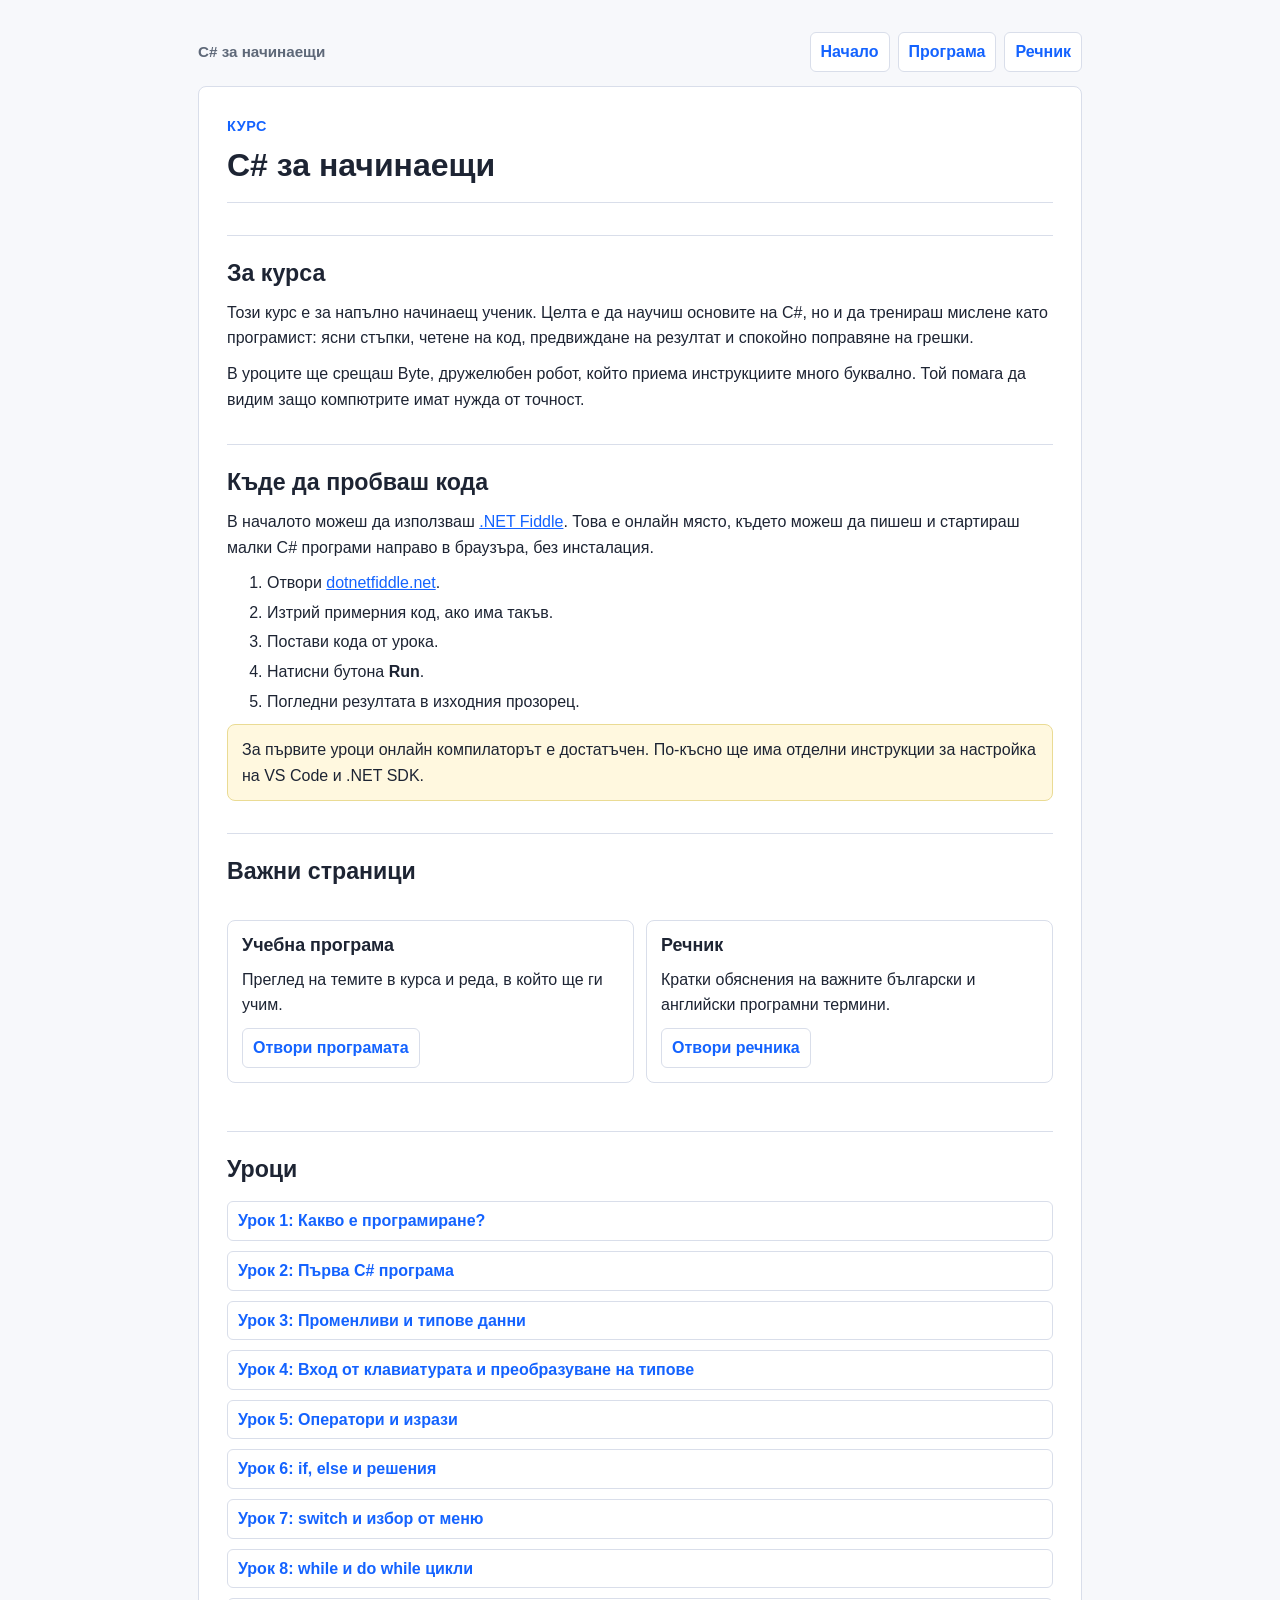
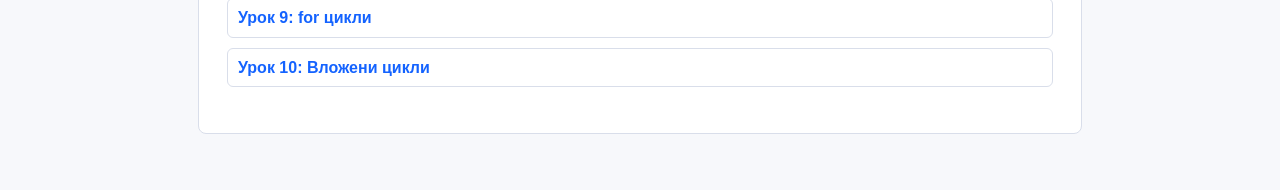
<file: csharp-for-beginners/html/index.html>
<!doctype html>
<html lang="bg">
<head>
  <meta charset="utf-8">
  <meta name="viewport" content="width=device-width, initial-scale=1">
  <meta http-equiv="Cache-Control" content="no-store, no-cache, must-revalidate, max-age=0">
  <meta http-equiv="Pragma" content="no-cache">
  <meta http-equiv="Expires" content="0">
  <title>C# за начинаещи</title>
  <link rel="stylesheet" href="assets/course.css">
  <script>
    (function () {
      var version = Date.now().toString();

      function versionedUrl(href) {
        try {
          var url = new URL(href, window.location.href);
          if (url.origin !== window.location.origin) {
            return href;
          }
          url.searchParams.set("v", version);
          return url.href;
        } catch (error) {
          return href;
        }
      }

      function applyCacheBusting() {
        document.querySelectorAll("link[rel=\"stylesheet\"][href]").forEach(function (link) {
          link.setAttribute("href", versionedUrl(link.getAttribute("href")));
        });

        document.querySelectorAll("a[href]").forEach(function (link) {
          var href = link.getAttribute("href");
          if (/\.html(?:$|[?#])/.test(href)) {
            link.setAttribute("href", versionedUrl(href));
          }
        });
      }

      if (document.readyState === "loading") {
        document.addEventListener("DOMContentLoaded", applyCacheBusting);
      } else {
        applyCacheBusting();
      }
    }());
  </script>
</head>
<body>
  <main class="page">
    <nav class="top-nav" aria-label="Основна навигация">
      <div class="top-nav-title">C# за начинаещи</div>
      <div class="top-nav-links">
        <a href="index.html">Начало</a>
        <a href="docs/curriculum.html">Програма</a>
        <a href="docs/glossary.html">Речник</a>
      </div>
    </nav>

    <article class="lesson">
      <header class="lesson-header">
        <div class="lesson-label">Курс</div>
        <h1>C# за начинаещи</h1>
      </header>

      <section>
        <h2>За курса</h2>
        <p>Този курс е за напълно начинаещ ученик. Целта е да научиш основите на C#, но и да тренираш мислене като програмист: ясни стъпки, четене на код, предвиждане на резултат и спокойно поправяне на грешки.</p>
        <p>В уроците ще срещаш Byte, дружелюбен робот, който приема инструкциите много буквално. Той помага да видим защо компютрите имат нужда от точност.</p>
      </section>

      <section>
        <h2>Къде да пробваш кода</h2>
        <p>В началото можеш да използваш <a href="https://dotnetfiddle.net/" target="_blank" rel="noopener">.NET Fiddle</a>. Това е онлайн място, където можеш да пишеш и стартираш малки C# програми направо в браузъра, без инсталация.</p>
        <ol>
          <li>Отвори <a href="https://dotnetfiddle.net/" target="_blank" rel="noopener">dotnetfiddle.net</a>.</li>
          <li>Изтрий примерния код, ако има такъв.</li>
          <li>Постави кода от урока.</li>
          <li>Натисни бутона <strong>Run</strong>.</li>
          <li>Погледни резултата в изходния прозорец.</li>
        </ol>
        <p class="note">За първите уроци онлайн компилаторът е достатъчен. По-късно ще има отделни инструкции за настройка на VS Code и .NET SDK.</p>
      </section>

      <section>
        <h2>Важни страници</h2>
        <div class="resource-grid">
          <div class="resource-card">
            <h3>Учебна програма</h3>
            <p>Преглед на темите в курса и реда, в който ще ги учим.</p>
            <a class="lesson-link" href="docs/curriculum.html">Отвори програмата</a>
          </div>
          <div class="resource-card">
            <h3>Речник</h3>
            <p>Кратки обяснения на важните български и английски програмни термини.</p>
            <a class="lesson-link" href="docs/glossary.html">Отвори речника</a>
          </div>
        </div>
      </section>

      <section>
        <h2>Уроци</h2>
        <div class="lesson-list">
          <a class="lesson-link" href="lessons/lesson-01.html">Урок 1: Какво е програмиране?</a>
          <a class="lesson-link" href="lessons/lesson-02.html">Урок 2: Първа C# програма</a>
          <a class="lesson-link" href="lessons/lesson-03.html">Урок 3: Променливи и типове данни</a>
          <a class="lesson-link" href="lessons/lesson-04.html">Урок 4: Вход от клавиатурата и преобразуване на типове</a>
          <a class="lesson-link" href="lessons/lesson-05.html">Урок 5: Оператори и изрази</a>
          <a class="lesson-link" href="lessons/lesson-06.html">Урок 6: if, else и решения</a>
          <a class="lesson-link" href="lessons/lesson-07.html">Урок 7: switch и избор от меню</a>
          <a class="lesson-link" href="lessons/lesson-08.html">Урок 8: while и do while цикли</a>
          <a class="lesson-link" href="lessons/lesson-09.html">Урок 9: for цикли</a>
          <a class="lesson-link" href="lessons/lesson-10.html">Урок 10: Вложени цикли</a>
        </div>
      </section>
    </article>
  </main>
</body>
</html>
</file>
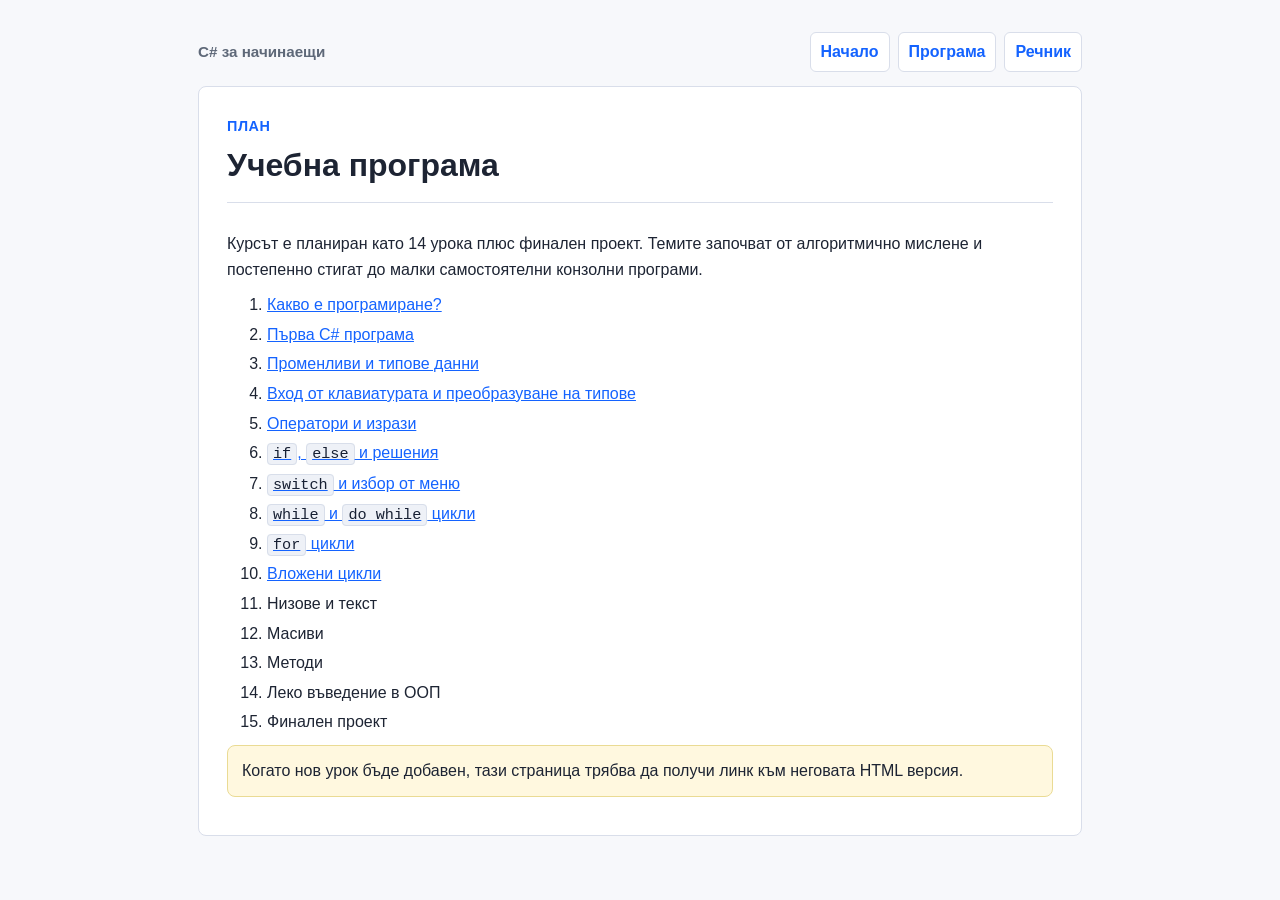
<file: csharp-for-beginners/html/docs/curriculum.html>
<!doctype html>
<html lang="bg">
<head>
  <meta charset="utf-8">
  <meta name="viewport" content="width=device-width, initial-scale=1">
  <meta http-equiv="Cache-Control" content="no-store, no-cache, must-revalidate, max-age=0">
  <meta http-equiv="Pragma" content="no-cache">
  <meta http-equiv="Expires" content="0">
  <title>Учебна програма</title>
  <link rel="stylesheet" href="../assets/course.css">
  <script>
    (function () {
      var version = Date.now().toString();

      function versionedUrl(href) {
        try {
          var url = new URL(href, window.location.href);
          if (url.origin !== window.location.origin) {
            return href;
          }
          url.searchParams.set("v", version);
          return url.href;
        } catch (error) {
          return href;
        }
      }

      function applyCacheBusting() {
        document.querySelectorAll("link[rel=\"stylesheet\"][href]").forEach(function (link) {
          link.setAttribute("href", versionedUrl(link.getAttribute("href")));
        });

        document.querySelectorAll("a[href]").forEach(function (link) {
          var href = link.getAttribute("href");
          if (/\.html(?:$|[?#])/.test(href)) {
            link.setAttribute("href", versionedUrl(href));
          }
        });
      }

      if (document.readyState === "loading") {
        document.addEventListener("DOMContentLoaded", applyCacheBusting);
      } else {
        applyCacheBusting();
      }
    }());
  </script>
</head>
<body>
  <main class="page">
    <nav class="top-nav" aria-label="Основна навигация">
      <div class="top-nav-title">C# за начинаещи</div>
      <div class="top-nav-links">
        <a href="../index.html">Начало</a>
        <a href="curriculum.html">Програма</a>
        <a href="glossary.html">Речник</a>
      </div>
    </nav>

    <article class="lesson">
      <header class="lesson-header">
        <div class="lesson-label">План</div>
        <h1>Учебна програма</h1>
      </header>

      <p>Курсът е планиран като 14 урока плюс финален проект. Темите започват от алгоритмично мислене и постепенно стигат до малки самостоятелни конзолни програми.</p>

      <ol>
        <li><a href="../lessons/lesson-01.html">Какво е програмиране?</a></li>
        <li><a href="../lessons/lesson-02.html">Първа C# програма</a></li>
        <li><a href="../lessons/lesson-03.html">Променливи и типове данни</a></li>
        <li><a href="../lessons/lesson-04.html">Вход от клавиатурата и преобразуване на типове</a></li>
        <li><a href="../lessons/lesson-05.html">Оператори и изрази</a></li>
        <li><a href="../lessons/lesson-06.html"><code>if</code>, <code>else</code> и решения</a></li>
        <li><a href="../lessons/lesson-07.html"><code>switch</code> и избор от меню</a></li>
        <li><a href="../lessons/lesson-08.html"><code>while</code> и <code>do while</code> цикли</a></li>
        <li><a href="../lessons/lesson-09.html"><code>for</code> цикли</a></li>
        <li><a href="../lessons/lesson-10.html">Вложени цикли</a></li>
        <li>Низове и текст</li>
        <li>Масиви</li>
        <li>Методи</li>
        <li>Леко въведение в ООП</li>
        <li>Финален проект</li>
      </ol>

      <p class="note">Когато нов урок бъде добавен, тази страница трябва да получи линк към неговата HTML версия.</p>
    </article>
  </main>
</body>
</html>
</file>
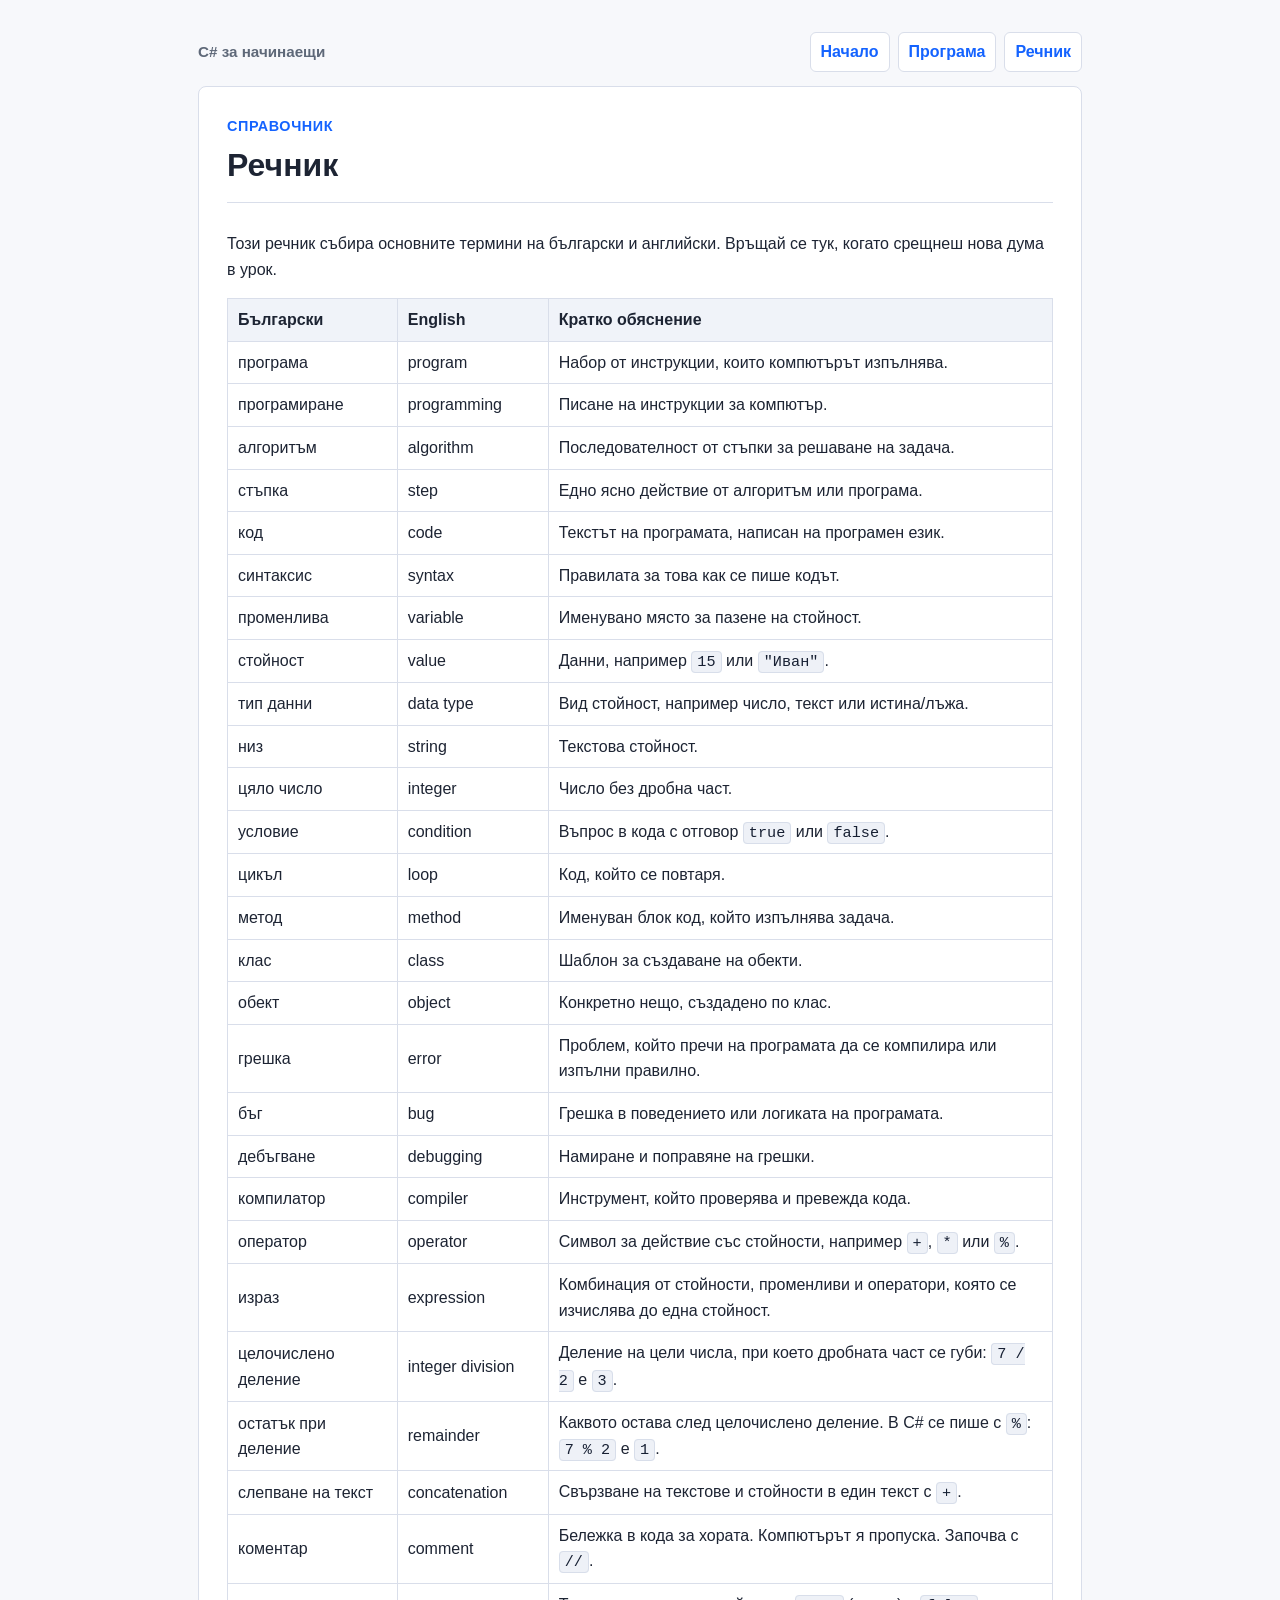
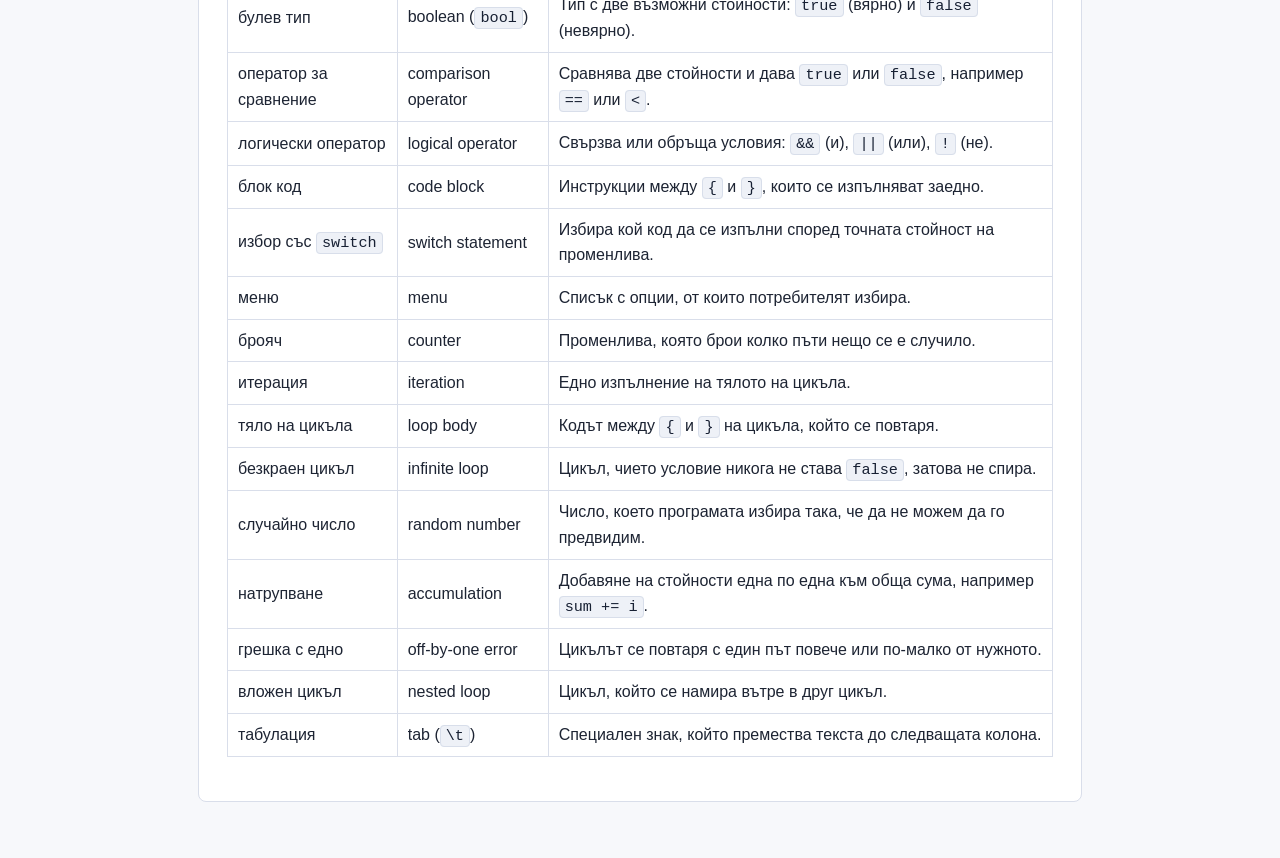
<file: csharp-for-beginners/html/docs/glossary.html>
<!doctype html>
<html lang="bg">
<head>
  <meta charset="utf-8">
  <meta name="viewport" content="width=device-width, initial-scale=1">
  <meta http-equiv="Cache-Control" content="no-store, no-cache, must-revalidate, max-age=0">
  <meta http-equiv="Pragma" content="no-cache">
  <meta http-equiv="Expires" content="0">
  <title>Речник</title>
  <link rel="stylesheet" href="../assets/course.css">
  <script>
    (function () {
      var version = Date.now().toString();

      function versionedUrl(href) {
        try {
          var url = new URL(href, window.location.href);
          if (url.origin !== window.location.origin) {
            return href;
          }
          url.searchParams.set("v", version);
          return url.href;
        } catch (error) {
          return href;
        }
      }

      function applyCacheBusting() {
        document.querySelectorAll("link[rel=\"stylesheet\"][href]").forEach(function (link) {
          link.setAttribute("href", versionedUrl(link.getAttribute("href")));
        });

        document.querySelectorAll("a[href]").forEach(function (link) {
          var href = link.getAttribute("href");
          if (/\.html(?:$|[?#])/.test(href)) {
            link.setAttribute("href", versionedUrl(href));
          }
        });
      }

      if (document.readyState === "loading") {
        document.addEventListener("DOMContentLoaded", applyCacheBusting);
      } else {
        applyCacheBusting();
      }
    }());
  </script>
</head>
<body>
  <main class="page">
    <nav class="top-nav" aria-label="Основна навигация">
      <div class="top-nav-title">C# за начинаещи</div>
      <div class="top-nav-links">
        <a href="../index.html">Начало</a>
        <a href="curriculum.html">Програма</a>
        <a href="glossary.html">Речник</a>
      </div>
    </nav>

    <article class="lesson">
      <header class="lesson-header">
        <div class="lesson-label">Справочник</div>
        <h1>Речник</h1>
      </header>

      <p>Този речник събира основните термини на български и английски. Връщай се тук, когато срещнеш нова дума в урок.</p>

      <table>
        <thead>
          <tr>
            <th>Български</th>
            <th>English</th>
            <th>Кратко обяснение</th>
          </tr>
        </thead>
        <tbody>
          <tr><td>програма</td><td>program</td><td>Набор от инструкции, които компютърът изпълнява.</td></tr>
          <tr><td>програмиране</td><td>programming</td><td>Писане на инструкции за компютър.</td></tr>
          <tr><td>алгоритъм</td><td>algorithm</td><td>Последователност от стъпки за решаване на задача.</td></tr>
          <tr><td>стъпка</td><td>step</td><td>Едно ясно действие от алгоритъм или програма.</td></tr>
          <tr><td>код</td><td>code</td><td>Текстът на програмата, написан на програмен език.</td></tr>
          <tr><td>синтаксис</td><td>syntax</td><td>Правилата за това как се пише кодът.</td></tr>
          <tr><td>променлива</td><td>variable</td><td>Именувано място за пазене на стойност.</td></tr>
          <tr><td>стойност</td><td>value</td><td>Данни, например <code>15</code> или <code>"Иван"</code>.</td></tr>
          <tr><td>тип данни</td><td>data type</td><td>Вид стойност, например число, текст или истина/лъжа.</td></tr>
          <tr><td>низ</td><td>string</td><td>Текстова стойност.</td></tr>
          <tr><td>цяло число</td><td>integer</td><td>Число без дробна част.</td></tr>
          <tr><td>условие</td><td>condition</td><td>Въпрос в кода с отговор <code>true</code> или <code>false</code>.</td></tr>
          <tr><td>цикъл</td><td>loop</td><td>Код, който се повтаря.</td></tr>
          <tr><td>метод</td><td>method</td><td>Именуван блок код, който изпълнява задача.</td></tr>
          <tr><td>клас</td><td>class</td><td>Шаблон за създаване на обекти.</td></tr>
          <tr><td>обект</td><td>object</td><td>Конкретно нещо, създадено по клас.</td></tr>
          <tr><td>грешка</td><td>error</td><td>Проблем, който пречи на програмата да се компилира или изпълни правилно.</td></tr>
          <tr><td>бъг</td><td>bug</td><td>Грешка в поведението или логиката на програмата.</td></tr>
          <tr><td>дебъгване</td><td>debugging</td><td>Намиране и поправяне на грешки.</td></tr>
          <tr><td>компилатор</td><td>compiler</td><td>Инструмент, който проверява и превежда кода.</td></tr>
          <tr><td>оператор</td><td>operator</td><td>Символ за действие със стойности, например <code>+</code>, <code>*</code> или <code>%</code>.</td></tr>
          <tr><td>израз</td><td>expression</td><td>Комбинация от стойности, променливи и оператори, която се изчислява до една стойност.</td></tr>
          <tr><td>целочислено деление</td><td>integer division</td><td>Деление на цели числа, при което дробната част се губи: <code>7 / 2</code> е <code>3</code>.</td></tr>
          <tr><td>остатък при деление</td><td>remainder</td><td>Каквото остава след целочислено деление. В C# се пише с <code>%</code>: <code>7 % 2</code> е <code>1</code>.</td></tr>
          <tr><td>слепване на текст</td><td>concatenation</td><td>Свързване на текстове и стойности в един текст с <code>+</code>.</td></tr>
          <tr><td>коментар</td><td>comment</td><td>Бележка в кода за хората. Компютърът я пропуска. Започва с <code>//</code>.</td></tr>
          <tr><td>булев тип</td><td>boolean (<code>bool</code>)</td><td>Тип с две възможни стойности: <code>true</code> (вярно) и <code>false</code> (невярно).</td></tr>
          <tr><td>оператор за сравнение</td><td>comparison operator</td><td>Сравнява две стойности и дава <code>true</code> или <code>false</code>, например <code>==</code> или <code>&lt;</code>.</td></tr>
          <tr><td>логически оператор</td><td>logical operator</td><td>Свързва или обръща условия: <code>&amp;&amp;</code> (и), <code>||</code> (или), <code>!</code> (не).</td></tr>
          <tr><td>блок код</td><td>code block</td><td>Инструкции между <code>{</code> и <code>}</code>, които се изпълняват заедно.</td></tr>
          <tr><td>избор със <code>switch</code></td><td>switch statement</td><td>Избира кой код да се изпълни според точната стойност на променлива.</td></tr>
          <tr><td>меню</td><td>menu</td><td>Списък с опции, от които потребителят избира.</td></tr>
          <tr><td>брояч</td><td>counter</td><td>Променлива, която брои колко пъти нещо се е случило.</td></tr>
          <tr><td>итерация</td><td>iteration</td><td>Едно изпълнение на тялото на цикъла.</td></tr>
          <tr><td>тяло на цикъла</td><td>loop body</td><td>Кодът между <code>{</code> и <code>}</code> на цикъла, който се повтаря.</td></tr>
          <tr><td>безкраен цикъл</td><td>infinite loop</td><td>Цикъл, чието условие никога не става <code>false</code>, затова не спира.</td></tr>
          <tr><td>случайно число</td><td>random number</td><td>Число, което програмата избира така, че да не можем да го предвидим.</td></tr>
          <tr><td>натрупване</td><td>accumulation</td><td>Добавяне на стойности една по една към обща сума, например <code>sum += i</code>.</td></tr>
          <tr><td>грешка с едно</td><td>off-by-one error</td><td>Цикълът се повтаря с един път повече или по-малко от нужното.</td></tr>
          <tr><td>вложен цикъл</td><td>nested loop</td><td>Цикъл, който се намира вътре в друг цикъл.</td></tr>
          <tr><td>табулация</td><td>tab (<code>\t</code>)</td><td>Специален знак, който премества текста до следващата колона.</td></tr>
        </tbody>
      </table>
    </article>
  </main>
</body>
</html>
</file>
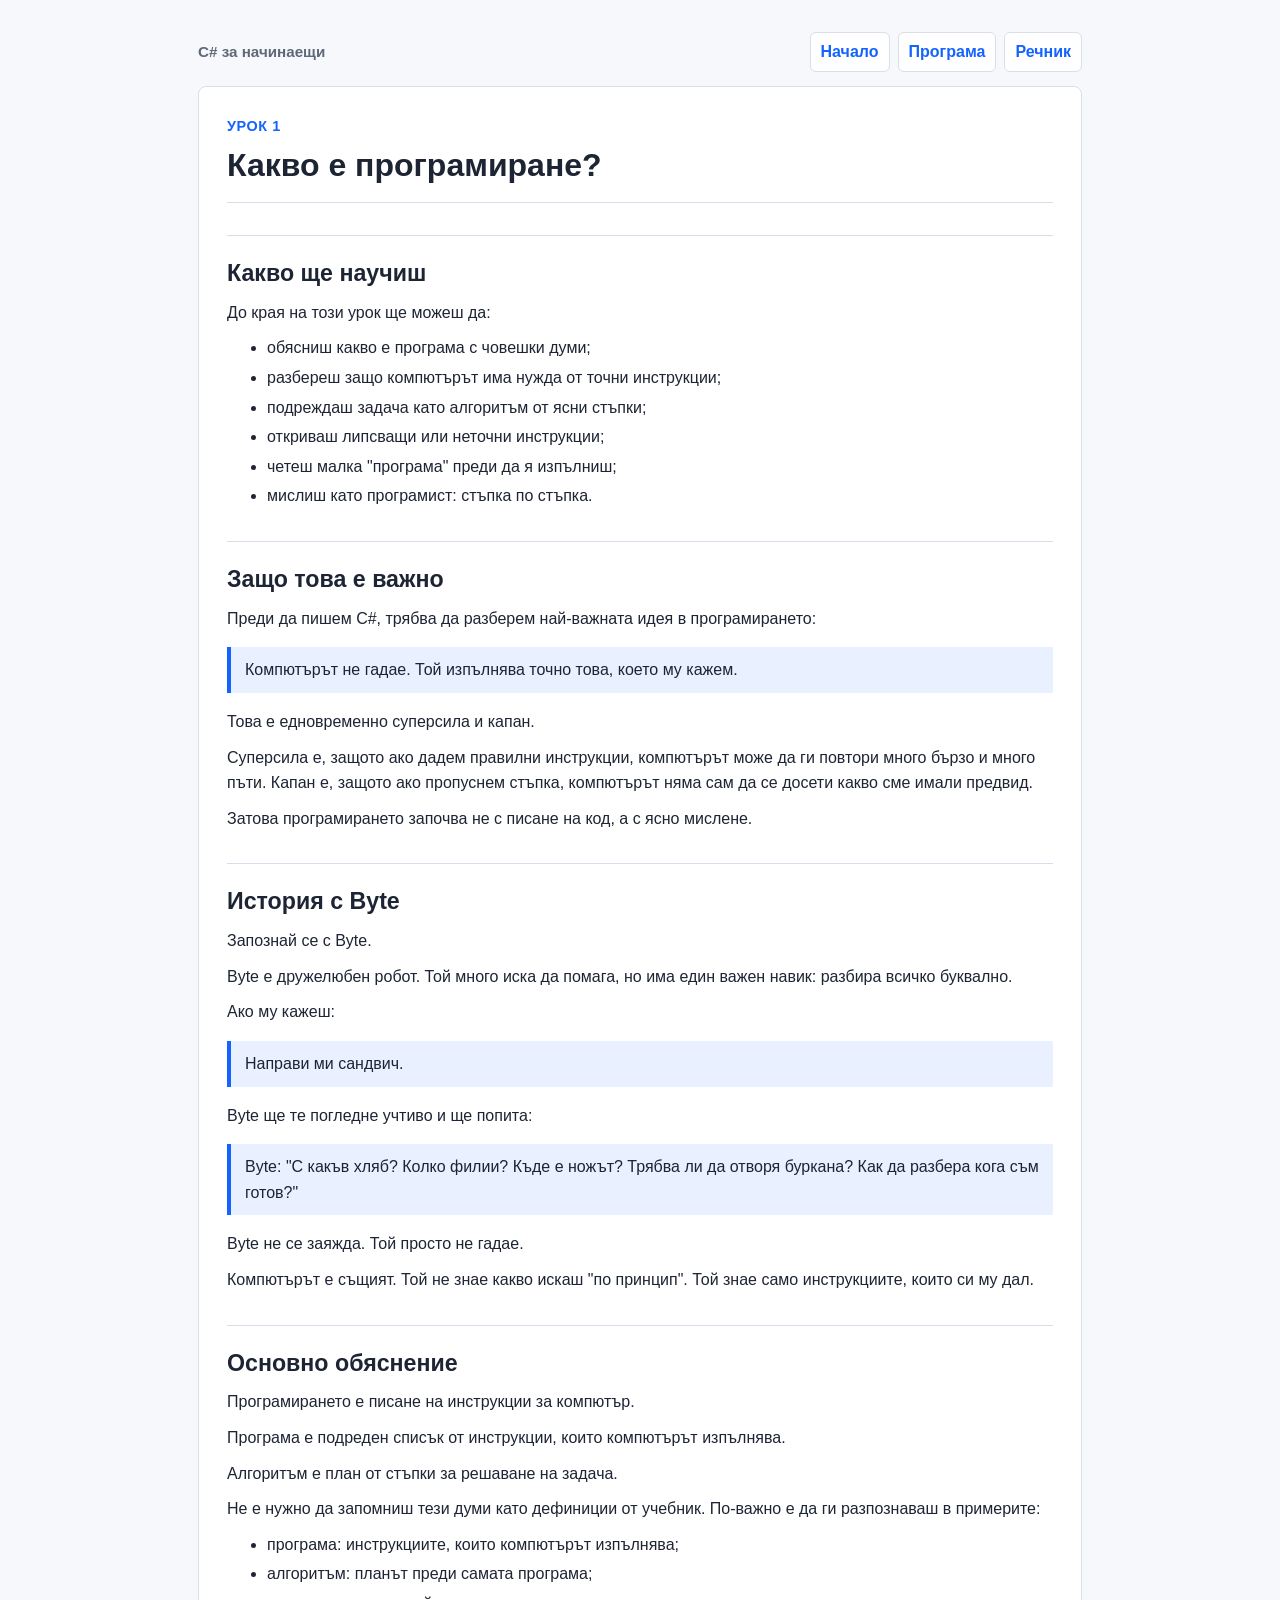
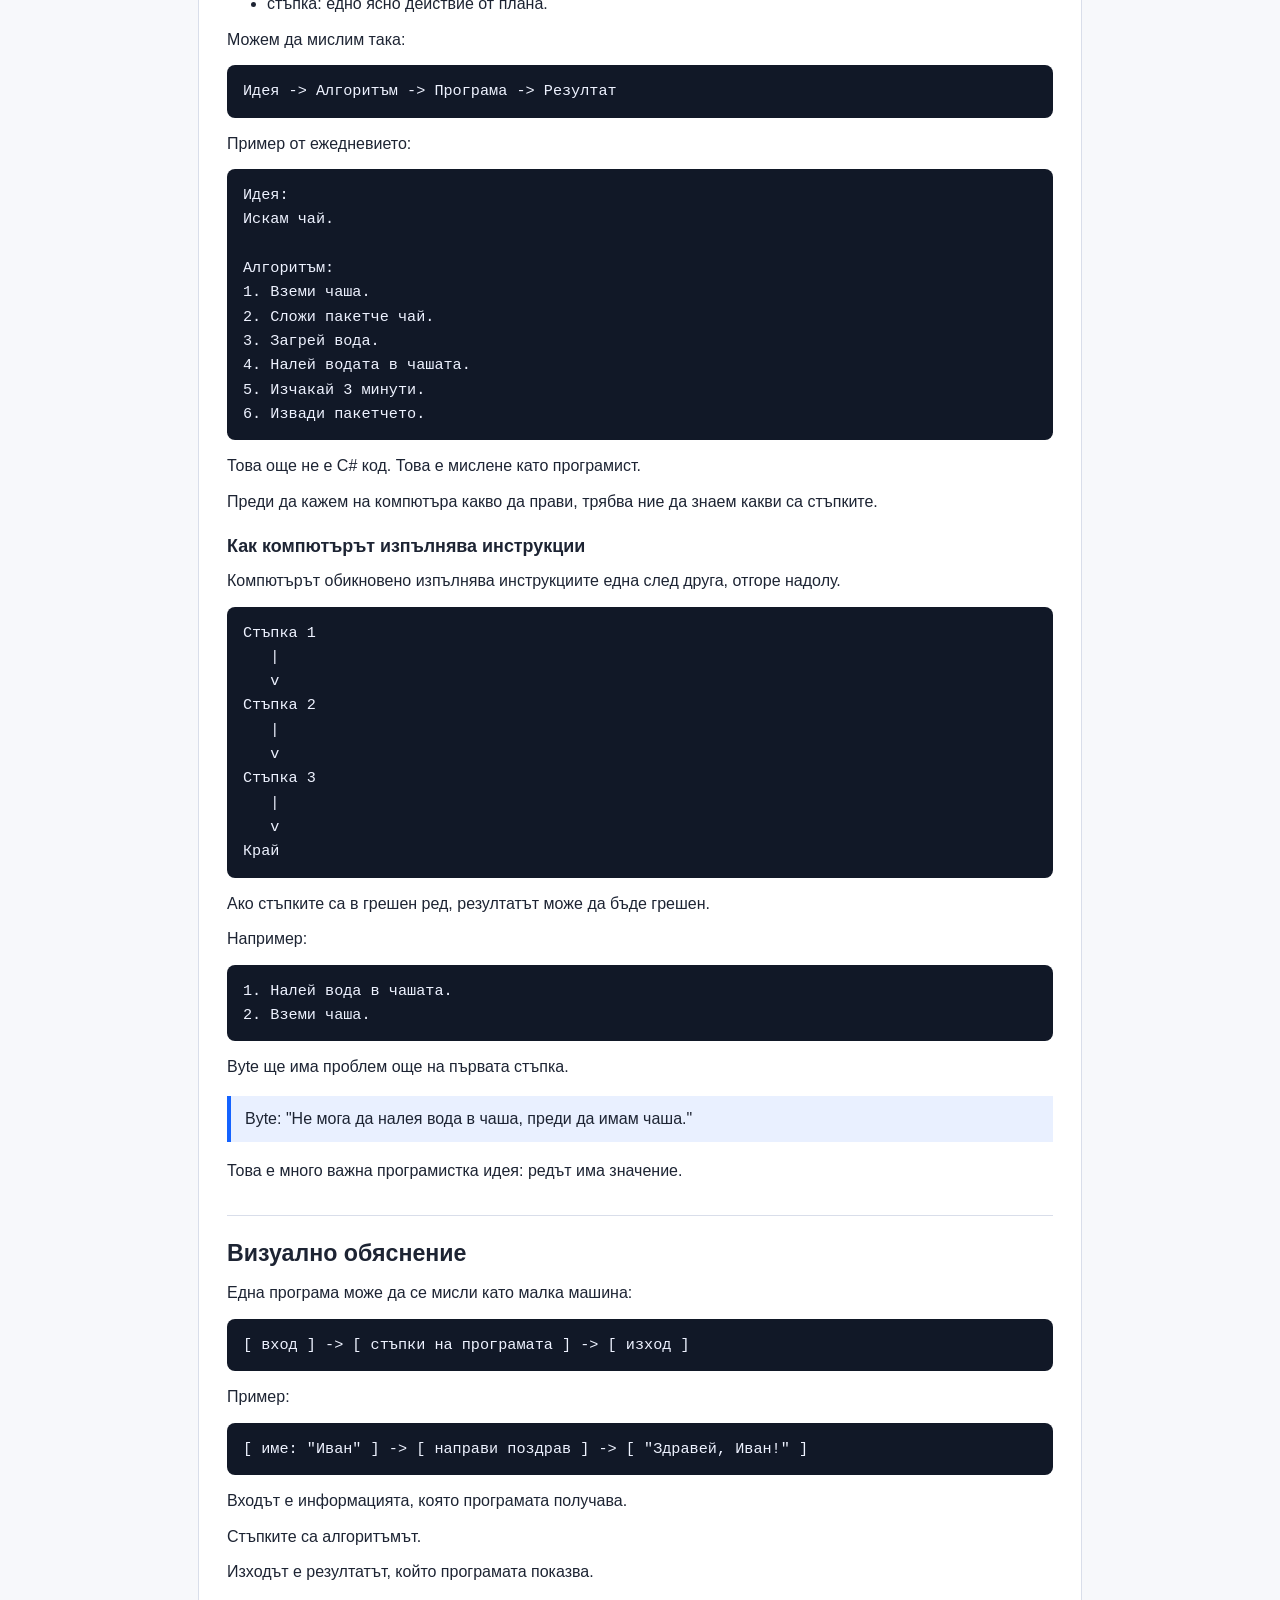
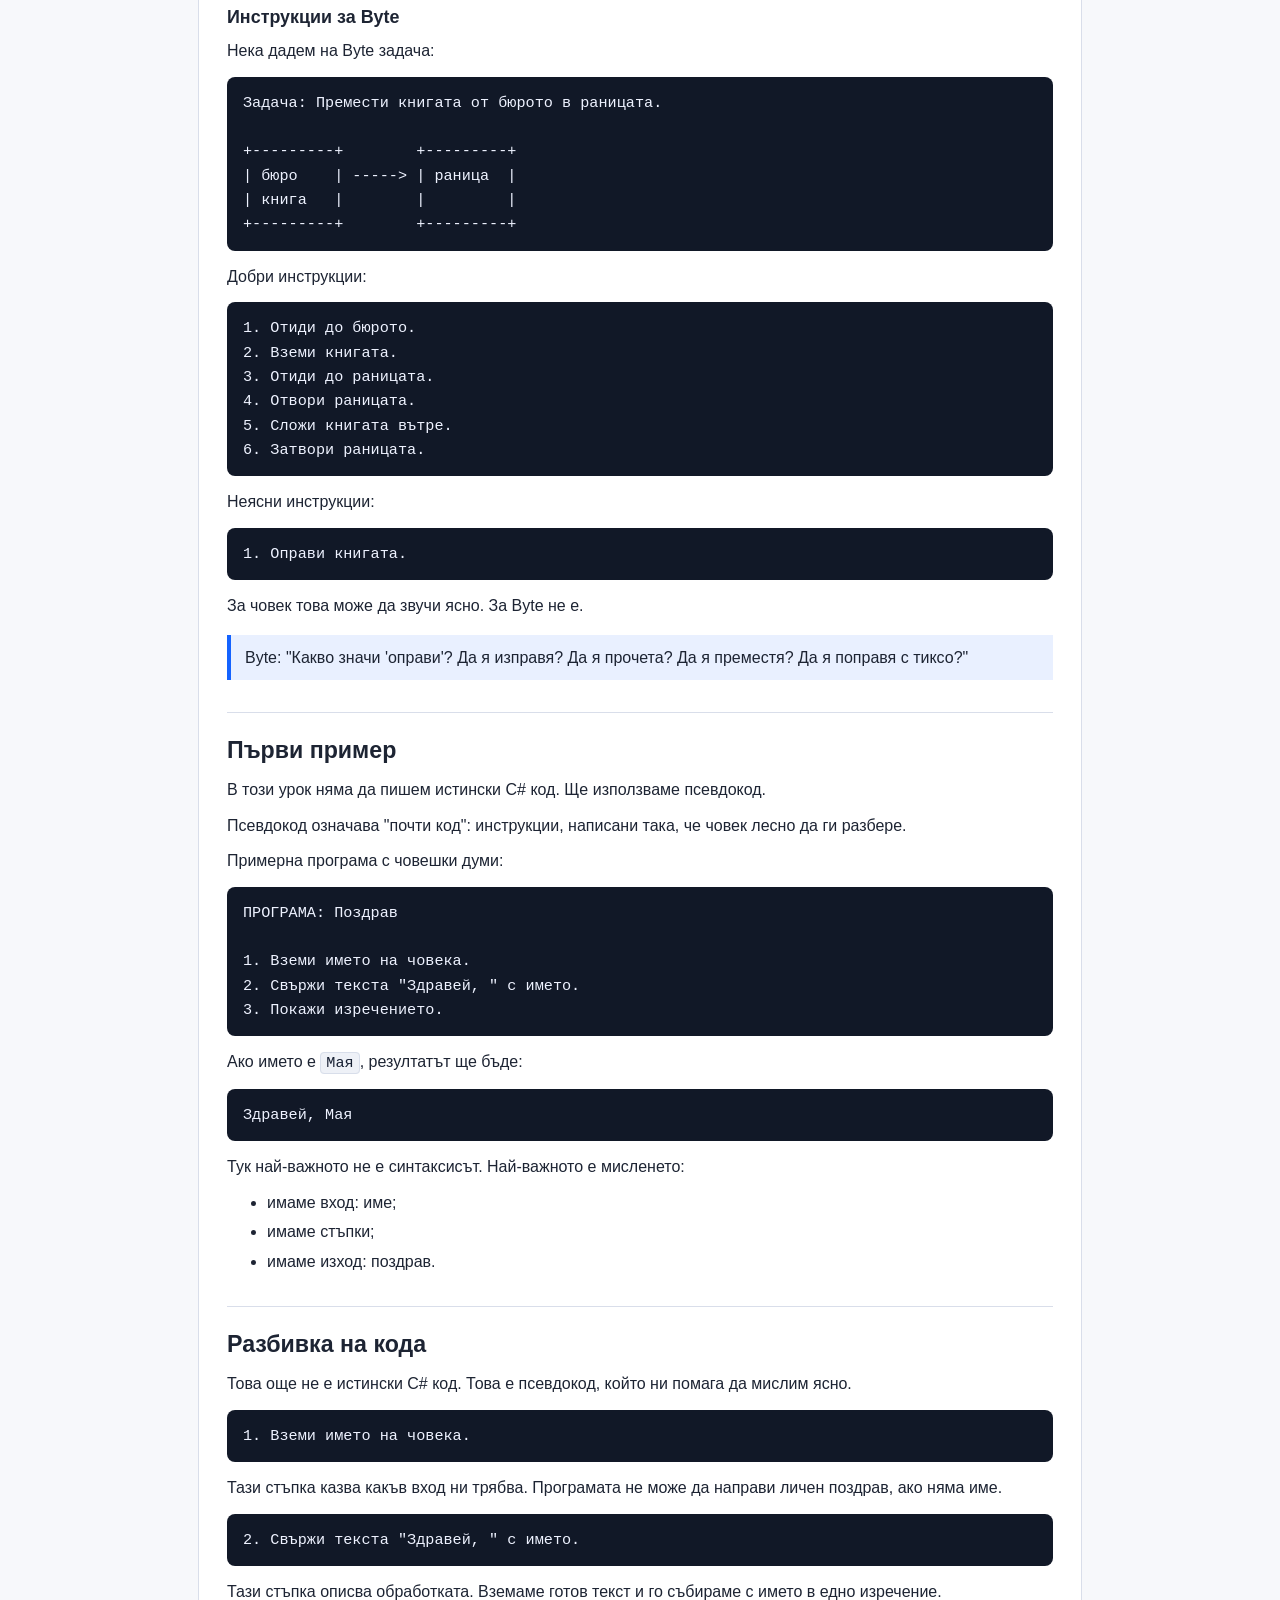
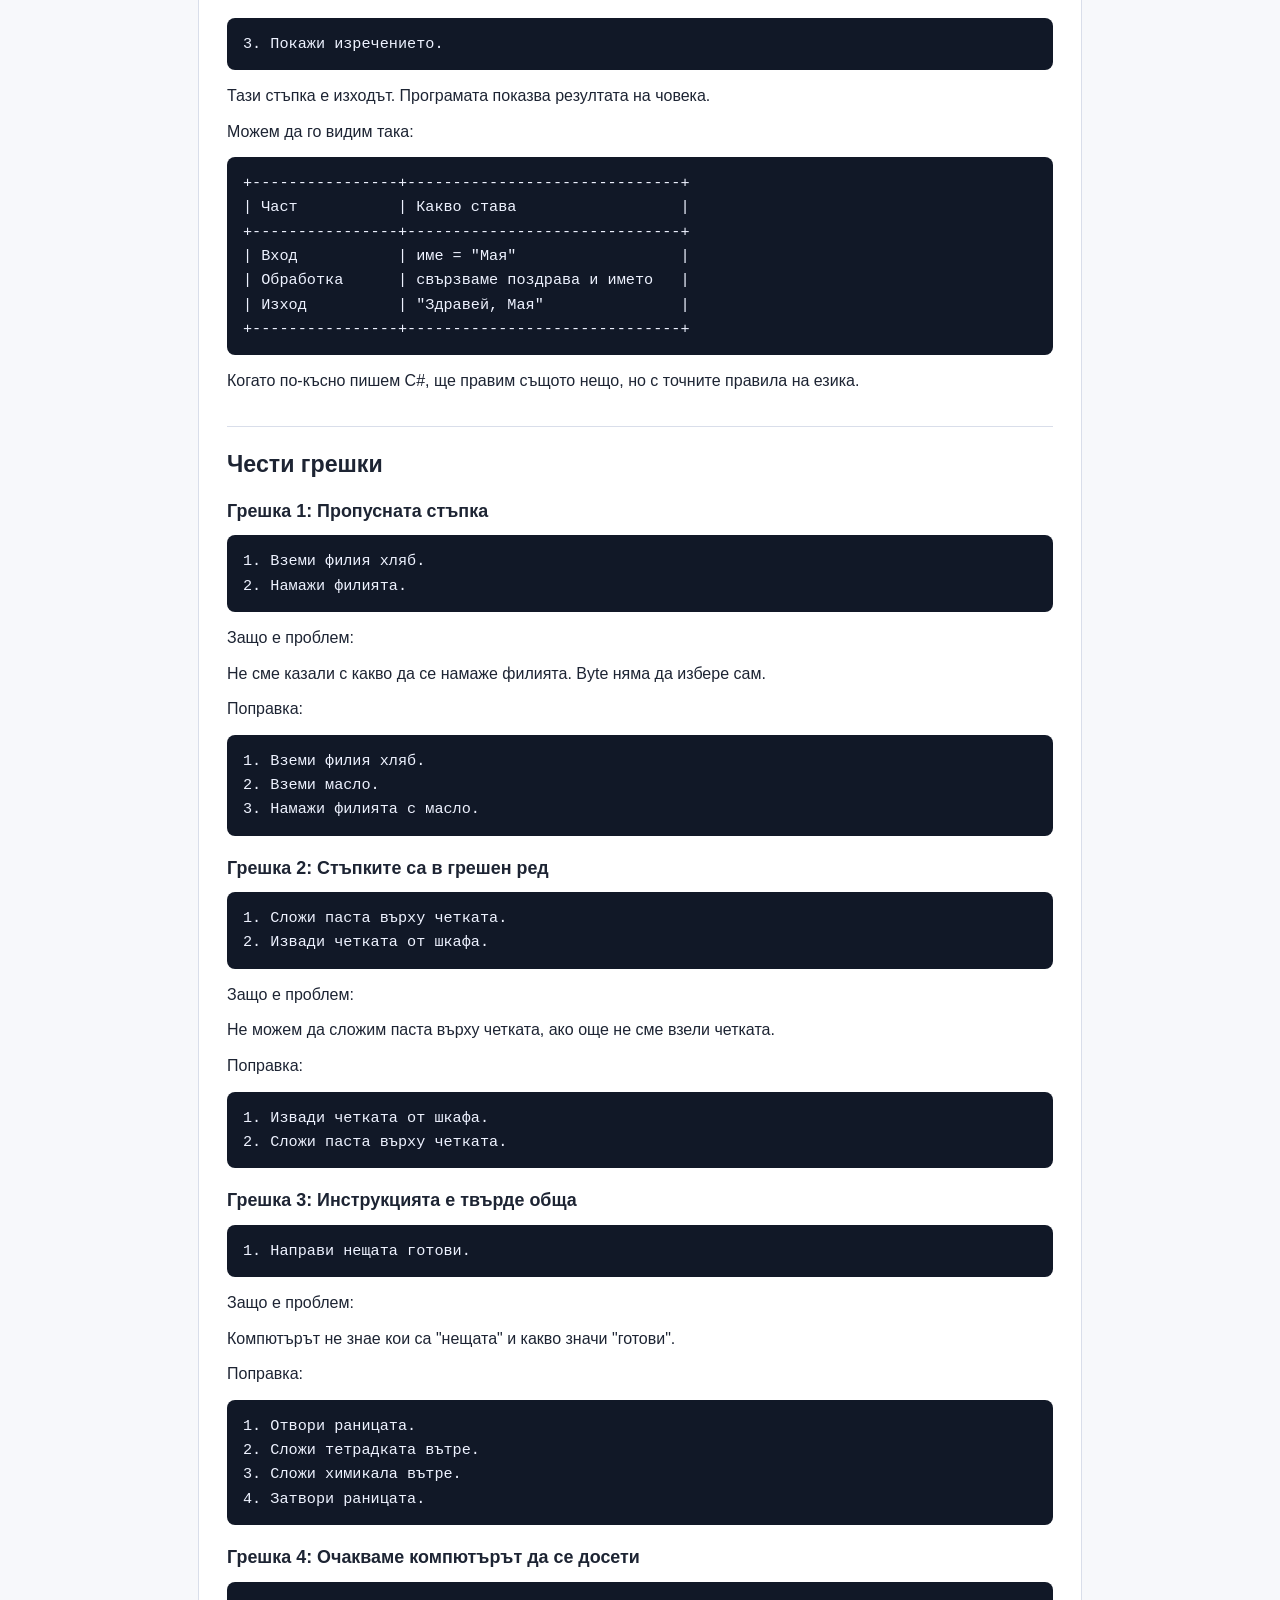
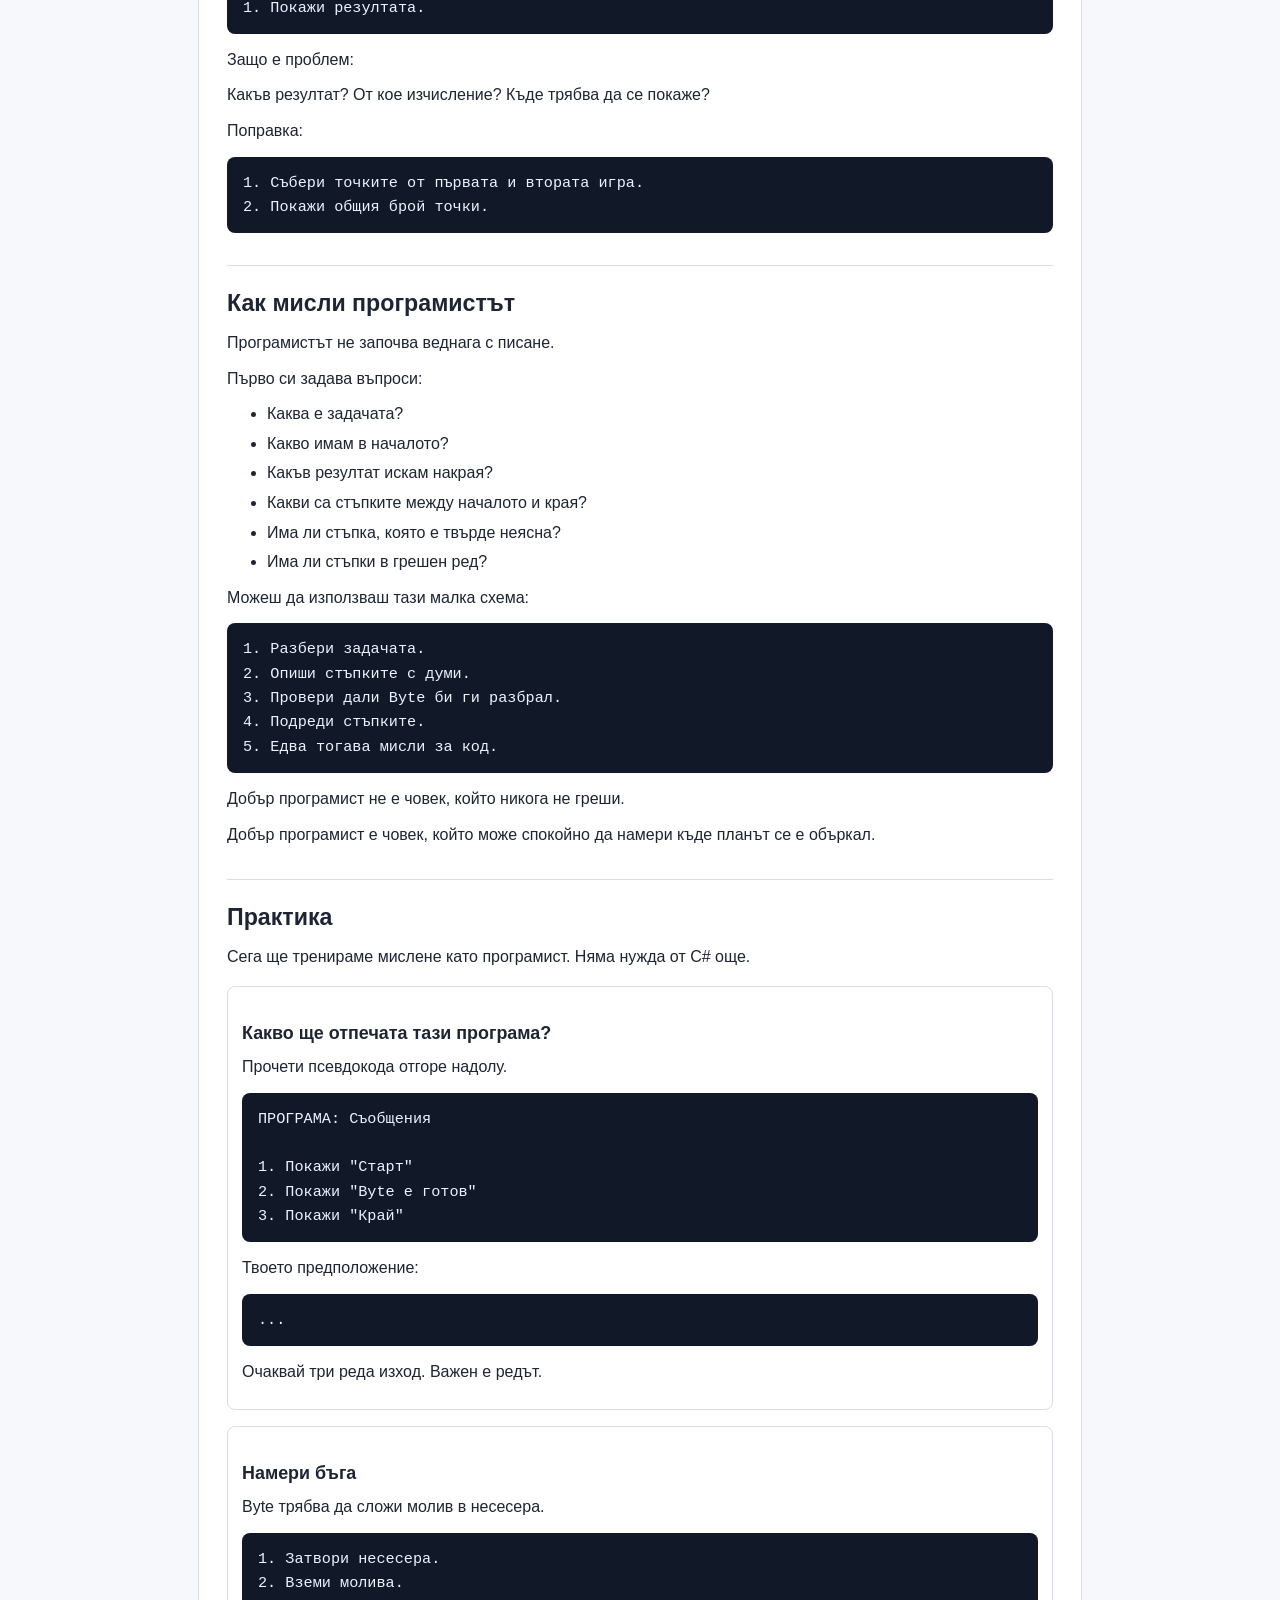
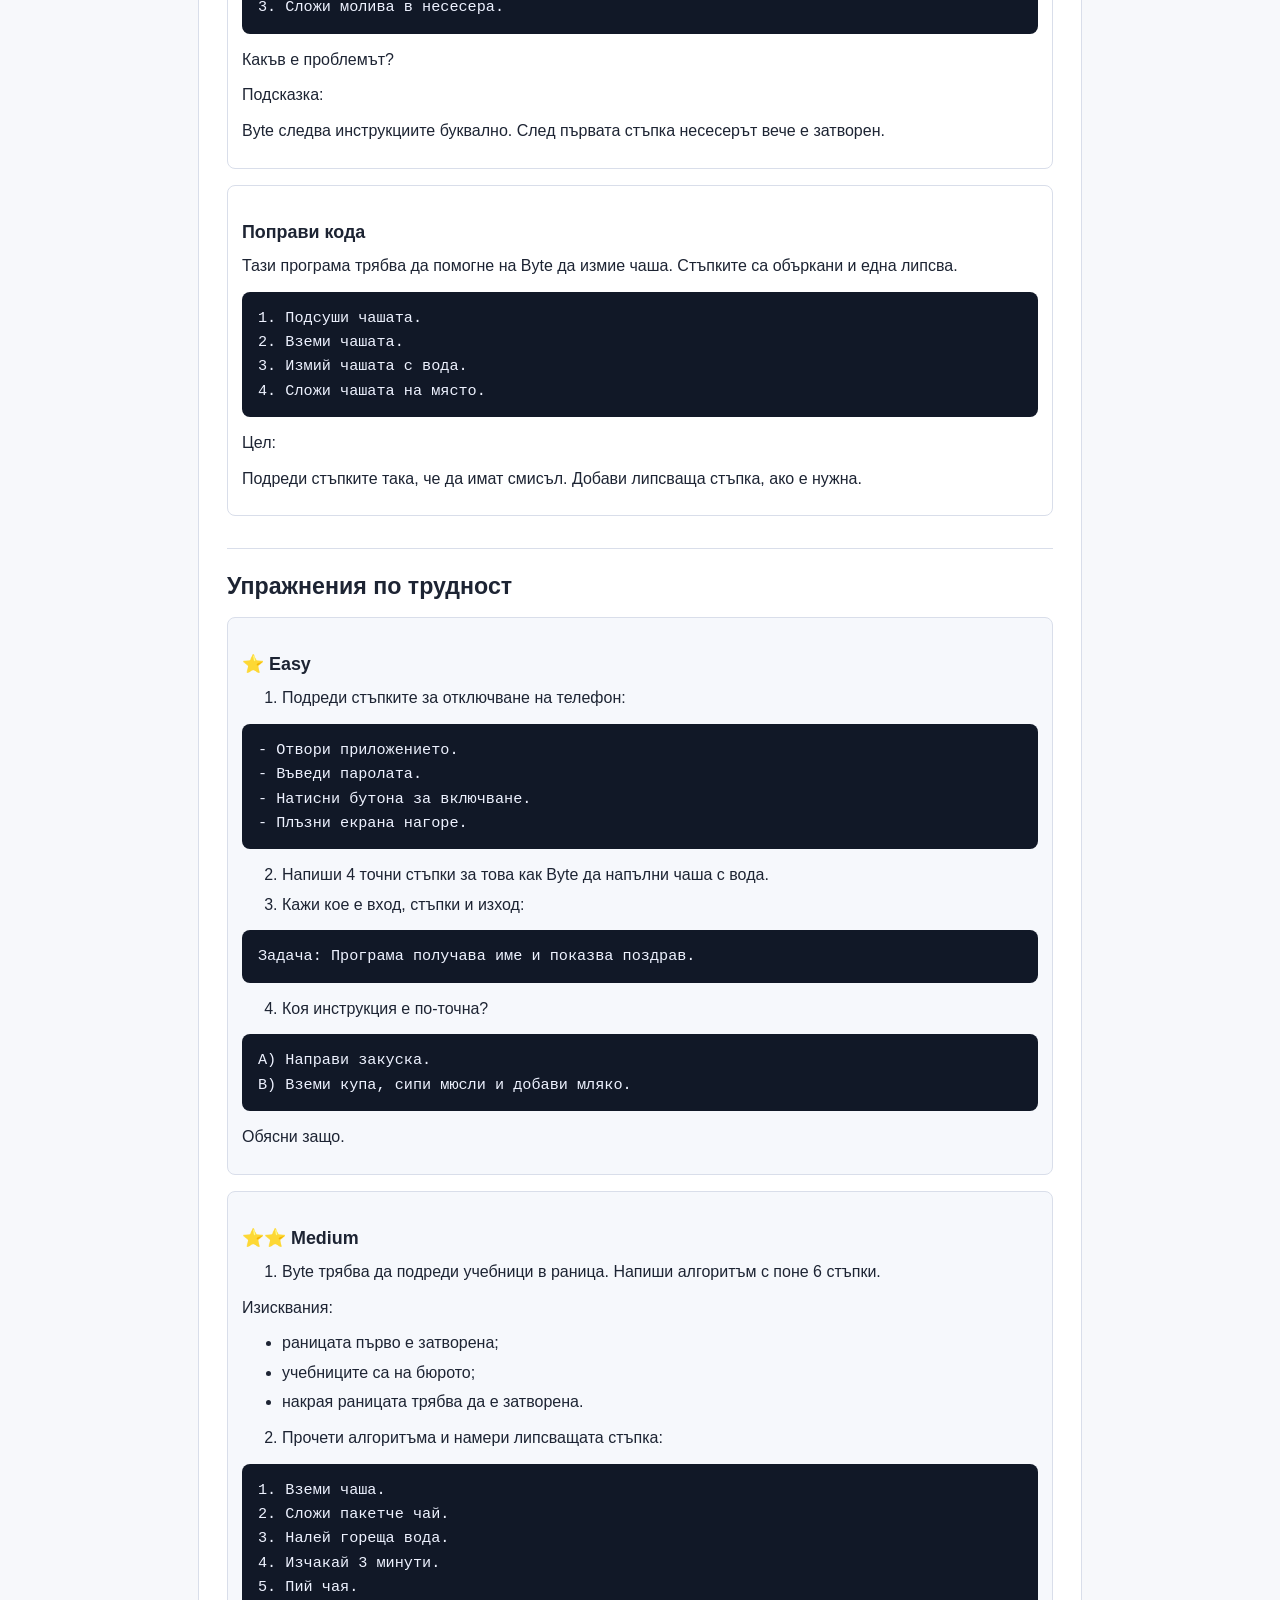
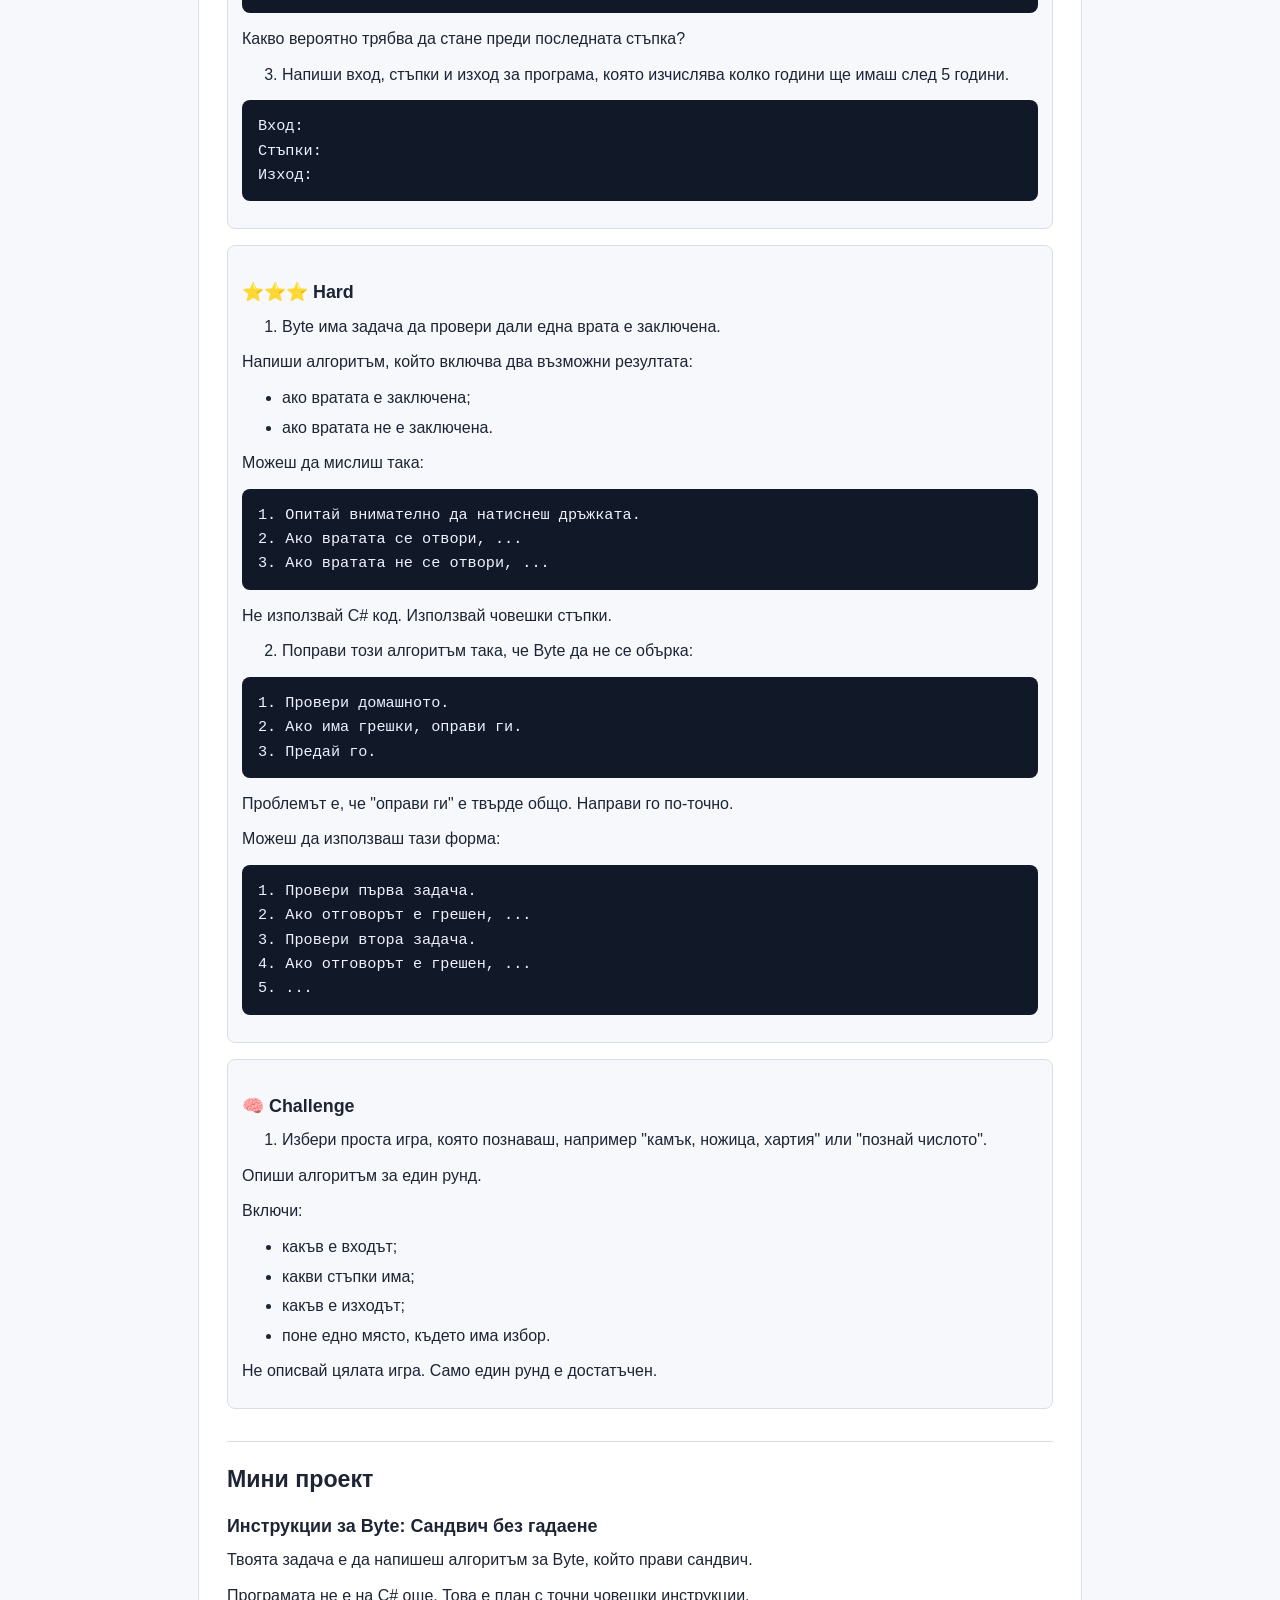
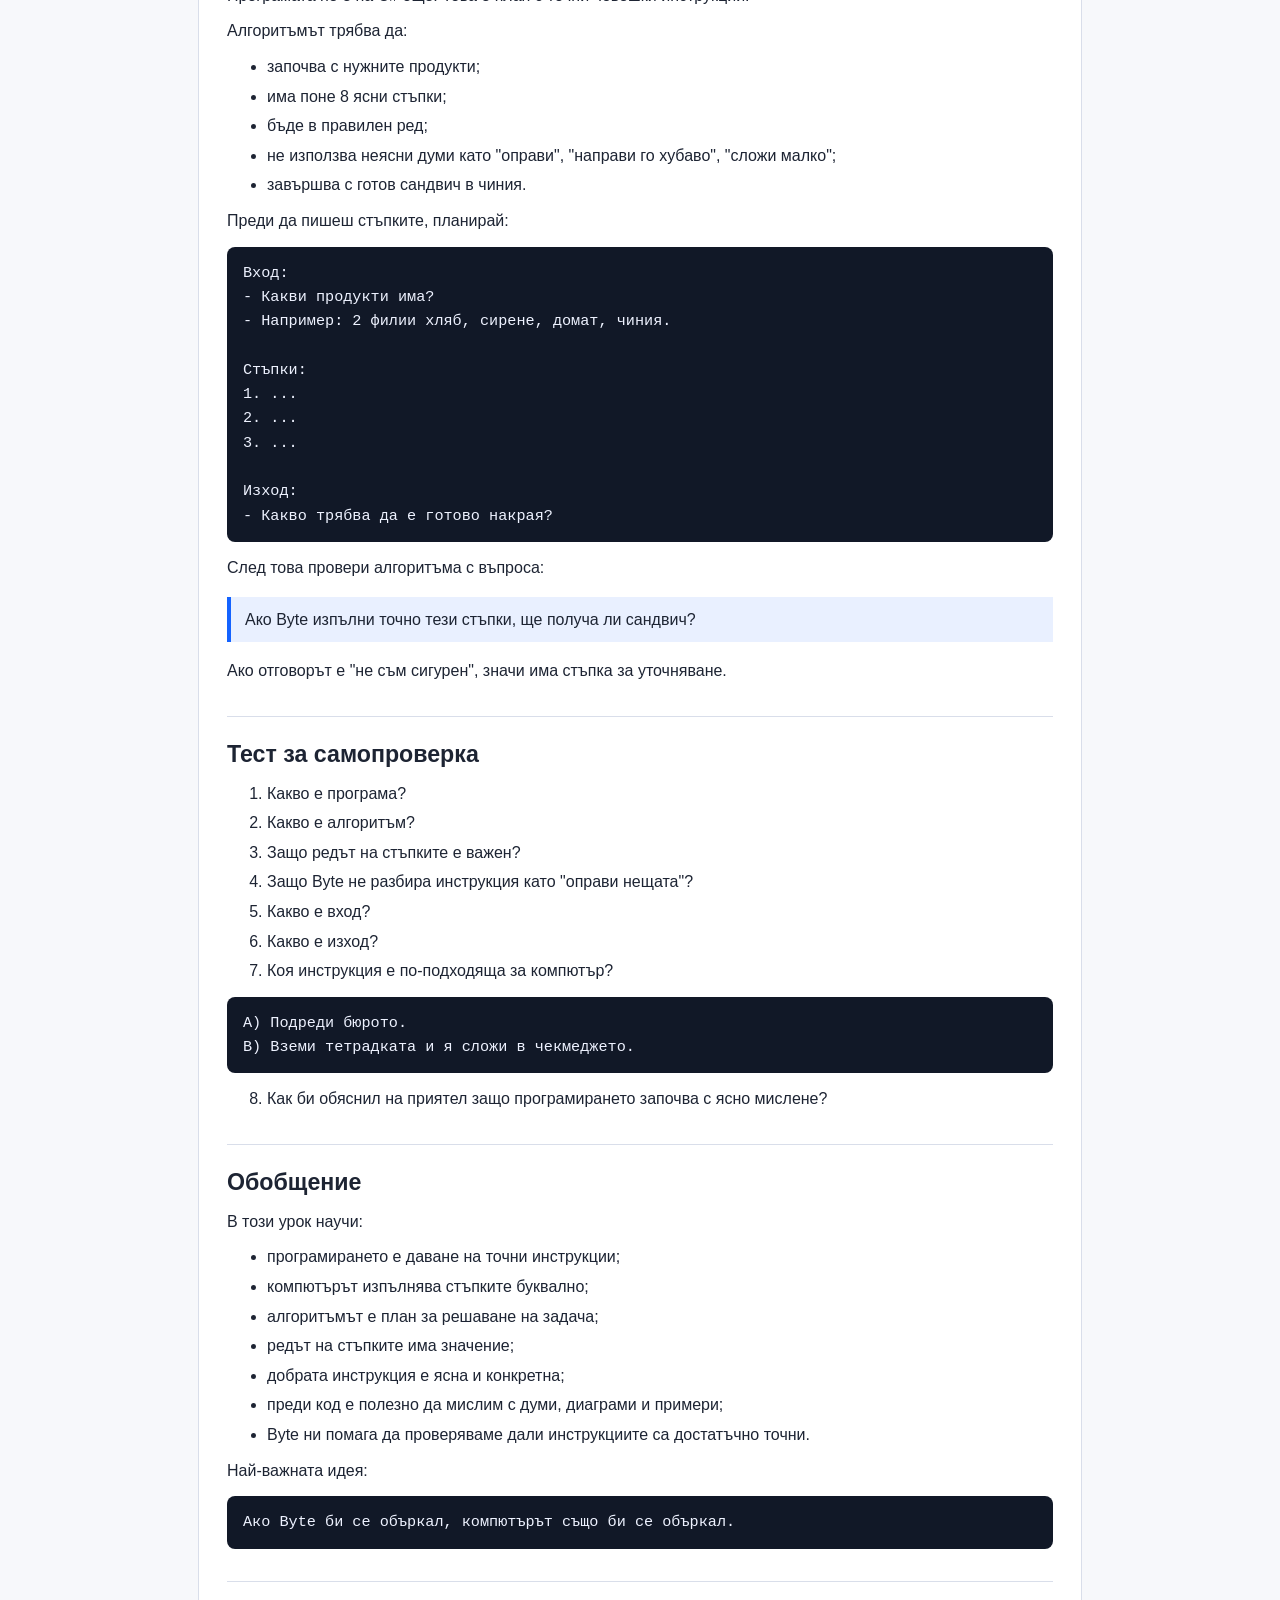
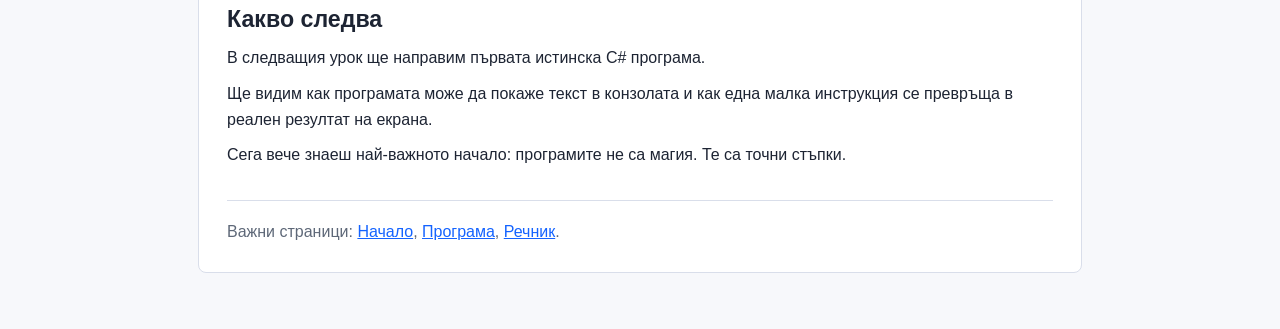
<file: csharp-for-beginners/html/lessons/lesson-01.html>
<!doctype html>
<html lang="bg">
<head>
  <meta charset="utf-8">
  <meta name="viewport" content="width=device-width, initial-scale=1">
  <meta http-equiv="Cache-Control" content="no-store, no-cache, must-revalidate, max-age=0">
  <meta http-equiv="Pragma" content="no-cache">
  <meta http-equiv="Expires" content="0">
  <title>Урок 1: Какво е програмиране?</title>
  <link rel="stylesheet" href="../assets/course.css">
  <script>
    (function () {
      var version = Date.now().toString();

      function versionedUrl(href) {
        try {
          var url = new URL(href, window.location.href);
          if (url.origin !== window.location.origin) {
            return href;
          }
          url.searchParams.set("v", version);
          return url.href;
        } catch (error) {
          return href;
        }
      }

      function applyCacheBusting() {
        document.querySelectorAll("link[rel=\"stylesheet\"][href]").forEach(function (link) {
          link.setAttribute("href", versionedUrl(link.getAttribute("href")));
        });

        document.querySelectorAll("a[href]").forEach(function (link) {
          var href = link.getAttribute("href");
          if (/\.html(?:$|[?#])/.test(href)) {
            link.setAttribute("href", versionedUrl(href));
          }
        });
      }

      if (document.readyState === "loading") {
        document.addEventListener("DOMContentLoaded", applyCacheBusting);
      } else {
        applyCacheBusting();
      }
    }());
  </script>
</head>
<body>
  <main class="page">
    <nav class="top-nav" aria-label="Основна навигация">
      <div class="top-nav-title">C# за начинаещи</div>
      <div class="top-nav-links">
        <a href="../index.html">Начало</a>
        <a href="../docs/curriculum.html">Програма</a>
        <a href="../docs/glossary.html">Речник</a>
      </div>
    </nav>

    <article class="lesson">
      <header class="lesson-header">
        <div class="lesson-label">Урок 1</div>
        <h1>Какво е програмиране?</h1>
      </header>

      <section>
        <h2>Какво ще научиш</h2>
        <p>До края на този урок ще можеш да:</p>
        <ul>
          <li>обясниш какво е програма с човешки думи;</li>
          <li>разбереш защо компютърът има нужда от точни инструкции;</li>
          <li>подреждаш задача като алгоритъм от ясни стъпки;</li>
          <li>откриваш липсващи или неточни инструкции;</li>
          <li>четеш малка "програма" преди да я изпълниш;</li>
          <li>мислиш като програмист: стъпка по стъпка.</li>
        </ul>
      </section>

      <section>
        <h2>Защо това е важно</h2>
        <p>Преди да пишем C#, трябва да разберем най-важната идея в програмирането:</p>
        <blockquote>Компютърът не гадае. Той изпълнява точно това, което му кажем.</blockquote>
        <p>Това е едновременно суперсила и капан.</p>
        <p>Суперсила е, защото ако дадем правилни инструкции, компютърът може да ги повтори много бързо и много пъти. Капан е, защото ако пропуснем стъпка, компютърът няма сам да се досети какво сме имали предвид.</p>
        <p>Затова програмирането започва не с писане на код, а с ясно мислене.</p>
      </section>

      <section>
        <h2>История с Byte</h2>
        <p>Запознай се с Byte.</p>
        <p>Byte е дружелюбен робот. Той много иска да помага, но има един важен навик: разбира всичко буквално.</p>
        <p>Ако му кажеш:</p>
        <blockquote>Направи ми сандвич.</blockquote>
        <p>Byte ще те погледне учтиво и ще попита:</p>
        <blockquote>Byte: "С какъв хляб? Колко филии? Къде е ножът? Трябва ли да отворя буркана? Как да разбера кога съм готов?"</blockquote>
        <p>Byte не се заяжда. Той просто не гадае.</p>
        <p>Компютърът е същият. Той не знае какво искаш "по принцип". Той знае само инструкциите, които си му дал.</p>
      </section>

      <section>
        <h2>Основно обяснение</h2>
        <p>Програмирането е писане на инструкции за компютър.</p>
        <p>Програма е подреден списък от инструкции, които компютърът изпълнява.</p>
        <p>Алгоритъм е план от стъпки за решаване на задача.</p>
        <p>Не е нужно да запомниш тези думи като дефиниции от учебник. По-важно е да ги разпознаваш в примерите:</p>
        <ul>
          <li>програма: инструкциите, които компютърът изпълнява;</li>
          <li>алгоритъм: планът преди самата програма;</li>
          <li>стъпка: едно ясно действие от плана.</li>
        </ul>
        <p>Можем да мислим така:</p>
        <pre><code>Идея -&gt; Алгоритъм -&gt; Програма -&gt; Резултат</code></pre>
        <p>Пример от ежедневието:</p>
        <pre><code>Идея:
Искам чай.

Алгоритъм:
1. Вземи чаша.
2. Сложи пакетче чай.
3. Загрей вода.
4. Налей водата в чашата.
5. Изчакай 3 минути.
6. Извади пакетчето.</code></pre>
        <p>Това още не е C# код. Това е мислене като програмист.</p>
        <p>Преди да кажем на компютъра какво да прави, трябва ние да знаем какви са стъпките.</p>

        <h3>Как компютърът изпълнява инструкции</h3>
        <p>Компютърът обикновено изпълнява инструкциите една след друга, отгоре надолу.</p>
        <pre><code>Стъпка 1
   |
   v
Стъпка 2
   |
   v
Стъпка 3
   |
   v
Край</code></pre>
        <p>Ако стъпките са в грешен ред, резултатът може да бъде грешен.</p>
        <p>Например:</p>
        <pre><code>1. Налей вода в чашата.
2. Вземи чаша.</code></pre>
        <p>Byte ще има проблем още на първата стъпка.</p>
        <blockquote>Byte: "Не мога да налея вода в чаша, преди да имам чаша."</blockquote>
        <p>Това е много важна програмистка идея: редът има значение.</p>
      </section>

      <section>
        <h2>Визуално обяснение</h2>
        <p>Една програма може да се мисли като малка машина:</p>
        <pre><code>[ вход ] -&gt; [ стъпки на програмата ] -&gt; [ изход ]</code></pre>
        <p>Пример:</p>
        <pre><code>[ име: "Иван" ] -&gt; [ направи поздрав ] -&gt; [ "Здравей, Иван!" ]</code></pre>
        <p>Входът е информацията, която програмата получава.</p>
        <p>Стъпките са алгоритъмът.</p>
        <p>Изходът е резултатът, който програмата показва.</p>

        <h3>Инструкции за Byte</h3>
        <p>Нека дадем на Byte задача:</p>
        <pre><code>Задача: Премести книгата от бюрото в раницата.

+---------+        +---------+
| бюро    | -----&gt; | раница  |
| книга   |        |         |
+---------+        +---------+</code></pre>
        <p>Добри инструкции:</p>
        <pre><code>1. Отиди до бюрото.
2. Вземи книгата.
3. Отиди до раницата.
4. Отвори раницата.
5. Сложи книгата вътре.
6. Затвори раницата.</code></pre>
        <p>Неясни инструкции:</p>
        <pre><code>1. Оправи книгата.</code></pre>
        <p>За човек това може да звучи ясно. За Byte не е.</p>
        <blockquote>Byte: "Какво значи 'оправи'? Да я изправя? Да я прочета? Да я преместя? Да я поправя с тиксо?"</blockquote>
      </section>

      <section>
        <h2>Първи пример</h2>
        <p>В този урок няма да пишем истински C# код. Ще използваме псевдокод.</p>
        <p>Псевдокод означава "почти код": инструкции, написани така, че човек лесно да ги разбере.</p>
        <p>Примерна програма с човешки думи:</p>
        <pre><code>ПРОГРАМА: Поздрав

1. Вземи името на човека.
2. Свържи текста "Здравей, " с името.
3. Покажи изречението.</code></pre>
        <p>Ако името е <code>Мая</code>, резултатът ще бъде:</p>
        <pre><code>Здравей, Мая</code></pre>
        <p>Тук най-важното не е синтаксисът. Най-важното е мисленето:</p>
        <ul>
          <li>имаме вход: име;</li>
          <li>имаме стъпки;</li>
          <li>имаме изход: поздрав.</li>
        </ul>
      </section>

      <section>
        <h2>Разбивка на кода</h2>
        <p>Това още не е истински C# код. Това е псевдокод, който ни помага да мислим ясно.</p>
        <pre><code>1. Вземи името на човека.</code></pre>
        <p>Тази стъпка казва какъв вход ни трябва. Програмата не може да направи личен поздрав, ако няма име.</p>
        <pre><code>2. Свържи текста "Здравей, " с името.</code></pre>
        <p>Тази стъпка описва обработката. Вземаме готов текст и го събираме с името в едно изречение.</p>
        <pre><code>3. Покажи изречението.</code></pre>
        <p>Тази стъпка е изходът. Програмата показва резултата на човека.</p>
        <p>Можем да го видим така:</p>
        <pre><code>+----------------+------------------------------+
| Част           | Какво става                  |
+----------------+------------------------------+
| Вход           | име = "Мая"                  |
| Обработка      | свързваме поздрава и името   |
| Изход          | "Здравей, Мая"               |
+----------------+------------------------------+</code></pre>
        <p>Когато по-късно пишем C#, ще правим същото нещо, но с точните правила на езика.</p>
      </section>

      <section>
        <h2>Чести грешки</h2>
        <h3>Грешка 1: Пропусната стъпка</h3>
        <pre><code>1. Вземи филия хляб.
2. Намажи филията.</code></pre>
        <p>Защо е проблем:</p>
        <p>Не сме казали с какво да се намаже филията. Byte няма да избере сам.</p>
        <p>Поправка:</p>
        <pre><code>1. Вземи филия хляб.
2. Вземи масло.
3. Намажи филията с масло.</code></pre>

        <h3>Грешка 2: Стъпките са в грешен ред</h3>
        <pre><code>1. Сложи паста върху четката.
2. Извади четката от шкафа.</code></pre>
        <p>Защо е проблем:</p>
        <p>Не можем да сложим паста върху четката, ако още не сме взели четката.</p>
        <p>Поправка:</p>
        <pre><code>1. Извади четката от шкафа.
2. Сложи паста върху четката.</code></pre>

        <h3>Грешка 3: Инструкцията е твърде обща</h3>
        <pre><code>1. Направи нещата готови.</code></pre>
        <p>Защо е проблем:</p>
        <p>Компютърът не знае кои са "нещата" и какво значи "готови".</p>
        <p>Поправка:</p>
        <pre><code>1. Отвори раницата.
2. Сложи тетрадката вътре.
3. Сложи химикала вътре.
4. Затвори раницата.</code></pre>

        <h3>Грешка 4: Очакваме компютърът да се досети</h3>
        <pre><code>1. Покажи резултата.</code></pre>
        <p>Защо е проблем:</p>
        <p>Какъв резултат? От кое изчисление? Къде трябва да се покаже?</p>
        <p>Поправка:</p>
        <pre><code>1. Събери точките от първата и втората игра.
2. Покажи общия брой точки.</code></pre>
      </section>

      <section>
        <h2>Как мисли програмистът</h2>
        <p>Програмистът не започва веднага с писане.</p>
        <p>Първо си задава въпроси:</p>
        <ul>
          <li>Каква е задачата?</li>
          <li>Какво имам в началото?</li>
          <li>Какъв резултат искам накрая?</li>
          <li>Какви са стъпките между началото и края?</li>
          <li>Има ли стъпка, която е твърде неясна?</li>
          <li>Има ли стъпки в грешен ред?</li>
        </ul>
        <p>Можеш да използваш тази малка схема:</p>
        <pre><code>1. Разбери задачата.
2. Опиши стъпките с думи.
3. Провери дали Byte би ги разбрал.
4. Подреди стъпките.
5. Едва тогава мисли за код.</code></pre>
        <p>Добър програмист не е човек, който никога не греши.</p>
        <p>Добър програмист е човек, който може спокойно да намери къде планът се е объркал.</p>
      </section>

      <section>
        <h2>Практика</h2>
        <p>Сега ще тренираме мислене като програмист. Няма нужда от C# още.</p>

        <div class="practice-block">
          <h3>Какво ще отпечата тази програма?</h3>
          <p>Прочети псевдокода отгоре надолу.</p>
          <pre><code>ПРОГРАМА: Съобщения

1. Покажи "Старт"
2. Покажи "Byte е готов"
3. Покажи "Край"</code></pre>
          <p>Твоето предположение:</p>
          <pre><code>...</code></pre>
          <p>Очаквай три реда изход. Важен е редът.</p>
        </div>

        <div class="practice-block">
          <h3>Намери бъга</h3>
          <p>Byte трябва да сложи молив в несесера.</p>
          <pre><code>1. Затвори несесера.
2. Вземи молива.
3. Сложи молива в несесера.</code></pre>
          <p>Какъв е проблемът?</p>
          <p>Подсказка:</p>
          <p>Byte следва инструкциите буквално. След първата стъпка несесерът вече е затворен.</p>
        </div>

        <div class="practice-block">
          <h3>Поправи кода</h3>
          <p>Тази програма трябва да помогне на Byte да измие чаша. Стъпките са объркани и една липсва.</p>
          <pre><code>1. Подсуши чашата.
2. Вземи чашата.
3. Измий чашата с вода.
4. Сложи чашата на място.</code></pre>
          <p>Цел:</p>
          <p>Подреди стъпките така, че да имат смисъл. Добави липсваща стъпка, ако е нужна.</p>
        </div>
      </section>

      <section>
        <h2>Упражнения по трудност</h2>
        <div class="difficulty">
          <h3>⭐ Easy</h3>
          <ol>
            <li>Подреди стъпките за отключване на телефон:</li>
          </ol>
          <pre><code>- Отвори приложението.
- Въведи паролата.
- Натисни бутона за включване.
- Плъзни екрана нагоре.</code></pre>
          <ol start="2">
            <li>Напиши 4 точни стъпки за това как Byte да напълни чаша с вода.</li>
            <li>Кажи кое е вход, стъпки и изход:</li>
          </ol>
          <pre><code>Задача: Програма получава име и показва поздрав.</code></pre>
          <ol start="4">
            <li>Коя инструкция е по-точна?</li>
          </ol>
          <pre><code>A) Направи закуска.
B) Вземи купа, сипи мюсли и добави мляко.</code></pre>
          <p>Обясни защо.</p>
        </div>

        <div class="difficulty">
          <h3>⭐⭐ Medium</h3>
          <ol>
            <li>Byte трябва да подреди учебници в раница. Напиши алгоритъм с поне 6 стъпки.</li>
          </ol>
          <p>Изисквания:</p>
          <ul>
            <li>раницата първо е затворена;</li>
            <li>учебниците са на бюрото;</li>
            <li>накрая раницата трябва да е затворена.</li>
          </ul>
          <ol start="2">
            <li>Прочети алгоритъма и намери липсващата стъпка:</li>
          </ol>
          <pre><code>1. Вземи чаша.
2. Сложи пакетче чай.
3. Налей гореща вода.
4. Изчакай 3 минути.
5. Пий чая.</code></pre>
          <p>Какво вероятно трябва да стане преди последната стъпка?</p>
          <ol start="3">
            <li>Напиши вход, стъпки и изход за програма, която изчислява колко години ще имаш след 5 години.</li>
          </ol>
          <pre><code>Вход:
Стъпки:
Изход:</code></pre>
        </div>

        <div class="difficulty">
          <h3>⭐⭐⭐ Hard</h3>
          <ol>
            <li>Byte има задача да провери дали една врата е заключена.</li>
          </ol>
          <p>Напиши алгоритъм, който включва два възможни резултата:</p>
          <ul>
            <li>ако вратата е заключена;</li>
            <li>ако вратата не е заключена.</li>
          </ul>
          <p>Можеш да мислиш така:</p>
          <pre><code>1. Опитай внимателно да натиснеш дръжката.
2. Ако вратата се отвори, ...
3. Ако вратата не се отвори, ...</code></pre>
          <p>Не използвай C# код. Използвай човешки стъпки.</p>
          <ol start="2">
            <li>Поправи този алгоритъм така, че Byte да не се обърка:</li>
          </ol>
          <pre><code>1. Провери домашното.
2. Ако има грешки, оправи ги.
3. Предай го.</code></pre>
          <p>Проблемът е, че "оправи ги" е твърде общо. Направи го по-точно.</p>
          <p>Можеш да използваш тази форма:</p>
          <pre><code>1. Провери първа задача.
2. Ако отговорът е грешен, ...
3. Провери втора задача.
4. Ако отговорът е грешен, ...
5. ...</code></pre>
        </div>

        <div class="difficulty">
          <h3>🧠 Challenge</h3>
          <ol>
            <li>Избери проста игра, която познаваш, например "камък, ножица, хартия" или "познай числото".</li>
          </ol>
          <p>Опиши алгоритъм за един рунд.</p>
          <p>Включи:</p>
          <ul>
            <li>какъв е входът;</li>
            <li>какви стъпки има;</li>
            <li>какъв е изходът;</li>
            <li>поне едно място, където има избор.</li>
          </ul>
          <p>Не описвай цялата игра. Само един рунд е достатъчен.</p>
        </div>
      </section>

      <section>
        <h2>Мини проект</h2>
        <h3>Инструкции за Byte: Сандвич без гадаене</h3>
        <p>Твоята задача е да напишеш алгоритъм за Byte, който прави сандвич.</p>
        <p>Програмата не е на C# още. Това е план с точни човешки инструкции.</p>
        <p>Алгоритъмът трябва да:</p>
        <ul>
          <li>започва с нужните продукти;</li>
          <li>има поне 8 ясни стъпки;</li>
          <li>бъде в правилен ред;</li>
          <li>не използва неясни думи като "оправи", "направи го хубаво", "сложи малко";</li>
          <li>завършва с готов сандвич в чиния.</li>
        </ul>
        <p>Преди да пишеш стъпките, планирай:</p>
        <pre><code>Вход:
- Какви продукти има?
- Например: 2 филии хляб, сирене, домат, чиния.

Стъпки:
1. ...
2. ...
3. ...

Изход:
- Какво трябва да е готово накрая?</code></pre>
        <p>След това провери алгоритъма с въпроса:</p>
        <blockquote>Ако Byte изпълни точно тези стъпки, ще получа ли сандвич?</blockquote>
        <p>Ако отговорът е "не съм сигурен", значи има стъпка за уточняване.</p>
      </section>

      <section>
        <h2>Тест за самопроверка</h2>
        <ol>
          <li>Какво е програма?</li>
          <li>Какво е алгоритъм?</li>
          <li>Защо редът на стъпките е важен?</li>
          <li>Защо Byte не разбира инструкция като "оправи нещата"?</li>
          <li>Какво е вход?</li>
          <li>Какво е изход?</li>
          <li>Коя инструкция е по-подходяща за компютър?</li>
        </ol>
        <pre><code>A) Подреди бюрото.
B) Вземи тетрадката и я сложи в чекмеджето.</code></pre>
        <ol start="8">
          <li>Как би обяснил на приятел защо програмирането започва с ясно мислене?</li>
        </ol>
      </section>

      <section>
        <h2>Обобщение</h2>
        <p>В този урок научи:</p>
        <ul>
          <li>програмирането е даване на точни инструкции;</li>
          <li>компютърът изпълнява стъпките буквално;</li>
          <li>алгоритъмът е план за решаване на задача;</li>
          <li>редът на стъпките има значение;</li>
          <li>добрата инструкция е ясна и конкретна;</li>
          <li>преди код е полезно да мислим с думи, диаграми и примери;</li>
          <li>Byte ни помага да проверяваме дали инструкциите са достатъчно точни.</li>
        </ul>
        <p>Най-важната идея:</p>
        <pre><code>Ако Byte би се объркал, компютърът също би се объркал.</code></pre>
      </section>

      <section>
        <h2>Какво следва</h2>
        <p>В следващия урок ще направим първата истинска C# програма.</p>
        <p>Ще видим как програмата може да покаже текст в конзолата и как една малка инструкция се превръща в реален резултат на екрана.</p>
        <p>Сега вече знаеш най-важното начало: програмите не са магия. Те са точни стъпки.</p>
      </section>

      <footer class="footer-nav">
        Важни страници: <a href="../index.html">Начало</a>, <a href="../docs/curriculum.html">Програма</a>, <a href="../docs/glossary.html">Речник</a>.
      </footer>
    </article>
  </main>
</body>
</html>
</file>
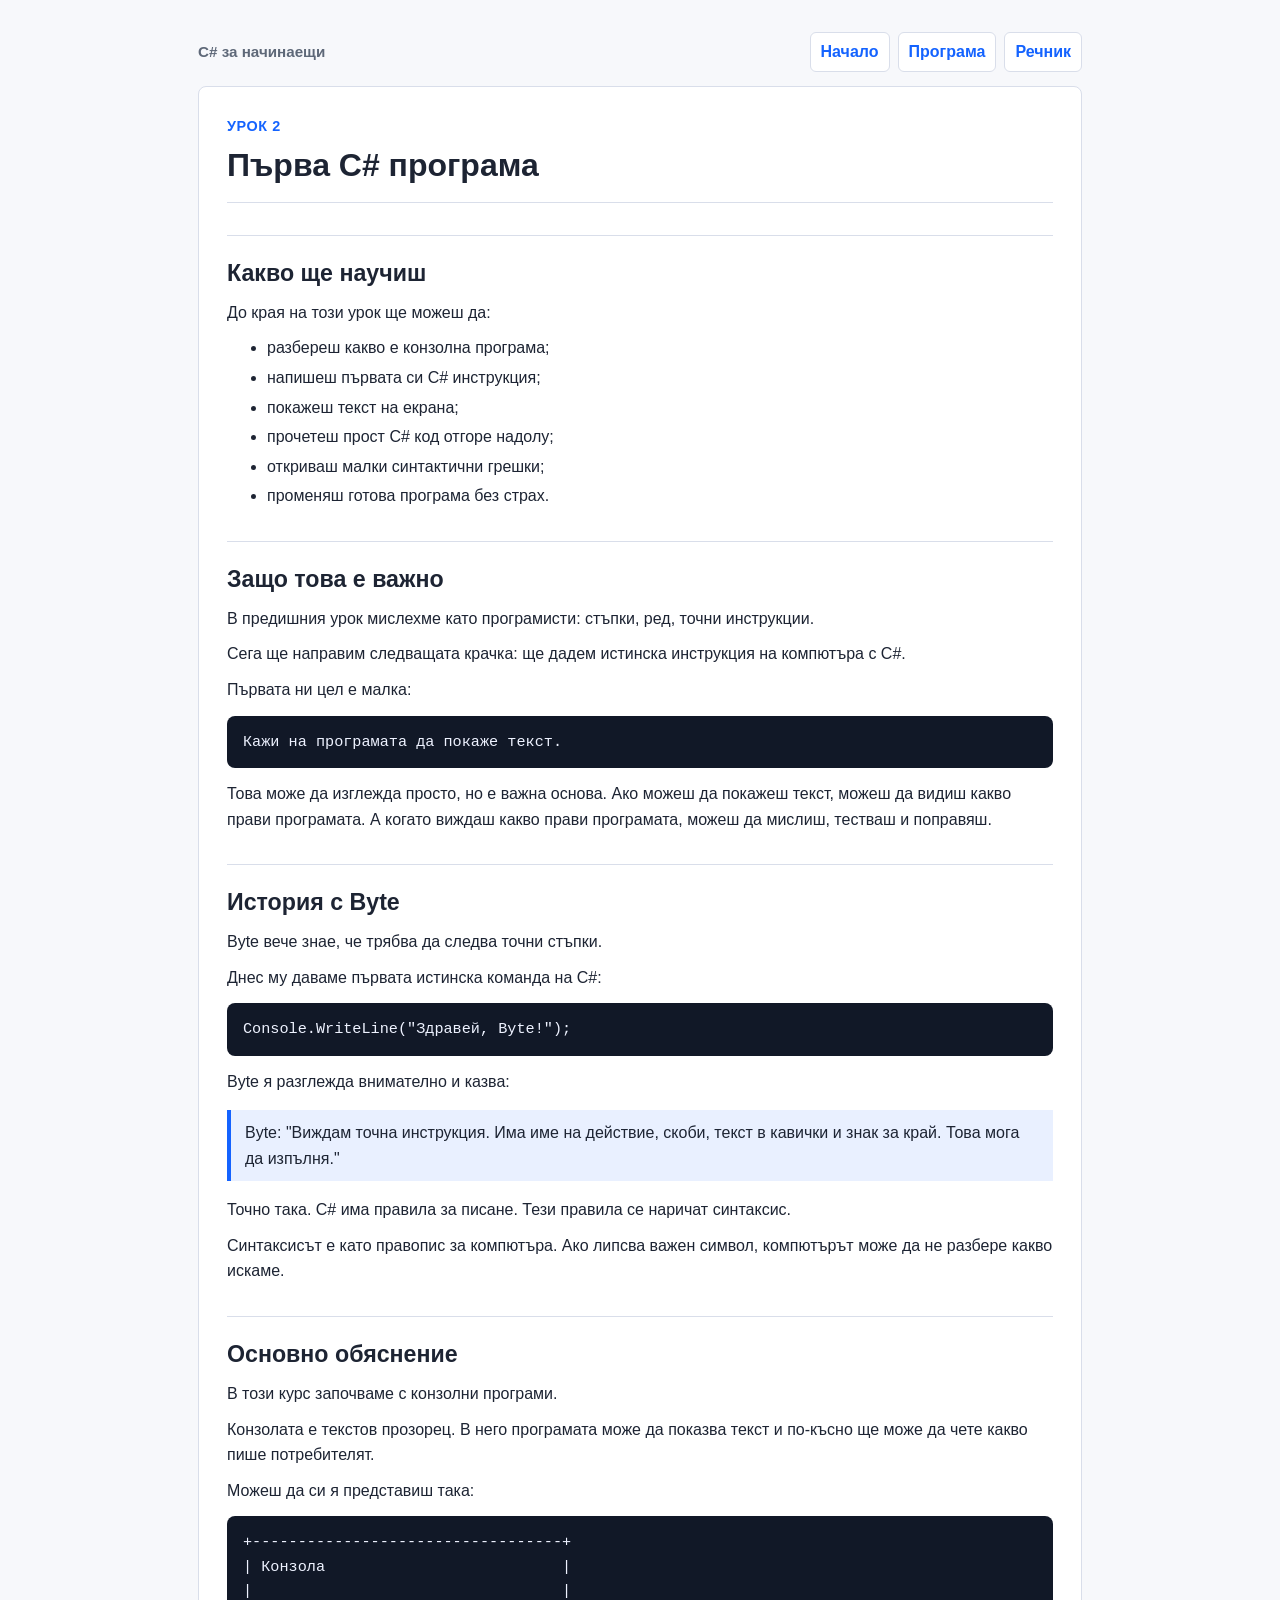
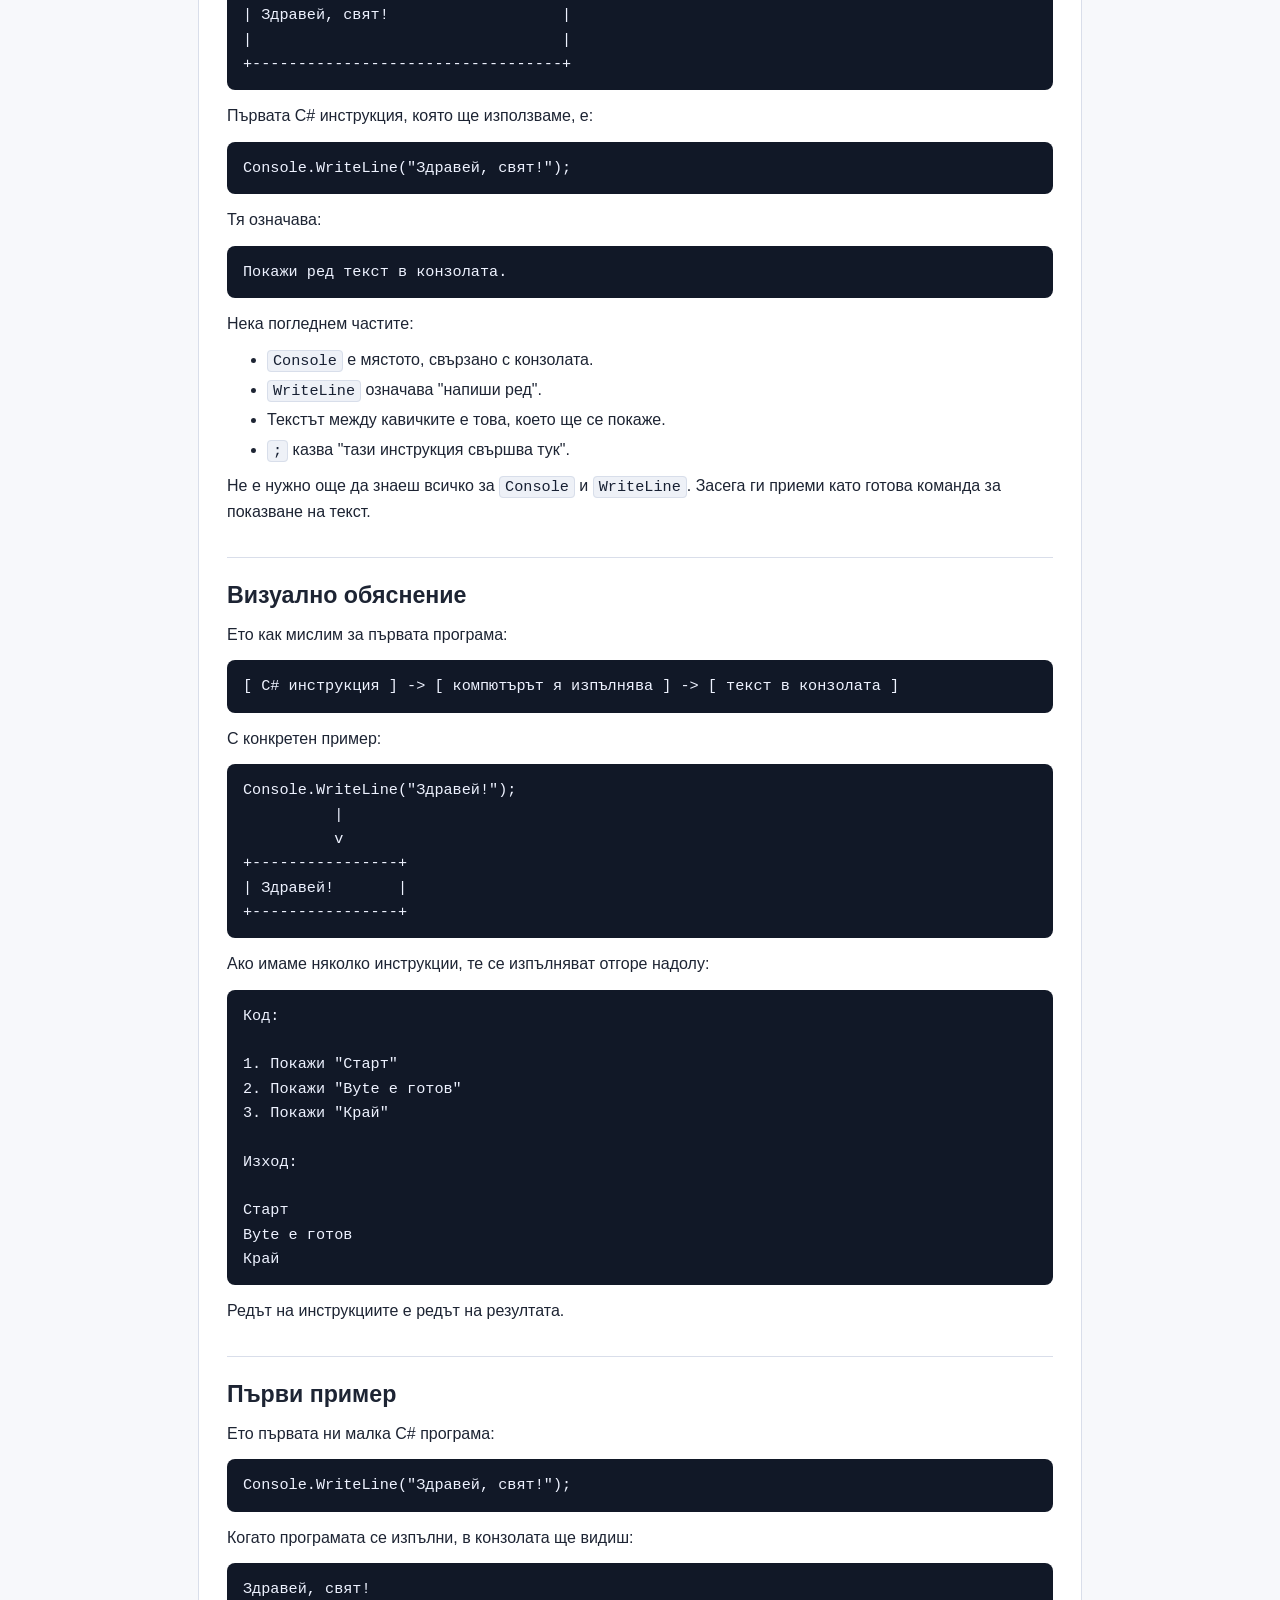
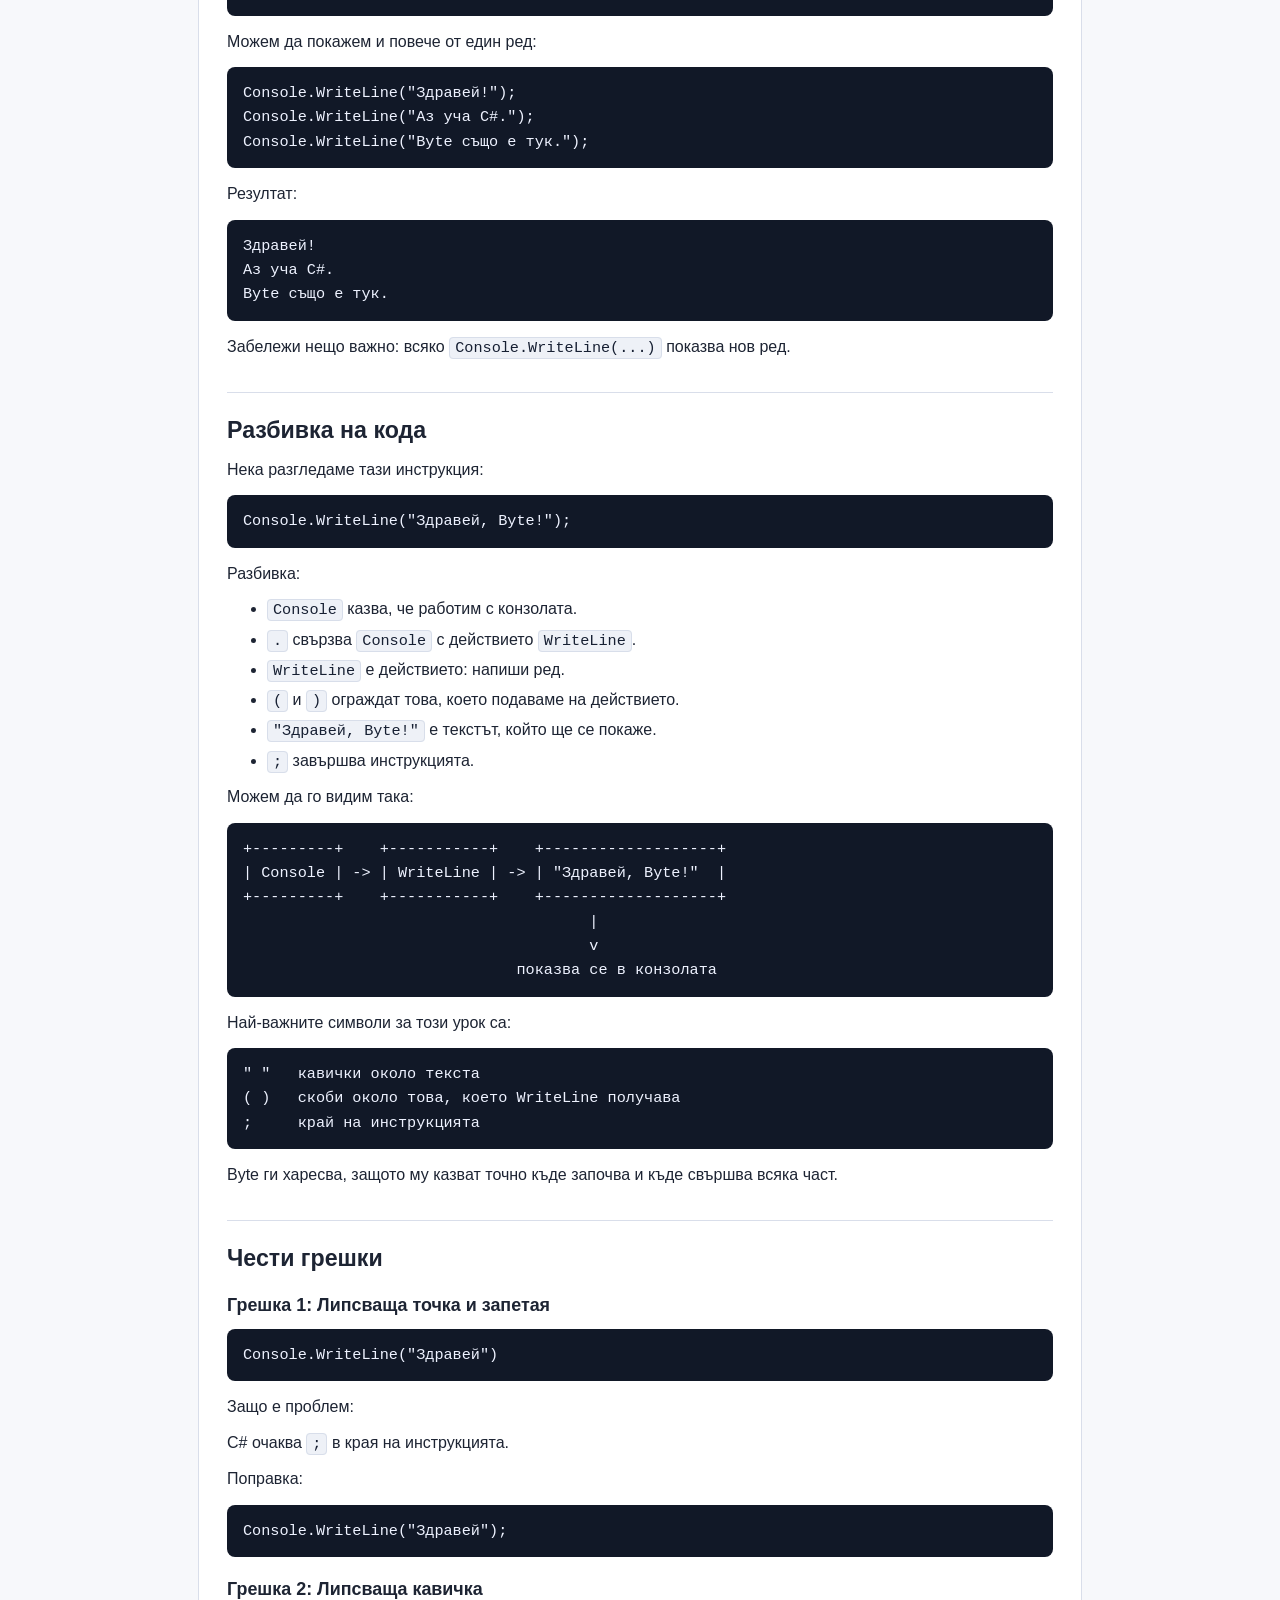
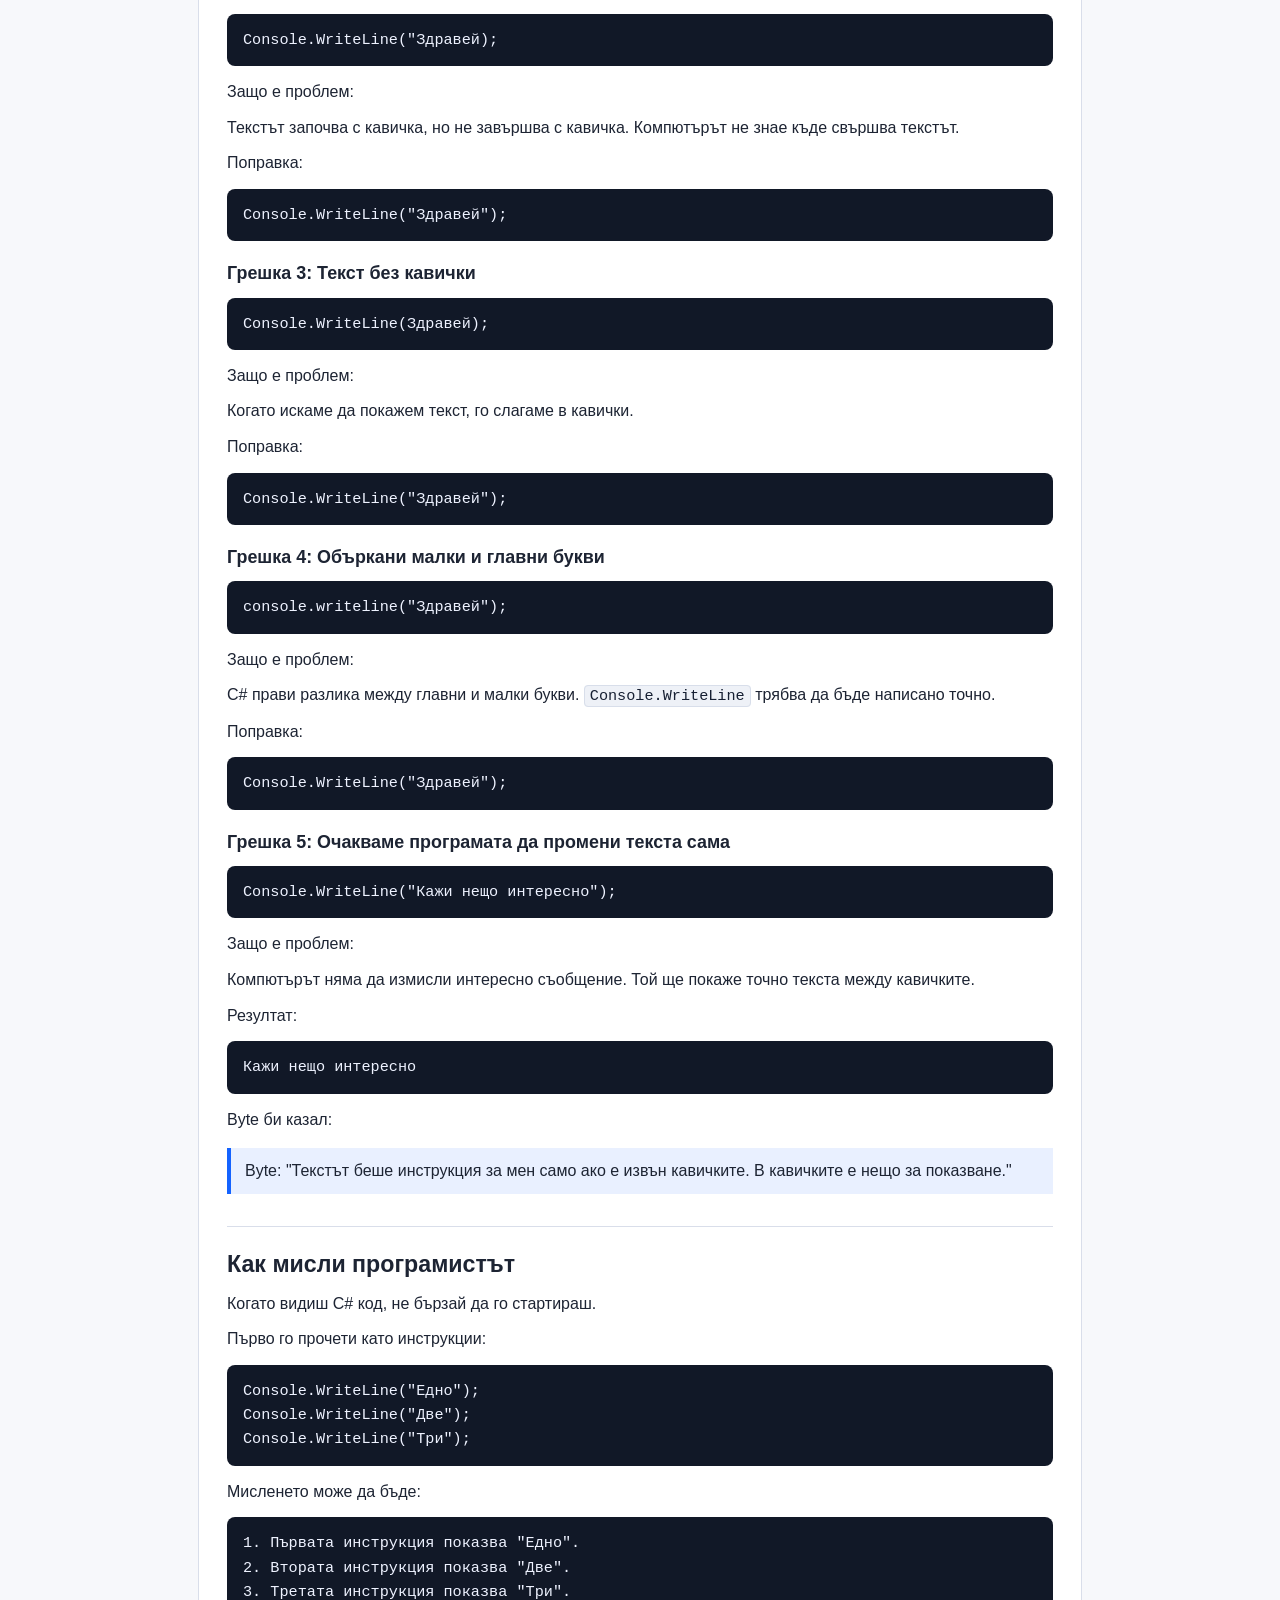
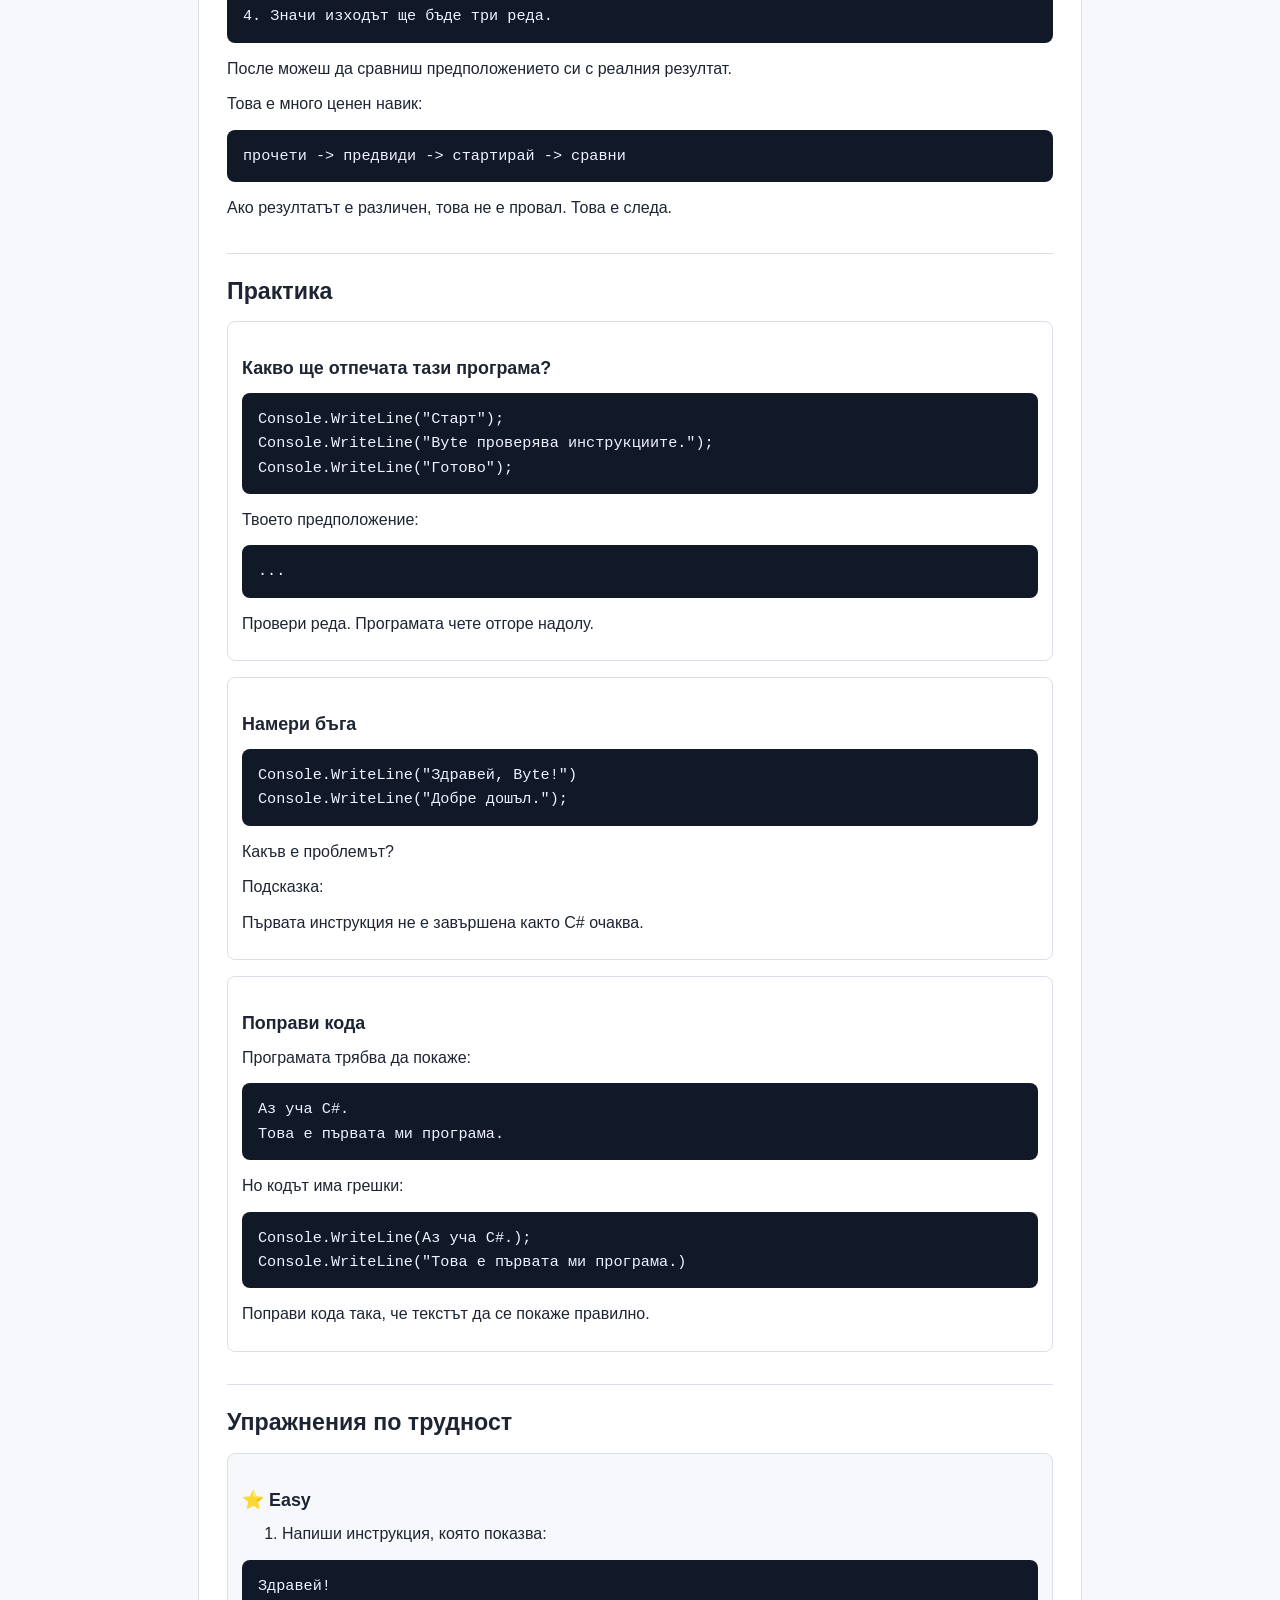
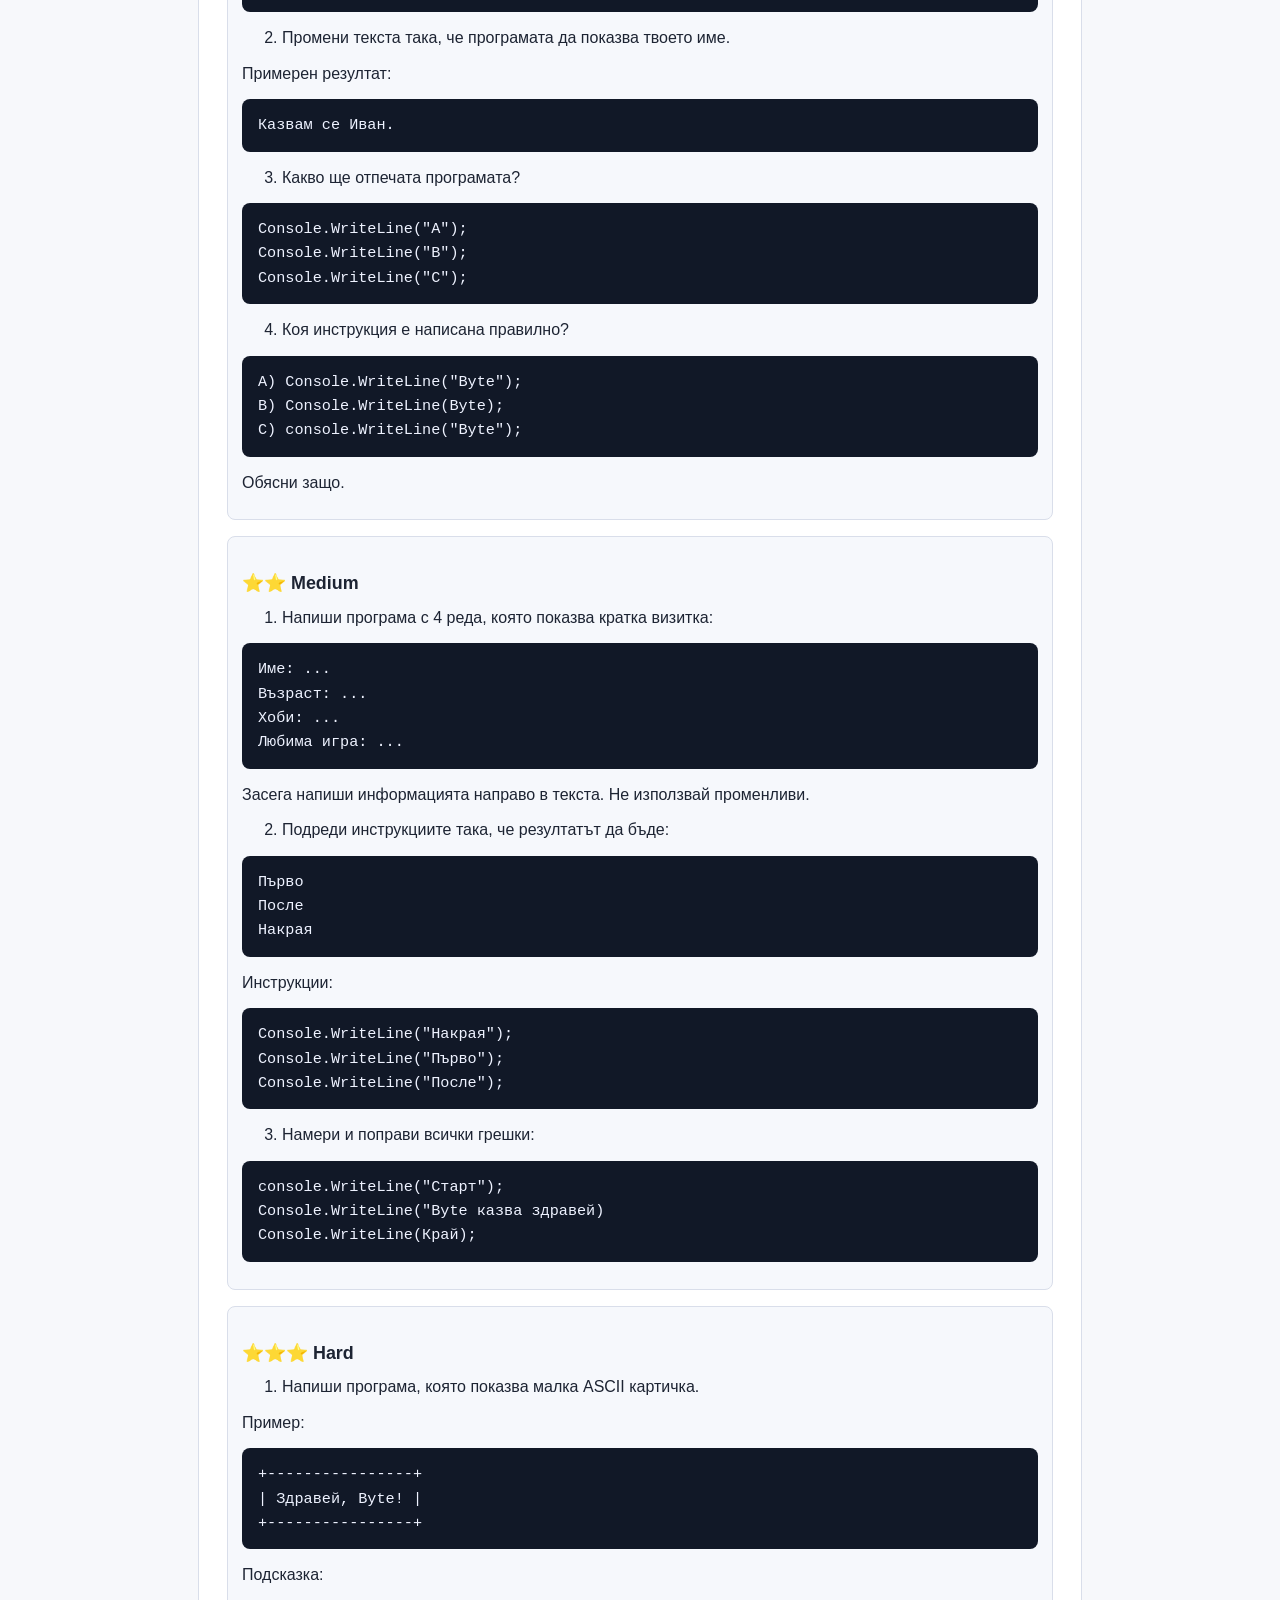
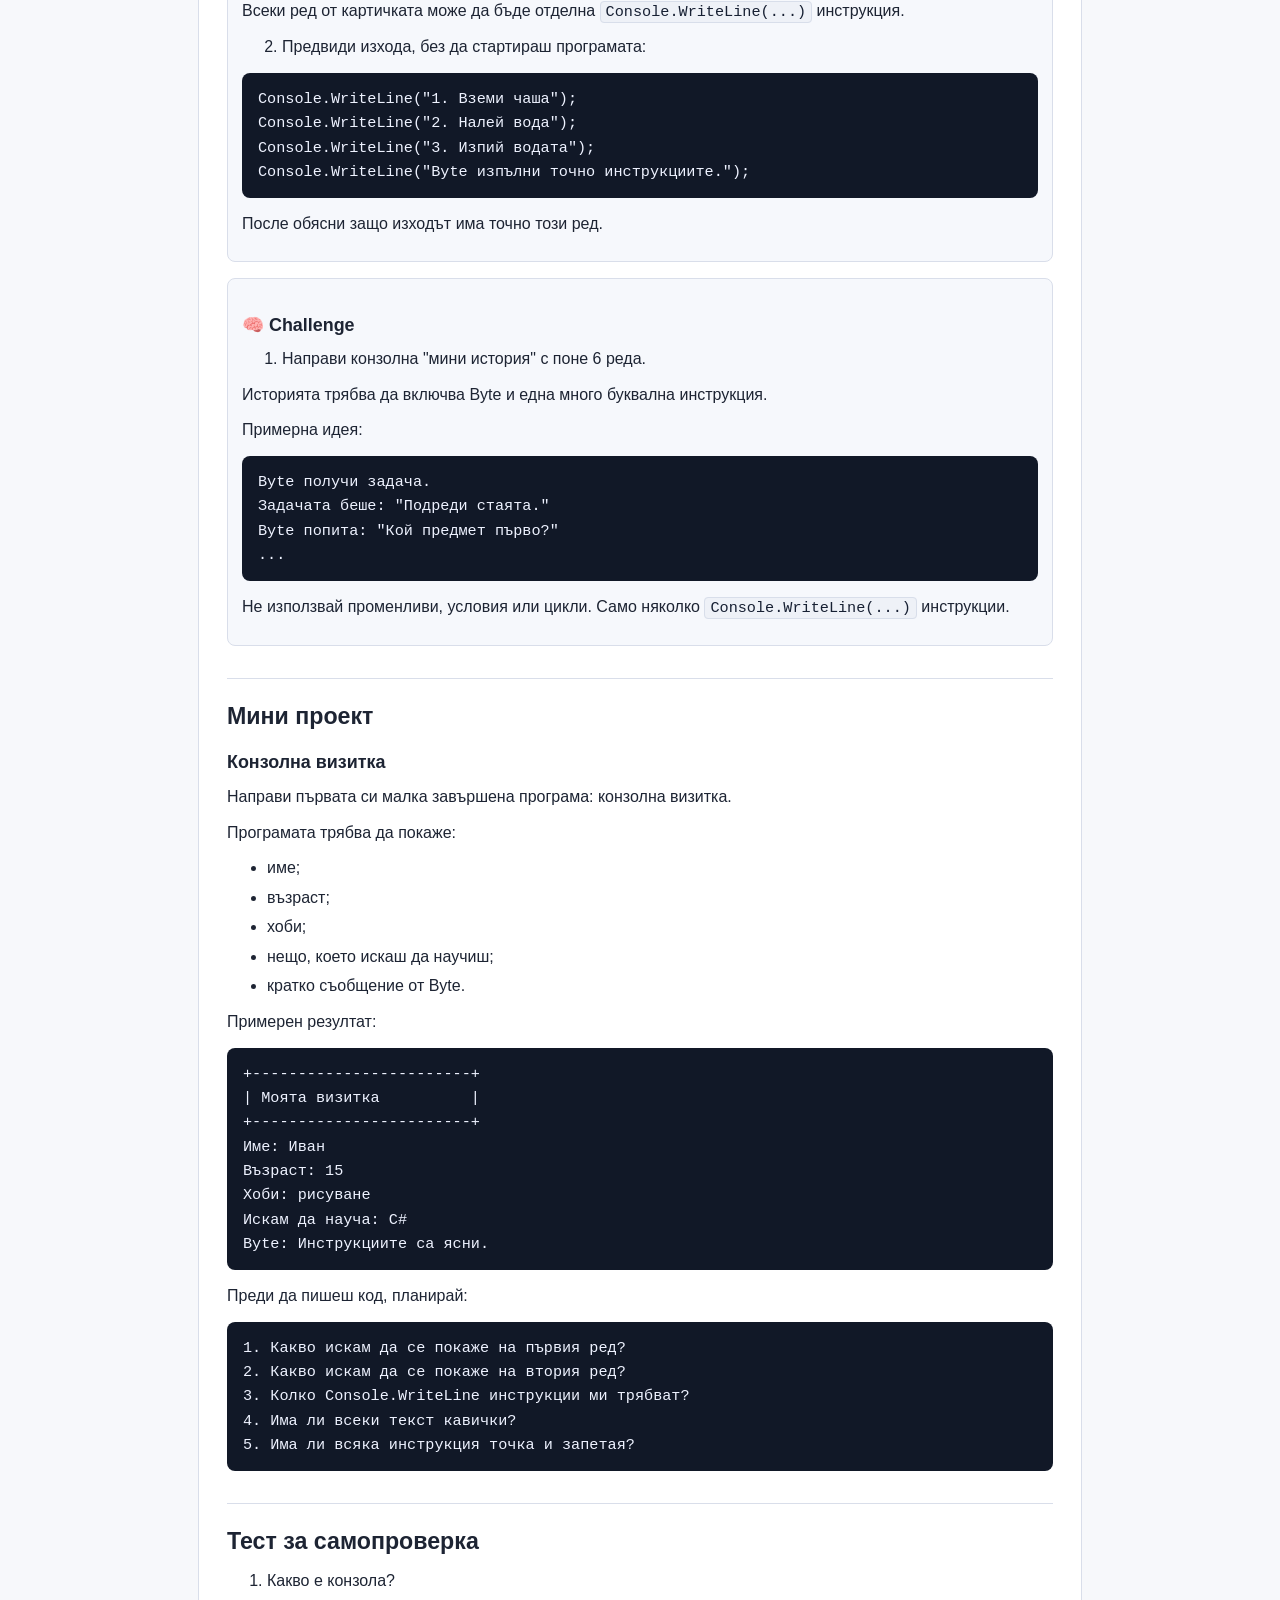
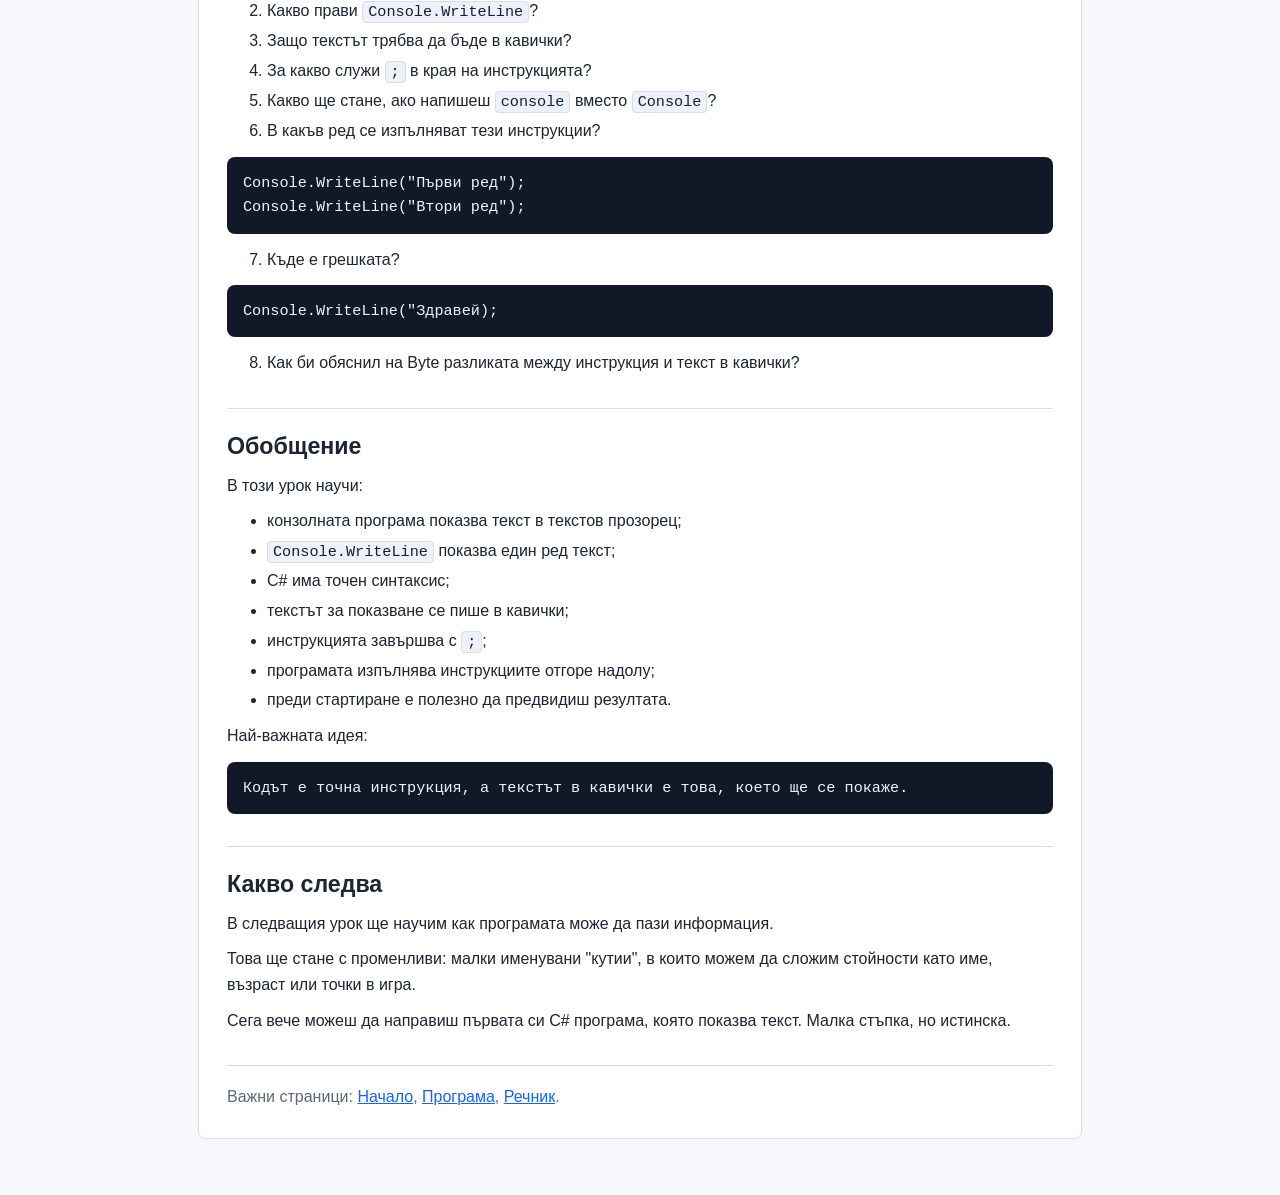
<file: csharp-for-beginners/html/lessons/lesson-02.html>
<!doctype html>
<html lang="bg">
<head>
  <meta charset="utf-8">
  <meta name="viewport" content="width=device-width, initial-scale=1">
  <meta http-equiv="Cache-Control" content="no-store, no-cache, must-revalidate, max-age=0">
  <meta http-equiv="Pragma" content="no-cache">
  <meta http-equiv="Expires" content="0">
  <title>Урок 2: Първа C# програма</title>
  <link rel="stylesheet" href="../assets/course.css">
  <script>
    (function () {
      var version = Date.now().toString();

      function versionedUrl(href) {
        try {
          var url = new URL(href, window.location.href);
          if (url.origin !== window.location.origin) {
            return href;
          }
          url.searchParams.set("v", version);
          return url.href;
        } catch (error) {
          return href;
        }
      }

      function applyCacheBusting() {
        document.querySelectorAll("link[rel=\"stylesheet\"][href]").forEach(function (link) {
          link.setAttribute("href", versionedUrl(link.getAttribute("href")));
        });

        document.querySelectorAll("a[href]").forEach(function (link) {
          var href = link.getAttribute("href");
          if (/\.html(?:$|[?#])/.test(href)) {
            link.setAttribute("href", versionedUrl(href));
          }
        });
      }

      if (document.readyState === "loading") {
        document.addEventListener("DOMContentLoaded", applyCacheBusting);
      } else {
        applyCacheBusting();
      }
    }());
  </script>
</head>
<body>
  <main class="page">
    <nav class="top-nav" aria-label="Основна навигация">
      <div class="top-nav-title">C# за начинаещи</div>
      <div class="top-nav-links">
        <a href="../index.html">Начало</a>
        <a href="../docs/curriculum.html">Програма</a>
        <a href="../docs/glossary.html">Речник</a>
      </div>
    </nav>

    <article class="lesson">
      <header class="lesson-header">
        <div class="lesson-label">Урок 2</div>
        <h1>Първа C# програма</h1>
      </header>

      <section>
        <h2>Какво ще научиш</h2>
        <p>До края на този урок ще можеш да:</p>
        <ul>
          <li>разбереш какво е конзолна програма;</li>
          <li>напишеш първата си C# инструкция;</li>
          <li>покажеш текст на екрана;</li>
          <li>прочетеш прост C# код отгоре надолу;</li>
          <li>откриваш малки синтактични грешки;</li>
          <li>променяш готова програма без страх.</li>
        </ul>
      </section>

      <section>
        <h2>Защо това е важно</h2>
        <p>В предишния урок мислехме като програмисти: стъпки, ред, точни инструкции.</p>
        <p>Сега ще направим следващата крачка: ще дадем истинска инструкция на компютъра с C#.</p>
        <p>Първата ни цел е малка:</p>
        <pre><code>Кажи на програмата да покаже текст.</code></pre>
        <p>Това може да изглежда просто, но е важна основа. Ако можеш да покажеш текст, можеш да видиш какво прави програмата. А когато виждаш какво прави програмата, можеш да мислиш, тестваш и поправяш.</p>
      </section>

      <section>
        <h2>История с Byte</h2>
        <p>Byte вече знае, че трябва да следва точни стъпки.</p>
        <p>Днес му даваме първата истинска команда на C#:</p>
        <pre><code class="language-csharp">Console.WriteLine("Здравей, Byte!");</code></pre>
        <p>Byte я разглежда внимателно и казва:</p>
        <blockquote>Byte: "Виждам точна инструкция. Има име на действие, скоби, текст в кавички и знак за край. Това мога да изпълня."</blockquote>
        <p>Точно така. C# има правила за писане. Тези правила се наричат синтаксис.</p>
        <p>Синтаксисът е като правопис за компютъра. Ако липсва важен символ, компютърът може да не разбере какво искаме.</p>
      </section>

      <section>
        <h2>Основно обяснение</h2>
        <p>В този курс започваме с конзолни програми.</p>
        <p>Конзолата е текстов прозорец. В него програмата може да показва текст и по-късно ще може да чете какво пише потребителят.</p>
        <p>Можеш да си я представиш така:</p>
        <pre><code>+----------------------------------+
| Конзола                          |
|                                  |
| Здравей, свят!                   |
|                                  |
+----------------------------------+</code></pre>
        <p>Първата C# инструкция, която ще използваме, е:</p>
        <pre><code class="language-csharp">Console.WriteLine("Здравей, свят!");</code></pre>
        <p>Тя означава:</p>
        <pre><code>Покажи ред текст в конзолата.</code></pre>
        <p>Нека погледнем частите:</p>
        <ul>
          <li><code>Console</code> е мястото, свързано с конзолата.</li>
          <li><code>WriteLine</code> означава "напиши ред".</li>
          <li>Текстът между кавичките е това, което ще се покаже.</li>
          <li><code>;</code> казва "тази инструкция свършва тук".</li>
        </ul>
        <p>Не е нужно още да знаеш всичко за <code>Console</code> и <code>WriteLine</code>. Засега ги приеми като готова команда за показване на текст.</p>
      </section>

      <section>
        <h2>Визуално обяснение</h2>
        <p>Ето как мислим за първата програма:</p>
        <pre><code>[ C# инструкция ] -&gt; [ компютърът я изпълнява ] -&gt; [ текст в конзолата ]</code></pre>
        <p>С конкретен пример:</p>
        <pre><code>Console.WriteLine("Здравей!");
          |
          v
+----------------+
| Здравей!       |
+----------------+</code></pre>
        <p>Ако имаме няколко инструкции, те се изпълняват отгоре надолу:</p>
        <pre><code>Код:

1. Покажи "Старт"
2. Покажи "Byte е готов"
3. Покажи "Край"

Изход:

Старт
Byte е готов
Край</code></pre>
        <p>Редът на инструкциите е редът на резултата.</p>
      </section>

      <section>
        <h2>Първи пример</h2>
        <p>Ето първата ни малка C# програма:</p>
        <pre><code class="language-csharp">Console.WriteLine("Здравей, свят!");</code></pre>
        <p>Когато програмата се изпълни, в конзолата ще видиш:</p>
        <pre><code>Здравей, свят!</code></pre>
        <p>Можем да покажем и повече от един ред:</p>
        <pre><code class="language-csharp">Console.WriteLine("Здравей!");
Console.WriteLine("Аз уча C#.");
Console.WriteLine("Byte също е тук.");</code></pre>
        <p>Резултат:</p>
        <pre><code>Здравей!
Аз уча C#.
Byte също е тук.</code></pre>
        <p>Забележи нещо важно: всяко <code>Console.WriteLine(...)</code> показва нов ред.</p>
      </section>

      <section>
        <h2>Разбивка на кода</h2>
        <p>Нека разгледаме тази инструкция:</p>
        <pre><code class="language-csharp">Console.WriteLine("Здравей, Byte!");</code></pre>
        <p>Разбивка:</p>
        <ul>
          <li><code>Console</code> казва, че работим с конзолата.</li>
          <li><code>.</code> свързва <code>Console</code> с действието <code>WriteLine</code>.</li>
          <li><code>WriteLine</code> е действието: напиши ред.</li>
          <li><code>(</code> и <code>)</code> ограждат това, което подаваме на действието.</li>
          <li><code>"Здравей, Byte!"</code> е текстът, който ще се покаже.</li>
          <li><code>;</code> завършва инструкцията.</li>
        </ul>
        <p>Можем да го видим така:</p>
        <pre><code>+---------+    +-----------+    +-------------------+
| Console | -&gt; | WriteLine | -&gt; | "Здравей, Byte!"  |
+---------+    +-----------+    +-------------------+
                                      |
                                      v
                              показва се в конзолата</code></pre>
        <p>Най-важните символи за този урок са:</p>
        <pre><code>" "   кавички около текста
( )   скоби около това, което WriteLine получава
;     край на инструкцията</code></pre>
        <p>Byte ги харесва, защото му казват точно къде започва и къде свършва всяка част.</p>
      </section>

      <section>
        <h2>Чести грешки</h2>
        <h3>Грешка 1: Липсваща точка и запетая</h3>
        <pre><code class="language-csharp">Console.WriteLine("Здравей")</code></pre>
        <p>Защо е проблем:</p>
        <p>C# очаква <code>;</code> в края на инструкцията.</p>
        <p>Поправка:</p>
        <pre><code class="language-csharp">Console.WriteLine("Здравей");</code></pre>

        <h3>Грешка 2: Липсваща кавичка</h3>
        <pre><code class="language-csharp">Console.WriteLine("Здравей);</code></pre>
        <p>Защо е проблем:</p>
        <p>Текстът започва с кавичка, но не завършва с кавичка. Компютърът не знае къде свършва текстът.</p>
        <p>Поправка:</p>
        <pre><code class="language-csharp">Console.WriteLine("Здравей");</code></pre>

        <h3>Грешка 3: Текст без кавички</h3>
        <pre><code class="language-csharp">Console.WriteLine(Здравей);</code></pre>
        <p>Защо е проблем:</p>
        <p>Когато искаме да покажем текст, го слагаме в кавички.</p>
        <p>Поправка:</p>
        <pre><code class="language-csharp">Console.WriteLine("Здравей");</code></pre>

        <h3>Грешка 4: Объркани малки и главни букви</h3>
        <pre><code class="language-csharp">console.writeline("Здравей");</code></pre>
        <p>Защо е проблем:</p>
        <p>C# прави разлика между главни и малки букви. <code>Console.WriteLine</code> трябва да бъде написано точно.</p>
        <p>Поправка:</p>
        <pre><code class="language-csharp">Console.WriteLine("Здравей");</code></pre>

        <h3>Грешка 5: Очакваме програмата да промени текста сама</h3>
        <pre><code class="language-csharp">Console.WriteLine("Кажи нещо интересно");</code></pre>
        <p>Защо е проблем:</p>
        <p>Компютърът няма да измисли интересно съобщение. Той ще покаже точно текста между кавичките.</p>
        <p>Резултат:</p>
        <pre><code>Кажи нещо интересно</code></pre>
        <p>Byte би казал:</p>
        <blockquote>Byte: "Текстът беше инструкция за мен само ако е извън кавичките. В кавичките е нещо за показване."</blockquote>
      </section>

      <section>
        <h2>Как мисли програмистът</h2>
        <p>Когато видиш C# код, не бързай да го стартираш.</p>
        <p>Първо го прочети като инструкции:</p>
        <pre><code class="language-csharp">Console.WriteLine("Едно");
Console.WriteLine("Две");
Console.WriteLine("Три");</code></pre>
        <p>Мисленето може да бъде:</p>
        <pre><code>1. Първата инструкция показва "Едно".
2. Втората инструкция показва "Две".
3. Третата инструкция показва "Три".
4. Значи изходът ще бъде три реда.</code></pre>
        <p>После можеш да сравниш предположението си с реалния резултат.</p>
        <p>Това е много ценен навик:</p>
        <pre><code>прочети -&gt; предвиди -&gt; стартирай -&gt; сравни</code></pre>
        <p>Ако резултатът е различен, това не е провал. Това е следа.</p>
      </section>

      <section>
        <h2>Практика</h2>
        <div class="practice-block">
          <h3>Какво ще отпечата тази програма?</h3>
          <pre><code class="language-csharp">Console.WriteLine("Старт");
Console.WriteLine("Byte проверява инструкциите.");
Console.WriteLine("Готово");</code></pre>
          <p>Твоето предположение:</p>
          <pre><code>...</code></pre>
          <p>Провери реда. Програмата чете отгоре надолу.</p>
        </div>

        <div class="practice-block">
          <h3>Намери бъга</h3>
          <pre><code class="language-csharp">Console.WriteLine("Здравей, Byte!")
Console.WriteLine("Добре дошъл.");</code></pre>
          <p>Какъв е проблемът?</p>
          <p>Подсказка:</p>
          <p>Първата инструкция не е завършена както C# очаква.</p>
        </div>

        <div class="practice-block">
          <h3>Поправи кода</h3>
          <p>Програмата трябва да покаже:</p>
          <pre><code>Аз уча C#.
Това е първата ми програма.</code></pre>
          <p>Но кодът има грешки:</p>
          <pre><code class="language-csharp">Console.WriteLine(Аз уча C#.);
Console.WriteLine("Това е първата ми програма.)</code></pre>
          <p>Поправи кода така, че текстът да се покаже правилно.</p>
        </div>
      </section>

      <section>
        <h2>Упражнения по трудност</h2>
        <div class="difficulty">
          <h3>⭐ Easy</h3>
          <ol>
            <li>Напиши инструкция, която показва:</li>
          </ol>
          <pre><code>Здравей!</code></pre>
          <ol start="2">
            <li>Промени текста така, че програмата да показва твоето име.</li>
          </ol>
          <p>Примерен резултат:</p>
          <pre><code>Казвам се Иван.</code></pre>
          <ol start="3">
            <li>Какво ще отпечата програмата?</li>
          </ol>
          <pre><code class="language-csharp">Console.WriteLine("A");
Console.WriteLine("B");
Console.WriteLine("C");</code></pre>
          <ol start="4">
            <li>Коя инструкция е написана правилно?</li>
          </ol>
          <pre><code class="language-csharp">A) Console.WriteLine("Byte");
B) Console.WriteLine(Byte);
C) console.WriteLine("Byte");</code></pre>
          <p>Обясни защо.</p>
        </div>

        <div class="difficulty">
          <h3>⭐⭐ Medium</h3>
          <ol>
            <li>Напиши програма с 4 реда, която показва кратка визитка:</li>
          </ol>
          <pre><code>Име: ...
Възраст: ...
Хоби: ...
Любима игра: ...</code></pre>
          <p>Засега напиши информацията направо в текста. Не използвай променливи.</p>
          <ol start="2">
            <li>Подреди инструкциите така, че резултатът да бъде:</li>
          </ol>
          <pre><code>Първо
После
Накрая</code></pre>
          <p>Инструкции:</p>
          <pre><code class="language-csharp">Console.WriteLine("Накрая");
Console.WriteLine("Първо");
Console.WriteLine("После");</code></pre>
          <ol start="3">
            <li>Намери и поправи всички грешки:</li>
          </ol>
          <pre><code class="language-csharp">console.WriteLine("Старт");
Console.WriteLine("Byte казва здравей)
Console.WriteLine(Край);</code></pre>
        </div>

        <div class="difficulty">
          <h3>⭐⭐⭐ Hard</h3>
          <ol>
            <li>Напиши програма, която показва малка ASCII картичка.</li>
          </ol>
          <p>Пример:</p>
          <pre><code>+----------------+
| Здравей, Byte! |
+----------------+</code></pre>
          <p>Подсказка:</p>
          <p>Всеки ред от картичката може да бъде отделна <code>Console.WriteLine(...)</code> инструкция.</p>
          <ol start="2">
            <li>Предвиди изхода, без да стартираш програмата:</li>
          </ol>
          <pre><code class="language-csharp">Console.WriteLine("1. Вземи чаша");
Console.WriteLine("2. Налей вода");
Console.WriteLine("3. Изпий водата");
Console.WriteLine("Byte изпълни точно инструкциите.");</code></pre>
          <p>После обясни защо изходът има точно този ред.</p>
        </div>

        <div class="difficulty">
          <h3>🧠 Challenge</h3>
          <ol>
            <li>Направи конзолна "мини история" с поне 6 реда.</li>
          </ol>
          <p>Историята трябва да включва Byte и една много буквална инструкция.</p>
          <p>Примерна идея:</p>
          <pre><code>Byte получи задача.
Задачата беше: "Подреди стаята."
Byte попита: "Кой предмет първо?"
...</code></pre>
          <p>Не използвай променливи, условия или цикли. Само няколко <code>Console.WriteLine(...)</code> инструкции.</p>
        </div>
      </section>

      <section>
        <h2>Мини проект</h2>
        <h3>Конзолна визитка</h3>
        <p>Направи първата си малка завършена програма: конзолна визитка.</p>
        <p>Програмата трябва да покаже:</p>
        <ul>
          <li>име;</li>
          <li>възраст;</li>
          <li>хоби;</li>
          <li>нещо, което искаш да научиш;</li>
          <li>кратко съобщение от Byte.</li>
        </ul>
        <p>Примерен резултат:</p>
        <pre><code>+------------------------+
| Моята визитка          |
+------------------------+
Име: Иван
Възраст: 15
Хоби: рисуване
Искам да науча: C#
Byte: Инструкциите са ясни.</code></pre>
        <p>Преди да пишеш код, планирай:</p>
        <pre><code>1. Какво искам да се покаже на първия ред?
2. Какво искам да се покаже на втория ред?
3. Колко Console.WriteLine инструкции ми трябват?
4. Има ли всеки текст кавички?
5. Има ли всяка инструкция точка и запетая?</code></pre>
      </section>

      <section>
        <h2>Тест за самопроверка</h2>
        <ol>
          <li>Какво е конзола?</li>
          <li>Какво прави <code>Console.WriteLine</code>?</li>
          <li>Защо текстът трябва да бъде в кавички?</li>
          <li>За какво служи <code>;</code> в края на инструкцията?</li>
          <li>Какво ще стане, ако напишеш <code>console</code> вместо <code>Console</code>?</li>
          <li>В какъв ред се изпълняват тези инструкции?</li>
        </ol>
        <pre><code class="language-csharp">Console.WriteLine("Първи ред");
Console.WriteLine("Втори ред");</code></pre>
        <ol start="7">
          <li>Къде е грешката?</li>
        </ol>
        <pre><code class="language-csharp">Console.WriteLine("Здравей);</code></pre>
        <ol start="8">
          <li>Как би обяснил на Byte разликата между инструкция и текст в кавички?</li>
        </ol>
      </section>

      <section>
        <h2>Обобщение</h2>
        <p>В този урок научи:</p>
        <ul>
          <li>конзолната програма показва текст в текстов прозорец;</li>
          <li><code>Console.WriteLine</code> показва един ред текст;</li>
          <li>C# има точен синтаксис;</li>
          <li>текстът за показване се пише в кавички;</li>
          <li>инструкцията завършва с <code>;</code>;</li>
          <li>програмата изпълнява инструкциите отгоре надолу;</li>
          <li>преди стартиране е полезно да предвидиш резултата.</li>
        </ul>
        <p>Най-важната идея:</p>
        <pre><code>Кодът е точна инструкция, а текстът в кавички е това, което ще се покаже.</code></pre>
      </section>

      <section>
        <h2>Какво следва</h2>
        <p>В следващия урок ще научим как програмата може да пази информация.</p>
        <p>Това ще стане с променливи: малки именувани "кутии", в които можем да сложим стойности като име, възраст или точки в игра.</p>
        <p>Сега вече можеш да направиш първата си C# програма, която показва текст. Малка стъпка, но истинска.</p>
      </section>

      <footer class="footer-nav">
        Важни страници: <a href="../index.html">Начало</a>, <a href="../docs/curriculum.html">Програма</a>, <a href="../docs/glossary.html">Речник</a>.
      </footer>
    </article>
  </main>
</body>
</html>
</file>
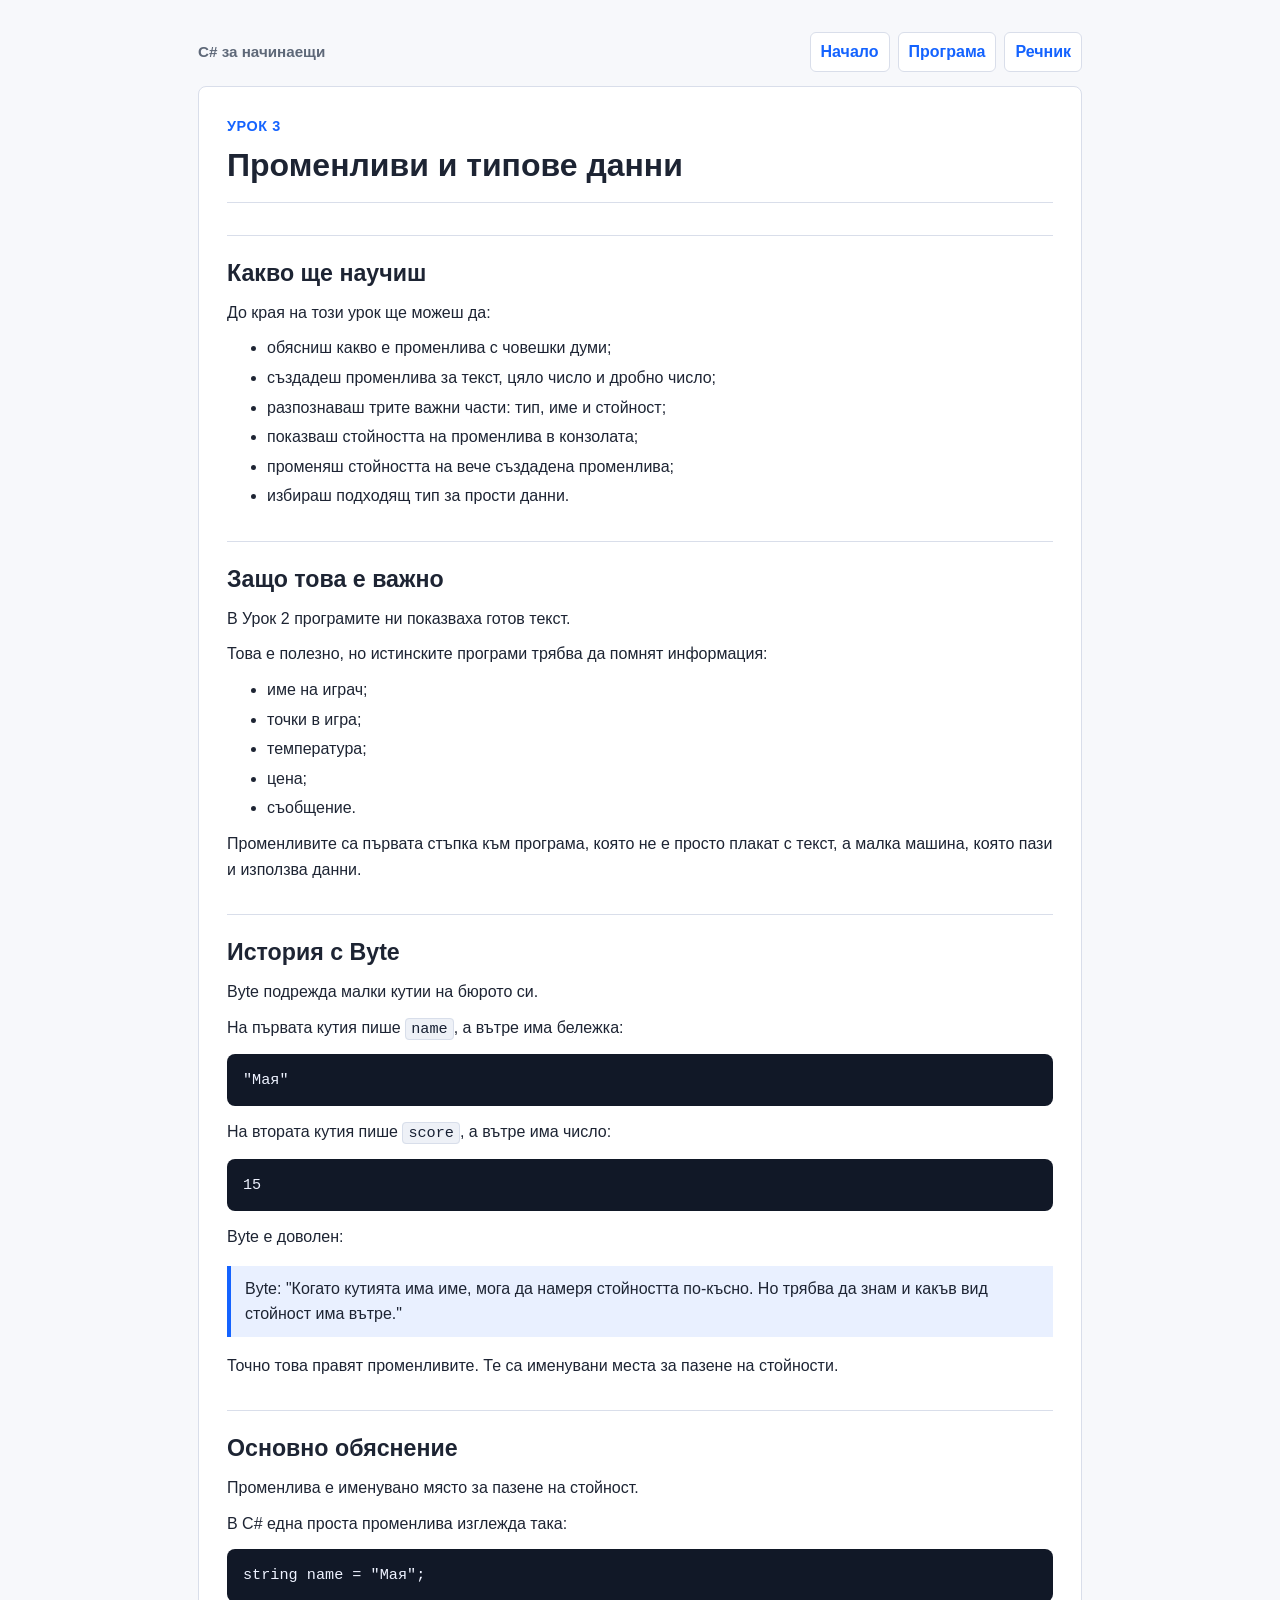
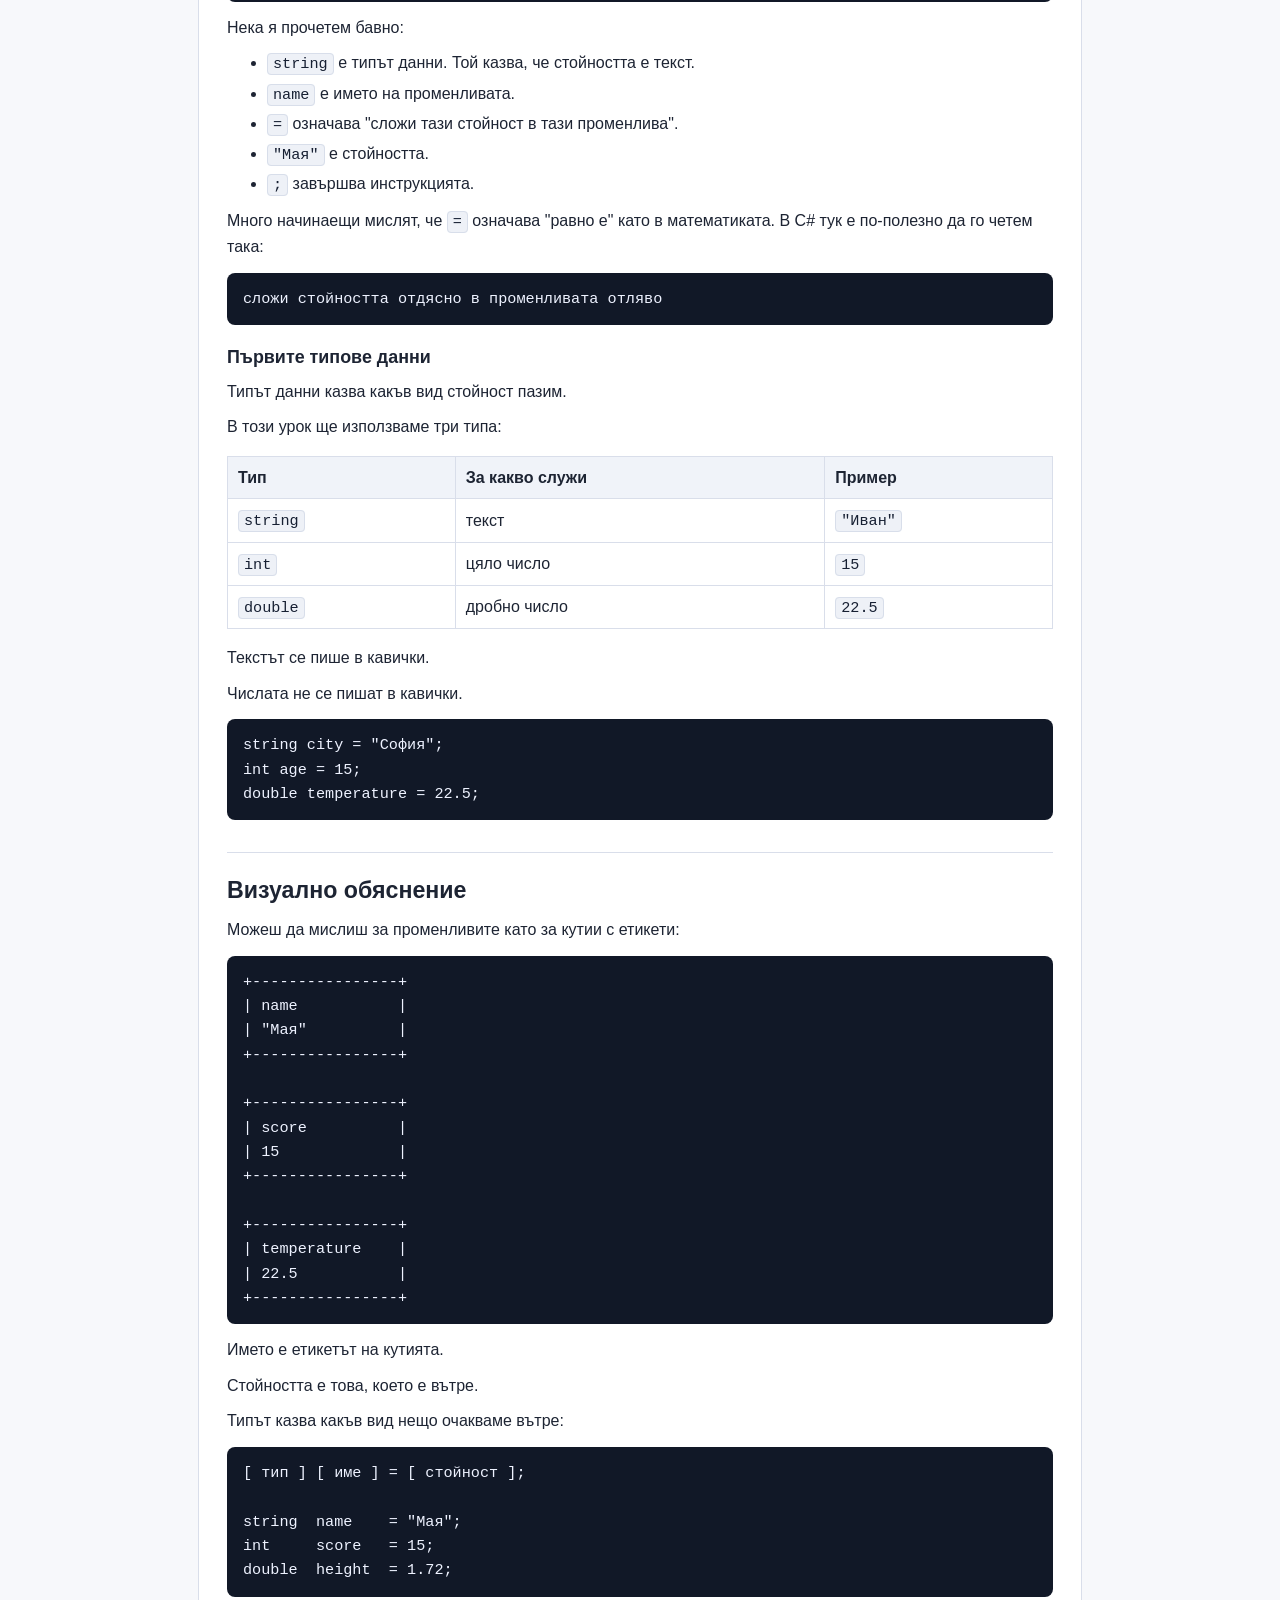
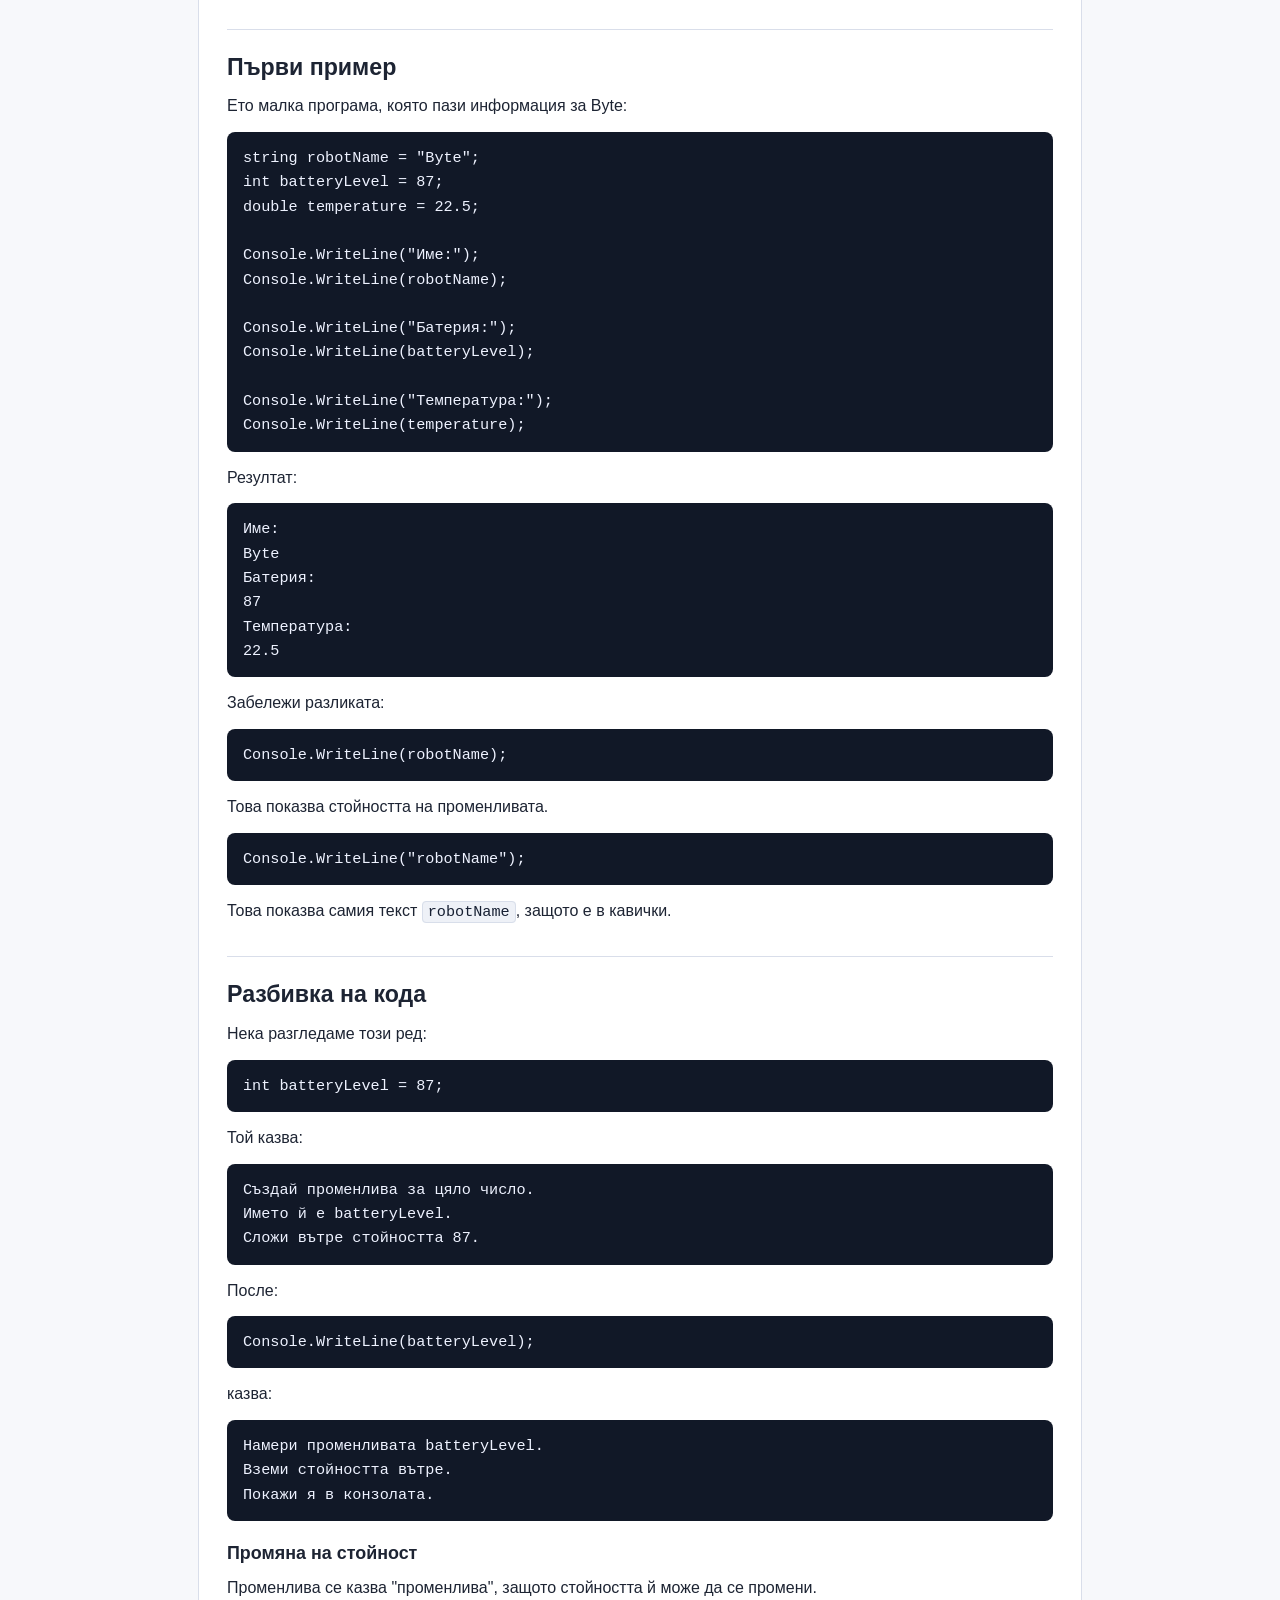
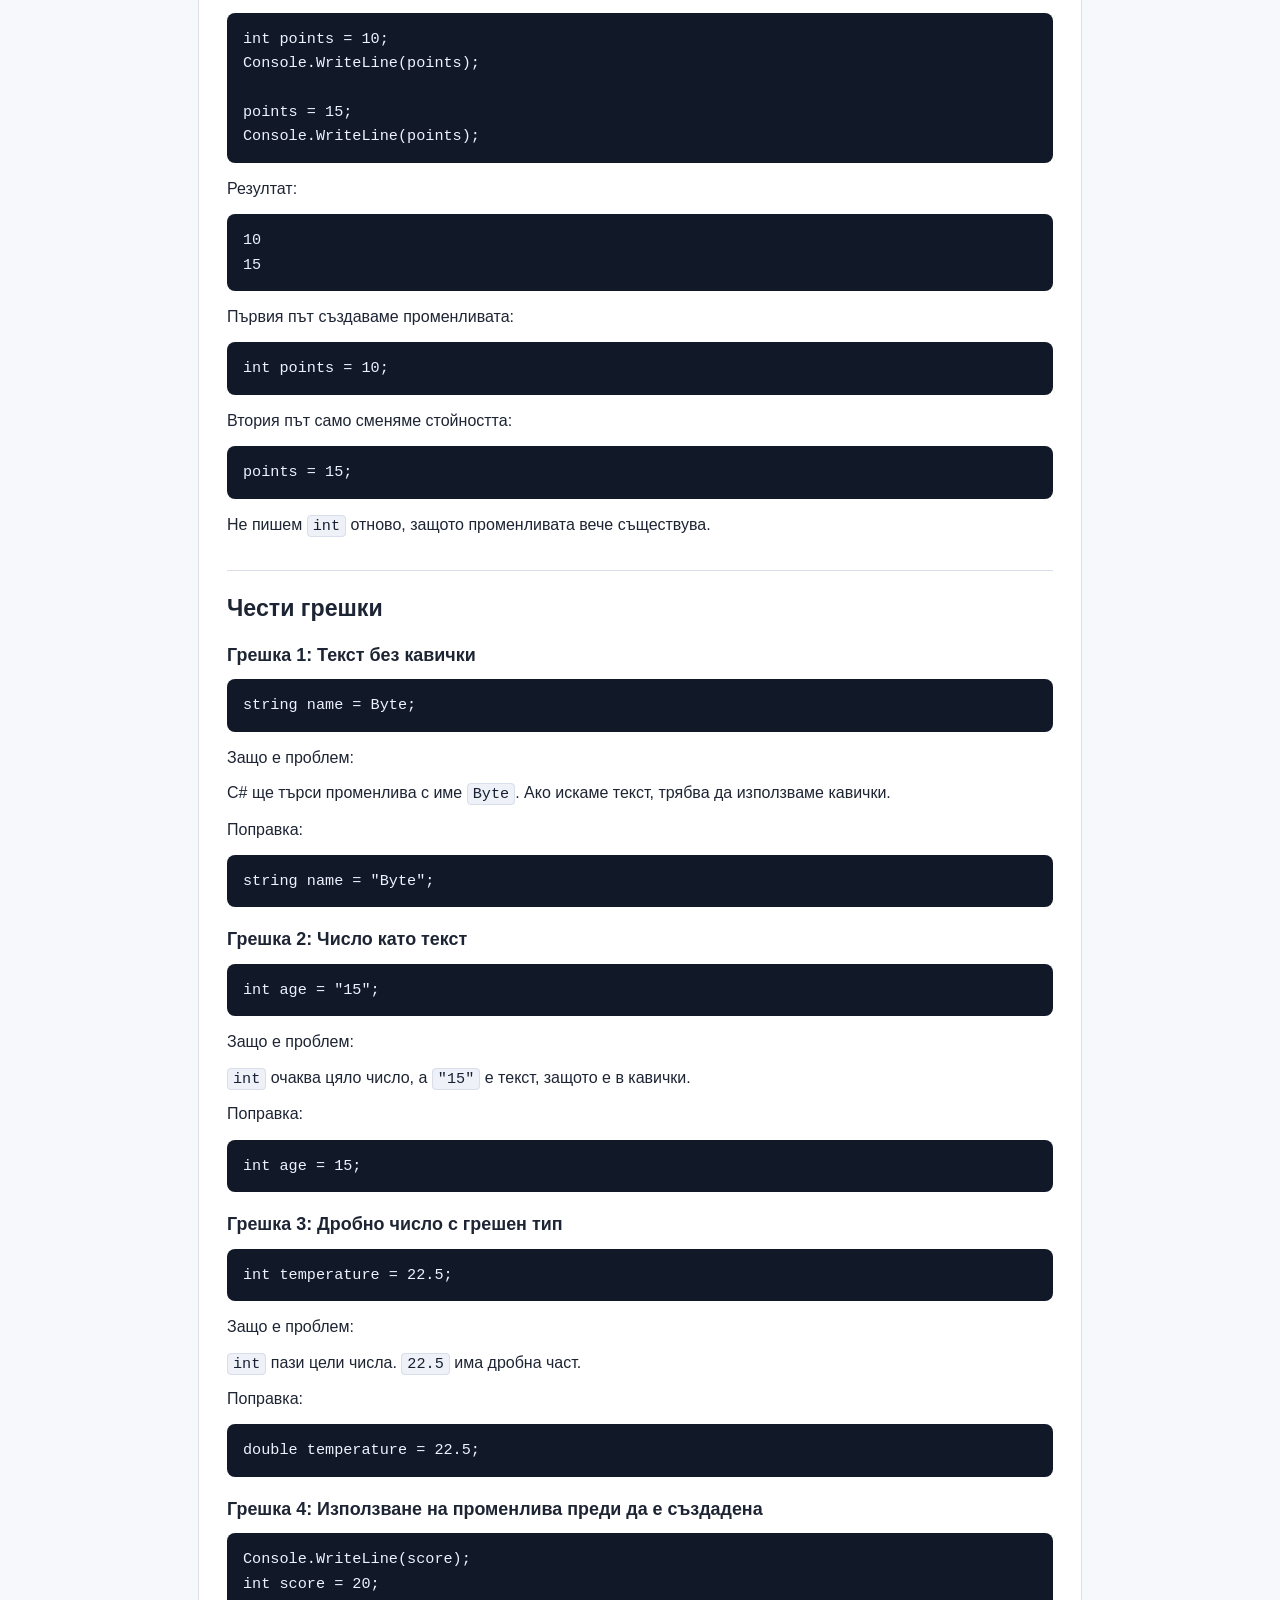
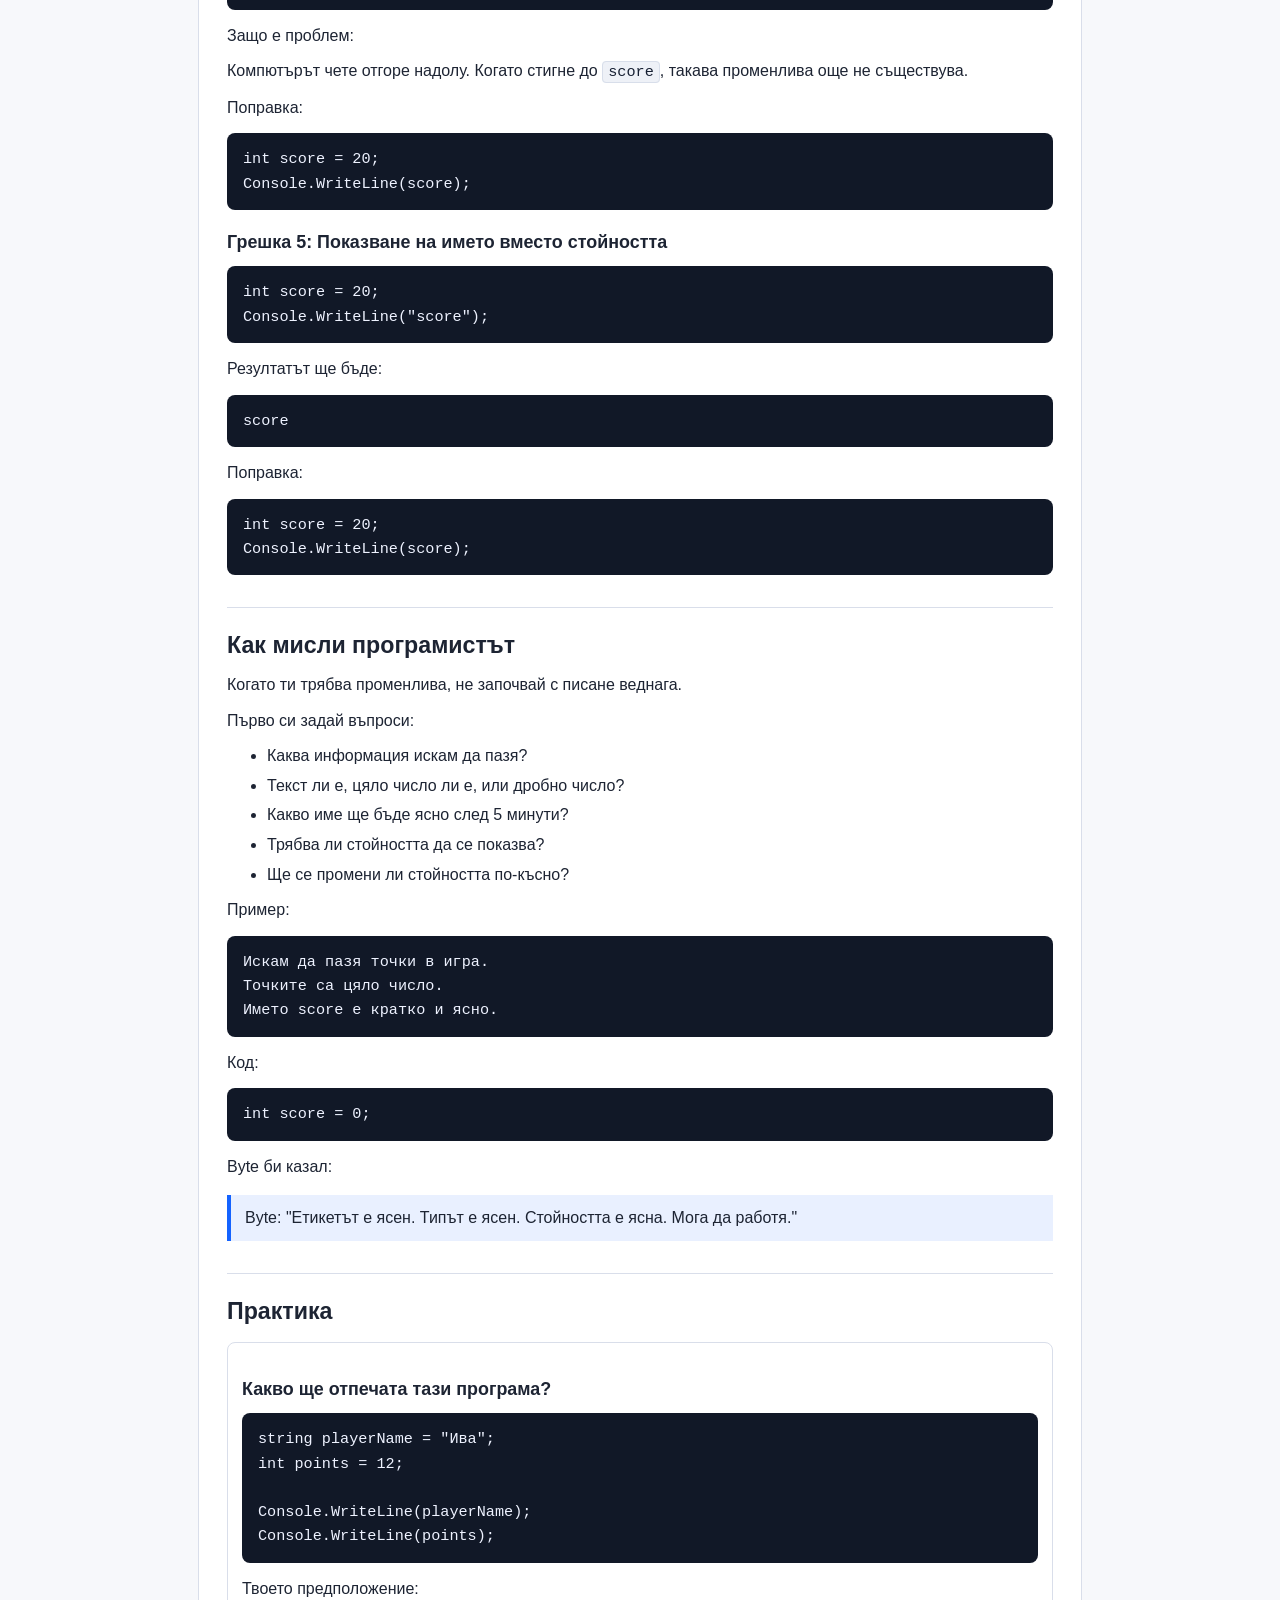
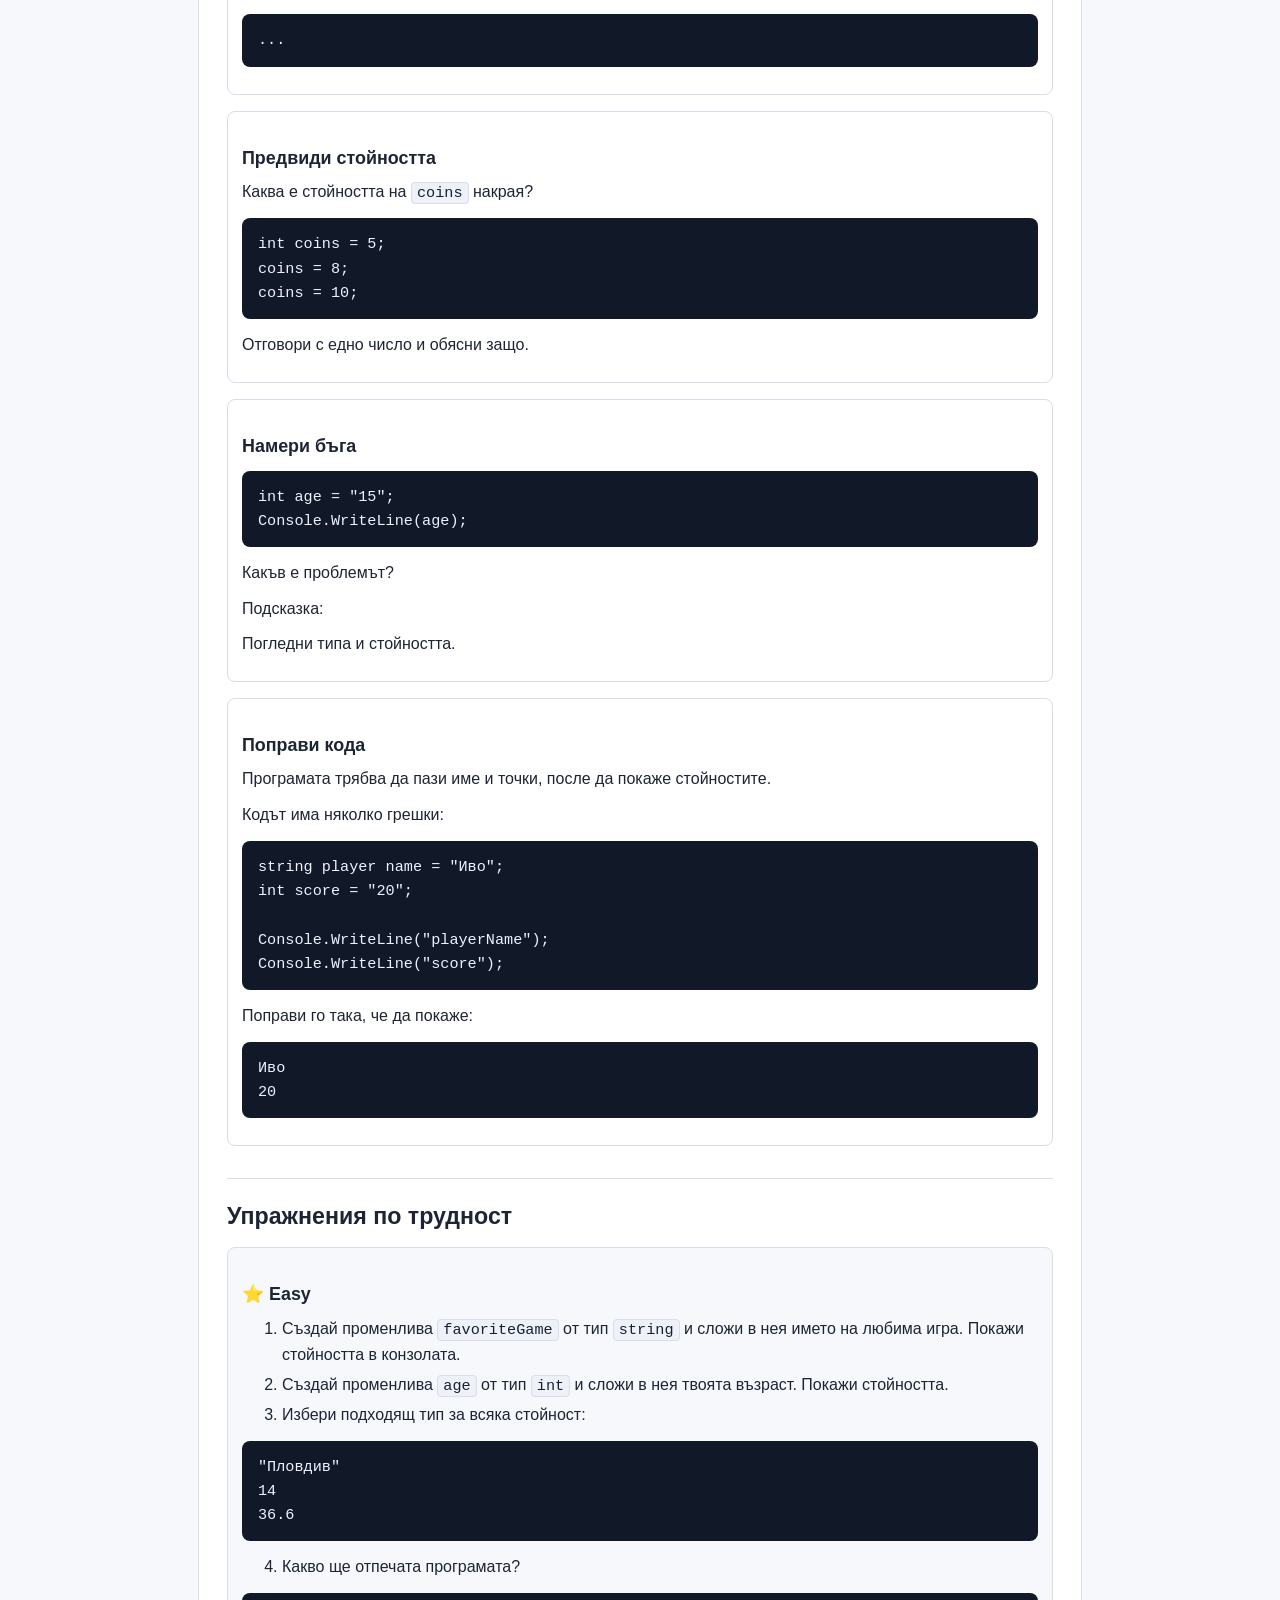
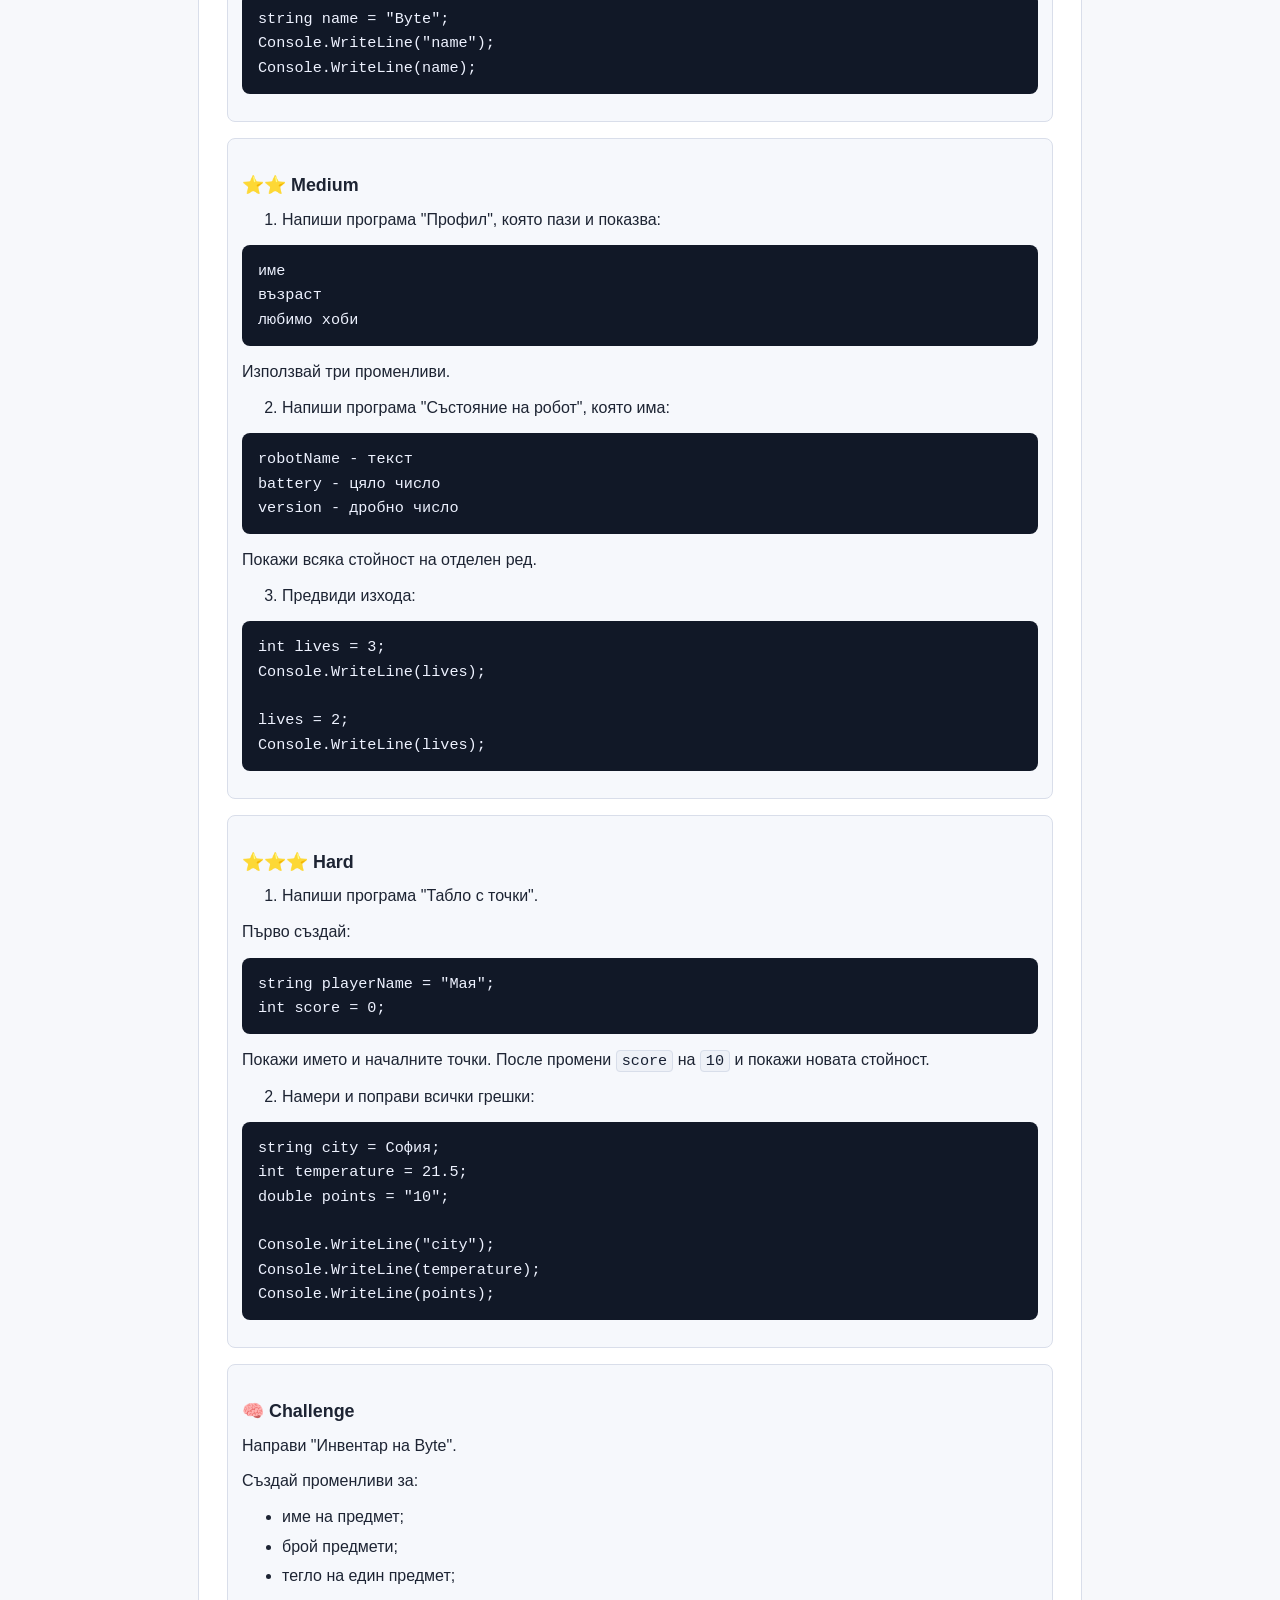
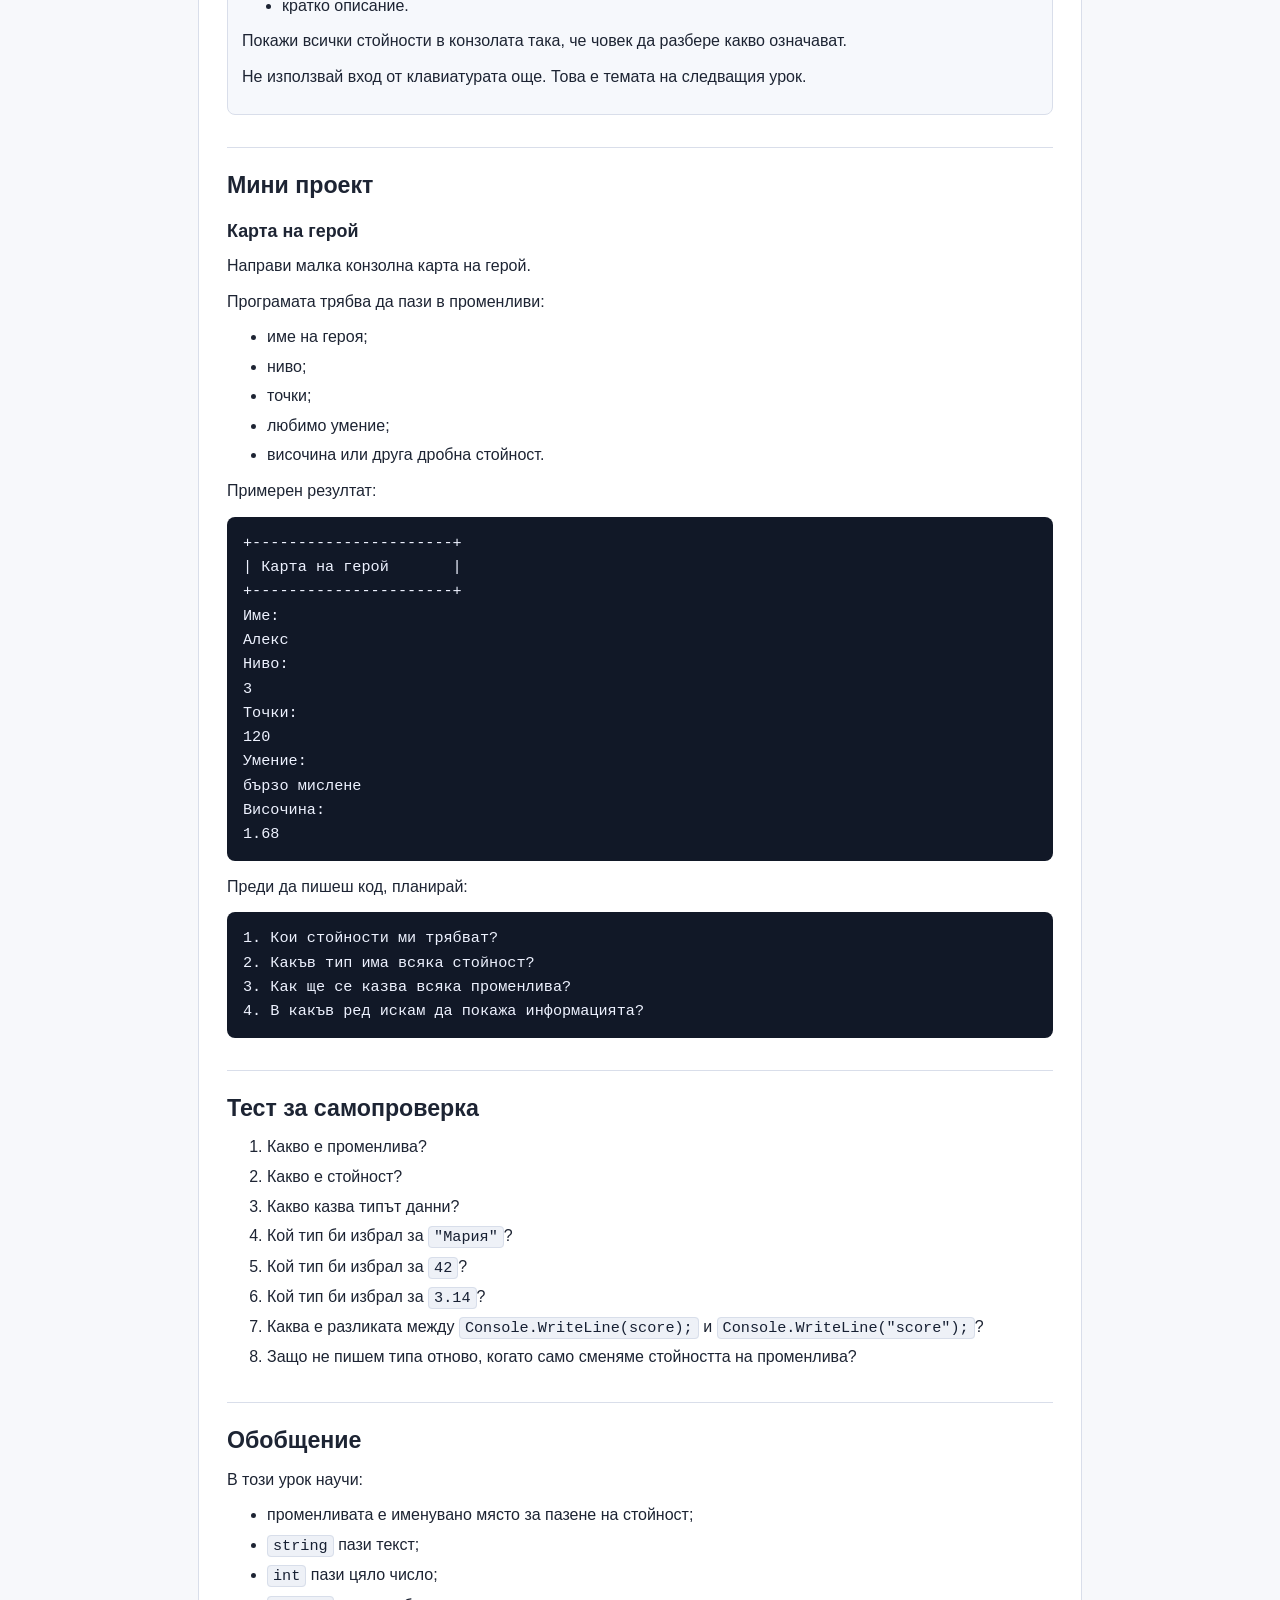
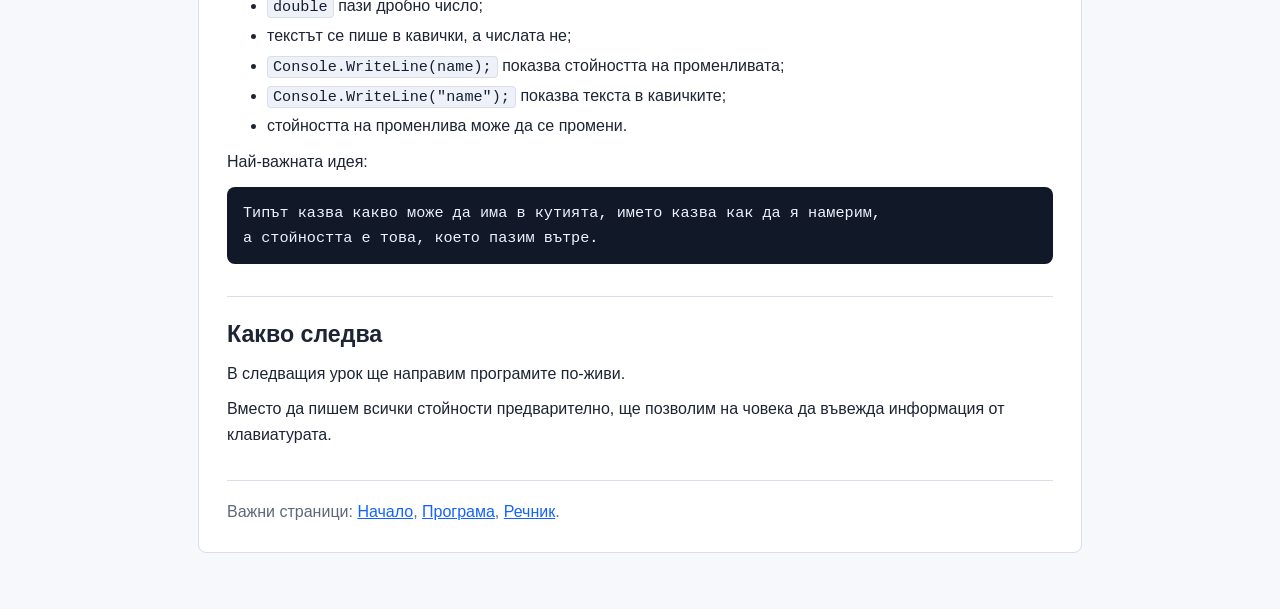
<file: csharp-for-beginners/html/lessons/lesson-03.html>
<!doctype html>
<html lang="bg">
<head>
  <meta charset="utf-8">
  <meta name="viewport" content="width=device-width, initial-scale=1">
  <meta http-equiv="Cache-Control" content="no-store, no-cache, must-revalidate, max-age=0">
  <meta http-equiv="Pragma" content="no-cache">
  <meta http-equiv="Expires" content="0">
  <title>Урок 3: Променливи и типове данни</title>
  <link rel="stylesheet" href="../assets/course.css">
  <script>
    (function () {
      var version = Date.now().toString();

      function versionedUrl(href) {
        try {
          var url = new URL(href, window.location.href);
          if (url.origin !== window.location.origin) {
            return href;
          }
          url.searchParams.set("v", version);
          return url.href;
        } catch (error) {
          return href;
        }
      }

      function applyCacheBusting() {
        document.querySelectorAll("link[rel=\"stylesheet\"][href]").forEach(function (link) {
          link.setAttribute("href", versionedUrl(link.getAttribute("href")));
        });

        document.querySelectorAll("a[href]").forEach(function (link) {
          var href = link.getAttribute("href");
          if (/\.html(?:$|[?#])/.test(href)) {
            link.setAttribute("href", versionedUrl(href));
          }
        });
      }

      if (document.readyState === "loading") {
        document.addEventListener("DOMContentLoaded", applyCacheBusting);
      } else {
        applyCacheBusting();
      }
    }());
  </script>
</head>
<body>
  <main class="page">
    <nav class="top-nav" aria-label="Основна навигация">
      <div class="top-nav-title">C# за начинаещи</div>
      <div class="top-nav-links">
        <a href="../index.html">Начало</a>
        <a href="../docs/curriculum.html">Програма</a>
        <a href="../docs/glossary.html">Речник</a>
      </div>
    </nav>

    <article class="lesson">
      <header class="lesson-header">
        <div class="lesson-label">Урок 3</div>
        <h1>Променливи и типове данни</h1>
      </header>

      <section>
        <h2>Какво ще научиш</h2>
        <p>До края на този урок ще можеш да:</p>
        <ul>
          <li>обясниш какво е променлива с човешки думи;</li>
          <li>създадеш променлива за текст, цяло число и дробно число;</li>
          <li>разпознаваш трите важни части: тип, име и стойност;</li>
          <li>показваш стойността на променлива в конзолата;</li>
          <li>променяш стойността на вече създадена променлива;</li>
          <li>избираш подходящ тип за прости данни.</li>
        </ul>
      </section>

      <section>
        <h2>Защо това е важно</h2>
        <p>В Урок 2 програмите ни показваха готов текст.</p>
        <p>Това е полезно, но истинските програми трябва да помнят информация:</p>
        <ul>
          <li>име на играч;</li>
          <li>точки в игра;</li>
          <li>температура;</li>
          <li>цена;</li>
          <li>съобщение.</li>
        </ul>
        <p>Променливите са първата стъпка към програма, която не е просто плакат с текст, а малка машина, която пази и използва данни.</p>
      </section>

      <section>
        <h2>История с Byte</h2>
        <p>Byte подрежда малки кутии на бюрото си.</p>
        <p>На първата кутия пише <code>name</code>, а вътре има бележка:</p>
        <pre><code>"Мая"</code></pre>
        <p>На втората кутия пише <code>score</code>, а вътре има число:</p>
        <pre><code>15</code></pre>
        <p>Byte е доволен:</p>
        <blockquote>Byte: "Когато кутията има име, мога да намеря стойността по-късно. Но трябва да знам и какъв вид стойност има вътре."</blockquote>
        <p>Точно това правят променливите. Те са именувани места за пазене на стойности.</p>
      </section>

      <section>
        <h2>Основно обяснение</h2>
        <p>Променлива е именувано място за пазене на стойност.</p>
        <p>В C# една проста променлива изглежда така:</p>
        <pre><code class="language-csharp">string name = "Мая";</code></pre>
        <p>Нека я прочетем бавно:</p>
        <ul>
          <li><code>string</code> е типът данни. Той казва, че стойността е текст.</li>
          <li><code>name</code> е името на променливата.</li>
          <li><code>=</code> означава "сложи тази стойност в тази променлива".</li>
          <li><code>"Мая"</code> е стойността.</li>
          <li><code>;</code> завършва инструкцията.</li>
        </ul>
        <p>Много начинаещи мислят, че <code>=</code> означава "равно е" като в математиката. В C# тук е по-полезно да го четем така:</p>
        <pre><code>сложи стойността отдясно в променливата отляво</code></pre>

        <h3>Първите типове данни</h3>
        <p>Типът данни казва какъв вид стойност пазим.</p>
        <p>В този урок ще използваме три типа:</p>
        <table>
          <thead>
            <tr><th>Тип</th><th>За какво служи</th><th>Пример</th></tr>
          </thead>
          <tbody>
            <tr><td><code>string</code></td><td>текст</td><td><code>"Иван"</code></td></tr>
            <tr><td><code>int</code></td><td>цяло число</td><td><code>15</code></td></tr>
            <tr><td><code>double</code></td><td>дробно число</td><td><code>22.5</code></td></tr>
          </tbody>
        </table>
        <p>Текстът се пише в кавички.</p>
        <p>Числата не се пишат в кавички.</p>
        <pre><code class="language-csharp">string city = "София";
int age = 15;
double temperature = 22.5;</code></pre>
      </section>

      <section>
        <h2>Визуално обяснение</h2>
        <p>Можеш да мислиш за променливите като за кутии с етикети:</p>
        <pre><code>+----------------+
| name           |
| "Мая"          |
+----------------+

+----------------+
| score          |
| 15             |
+----------------+

+----------------+
| temperature    |
| 22.5           |
+----------------+</code></pre>
        <p>Името е етикетът на кутията.</p>
        <p>Стойността е това, което е вътре.</p>
        <p>Типът казва какъв вид нещо очакваме вътре:</p>
        <pre><code>[ тип ] [ име ] = [ стойност ];

string  name    = "Мая";
int     score   = 15;
double  height  = 1.72;</code></pre>
      </section>

      <section>
        <h2>Първи пример</h2>
        <p>Ето малка програма, която пази информация за Byte:</p>
        <pre><code class="language-csharp">string robotName = "Byte";
int batteryLevel = 87;
double temperature = 22.5;

Console.WriteLine("Име:");
Console.WriteLine(robotName);

Console.WriteLine("Батерия:");
Console.WriteLine(batteryLevel);

Console.WriteLine("Температура:");
Console.WriteLine(temperature);</code></pre>
        <p>Резултат:</p>
        <pre><code>Име:
Byte
Батерия:
87
Температура:
22.5</code></pre>
        <p>Забележи разликата:</p>
        <pre><code class="language-csharp">Console.WriteLine(robotName);</code></pre>
        <p>Това показва стойността на променливата.</p>
        <pre><code class="language-csharp">Console.WriteLine("robotName");</code></pre>
        <p>Това показва самия текст <code>robotName</code>, защото е в кавички.</p>
      </section>

      <section>
        <h2>Разбивка на кода</h2>
        <p>Нека разгледаме този ред:</p>
        <pre><code class="language-csharp">int batteryLevel = 87;</code></pre>
        <p>Той казва:</p>
        <pre><code>Създай променлива за цяло число.
Името й е batteryLevel.
Сложи вътре стойността 87.</code></pre>
        <p>После:</p>
        <pre><code class="language-csharp">Console.WriteLine(batteryLevel);</code></pre>
        <p>казва:</p>
        <pre><code>Намери променливата batteryLevel.
Вземи стойността вътре.
Покажи я в конзолата.</code></pre>

        <h3>Промяна на стойност</h3>
        <p>Променлива се казва "променлива", защото стойността й може да се промени.</p>
        <pre><code class="language-csharp">int points = 10;
Console.WriteLine(points);

points = 15;
Console.WriteLine(points);</code></pre>
        <p>Резултат:</p>
        <pre><code>10
15</code></pre>
        <p>Първия път създаваме променливата:</p>
        <pre><code class="language-csharp">int points = 10;</code></pre>
        <p>Втория път само сменяме стойността:</p>
        <pre><code class="language-csharp">points = 15;</code></pre>
        <p>Не пишем <code>int</code> отново, защото променливата вече съществува.</p>
      </section>

      <section>
        <h2>Чести грешки</h2>
        <h3>Грешка 1: Текст без кавички</h3>
        <pre><code class="language-csharp">string name = Byte;</code></pre>
        <p>Защо е проблем:</p>
        <p>C# ще търси променлива с име <code>Byte</code>. Ако искаме текст, трябва да използваме кавички.</p>
        <p>Поправка:</p>
        <pre><code class="language-csharp">string name = "Byte";</code></pre>

        <h3>Грешка 2: Число като текст</h3>
        <pre><code class="language-csharp">int age = "15";</code></pre>
        <p>Защо е проблем:</p>
        <p><code>int</code> очаква цяло число, а <code>"15"</code> е текст, защото е в кавички.</p>
        <p>Поправка:</p>
        <pre><code class="language-csharp">int age = 15;</code></pre>

        <h3>Грешка 3: Дробно число с грешен тип</h3>
        <pre><code class="language-csharp">int temperature = 22.5;</code></pre>
        <p>Защо е проблем:</p>
        <p><code>int</code> пази цели числа. <code>22.5</code> има дробна част.</p>
        <p>Поправка:</p>
        <pre><code class="language-csharp">double temperature = 22.5;</code></pre>

        <h3>Грешка 4: Използване на променлива преди да е създадена</h3>
        <pre><code class="language-csharp">Console.WriteLine(score);
int score = 20;</code></pre>
        <p>Защо е проблем:</p>
        <p>Компютърът чете отгоре надолу. Когато стигне до <code>score</code>, такава променлива още не съществува.</p>
        <p>Поправка:</p>
        <pre><code class="language-csharp">int score = 20;
Console.WriteLine(score);</code></pre>

        <h3>Грешка 5: Показване на името вместо стойността</h3>
        <pre><code class="language-csharp">int score = 20;
Console.WriteLine("score");</code></pre>
        <p>Резултатът ще бъде:</p>
        <pre><code>score</code></pre>
        <p>Поправка:</p>
        <pre><code class="language-csharp">int score = 20;
Console.WriteLine(score);</code></pre>
      </section>

      <section>
        <h2>Как мисли програмистът</h2>
        <p>Когато ти трябва променлива, не започвай с писане веднага.</p>
        <p>Първо си задай въпроси:</p>
        <ul>
          <li>Каква информация искам да пазя?</li>
          <li>Текст ли е, цяло число ли е, или дробно число?</li>
          <li>Какво име ще бъде ясно след 5 минути?</li>
          <li>Трябва ли стойността да се показва?</li>
          <li>Ще се промени ли стойността по-късно?</li>
        </ul>
        <p>Пример:</p>
        <pre><code>Искам да пазя точки в игра.
Точките са цяло число.
Името score е кратко и ясно.</code></pre>
        <p>Код:</p>
        <pre><code class="language-csharp">int score = 0;</code></pre>
        <p>Byte би казал:</p>
        <blockquote>Byte: "Етикетът е ясен. Типът е ясен. Стойността е ясна. Мога да работя."</blockquote>
      </section>

      <section>
        <h2>Практика</h2>
        <div class="practice-block">
          <h3>Какво ще отпечата тази програма?</h3>
          <pre><code class="language-csharp">string playerName = "Ива";
int points = 12;

Console.WriteLine(playerName);
Console.WriteLine(points);</code></pre>
          <p>Твоето предположение:</p>
          <pre><code>...</code></pre>
        </div>

        <div class="practice-block">
          <h3>Предвиди стойността</h3>
          <p>Каква е стойността на <code>coins</code> накрая?</p>
          <pre><code class="language-csharp">int coins = 5;
coins = 8;
coins = 10;</code></pre>
          <p>Отговори с едно число и обясни защо.</p>
        </div>

        <div class="practice-block">
          <h3>Намери бъга</h3>
          <pre><code class="language-csharp">int age = "15";
Console.WriteLine(age);</code></pre>
          <p>Какъв е проблемът?</p>
          <p>Подсказка:</p>
          <p>Погледни типа и стойността.</p>
        </div>

        <div class="practice-block">
          <h3>Поправи кода</h3>
          <p>Програмата трябва да пази име и точки, после да покаже стойностите.</p>
          <p>Кодът има няколко грешки:</p>
          <pre><code class="language-csharp">string player name = "Иво";
int score = "20";

Console.WriteLine("playerName");
Console.WriteLine("score");</code></pre>
          <p>Поправи го така, че да покаже:</p>
          <pre><code>Иво
20</code></pre>
        </div>
      </section>

      <section>
        <h2>Упражнения по трудност</h2>
        <div class="difficulty">
          <h3>⭐ Easy</h3>
          <ol>
            <li>Създай променлива <code>favoriteGame</code> от тип <code>string</code> и сложи в нея името на любима игра. Покажи стойността в конзолата.</li>
            <li>Създай променлива <code>age</code> от тип <code>int</code> и сложи в нея твоята възраст. Покажи стойността.</li>
            <li>Избери подходящ тип за всяка стойност:</li>
          </ol>
          <pre><code>"Пловдив"
14
36.6</code></pre>
          <ol start="4">
            <li>Какво ще отпечата програмата?</li>
          </ol>
          <pre><code class="language-csharp">string name = "Byte";
Console.WriteLine("name");
Console.WriteLine(name);</code></pre>
        </div>

        <div class="difficulty">
          <h3>⭐⭐ Medium</h3>
          <ol>
            <li>Напиши програма "Профил", която пази и показва:</li>
          </ol>
          <pre><code>име
възраст
любимо хоби</code></pre>
          <p>Използвай три променливи.</p>
          <ol start="2">
            <li>Напиши програма "Състояние на робот", която има:</li>
          </ol>
          <pre><code>robotName - текст
battery - цяло число
version - дробно число</code></pre>
          <p>Покажи всяка стойност на отделен ред.</p>
          <ol start="3">
            <li>Предвиди изхода:</li>
          </ol>
          <pre><code class="language-csharp">int lives = 3;
Console.WriteLine(lives);

lives = 2;
Console.WriteLine(lives);</code></pre>
        </div>

        <div class="difficulty">
          <h3>⭐⭐⭐ Hard</h3>
          <ol>
            <li>Напиши програма "Табло с точки".</li>
          </ol>
          <p>Първо създай:</p>
          <pre><code class="language-csharp">string playerName = "Мая";
int score = 0;</code></pre>
          <p>Покажи името и началните точки. После промени <code>score</code> на <code>10</code> и покажи новата стойност.</p>
          <ol start="2">
            <li>Намери и поправи всички грешки:</li>
          </ol>
          <pre><code class="language-csharp">string city = София;
int temperature = 21.5;
double points = "10";

Console.WriteLine("city");
Console.WriteLine(temperature);
Console.WriteLine(points);</code></pre>
        </div>

        <div class="difficulty">
          <h3>🧠 Challenge</h3>
          <p>Направи "Инвентар на Byte".</p>
          <p>Създай променливи за:</p>
          <ul>
            <li>име на предмет;</li>
            <li>брой предмети;</li>
            <li>тегло на един предмет;</li>
            <li>кратко описание.</li>
          </ul>
          <p>Покажи всички стойности в конзолата така, че човек да разбере какво означават.</p>
          <p>Не използвай вход от клавиатурата още. Това е темата на следващия урок.</p>
        </div>
      </section>

      <section>
        <h2>Мини проект</h2>
        <h3>Карта на герой</h3>
        <p>Направи малка конзолна карта на герой.</p>
        <p>Програмата трябва да пази в променливи:</p>
        <ul>
          <li>име на героя;</li>
          <li>ниво;</li>
          <li>точки;</li>
          <li>любимо умение;</li>
          <li>височина или друга дробна стойност.</li>
        </ul>
        <p>Примерен резултат:</p>
        <pre><code>+----------------------+
| Карта на герой       |
+----------------------+
Име:
Алекс
Ниво:
3
Точки:
120
Умение:
бързо мислене
Височина:
1.68</code></pre>
        <p>Преди да пишеш код, планирай:</p>
        <pre><code>1. Кои стойности ми трябват?
2. Какъв тип има всяка стойност?
3. Как ще се казва всяка променлива?
4. В какъв ред искам да покажа информацията?</code></pre>
      </section>

      <section>
        <h2>Тест за самопроверка</h2>
        <ol>
          <li>Какво е променлива?</li>
          <li>Какво е стойност?</li>
          <li>Какво казва типът данни?</li>
          <li>Кой тип би избрал за <code>"Мария"</code>?</li>
          <li>Кой тип би избрал за <code>42</code>?</li>
          <li>Кой тип би избрал за <code>3.14</code>?</li>
          <li>Каква е разликата между <code>Console.WriteLine(score);</code> и <code>Console.WriteLine("score");</code>?</li>
          <li>Защо не пишем типа отново, когато само сменяме стойността на променлива?</li>
        </ol>
      </section>

      <section>
        <h2>Обобщение</h2>
        <p>В този урок научи:</p>
        <ul>
          <li>променливата е именувано място за пазене на стойност;</li>
          <li><code>string</code> пази текст;</li>
          <li><code>int</code> пази цяло число;</li>
          <li><code>double</code> пази дробно число;</li>
          <li>текстът се пише в кавички, а числата не;</li>
          <li><code>Console.WriteLine(name);</code> показва стойността на променливата;</li>
          <li><code>Console.WriteLine("name");</code> показва текста в кавичките;</li>
          <li>стойността на променлива може да се промени.</li>
        </ul>
        <p>Най-важната идея:</p>
        <pre><code>Типът казва какво може да има в кутията, името казва как да я намерим,
а стойността е това, което пазим вътре.</code></pre>
      </section>

      <section>
        <h2>Какво следва</h2>
        <p>В следващия урок ще направим програмите по-живи.</p>
        <p>Вместо да пишем всички стойности предварително, ще позволим на човека да въвежда информация от клавиатурата.</p>
      </section>

      <footer class="footer-nav">
        Важни страници: <a href="../index.html">Начало</a>, <a href="../docs/curriculum.html">Програма</a>, <a href="../docs/glossary.html">Речник</a>.
      </footer>
    </article>
  </main>
</body>
</html>
</file>
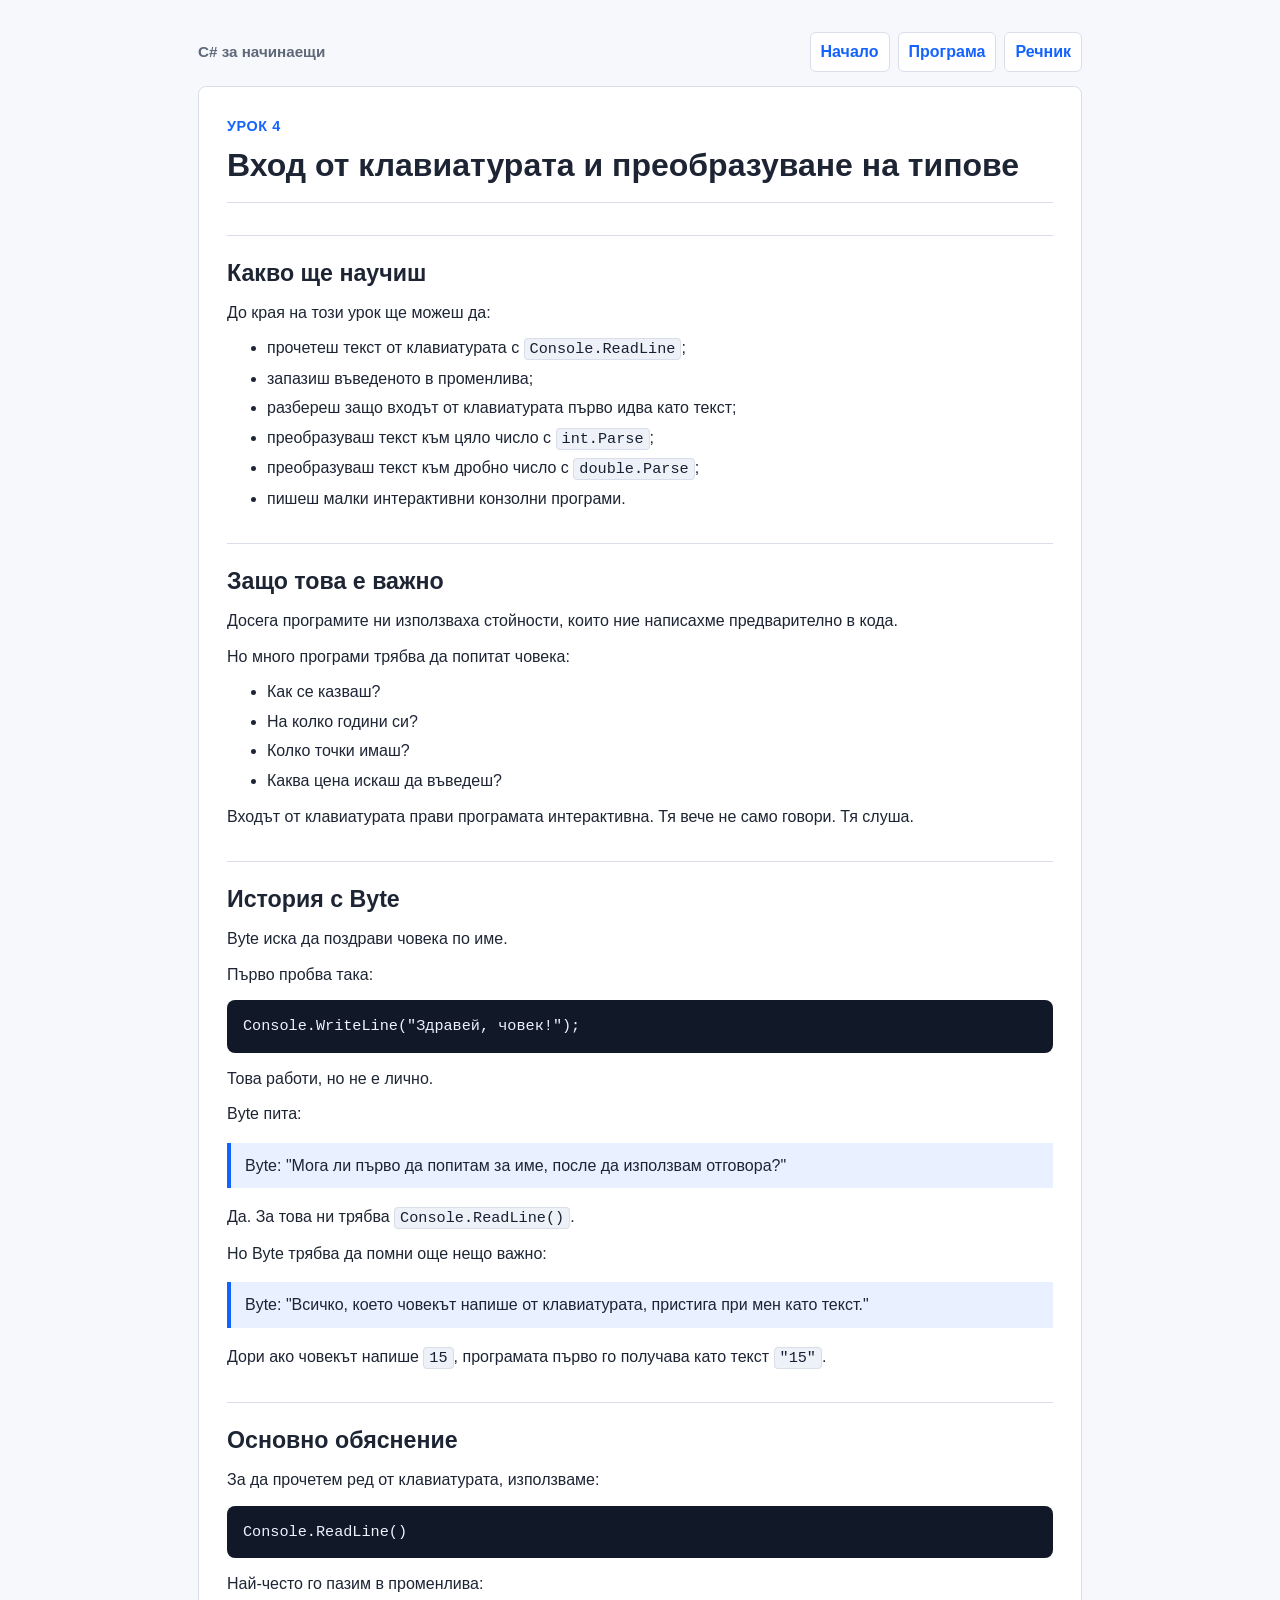
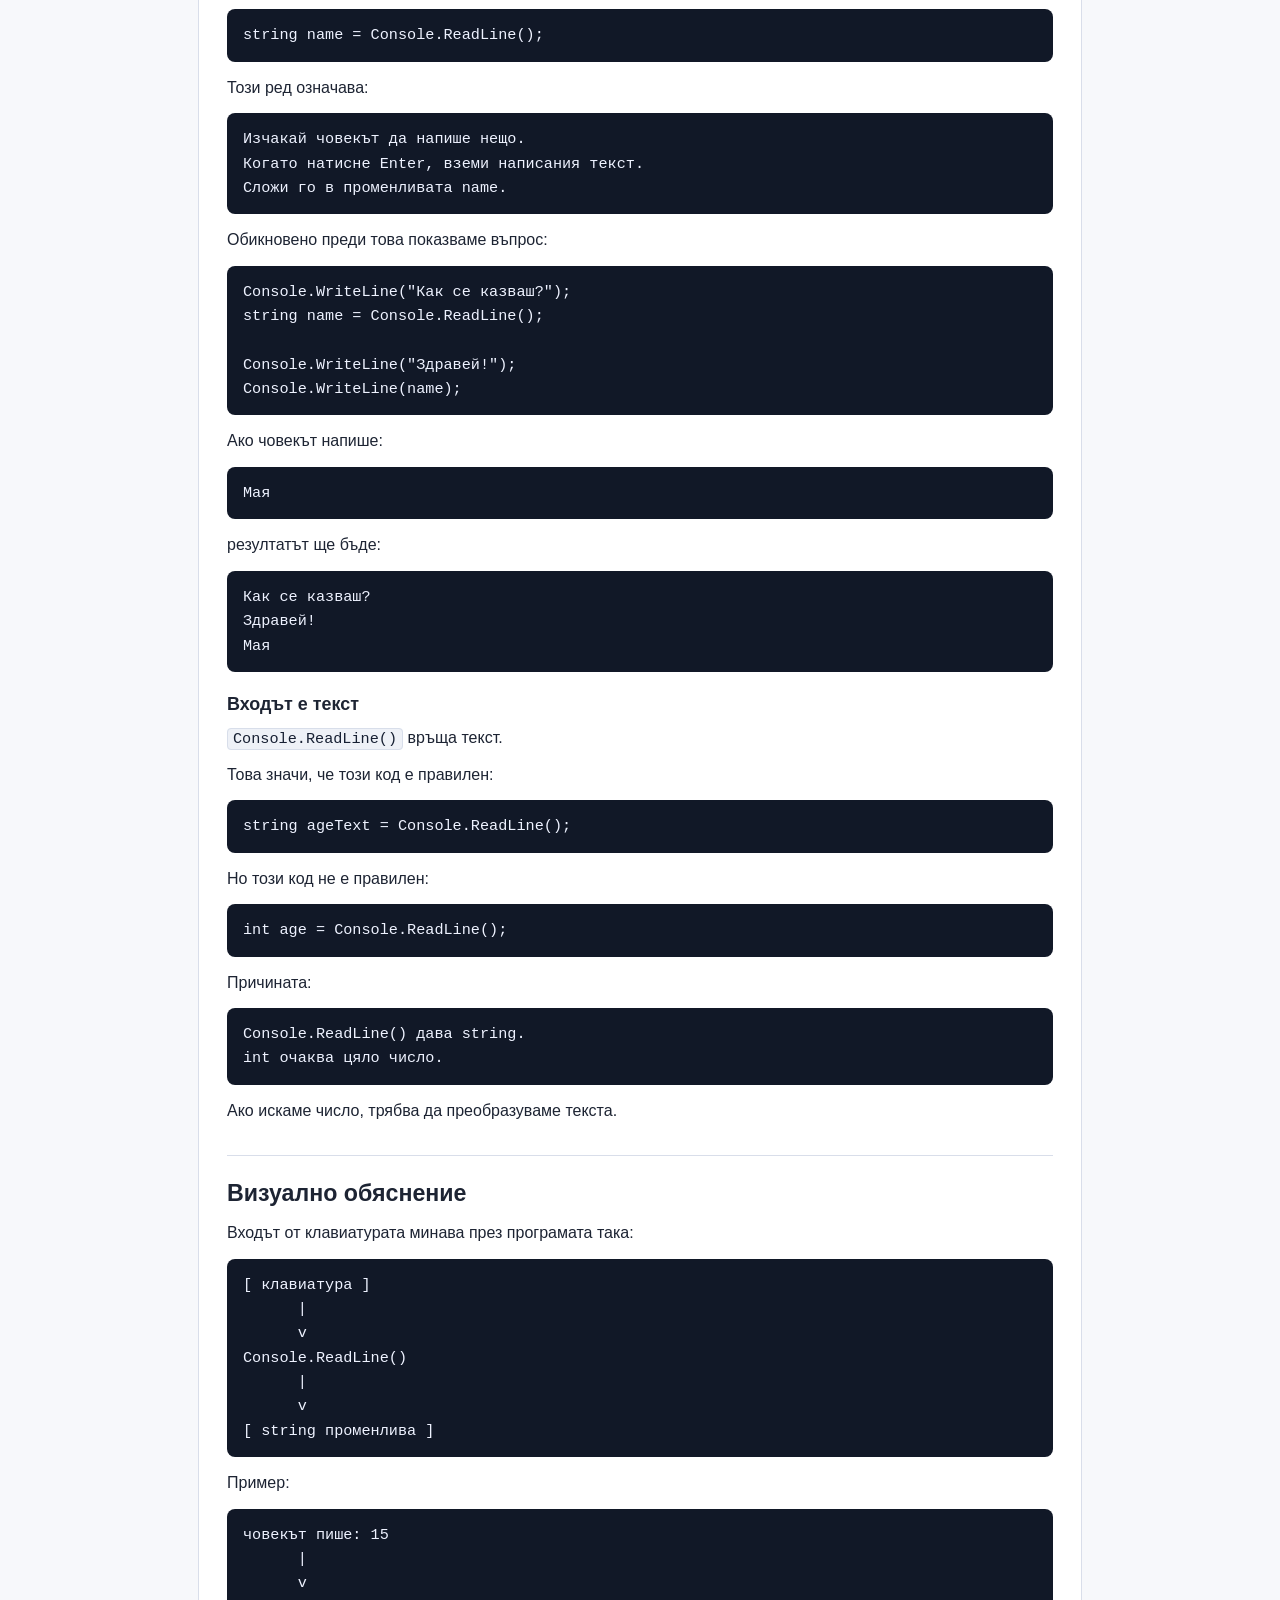
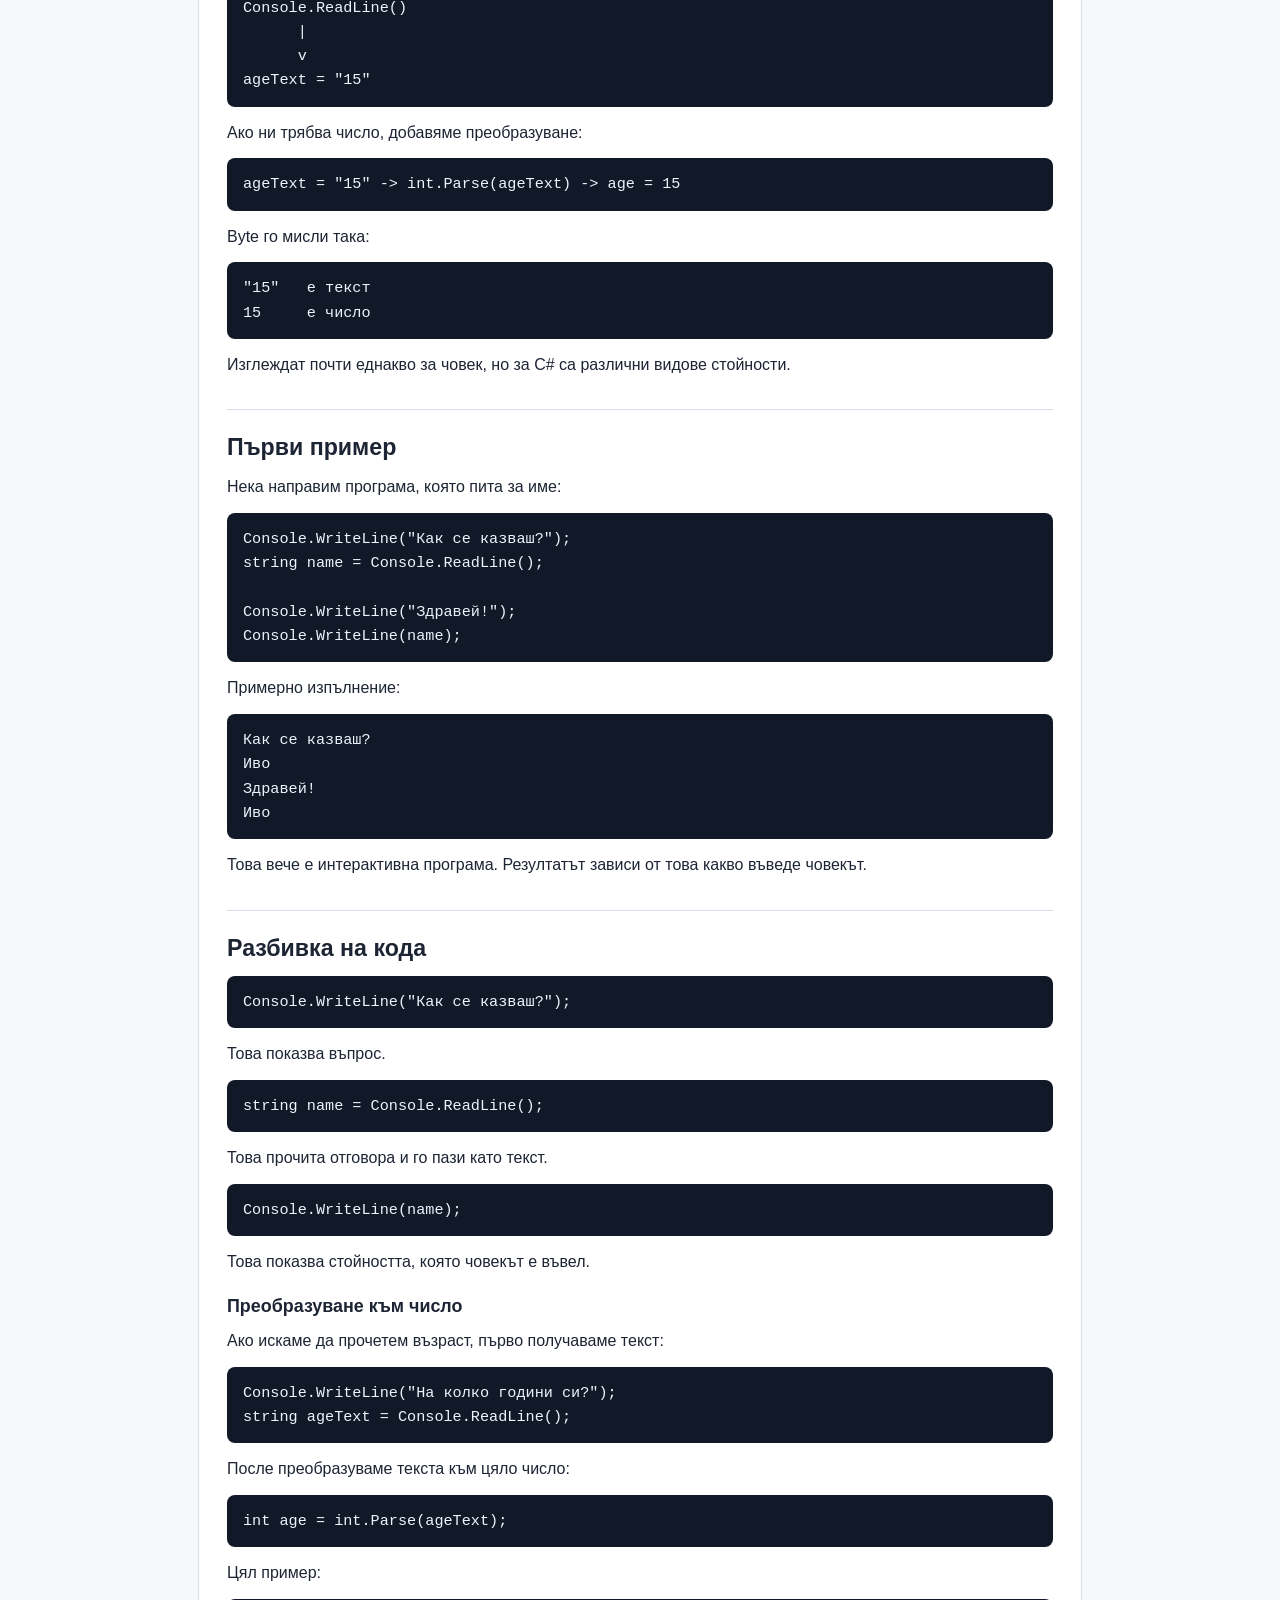
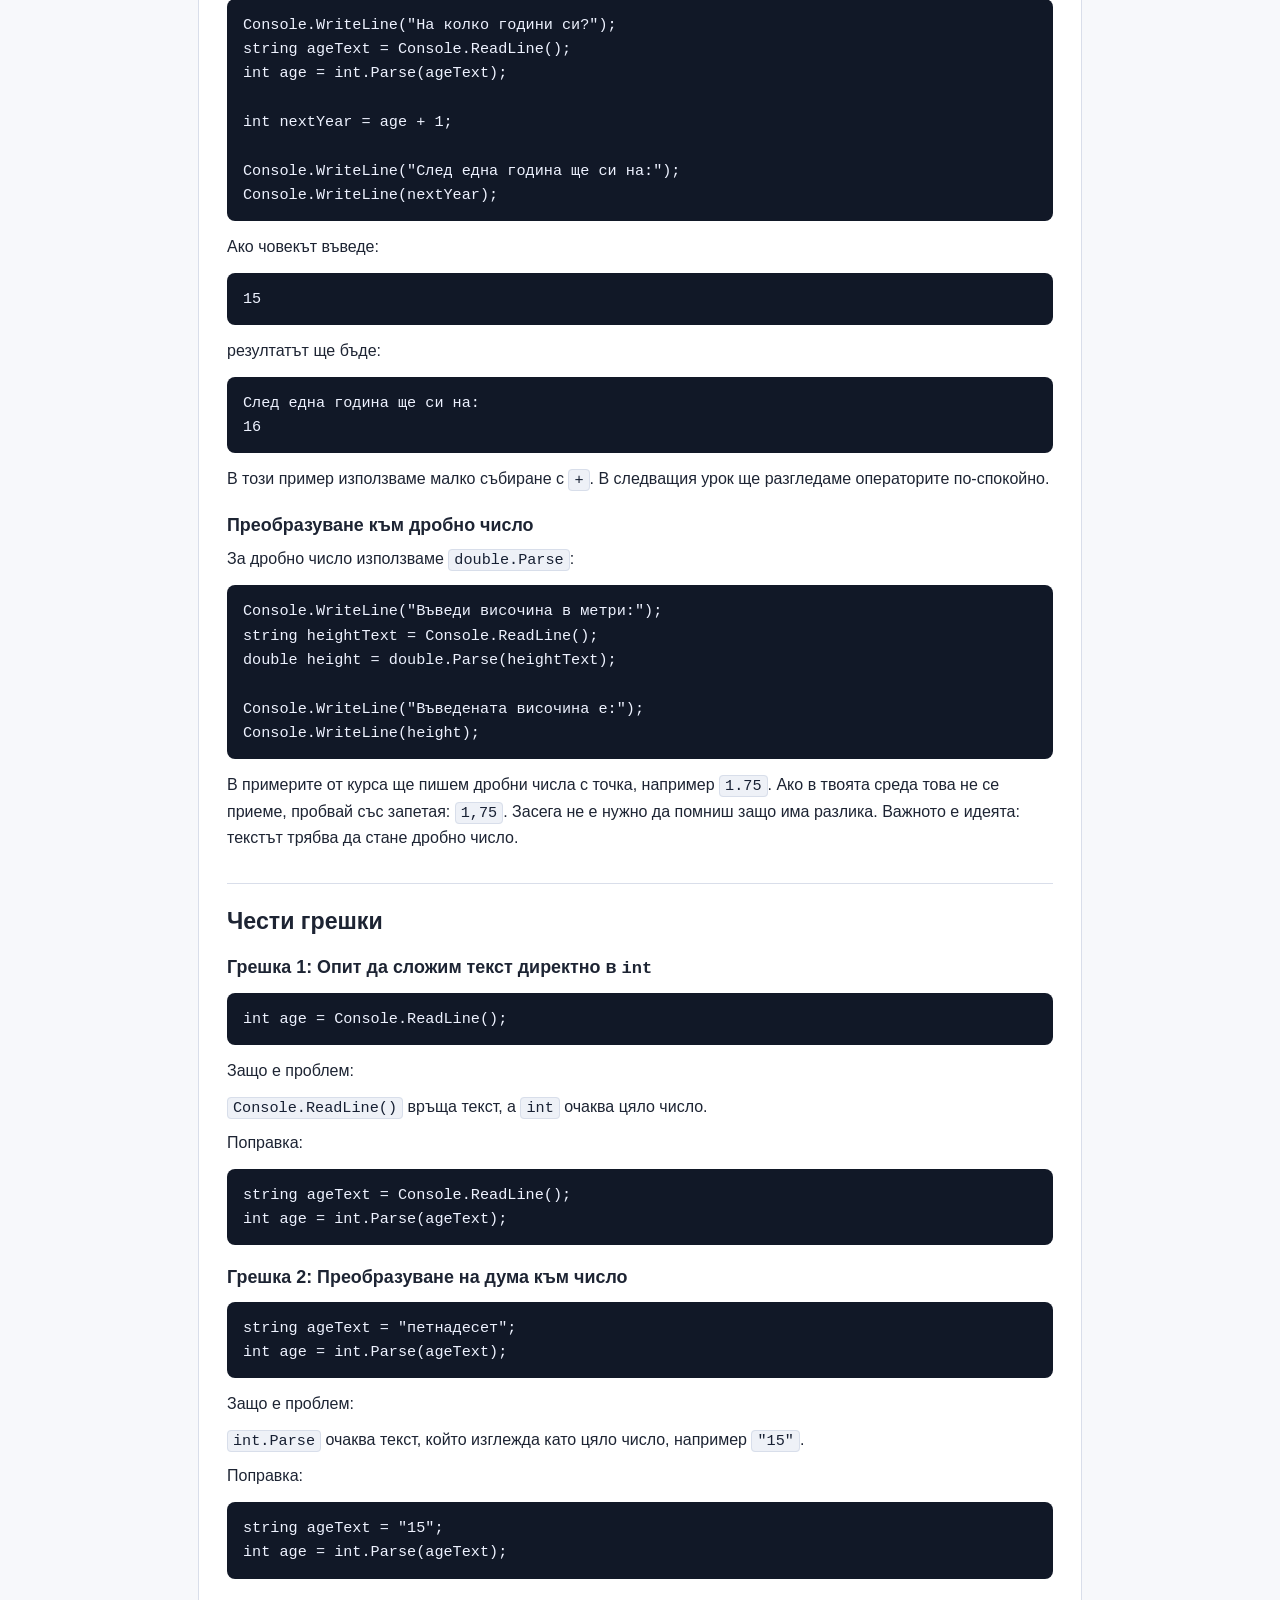
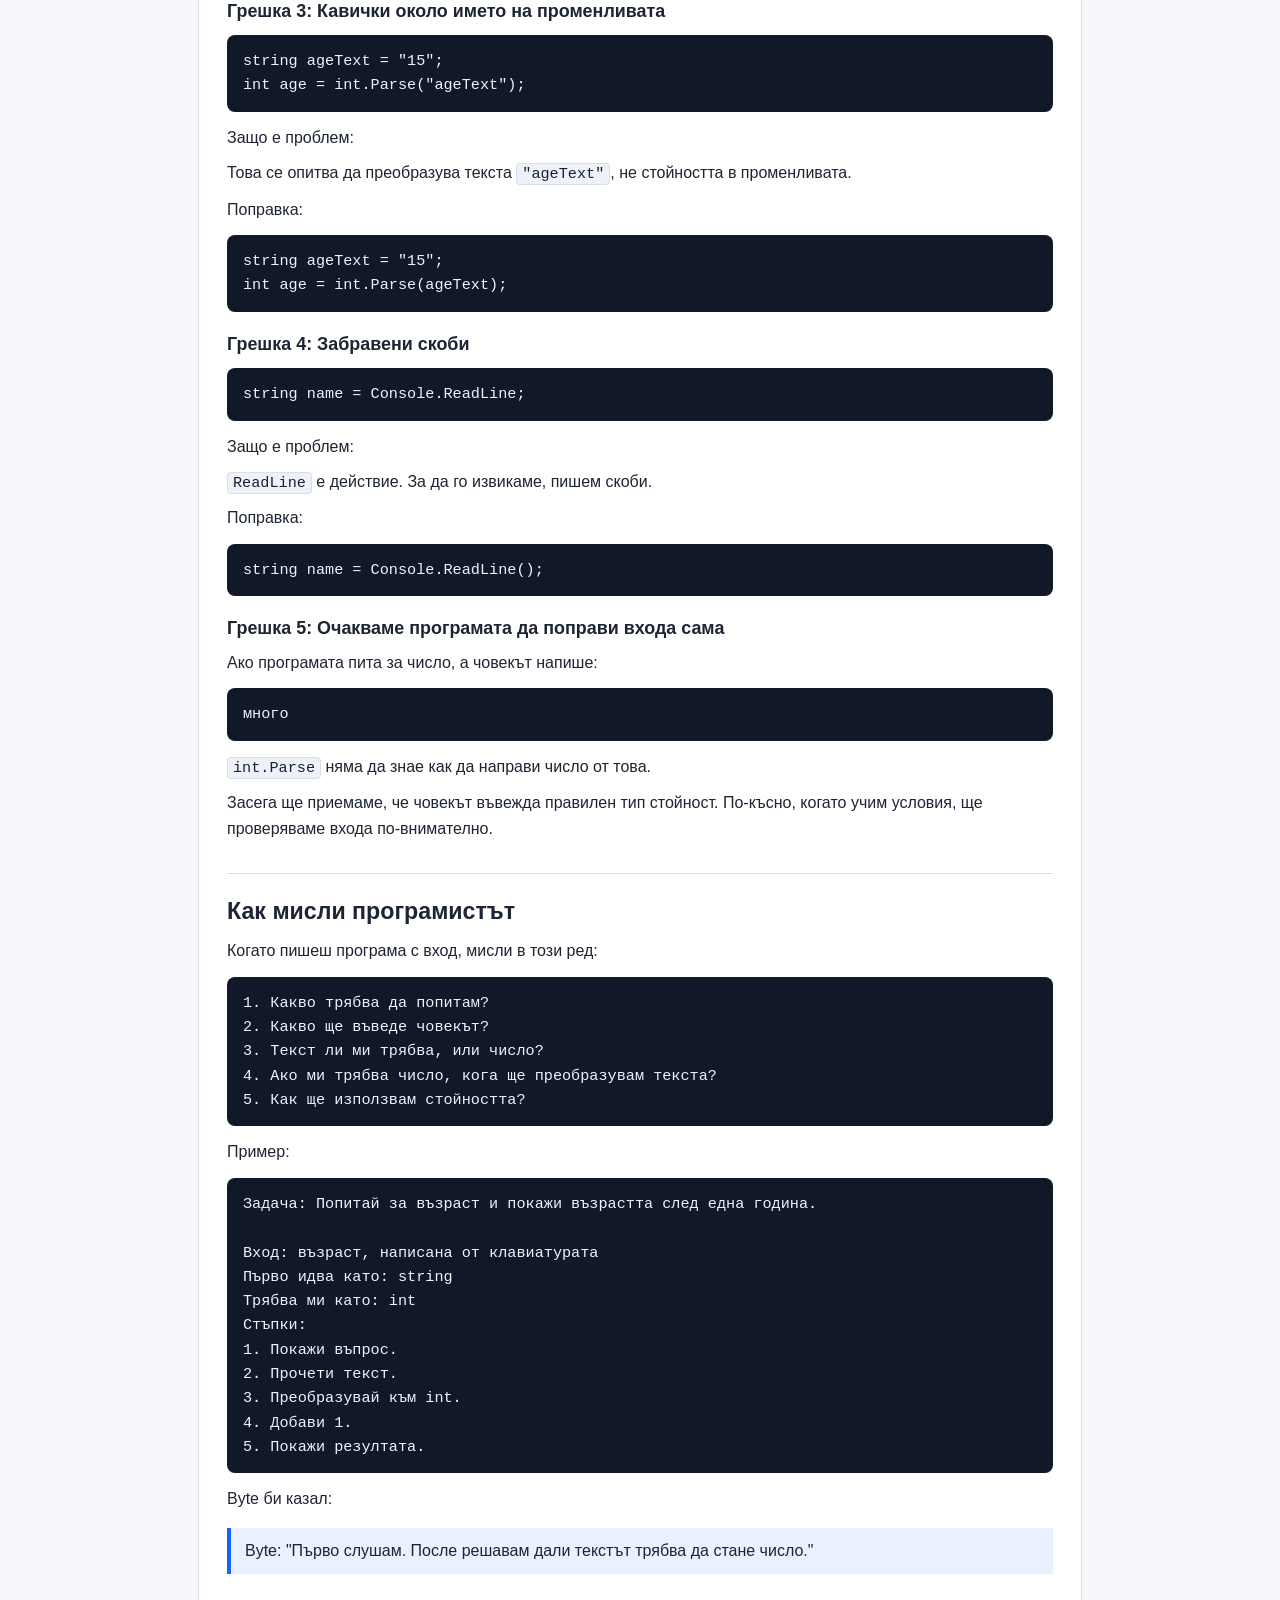
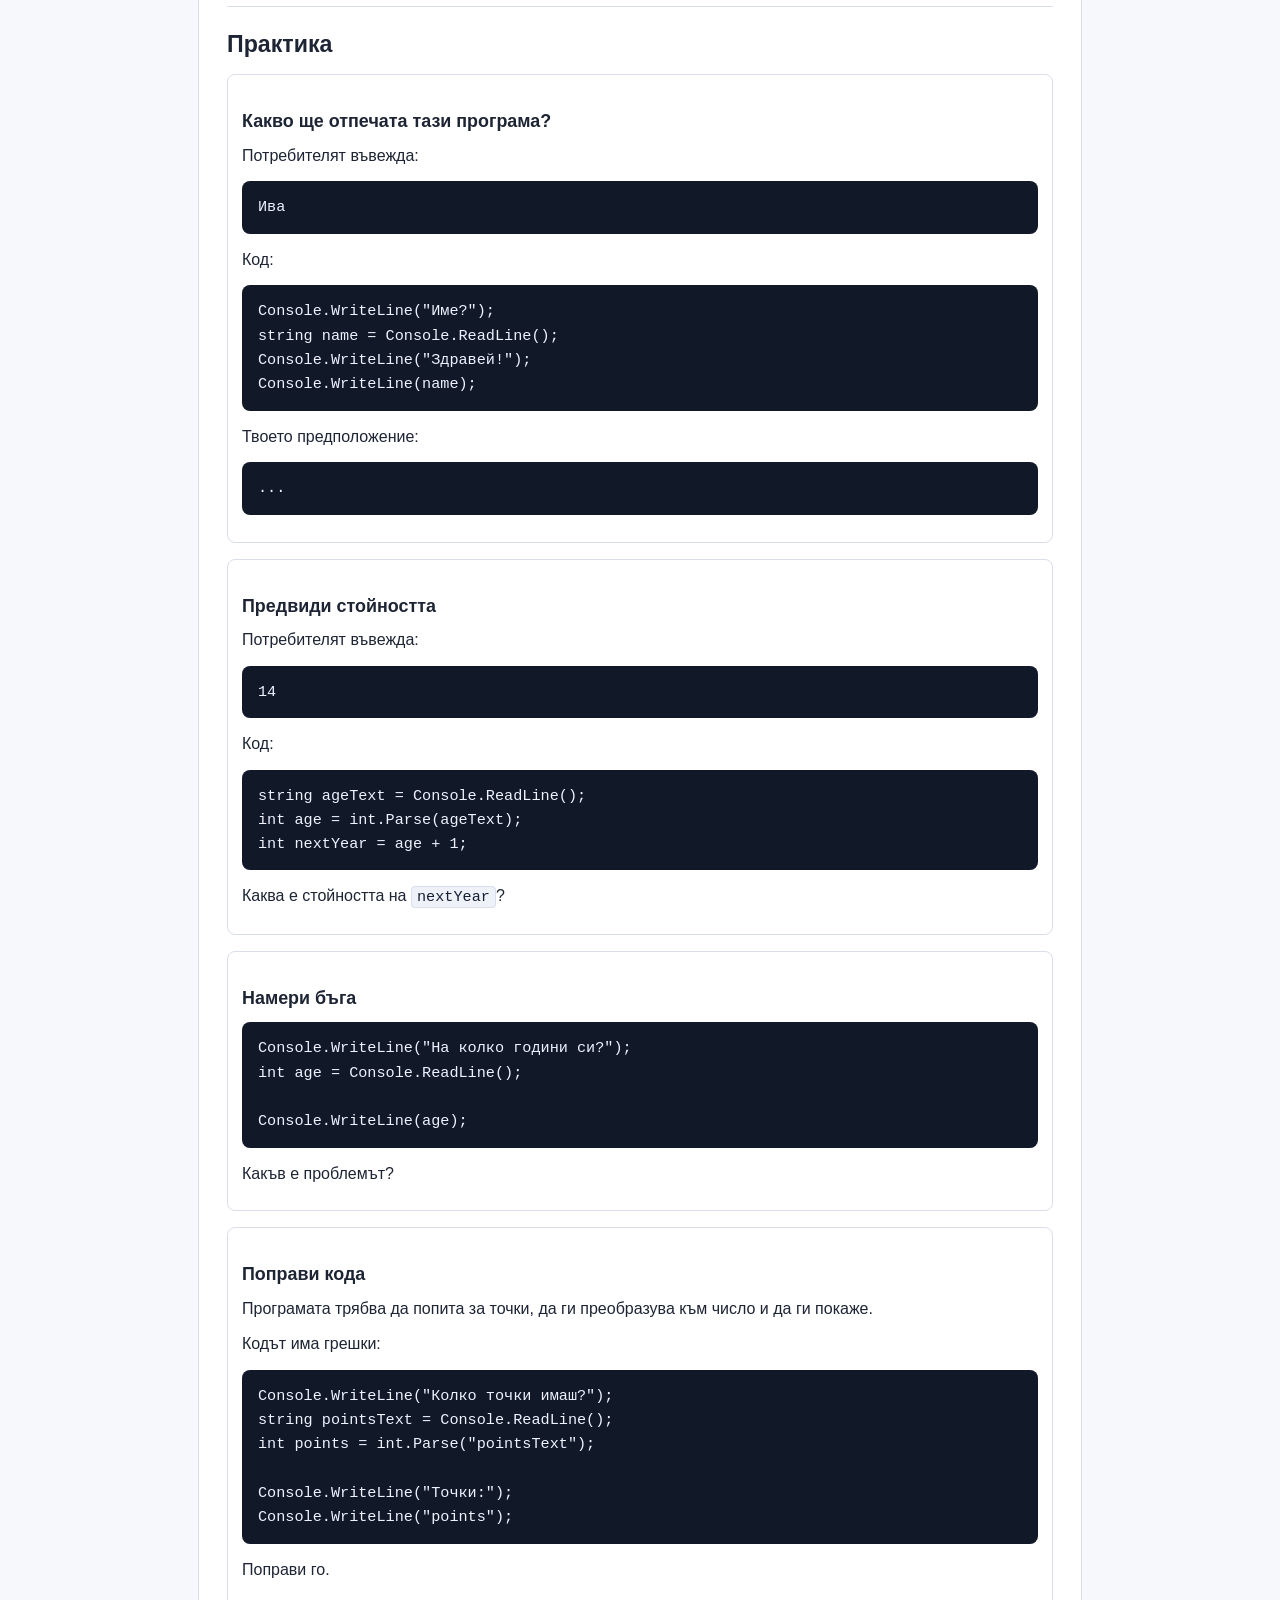
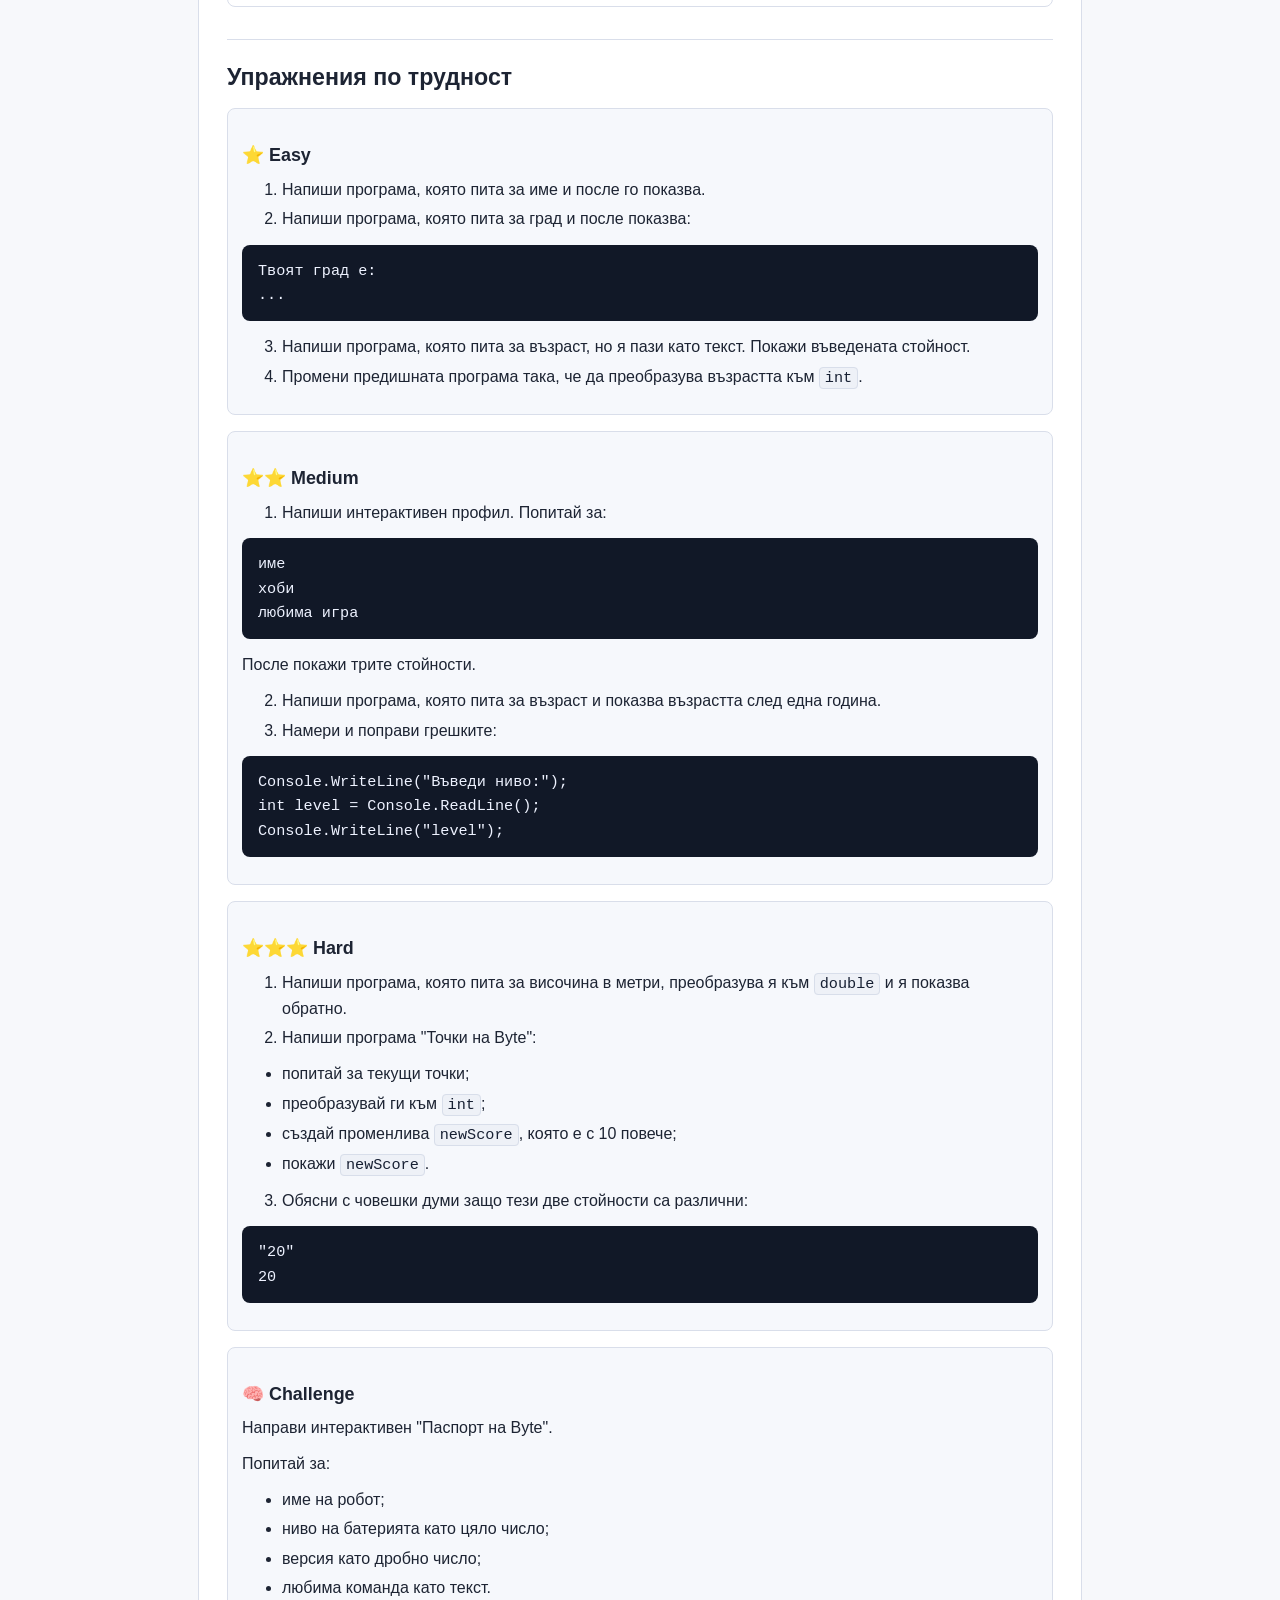
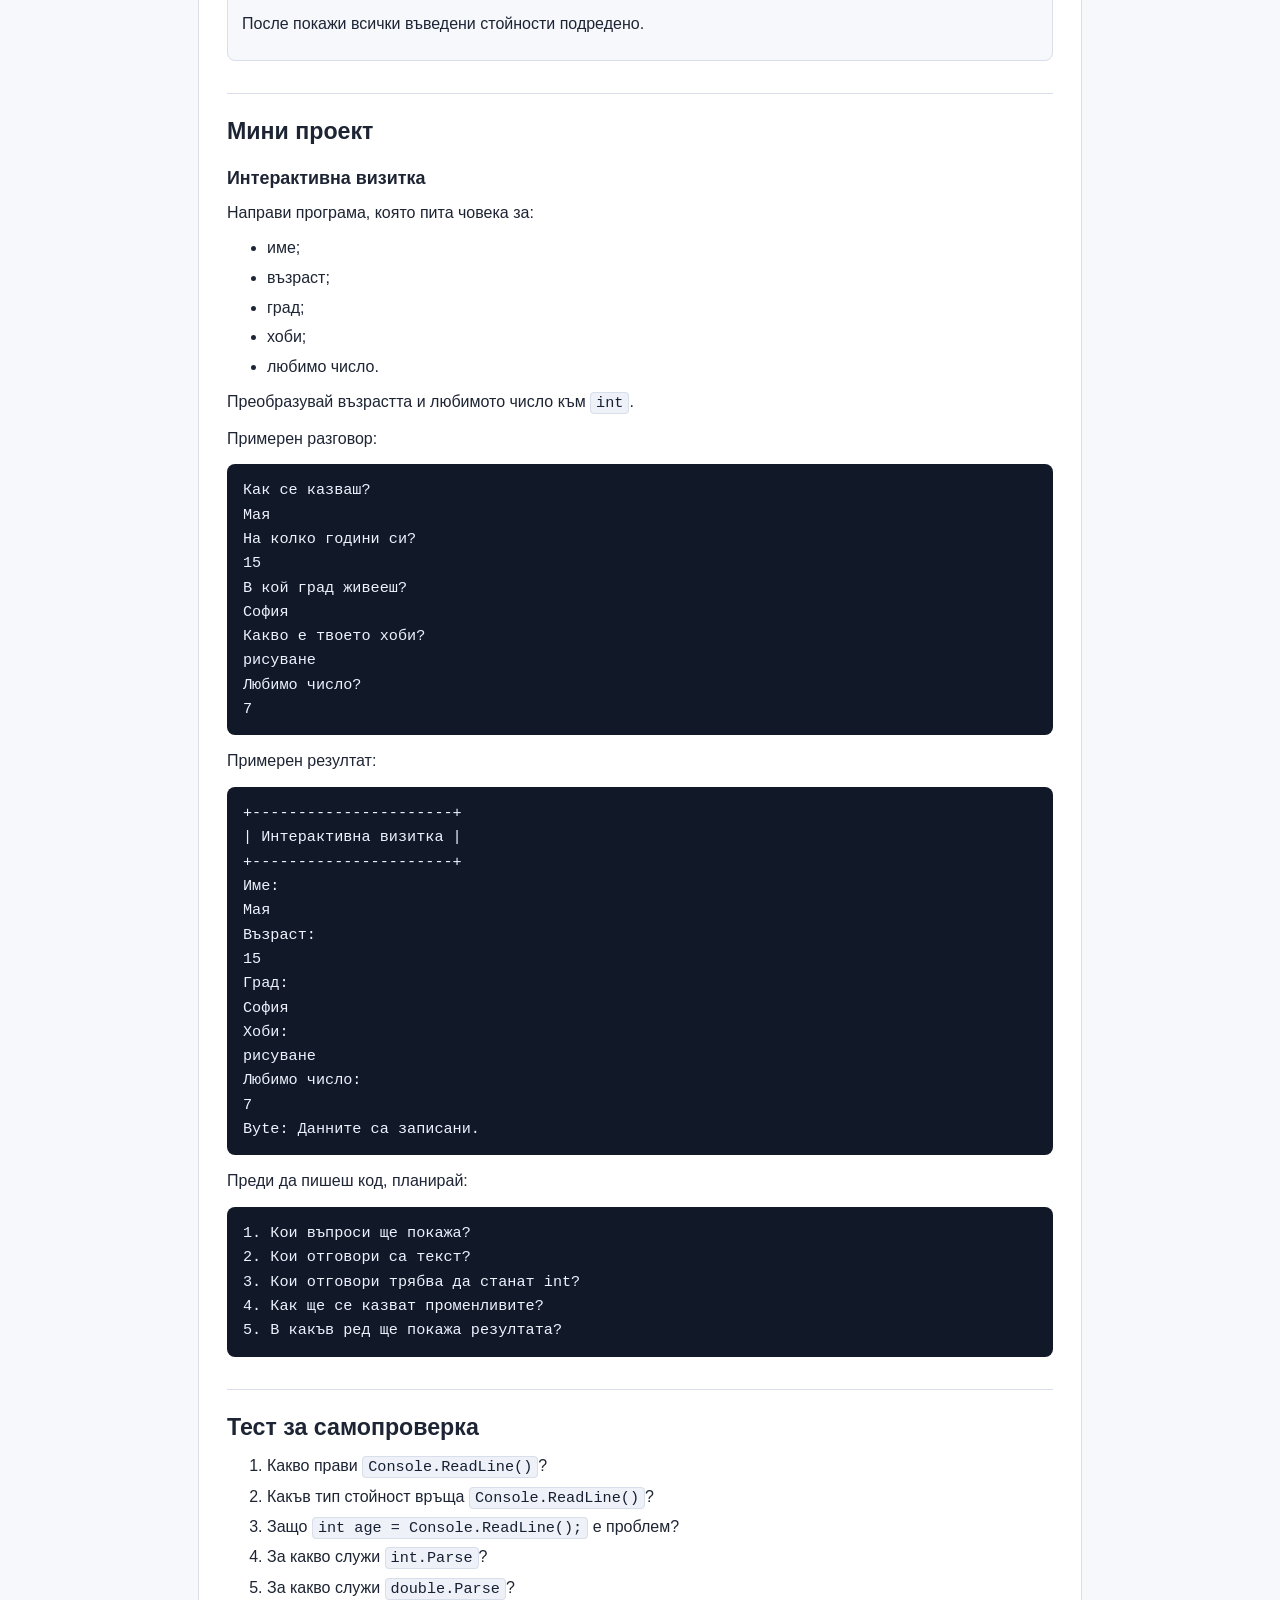
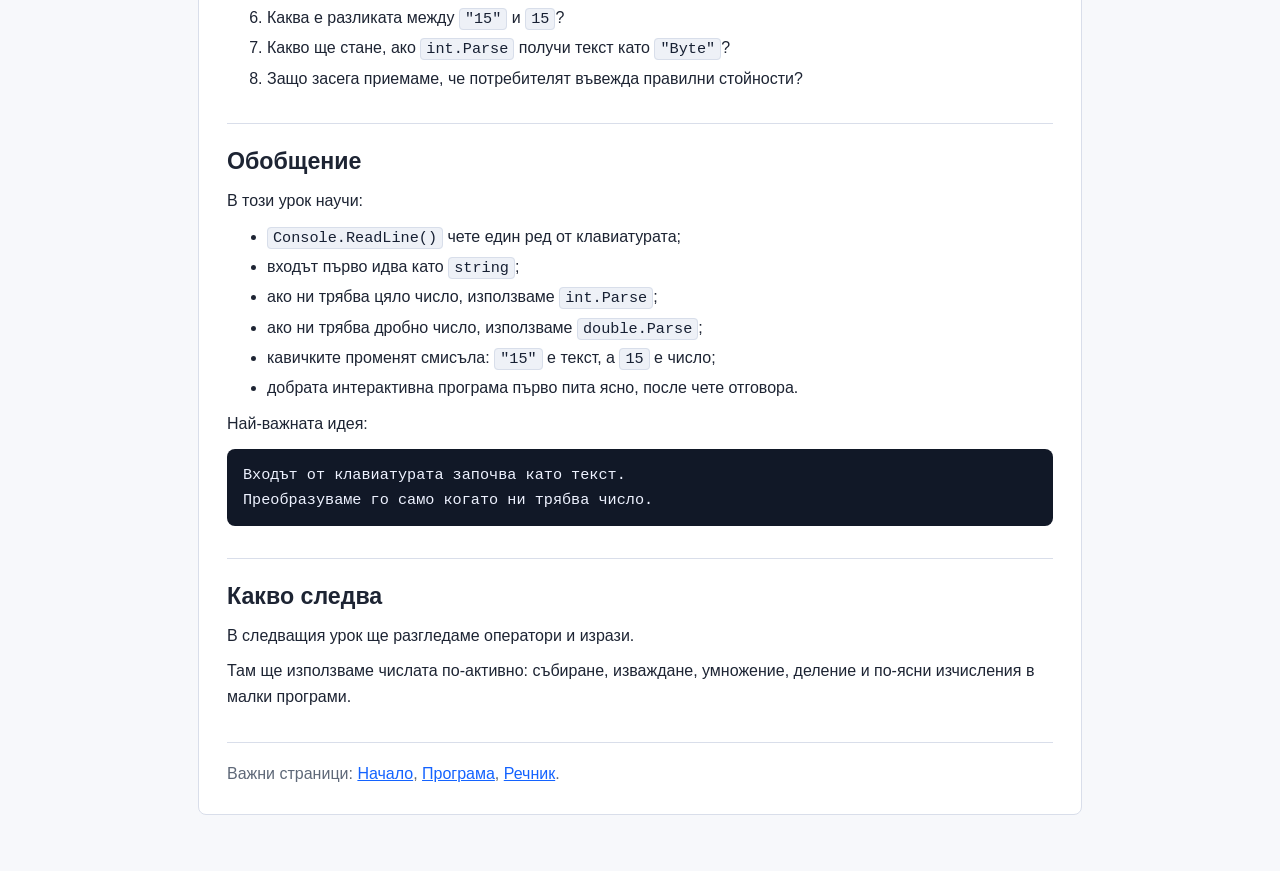
<file: csharp-for-beginners/html/lessons/lesson-04.html>
<!doctype html>
<html lang="bg">
<head>
  <meta charset="utf-8">
  <meta name="viewport" content="width=device-width, initial-scale=1">
  <meta http-equiv="Cache-Control" content="no-store, no-cache, must-revalidate, max-age=0">
  <meta http-equiv="Pragma" content="no-cache">
  <meta http-equiv="Expires" content="0">
  <title>Урок 4: Вход от клавиатурата и преобразуване на типове</title>
  <link rel="stylesheet" href="../assets/course.css">
  <script>
    (function () {
      var version = Date.now().toString();

      function versionedUrl(href) {
        try {
          var url = new URL(href, window.location.href);
          if (url.origin !== window.location.origin) {
            return href;
          }
          url.searchParams.set("v", version);
          return url.href;
        } catch (error) {
          return href;
        }
      }

      function applyCacheBusting() {
        document.querySelectorAll("link[rel=\"stylesheet\"][href]").forEach(function (link) {
          link.setAttribute("href", versionedUrl(link.getAttribute("href")));
        });

        document.querySelectorAll("a[href]").forEach(function (link) {
          var href = link.getAttribute("href");
          if (/\.html(?:$|[?#])/.test(href)) {
            link.setAttribute("href", versionedUrl(href));
          }
        });
      }

      if (document.readyState === "loading") {
        document.addEventListener("DOMContentLoaded", applyCacheBusting);
      } else {
        applyCacheBusting();
      }
    }());
  </script>
</head>
<body>
  <main class="page">
    <nav class="top-nav" aria-label="Основна навигация">
      <div class="top-nav-title">C# за начинаещи</div>
      <div class="top-nav-links">
        <a href="../index.html">Начало</a>
        <a href="../docs/curriculum.html">Програма</a>
        <a href="../docs/glossary.html">Речник</a>
      </div>
    </nav>

    <article class="lesson">
      <header class="lesson-header">
        <div class="lesson-label">Урок 4</div>
        <h1>Вход от клавиатурата и преобразуване на типове</h1>
      </header>

      <section>
        <h2>Какво ще научиш</h2>
        <p>До края на този урок ще можеш да:</p>
        <ul>
          <li>прочетеш текст от клавиатурата с <code>Console.ReadLine</code>;</li>
          <li>запазиш въведеното в променлива;</li>
          <li>разбереш защо входът от клавиатурата първо идва като текст;</li>
          <li>преобразуваш текст към цяло число с <code>int.Parse</code>;</li>
          <li>преобразуваш текст към дробно число с <code>double.Parse</code>;</li>
          <li>пишеш малки интерактивни конзолни програми.</li>
        </ul>
      </section>

      <section>
        <h2>Защо това е важно</h2>
        <p>Досега програмите ни използваха стойности, които ние написахме предварително в кода.</p>
        <p>Но много програми трябва да попитат човека:</p>
        <ul>
          <li>Как се казваш?</li>
          <li>На колко години си?</li>
          <li>Колко точки имаш?</li>
          <li>Каква цена искаш да въведеш?</li>
        </ul>
        <p>Входът от клавиатурата прави програмата интерактивна. Тя вече не само говори. Тя слуша.</p>
      </section>

      <section>
        <h2>История с Byte</h2>
        <p>Byte иска да поздрави човека по име.</p>
        <p>Първо пробва така:</p>
        <pre><code class="language-csharp">Console.WriteLine("Здравей, човек!");</code></pre>
        <p>Това работи, но не е лично.</p>
        <p>Byte пита:</p>
        <blockquote>Byte: "Мога ли първо да попитам за име, после да използвам отговора?"</blockquote>
        <p>Да. За това ни трябва <code>Console.ReadLine()</code>.</p>
        <p>Но Byte трябва да помни още нещо важно:</p>
        <blockquote>Byte: "Всичко, което човекът напише от клавиатурата, пристига при мен като текст."</blockquote>
        <p>Дори ако човекът напише <code>15</code>, програмата първо го получава като текст <code>"15"</code>.</p>
      </section>

      <section>
        <h2>Основно обяснение</h2>
        <p>За да прочетем ред от клавиатурата, използваме:</p>
        <pre><code class="language-csharp">Console.ReadLine()</code></pre>
        <p>Най-често го пазим в променлива:</p>
        <pre><code class="language-csharp">string name = Console.ReadLine();</code></pre>
        <p>Този ред означава:</p>
        <pre><code>Изчакай човекът да напише нещо.
Когато натисне Enter, вземи написания текст.
Сложи го в променливата name.</code></pre>
        <p>Обикновено преди това показваме въпрос:</p>
        <pre><code class="language-csharp">Console.WriteLine("Как се казваш?");
string name = Console.ReadLine();

Console.WriteLine("Здравей!");
Console.WriteLine(name);</code></pre>
        <p>Ако човекът напише:</p>
        <pre><code>Мая</code></pre>
        <p>резултатът ще бъде:</p>
        <pre><code>Как се казваш?
Здравей!
Мая</code></pre>

        <h3>Входът е текст</h3>
        <p><code>Console.ReadLine()</code> връща текст.</p>
        <p>Това значи, че този код е правилен:</p>
        <pre><code class="language-csharp">string ageText = Console.ReadLine();</code></pre>
        <p>Но този код не е правилен:</p>
        <pre><code class="language-csharp">int age = Console.ReadLine();</code></pre>
        <p>Причината:</p>
        <pre><code>Console.ReadLine() дава string.
int очаква цяло число.</code></pre>
        <p>Ако искаме число, трябва да преобразуваме текста.</p>
      </section>

      <section>
        <h2>Визуално обяснение</h2>
        <p>Входът от клавиатурата минава през програмата така:</p>
        <pre><code>[ клавиатура ]
      |
      v
Console.ReadLine()
      |
      v
[ string променлива ]</code></pre>
        <p>Пример:</p>
        <pre><code>човекът пише: 15
      |
      v
Console.ReadLine()
      |
      v
ageText = "15"</code></pre>
        <p>Ако ни трябва число, добавяме преобразуване:</p>
        <pre><code>ageText = "15" -&gt; int.Parse(ageText) -&gt; age = 15</code></pre>
        <p>Byte го мисли така:</p>
        <pre><code>"15"   е текст
15     е число</code></pre>
        <p>Изглеждат почти еднакво за човек, но за C# са различни видове стойности.</p>
      </section>

      <section>
        <h2>Първи пример</h2>
        <p>Нека направим програма, която пита за име:</p>
        <pre><code class="language-csharp">Console.WriteLine("Как се казваш?");
string name = Console.ReadLine();

Console.WriteLine("Здравей!");
Console.WriteLine(name);</code></pre>
        <p>Примерно изпълнение:</p>
        <pre><code>Как се казваш?
Иво
Здравей!
Иво</code></pre>
        <p>Това вече е интерактивна програма. Резултатът зависи от това какво въведе човекът.</p>
      </section>

      <section>
        <h2>Разбивка на кода</h2>
        <pre><code class="language-csharp">Console.WriteLine("Как се казваш?");</code></pre>
        <p>Това показва въпрос.</p>
        <pre><code class="language-csharp">string name = Console.ReadLine();</code></pre>
        <p>Това прочита отговора и го пази като текст.</p>
        <pre><code class="language-csharp">Console.WriteLine(name);</code></pre>
        <p>Това показва стойността, която човекът е въвел.</p>

        <h3>Преобразуване към число</h3>
        <p>Ако искаме да прочетем възраст, първо получаваме текст:</p>
        <pre><code class="language-csharp">Console.WriteLine("На колко години си?");
string ageText = Console.ReadLine();</code></pre>
        <p>После преобразуваме текста към цяло число:</p>
        <pre><code class="language-csharp">int age = int.Parse(ageText);</code></pre>
        <p>Цял пример:</p>
        <pre><code class="language-csharp">Console.WriteLine("На колко години си?");
string ageText = Console.ReadLine();
int age = int.Parse(ageText);

int nextYear = age + 1;

Console.WriteLine("След една година ще си на:");
Console.WriteLine(nextYear);</code></pre>
        <p>Ако човекът въведе:</p>
        <pre><code>15</code></pre>
        <p>резултатът ще бъде:</p>
        <pre><code>След една година ще си на:
16</code></pre>
        <p>В този пример използваме малко събиране с <code>+</code>. В следващия урок ще разгледаме операторите по-спокойно.</p>

        <h3>Преобразуване към дробно число</h3>
        <p>За дробно число използваме <code>double.Parse</code>:</p>
        <pre><code class="language-csharp">Console.WriteLine("Въведи височина в метри:");
string heightText = Console.ReadLine();
double height = double.Parse(heightText);

Console.WriteLine("Въведената височина е:");
Console.WriteLine(height);</code></pre>
        <p>В примерите от курса ще пишем дробни числа с точка, например <code>1.75</code>. Ако в твоята среда това не се приеме, пробвай със запетая: <code>1,75</code>. Засега не е нужно да помниш защо има разлика. Важното е идеята: текстът трябва да стане дробно число.</p>
      </section>

      <section>
        <h2>Чести грешки</h2>
        <h3>Грешка 1: Опит да сложим текст директно в <code>int</code></h3>
        <pre><code class="language-csharp">int age = Console.ReadLine();</code></pre>
        <p>Защо е проблем:</p>
        <p><code>Console.ReadLine()</code> връща текст, а <code>int</code> очаква цяло число.</p>
        <p>Поправка:</p>
        <pre><code class="language-csharp">string ageText = Console.ReadLine();
int age = int.Parse(ageText);</code></pre>

        <h3>Грешка 2: Преобразуване на дума към число</h3>
        <pre><code class="language-csharp">string ageText = "петнадесет";
int age = int.Parse(ageText);</code></pre>
        <p>Защо е проблем:</p>
        <p><code>int.Parse</code> очаква текст, който изглежда като цяло число, например <code>"15"</code>.</p>
        <p>Поправка:</p>
        <pre><code class="language-csharp">string ageText = "15";
int age = int.Parse(ageText);</code></pre>

        <h3>Грешка 3: Кавички около името на променливата</h3>
        <pre><code class="language-csharp">string ageText = "15";
int age = int.Parse("ageText");</code></pre>
        <p>Защо е проблем:</p>
        <p>Това се опитва да преобразува текста <code>"ageText"</code>, не стойността в променливата.</p>
        <p>Поправка:</p>
        <pre><code class="language-csharp">string ageText = "15";
int age = int.Parse(ageText);</code></pre>

        <h3>Грешка 4: Забравени скоби</h3>
        <pre><code class="language-csharp">string name = Console.ReadLine;</code></pre>
        <p>Защо е проблем:</p>
        <p><code>ReadLine</code> е действие. За да го извикаме, пишем скоби.</p>
        <p>Поправка:</p>
        <pre><code class="language-csharp">string name = Console.ReadLine();</code></pre>

        <h3>Грешка 5: Очакваме програмата да поправи входа сама</h3>
        <p>Ако програмата пита за число, а човекът напише:</p>
        <pre><code>много</code></pre>
        <p><code>int.Parse</code> няма да знае как да направи число от това.</p>
        <p>Засега ще приемаме, че човекът въвежда правилен тип стойност. По-късно, когато учим условия, ще проверяваме входа по-внимателно.</p>
      </section>

      <section>
        <h2>Как мисли програмистът</h2>
        <p>Когато пишеш програма с вход, мисли в този ред:</p>
        <pre><code>1. Какво трябва да попитам?
2. Какво ще въведе човекът?
3. Текст ли ми трябва, или число?
4. Ако ми трябва число, кога ще преобразувам текста?
5. Как ще използвам стойността?</code></pre>
        <p>Пример:</p>
        <pre><code>Задача: Попитай за възраст и покажи възрастта след една година.

Вход: възраст, написана от клавиатурата
Първо идва като: string
Трябва ми като: int
Стъпки:
1. Покажи въпрос.
2. Прочети текст.
3. Преобразувай към int.
4. Добави 1.
5. Покажи резултата.</code></pre>
        <p>Byte би казал:</p>
        <blockquote>Byte: "Първо слушам. После решавам дали текстът трябва да стане число."</blockquote>
      </section>

      <section>
        <h2>Практика</h2>
        <div class="practice-block">
          <h3>Какво ще отпечата тази програма?</h3>
          <p>Потребителят въвежда:</p>
          <pre><code>Ива</code></pre>
          <p>Код:</p>
          <pre><code class="language-csharp">Console.WriteLine("Име?");
string name = Console.ReadLine();
Console.WriteLine("Здравей!");
Console.WriteLine(name);</code></pre>
          <p>Твоето предположение:</p>
          <pre><code>...</code></pre>
        </div>

        <div class="practice-block">
          <h3>Предвиди стойността</h3>
          <p>Потребителят въвежда:</p>
          <pre><code>14</code></pre>
          <p>Код:</p>
          <pre><code class="language-csharp">string ageText = Console.ReadLine();
int age = int.Parse(ageText);
int nextYear = age + 1;</code></pre>
          <p>Каква е стойността на <code>nextYear</code>?</p>
        </div>

        <div class="practice-block">
          <h3>Намери бъга</h3>
          <pre><code class="language-csharp">Console.WriteLine("На колко години си?");
int age = Console.ReadLine();

Console.WriteLine(age);</code></pre>
          <p>Какъв е проблемът?</p>
        </div>

        <div class="practice-block">
          <h3>Поправи кода</h3>
          <p>Програмата трябва да попита за точки, да ги преобразува към число и да ги покаже.</p>
          <p>Кодът има грешки:</p>
          <pre><code class="language-csharp">Console.WriteLine("Колко точки имаш?");
string pointsText = Console.ReadLine();
int points = int.Parse("pointsText");

Console.WriteLine("Точки:");
Console.WriteLine("points");</code></pre>
          <p>Поправи го.</p>
        </div>
      </section>

      <section>
        <h2>Упражнения по трудност</h2>
        <div class="difficulty">
          <h3>⭐ Easy</h3>
          <ol>
            <li>Напиши програма, която пита за име и после го показва.</li>
            <li>Напиши програма, която пита за град и после показва:</li>
          </ol>
          <pre><code>Твоят град е:
...</code></pre>
          <ol start="3">
            <li>Напиши програма, която пита за възраст, но я пази като текст. Покажи въведената стойност.</li>
            <li>Промени предишната програма така, че да преобразува възрастта към <code>int</code>.</li>
          </ol>
        </div>

        <div class="difficulty">
          <h3>⭐⭐ Medium</h3>
          <ol>
            <li>Напиши интерактивен профил. Попитай за:</li>
          </ol>
          <pre><code>име
хоби
любима игра</code></pre>
          <p>После покажи трите стойности.</p>
          <ol start="2">
            <li>Напиши програма, която пита за възраст и показва възрастта след една година.</li>
            <li>Намери и поправи грешките:</li>
          </ol>
          <pre><code class="language-csharp">Console.WriteLine("Въведи ниво:");
int level = Console.ReadLine();
Console.WriteLine("level");</code></pre>
        </div>

        <div class="difficulty">
          <h3>⭐⭐⭐ Hard</h3>
          <ol>
            <li>Напиши програма, която пита за височина в метри, преобразува я към <code>double</code> и я показва обратно.</li>
            <li>Напиши програма "Точки на Byte":</li>
          </ol>
          <ul>
            <li>попитай за текущи точки;</li>
            <li>преобразувай ги към <code>int</code>;</li>
            <li>създай променлива <code>newScore</code>, която е с 10 повече;</li>
            <li>покажи <code>newScore</code>.</li>
          </ul>
          <ol start="3">
            <li>Обясни с човешки думи защо тези две стойности са различни:</li>
          </ol>
          <pre><code>"20"
20</code></pre>
        </div>

        <div class="difficulty">
          <h3>🧠 Challenge</h3>
          <p>Направи интерактивен "Паспорт на Byte".</p>
          <p>Попитай за:</p>
          <ul>
            <li>име на робот;</li>
            <li>ниво на батерията като цяло число;</li>
            <li>версия като дробно число;</li>
            <li>любима команда като текст.</li>
          </ul>
          <p>После покажи всички въведени стойности подредено.</p>
        </div>
      </section>

      <section>
        <h2>Мини проект</h2>
        <h3>Интерактивна визитка</h3>
        <p>Направи програма, която пита човека за:</p>
        <ul>
          <li>име;</li>
          <li>възраст;</li>
          <li>град;</li>
          <li>хоби;</li>
          <li>любимо число.</li>
        </ul>
        <p>Преобразувай възрастта и любимото число към <code>int</code>.</p>
        <p>Примерен разговор:</p>
        <pre><code>Как се казваш?
Мая
На колко години си?
15
В кой град живееш?
София
Какво е твоето хоби?
рисуване
Любимо число?
7</code></pre>
        <p>Примерен резултат:</p>
        <pre><code>+----------------------+
| Интерактивна визитка |
+----------------------+
Име:
Мая
Възраст:
15
Град:
София
Хоби:
рисуване
Любимо число:
7
Byte: Данните са записани.</code></pre>
        <p>Преди да пишеш код, планирай:</p>
        <pre><code>1. Кои въпроси ще покажа?
2. Кои отговори са текст?
3. Кои отговори трябва да станат int?
4. Как ще се казват променливите?
5. В какъв ред ще покажа резултата?</code></pre>
      </section>

      <section>
        <h2>Тест за самопроверка</h2>
        <ol>
          <li>Какво прави <code>Console.ReadLine()</code>?</li>
          <li>Какъв тип стойност връща <code>Console.ReadLine()</code>?</li>
          <li>Защо <code>int age = Console.ReadLine();</code> е проблем?</li>
          <li>За какво служи <code>int.Parse</code>?</li>
          <li>За какво служи <code>double.Parse</code>?</li>
          <li>Каква е разликата между <code>"15"</code> и <code>15</code>?</li>
          <li>Какво ще стане, ако <code>int.Parse</code> получи текст като <code>"Byte"</code>?</li>
          <li>Защо засега приемаме, че потребителят въвежда правилни стойности?</li>
        </ol>
      </section>

      <section>
        <h2>Обобщение</h2>
        <p>В този урок научи:</p>
        <ul>
          <li><code>Console.ReadLine()</code> чете един ред от клавиатурата;</li>
          <li>входът първо идва като <code>string</code>;</li>
          <li>ако ни трябва цяло число, използваме <code>int.Parse</code>;</li>
          <li>ако ни трябва дробно число, използваме <code>double.Parse</code>;</li>
          <li>кавичките променят смисъла: <code>"15"</code> е текст, а <code>15</code> е число;</li>
          <li>добрата интерактивна програма първо пита ясно, после чете отговора.</li>
        </ul>
        <p>Най-важната идея:</p>
        <pre><code>Входът от клавиатурата започва като текст.
Преобразуваме го само когато ни трябва число.</code></pre>
      </section>

      <section>
        <h2>Какво следва</h2>
        <p>В следващия урок ще разгледаме оператори и изрази.</p>
        <p>Там ще използваме числата по-активно: събиране, изваждане, умножение, деление и по-ясни изчисления в малки програми.</p>
      </section>

      <footer class="footer-nav">
        Важни страници: <a href="../index.html">Начало</a>, <a href="../docs/curriculum.html">Програма</a>, <a href="../docs/glossary.html">Речник</a>.
      </footer>
    </article>
  </main>
</body>
</html>
</file>
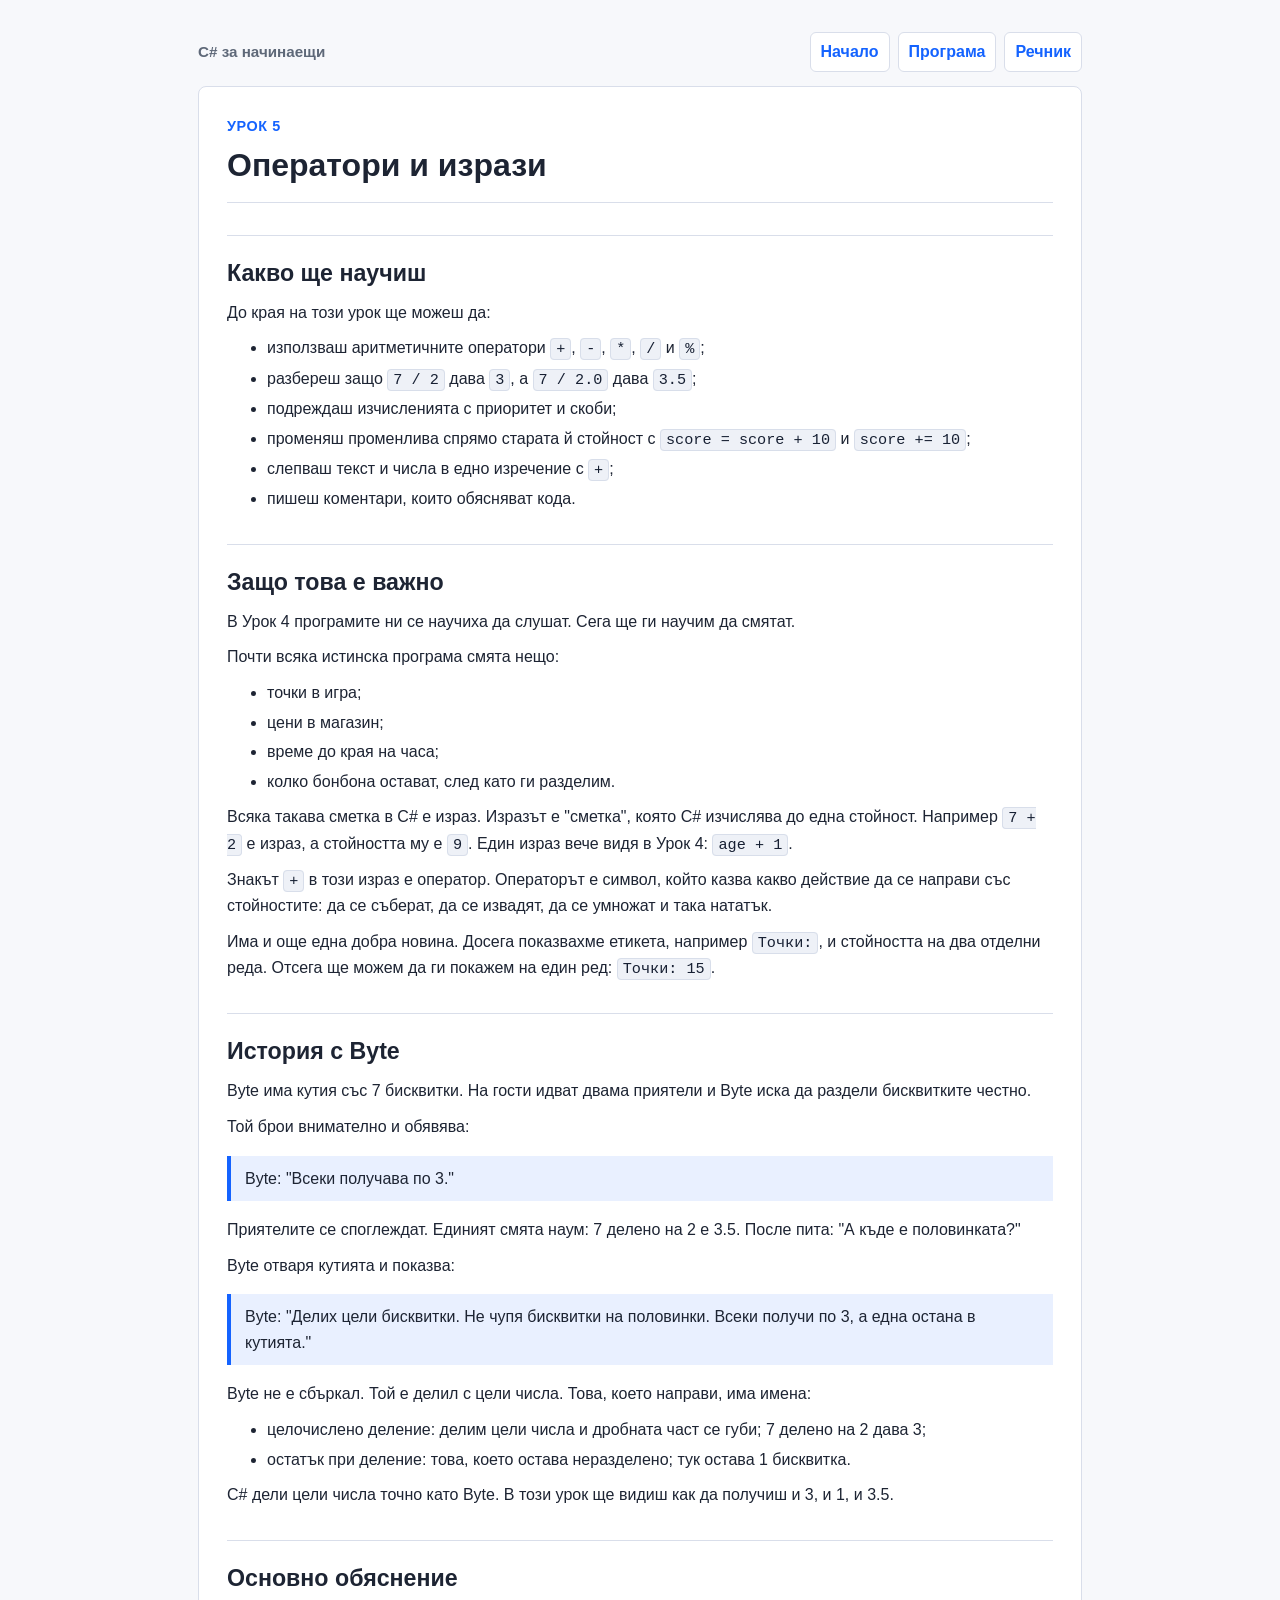
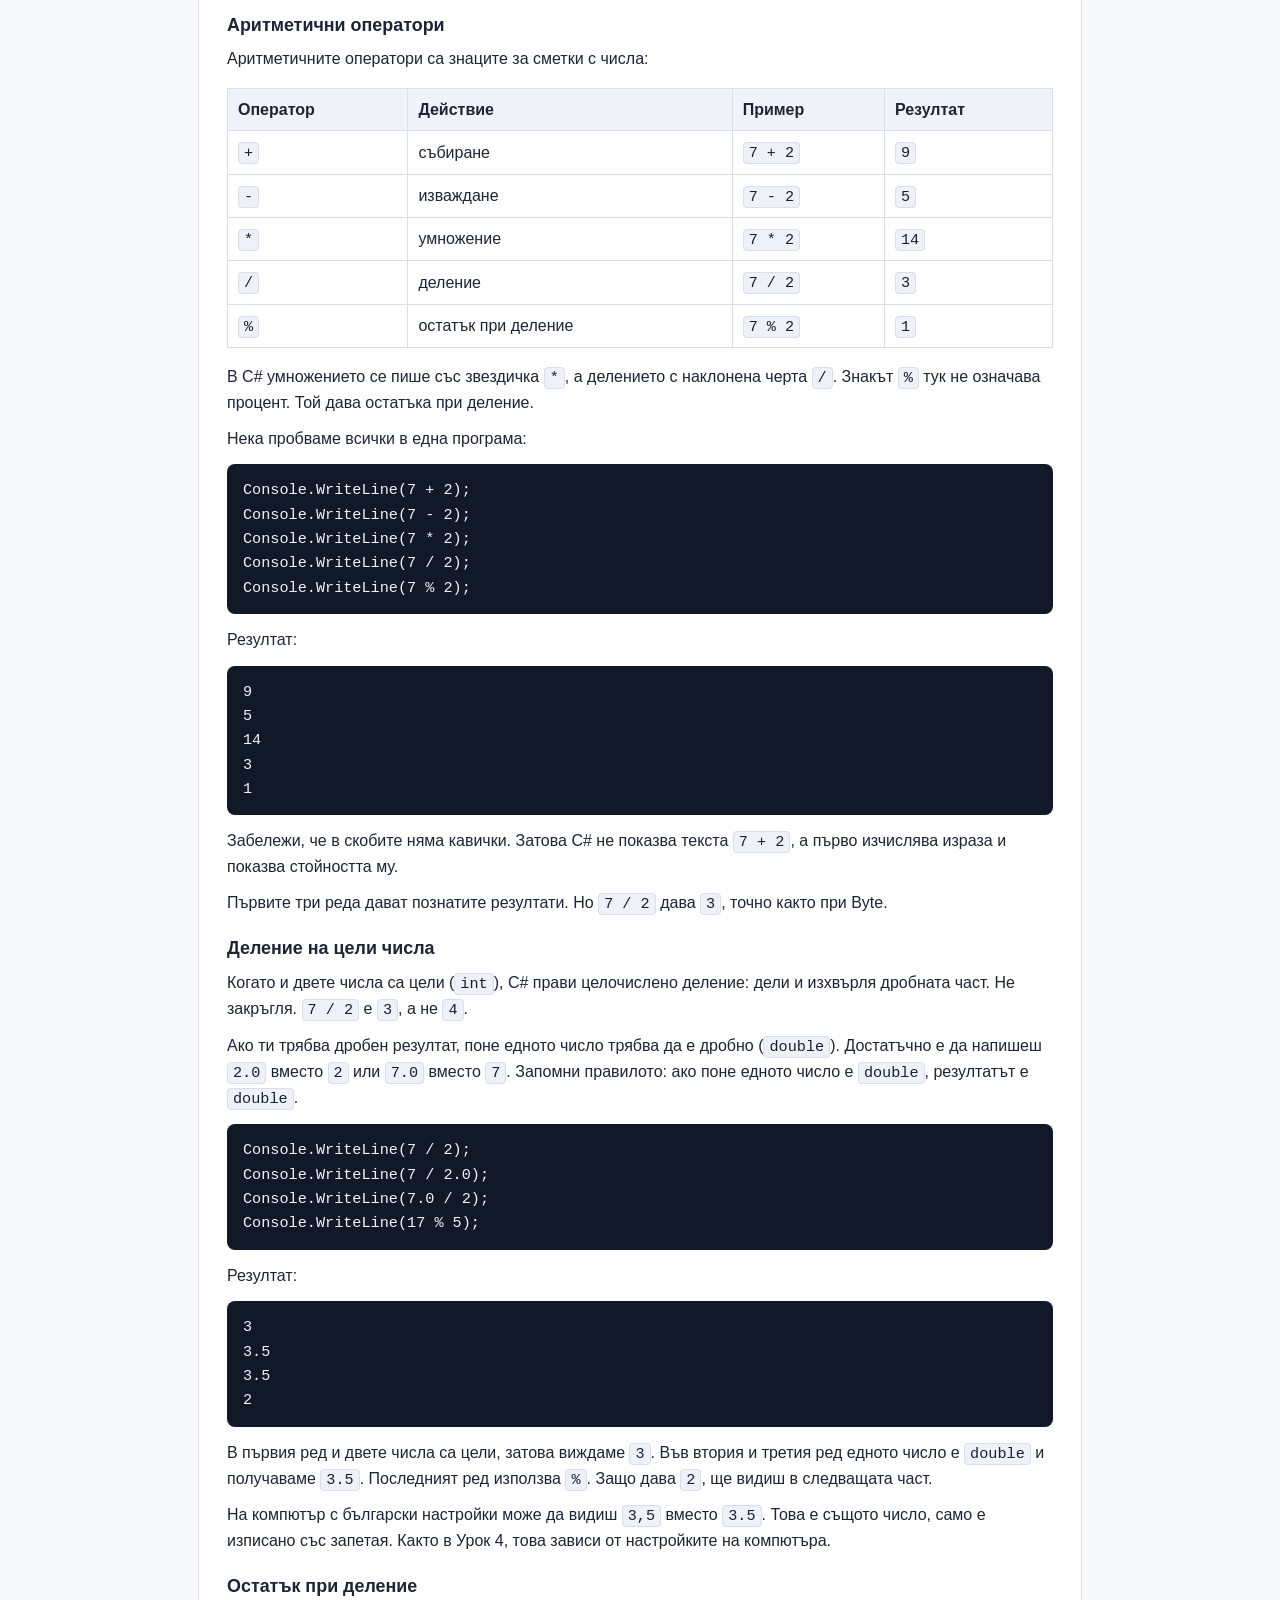
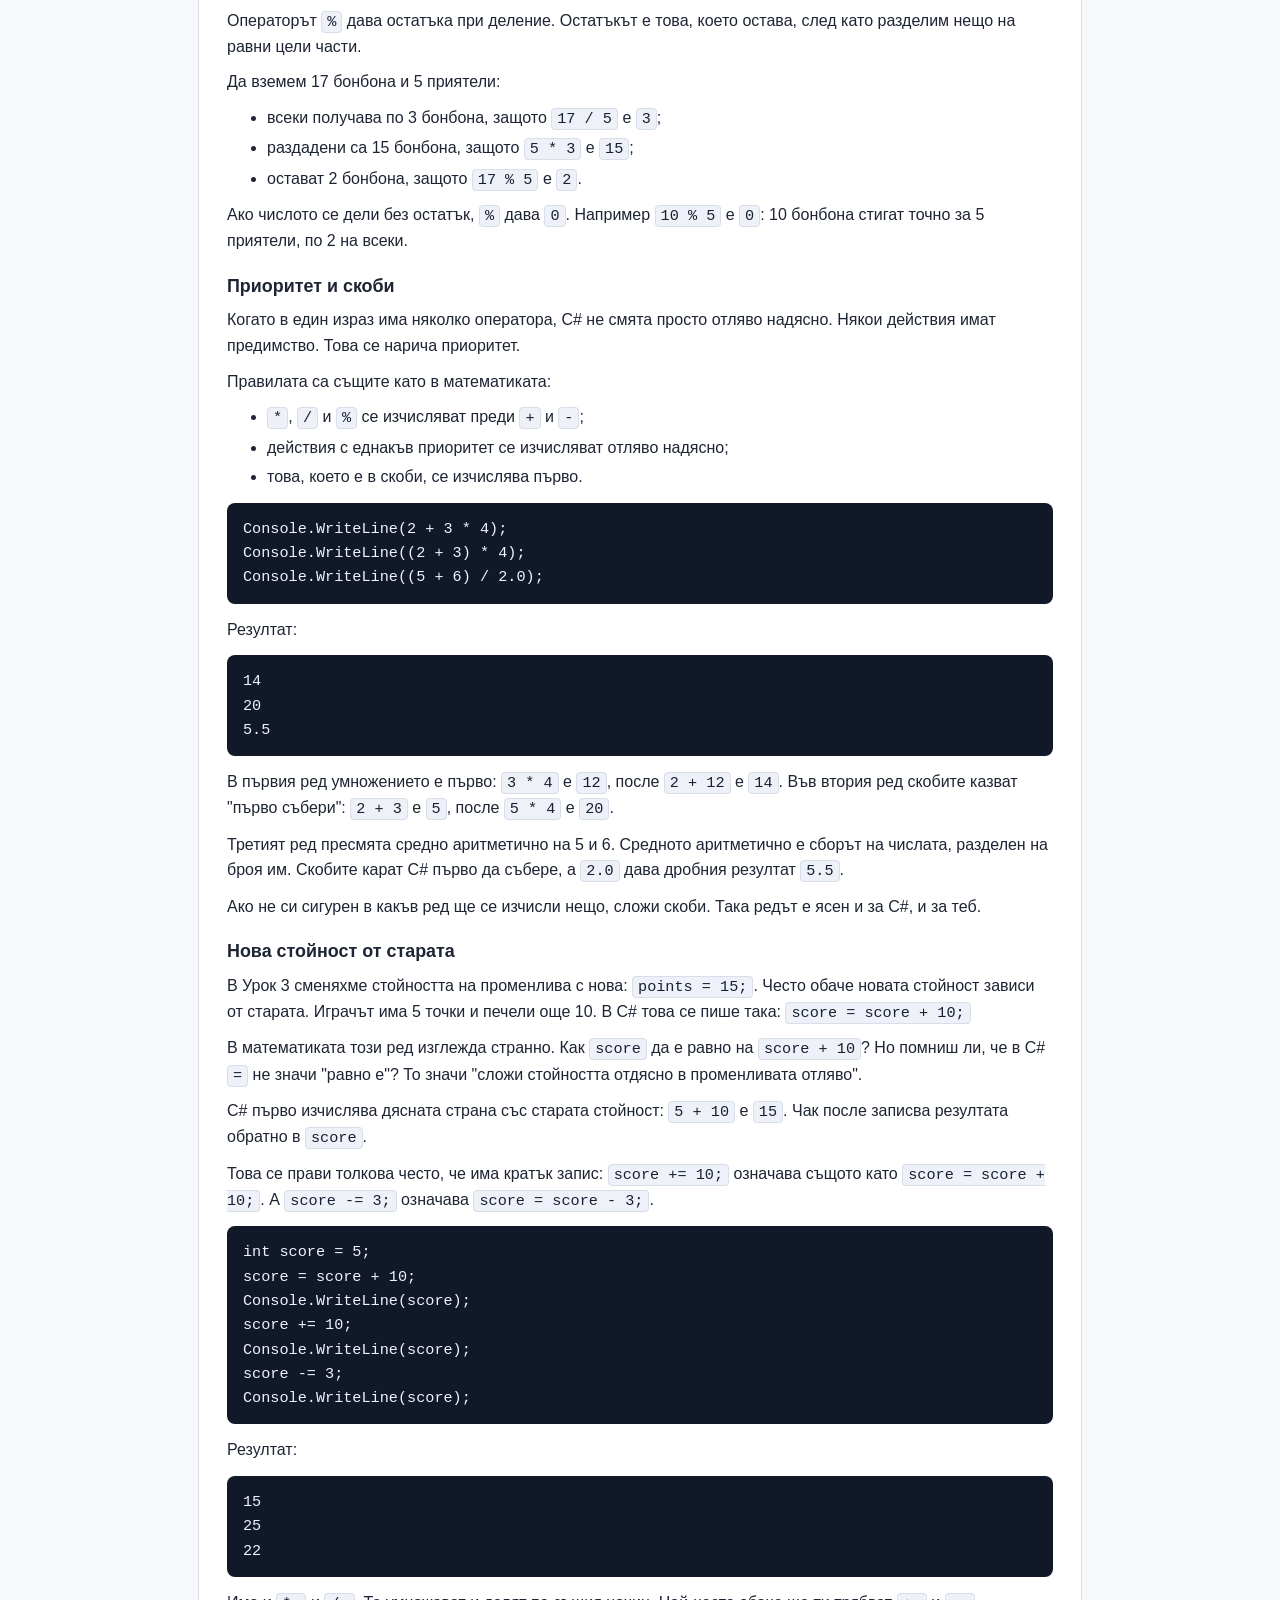
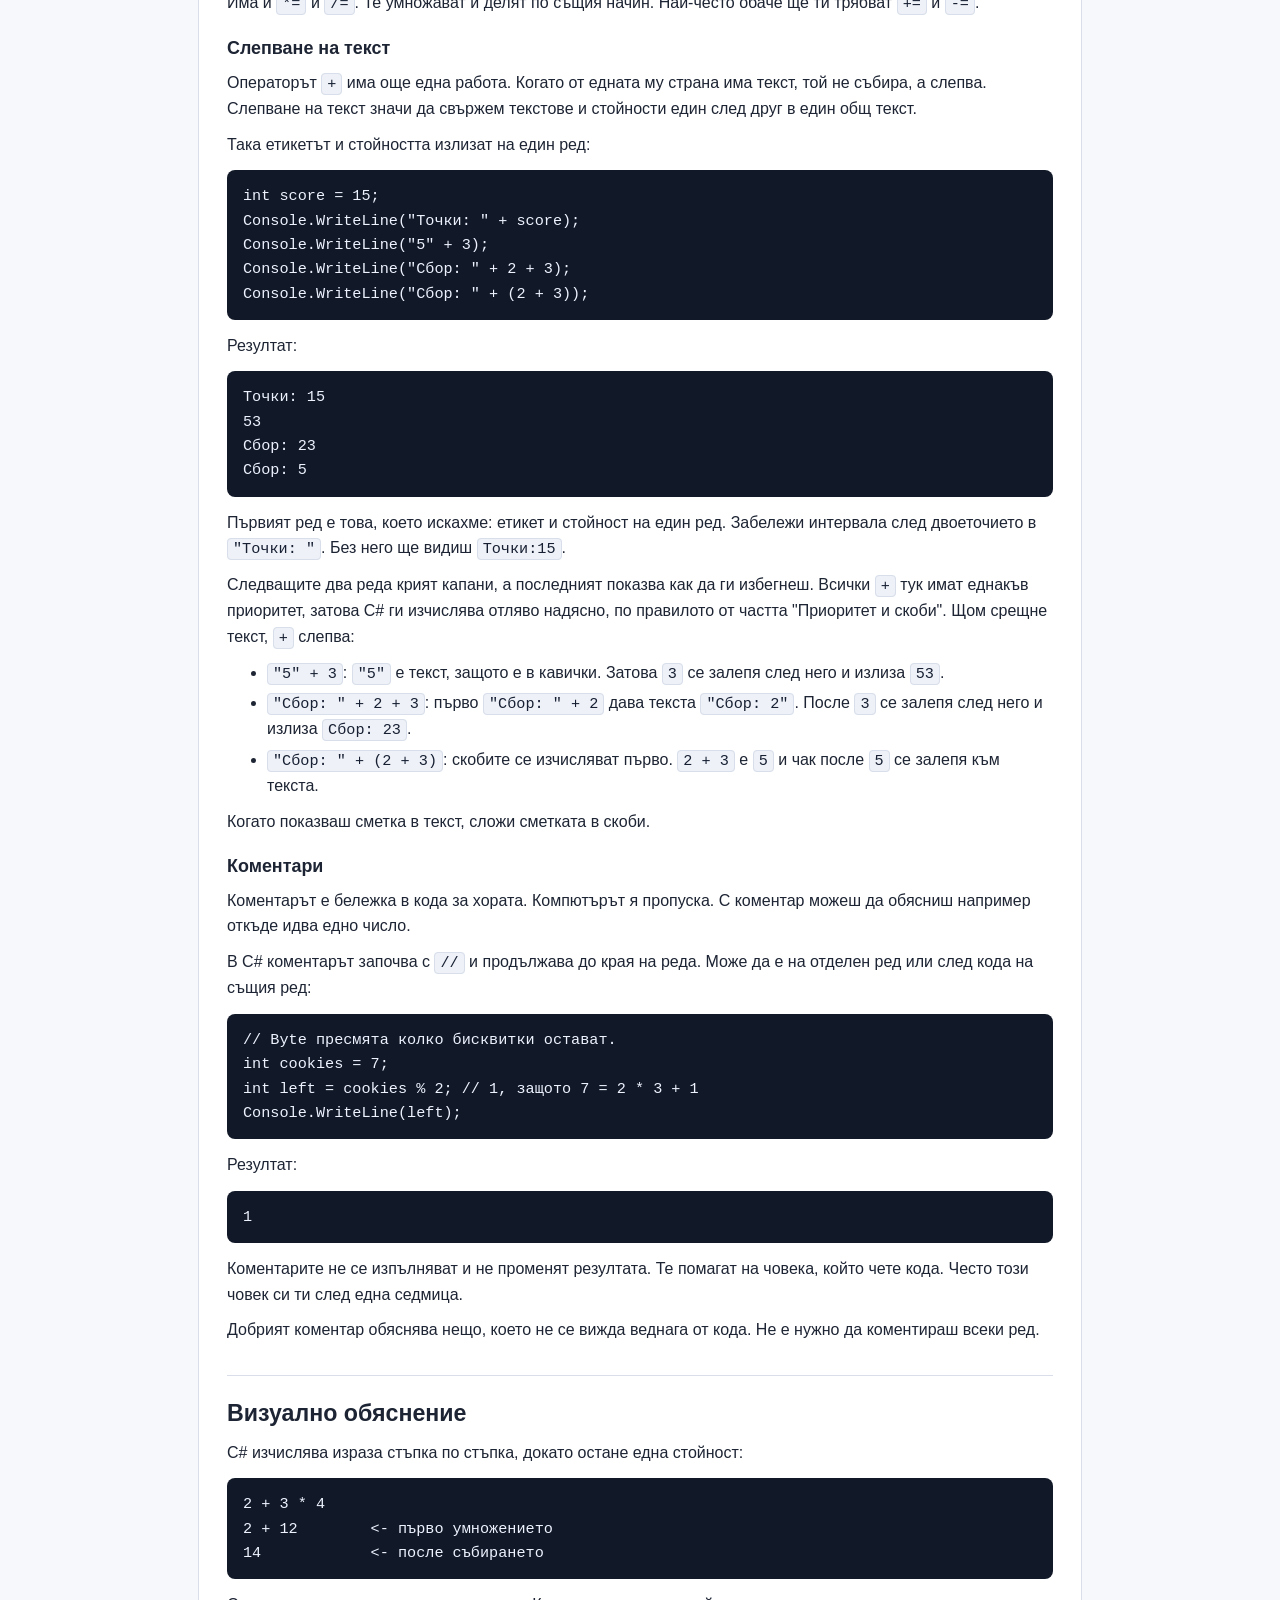
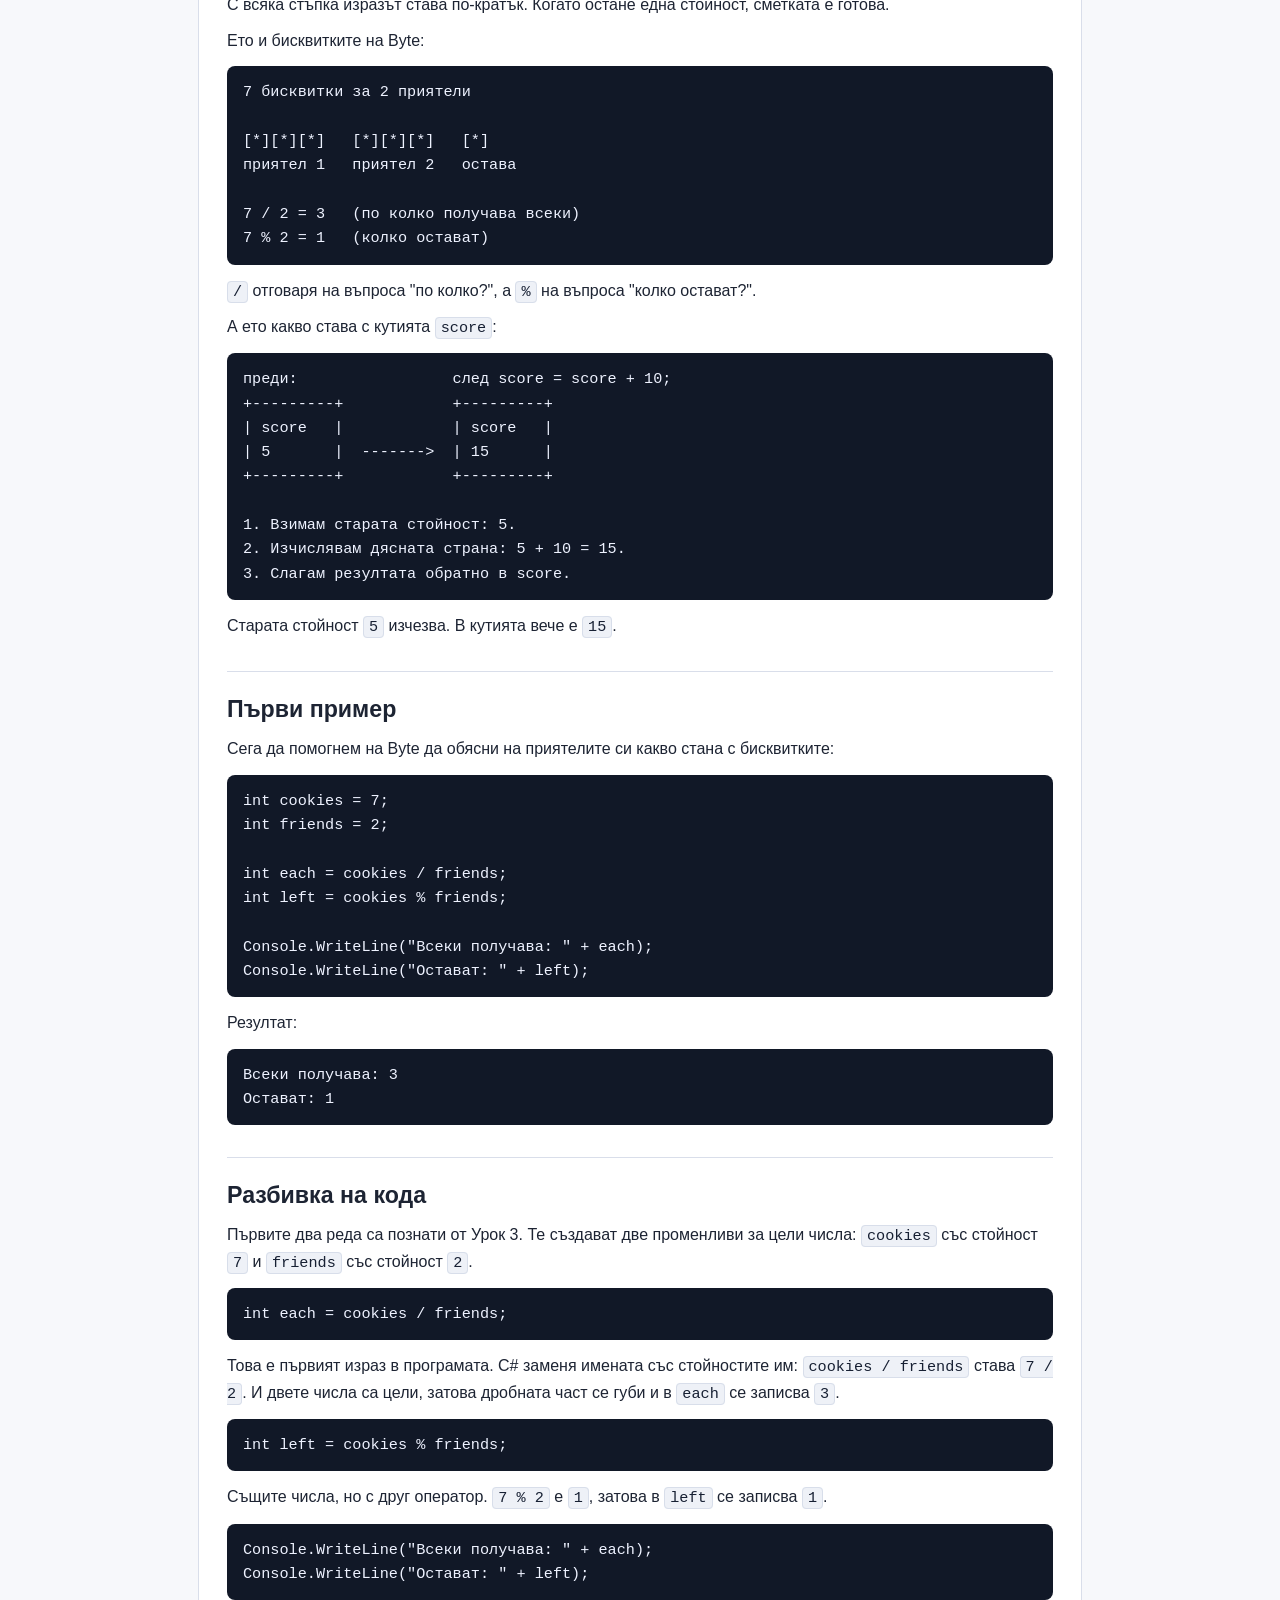
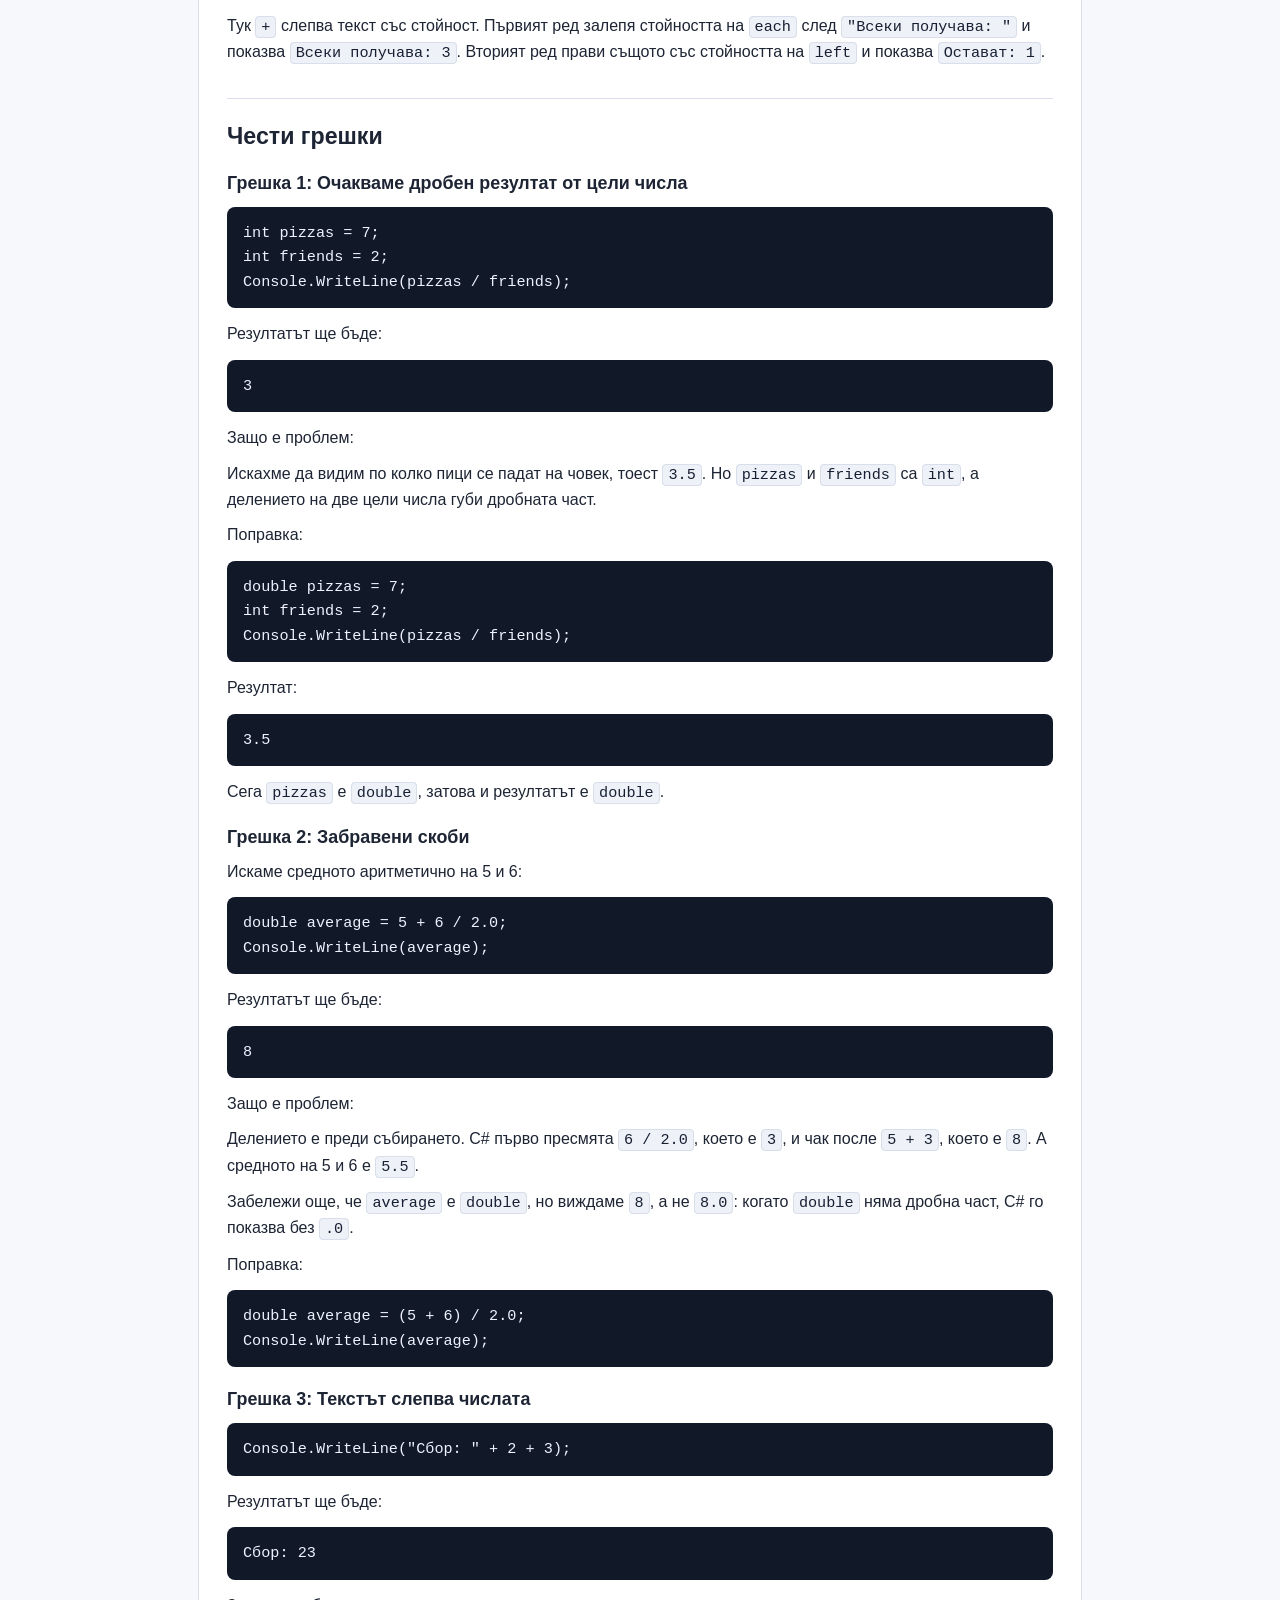
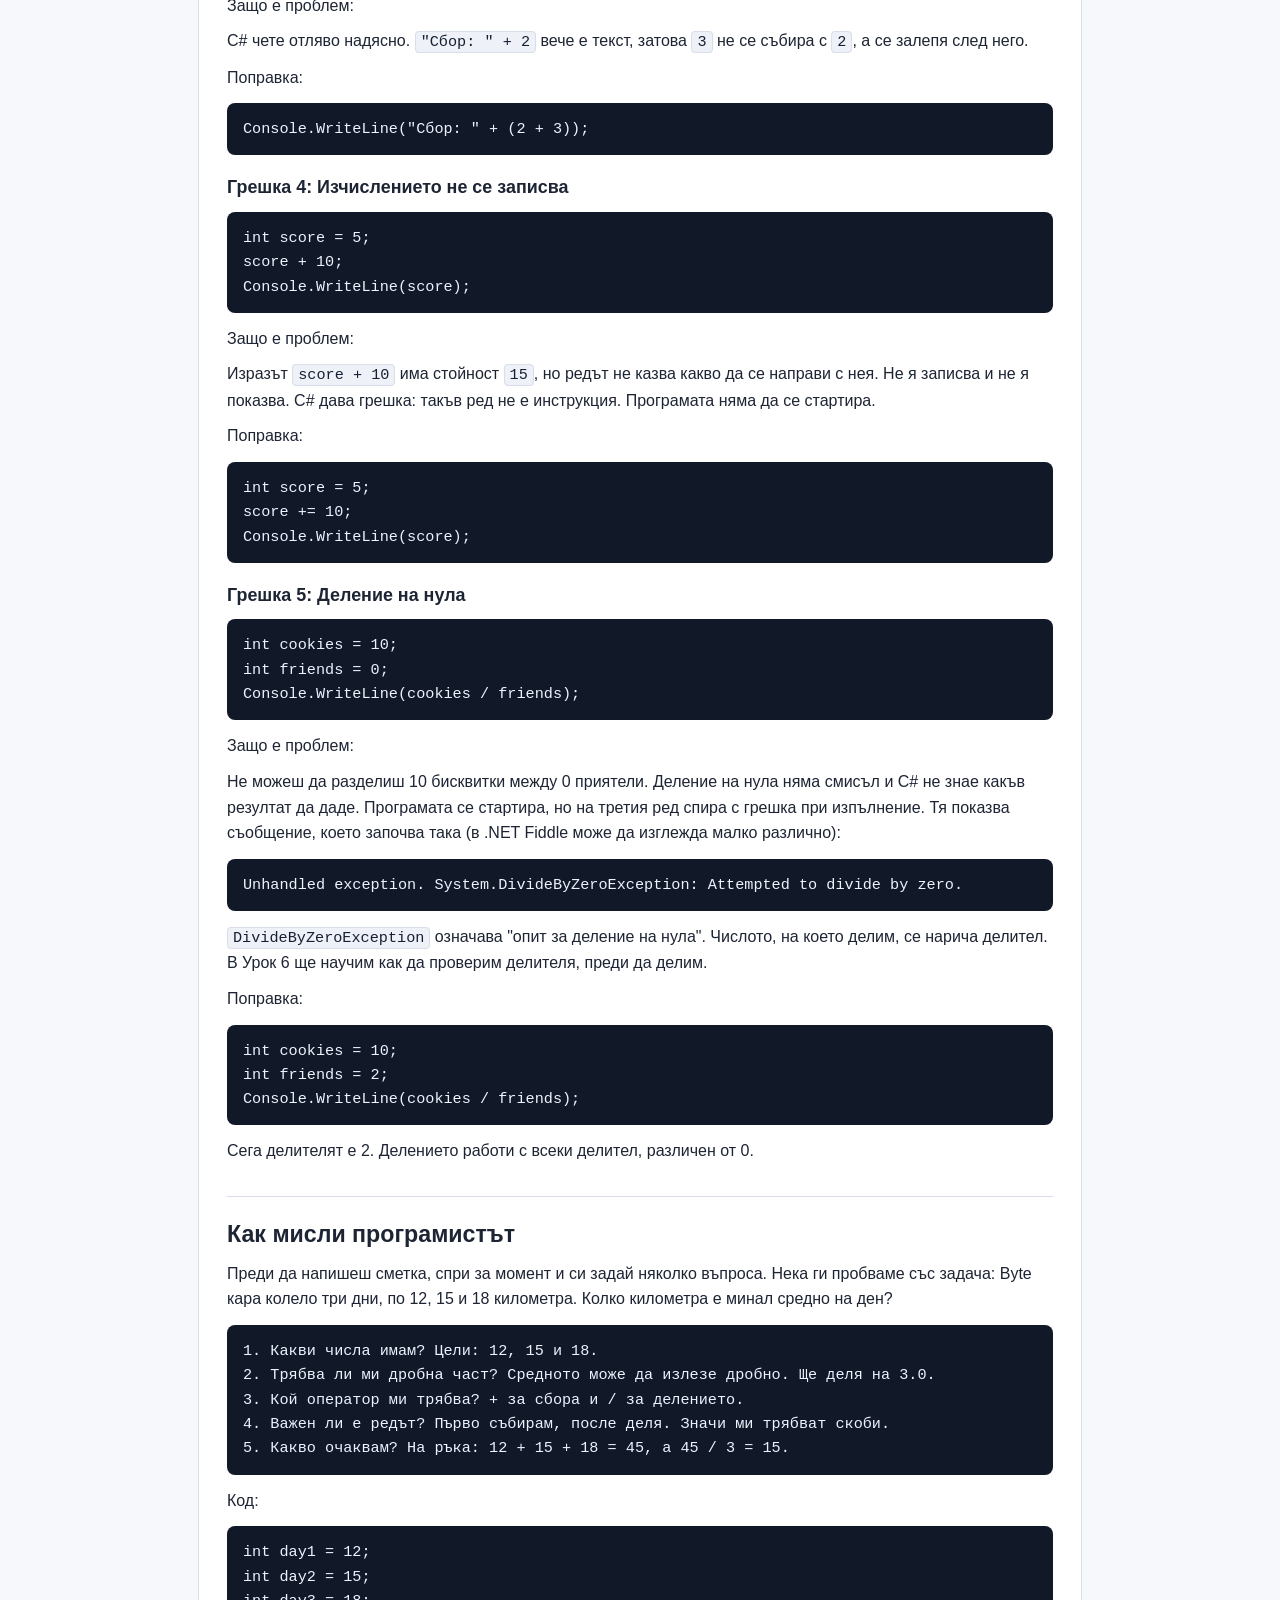
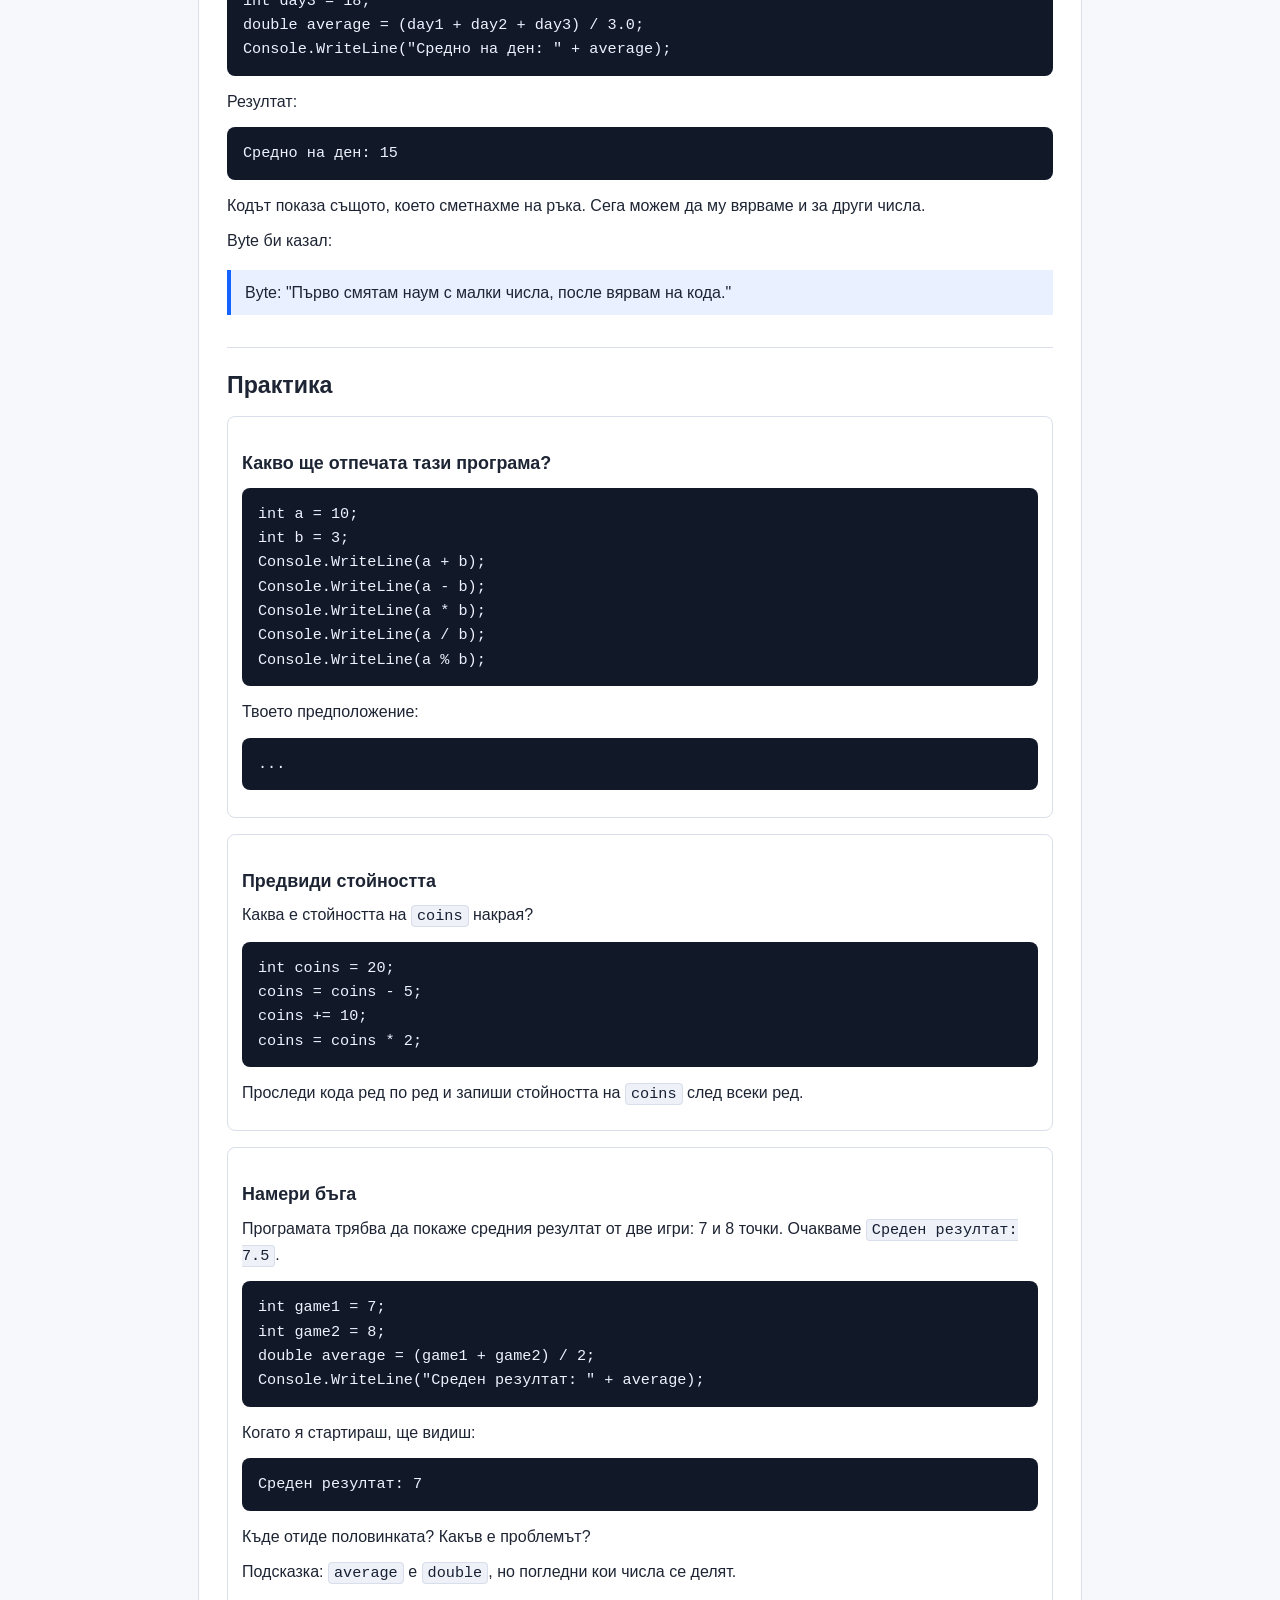
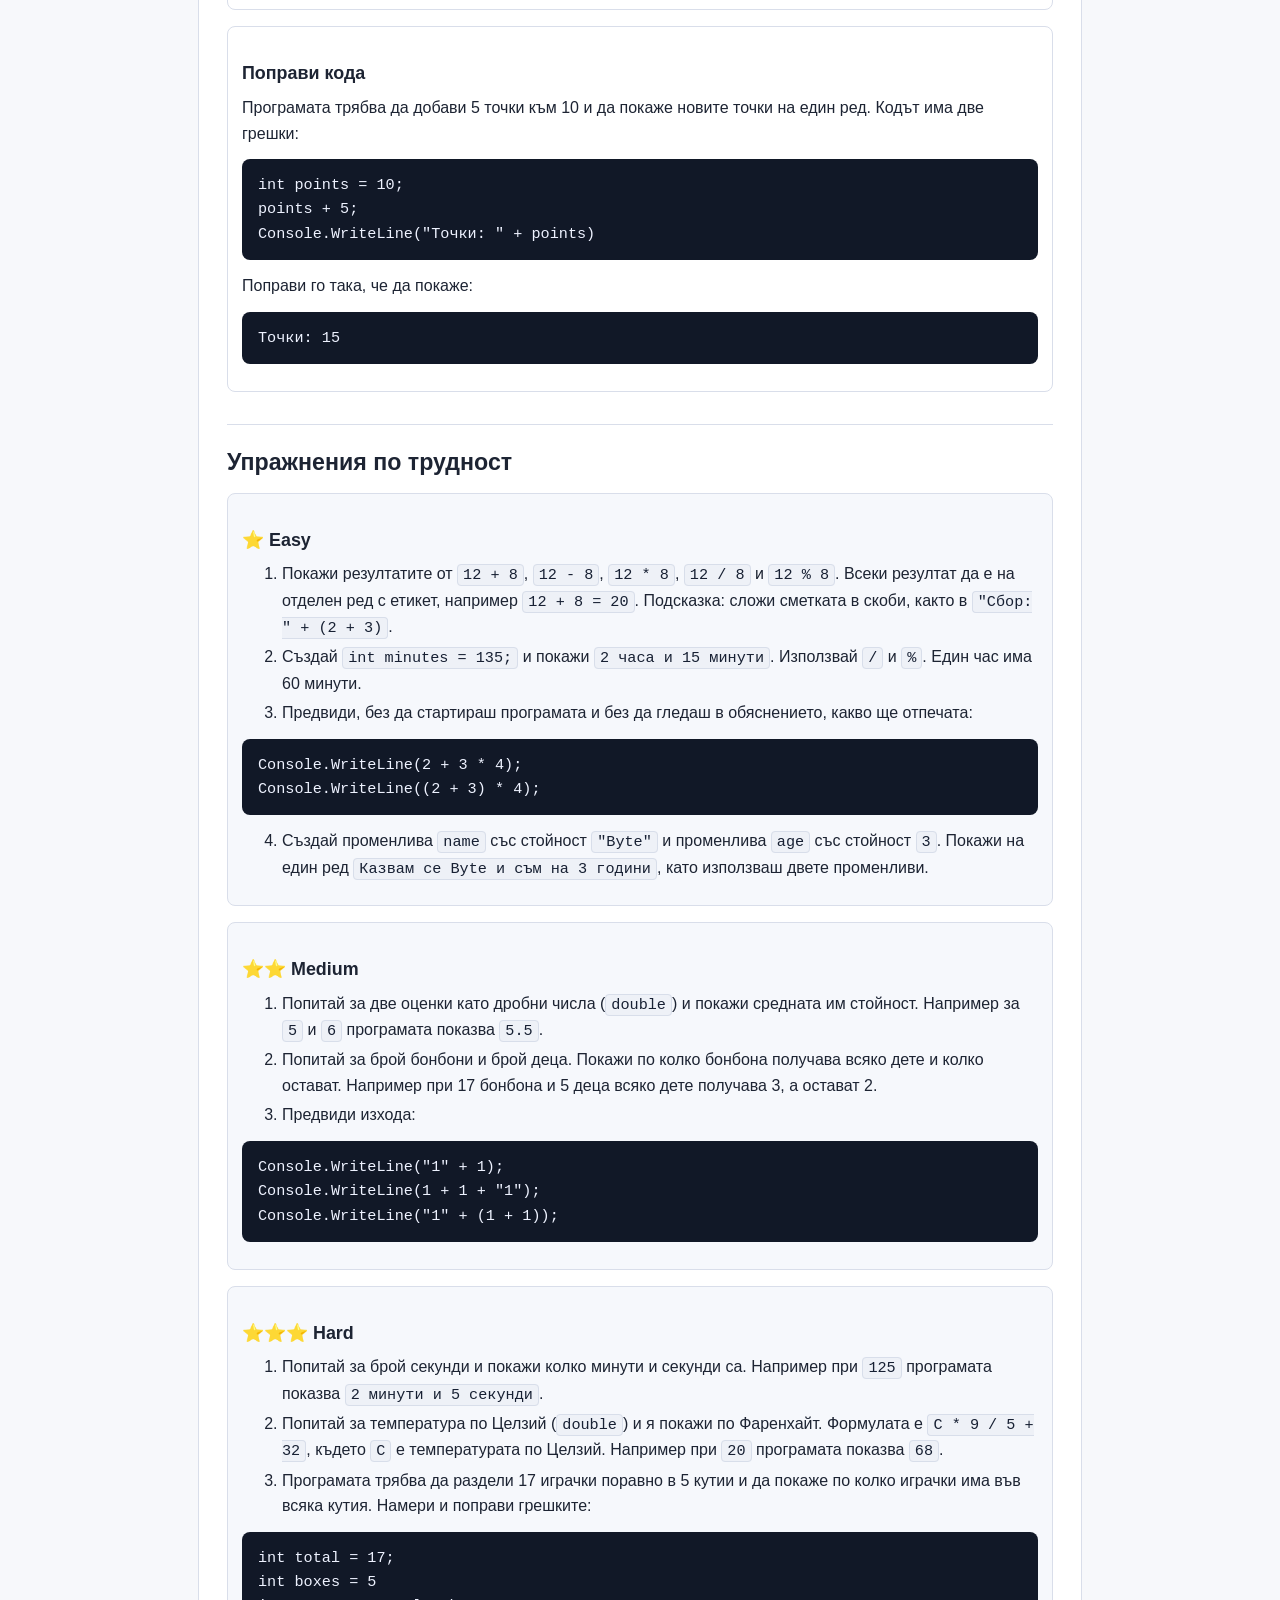
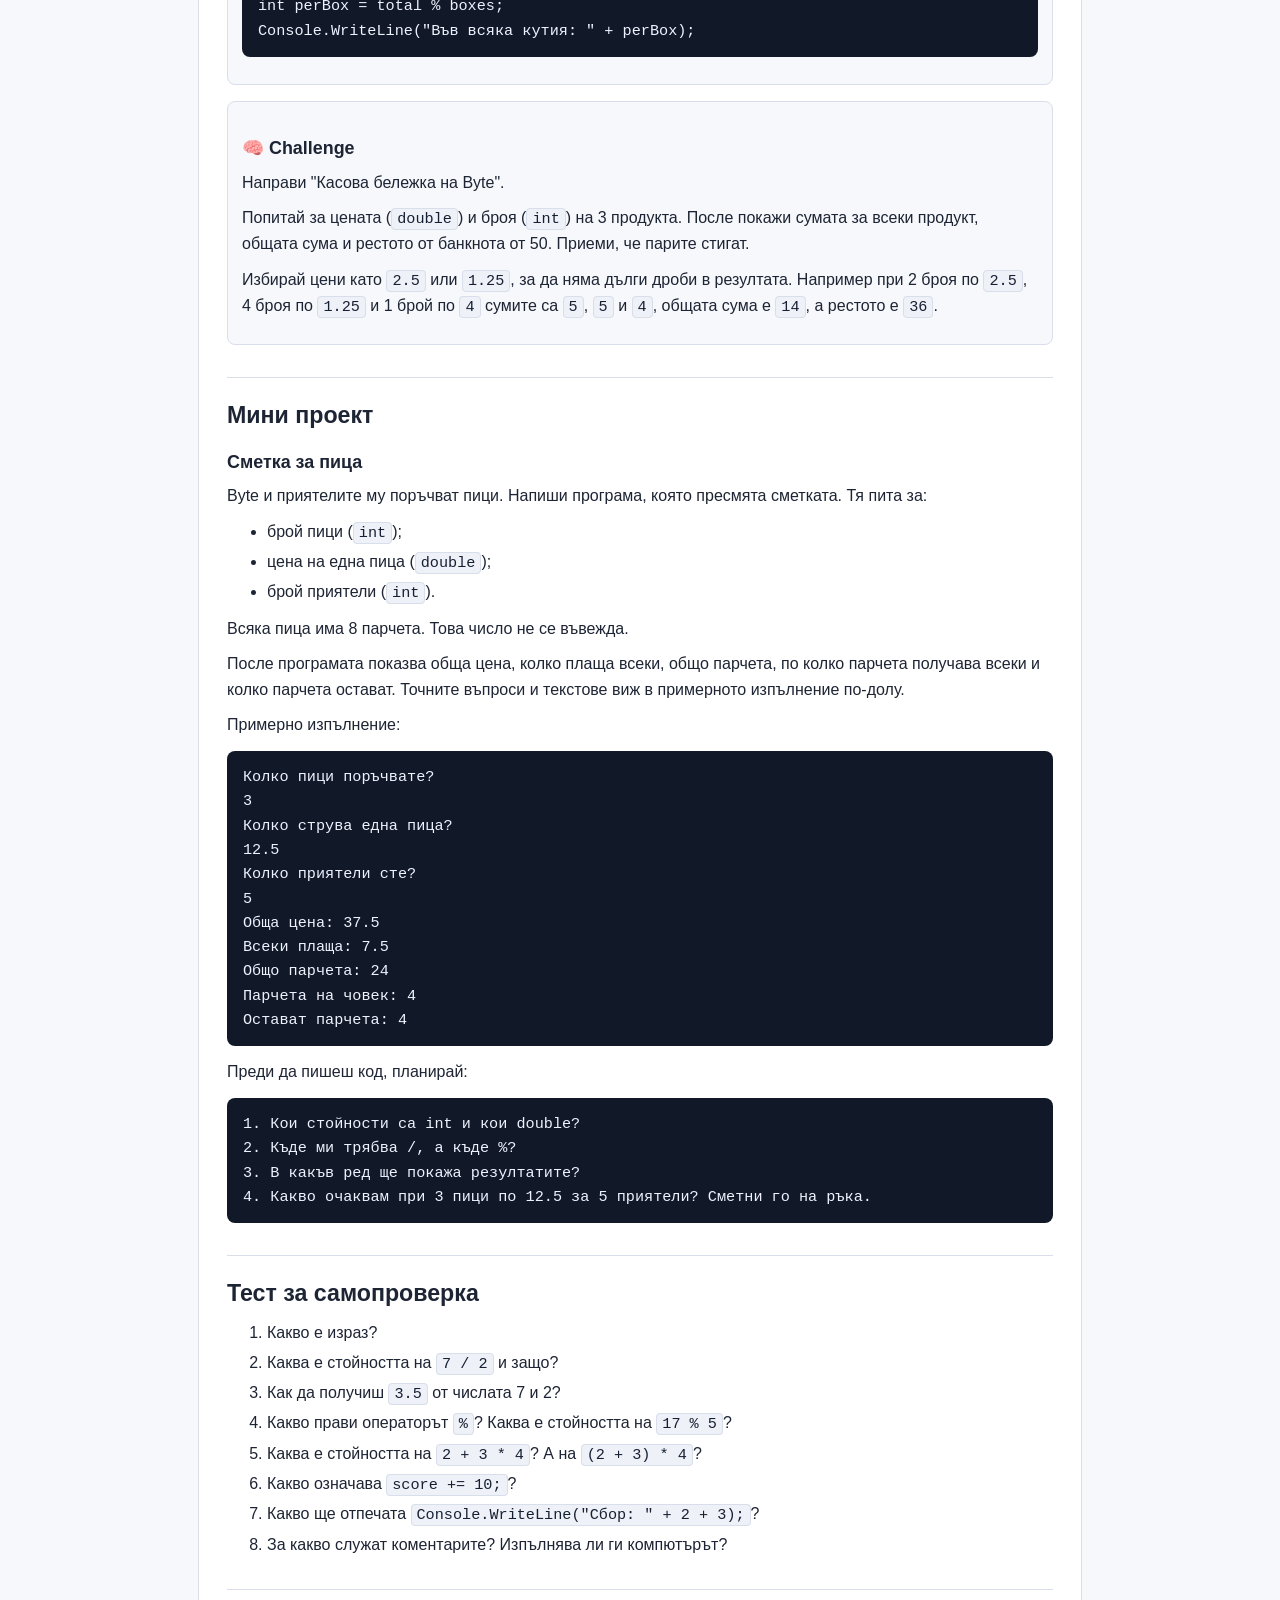
<file: csharp-for-beginners/html/lessons/lesson-05.html>
<!doctype html>
<html lang="bg">
<head>
  <meta charset="utf-8">
  <meta name="viewport" content="width=device-width, initial-scale=1">
  <meta http-equiv="Cache-Control" content="no-store, no-cache, must-revalidate, max-age=0">
  <meta http-equiv="Pragma" content="no-cache">
  <meta http-equiv="Expires" content="0">
  <title>Урок 5: Оператори и изрази</title>
  <link rel="stylesheet" href="../assets/course.css">
  <script>
    (function () {
      var version = Date.now().toString();

      function versionedUrl(href) {
        try {
          var url = new URL(href, window.location.href);
          if (url.origin !== window.location.origin) {
            return href;
          }
          url.searchParams.set("v", version);
          return url.href;
        } catch (error) {
          return href;
        }
      }

      function applyCacheBusting() {
        document.querySelectorAll("link[rel=\"stylesheet\"][href]").forEach(function (link) {
          link.setAttribute("href", versionedUrl(link.getAttribute("href")));
        });

        document.querySelectorAll("a[href]").forEach(function (link) {
          var href = link.getAttribute("href");
          if (/\.html(?:$|[?#])/.test(href)) {
            link.setAttribute("href", versionedUrl(href));
          }
        });
      }

      if (document.readyState === "loading") {
        document.addEventListener("DOMContentLoaded", applyCacheBusting);
      } else {
        applyCacheBusting();
      }
    }());
  </script>
</head>
<body>
  <main class="page">
    <nav class="top-nav" aria-label="Основна навигация">
      <div class="top-nav-title">C# за начинаещи</div>
      <div class="top-nav-links">
        <a href="../index.html">Начало</a>
        <a href="../docs/curriculum.html">Програма</a>
        <a href="../docs/glossary.html">Речник</a>
      </div>
    </nav>

    <article class="lesson">
      <header class="lesson-header">
        <div class="lesson-label">Урок 5</div>
        <h1>Оператори и изрази</h1>
      </header>

      <section>
        <h2>Какво ще научиш</h2>
        <p>До края на този урок ще можеш да:</p>
        <ul>
          <li>използваш аритметичните оператори <code>+</code>, <code>-</code>, <code>*</code>, <code>/</code> и <code>%</code>;</li>
          <li>разбереш защо <code>7 / 2</code> дава <code>3</code>, а <code>7 / 2.0</code> дава <code>3.5</code>;</li>
          <li>подреждаш изчисленията с приоритет и скоби;</li>
          <li>променяш променлива спрямо старата й стойност с <code>score = score + 10</code> и <code>score += 10</code>;</li>
          <li>слепваш текст и числа в едно изречение с <code>+</code>;</li>
          <li>пишеш коментари, които обясняват кода.</li>
        </ul>
      </section>

      <section>
        <h2>Защо това е важно</h2>
        <p>В Урок 4 програмите ни се научиха да слушат. Сега ще ги научим да смятат.</p>
        <p>Почти всяка истинска програма смята нещо:</p>
        <ul>
          <li>точки в игра;</li>
          <li>цени в магазин;</li>
          <li>време до края на часа;</li>
          <li>колко бонбона остават, след като ги разделим.</li>
        </ul>
        <p>Всяка такава сметка в C# е израз. Изразът е "сметка", която C# изчислява до една стойност. Например <code>7 + 2</code> е израз, а стойността му е <code>9</code>. Един израз вече видя в Урок 4: <code>age + 1</code>.</p>
        <p>Знакът <code>+</code> в този израз е оператор. Операторът е символ, който казва какво действие да се направи със стойностите: да се съберат, да се извадят, да се умножат и така нататък.</p>
        <p>Има и още една добра новина. Досега показвахме етикета, например <code>Точки:</code>, и стойността на два отделни реда. Отсега ще можем да ги покажем на един ред: <code>Точки: 15</code>.</p>
      </section>

      <section>
        <h2>История с Byte</h2>
        <p>Byte има кутия със 7 бисквитки. На гости идват двама приятели и Byte иска да раздели бисквитките честно.</p>
        <p>Той брои внимателно и обявява:</p>
        <blockquote>Byte: "Всеки получава по 3."</blockquote>
        <p>Приятелите се споглеждат. Единият смята наум: 7 делено на 2 е 3.5. После пита: "А къде е половинката?"</p>
        <p>Byte отваря кутията и показва:</p>
        <blockquote>Byte: "Делих цели бисквитки. Не чупя бисквитки на половинки. Всеки получи по 3, а една остана в кутията."</blockquote>
        <p>Byte не е сбъркал. Той е делил с цели числа. Това, което направи, има имена:</p>
        <ul>
          <li>целочислено деление: делим цели числа и дробната част се губи; 7 делено на 2 дава 3;</li>
          <li>остатък при деление: това, което остава неразделено; тук остава 1 бисквитка.</li>
        </ul>
        <p>C# дели цели числа точно като Byte. В този урок ще видиш как да получиш и 3, и 1, и 3.5.</p>
      </section>

      <section>
        <h2>Основно обяснение</h2>
        <h3>Аритметични оператори</h3>
        <p>Аритметичните оператори са знаците за сметки с числа:</p>
        <table>
          <thead>
            <tr><th>Оператор</th><th>Действие</th><th>Пример</th><th>Резултат</th></tr>
          </thead>
          <tbody>
            <tr><td><code>+</code></td><td>събиране</td><td><code>7 + 2</code></td><td><code>9</code></td></tr>
            <tr><td><code>-</code></td><td>изваждане</td><td><code>7 - 2</code></td><td><code>5</code></td></tr>
            <tr><td><code>*</code></td><td>умножение</td><td><code>7 * 2</code></td><td><code>14</code></td></tr>
            <tr><td><code>/</code></td><td>деление</td><td><code>7 / 2</code></td><td><code>3</code></td></tr>
            <tr><td><code>%</code></td><td>остатък при деление</td><td><code>7 % 2</code></td><td><code>1</code></td></tr>
          </tbody>
        </table>
        <p>В C# умножението се пише със звездичка <code>*</code>, а делението с наклонена черта <code>/</code>. Знакът <code>%</code> тук не означава процент. Той дава остатъка при деление.</p>
        <p>Нека пробваме всички в една програма:</p>
        <pre><code class="language-csharp">Console.WriteLine(7 + 2);
Console.WriteLine(7 - 2);
Console.WriteLine(7 * 2);
Console.WriteLine(7 / 2);
Console.WriteLine(7 % 2);</code></pre>
        <p>Резултат:</p>
        <pre><code>9
5
14
3
1</code></pre>
        <p>Забележи, че в скобите няма кавички. Затова C# не показва текста <code>7 + 2</code>, а първо изчислява израза и показва стойността му.</p>
        <p>Първите три реда дават познатите резултати. Но <code>7 / 2</code> дава <code>3</code>, точно както при Byte.</p>

        <h3>Деление на цели числа</h3>
        <p>Когато и двете числа са цели (<code>int</code>), C# прави целочислено деление: дели и изхвърля дробната част. Не закръгля. <code>7 / 2</code> е <code>3</code>, а не <code>4</code>.</p>
        <p>Ако ти трябва дробен резултат, поне едното число трябва да е дробно (<code>double</code>). Достатъчно е да напишеш <code>2.0</code> вместо <code>2</code> или <code>7.0</code> вместо <code>7</code>. Запомни правилото: ако поне едното число е <code>double</code>, резултатът е <code>double</code>.</p>
        <pre><code class="language-csharp">Console.WriteLine(7 / 2);
Console.WriteLine(7 / 2.0);
Console.WriteLine(7.0 / 2);
Console.WriteLine(17 % 5);</code></pre>
        <p>Резултат:</p>
        <pre><code>3
3.5
3.5
2</code></pre>
        <p>В първия ред и двете числа са цели, затова виждаме <code>3</code>. Във втория и третия ред едното число е <code>double</code> и получаваме <code>3.5</code>. Последният ред използва <code>%</code>. Защо дава <code>2</code>, ще видиш в следващата част.</p>
        <p>На компютър с български настройки може да видиш <code>3,5</code> вместо <code>3.5</code>. Това е същото число, само е изписано със запетая. Както в Урок 4, това зависи от настройките на компютъра.</p>

        <h3>Остатък при деление</h3>
        <p>Операторът <code>%</code> дава остатъка при деление. Остатъкът е това, което остава, след като разделим нещо на равни цели части.</p>
        <p>Да вземем 17 бонбона и 5 приятели:</p>
        <ul>
          <li>всеки получава по 3 бонбона, защото <code>17 / 5</code> е <code>3</code>;</li>
          <li>раздадени са 15 бонбона, защото <code>5 * 3</code> е <code>15</code>;</li>
          <li>остават 2 бонбона, защото <code>17 % 5</code> е <code>2</code>.</li>
        </ul>
        <p>Ако числото се дели без остатък, <code>%</code> дава <code>0</code>. Например <code>10 % 5</code> е <code>0</code>: 10 бонбона стигат точно за 5 приятели, по 2 на всеки.</p>

        <h3>Приоритет и скоби</h3>
        <p>Когато в един израз има няколко оператора, C# не смята просто отляво надясно. Някои действия имат предимство. Това се нарича приоритет.</p>
        <p>Правилата са същите като в математиката:</p>
        <ul>
          <li><code>*</code>, <code>/</code> и <code>%</code> се изчисляват преди <code>+</code> и <code>-</code>;</li>
          <li>действия с еднакъв приоритет се изчисляват отляво надясно;</li>
          <li>това, което е в скоби, се изчислява първо.</li>
        </ul>
        <pre><code class="language-csharp">Console.WriteLine(2 + 3 * 4);
Console.WriteLine((2 + 3) * 4);
Console.WriteLine((5 + 6) / 2.0);</code></pre>
        <p>Резултат:</p>
        <pre><code>14
20
5.5</code></pre>
        <p>В първия ред умножението е първо: <code>3 * 4</code> е <code>12</code>, после <code>2 + 12</code> е <code>14</code>. Във втория ред скобите казват "първо събери": <code>2 + 3</code> е <code>5</code>, после <code>5 * 4</code> е <code>20</code>.</p>
        <p>Третият ред пресмята средно аритметично на 5 и 6. Средното аритметично е сборът на числата, разделен на броя им. Скобите карат C# първо да събере, а <code>2.0</code> дава дробния резултат <code>5.5</code>.</p>
        <p>Ако не си сигурен в какъв ред ще се изчисли нещо, сложи скоби. Така редът е ясен и за C#, и за теб.</p>

        <h3>Нова стойност от старата</h3>
        <p>В Урок 3 сменяхме стойността на променлива с нова: <code>points = 15;</code>. Често обаче новата стойност зависи от старата. Играчът има 5 точки и печели още 10. В C# това се пише така: <code>score = score + 10;</code></p>
        <p>В математиката този ред изглежда странно. Как <code>score</code> да е равно на <code>score + 10</code>? Но помниш ли, че в C# <code>=</code> не значи "равно е"? То значи "сложи стойността отдясно в променливата отляво".</p>
        <p>C# първо изчислява дясната страна със старата стойност: <code>5 + 10</code> е <code>15</code>. Чак после записва резултата обратно в <code>score</code>.</p>
        <p>Това се прави толкова често, че има кратък запис: <code>score += 10;</code> означава същото като <code>score = score + 10;</code>. А <code>score -= 3;</code> означава <code>score = score - 3;</code>.</p>
        <pre><code class="language-csharp">int score = 5;
score = score + 10;
Console.WriteLine(score);
score += 10;
Console.WriteLine(score);
score -= 3;
Console.WriteLine(score);</code></pre>
        <p>Резултат:</p>
        <pre><code>15
25
22</code></pre>
        <p>Има и <code>*=</code> и <code>/=</code>. Те умножават и делят по същия начин. Най-често обаче ще ти трябват <code>+=</code> и <code>-=</code>.</p>

        <h3>Слепване на текст</h3>
        <p>Операторът <code>+</code> има още една работа. Когато от едната му страна има текст, той не събира, а слепва. Слепване на текст значи да свържем текстове и стойности един след друг в един общ текст.</p>
        <p>Така етикетът и стойността излизат на един ред:</p>
        <pre><code class="language-csharp">int score = 15;
Console.WriteLine("Точки: " + score);
Console.WriteLine("5" + 3);
Console.WriteLine("Сбор: " + 2 + 3);
Console.WriteLine("Сбор: " + (2 + 3));</code></pre>
        <p>Резултат:</p>
        <pre><code>Точки: 15
53
Сбор: 23
Сбор: 5</code></pre>
        <p>Първият ред е това, което искахме: етикет и стойност на един ред. Забележи интервала след двоеточието в <code>"Точки: "</code>. Без него ще видиш <code>Точки:15</code>.</p>
        <p>Следващите два реда крият капани, а последният показва как да ги избегнеш. Всички <code>+</code> тук имат еднакъв приоритет, затова C# ги изчислява отляво надясно, по правилото от частта "Приоритет и скоби". Щом срещне текст, <code>+</code> слепва:</p>
        <ul>
          <li><code>"5" + 3</code>: <code>"5"</code> е текст, защото е в кавички. Затова <code>3</code> се залепя след него и излиза <code>53</code>.</li>
          <li><code>"Сбор: " + 2 + 3</code>: първо <code>"Сбор: " + 2</code> дава текста <code>"Сбор: 2"</code>. После <code>3</code> се залепя след него и излиза <code>Сбор: 23</code>.</li>
          <li><code>"Сбор: " + (2 + 3)</code>: скобите се изчисляват първо. <code>2 + 3</code> е <code>5</code> и чак после <code>5</code> се залепя към текста.</li>
        </ul>
        <p>Когато показваш сметка в текст, сложи сметката в скоби.</p>

        <h3>Коментари</h3>
        <p>Коментарът е бележка в кода за хората. Компютърът я пропуска. С коментар можеш да обясниш например откъде идва едно число.</p>
        <p>В C# коментарът започва с <code>//</code> и продължава до края на реда. Може да е на отделен ред или след кода на същия ред:</p>
        <pre><code class="language-csharp">// Byte пресмята колко бисквитки остават.
int cookies = 7;
int left = cookies % 2; // 1, защото 7 = 2 * 3 + 1
Console.WriteLine(left);</code></pre>
        <p>Резултат:</p>
        <pre><code>1</code></pre>
        <p>Коментарите не се изпълняват и не променят резултата. Те помагат на човека, който чете кода. Често този човек си ти след една седмица.</p>
        <p>Добрият коментар обяснява нещо, което не се вижда веднага от кода. Не е нужно да коментираш всеки ред.</p>
      </section>

      <section>
        <h2>Визуално обяснение</h2>
        <p>C# изчислява израза стъпка по стъпка, докато остане една стойност:</p>
        <pre><code>2 + 3 * 4
2 + 12        &lt;- първо умножението
14            &lt;- после събирането</code></pre>
        <p>С всяка стъпка изразът става по-кратък. Когато остане една стойност, сметката е готова.</p>
        <p>Ето и бисквитките на Byte:</p>
        <pre><code>7 бисквитки за 2 приятели

[*][*][*]   [*][*][*]   [*]
приятел 1   приятел 2   остава

7 / 2 = 3   (по колко получава всеки)
7 % 2 = 1   (колко остават)</code></pre>
        <p><code>/</code> отговаря на въпроса "по колко?", а <code>%</code> на въпроса "колко остават?".</p>
        <p>А ето какво става с кутията <code>score</code>:</p>
        <pre><code>преди:                 след score = score + 10;
+---------+            +---------+
| score   |            | score   |
| 5       |  -------&gt;  | 15      |
+---------+            +---------+

1. Взимам старата стойност: 5.
2. Изчислявам дясната страна: 5 + 10 = 15.
3. Слагам резултата обратно в score.</code></pre>
        <p>Старата стойност <code>5</code> изчезва. В кутията вече е <code>15</code>.</p>
      </section>

      <section>
        <h2>Първи пример</h2>
        <p>Сега да помогнем на Byte да обясни на приятелите си какво стана с бисквитките:</p>
        <pre><code class="language-csharp">int cookies = 7;
int friends = 2;

int each = cookies / friends;
int left = cookies % friends;

Console.WriteLine("Всеки получава: " + each);
Console.WriteLine("Остават: " + left);</code></pre>
        <p>Резултат:</p>
        <pre><code>Всеки получава: 3
Остават: 1</code></pre>
      </section>

      <section>
        <h2>Разбивка на кода</h2>
        <p>Първите два реда са познати от Урок 3. Те създават две променливи за цели числа: <code>cookies</code> със стойност <code>7</code> и <code>friends</code> със стойност <code>2</code>.</p>
        <pre><code class="language-csharp">int each = cookies / friends;</code></pre>
        <p>Това е първият израз в програмата. C# заменя имената със стойностите им: <code>cookies / friends</code> става <code>7 / 2</code>. И двете числа са цели, затова дробната част се губи и в <code>each</code> се записва <code>3</code>.</p>
        <pre><code class="language-csharp">int left = cookies % friends;</code></pre>
        <p>Същите числа, но с друг оператор. <code>7 % 2</code> е <code>1</code>, затова в <code>left</code> се записва <code>1</code>.</p>
        <pre><code class="language-csharp">Console.WriteLine("Всеки получава: " + each);
Console.WriteLine("Остават: " + left);</code></pre>
        <p>Тук <code>+</code> слепва текст със стойност. Първият ред залепя стойността на <code>each</code> след <code>"Всеки получава: "</code> и показва <code>Всеки получава: 3</code>. Вторият ред прави същото със стойността на <code>left</code> и показва <code>Остават: 1</code>.</p>
      </section>

      <section>
        <h2>Чести грешки</h2>
        <h3>Грешка 1: Очакваме дробен резултат от цели числа</h3>
        <pre><code class="language-csharp">int pizzas = 7;
int friends = 2;
Console.WriteLine(pizzas / friends);</code></pre>
        <p>Резултатът ще бъде:</p>
        <pre><code>3</code></pre>
        <p>Защо е проблем:</p>
        <p>Искахме да видим по колко пици се падат на човек, тоест <code>3.5</code>. Но <code>pizzas</code> и <code>friends</code> са <code>int</code>, а делението на две цели числа губи дробната част.</p>
        <p>Поправка:</p>
        <pre><code class="language-csharp">double pizzas = 7;
int friends = 2;
Console.WriteLine(pizzas / friends);</code></pre>
        <p>Резултат:</p>
        <pre><code>3.5</code></pre>
        <p>Сега <code>pizzas</code> е <code>double</code>, затова и резултатът е <code>double</code>.</p>

        <h3>Грешка 2: Забравени скоби</h3>
        <p>Искаме средното аритметично на 5 и 6:</p>
        <pre><code class="language-csharp">double average = 5 + 6 / 2.0;
Console.WriteLine(average);</code></pre>
        <p>Резултатът ще бъде:</p>
        <pre><code>8</code></pre>
        <p>Защо е проблем:</p>
        <p>Делението е преди събирането. C# първо пресмята <code>6 / 2.0</code>, което е <code>3</code>, и чак после <code>5 + 3</code>, което е <code>8</code>. А средното на 5 и 6 е <code>5.5</code>.</p>
        <p>Забележи още, че <code>average</code> е <code>double</code>, но виждаме <code>8</code>, а не <code>8.0</code>: когато <code>double</code> няма дробна част, C# го показва без <code>.0</code>.</p>
        <p>Поправка:</p>
        <pre><code class="language-csharp">double average = (5 + 6) / 2.0;
Console.WriteLine(average);</code></pre>

        <h3>Грешка 3: Текстът слепва числата</h3>
        <pre><code class="language-csharp">Console.WriteLine("Сбор: " + 2 + 3);</code></pre>
        <p>Резултатът ще бъде:</p>
        <pre><code>Сбор: 23</code></pre>
        <p>Защо е проблем:</p>
        <p>C# чете отляво надясно. <code>"Сбор: " + 2</code> вече е текст, затова <code>3</code> не се събира с <code>2</code>, а се залепя след него.</p>
        <p>Поправка:</p>
        <pre><code class="language-csharp">Console.WriteLine("Сбор: " + (2 + 3));</code></pre>

        <h3>Грешка 4: Изчислението не се записва</h3>
        <pre><code class="language-csharp">int score = 5;
score + 10;
Console.WriteLine(score);</code></pre>
        <p>Защо е проблем:</p>
        <p>Изразът <code>score + 10</code> има стойност <code>15</code>, но редът не казва какво да се направи с нея. Не я записва и не я показва. C# дава грешка: такъв ред не е инструкция. Програмата няма да се стартира.</p>
        <p>Поправка:</p>
        <pre><code class="language-csharp">int score = 5;
score += 10;
Console.WriteLine(score);</code></pre>

        <h3>Грешка 5: Деление на нула</h3>
        <pre><code class="language-csharp">int cookies = 10;
int friends = 0;
Console.WriteLine(cookies / friends);</code></pre>
        <p>Защо е проблем:</p>
        <p>Не можеш да разделиш 10 бисквитки между 0 приятели. Деление на нула няма смисъл и C# не знае какъв резултат да даде. Програмата се стартира, но на третия ред спира с грешка при изпълнение. Тя показва съобщение, което започва така (в .NET Fiddle може да изглежда малко различно):</p>
        <pre><code>Unhandled exception. System.DivideByZeroException: Attempted to divide by zero.</code></pre>
        <p><code>DivideByZeroException</code> означава "опит за деление на нула". Числото, на което делим, се нарича делител. В Урок 6 ще научим как да проверим делителя, преди да делим.</p>
        <p>Поправка:</p>
        <pre><code class="language-csharp">int cookies = 10;
int friends = 2;
Console.WriteLine(cookies / friends);</code></pre>
        <p>Сега делителят е 2. Делението работи с всеки делител, различен от 0.</p>
      </section>

      <section>
        <h2>Как мисли програмистът</h2>
        <p>Преди да напишеш сметка, спри за момент и си задай няколко въпроса. Нека ги пробваме със задача: Byte кара колело три дни, по 12, 15 и 18 километра. Колко километра е минал средно на ден?</p>
        <pre><code>1. Какви числа имам? Цели: 12, 15 и 18.
2. Трябва ли ми дробна част? Средното може да излезе дробно. Ще деля на 3.0.
3. Кой оператор ми трябва? + за сбора и / за делението.
4. Важен ли е редът? Първо събирам, после деля. Значи ми трябват скоби.
5. Какво очаквам? На ръка: 12 + 15 + 18 = 45, а 45 / 3 = 15.</code></pre>
        <p>Код:</p>
        <pre><code class="language-csharp">int day1 = 12;
int day2 = 15;
int day3 = 18;
double average = (day1 + day2 + day3) / 3.0;
Console.WriteLine("Средно на ден: " + average);</code></pre>
        <p>Резултат:</p>
        <pre><code>Средно на ден: 15</code></pre>
        <p>Кодът показа същото, което сметнахме на ръка. Сега можем да му вярваме и за други числа.</p>
        <p>Byte би казал:</p>
        <blockquote>Byte: "Първо смятам наум с малки числа, после вярвам на кода."</blockquote>
      </section>

      <section>
        <h2>Практика</h2>
        <div class="practice-block">
          <h3>Какво ще отпечата тази програма?</h3>
          <pre><code class="language-csharp">int a = 10;
int b = 3;
Console.WriteLine(a + b);
Console.WriteLine(a - b);
Console.WriteLine(a * b);
Console.WriteLine(a / b);
Console.WriteLine(a % b);</code></pre>
          <p>Твоето предположение:</p>
          <pre><code>...</code></pre>
        </div>

        <div class="practice-block">
          <h3>Предвиди стойността</h3>
          <p>Каква е стойността на <code>coins</code> накрая?</p>
          <pre><code class="language-csharp">int coins = 20;
coins = coins - 5;
coins += 10;
coins = coins * 2;</code></pre>
          <p>Проследи кода ред по ред и запиши стойността на <code>coins</code> след всеки ред.</p>
        </div>

        <div class="practice-block">
          <h3>Намери бъга</h3>
          <p>Програмата трябва да покаже средния резултат от две игри: 7 и 8 точки. Очакваме <code>Среден резултат: 7.5</code>.</p>
          <pre><code class="language-csharp">int game1 = 7;
int game2 = 8;
double average = (game1 + game2) / 2;
Console.WriteLine("Среден резултат: " + average);</code></pre>
          <p>Когато я стартираш, ще видиш:</p>
          <pre><code>Среден резултат: 7</code></pre>
          <p>Къде отиде половинката? Какъв е проблемът?</p>
          <p>Подсказка: <code>average</code> е <code>double</code>, но погледни кои числа се делят.</p>
        </div>

        <div class="practice-block">
          <h3>Поправи кода</h3>
          <p>Програмата трябва да добави 5 точки към 10 и да покаже новите точки на един ред. Кодът има две грешки:</p>
          <pre><code class="language-csharp">int points = 10;
points + 5;
Console.WriteLine("Точки: " + points)</code></pre>
          <p>Поправи го така, че да покаже:</p>
          <pre><code>Точки: 15</code></pre>
        </div>
      </section>

      <section>
        <h2>Упражнения по трудност</h2>
        <div class="difficulty">
          <h3>⭐ Easy</h3>
          <ol>
            <li>Покажи резултатите от <code>12 + 8</code>, <code>12 - 8</code>, <code>12 * 8</code>, <code>12 / 8</code> и <code>12 % 8</code>. Всеки резултат да е на отделен ред с етикет, например <code>12 + 8 = 20</code>. Подсказка: сложи сметката в скоби, както в <code>"Сбор: " + (2 + 3)</code>.</li>
            <li>Създай <code>int minutes = 135;</code> и покажи <code>2 часа и 15 минути</code>. Използвай <code>/</code> и <code>%</code>. Един час има 60 минути.</li>
            <li>Предвиди, без да стартираш програмата и без да гледаш в обяснението, какво ще отпечата:</li>
          </ol>
          <pre><code class="language-csharp">Console.WriteLine(2 + 3 * 4);
Console.WriteLine((2 + 3) * 4);</code></pre>
          <ol start="4">
            <li>Създай променлива <code>name</code> със стойност <code>"Byte"</code> и променлива <code>age</code> със стойност <code>3</code>. Покажи на един ред <code>Казвам се Byte и съм на 3 години</code>, като използваш двете променливи.</li>
          </ol>
        </div>

        <div class="difficulty">
          <h3>⭐⭐ Medium</h3>
          <ol>
            <li>Попитай за две оценки като дробни числа (<code>double</code>) и покажи средната им стойност. Например за <code>5</code> и <code>6</code> програмата показва <code>5.5</code>.</li>
            <li>Попитай за брой бонбони и брой деца. Покажи по колко бонбона получава всяко дете и колко остават. Например при 17 бонбона и 5 деца всяко дете получава 3, а остават 2.</li>
            <li>Предвиди изхода:</li>
          </ol>
          <pre><code class="language-csharp">Console.WriteLine("1" + 1);
Console.WriteLine(1 + 1 + "1");
Console.WriteLine("1" + (1 + 1));</code></pre>
        </div>

        <div class="difficulty">
          <h3>⭐⭐⭐ Hard</h3>
          <ol>
            <li>Попитай за брой секунди и покажи колко минути и секунди са. Например при <code>125</code> програмата показва <code>2 минути и 5 секунди</code>.</li>
            <li>Попитай за температура по Целзий (<code>double</code>) и я покажи по Фаренхайт. Формулата е <code>C * 9 / 5 + 32</code>, където <code>C</code> е температурата по Целзий. Например при <code>20</code> програмата показва <code>68</code>.</li>
            <li>Програмата трябва да раздели 17 играчки поравно в 5 кутии и да покаже по колко играчки има във всяка кутия. Намери и поправи грешките:</li>
          </ol>
          <pre><code class="language-csharp">int total = 17;
int boxes = 5
int perBox = total % boxes;
Console.WriteLine("Във всяка кутия: " + perBox);</code></pre>
        </div>

        <div class="difficulty">
          <h3>🧠 Challenge</h3>
          <p>Направи "Касова бележка на Byte".</p>
          <p>Попитай за цената (<code>double</code>) и броя (<code>int</code>) на 3 продукта. После покажи сумата за всеки продукт, общата сума и рестото от банкнота от 50. Приеми, че парите стигат.</p>
          <p>Избирай цени като <code>2.5</code> или <code>1.25</code>, за да няма дълги дроби в резултата. Например при 2 броя по <code>2.5</code>, 4 броя по <code>1.25</code> и 1 брой по <code>4</code> сумите са <code>5</code>, <code>5</code> и <code>4</code>, общата сума е <code>14</code>, а рестото е <code>36</code>.</p>
        </div>
      </section>

      <section>
        <h2>Мини проект</h2>
        <h3>Сметка за пица</h3>
        <p>Byte и приятелите му поръчват пици. Напиши програма, която пресмята сметката. Тя пита за:</p>
        <ul>
          <li>брой пици (<code>int</code>);</li>
          <li>цена на една пица (<code>double</code>);</li>
          <li>брой приятели (<code>int</code>).</li>
        </ul>
        <p>Всяка пица има 8 парчета. Това число не се въвежда.</p>
        <p>После програмата показва обща цена, колко плаща всеки, общо парчета, по колко парчета получава всеки и колко парчета остават. Точните въпроси и текстове виж в примерното изпълнение по-долу.</p>
        <p>Примерно изпълнение:</p>
        <pre><code>Колко пици поръчвате?
3
Колко струва една пица?
12.5
Колко приятели сте?
5
Обща цена: 37.5
Всеки плаща: 7.5
Общо парчета: 24
Парчета на човек: 4
Остават парчета: 4</code></pre>
        <p>Преди да пишеш код, планирай:</p>
        <pre><code>1. Кои стойности са int и кои double?
2. Къде ми трябва /, а къде %?
3. В какъв ред ще покажа резултатите?
4. Какво очаквам при 3 пици по 12.5 за 5 приятели? Сметни го на ръка.</code></pre>
      </section>

      <section>
        <h2>Тест за самопроверка</h2>
        <ol>
          <li>Какво е израз?</li>
          <li>Каква е стойността на <code>7 / 2</code> и защо?</li>
          <li>Как да получиш <code>3.5</code> от числата 7 и 2?</li>
          <li>Какво прави операторът <code>%</code>? Каква е стойността на <code>17 % 5</code>?</li>
          <li>Каква е стойността на <code>2 + 3 * 4</code>? А на <code>(2 + 3) * 4</code>?</li>
          <li>Какво означава <code>score += 10;</code>?</li>
          <li>Какво ще отпечата <code>Console.WriteLine("Сбор: " + 2 + 3);</code>?</li>
          <li>За какво служат коментарите? Изпълнява ли ги компютърът?</li>
        </ol>
      </section>

      <section>
        <h2>Обобщение</h2>
        <p>В този урок научи:</p>
        <ul>
          <li>изразът е сметка, която C# изчислява до една стойност;</li>
          <li><code>+</code>, <code>-</code>, <code>*</code> и <code>/</code> събират, изваждат, умножават и делят, а <code>%</code> дава остатъка;</li>
          <li>делението на две цели числа губи дробната част: <code>7 / 2</code> е <code>3</code>;</li>
          <li>ако поне едното число е <code>double</code>, резултатът е <code>double</code>: <code>7 / 2.0</code> е <code>3.5</code>;</li>
          <li><code>*</code>, <code>/</code> и <code>%</code> се изчисляват преди <code>+</code> и <code>-</code>, а със скоби можеш да смениш реда на действията;</li>
          <li><code>score = score + 10;</code> първо изчислява дясната страна, после записва резултата в <code>score</code>;</li>
          <li><code>score += 10;</code> е кратък запис на същото, а <code>score -= 3;</code> намалява с 3;</li>
          <li><code>+</code> с текст слепва: <code>"Точки: " + score</code> показва етикет и стойност на един ред;</li>
          <li>коментарите започват с <code>//</code> и са бележки за хората, които компютърът пропуска.</li>
        </ul>
        <p>Най-важната идея:</p>
        <pre><code>Изразът първо се изчислява до една стойност.
После тази стойност се показва, записва или използва.</code></pre>
      </section>

      <section>
        <h2>Какво следва</h2>
        <p>В следващия урок програмите ще започнат да взимат решения.</p>
        <p>Ще сравняваме стойности с оператори като <code>&gt;</code> и <code>==</code> и ще казваме на програмата: ако това е вярно, направи едно, иначе направи друго.</p>
      </section>

      <footer class="footer-nav">
        Важни страници: <a href="../index.html">Начало</a>, <a href="../docs/curriculum.html">Програма</a>, <a href="../docs/glossary.html">Речник</a>.
      </footer>
    </article>
  </main>
</body>
</html>
</file>
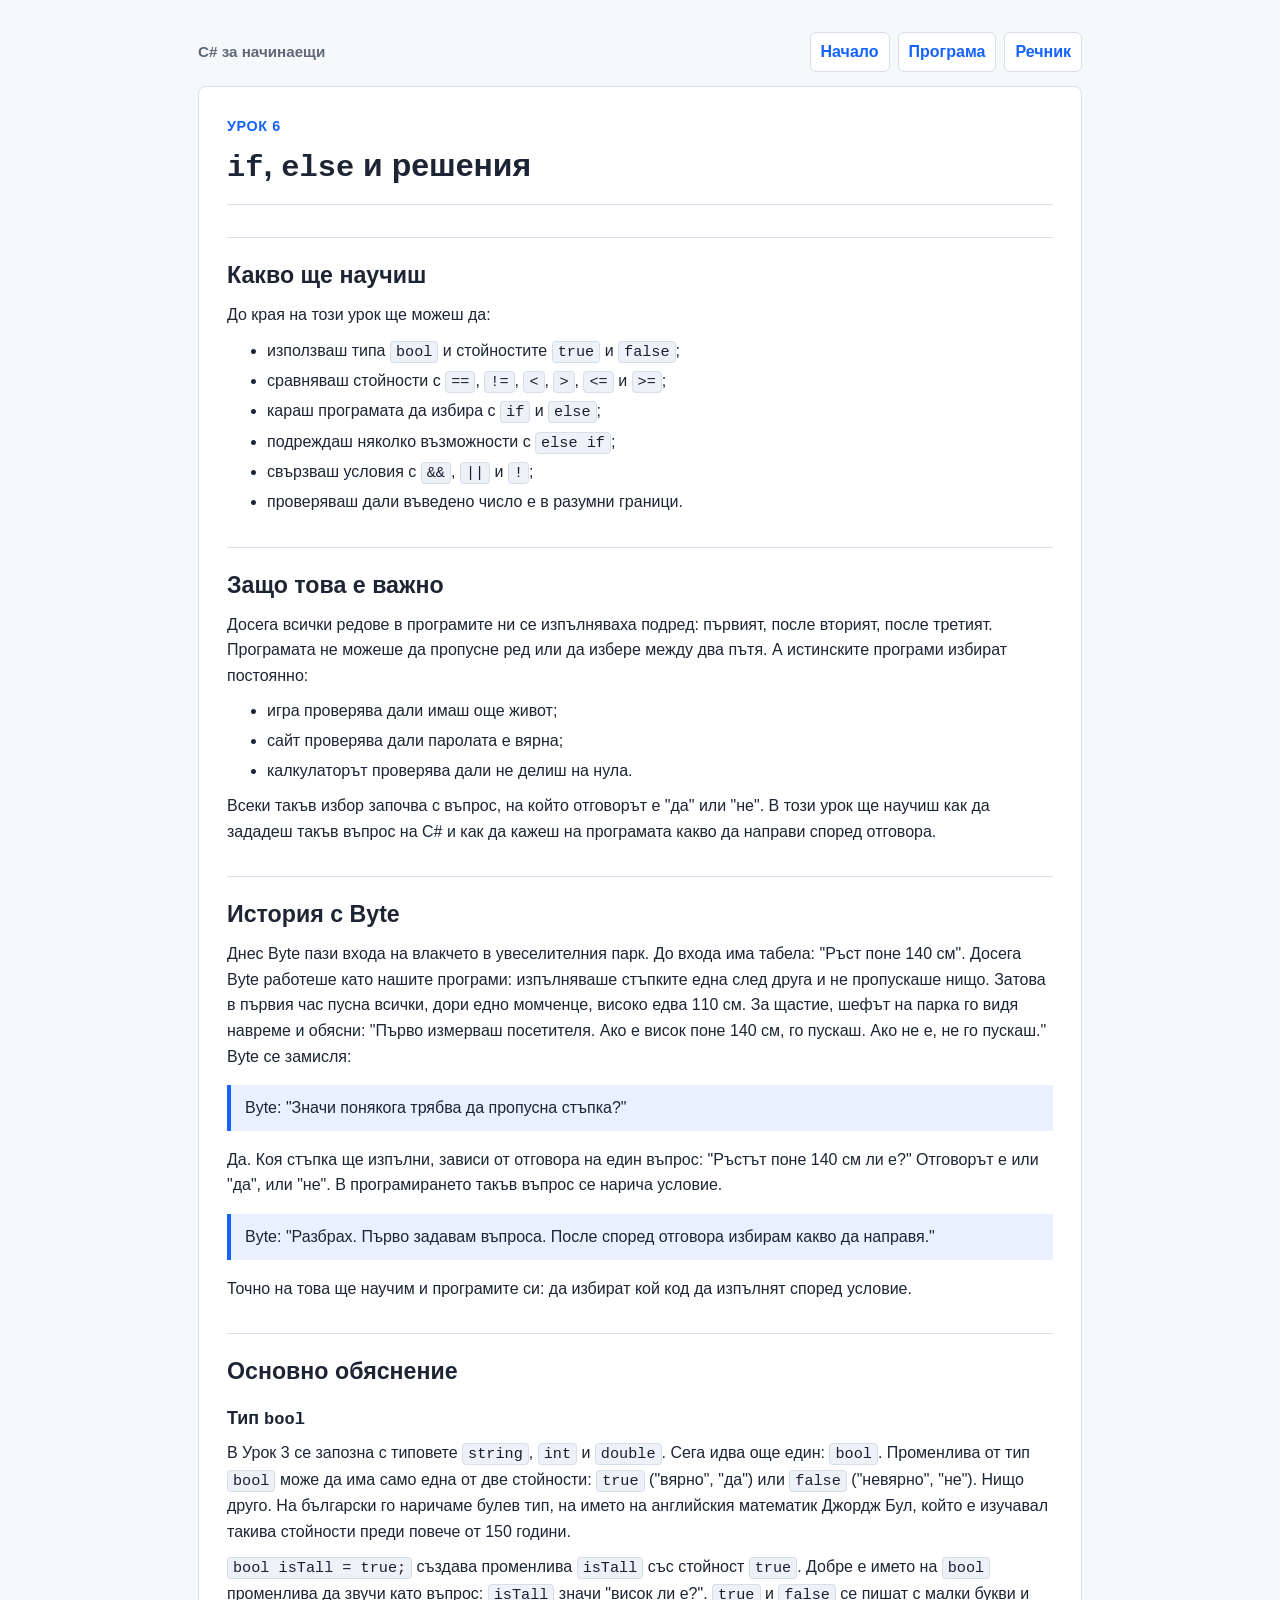
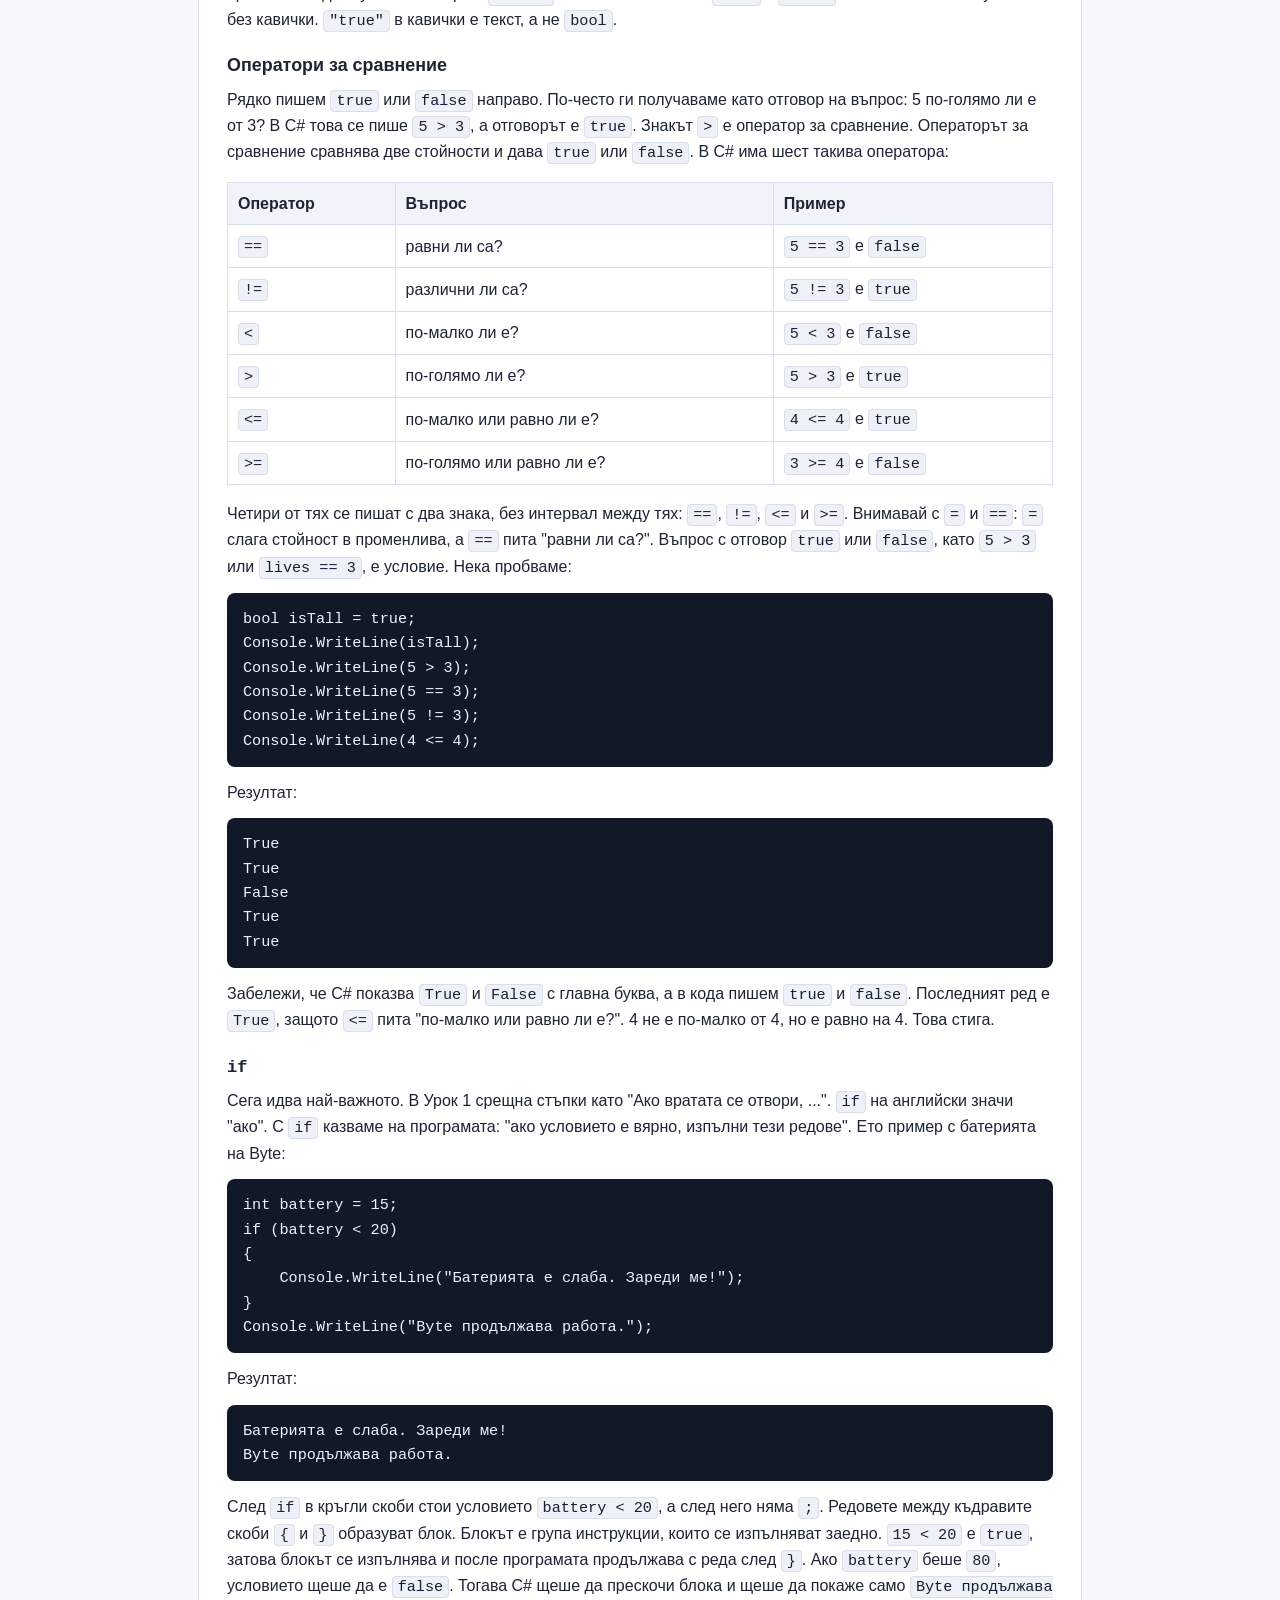
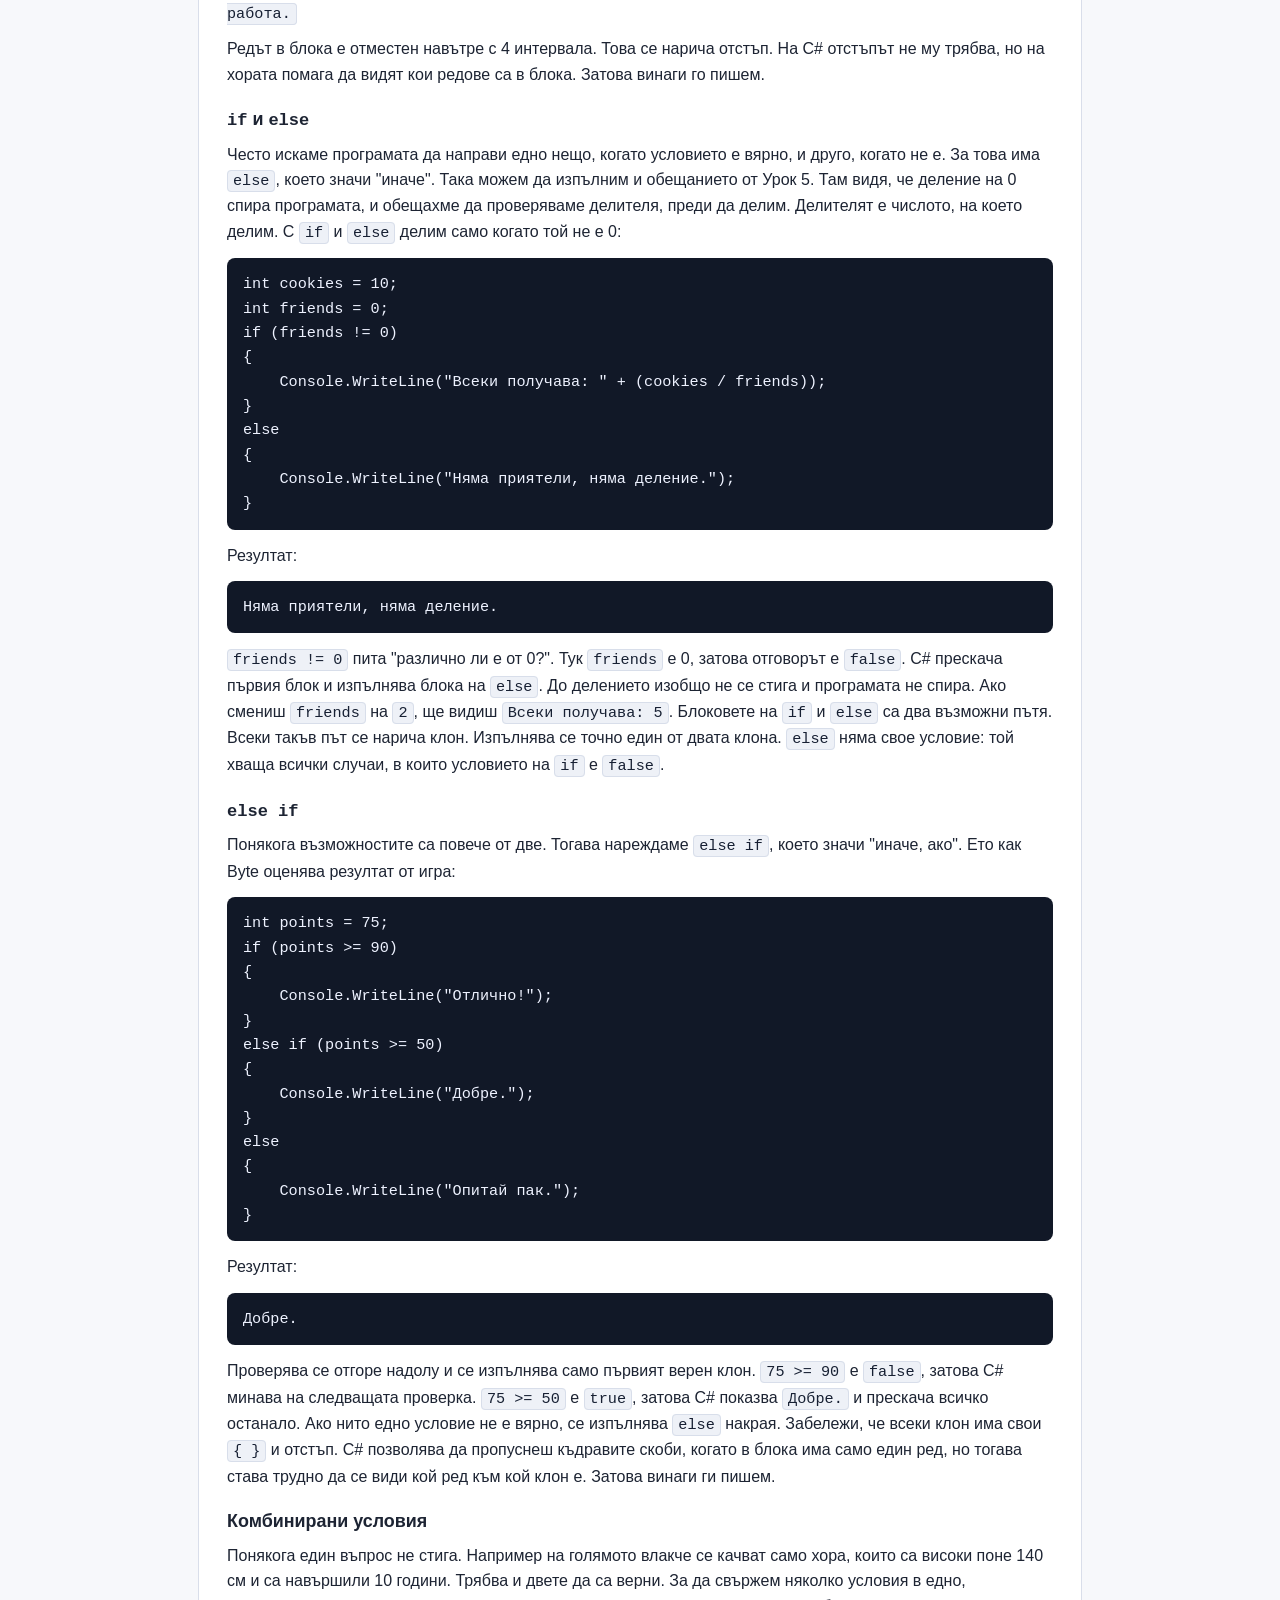
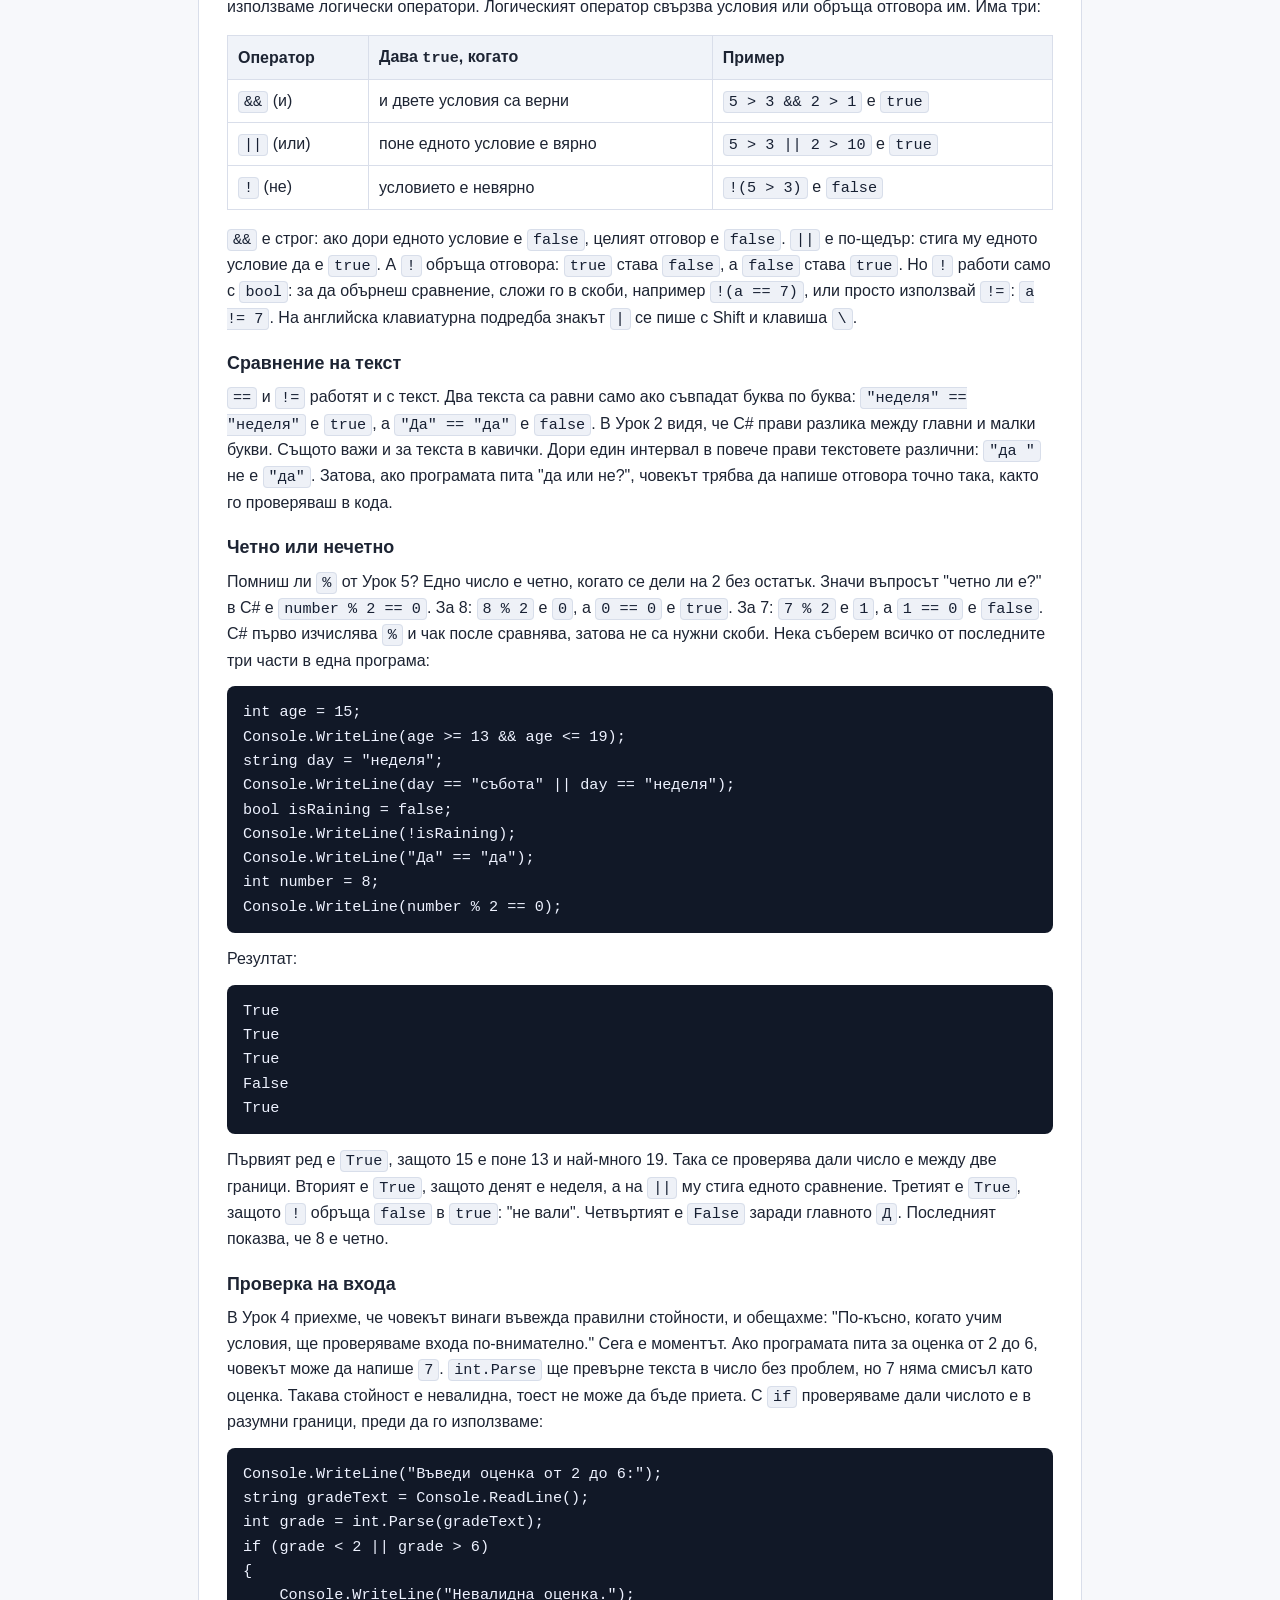
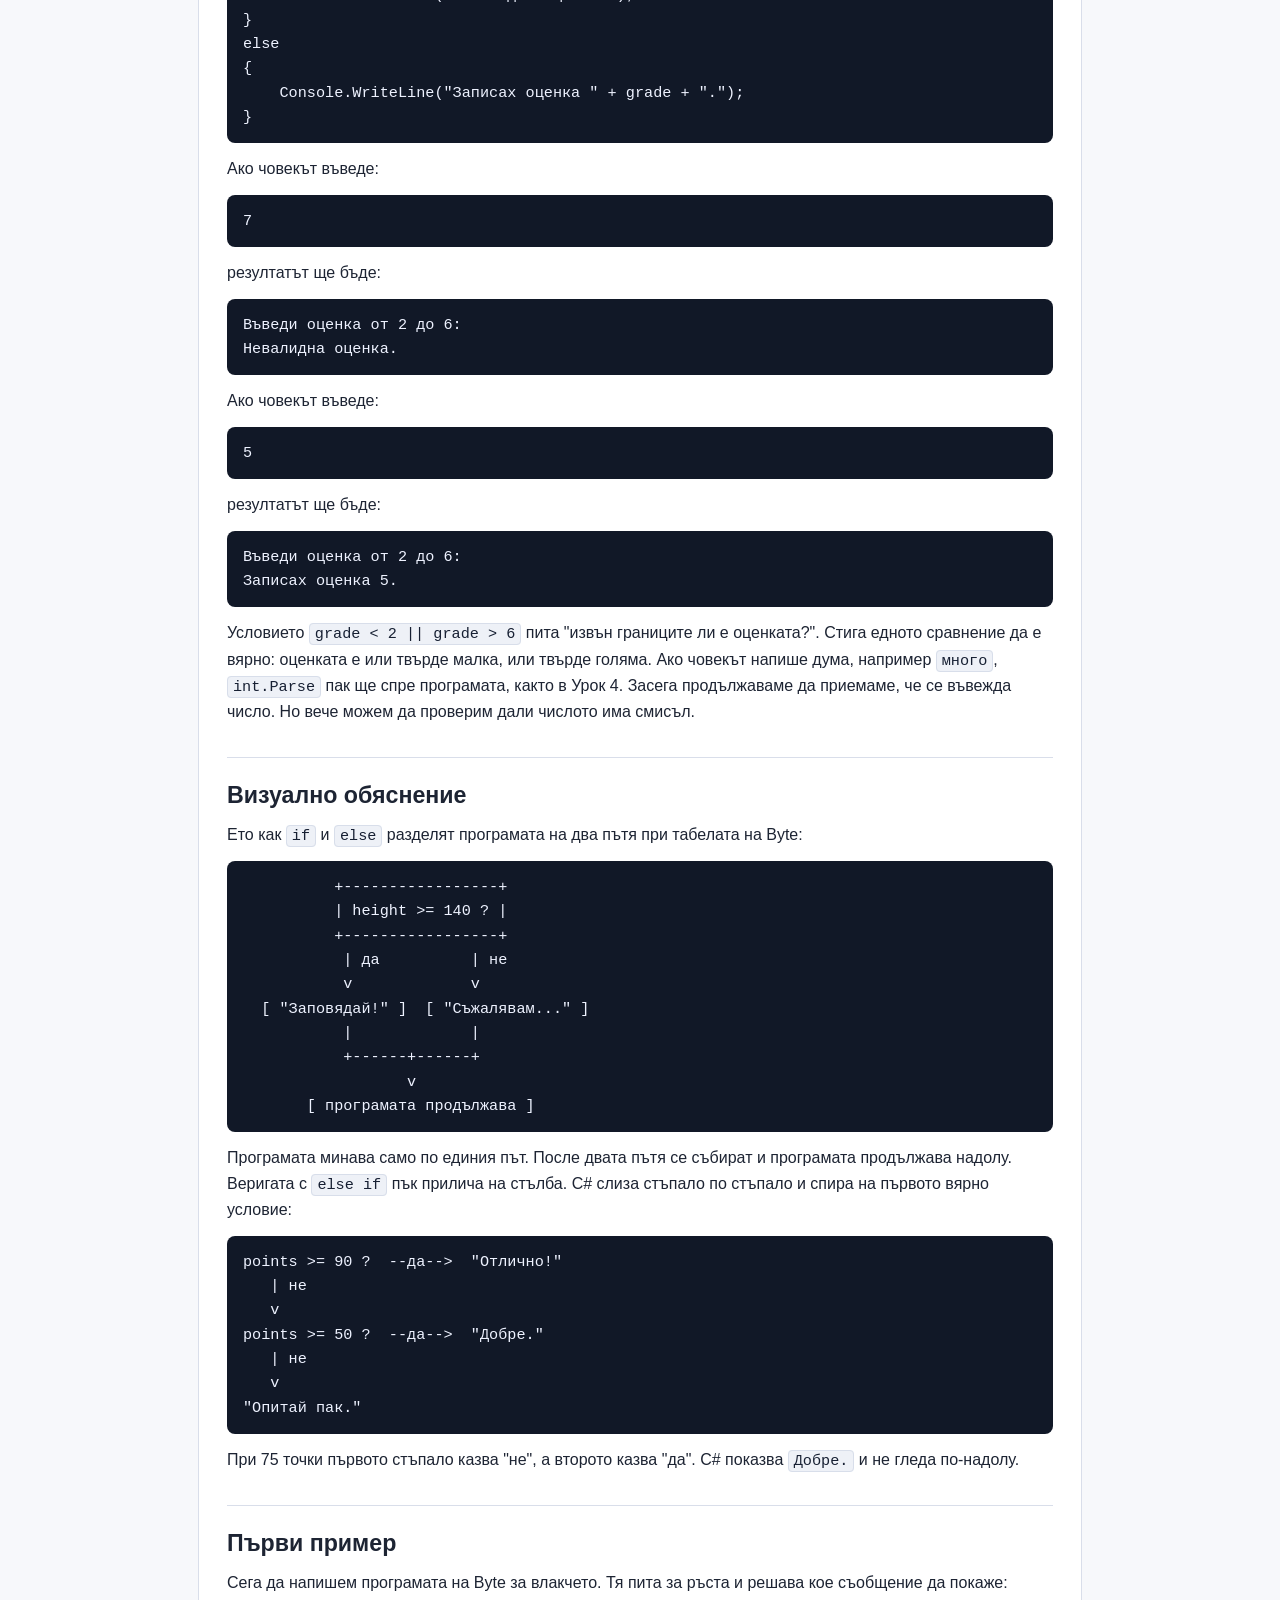
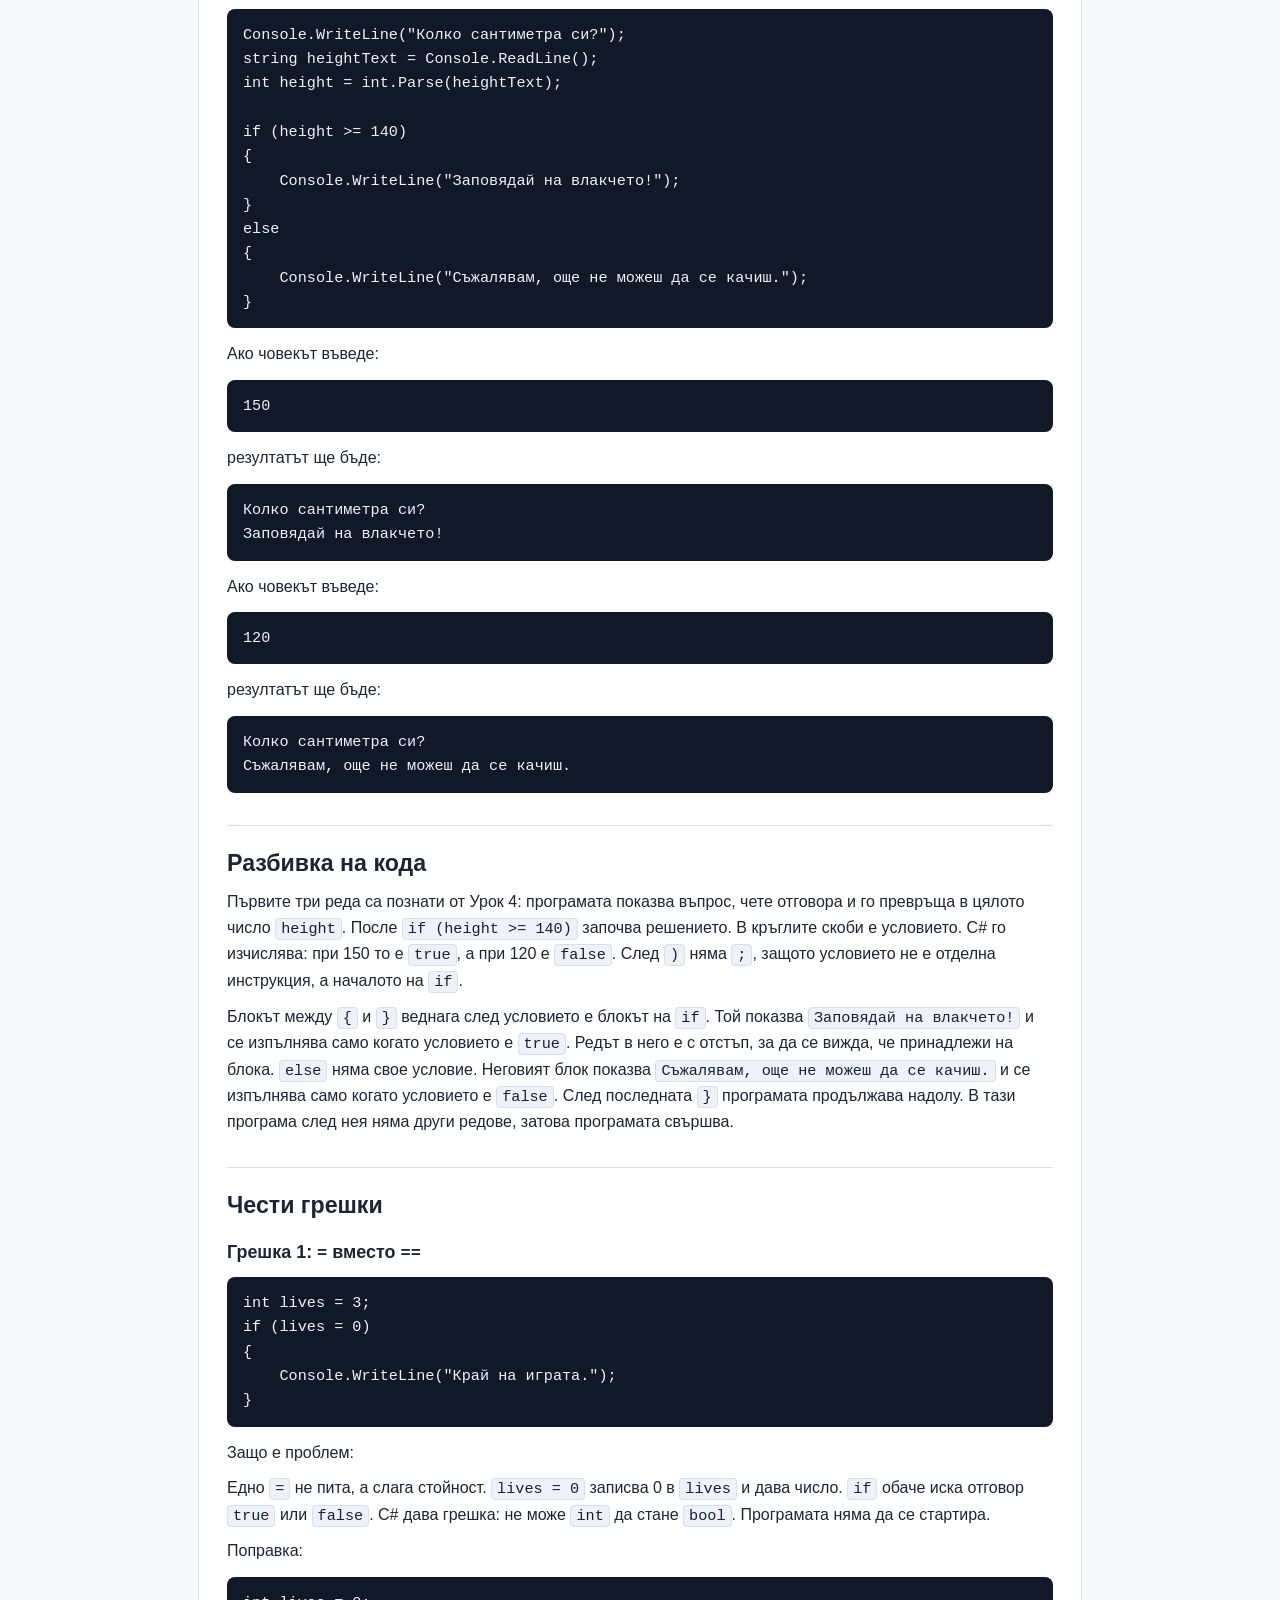
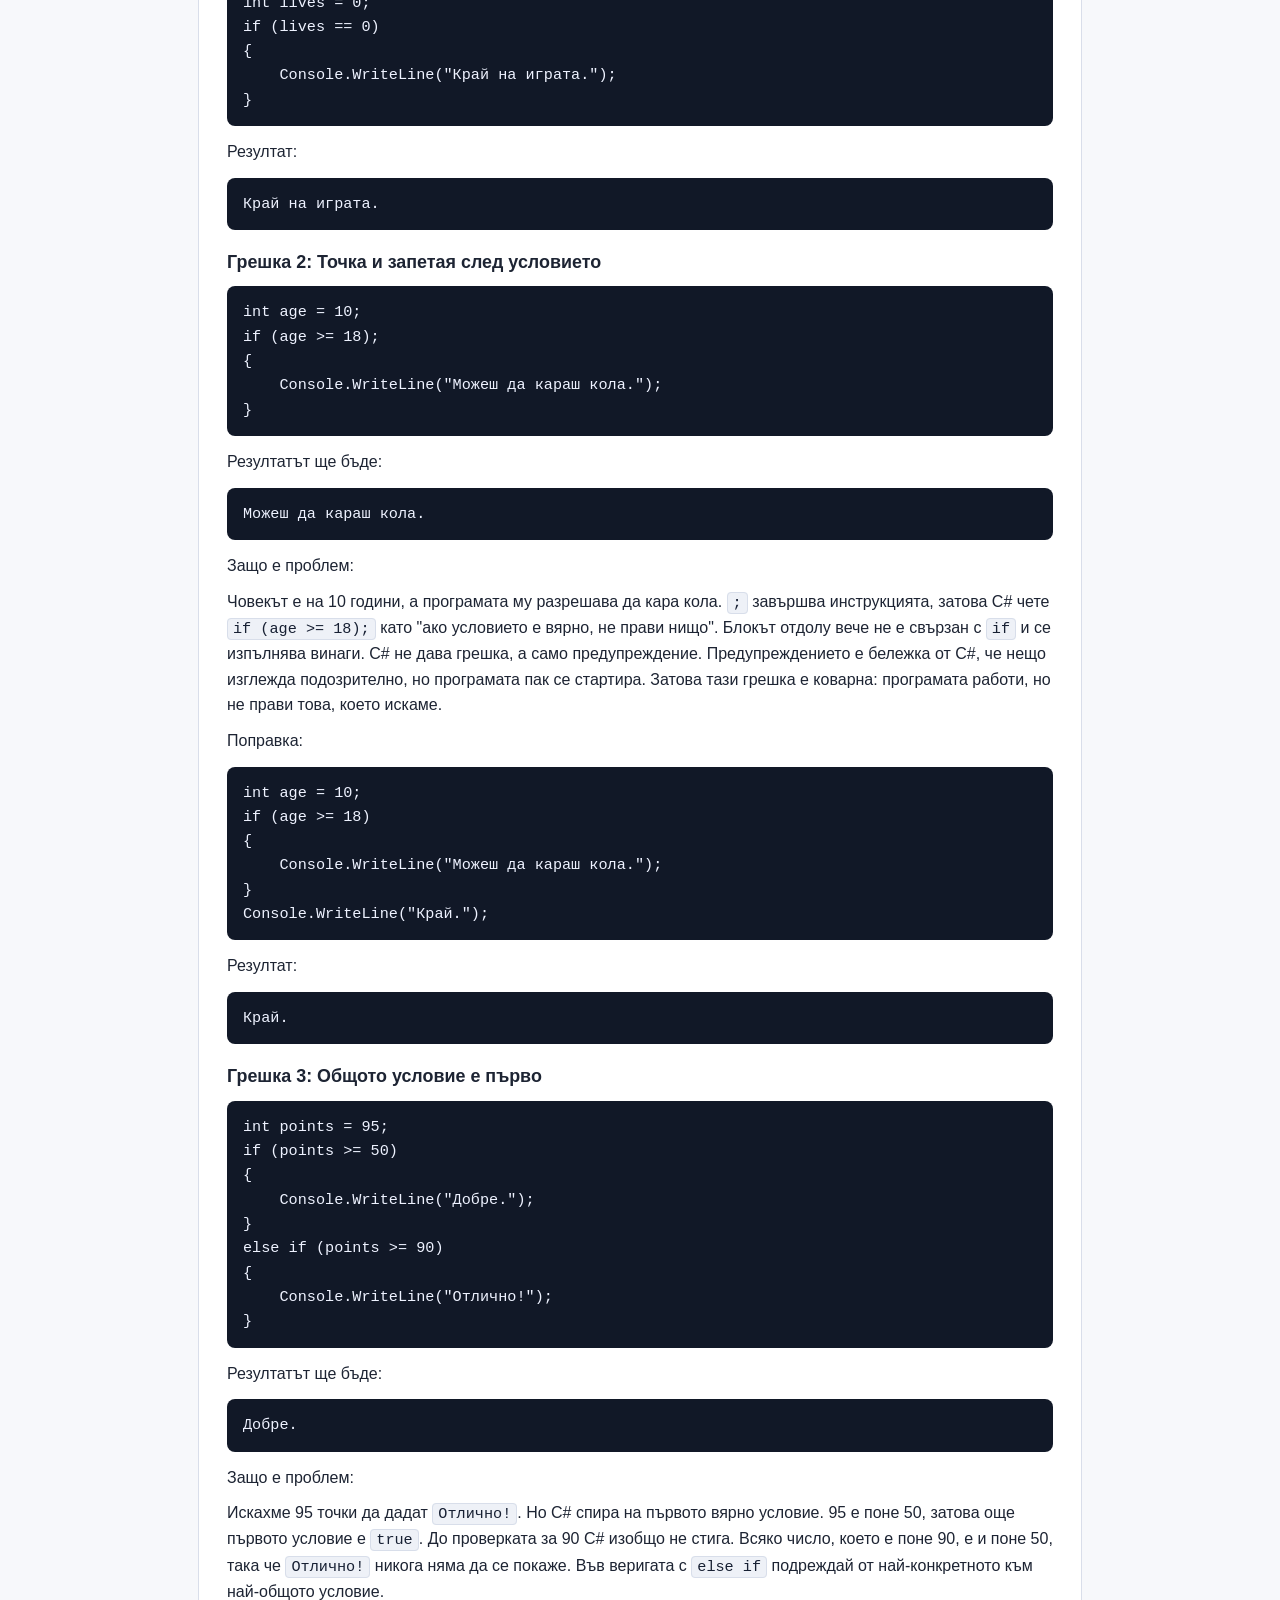
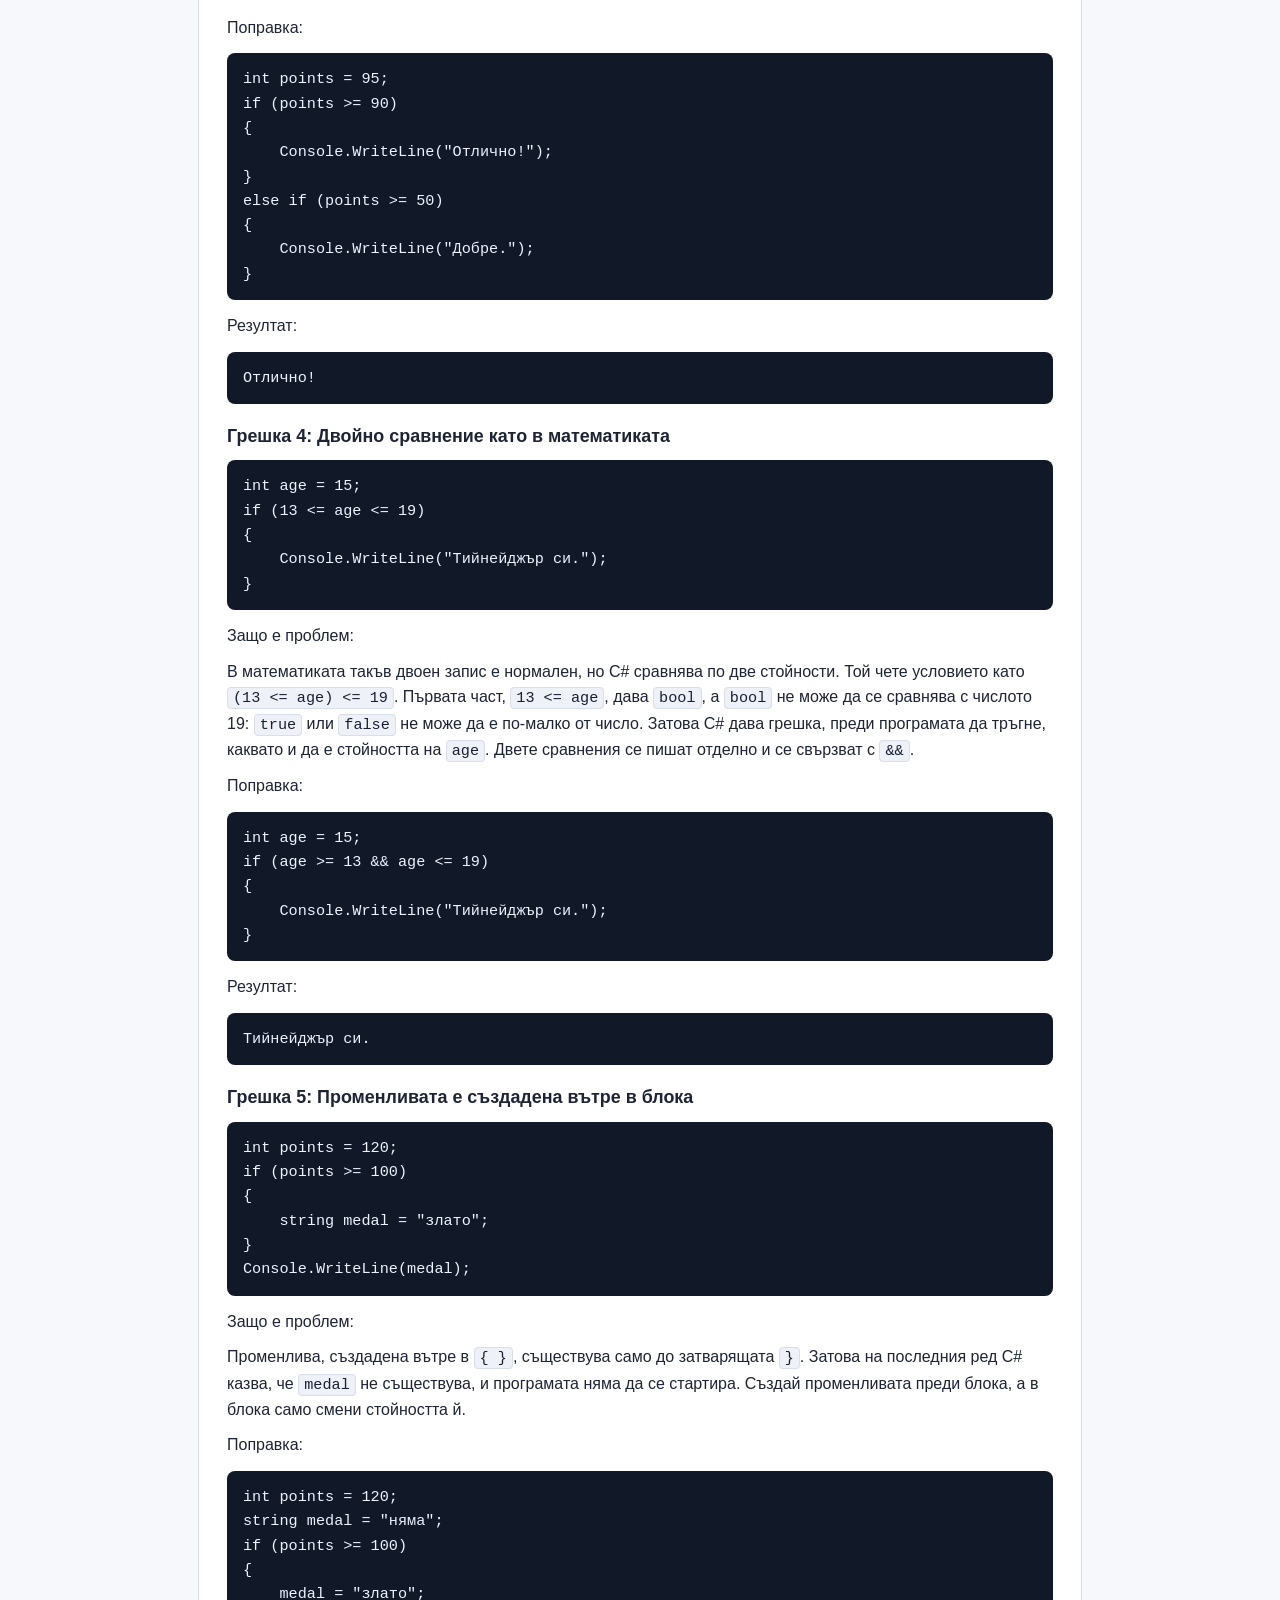
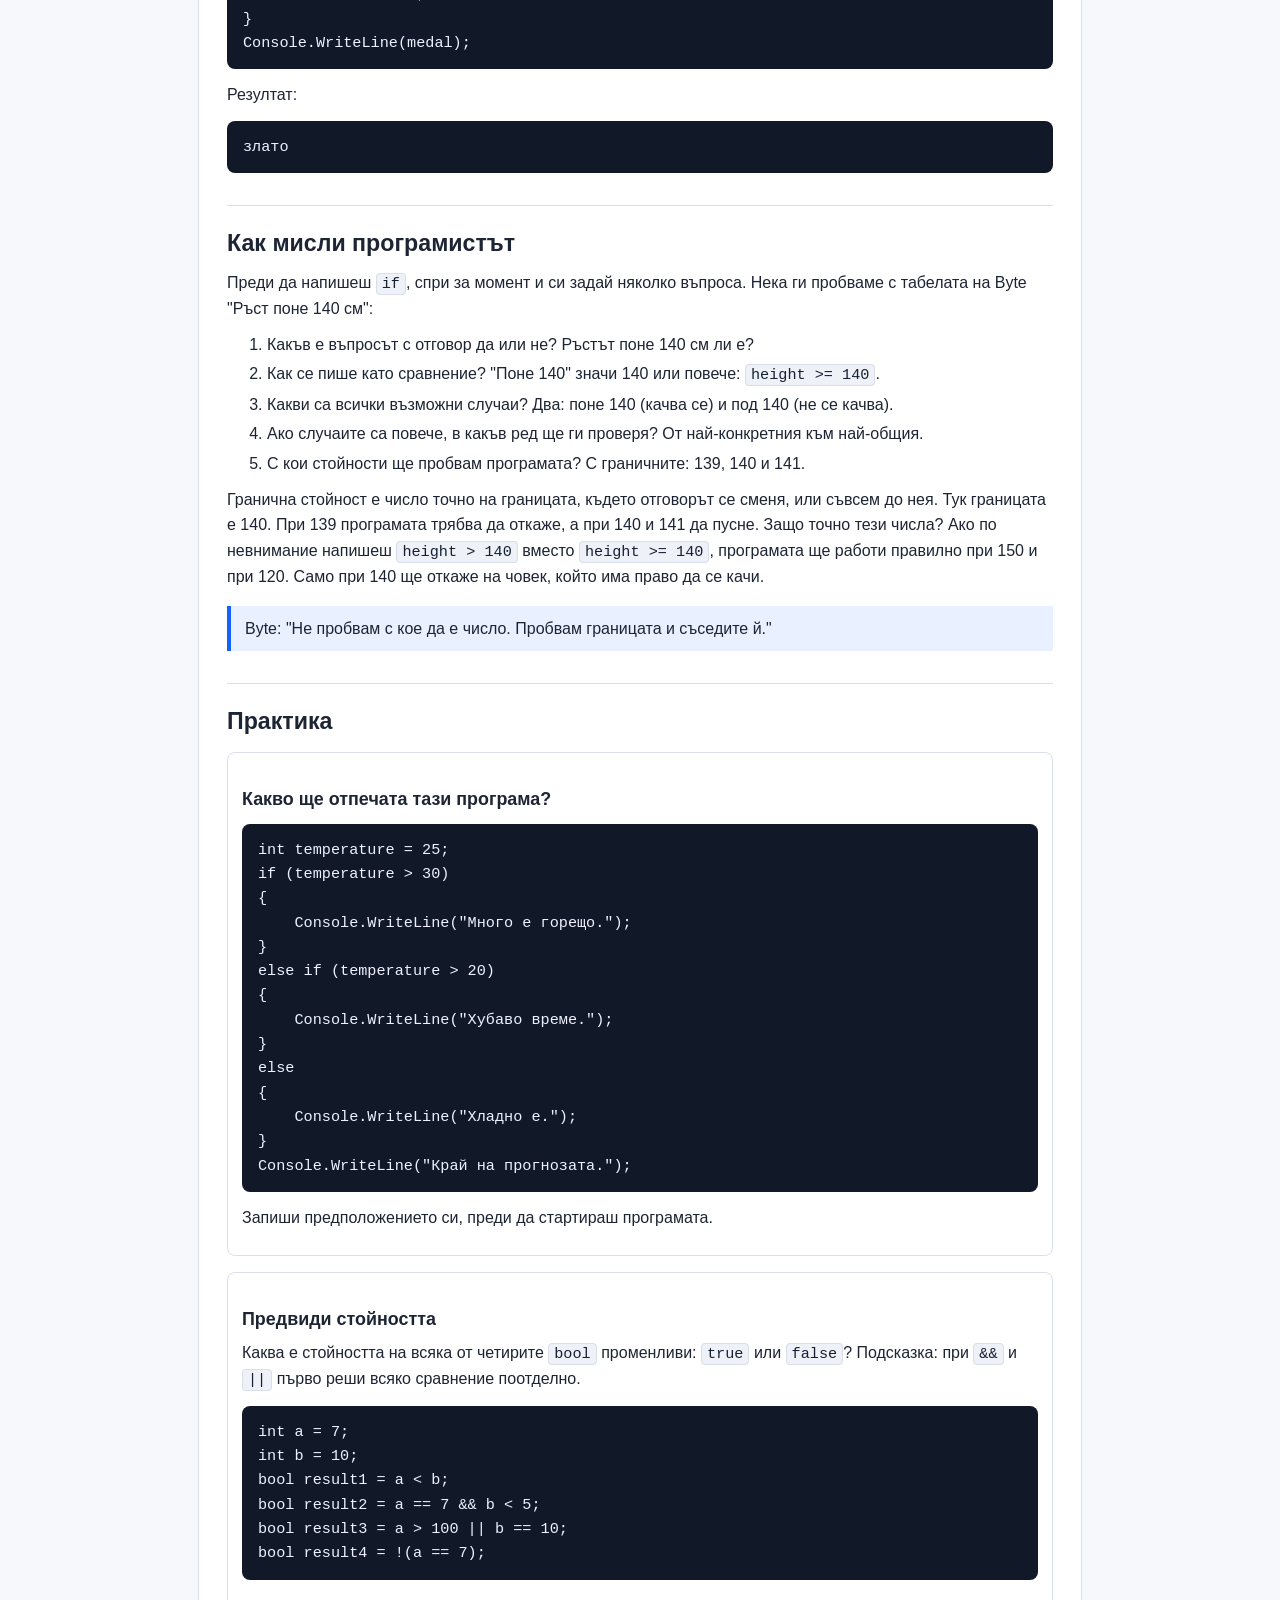
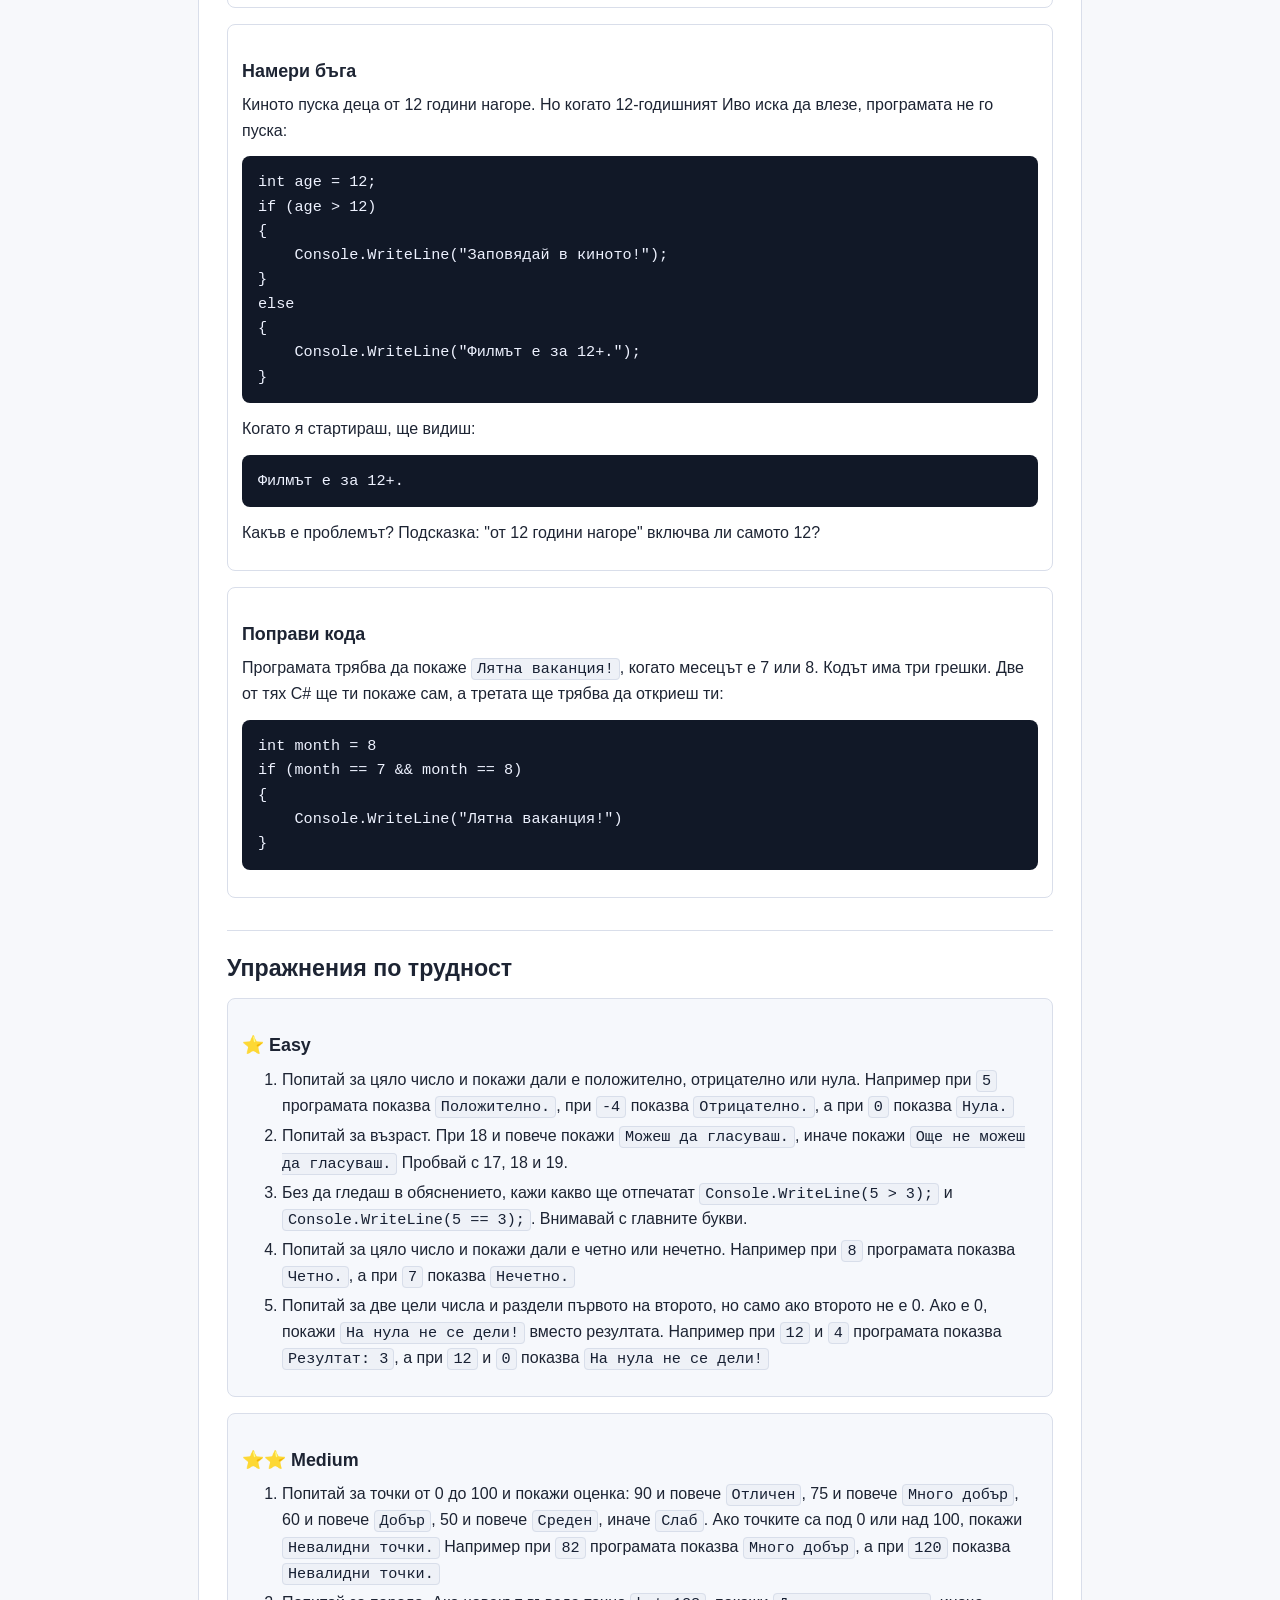
<file: csharp-for-beginners/html/lessons/lesson-06.html>
<!doctype html>
<html lang="bg">
<head>
  <meta charset="utf-8">
  <meta name="viewport" content="width=device-width, initial-scale=1">
  <meta http-equiv="Cache-Control" content="no-store, no-cache, must-revalidate, max-age=0">
  <meta http-equiv="Pragma" content="no-cache">
  <meta http-equiv="Expires" content="0">
  <title>Урок 6: if, else и решения</title>
  <link rel="stylesheet" href="../assets/course.css">
  <script>
    (function () {
      var version = Date.now().toString();

      function versionedUrl(href) {
        try {
          var url = new URL(href, window.location.href);
          if (url.origin !== window.location.origin) {
            return href;
          }
          url.searchParams.set("v", version);
          return url.href;
        } catch (error) {
          return href;
        }
      }

      function applyCacheBusting() {
        document.querySelectorAll("link[rel=\"stylesheet\"][href]").forEach(function (link) {
          link.setAttribute("href", versionedUrl(link.getAttribute("href")));
        });

        document.querySelectorAll("a[href]").forEach(function (link) {
          var href = link.getAttribute("href");
          if (/\.html(?:$|[?#])/.test(href)) {
            link.setAttribute("href", versionedUrl(href));
          }
        });
      }

      if (document.readyState === "loading") {
        document.addEventListener("DOMContentLoaded", applyCacheBusting);
      } else {
        applyCacheBusting();
      }
    }());
  </script>
</head>
<body>
  <main class="page">
    <nav class="top-nav" aria-label="Основна навигация">
      <div class="top-nav-title">C# за начинаещи</div>
      <div class="top-nav-links">
        <a href="../index.html">Начало</a>
        <a href="../docs/curriculum.html">Програма</a>
        <a href="../docs/glossary.html">Речник</a>
      </div>
    </nav>

    <article class="lesson">
      <header class="lesson-header">
        <div class="lesson-label">Урок 6</div>
        <h1><code>if</code>, <code>else</code> и решения</h1>
      </header>

      <section>
        <h2>Какво ще научиш</h2>
        <p>До края на този урок ще можеш да:</p>
        <ul>
          <li>използваш типа <code>bool</code> и стойностите <code>true</code> и <code>false</code>;</li>
          <li>сравняваш стойности с <code>==</code>, <code>!=</code>, <code>&lt;</code>, <code>&gt;</code>, <code>&lt;=</code> и <code>&gt;=</code>;</li>
          <li>караш програмата да избира с <code>if</code> и <code>else</code>;</li>
          <li>подреждаш няколко възможности с <code>else if</code>;</li>
          <li>свързваш условия с <code>&amp;&amp;</code>, <code>||</code> и <code>!</code>;</li>
          <li>проверяваш дали въведено число е в разумни граници.</li>
        </ul>
      </section>

      <section>
        <h2>Защо това е важно</h2>
        <p>Досега всички редове в програмите ни се изпълняваха подред: първият, после вторият, после третият. Програмата не можеше да пропусне ред или да избере между два пътя. А истинските програми избират постоянно:</p>
        <ul>
          <li>игра проверява дали имаш още живот;</li>
          <li>сайт проверява дали паролата е вярна;</li>
          <li>калкулаторът проверява дали не делиш на нула.</li>
        </ul>
        <p>Всеки такъв избор започва с въпрос, на който отговорът е "да" или "не". В този урок ще научиш как да зададеш такъв въпрос на C# и как да кажеш на програмата какво да направи според отговора.</p>
      </section>

      <section>
        <h2>История с Byte</h2>
        <p>Днес Byte пази входа на влакчето в увеселителния парк. До входа има табела: "Ръст поне 140 см". Досега Byte работеше като нашите програми: изпълняваше стъпките една след друга и не пропускаше нищо. Затова в първия час пусна всички, дори едно момченце, високо едва 110 см. За щастие, шефът на парка го видя навреме и обясни: "Първо измерваш посетителя. Ако е висок поне 140 см, го пускаш. Ако не е, не го пускаш." Byte се замисля:</p>
        <blockquote>Byte: "Значи понякога трябва да пропусна стъпка?"</blockquote>
        <p>Да. Коя стъпка ще изпълни, зависи от отговора на един въпрос: "Ръстът поне 140 см ли е?" Отговорът е или "да", или "не". В програмирането такъв въпрос се нарича условие.</p>
        <blockquote>Byte: "Разбрах. Първо задавам въпроса. После според отговора избирам какво да направя."</blockquote>
        <p>Точно на това ще научим и програмите си: да избират кой код да изпълнят според условие.</p>
      </section>

      <section>
        <h2>Основно обяснение</h2>
        <h3>Тип <code>bool</code></h3>
        <p>В Урок 3 се запозна с типовете <code>string</code>, <code>int</code> и <code>double</code>. Сега идва още един: <code>bool</code>. Променлива от тип <code>bool</code> може да има само една от две стойности: <code>true</code> ("вярно", "да") или <code>false</code> ("невярно", "не"). Нищо друго. На български го наричаме булев тип, на името на английския математик Джордж Бул, който е изучавал такива стойности преди повече от 150 години.</p>
        <p><code>bool isTall = true;</code> създава променлива <code>isTall</code> със стойност <code>true</code>. Добре е името на <code>bool</code> променлива да звучи като въпрос: <code>isTall</code> значи "висок ли е?". <code>true</code> и <code>false</code> се пишат с малки букви и без кавички. <code>"true"</code> в кавички е текст, а не <code>bool</code>.</p>

        <h3>Оператори за сравнение</h3>
        <p>Рядко пишем <code>true</code> или <code>false</code> направо. По-често ги получаваме като отговор на въпрос: 5 по-голямо ли е от 3? В C# това се пише <code>5 &gt; 3</code>, а отговорът е <code>true</code>. Знакът <code>&gt;</code> е оператор за сравнение. Операторът за сравнение сравнява две стойности и дава <code>true</code> или <code>false</code>. В C# има шест такива оператора:</p>
        <table>
          <thead>
            <tr><th>Оператор</th><th>Въпрос</th><th>Пример</th></tr>
          </thead>
          <tbody>
            <tr><td><code>==</code></td><td>равни ли са?</td><td><code>5 == 3</code> е <code>false</code></td></tr>
            <tr><td><code>!=</code></td><td>различни ли са?</td><td><code>5 != 3</code> е <code>true</code></td></tr>
            <tr><td><code>&lt;</code></td><td>по-малко ли е?</td><td><code>5 &lt; 3</code> е <code>false</code></td></tr>
            <tr><td><code>&gt;</code></td><td>по-голямо ли е?</td><td><code>5 &gt; 3</code> е <code>true</code></td></tr>
            <tr><td><code>&lt;=</code></td><td>по-малко или равно ли е?</td><td><code>4 &lt;= 4</code> е <code>true</code></td></tr>
            <tr><td><code>&gt;=</code></td><td>по-голямо или равно ли е?</td><td><code>3 &gt;= 4</code> е <code>false</code></td></tr>
          </tbody>
        </table>
        <p>Четири от тях се пишат с два знака, без интервал между тях: <code>==</code>, <code>!=</code>, <code>&lt;=</code> и <code>&gt;=</code>. Внимавай с <code>=</code> и <code>==</code>: <code>=</code> слага стойност в променлива, а <code>==</code> пита "равни ли са?". Въпрос с отговор <code>true</code> или <code>false</code>, като <code>5 &gt; 3</code> или <code>lives == 3</code>, е условие. Нека пробваме:</p>
        <pre><code class="language-csharp">bool isTall = true;
Console.WriteLine(isTall);
Console.WriteLine(5 &gt; 3);
Console.WriteLine(5 == 3);
Console.WriteLine(5 != 3);
Console.WriteLine(4 &lt;= 4);</code></pre>
        <p>Резултат:</p>
        <pre><code>True
True
False
True
True</code></pre>
        <p>Забележи, че C# показва <code>True</code> и <code>False</code> с главна буква, а в кода пишем <code>true</code> и <code>false</code>. Последният ред е <code>True</code>, защото <code>&lt;=</code> пита "по-малко или равно ли е?". 4 не е по-малко от 4, но е равно на 4. Това стига.</p>

        <h3><code>if</code></h3>
        <p>Сега идва най-важното. В Урок 1 срещна стъпки като "Ако вратата се отвори, ...". <code>if</code> на английски значи "ако". С <code>if</code> казваме на програмата: "ако условието е вярно, изпълни тези редове". Ето пример с батерията на Byte:</p>
        <pre><code class="language-csharp">int battery = 15;
if (battery &lt; 20)
{
    Console.WriteLine("Батерията е слаба. Зареди ме!");
}
Console.WriteLine("Byte продължава работа.");</code></pre>
        <p>Резултат:</p>
        <pre><code>Батерията е слаба. Зареди ме!
Byte продължава работа.</code></pre>
        <p>След <code>if</code> в кръгли скоби стои условието <code>battery &lt; 20</code>, а след него няма <code>;</code>. Редовете между къдравите скоби <code>{</code> и <code>}</code> образуват блок. Блокът е група инструкции, които се изпълняват заедно. <code>15 &lt; 20</code> е <code>true</code>, затова блокът се изпълнява и после програмата продължава с реда след <code>}</code>. Ако <code>battery</code> беше <code>80</code>, условието щеше да е <code>false</code>. Тогава C# щеше да прескочи блока и щеше да покаже само <code>Byte продължава работа.</code></p>
        <p>Редът в блока е отместен навътре с 4 интервала. Това се нарича отстъп. На C# отстъпът не му трябва, но на хората помага да видят кои редове са в блока. Затова винаги го пишем.</p>

        <h3><code>if</code> и <code>else</code></h3>
        <p>Често искаме програмата да направи едно нещо, когато условието е вярно, и друго, когато не е. За това има <code>else</code>, което значи "иначе". Така можем да изпълним и обещанието от Урок 5. Там видя, че деление на 0 спира програмата, и обещахме да проверяваме делителя, преди да делим. Делителят е числото, на което делим. С <code>if</code> и <code>else</code> делим само когато той не е 0:</p>
        <pre><code class="language-csharp">int cookies = 10;
int friends = 0;
if (friends != 0)
{
    Console.WriteLine("Всеки получава: " + (cookies / friends));
}
else
{
    Console.WriteLine("Няма приятели, няма деление.");
}</code></pre>
        <p>Резултат:</p>
        <pre><code>Няма приятели, няма деление.</code></pre>
        <p><code>friends != 0</code> пита "различно ли е от 0?". Тук <code>friends</code> е 0, затова отговорът е <code>false</code>. C# прескача първия блок и изпълнява блока на <code>else</code>. До делението изобщо не се стига и програмата не спира. Ако смениш <code>friends</code> на <code>2</code>, ще видиш <code>Всеки получава: 5</code>. Блоковете на <code>if</code> и <code>else</code> са два възможни пътя. Всеки такъв път се нарича клон. Изпълнява се точно един от двата клона. <code>else</code> няма свое условие: той хваща всички случаи, в които условието на <code>if</code> е <code>false</code>.</p>

        <h3><code>else if</code></h3>
        <p>Понякога възможностите са повече от две. Тогава нареждаме <code>else if</code>, което значи "иначе, ако". Ето как Byte оценява резултат от игра:</p>
        <pre><code class="language-csharp">int points = 75;
if (points &gt;= 90)
{
    Console.WriteLine("Отлично!");
}
else if (points &gt;= 50)
{
    Console.WriteLine("Добре.");
}
else
{
    Console.WriteLine("Опитай пак.");
}</code></pre>
        <p>Резултат:</p>
        <pre><code>Добре.</code></pre>
        <p>Проверява се отгоре надолу и се изпълнява само първият верен клон. <code>75 &gt;= 90</code> е <code>false</code>, затова C# минава на следващата проверка. <code>75 &gt;= 50</code> е <code>true</code>, затова C# показва <code>Добре.</code> и прескача всичко останало. Ако нито едно условие не е вярно, се изпълнява <code>else</code> накрая. Забележи, че всеки клон има свои <code>{ }</code> и отстъп. C# позволява да пропуснеш къдравите скоби, когато в блока има само един ред, но тогава става трудно да се види кой ред към кой клон е. Затова винаги ги пишем.</p>

        <h3>Комбинирани условия</h3>
        <p>Понякога един въпрос не стига. Например на голямото влакче се качват само хора, които са високи поне 140 см и са навършили 10 години. Трябва и двете да са верни. За да свържем няколко условия в едно, използваме логически оператори. Логическият оператор свързва условия или обръща отговора им. Има три:</p>
        <table>
          <thead>
            <tr><th>Оператор</th><th>Дава <code>true</code>, когато</th><th>Пример</th></tr>
          </thead>
          <tbody>
            <tr><td><code>&amp;&amp;</code> (и)</td><td>и двете условия са верни</td><td><code>5 &gt; 3 &amp;&amp; 2 &gt; 1</code> е <code>true</code></td></tr>
            <tr><td><code>||</code> (или)</td><td>поне едното условие е вярно</td><td><code>5 &gt; 3 || 2 &gt; 10</code> е <code>true</code></td></tr>
            <tr><td><code>!</code> (не)</td><td>условието е невярно</td><td><code>!(5 &gt; 3)</code> е <code>false</code></td></tr>
          </tbody>
        </table>
        <p><code>&amp;&amp;</code> е строг: ако дори едното условие е <code>false</code>, целият отговор е <code>false</code>. <code>||</code> е по-щедър: стига му едното условие да е <code>true</code>. А <code>!</code> обръща отговора: <code>true</code> става <code>false</code>, а <code>false</code> става <code>true</code>. Но <code>!</code> работи само с <code>bool</code>: за да обърнеш сравнение, сложи го в скоби, например <code>!(a == 7)</code>, или просто използвай <code>!=</code>: <code>a != 7</code>. На английска клавиатурна подредба знакът <code>|</code> се пише с Shift и клавиша <code>\</code>.</p>

        <h3>Сравнение на текст</h3>
        <p><code>==</code> и <code>!=</code> работят и с текст. Два текста са равни само ако съвпадат буква по буква: <code>"неделя" == "неделя"</code> е <code>true</code>, а <code>"Да" == "да"</code> е <code>false</code>. В Урок 2 видя, че C# прави разлика между главни и малки букви. Същото важи и за текста в кавички. Дори един интервал в повече прави текстовете различни: <code>"да "</code> не е <code>"да"</code>. Затова, ако програмата пита "да или не?", човекът трябва да напише отговора точно така, както го проверяваш в кода.</p>

        <h3>Четно или нечетно</h3>
        <p>Помниш ли <code>%</code> от Урок 5? Едно число е четно, когато се дели на 2 без остатък. Значи въпросът "четно ли е?" в C# е <code>number % 2 == 0</code>. За 8: <code>8 % 2</code> е <code>0</code>, а <code>0 == 0</code> е <code>true</code>. За 7: <code>7 % 2</code> е <code>1</code>, а <code>1 == 0</code> е <code>false</code>. C# първо изчислява <code>%</code> и чак после сравнява, затова не са нужни скоби. Нека съберем всичко от последните три части в една програма:</p>
        <pre><code class="language-csharp">int age = 15;
Console.WriteLine(age &gt;= 13 &amp;&amp; age &lt;= 19);
string day = "неделя";
Console.WriteLine(day == "събота" || day == "неделя");
bool isRaining = false;
Console.WriteLine(!isRaining);
Console.WriteLine("Да" == "да");
int number = 8;
Console.WriteLine(number % 2 == 0);</code></pre>
        <p>Резултат:</p>
        <pre><code>True
True
True
False
True</code></pre>
        <p>Първият ред е <code>True</code>, защото 15 е поне 13 и най-много 19. Така се проверява дали число е между две граници. Вторият е <code>True</code>, защото денят е неделя, а на <code>||</code> му стига едното сравнение. Третият е <code>True</code>, защото <code>!</code> обръща <code>false</code> в <code>true</code>: "не вали". Четвъртият е <code>False</code> заради главното <code>Д</code>. Последният показва, че 8 е четно.</p>

        <h3>Проверка на входа</h3>
        <p>В Урок 4 приехме, че човекът винаги въвежда правилни стойности, и обещахме: "По-късно, когато учим условия, ще проверяваме входа по-внимателно." Сега е моментът. Ако програмата пита за оценка от 2 до 6, човекът може да напише <code>7</code>. <code>int.Parse</code> ще превърне текста в число без проблем, но 7 няма смисъл като оценка. Такава стойност е невалидна, тоест не може да бъде приета. С <code>if</code> проверяваме дали числото е в разумни граници, преди да го използваме:</p>
        <pre><code class="language-csharp">Console.WriteLine("Въведи оценка от 2 до 6:");
string gradeText = Console.ReadLine();
int grade = int.Parse(gradeText);
if (grade &lt; 2 || grade &gt; 6)
{
    Console.WriteLine("Невалидна оценка.");
}
else
{
    Console.WriteLine("Записах оценка " + grade + ".");
}</code></pre>
        <p>Ако човекът въведе:</p>
        <pre><code>7</code></pre>
        <p>резултатът ще бъде:</p>
        <pre><code>Въведи оценка от 2 до 6:
Невалидна оценка.</code></pre>
        <p>Ако човекът въведе:</p>
        <pre><code>5</code></pre>
        <p>резултатът ще бъде:</p>
        <pre><code>Въведи оценка от 2 до 6:
Записах оценка 5.</code></pre>
        <p>Условието <code>grade &lt; 2 || grade &gt; 6</code> пита "извън границите ли е оценката?". Стига едното сравнение да е вярно: оценката е или твърде малка, или твърде голяма. Ако човекът напише дума, например <code>много</code>, <code>int.Parse</code> пак ще спре програмата, както в Урок 4. Засега продължаваме да приемаме, че се въвежда число. Но вече можем да проверим дали числото има смисъл.</p>
      </section>

      <section>
        <h2>Визуално обяснение</h2>
        <p>Ето как <code>if</code> и <code>else</code> разделят програмата на два пътя при табелата на Byte:</p>
        <pre><code>          +-----------------+
          | height &gt;= 140 ? |
          +-----------------+
           | да          | не
           v             v
  [ "Заповядай!" ]  [ "Съжалявам..." ]
           |             |
           +------+------+
                  v
       [ програмата продължава ]</code></pre>
        <p>Програмата минава само по единия път. После двата пътя се събират и програмата продължава надолу. Веригата с <code>else if</code> пък прилича на стълба. C# слиза стъпало по стъпало и спира на първото вярно условие:</p>
        <pre><code>points &gt;= 90 ?  --да--&gt;  "Отлично!"
   | не
   v
points &gt;= 50 ?  --да--&gt;  "Добре."
   | не
   v
"Опитай пак."</code></pre>
        <p>При 75 точки първото стъпало казва "не", а второто казва "да". C# показва <code>Добре.</code> и не гледа по-надолу.</p>
      </section>

      <section>
        <h2>Първи пример</h2>
        <p>Сега да напишем програмата на Byte за влакчето. Тя пита за ръста и решава кое съобщение да покаже:</p>
        <pre><code class="language-csharp">Console.WriteLine("Колко сантиметра си?");
string heightText = Console.ReadLine();
int height = int.Parse(heightText);

if (height &gt;= 140)
{
    Console.WriteLine("Заповядай на влакчето!");
}
else
{
    Console.WriteLine("Съжалявам, още не можеш да се качиш.");
}</code></pre>
        <p>Ако човекът въведе:</p>
        <pre><code>150</code></pre>
        <p>резултатът ще бъде:</p>
        <pre><code>Колко сантиметра си?
Заповядай на влакчето!</code></pre>
        <p>Ако човекът въведе:</p>
        <pre><code>120</code></pre>
        <p>резултатът ще бъде:</p>
        <pre><code>Колко сантиметра си?
Съжалявам, още не можеш да се качиш.</code></pre>
      </section>

      <section>
        <h2>Разбивка на кода</h2>
        <p>Първите три реда са познати от Урок 4: програмата показва въпрос, чете отговора и го превръща в цялото число <code>height</code>. После <code>if (height &gt;= 140)</code> започва решението. В кръглите скоби е условието. C# го изчислява: при 150 то е <code>true</code>, а при 120 е <code>false</code>. След <code>)</code> няма <code>;</code>, защото условието не е отделна инструкция, а началото на <code>if</code>.</p>
        <p>Блокът между <code>{</code> и <code>}</code> веднага след условието е блокът на <code>if</code>. Той показва <code>Заповядай на влакчето!</code> и се изпълнява само когато условието е <code>true</code>. Редът в него е с отстъп, за да се вижда, че принадлежи на блока. <code>else</code> няма свое условие. Неговият блок показва <code>Съжалявам, още не можеш да се качиш.</code> и се изпълнява само когато условието е <code>false</code>. След последната <code>}</code> програмата продължава надолу. В тази програма след нея няма други редове, затова програмата свършва.</p>
      </section>

      <section>
        <h2>Чести грешки</h2>
        <h3>Грешка 1: <code>=</code> вместо <code>==</code></h3>
        <pre><code class="language-csharp">int lives = 3;
if (lives = 0)
{
    Console.WriteLine("Край на играта.");
}</code></pre>
        <p>Защо е проблем:</p>
        <p>Едно <code>=</code> не пита, а слага стойност. <code>lives = 0</code> записва 0 в <code>lives</code> и дава число. <code>if</code> обаче иска отговор <code>true</code> или <code>false</code>. C# дава грешка: не може <code>int</code> да стане <code>bool</code>. Програмата няма да се стартира.</p>
        <p>Поправка:</p>
        <pre><code class="language-csharp">int lives = 0;
if (lives == 0)
{
    Console.WriteLine("Край на играта.");
}</code></pre>
        <p>Резултат:</p>
        <pre><code>Край на играта.</code></pre>

        <h3>Грешка 2: Точка и запетая след условието</h3>
        <pre><code class="language-csharp">int age = 10;
if (age &gt;= 18);
{
    Console.WriteLine("Можеш да караш кола.");
}</code></pre>
        <p>Резултатът ще бъде:</p>
        <pre><code>Можеш да караш кола.</code></pre>
        <p>Защо е проблем:</p>
        <p>Човекът е на 10 години, а програмата му разрешава да кара кола. <code>;</code> завършва инструкцията, затова C# чете <code>if (age &gt;= 18);</code> като "ако условието е вярно, не прави нищо". Блокът отдолу вече не е свързан с <code>if</code> и се изпълнява винаги. C# не дава грешка, а само предупреждение. Предупреждението е бележка от C#, че нещо изглежда подозрително, но програмата пак се стартира. Затова тази грешка е коварна: програмата работи, но не прави това, което искаме.</p>
        <p>Поправка:</p>
        <pre><code class="language-csharp">int age = 10;
if (age &gt;= 18)
{
    Console.WriteLine("Можеш да караш кола.");
}
Console.WriteLine("Край.");</code></pre>
        <p>Резултат:</p>
        <pre><code>Край.</code></pre>

        <h3>Грешка 3: Общото условие е първо</h3>
        <pre><code class="language-csharp">int points = 95;
if (points &gt;= 50)
{
    Console.WriteLine("Добре.");
}
else if (points &gt;= 90)
{
    Console.WriteLine("Отлично!");
}</code></pre>
        <p>Резултатът ще бъде:</p>
        <pre><code>Добре.</code></pre>
        <p>Защо е проблем:</p>
        <p>Искахме 95 точки да дадат <code>Отлично!</code>. Но C# спира на първото вярно условие. 95 е поне 50, затова още първото условие е <code>true</code>. До проверката за 90 C# изобщо не стига. Всяко число, което е поне 90, е и поне 50, така че <code>Отлично!</code> никога няма да се покаже. Във веригата с <code>else if</code> подреждай от най-конкретното към най-общото условие.</p>
        <p>Поправка:</p>
        <pre><code class="language-csharp">int points = 95;
if (points &gt;= 90)
{
    Console.WriteLine("Отлично!");
}
else if (points &gt;= 50)
{
    Console.WriteLine("Добре.");
}</code></pre>
        <p>Резултат:</p>
        <pre><code>Отлично!</code></pre>

        <h3>Грешка 4: Двойно сравнение като в математиката</h3>
        <pre><code class="language-csharp">int age = 15;
if (13 &lt;= age &lt;= 19)
{
    Console.WriteLine("Тийнейджър си.");
}</code></pre>
        <p>Защо е проблем:</p>
        <p>В математиката такъв двоен запис е нормален, но C# сравнява по две стойности. Той чете условието като <code>(13 &lt;= age) &lt;= 19</code>. Първата част, <code>13 &lt;= age</code>, дава <code>bool</code>, а <code>bool</code> не може да се сравнява с числото 19: <code>true</code> или <code>false</code> не може да е по-малко от число. Затова C# дава грешка, преди програмата да тръгне, каквато и да е стойността на <code>age</code>. Двете сравнения се пишат отделно и се свързват с <code>&amp;&amp;</code>.</p>
        <p>Поправка:</p>
        <pre><code class="language-csharp">int age = 15;
if (age &gt;= 13 &amp;&amp; age &lt;= 19)
{
    Console.WriteLine("Тийнейджър си.");
}</code></pre>
        <p>Резултат:</p>
        <pre><code>Тийнейджър си.</code></pre>

        <h3>Грешка 5: Променливата е създадена вътре в блока</h3>
        <pre><code class="language-csharp">int points = 120;
if (points &gt;= 100)
{
    string medal = "злато";
}
Console.WriteLine(medal);</code></pre>
        <p>Защо е проблем:</p>
        <p>Променлива, създадена вътре в <code>{ }</code>, съществува само до затварящата <code>}</code>. Затова на последния ред C# казва, че <code>medal</code> не съществува, и програмата няма да се стартира. Създай променливата преди блока, а в блока само смени стойността й.</p>
        <p>Поправка:</p>
        <pre><code class="language-csharp">int points = 120;
string medal = "няма";
if (points &gt;= 100)
{
    medal = "злато";
}
Console.WriteLine(medal);</code></pre>
        <p>Резултат:</p>
        <pre><code>злато</code></pre>
      </section>

      <section>
        <h2>Как мисли програмистът</h2>
        <p>Преди да напишеш <code>if</code>, спри за момент и си задай няколко въпроса. Нека ги пробваме с табелата на Byte "Ръст поне 140 см":</p>
        <ol>
          <li>Какъв е въпросът с отговор да или не? Ръстът поне 140 см ли е?</li>
          <li>Как се пише като сравнение? "Поне 140" значи 140 или повече: <code>height &gt;= 140</code>.</li>
          <li>Какви са всички възможни случаи? Два: поне 140 (качва се) и под 140 (не се качва).</li>
          <li>Ако случаите са повече, в какъв ред ще ги проверя? От най-конкретния към най-общия.</li>
          <li>С кои стойности ще пробвам програмата? С граничните: 139, 140 и 141.</li>
        </ol>
        <p>Гранична стойност е число точно на границата, където отговорът се сменя, или съвсем до нея. Тук границата е 140. При 139 програмата трябва да откаже, а при 140 и 141 да пусне. Защо точно тези числа? Ако по невнимание напишеш <code>height &gt; 140</code> вместо <code>height &gt;= 140</code>, програмата ще работи правилно при 150 и при 120. Само при 140 ще откаже на човек, който има право да се качи.</p>
        <blockquote>Byte: "Не пробвам с кое да е число. Пробвам границата и съседите й."</blockquote>
      </section>

      <section>
        <h2>Практика</h2>
        <div class="practice-block">
          <h3>Какво ще отпечата тази програма?</h3>
          <pre><code class="language-csharp">int temperature = 25;
if (temperature &gt; 30)
{
    Console.WriteLine("Много е горещо.");
}
else if (temperature &gt; 20)
{
    Console.WriteLine("Хубаво време.");
}
else
{
    Console.WriteLine("Хладно е.");
}
Console.WriteLine("Край на прогнозата.");</code></pre>
          <p>Запиши предположението си, преди да стартираш програмата.</p>
        </div>

        <div class="practice-block">
          <h3>Предвиди стойността</h3>
          <p>Каква е стойността на всяка от четирите <code>bool</code> променливи: <code>true</code> или <code>false</code>? Подсказка: при <code>&amp;&amp;</code> и <code>||</code> първо реши всяко сравнение поотделно.</p>
          <pre><code class="language-csharp">int a = 7;
int b = 10;
bool result1 = a &lt; b;
bool result2 = a == 7 &amp;&amp; b &lt; 5;
bool result3 = a &gt; 100 || b == 10;
bool result4 = !(a == 7);</code></pre>
        </div>

        <div class="practice-block">
          <h3>Намери бъга</h3>
          <p>Киното пуска деца от 12 години нагоре. Но когато 12-годишният Иво иска да влезе, програмата не го пуска:</p>
          <pre><code class="language-csharp">int age = 12;
if (age &gt; 12)
{
    Console.WriteLine("Заповядай в киното!");
}
else
{
    Console.WriteLine("Филмът е за 12+.");
}</code></pre>
          <p>Когато я стартираш, ще видиш:</p>
          <pre><code>Филмът е за 12+.</code></pre>
          <p>Какъв е проблемът? Подсказка: "от 12 години нагоре" включва ли самото 12?</p>
        </div>

        <div class="practice-block">
          <h3>Поправи кода</h3>
          <p>Програмата трябва да покаже <code>Лятна ваканция!</code>, когато месецът е 7 или 8. Кодът има три грешки. Две от тях C# ще ти покаже сам, а третата ще трябва да откриеш ти:</p>
          <pre><code class="language-csharp">int month = 8
if (month == 7 &amp;&amp; month == 8)
{
    Console.WriteLine("Лятна ваканция!")
}</code></pre>
        </div>
      </section>

      <section>
        <h2>Упражнения по трудност</h2>
        <div class="difficulty">
          <h3>⭐ Easy</h3>
          <ol>
            <li>Попитай за цяло число и покажи дали е положително, отрицателно или нула. Например при <code>5</code> програмата показва <code>Положително.</code>, при <code>-4</code> показва <code>Отрицателно.</code>, а при <code>0</code> показва <code>Нула.</code></li>
            <li>Попитай за възраст. При 18 и повече покажи <code>Можеш да гласуваш.</code>, иначе покажи <code>Още не можеш да гласуваш.</code> Пробвай с 17, 18 и 19.</li>
            <li>Без да гледаш в обяснението, кажи какво ще отпечатат <code>Console.WriteLine(5 &gt; 3);</code> и <code>Console.WriteLine(5 == 3);</code>. Внимавай с главните букви.</li>
            <li>Попитай за цяло число и покажи дали е четно или нечетно. Например при <code>8</code> програмата показва <code>Четно.</code>, а при <code>7</code> показва <code>Нечетно.</code></li>
            <li>Попитай за две цели числа и раздели първото на второто, но само ако второто не е 0. Ако е 0, покажи <code>На нула не се дели!</code> вместо резултата. Например при <code>12</code> и <code>4</code> програмата показва <code>Резултат: 3</code>, а при <code>12</code> и <code>0</code> показва <code>На нула не се дели!</code></li>
          </ol>
        </div>

        <div class="difficulty">
          <h3>⭐⭐ Medium</h3>
          <ol>
            <li>Попитай за точки от 0 до 100 и покажи оценка: 90 и повече <code>Отличен</code>, 75 и повече <code>Много добър</code>, 60 и повече <code>Добър</code>, 50 и повече <code>Среден</code>, иначе <code>Слаб</code>. Ако точките са под 0 или над 100, покажи <code>Невалидни точки.</code> Например при <code>82</code> програмата показва <code>Много добър</code>, а при <code>120</code> показва <code>Невалидни точки.</code></li>
            <li>Попитай за парола. Ако човекът въведе точно <code>byte123</code>, покажи <code>Достъп разрешен.</code>, иначе покажи <code>Грешна парола.</code> Пробвай и с <code>Byte123</code>. Какво става и защо?</li>
            <li>Попитай за две цели числа и покажи по-голямото от тях. Ако са равни, покажи <code>Равни са.</code> Например при <code>4</code> и <code>9</code> програмата показва <code>9</code>.</li>
          </ol>
        </div>

        <div class="difficulty">
          <h3>⭐⭐⭐ Hard</h3>
          <ol>
            <li>Попитай за година и покажи <code>Високосна година.</code> или <code>Не е високосна година.</code> Годината е високосна, ако се дели на 4 и не се дели на 100, или ако се дели на 400. Например 2024 и 2000 са високосни, а 2023 и 1900 не са. Подсказка: "дели се на 4" в C# се пише <code>year % 4 == 0</code>.</li>
            <li>Попитай за трите страни на триъгълник като цели числа. Покажи <code>Равностранен</code>, ако трите страни са равни, <code>Равнобедрен</code>, ако точно две са равни, и <code>Разностранен</code>, ако всички са различни. Например <code>3</code>, <code>3</code>, <code>3</code> дава <code>Равностранен</code>, <code>5</code>, <code>5</code>, <code>8</code> дава <code>Равнобедрен</code>, а <code>3</code>, <code>4</code>, <code>5</code> дава <code>Разностранен</code>. Приеми, че от въведените страни може да се направи триъгълник.</li>
          </ol>
        </div>

        <div class="difficulty">
          <h3>🧠 Challenge</h3>
          <p>Направи играта "Камък, ножица, хартия" за двама играчи. В Challenge от Урок 1 описа с думи един рунд от игра. Ако тогава избра тази игра, вече имаш план и сега можеш да го напишеш на C#. Програмата пита първия играч за хода му, после втория. Всеки пише <code>камък</code>, <code>ножица</code> или <code>хартия</code>. Камъкът чупи ножицата, ножицата реже хартията, а хартията покрива камъка. Програмата показва <code>Играч 1 печели!</code>, <code>Играч 2 печели!</code> или <code>Равно!</code>. Приеми, че играчите пишат ходовете точно така, с малки букви. Подсказка: в колко случая печели играч 1?</p>
        </div>
      </section>

      <section>
        <h2>Мини проект</h2>
        <h3>Влакчето на Byte</h3>
        <p>Паркът пуска ново влакче и Byte трябва да спазва повече правила. Напиши програма, която първо пита за ръст в сантиметри и за възраст и чак после проверява правилата в този ред. Тя показва само едно съобщение:</p>
        <ol>
          <li>Ако ръстът е под 50 или над 250 см, той не може да е истински. Покажи <code>Невалиден ръст.</code></li>
          <li>Ако ръстът е под 120 см, покажи <code>Съжалявам, не можеш да се качиш.</code></li>
          <li>Ако ръстът е под 140 см или възрастта е под 10 години, покажи <code>Можеш да се качиш само с възрастен.</code></li>
          <li>Във всички останали случаи покажи <code>Приятно возене!</code></li>
        </ol>
        <p>Точните въпроси виж в примерните изпълнения по-долу.</p>
        <p>Примерно изпълнение:</p>
        <pre><code>Колко сантиметра си?
150
На колко години си?
12
Приятно возене!</code></pre>
        <p>Второ примерно изпълнение:</p>
        <pre><code>Колко сантиметра си?
130
На колко години си?
12
Можеш да се качиш само с възрастен.</code></pre>
        <p>Трето примерно изпълнение:</p>
        <pre><code>Колко сантиметра си?
300
На колко години си?
12
Невалиден ръст.</code></pre>
        <p>Преди да пишеш код, планирай:</p>
        <pre><code>1. Кои въпроси ще задам и в какъв ред?
2. Кои случаи има? Кое съобщение отговаря на всеки случай?
3. В какъв ред ще проверявам случаите? Кой трябва да е пръв?
4. Кои гранични стойности ще пробвам?
   Например 49 и 50, 119 и 120, 139 и 140, 250 и 251, а за възрастта 9 и 10.</code></pre>
      </section>

      <section>
        <h2>Тест за самопроверка</h2>
        <ol>
          <li>Какви стойности може да има <code>bool</code>?</li>
          <li>Каква е разликата между <code>=</code> и <code>==</code>?</li>
          <li>Кога се изпълнява кодът в <code>else</code>?</li>
          <li>Ако няколко условия в <code>else if</code> са верни, кой блок се изпълнява?</li>
          <li>Каква е разликата между <code>&amp;&amp;</code> и <code>||</code>?</li>
          <li>Какво прави <code>!</code>?</li>
          <li>Как да провериш дали едно число е четно?</li>
          <li>Защо <code>"Да" == "да"</code> дава <code>false</code>?</li>
        </ol>
      </section>

      <section>
        <h2>Обобщение</h2>
        <p>В този урок научи:</p>
        <ul>
          <li><code>bool</code> има само две стойности, <code>true</code> и <code>false</code>, и точно такъв отговор дават операторите за сравнение <code>==</code>, <code>!=</code>, <code>&lt;</code>, <code>&gt;</code>, <code>&lt;=</code> и <code>&gt;=</code>;</li>
          <li><code>=</code> слага стойност, а <code>==</code> пита "равни ли са?";</li>
          <li><code>if</code> изпълнява блока си само когато условието е <code>true</code>, а блокът на <code>else</code> се изпълнява, когато е <code>false</code>;</li>
          <li>при <code>else if</code> C# проверява отгоре надолу и изпълнява само първия верен клон;</li>
          <li><code>&amp;&amp;</code> иска и двете условия да са верни, <code>||</code> иска поне едното, а <code>!</code> обръща отговора;</li>
          <li>текстът се сравнява буква по буква и главните букви имат значение;</li>
          <li><code>number % 2 == 0</code> проверява дали числото е четно;</li>
          <li>с <code>if</code> можеш да провериш дали въведено число е в разумни граници и дали делителят не е 0;</li>
          <li>променлива, създадена в блок, не съществува след него.</li>
        </ul>
        <p>Най-важната идея:</p>
        <pre><code>Условието е въпрос с отговор true или false.
if изпълнява блока си само когато отговорът е true.</code></pre>
      </section>

      <section>
        <h2>Какво следва</h2>
        <p>Понякога изборът е между много точни възможности: бутон 1, бутон 2, бутон 3… В следващия урок ще видим <code>switch</code>, подреден начин програмата да избира от меню.</p>
      </section>

      <footer class="footer-nav">
        Важни страници: <a href="../index.html">Начало</a>, <a href="../docs/curriculum.html">Програма</a>, <a href="../docs/glossary.html">Речник</a>.
      </footer>
    </article>
  </main>
</body>
</html>
</file>
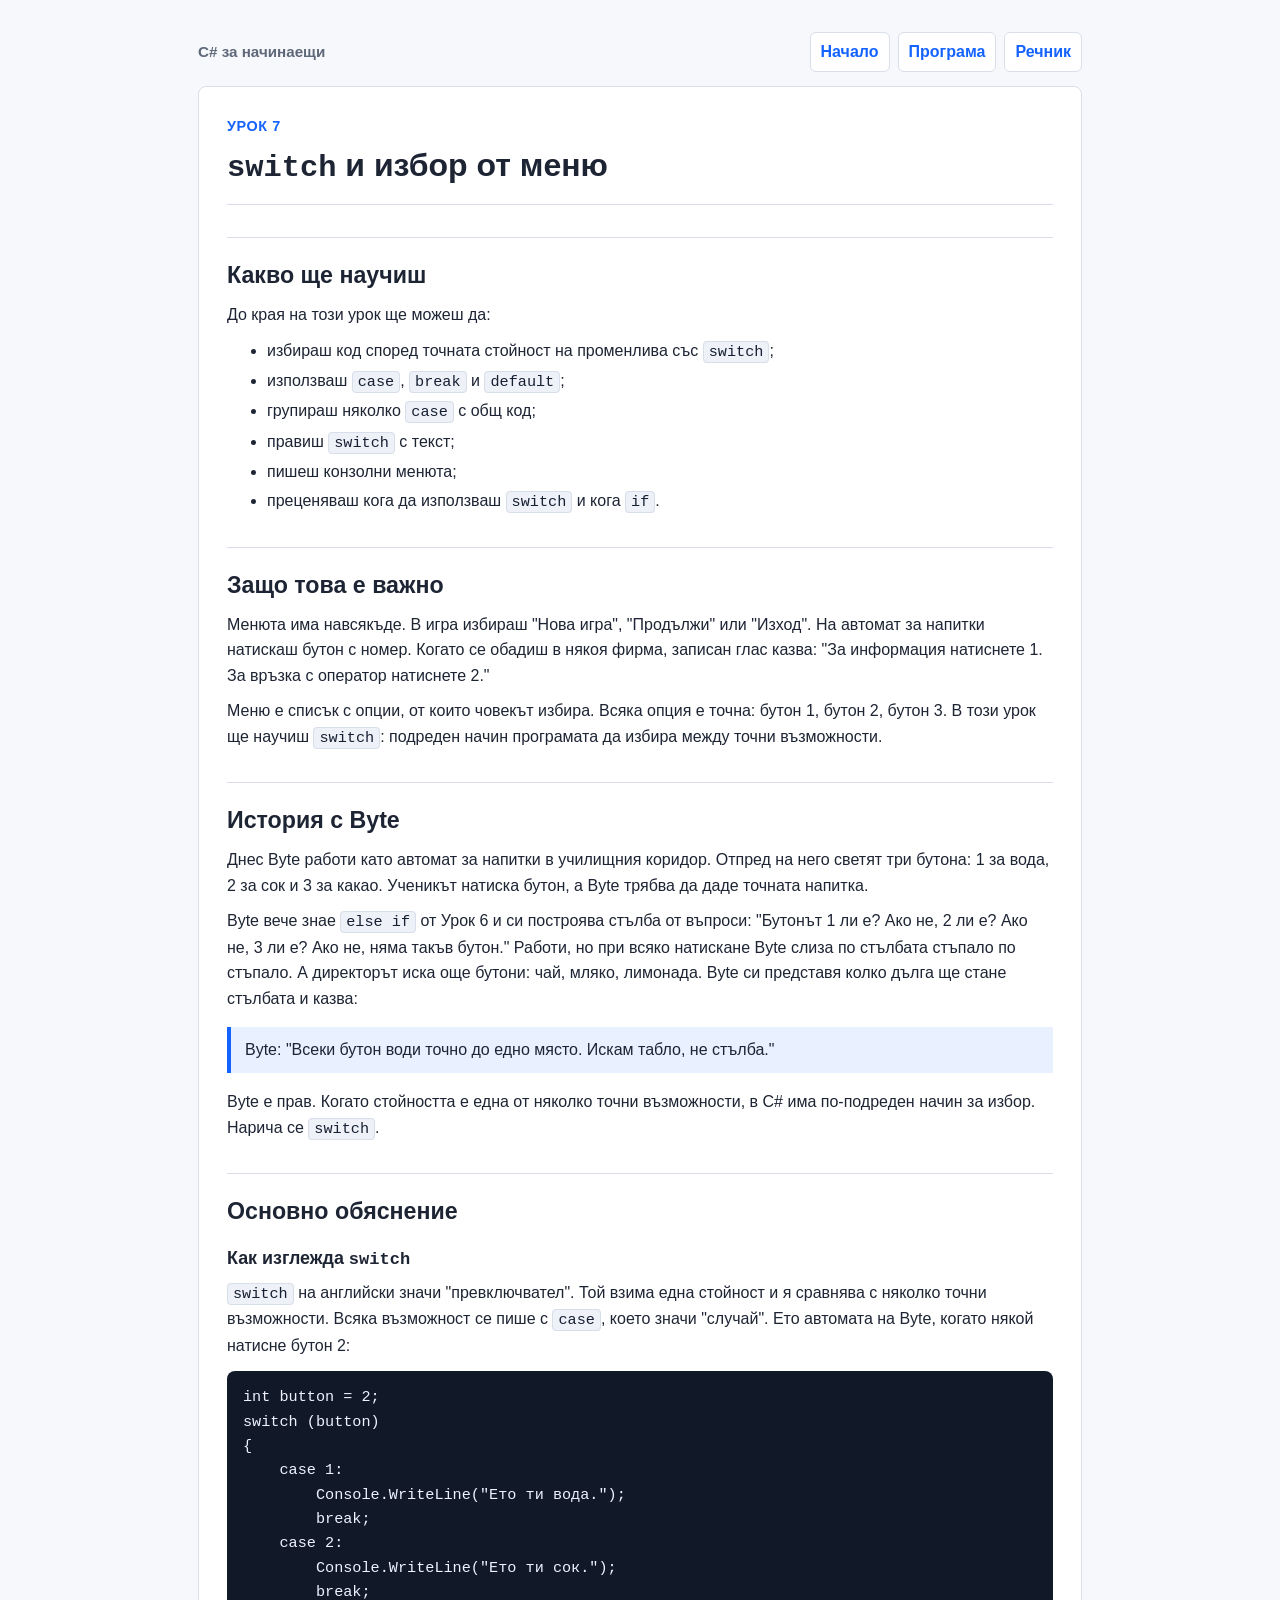
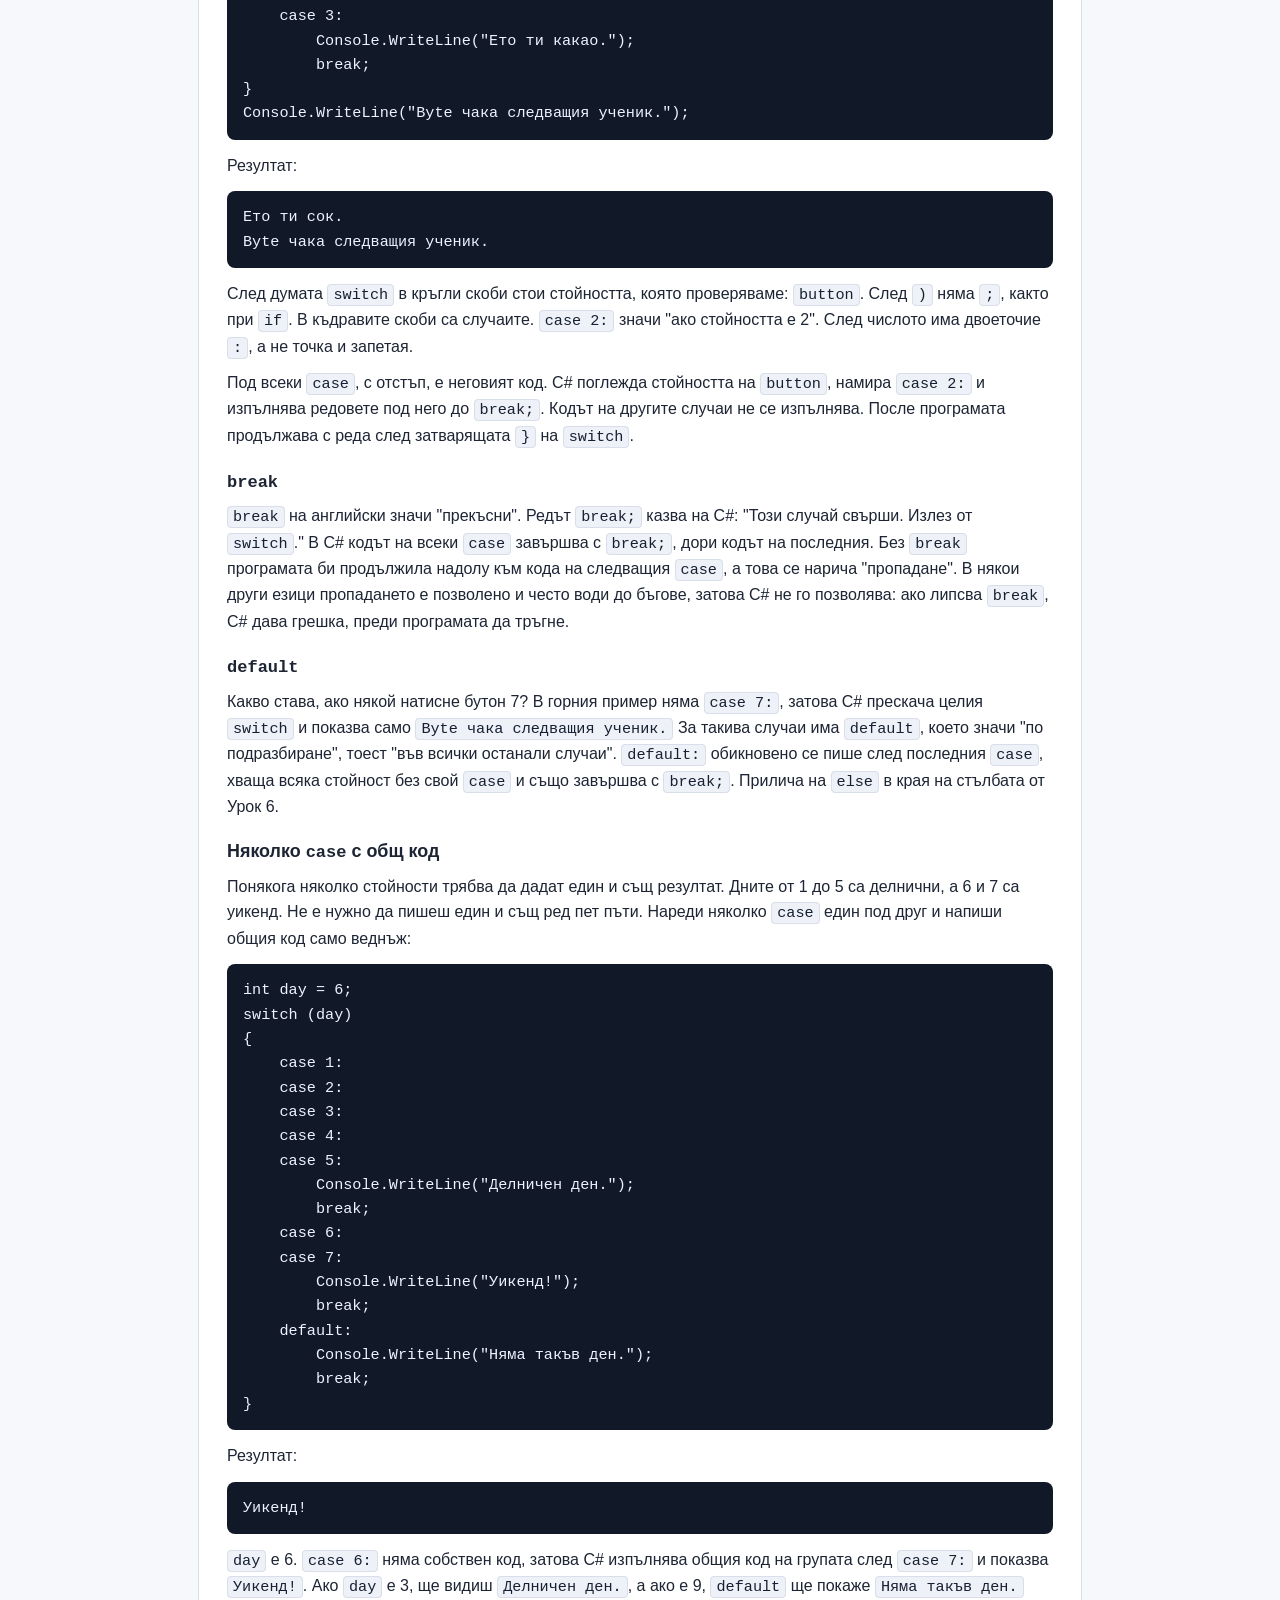
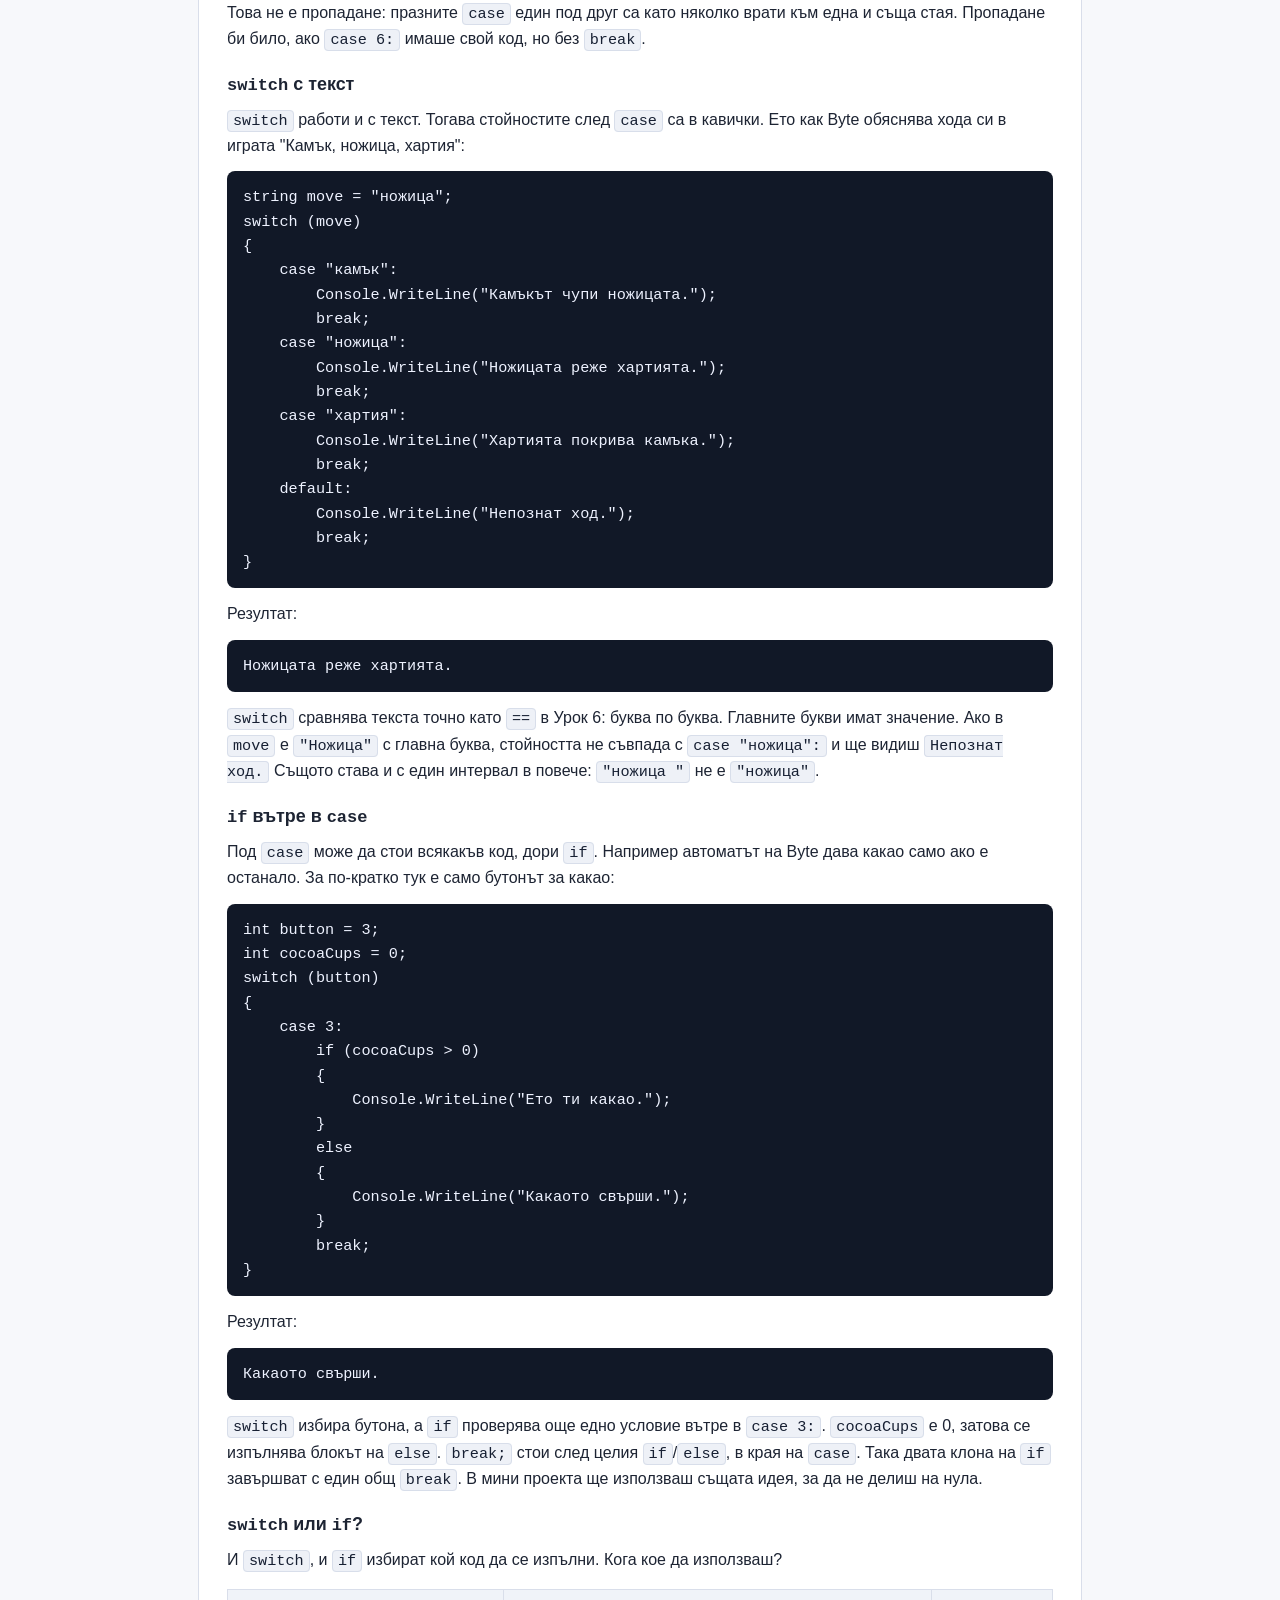
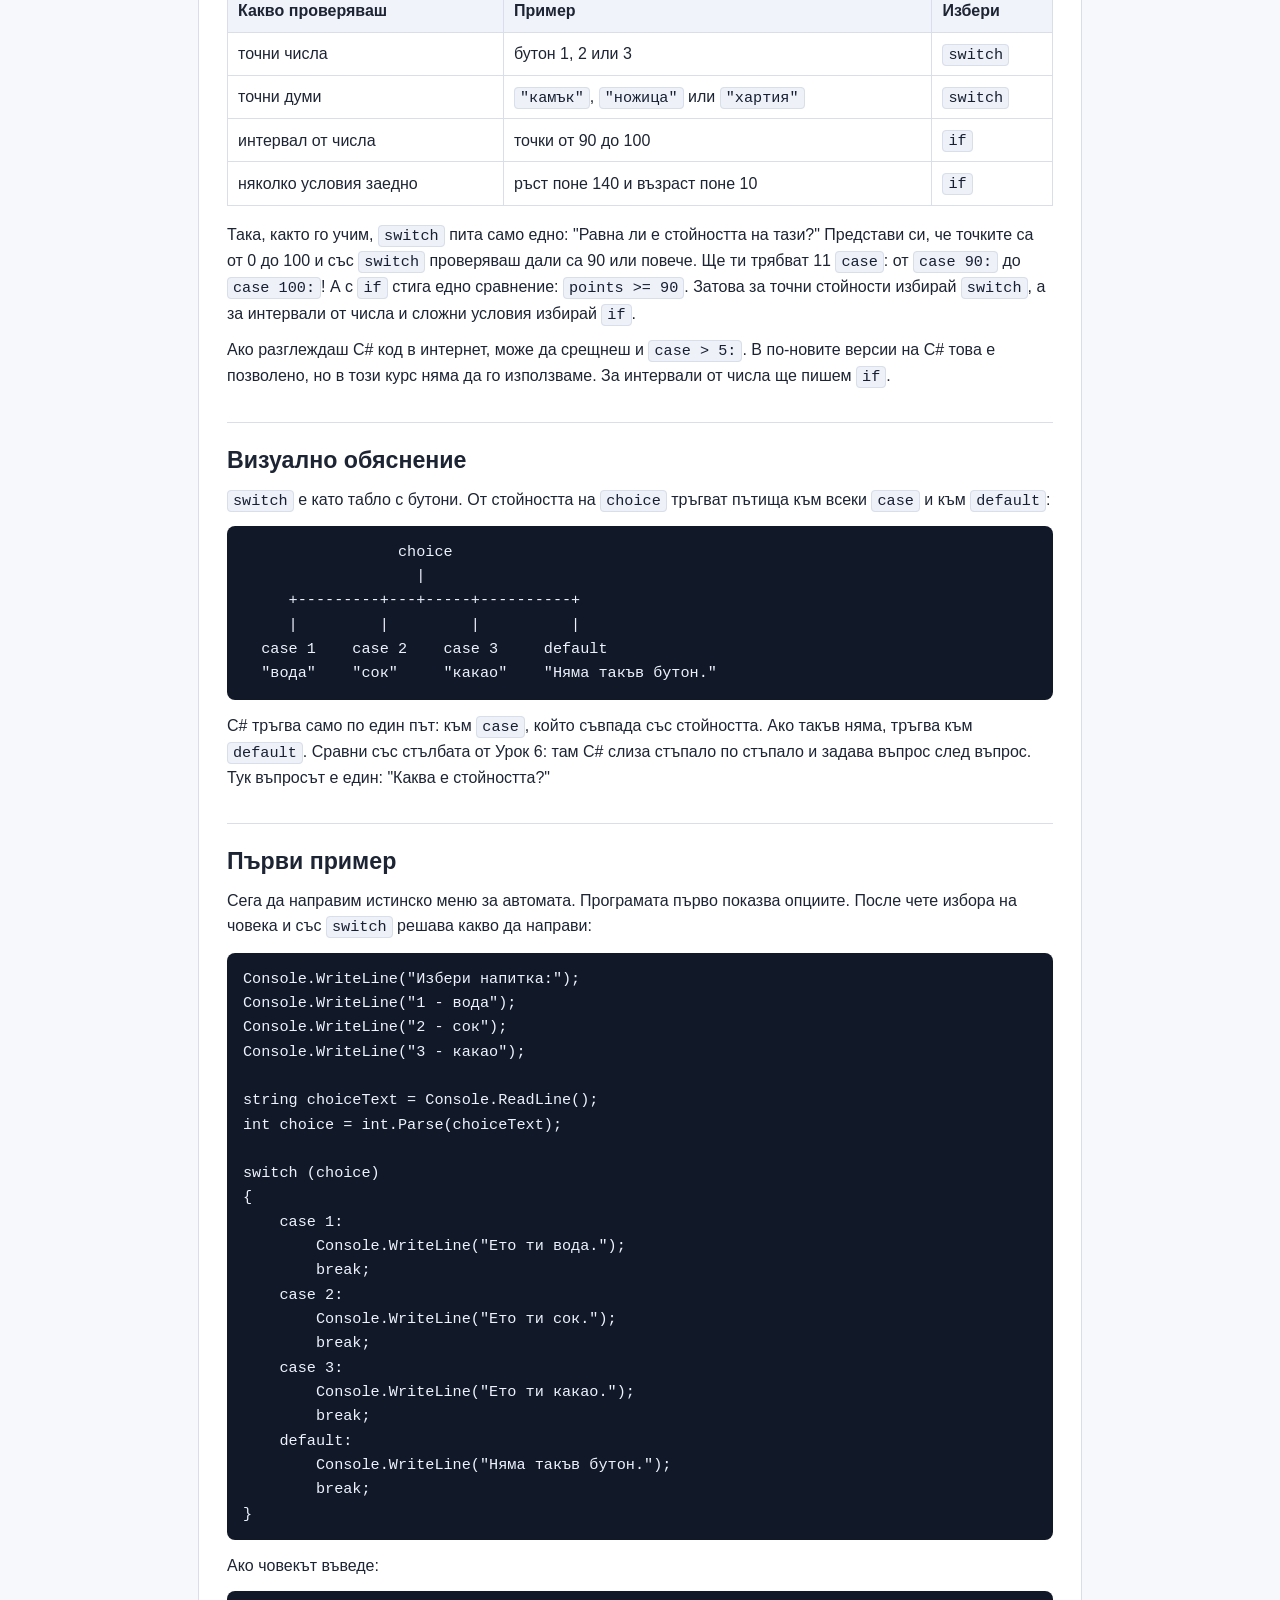
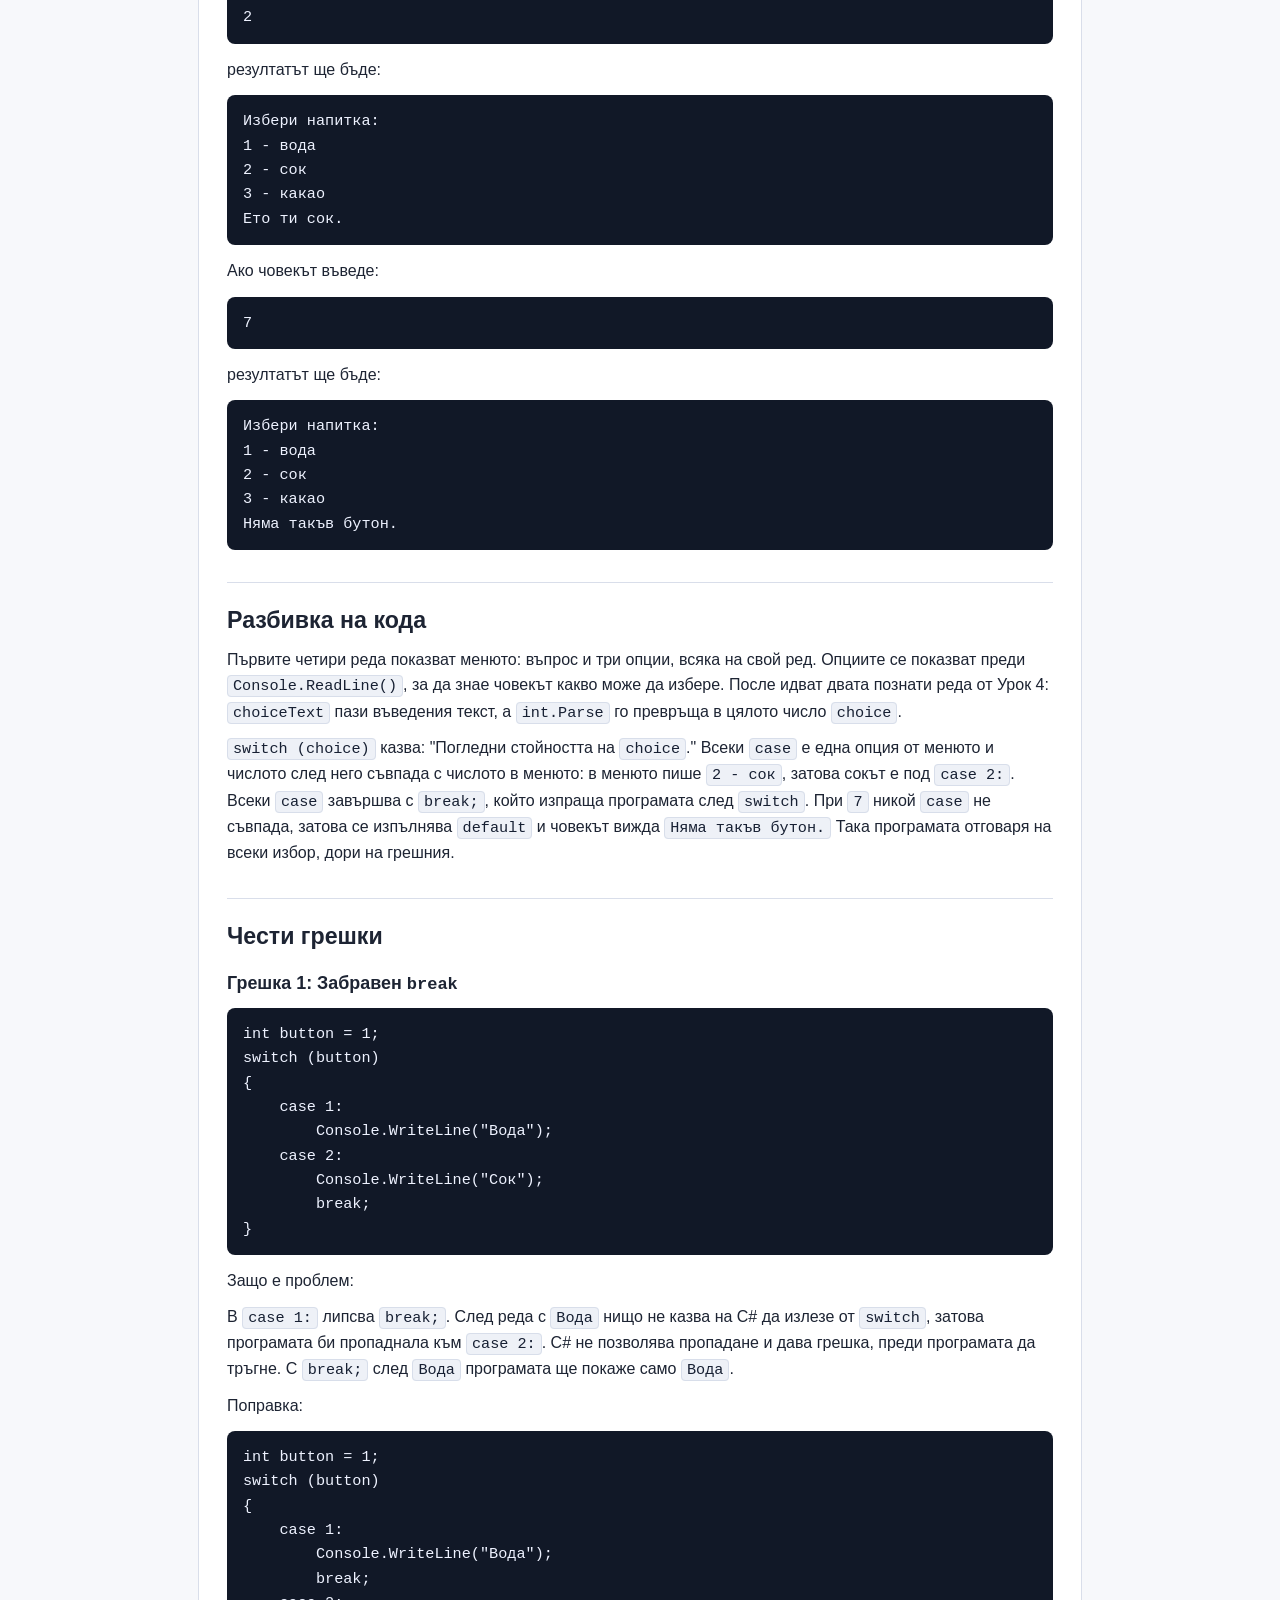
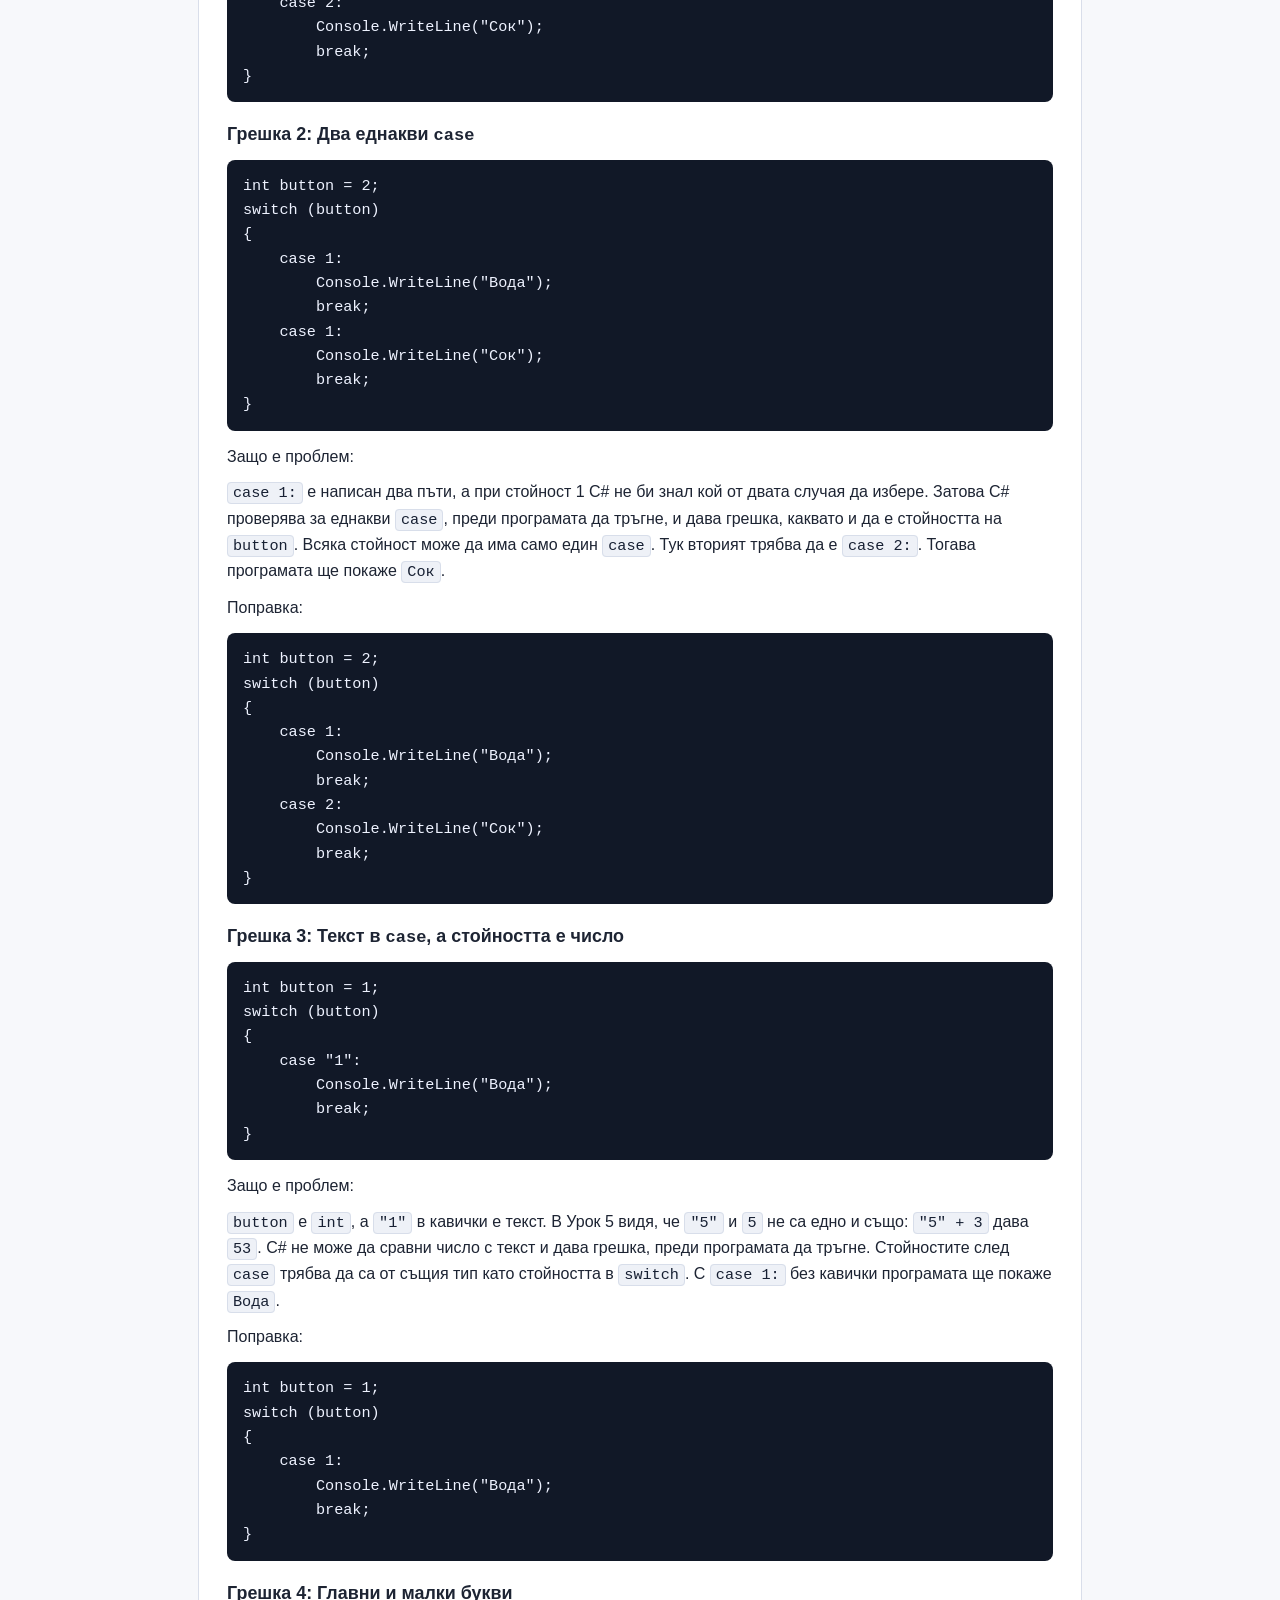
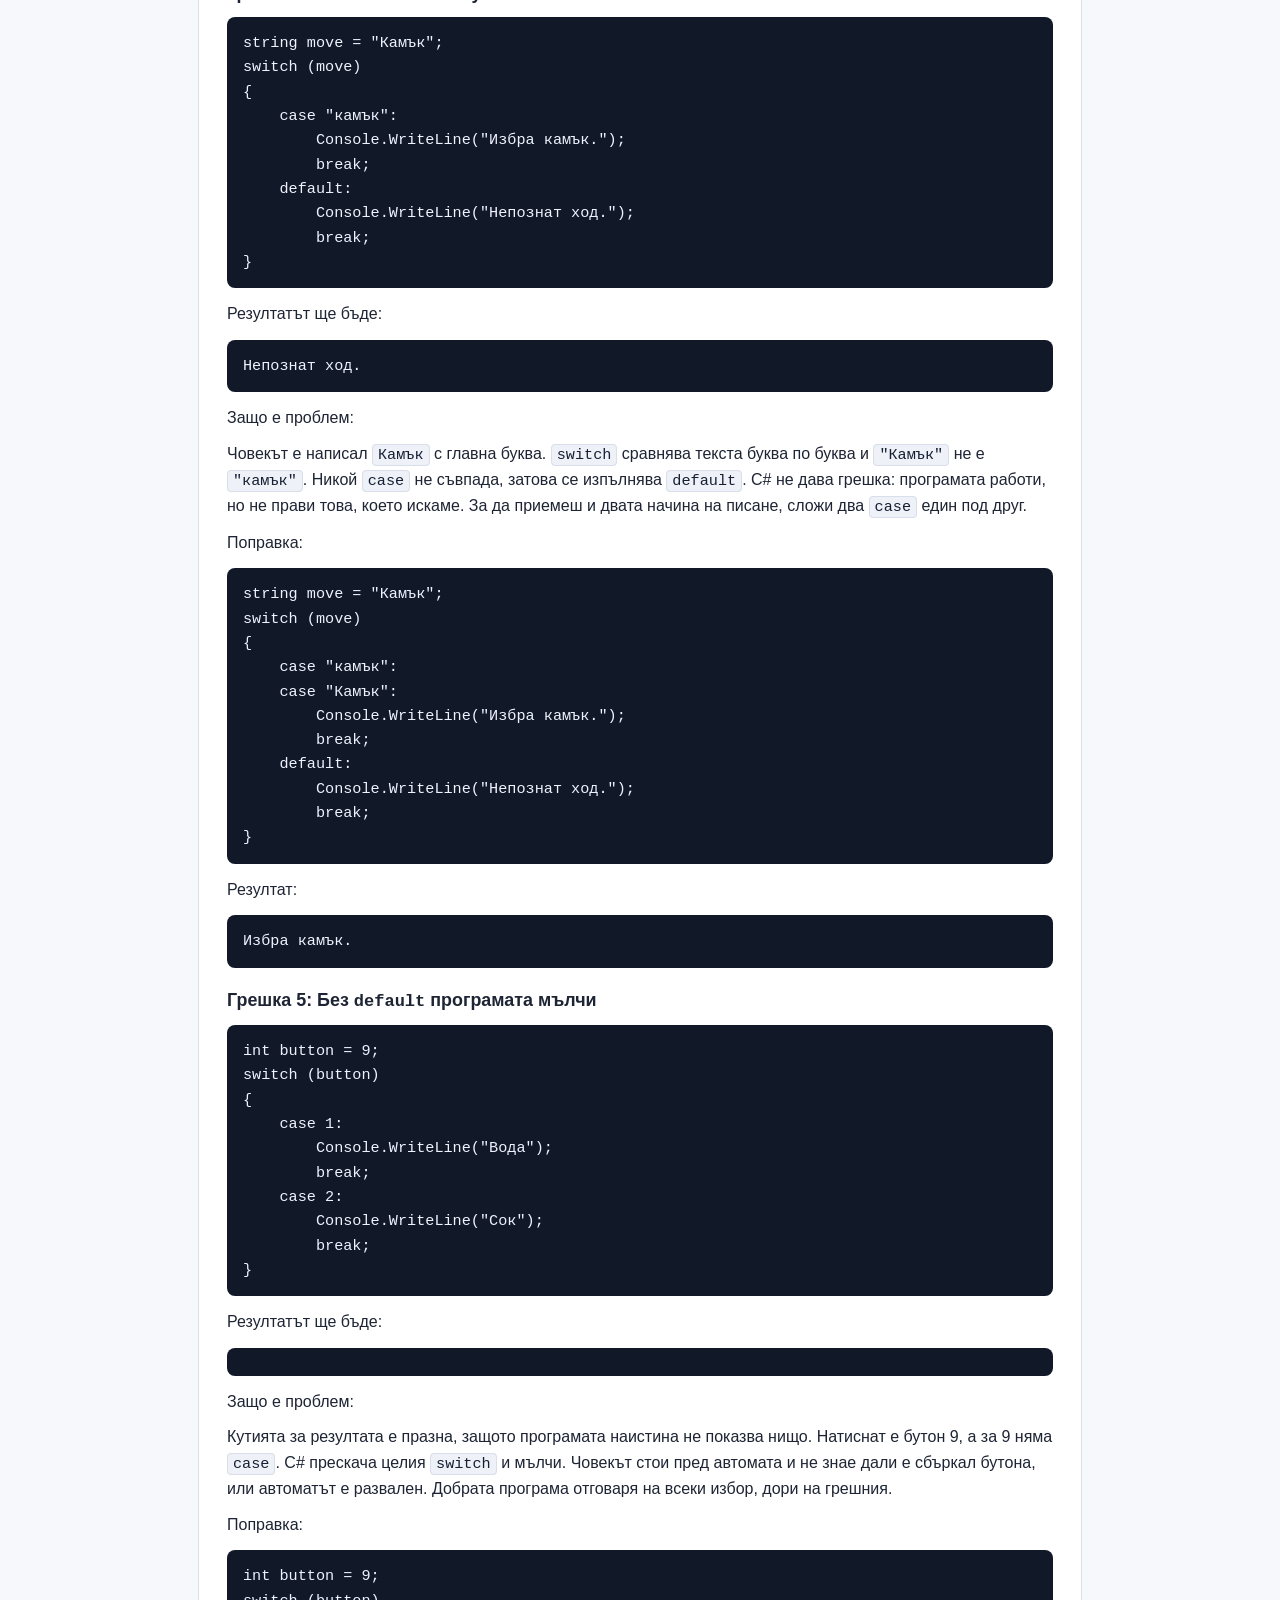
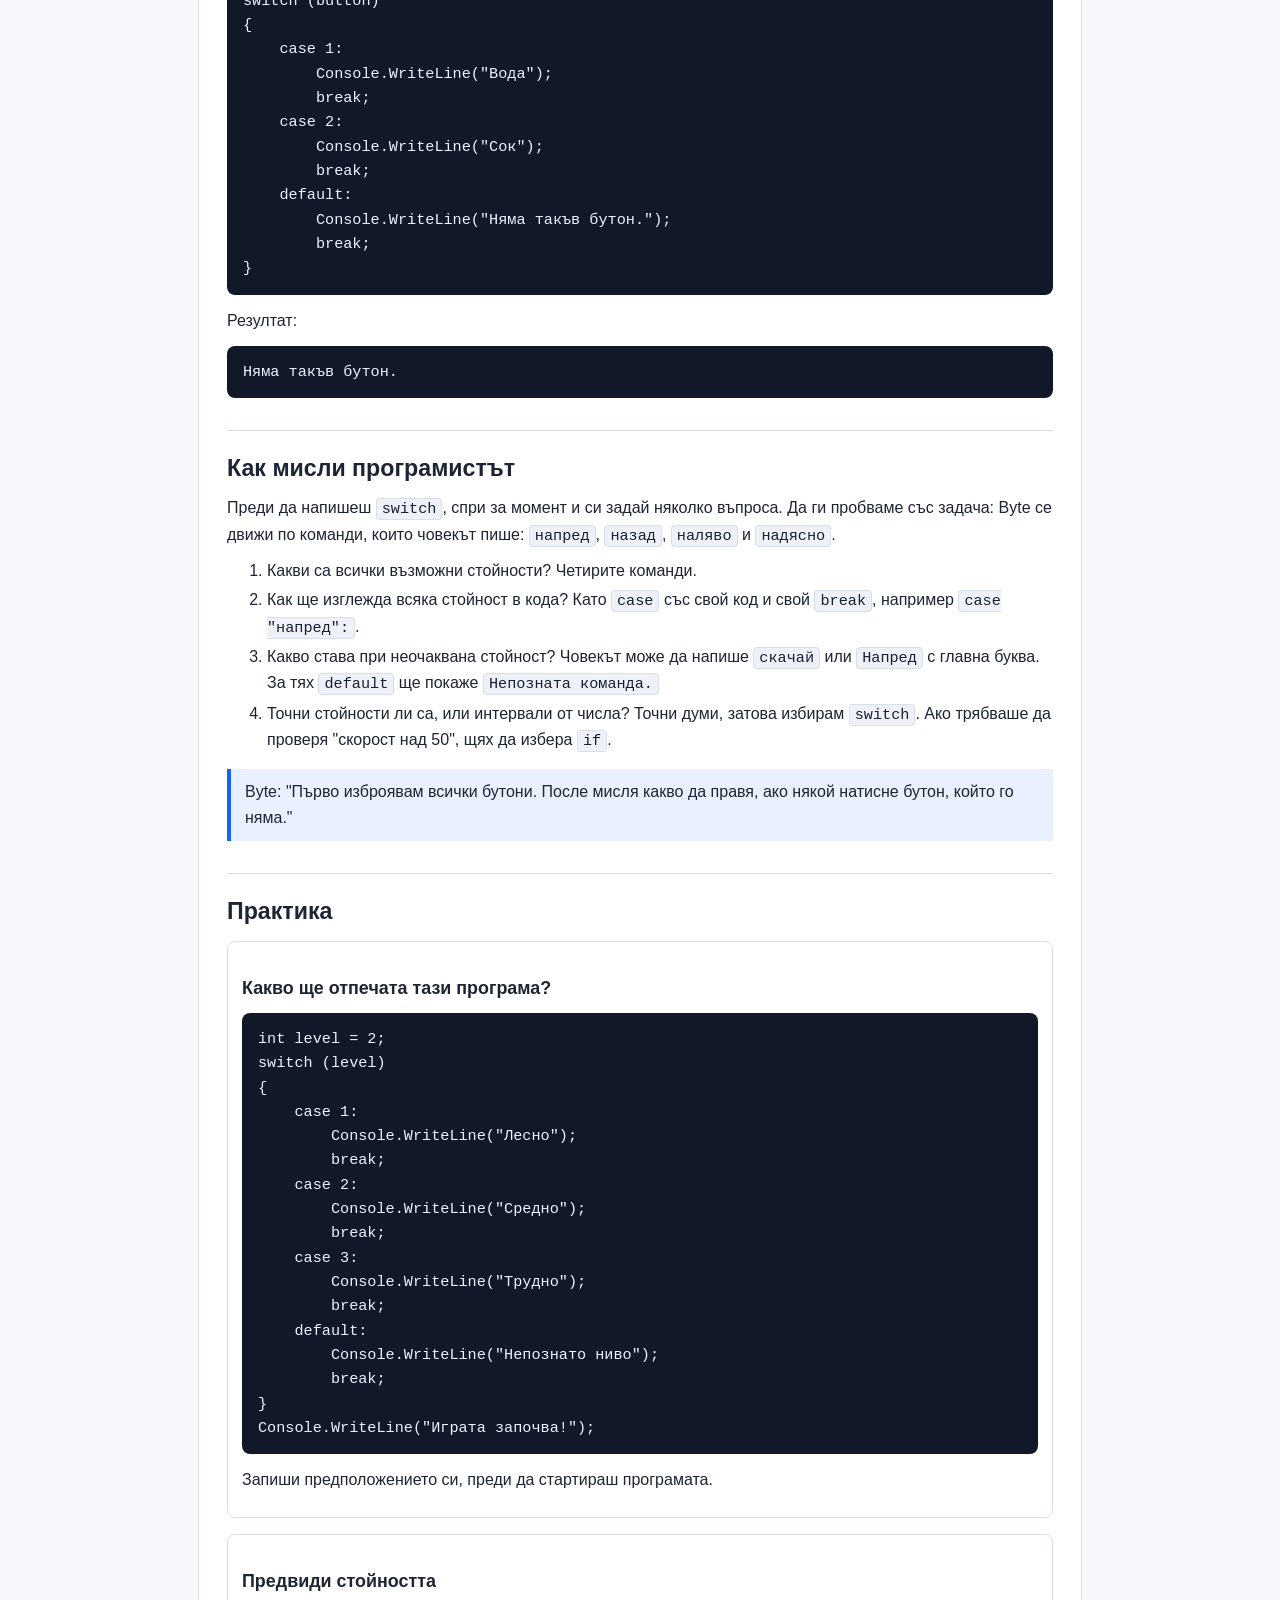
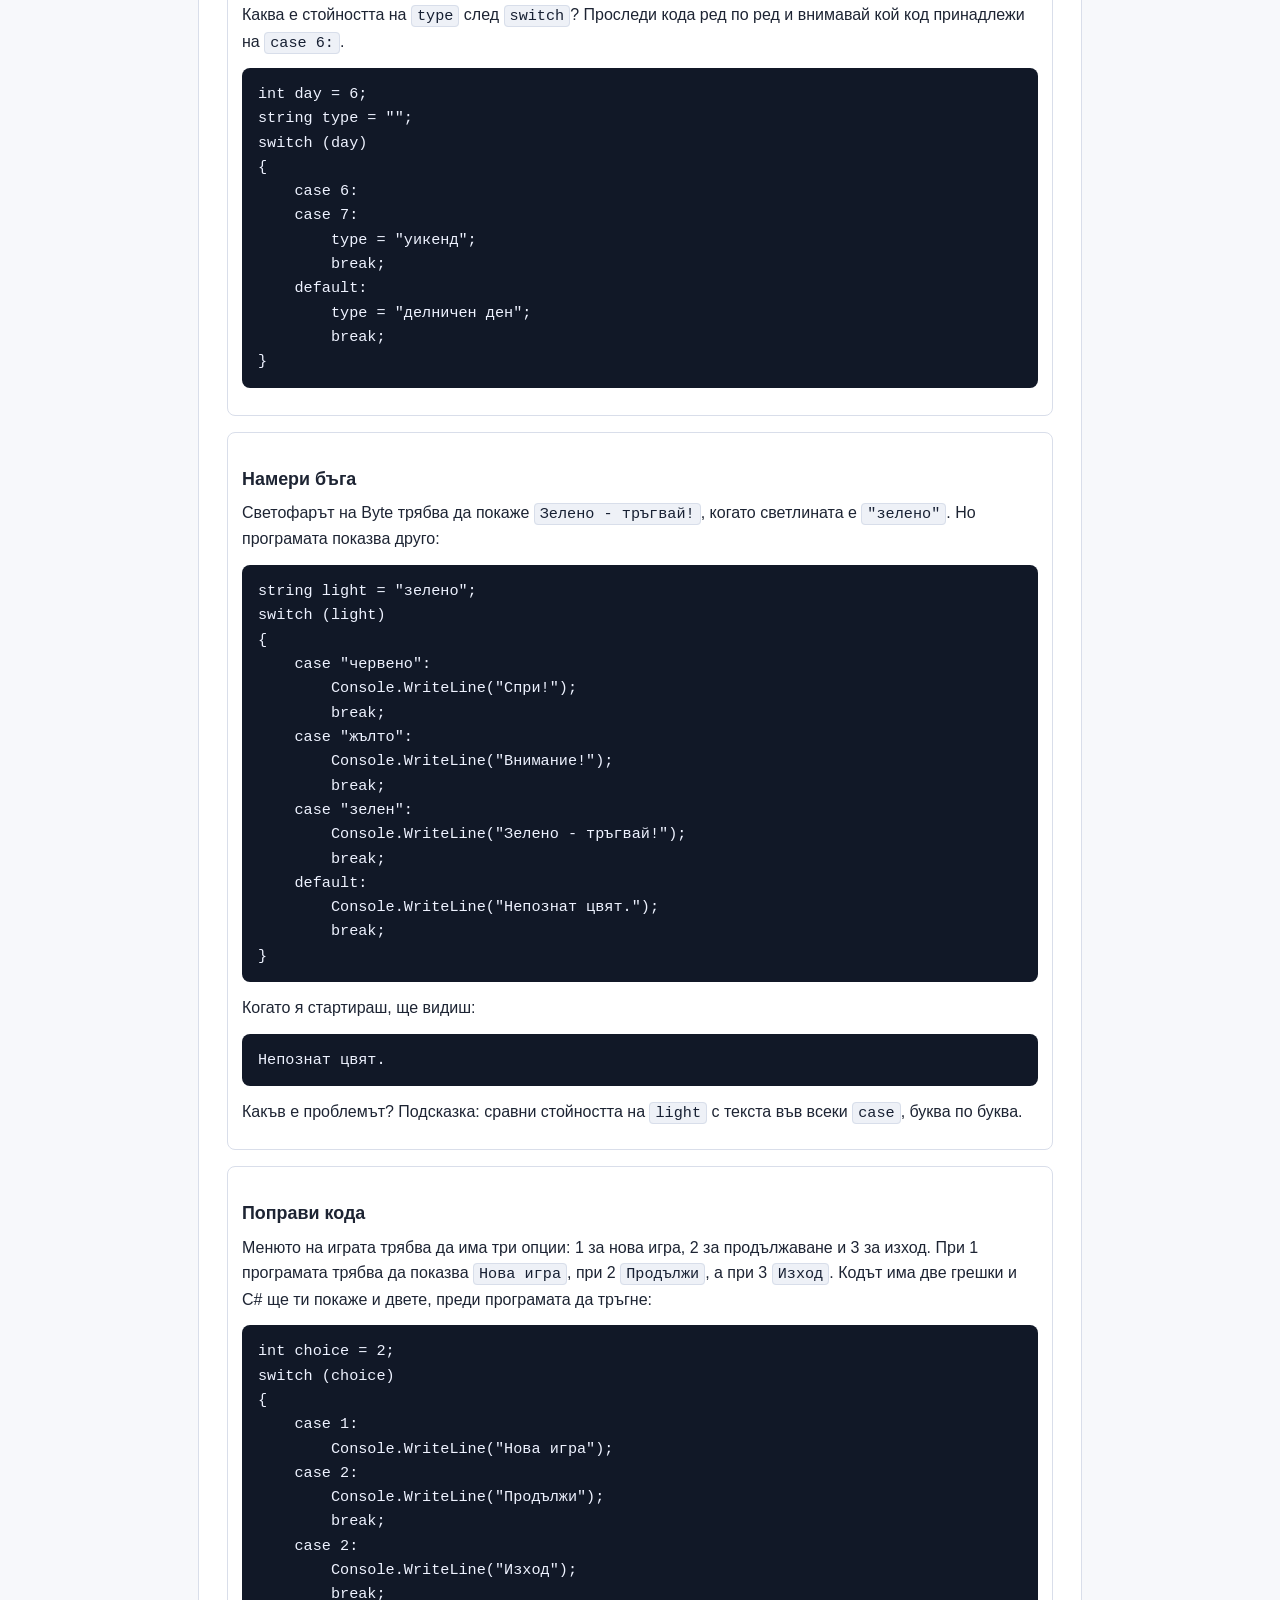
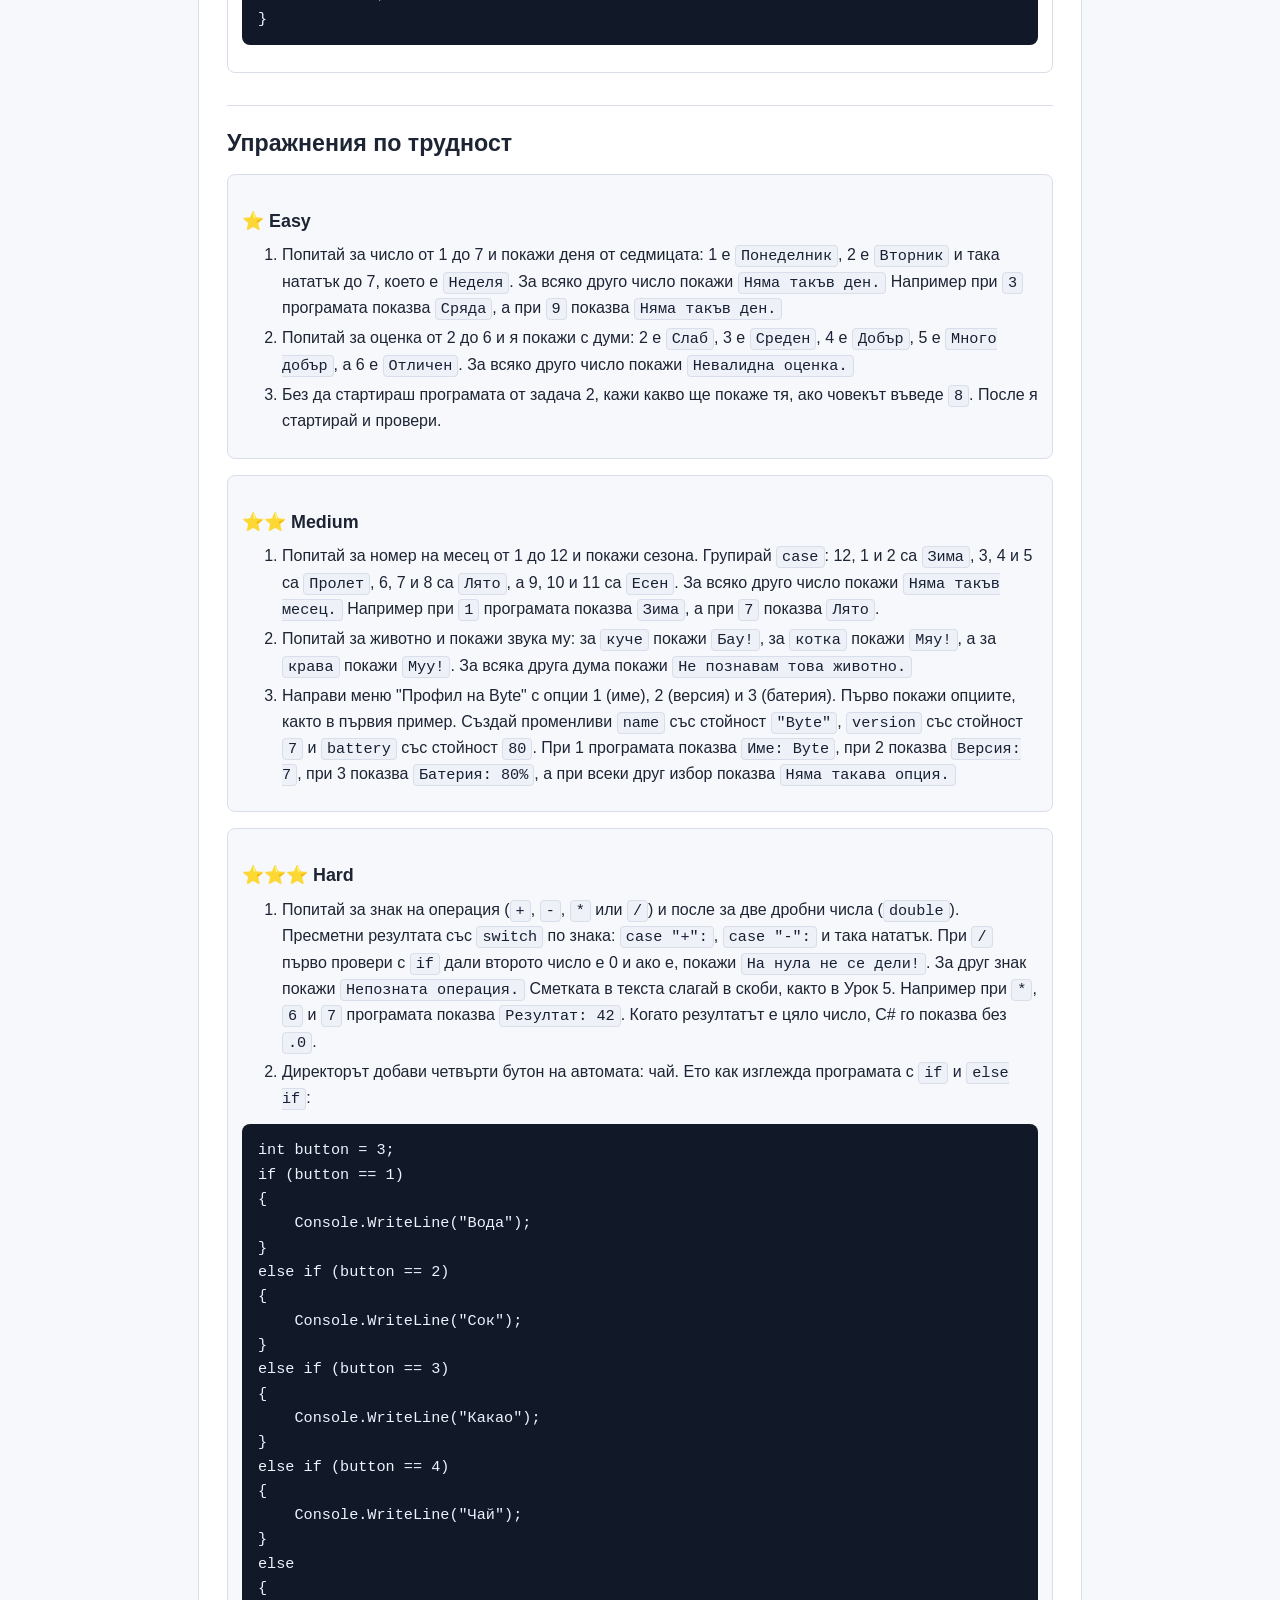
<file: csharp-for-beginners/html/lessons/lesson-07.html>
<!doctype html>
<html lang="bg">
<head>
  <meta charset="utf-8">
  <meta name="viewport" content="width=device-width, initial-scale=1">
  <meta http-equiv="Cache-Control" content="no-store, no-cache, must-revalidate, max-age=0">
  <meta http-equiv="Pragma" content="no-cache">
  <meta http-equiv="Expires" content="0">
  <title>Урок 7: switch и избор от меню</title>
  <link rel="stylesheet" href="../assets/course.css">
  <script>
    (function () {
      var version = Date.now().toString();

      function versionedUrl(href) {
        try {
          var url = new URL(href, window.location.href);
          if (url.origin !== window.location.origin) {
            return href;
          }
          url.searchParams.set("v", version);
          return url.href;
        } catch (error) {
          return href;
        }
      }

      function applyCacheBusting() {
        document.querySelectorAll("link[rel=\"stylesheet\"][href]").forEach(function (link) {
          link.setAttribute("href", versionedUrl(link.getAttribute("href")));
        });

        document.querySelectorAll("a[href]").forEach(function (link) {
          var href = link.getAttribute("href");
          if (/\.html(?:$|[?#])/.test(href)) {
            link.setAttribute("href", versionedUrl(href));
          }
        });
      }

      if (document.readyState === "loading") {
        document.addEventListener("DOMContentLoaded", applyCacheBusting);
      } else {
        applyCacheBusting();
      }
    }());
  </script>
</head>
<body>
  <main class="page">
    <nav class="top-nav" aria-label="Основна навигация">
      <div class="top-nav-title">C# за начинаещи</div>
      <div class="top-nav-links">
        <a href="../index.html">Начало</a>
        <a href="../docs/curriculum.html">Програма</a>
        <a href="../docs/glossary.html">Речник</a>
      </div>
    </nav>

    <article class="lesson">
      <header class="lesson-header">
        <div class="lesson-label">Урок 7</div>
        <h1><code>switch</code> и избор от меню</h1>
      </header>

      <section>
        <h2>Какво ще научиш</h2>
        <p>До края на този урок ще можеш да:</p>
        <ul>
          <li>избираш код според точната стойност на променлива със <code>switch</code>;</li>
          <li>използваш <code>case</code>, <code>break</code> и <code>default</code>;</li>
          <li>групираш няколко <code>case</code> с общ код;</li>
          <li>правиш <code>switch</code> с текст;</li>
          <li>пишеш конзолни менюта;</li>
          <li>преценяваш кога да използваш <code>switch</code> и кога <code>if</code>.</li>
        </ul>
      </section>

      <section>
        <h2>Защо това е важно</h2>
        <p>Менюта има навсякъде. В игра избираш "Нова игра", "Продължи" или "Изход". На автомат за напитки натискаш бутон с номер. Когато се обадиш в някоя фирма, записан глас казва: "За информация натиснете 1. За връзка с оператор натиснете 2."</p>
        <p>Меню е списък с опции, от които човекът избира. Всяка опция е точна: бутон 1, бутон 2, бутон 3. В този урок ще научиш <code>switch</code>: подреден начин програмата да избира между точни възможности.</p>
      </section>

      <section>
        <h2>История с Byte</h2>
        <p>Днес Byte работи като автомат за напитки в училищния коридор. Отпред на него светят три бутона: 1 за вода, 2 за сок и 3 за какао. Ученикът натиска бутон, а Byte трябва да даде точната напитка.</p>
        <p>Byte вече знае <code>else if</code> от Урок 6 и си построява стълба от въпроси: "Бутонът 1 ли е? Ако не, 2 ли е? Ако не, 3 ли е? Ако не, няма такъв бутон." Работи, но при всяко натискане Byte слиза по стълбата стъпало по стъпало. А директорът иска още бутони: чай, мляко, лимонада. Byte си представя колко дълга ще стане стълбата и казва:</p>
        <blockquote>Byte: "Всеки бутон води точно до едно място. Искам табло, не стълба."</blockquote>
        <p>Byte е прав. Когато стойността е една от няколко точни възможности, в C# има по-подреден начин за избор. Нарича се <code>switch</code>.</p>
      </section>

      <section>
        <h2>Основно обяснение</h2>
        <h3>Как изглежда <code>switch</code></h3>
        <p><code>switch</code> на английски значи "превключвател". Той взима една стойност и я сравнява с няколко точни възможности. Всяка възможност се пише с <code>case</code>, което значи "случай". Ето автомата на Byte, когато някой натисне бутон 2:</p>
        <pre><code class="language-csharp">int button = 2;
switch (button)
{
    case 1:
        Console.WriteLine("Ето ти вода.");
        break;
    case 2:
        Console.WriteLine("Ето ти сок.");
        break;
    case 3:
        Console.WriteLine("Ето ти какао.");
        break;
}
Console.WriteLine("Byte чака следващия ученик.");</code></pre>
        <p>Резултат:</p>
        <pre><code>Ето ти сок.
Byte чака следващия ученик.</code></pre>
        <p>След думата <code>switch</code> в кръгли скоби стои стойността, която проверяваме: <code>button</code>. След <code>)</code> няма <code>;</code>, както при <code>if</code>. В къдравите скоби са случаите. <code>case 2:</code> значи "ако стойността е 2". След числото има двоеточие <code>:</code>, а не точка и запетая.</p>
        <p>Под всеки <code>case</code>, с отстъп, е неговият код. C# поглежда стойността на <code>button</code>, намира <code>case 2:</code> и изпълнява редовете под него до <code>break;</code>. Кодът на другите случаи не се изпълнява. После програмата продължава с реда след затварящата <code>}</code> на <code>switch</code>.</p>

        <h3><code>break</code></h3>
        <p><code>break</code> на английски значи "прекъсни". Редът <code>break;</code> казва на C#: "Този случай свърши. Излез от <code>switch</code>." В C# кодът на всеки <code>case</code> завършва с <code>break;</code>, дори кодът на последния. Без <code>break</code> програмата би продължила надолу към кода на следващия <code>case</code>, а това се нарича "пропадане". В някои други езици пропадането е позволено и често води до бъгове, затова C# не го позволява: ако липсва <code>break</code>, C# дава грешка, преди програмата да тръгне.</p>

        <h3><code>default</code></h3>
        <p>Какво става, ако някой натисне бутон 7? В горния пример няма <code>case 7:</code>, затова C# прескача целия <code>switch</code> и показва само <code>Byte чака следващия ученик.</code> За такива случаи има <code>default</code>, което значи "по подразбиране", тоест "във всички останали случаи". <code>default:</code> обикновено се пише след последния <code>case</code>, хваща всяка стойност без свой <code>case</code> и също завършва с <code>break;</code>. Прилича на <code>else</code> в края на стълбата от Урок 6.</p>

        <h3>Няколко <code>case</code> с общ код</h3>
        <p>Понякога няколко стойности трябва да дадат един и същ резултат. Дните от 1 до 5 са делнични, а 6 и 7 са уикенд. Не е нужно да пишеш един и същ ред пет пъти. Нареди няколко <code>case</code> един под друг и напиши общия код само веднъж:</p>
        <pre><code class="language-csharp">int day = 6;
switch (day)
{
    case 1:
    case 2:
    case 3:
    case 4:
    case 5:
        Console.WriteLine("Делничен ден.");
        break;
    case 6:
    case 7:
        Console.WriteLine("Уикенд!");
        break;
    default:
        Console.WriteLine("Няма такъв ден.");
        break;
}</code></pre>
        <p>Резултат:</p>
        <pre><code>Уикенд!</code></pre>
        <p><code>day</code> е 6. <code>case 6:</code> няма собствен код, затова C# изпълнява общия код на групата след <code>case 7:</code> и показва <code>Уикенд!</code>. Ако <code>day</code> е 3, ще видиш <code>Делничен ден.</code>, а ако е 9, <code>default</code> ще покаже <code>Няма такъв ден.</code> Това не е пропадане: празните <code>case</code> един под друг са като няколко врати към една и съща стая. Пропадане би било, ако <code>case 6:</code> имаше свой код, но без <code>break</code>.</p>

        <h3><code>switch</code> с текст</h3>
        <p><code>switch</code> работи и с текст. Тогава стойностите след <code>case</code> са в кавички. Ето как Byte обяснява хода си в играта "Камък, ножица, хартия":</p>
        <pre><code class="language-csharp">string move = "ножица";
switch (move)
{
    case "камък":
        Console.WriteLine("Камъкът чупи ножицата.");
        break;
    case "ножица":
        Console.WriteLine("Ножицата реже хартията.");
        break;
    case "хартия":
        Console.WriteLine("Хартията покрива камъка.");
        break;
    default:
        Console.WriteLine("Непознат ход.");
        break;
}</code></pre>
        <p>Резултат:</p>
        <pre><code>Ножицата реже хартията.</code></pre>
        <p><code>switch</code> сравнява текста точно като <code>==</code> в Урок 6: буква по буква. Главните букви имат значение. Ако в <code>move</code> е <code>"Ножица"</code> с главна буква, стойността не съвпада с <code>case "ножица":</code> и ще видиш <code>Непознат ход.</code> Същото става и с един интервал в повече: <code>"ножица "</code> не е <code>"ножица"</code>.</p>

        <h3><code>if</code> вътре в <code>case</code></h3>
        <p>Под <code>case</code> може да стои всякакъв код, дори <code>if</code>. Например автоматът на Byte дава какао само ако е останало. За по-кратко тук е само бутонът за какао:</p>
        <pre><code class="language-csharp">int button = 3;
int cocoaCups = 0;
switch (button)
{
    case 3:
        if (cocoaCups &gt; 0)
        {
            Console.WriteLine("Ето ти какао.");
        }
        else
        {
            Console.WriteLine("Какаото свърши.");
        }
        break;
}</code></pre>
        <p>Резултат:</p>
        <pre><code>Какаото свърши.</code></pre>
        <p><code>switch</code> избира бутона, а <code>if</code> проверява още едно условие вътре в <code>case 3:</code>. <code>cocoaCups</code> е 0, затова се изпълнява блокът на <code>else</code>. <code>break;</code> стои след целия <code>if</code>/<code>else</code>, в края на <code>case</code>. Така двата клона на <code>if</code> завършват с един общ <code>break</code>. В мини проекта ще използваш същата идея, за да не делиш на нула.</p>

        <h3><code>switch</code> или <code>if</code>?</h3>
        <p>И <code>switch</code>, и <code>if</code> избират кой код да се изпълни. Кога кое да използваш?</p>
        <table>
          <thead>
            <tr><th>Какво проверяваш</th><th>Пример</th><th>Избери</th></tr>
          </thead>
          <tbody>
            <tr><td>точни числа</td><td>бутон 1, 2 или 3</td><td><code>switch</code></td></tr>
            <tr><td>точни думи</td><td><code>"камък"</code>, <code>"ножица"</code> или <code>"хартия"</code></td><td><code>switch</code></td></tr>
            <tr><td>интервал от числа</td><td>точки от 90 до 100</td><td><code>if</code></td></tr>
            <tr><td>няколко условия заедно</td><td>ръст поне 140 и възраст поне 10</td><td><code>if</code></td></tr>
          </tbody>
        </table>
        <p>Така, както го учим, <code>switch</code> пита само едно: "Равна ли е стойността на тази?" Представи си, че точките са от 0 до 100 и със <code>switch</code> проверяваш дали са 90 или повече. Ще ти трябват 11 <code>case</code>: от <code>case 90:</code> до <code>case 100:</code>! А с <code>if</code> стига едно сравнение: <code>points &gt;= 90</code>. Затова за точни стойности избирай <code>switch</code>, а за интервали от числа и сложни условия избирай <code>if</code>.</p>
        <p>Ако разглеждаш C# код в интернет, може да срещнеш и <code>case &gt; 5:</code>. В по-новите версии на C# това е позволено, но в този курс няма да го използваме. За интервали от числа ще пишем <code>if</code>.</p>
      </section>

      <section>
        <h2>Визуално обяснение</h2>
        <p><code>switch</code> е като табло с бутони. От стойността на <code>choice</code> тръгват пътища към всеки <code>case</code> и към <code>default</code>:</p>
        <pre><code>                 choice
                   |
     +---------+---+-----+----------+
     |         |         |          |
  case 1    case 2    case 3     default
  "вода"    "сок"     "какао"    "Няма такъв бутон."</code></pre>
        <p>C# тръгва само по един път: към <code>case</code>, който съвпада със стойността. Ако такъв няма, тръгва към <code>default</code>. Сравни със стълбата от Урок 6: там C# слиза стъпало по стъпало и задава въпрос след въпрос. Тук въпросът е един: "Каква е стойността?"</p>
      </section>

      <section>
        <h2>Първи пример</h2>
        <p>Сега да направим истинско меню за автомата. Програмата първо показва опциите. После чете избора на човека и със <code>switch</code> решава какво да направи:</p>
        <pre><code class="language-csharp">Console.WriteLine("Избери напитка:");
Console.WriteLine("1 - вода");
Console.WriteLine("2 - сок");
Console.WriteLine("3 - какао");

string choiceText = Console.ReadLine();
int choice = int.Parse(choiceText);

switch (choice)
{
    case 1:
        Console.WriteLine("Ето ти вода.");
        break;
    case 2:
        Console.WriteLine("Ето ти сок.");
        break;
    case 3:
        Console.WriteLine("Ето ти какао.");
        break;
    default:
        Console.WriteLine("Няма такъв бутон.");
        break;
}</code></pre>
        <p>Ако човекът въведе:</p>
        <pre><code>2</code></pre>
        <p>резултатът ще бъде:</p>
        <pre><code>Избери напитка:
1 - вода
2 - сок
3 - какао
Ето ти сок.</code></pre>
        <p>Ако човекът въведе:</p>
        <pre><code>7</code></pre>
        <p>резултатът ще бъде:</p>
        <pre><code>Избери напитка:
1 - вода
2 - сок
3 - какао
Няма такъв бутон.</code></pre>
      </section>

      <section>
        <h2>Разбивка на кода</h2>
        <p>Първите четири реда показват менюто: въпрос и три опции, всяка на свой ред. Опциите се показват преди <code>Console.ReadLine()</code>, за да знае човекът какво може да избере. После идват двата познати реда от Урок 4: <code>choiceText</code> пази въведения текст, а <code>int.Parse</code> го превръща в цялото число <code>choice</code>.</p>
        <p><code>switch (choice)</code> казва: "Погледни стойността на <code>choice</code>." Всеки <code>case</code> е една опция от менюто и числото след него съвпада с числото в менюто: в менюто пише <code>2 - сок</code>, затова сокът е под <code>case 2:</code>. Всеки <code>case</code> завършва с <code>break;</code>, който изпраща програмата след <code>switch</code>. При <code>7</code> никой <code>case</code> не съвпада, затова се изпълнява <code>default</code> и човекът вижда <code>Няма такъв бутон.</code> Така програмата отговаря на всеки избор, дори на грешния.</p>
      </section>

      <section>
        <h2>Чести грешки</h2>
        <h3>Грешка 1: Забравен <code>break</code></h3>
        <pre><code class="language-csharp">int button = 1;
switch (button)
{
    case 1:
        Console.WriteLine("Вода");
    case 2:
        Console.WriteLine("Сок");
        break;
}</code></pre>
        <p>Защо е проблем:</p>
        <p>В <code>case 1:</code> липсва <code>break;</code>. След реда с <code>Вода</code> нищо не казва на C# да излезе от <code>switch</code>, затова програмата би пропаднала към <code>case 2:</code>. C# не позволява пропадане и дава грешка, преди програмата да тръгне. С <code>break;</code> след <code>Вода</code> програмата ще покаже само <code>Вода</code>.</p>
        <p>Поправка:</p>
        <pre><code class="language-csharp">int button = 1;
switch (button)
{
    case 1:
        Console.WriteLine("Вода");
        break;
    case 2:
        Console.WriteLine("Сок");
        break;
}</code></pre>

        <h3>Грешка 2: Два еднакви <code>case</code></h3>
        <pre><code class="language-csharp">int button = 2;
switch (button)
{
    case 1:
        Console.WriteLine("Вода");
        break;
    case 1:
        Console.WriteLine("Сок");
        break;
}</code></pre>
        <p>Защо е проблем:</p>
        <p><code>case 1:</code> е написан два пъти, а при стойност 1 C# не би знал кой от двата случая да избере. Затова C# проверява за еднакви <code>case</code>, преди програмата да тръгне, и дава грешка, каквато и да е стойността на <code>button</code>. Всяка стойност може да има само един <code>case</code>. Тук вторият трябва да е <code>case 2:</code>. Тогава програмата ще покаже <code>Сок</code>.</p>
        <p>Поправка:</p>
        <pre><code class="language-csharp">int button = 2;
switch (button)
{
    case 1:
        Console.WriteLine("Вода");
        break;
    case 2:
        Console.WriteLine("Сок");
        break;
}</code></pre>

        <h3>Грешка 3: Текст в <code>case</code>, а стойността е число</h3>
        <pre><code class="language-csharp">int button = 1;
switch (button)
{
    case "1":
        Console.WriteLine("Вода");
        break;
}</code></pre>
        <p>Защо е проблем:</p>
        <p><code>button</code> е <code>int</code>, а <code>"1"</code> в кавички е текст. В Урок 5 видя, че <code>"5"</code> и <code>5</code> не са едно и също: <code>"5" + 3</code> дава <code>53</code>. C# не може да сравни число с текст и дава грешка, преди програмата да тръгне. Стойностите след <code>case</code> трябва да са от същия тип като стойността в <code>switch</code>. С <code>case 1:</code> без кавички програмата ще покаже <code>Вода</code>.</p>
        <p>Поправка:</p>
        <pre><code class="language-csharp">int button = 1;
switch (button)
{
    case 1:
        Console.WriteLine("Вода");
        break;
}</code></pre>

        <h3>Грешка 4: Главни и малки букви</h3>
        <pre><code class="language-csharp">string move = "Камък";
switch (move)
{
    case "камък":
        Console.WriteLine("Избра камък.");
        break;
    default:
        Console.WriteLine("Непознат ход.");
        break;
}</code></pre>
        <p>Резултатът ще бъде:</p>
        <pre><code>Непознат ход.</code></pre>
        <p>Защо е проблем:</p>
        <p>Човекът е написал <code>Камък</code> с главна буква. <code>switch</code> сравнява текста буква по буква и <code>"Камък"</code> не е <code>"камък"</code>. Никой <code>case</code> не съвпада, затова се изпълнява <code>default</code>. C# не дава грешка: програмата работи, но не прави това, което искаме. За да приемеш и двата начина на писане, сложи два <code>case</code> един под друг.</p>
        <p>Поправка:</p>
        <pre><code class="language-csharp">string move = "Камък";
switch (move)
{
    case "камък":
    case "Камък":
        Console.WriteLine("Избра камък.");
        break;
    default:
        Console.WriteLine("Непознат ход.");
        break;
}</code></pre>
        <p>Резултат:</p>
        <pre><code>Избра камък.</code></pre>

        <h3>Грешка 5: Без <code>default</code> програмата мълчи</h3>
        <pre><code class="language-csharp">int button = 9;
switch (button)
{
    case 1:
        Console.WriteLine("Вода");
        break;
    case 2:
        Console.WriteLine("Сок");
        break;
}</code></pre>
        <p>Резултатът ще бъде:</p>
        <pre><code></code></pre>
        <p>Защо е проблем:</p>
        <p>Кутията за резултата е празна, защото програмата наистина не показва нищо. Натиснат е бутон 9, а за 9 няма <code>case</code>. C# прескача целия <code>switch</code> и мълчи. Човекът стои пред автомата и не знае дали е сбъркал бутона, или автоматът е развален. Добрата програма отговаря на всеки избор, дори на грешния.</p>
        <p>Поправка:</p>
        <pre><code class="language-csharp">int button = 9;
switch (button)
{
    case 1:
        Console.WriteLine("Вода");
        break;
    case 2:
        Console.WriteLine("Сок");
        break;
    default:
        Console.WriteLine("Няма такъв бутон.");
        break;
}</code></pre>
        <p>Резултат:</p>
        <pre><code>Няма такъв бутон.</code></pre>
      </section>

      <section>
        <h2>Как мисли програмистът</h2>
        <p>Преди да напишеш <code>switch</code>, спри за момент и си задай няколко въпроса. Да ги пробваме със задача: Byte се движи по команди, които човекът пише: <code>напред</code>, <code>назад</code>, <code>наляво</code> и <code>надясно</code>.</p>
        <ol>
          <li>Какви са всички възможни стойности? Четирите команди.</li>
          <li>Как ще изглежда всяка стойност в кода? Като <code>case</code> със свой код и свой <code>break</code>, например <code>case "напред":</code>.</li>
          <li>Какво става при неочаквана стойност? Човекът може да напише <code>скачай</code> или <code>Напред</code> с главна буква. За тях <code>default</code> ще покаже <code>Непозната команда.</code></li>
          <li>Точни стойности ли са, или интервали от числа? Точни думи, затова избирам <code>switch</code>. Ако трябваше да проверя "скорост над 50", щях да избера <code>if</code>.</li>
        </ol>
        <blockquote>Byte: "Първо изброявам всички бутони. После мисля какво да правя, ако някой натисне бутон, който го няма."</blockquote>
      </section>

      <section>
        <h2>Практика</h2>
        <div class="practice-block">
          <h3>Какво ще отпечата тази програма?</h3>
          <pre><code class="language-csharp">int level = 2;
switch (level)
{
    case 1:
        Console.WriteLine("Лесно");
        break;
    case 2:
        Console.WriteLine("Средно");
        break;
    case 3:
        Console.WriteLine("Трудно");
        break;
    default:
        Console.WriteLine("Непознато ниво");
        break;
}
Console.WriteLine("Играта започва!");</code></pre>
          <p>Запиши предположението си, преди да стартираш програмата.</p>
        </div>

        <div class="practice-block">
          <h3>Предвиди стойността</h3>
          <p>Каква е стойността на <code>type</code> след <code>switch</code>? Проследи кода ред по ред и внимавай кой код принадлежи на <code>case 6:</code>.</p>
          <pre><code class="language-csharp">int day = 6;
string type = "";
switch (day)
{
    case 6:
    case 7:
        type = "уикенд";
        break;
    default:
        type = "делничен ден";
        break;
}</code></pre>
        </div>

        <div class="practice-block">
          <h3>Намери бъга</h3>
          <p>Светофарът на Byte трябва да покаже <code>Зелено - тръгвай!</code>, когато светлината е <code>"зелено"</code>. Но програмата показва друго:</p>
          <pre><code class="language-csharp">string light = "зелено";
switch (light)
{
    case "червено":
        Console.WriteLine("Спри!");
        break;
    case "жълто":
        Console.WriteLine("Внимание!");
        break;
    case "зелен":
        Console.WriteLine("Зелено - тръгвай!");
        break;
    default:
        Console.WriteLine("Непознат цвят.");
        break;
}</code></pre>
          <p>Когато я стартираш, ще видиш:</p>
          <pre><code>Непознат цвят.</code></pre>
          <p>Какъв е проблемът? Подсказка: сравни стойността на <code>light</code> с текста във всеки <code>case</code>, буква по буква.</p>
        </div>

        <div class="practice-block">
          <h3>Поправи кода</h3>
          <p>Менюто на играта трябва да има три опции: 1 за нова игра, 2 за продължаване и 3 за изход. При 1 програмата трябва да показва <code>Нова игра</code>, при 2 <code>Продължи</code>, а при 3 <code>Изход</code>. Кодът има две грешки и C# ще ти покаже и двете, преди програмата да тръгне:</p>
          <pre><code class="language-csharp">int choice = 2;
switch (choice)
{
    case 1:
        Console.WriteLine("Нова игра");
    case 2:
        Console.WriteLine("Продължи");
        break;
    case 2:
        Console.WriteLine("Изход");
        break;
}</code></pre>
        </div>
      </section>

      <section>
        <h2>Упражнения по трудност</h2>
        <div class="difficulty">
          <h3>⭐ Easy</h3>
          <ol>
            <li>Попитай за число от 1 до 7 и покажи деня от седмицата: 1 е <code>Понеделник</code>, 2 е <code>Вторник</code> и така нататък до 7, което е <code>Неделя</code>. За всяко друго число покажи <code>Няма такъв ден.</code> Например при <code>3</code> програмата показва <code>Сряда</code>, а при <code>9</code> показва <code>Няма такъв ден.</code></li>
            <li>Попитай за оценка от 2 до 6 и я покажи с думи: 2 е <code>Слаб</code>, 3 е <code>Среден</code>, 4 е <code>Добър</code>, 5 е <code>Много добър</code>, а 6 е <code>Отличен</code>. За всяко друго число покажи <code>Невалидна оценка.</code></li>
            <li>Без да стартираш програмата от задача 2, кажи какво ще покаже тя, ако човекът въведе <code>8</code>. После я стартирай и провери.</li>
          </ol>
        </div>

        <div class="difficulty">
          <h3>⭐⭐ Medium</h3>
          <ol>
            <li>Попитай за номер на месец от 1 до 12 и покажи сезона. Групирай <code>case</code>: 12, 1 и 2 са <code>Зима</code>, 3, 4 и 5 са <code>Пролет</code>, 6, 7 и 8 са <code>Лято</code>, а 9, 10 и 11 са <code>Есен</code>. За всяко друго число покажи <code>Няма такъв месец.</code> Например при <code>1</code> програмата показва <code>Зима</code>, а при <code>7</code> показва <code>Лято</code>.</li>
            <li>Попитай за животно и покажи звука му: за <code>куче</code> покажи <code>Бау!</code>, за <code>котка</code> покажи <code>Мяу!</code>, а за <code>крава</code> покажи <code>Муу!</code>. За всяка друга дума покажи <code>Не познавам това животно.</code></li>
            <li>Направи меню "Профил на Byte" с опции 1 (име), 2 (версия) и 3 (батерия). Първо покажи опциите, както в първия пример. Създай променливи <code>name</code> със стойност <code>"Byte"</code>, <code>version</code> със стойност <code>7</code> и <code>battery</code> със стойност <code>80</code>. При 1 програмата показва <code>Име: Byte</code>, при 2 показва <code>Версия: 7</code>, при 3 показва <code>Батерия: 80%</code>, а при всеки друг избор показва <code>Няма такава опция.</code></li>
          </ol>
        </div>

        <div class="difficulty">
          <h3>⭐⭐⭐ Hard</h3>
          <ol>
            <li>Попитай за знак на операция (<code>+</code>, <code>-</code>, <code>*</code> или <code>/</code>) и после за две дробни числа (<code>double</code>). Пресметни резултата със <code>switch</code> по знака: <code>case "+":</code>, <code>case "-":</code> и така нататък. При <code>/</code> първо провери с <code>if</code> дали второто число е 0 и ако е, покажи <code>На нула не се дели!</code>. За друг знак покажи <code>Непозната операция.</code> Сметката в текста слагай в скоби, както в Урок 5. Например при <code>*</code>, <code>6</code> и <code>7</code> програмата показва <code>Резултат: 42</code>. Когато резултатът е цяло число, C# го показва без <code>.0</code>.</li>
            <li>Директорът добави четвърти бутон на автомата: чай. Ето как изглежда програмата с <code>if</code> и <code>else if</code>:</li>
          </ol>
          <pre><code class="language-csharp">int button = 3;
if (button == 1)
{
    Console.WriteLine("Вода");
}
else if (button == 2)
{
    Console.WriteLine("Сок");
}
else if (button == 3)
{
    Console.WriteLine("Какао");
}
else if (button == 4)
{
    Console.WriteLine("Чай");
}
else
{
    Console.WriteLine("Няма такъв бутон.");
}</code></pre>
          <p>Пренапиши я със <code>switch</code>. За <code>button</code> от 1 до 4, а и за 9, новата програма трябва да показва същото като старата. После сравни двете. Коя е по-ясна и защо?</p>
        </div>

        <div class="difficulty">
          <h3>🧠 Challenge</h3>
          <p>Направи "Камък, ножица, хартия срещу Byte". Byte винаги избира ножица, затова в програмата напиши <code>string byteMove = "ножица";</code>. Играчът въвежда своя ход: <code>камък</code>, <code>ножица</code> или <code>хартия</code>. Покажи <code>Byte избра ножица.</code>, като използваш <code>byteMove</code>. После направи <code>switch</code> по хода на играча и във всеки <code>case</code> покажи кой печели: <code>Ти печелиш!</code>, <code>Byte печели!</code> или <code>Равно!</code>. За всяка друга дума покажи <code>Непознат ход.</code></p>
        </div>
      </section>

      <section>
        <h2>Мини проект</h2>
        <h3>Калкулатор с меню</h3>
        <p>Byte иска да стане и калкулатор. Напиши програма, която показва заглавието <code>Калкулатор на Byte</code> и пита за две дробни числа (<code>double</code>). После тя показва меню с четири операции, пита <code>Избери операция:</code> и пресмята избраната операция със <code>switch</code>. Точните въпроси и редът им виж в примерното изпълнение по-долу.</p>
        <p>При деление програмата първо проверява с <code>if</code> дали второто число е 0. Ако е, показва <code>На нула не се дели!</code> вместо резултата. При всеки друг избор, например 5, показва <code>Няма такава операция.</code></p>
        <p>Внимавай как показваш резултата. Помниш ли капана от Урок 5? <code>"Сбор: " + 2 + 3</code> дава <code>Сбор: 23</code>. Тук е същото: <code>"Резултат: " + first + second</code> залепя двете числа едно след друго и при 10 и 4 показва <code>Резултат: 104</code>. Затова сметката трябва да е в скоби: <code>"Резултат: " + (first + second)</code>.</p>
        <p>При изваждането без скоби е още по-зле. <code>+</code> и <code>-</code> имат еднакъв приоритет, затова C# смята отляво надясно и първо прави текст от <code>"Резултат: " + first</code>. От текст не може да се извади число, затова C# дава грешка, преди програмата да тръгне. При <code>*</code> и <code>/</code> скобите не са задължителни, защото C# ги смята преди <code>+</code>. Но не пречат, затова е най-сигурно винаги да ги слагаш.</p>
        <p>Примерно изпълнение:</p>
        <pre><code>Калкулатор на Byte
Първо число:
10
Второ число:
4
1 - събиране
2 - изваждане
3 - умножение
4 - деление
Избери операция:
4
Резултат: 2.5</code></pre>
        <p>Второ примерно изпълнение:</p>
        <pre><code>Калкулатор на Byte
Първо число:
7
Второ число:
0
1 - събиране
2 - изваждане
3 - умножение
4 - деление
Избери операция:
4
На нула не се дели!</code></pre>
        <p>Менюто се показва само веднъж. В следващия урок ще го повторим.</p>
        <p>Преди да пишеш код, планирай:</p>
        <pre><code>1. Кои стойности въвежда човекът и какъв тип е всяка?
2. Кои са опциите на менюто? Кой case отговаря на всяка?
3. Какво става, ако човекът избере деление, а второто число е 0?
4. Какво става, ако човекът избере опция, която я няма, например 5?</code></pre>
      </section>

      <section>
        <h2>Тест за самопроверка</h2>
        <ol>
          <li>Кога <code>switch</code> е по-удобен от <code>if</code>/<code>else if</code>?</li>
          <li>Какво прави <code>break</code>?</li>
          <li>Какво ще се случи, ако забравиш <code>break</code>?</li>
          <li>Кога се изпълнява <code>default</code>?</li>
          <li>Как да изпълниш един и същ код за <code>case 6</code> и <code>case 7</code>?</li>
          <li>Защо <code>case "Камък":</code> не хваща <code>"камък"</code>?</li>
          <li>Може ли да сложиш <code>if</code> вътре в <code>case</code>? Дай пример.</li>
          <li>Защо за "точки над 90" е по-добре <code>if</code>, а не <code>switch</code>?</li>
        </ol>
      </section>

      <section>
        <h2>Обобщение</h2>
        <p>В този урок научи:</p>
        <ul>
          <li><code>switch</code> сравнява една стойност с точни възможности, а всяка възможност е <code>case</code>;</li>
          <li>C# изпълнява кода на съвпадащия <code>case</code> до <code>break</code>, а ако няма съвпадащ <code>case</code>, изпълнява <code>default</code>;</li>
          <li>без <code>break</code> C# дава грешка, защото не позволява "пропадане" към следващия <code>case</code>;</li>
          <li>няколко <code>case</code> един под друг споделят общ код, а в <code>case</code> може да има и <code>if</code>;</li>
          <li><code>switch</code> работи и с текст, а главните и малките букви имат значение;</li>
          <li>менюто показва опциите, чете избора и го подава на <code>switch</code>;</li>
          <li>за точни стойности избирай <code>switch</code>, а за интервали от числа и сложни условия избирай <code>if</code>.</li>
        </ul>
        <p>Най-важната идея:</p>
        <pre><code>switch сравнява една стойност с точни възможности.
Всеки case завършва с break, а default хваща всичко останало.</code></pre>
      </section>

      <section>
        <h2>Какво следва</h2>
        <p>Калкулаторът и менютата засега работят само веднъж. В следващия урок ще научим цикли: начин програмата да повтаря действия, например да показва менюто отново и отново, докато човекът не избере изход.</p>
      </section>

      <footer class="footer-nav">
        Важни страници: <a href="../index.html">Начало</a>, <a href="../docs/curriculum.html">Програма</a>, <a href="../docs/glossary.html">Речник</a>.
      </footer>
    </article>
  </main>
</body>
</html>
</file>
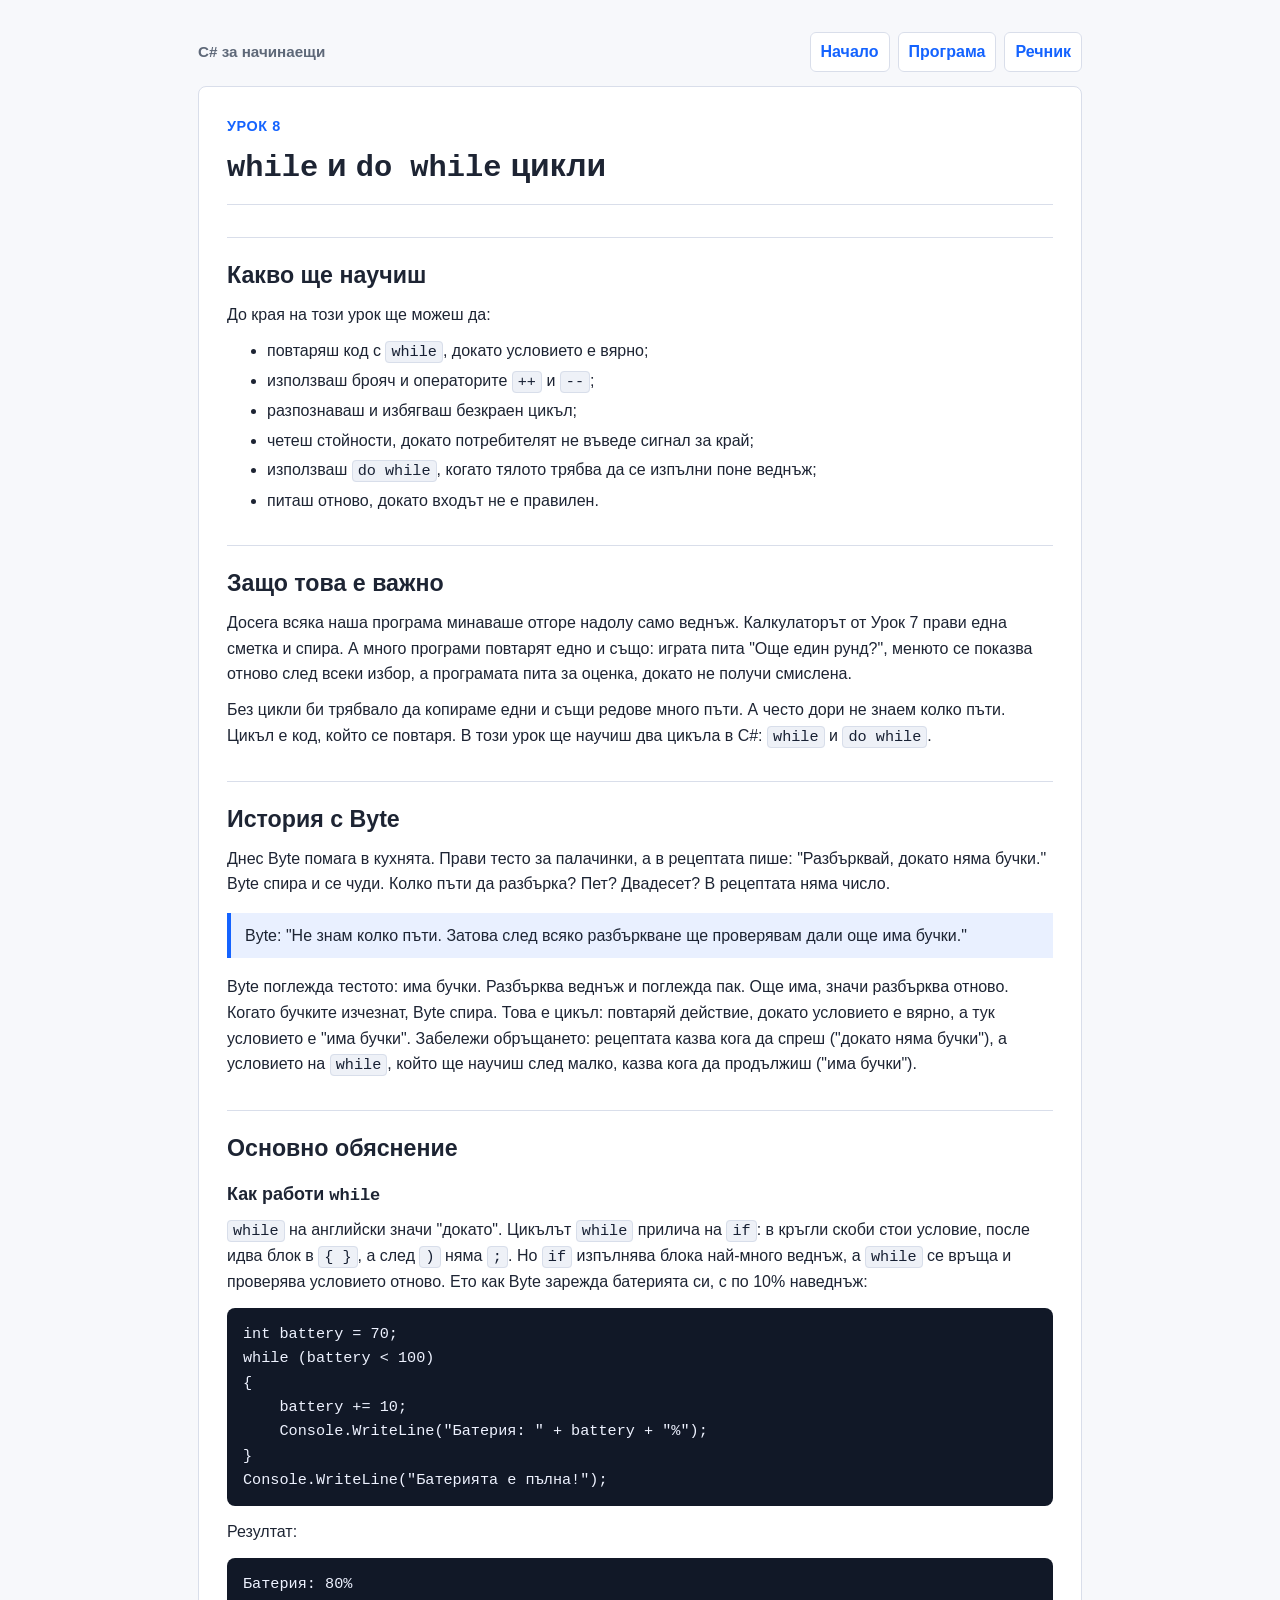
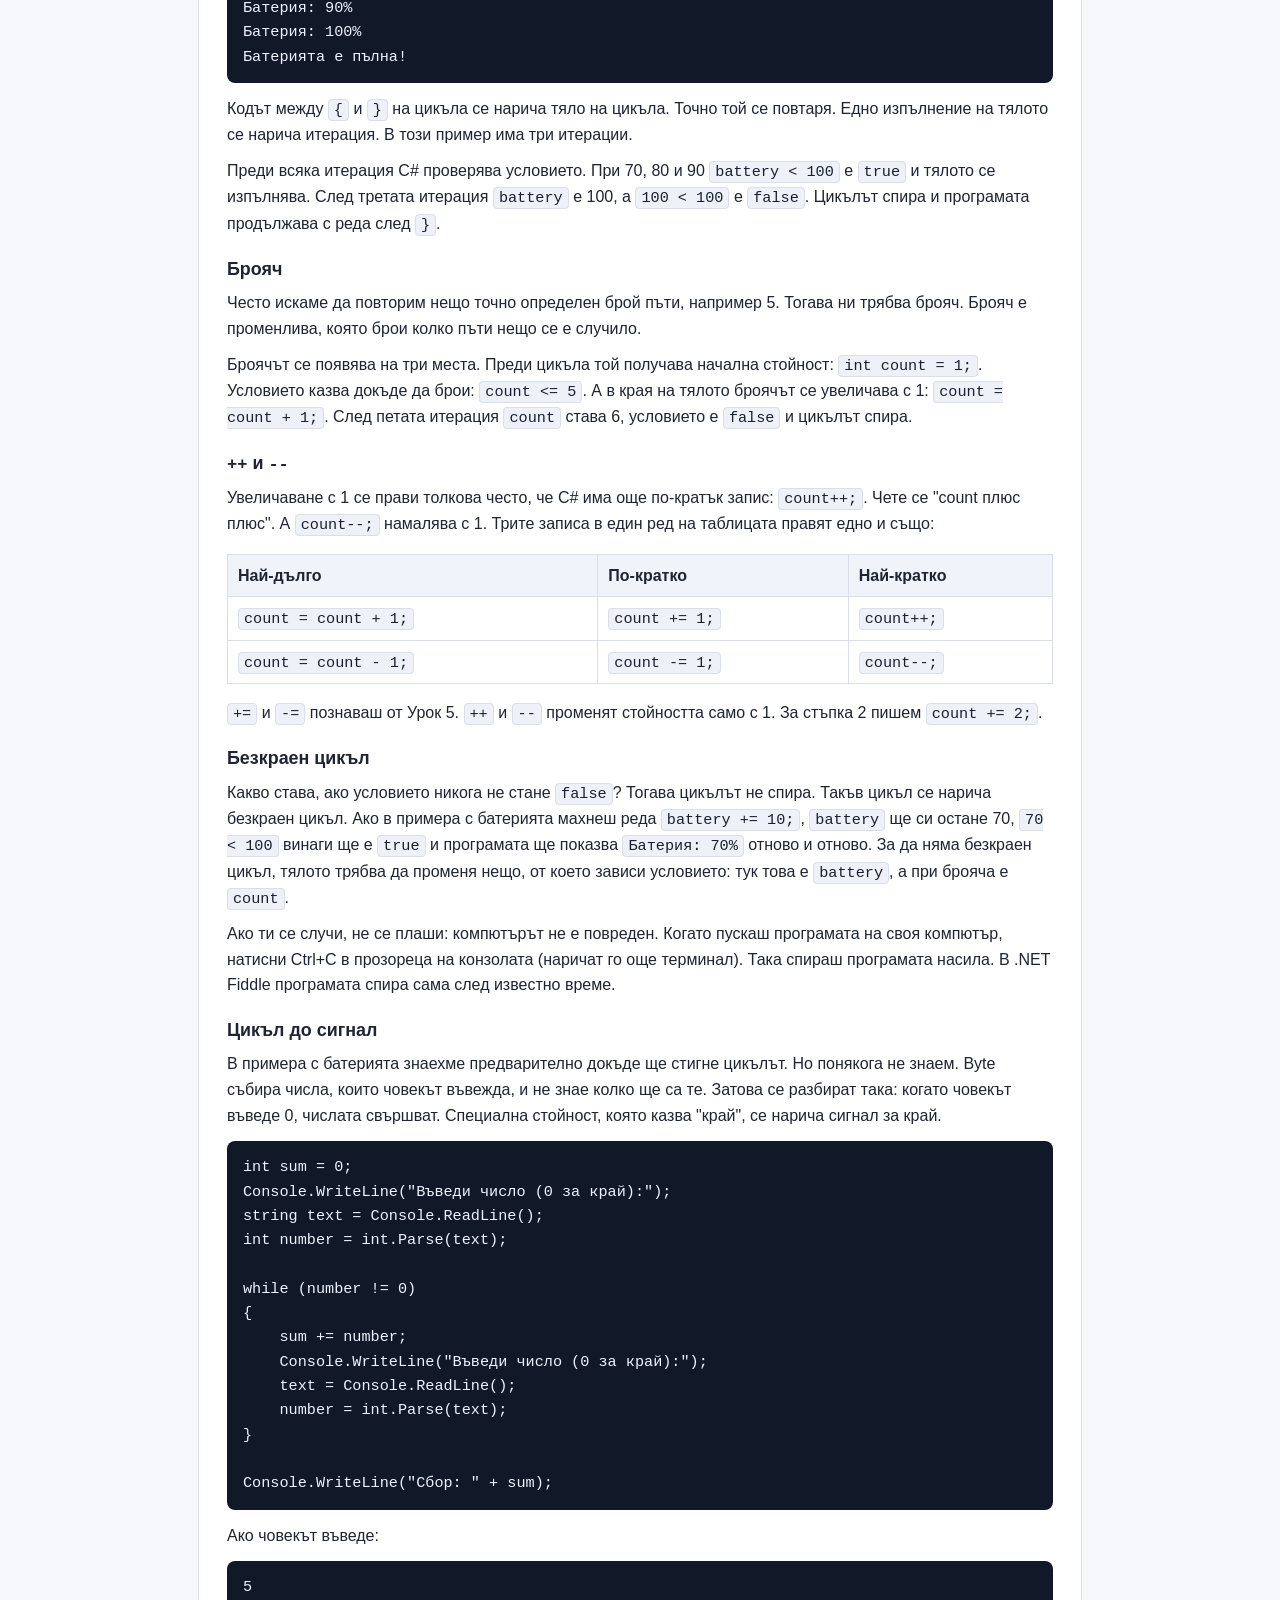
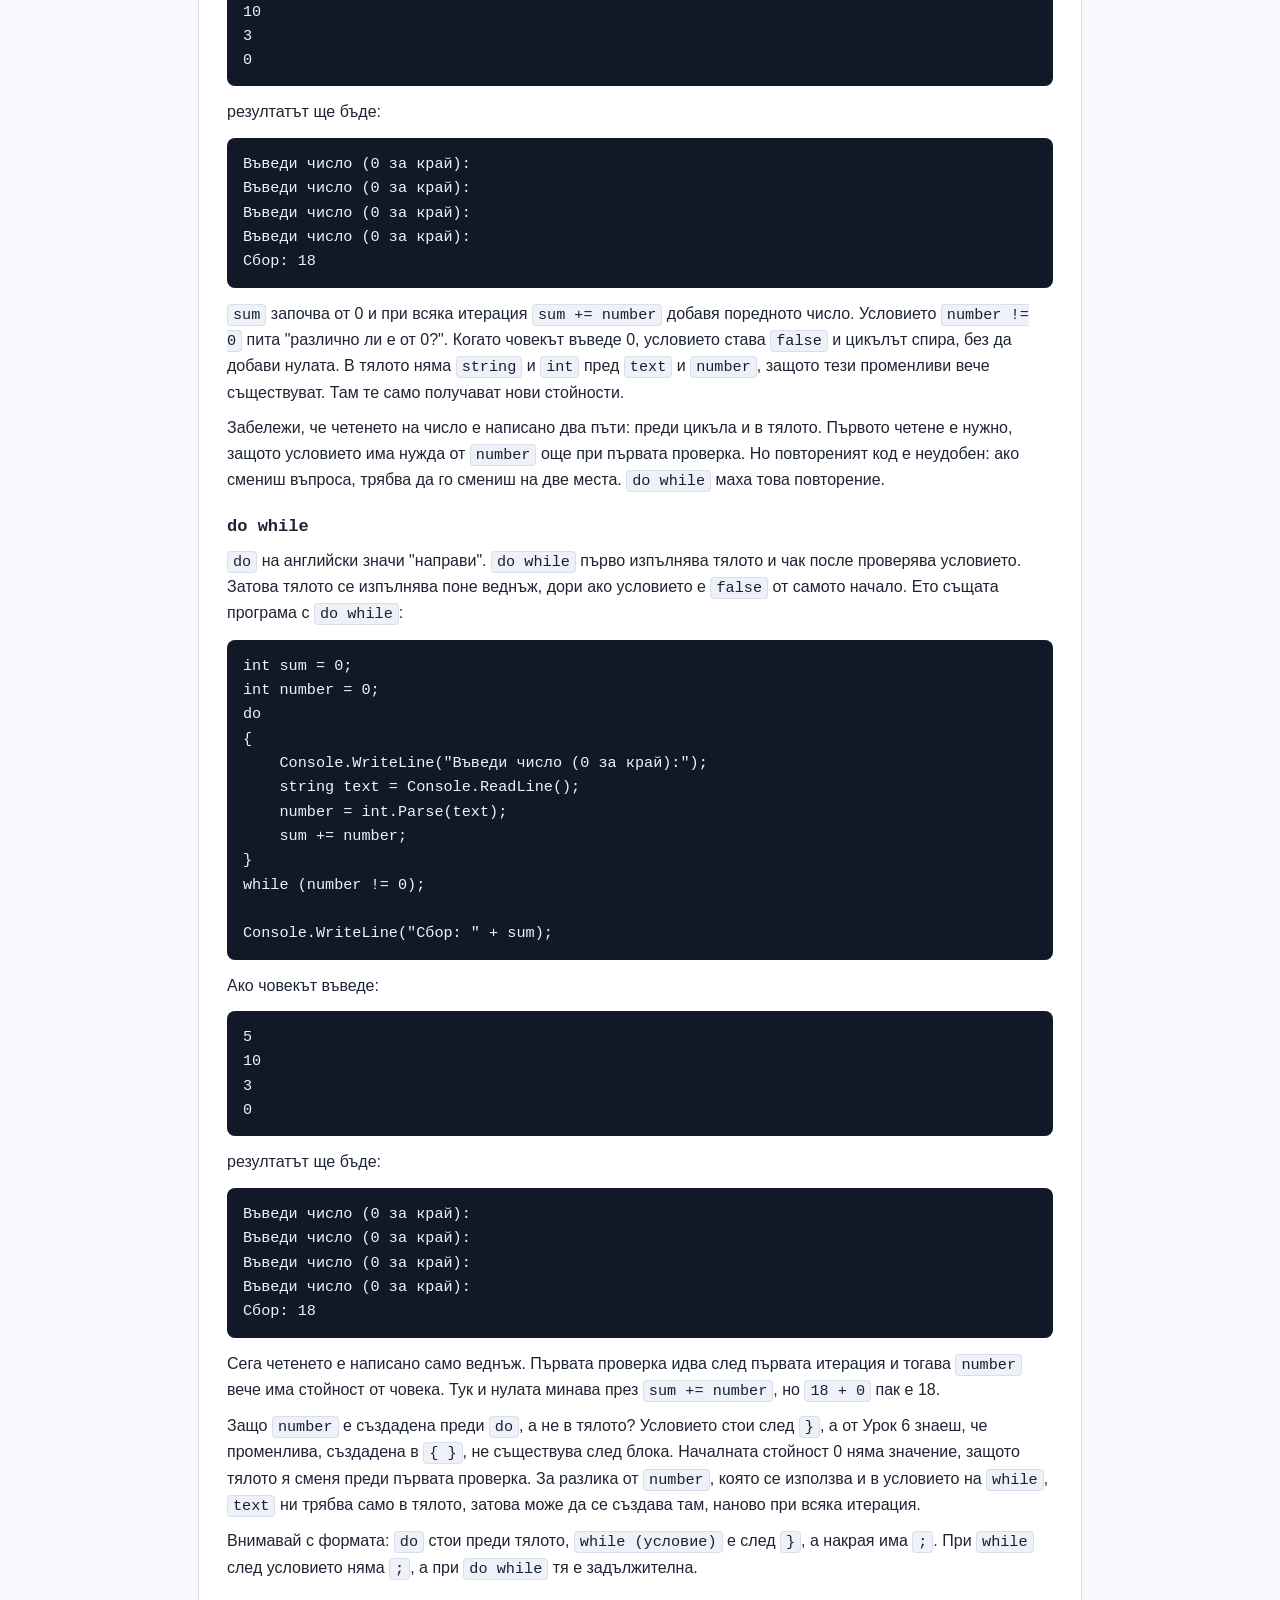
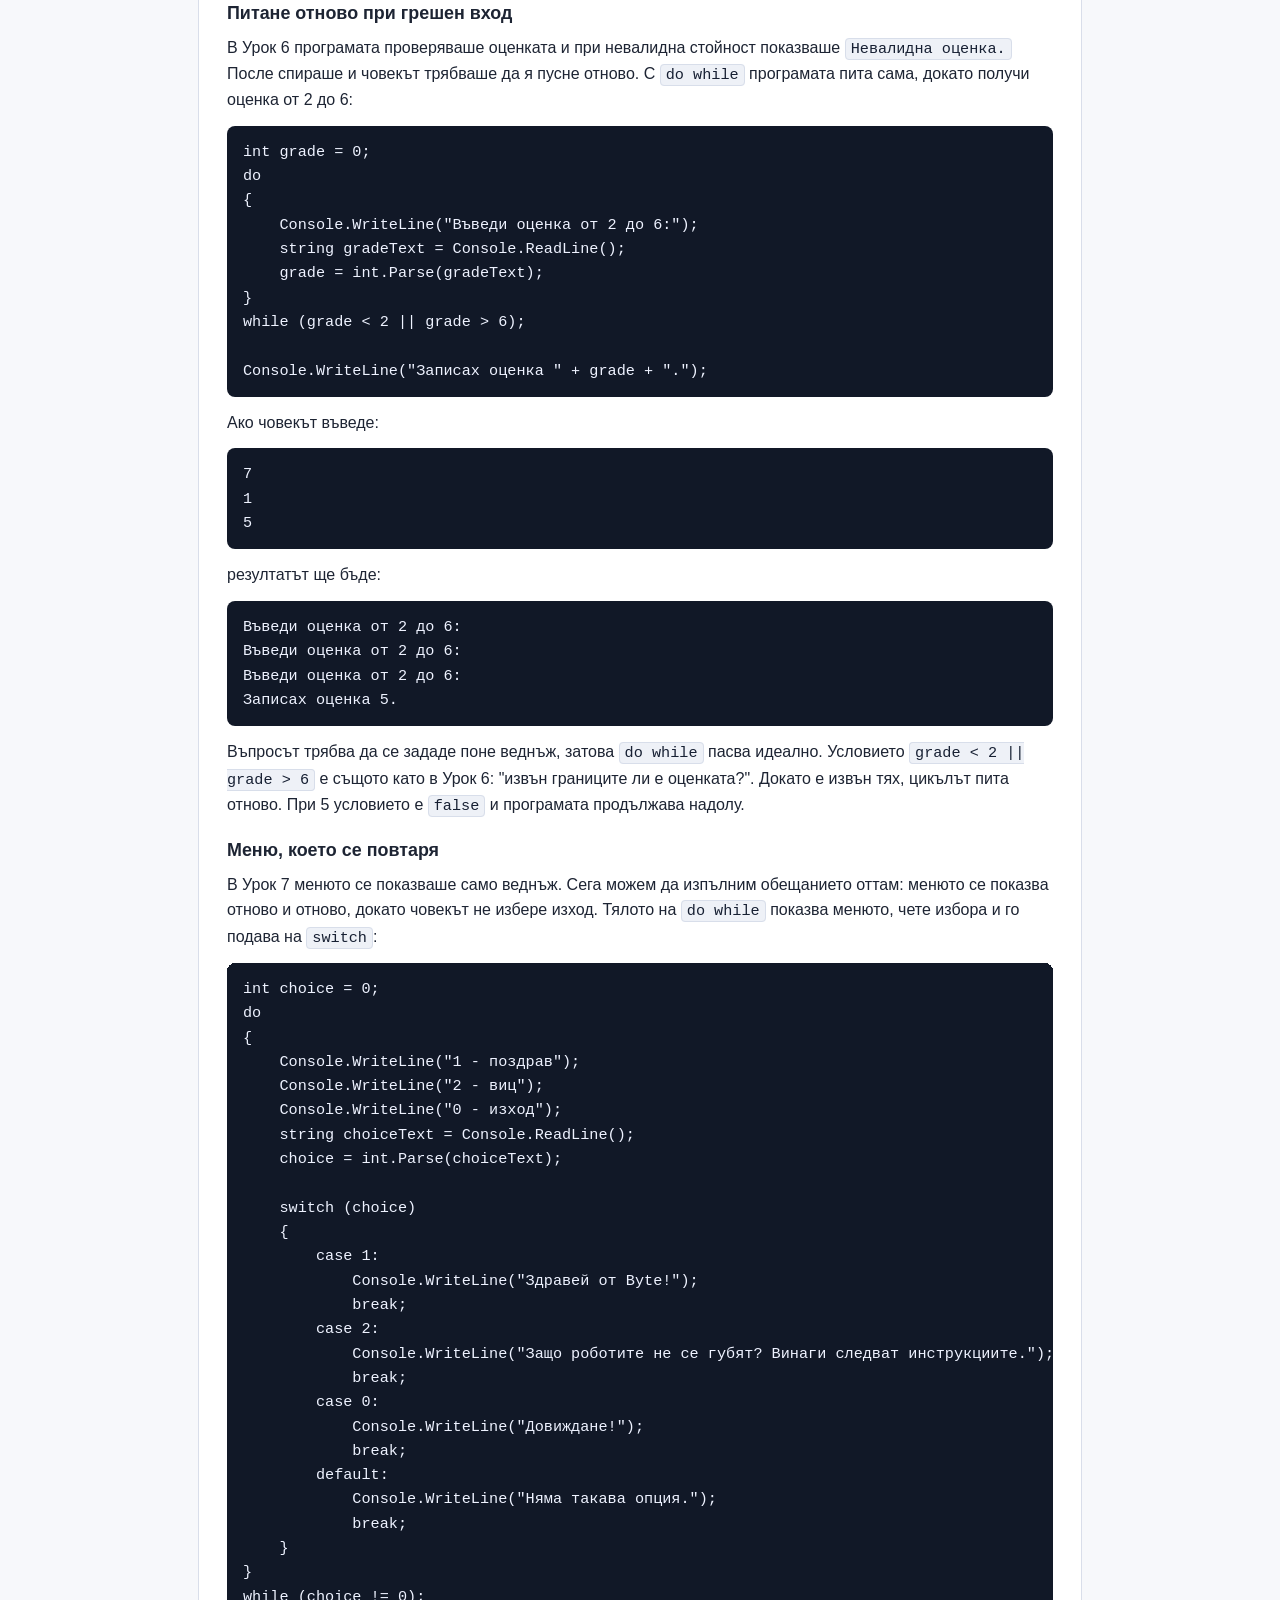
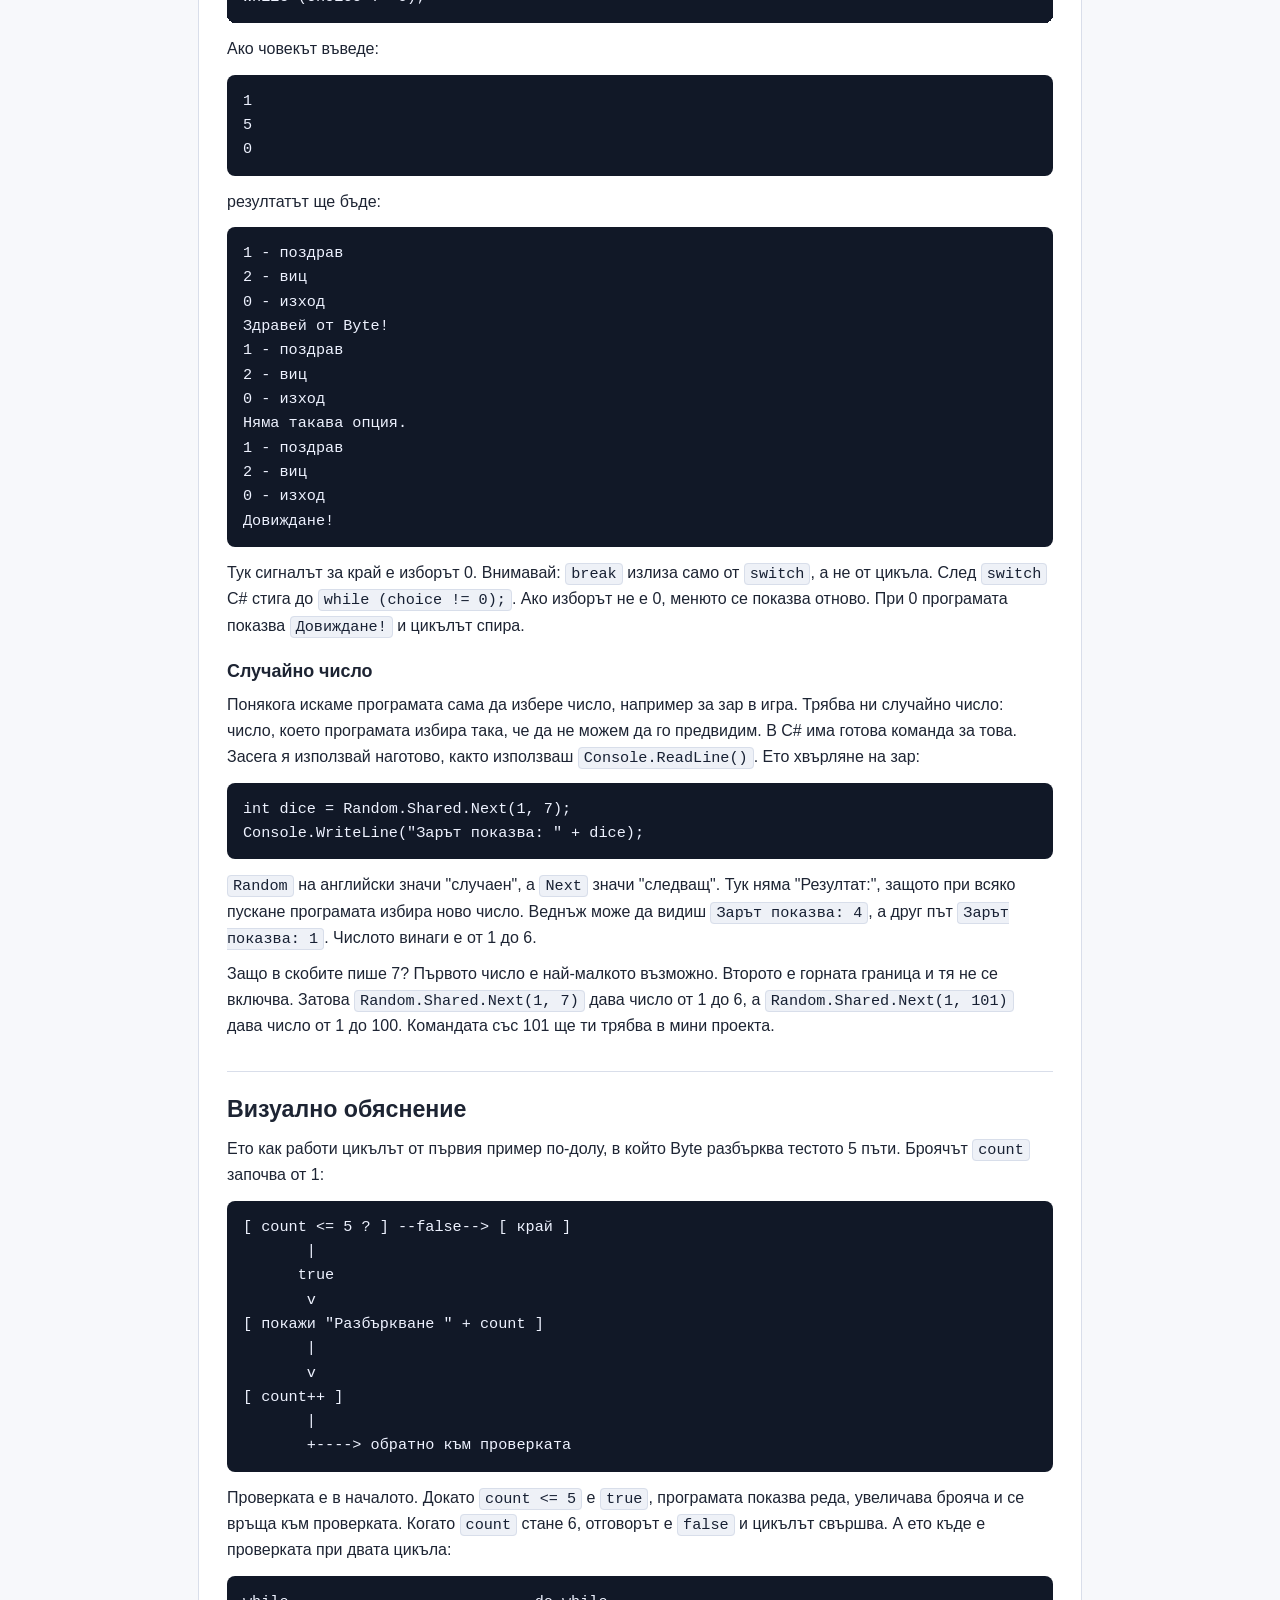
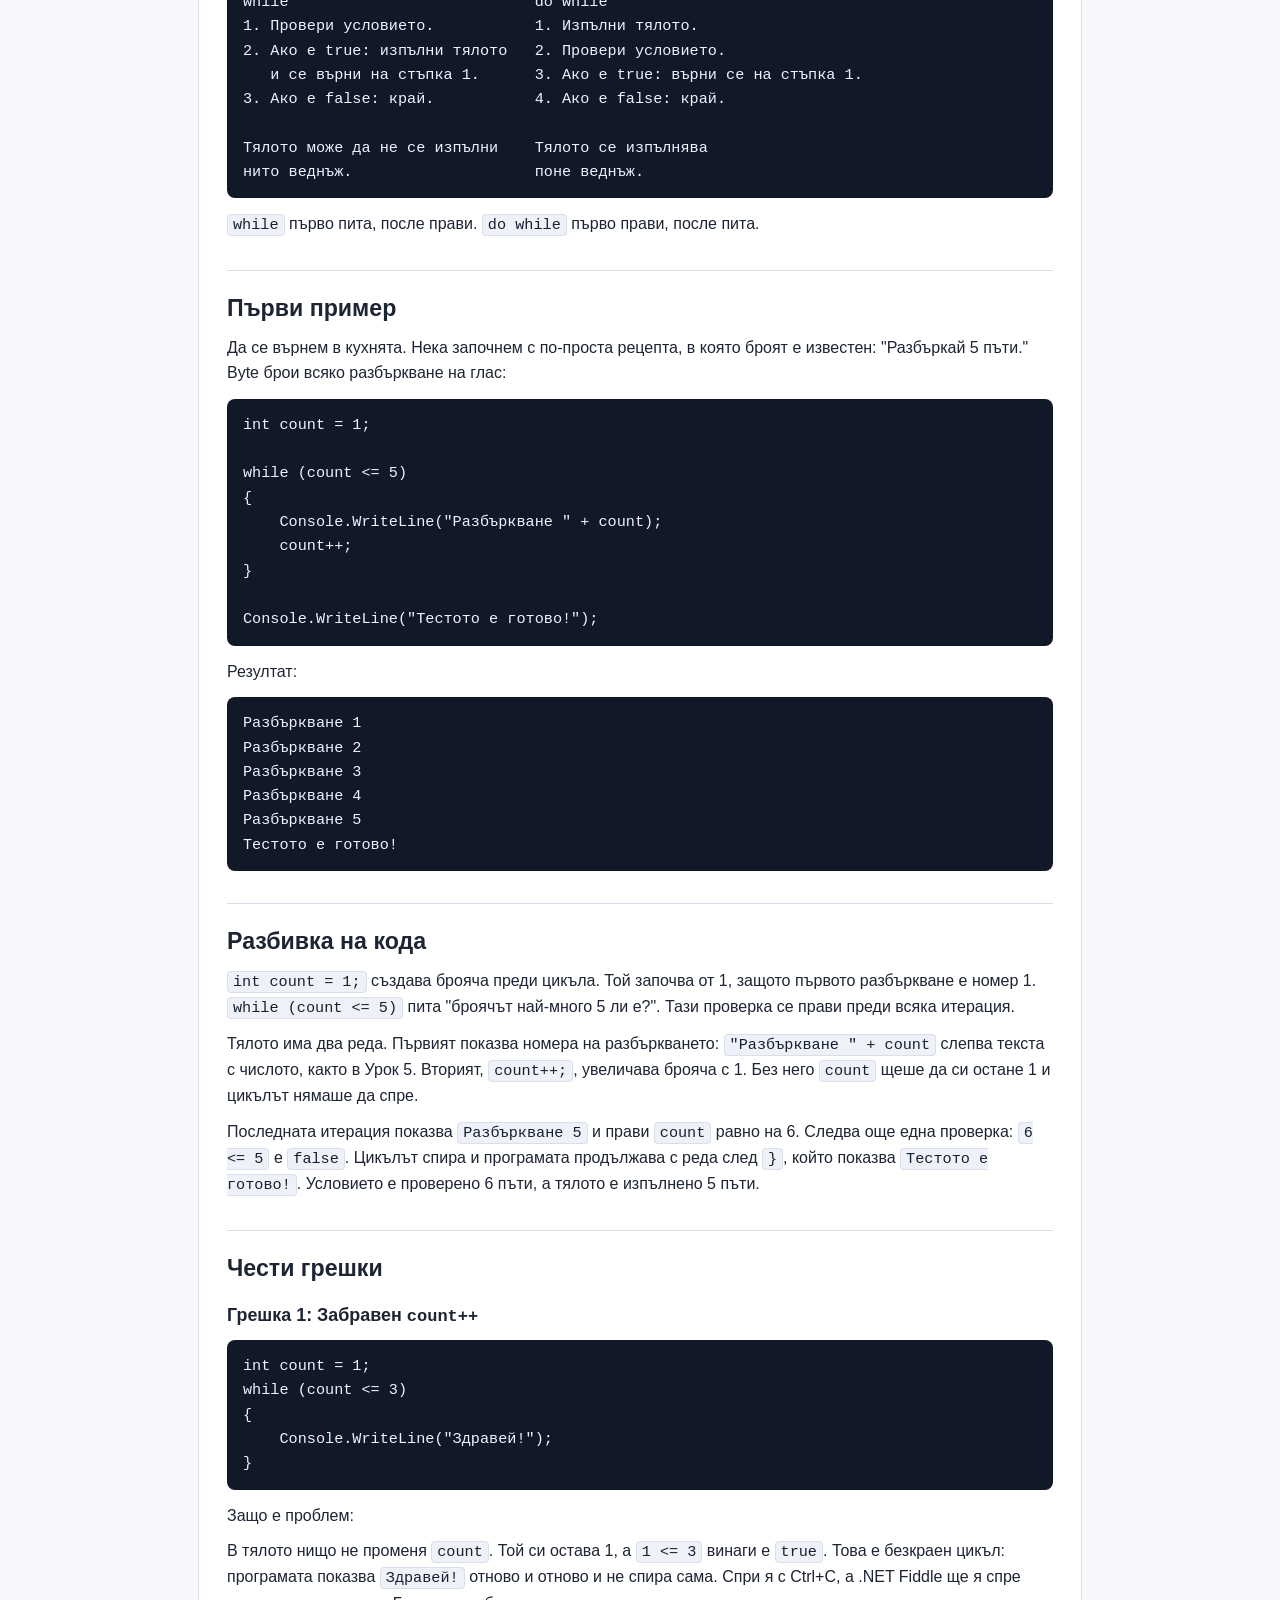
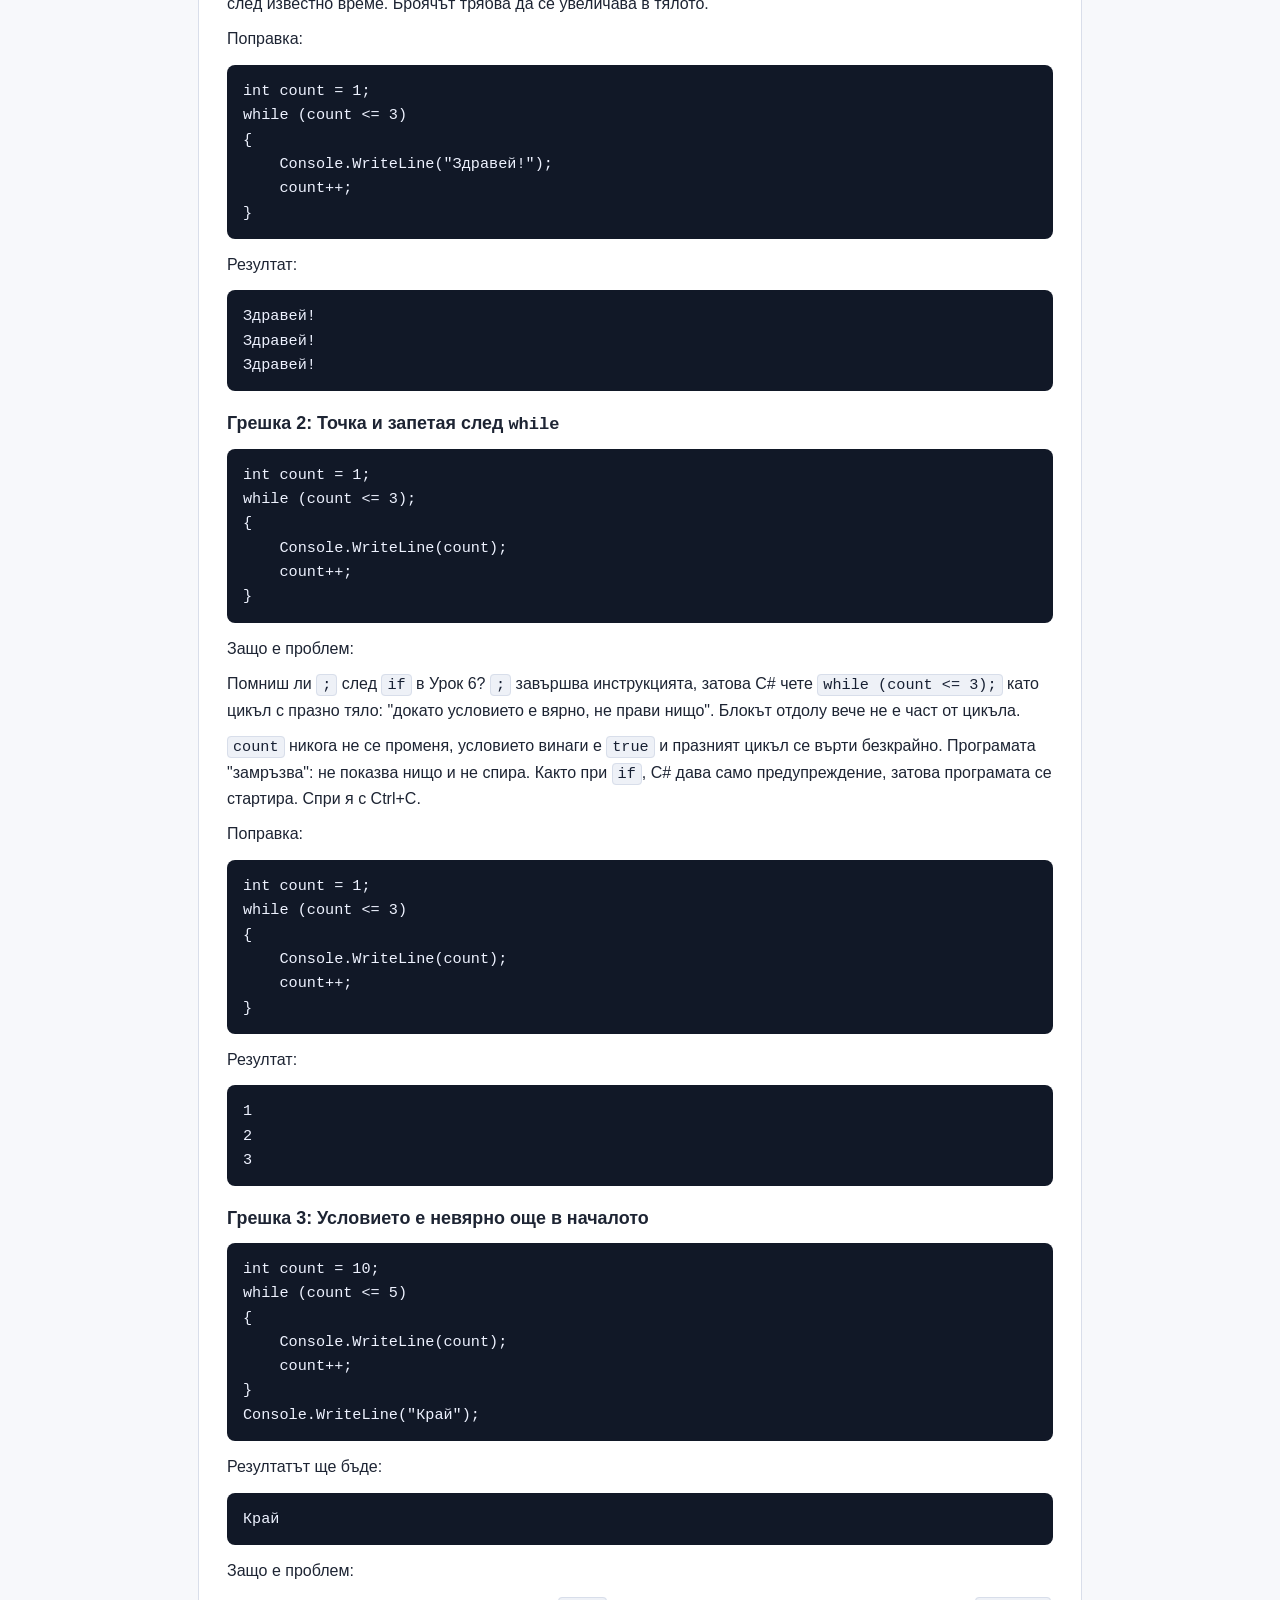
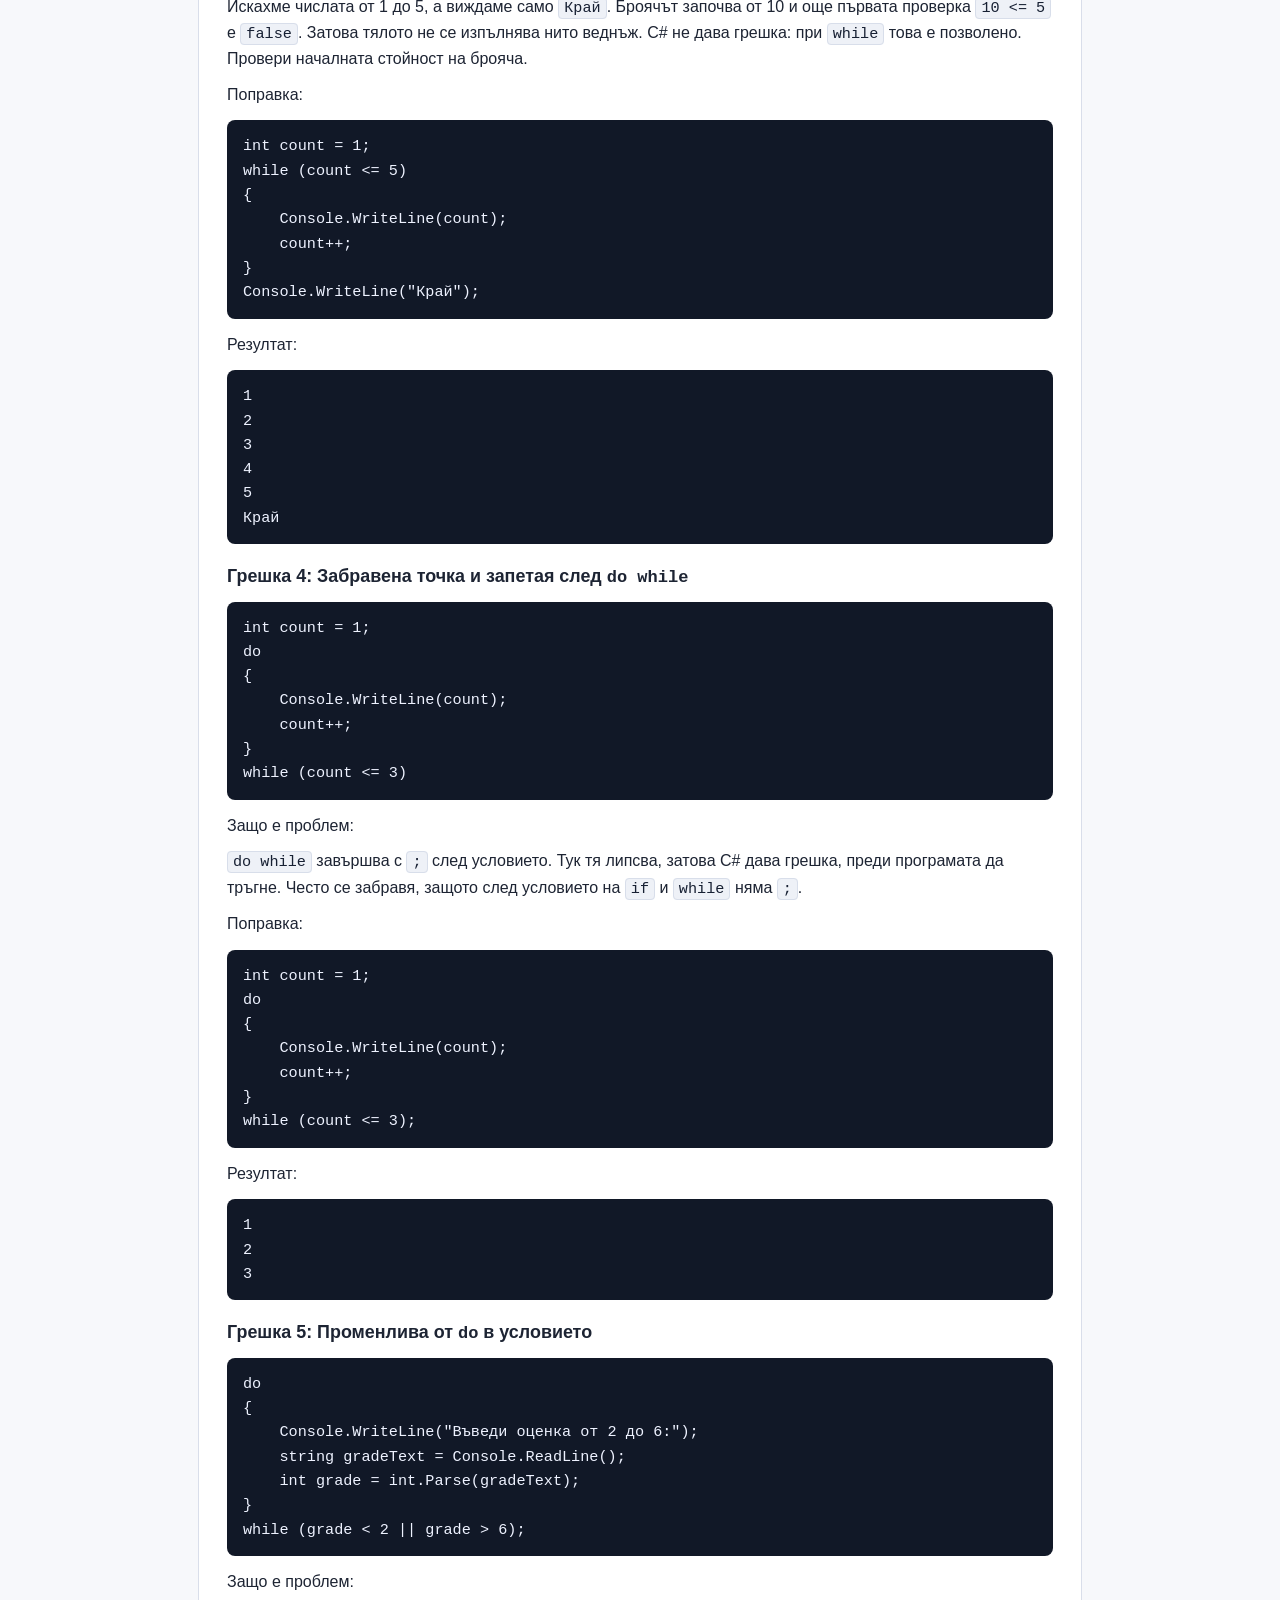
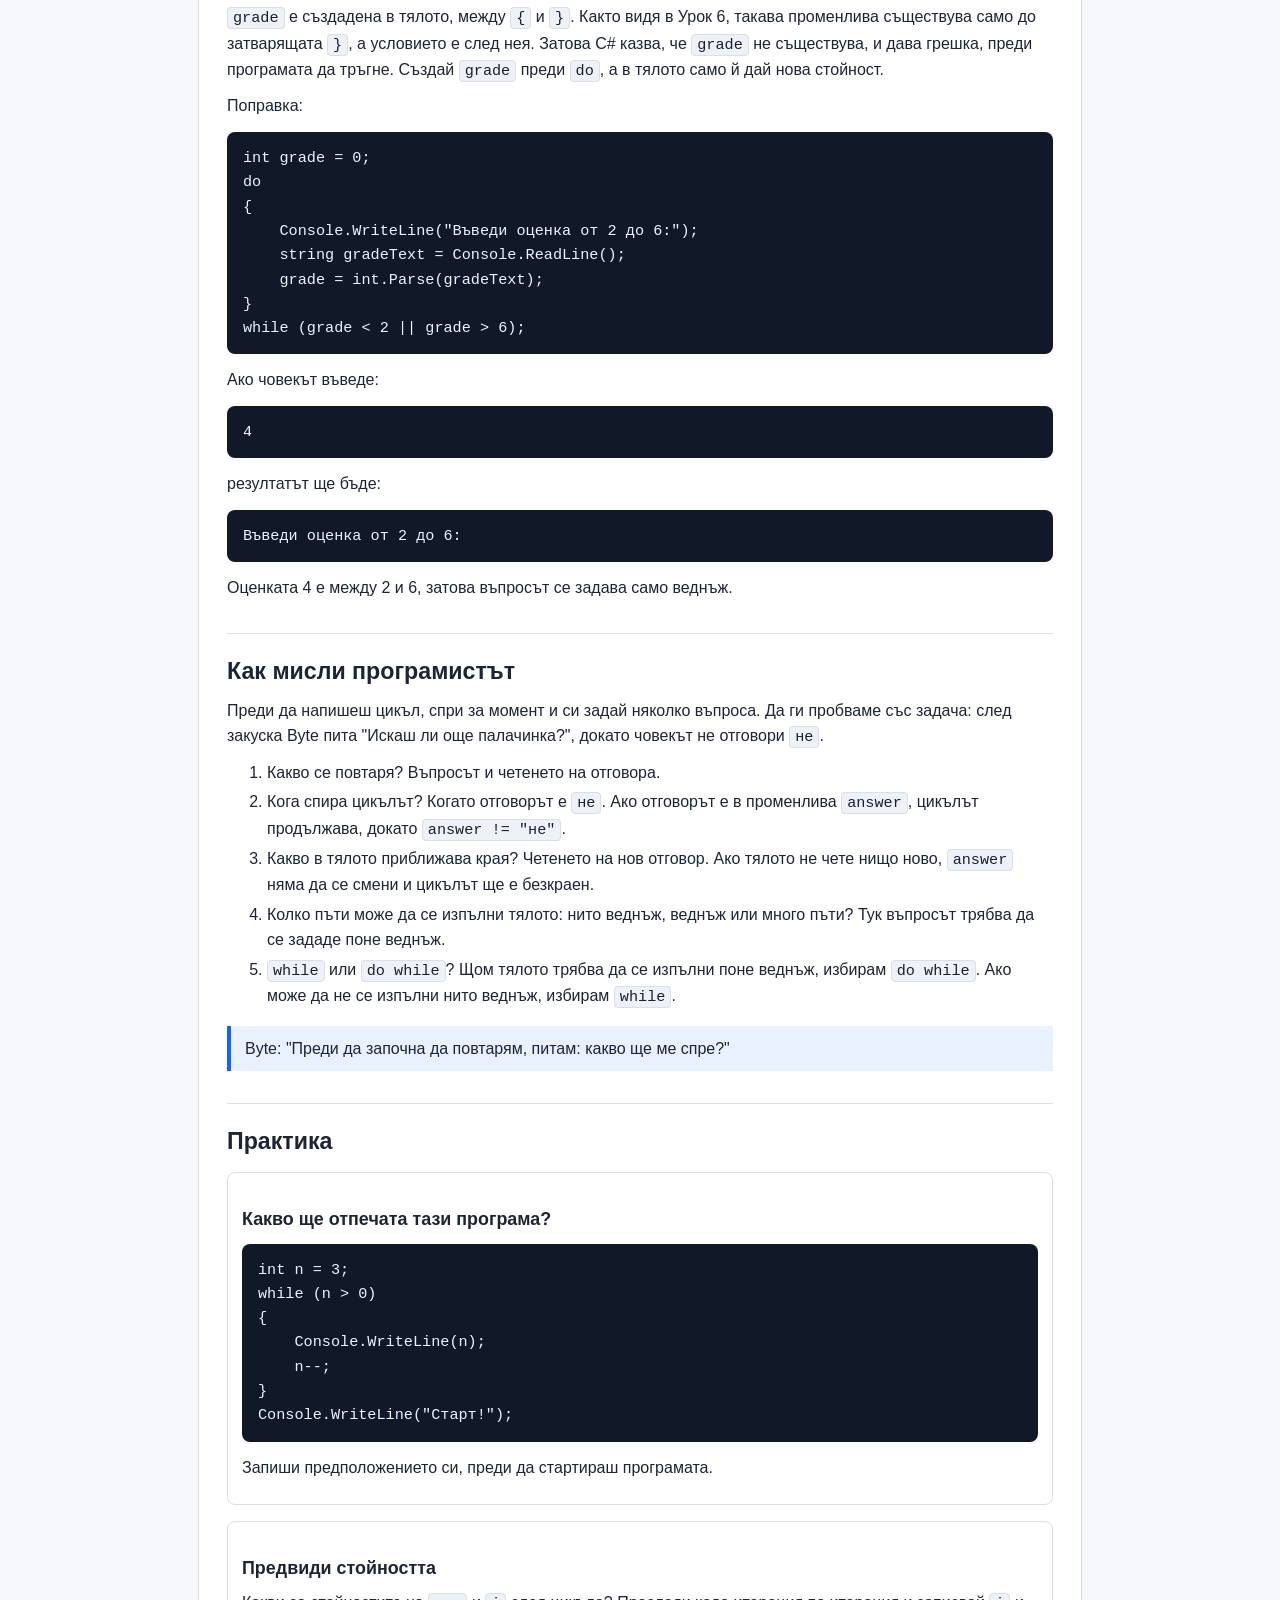
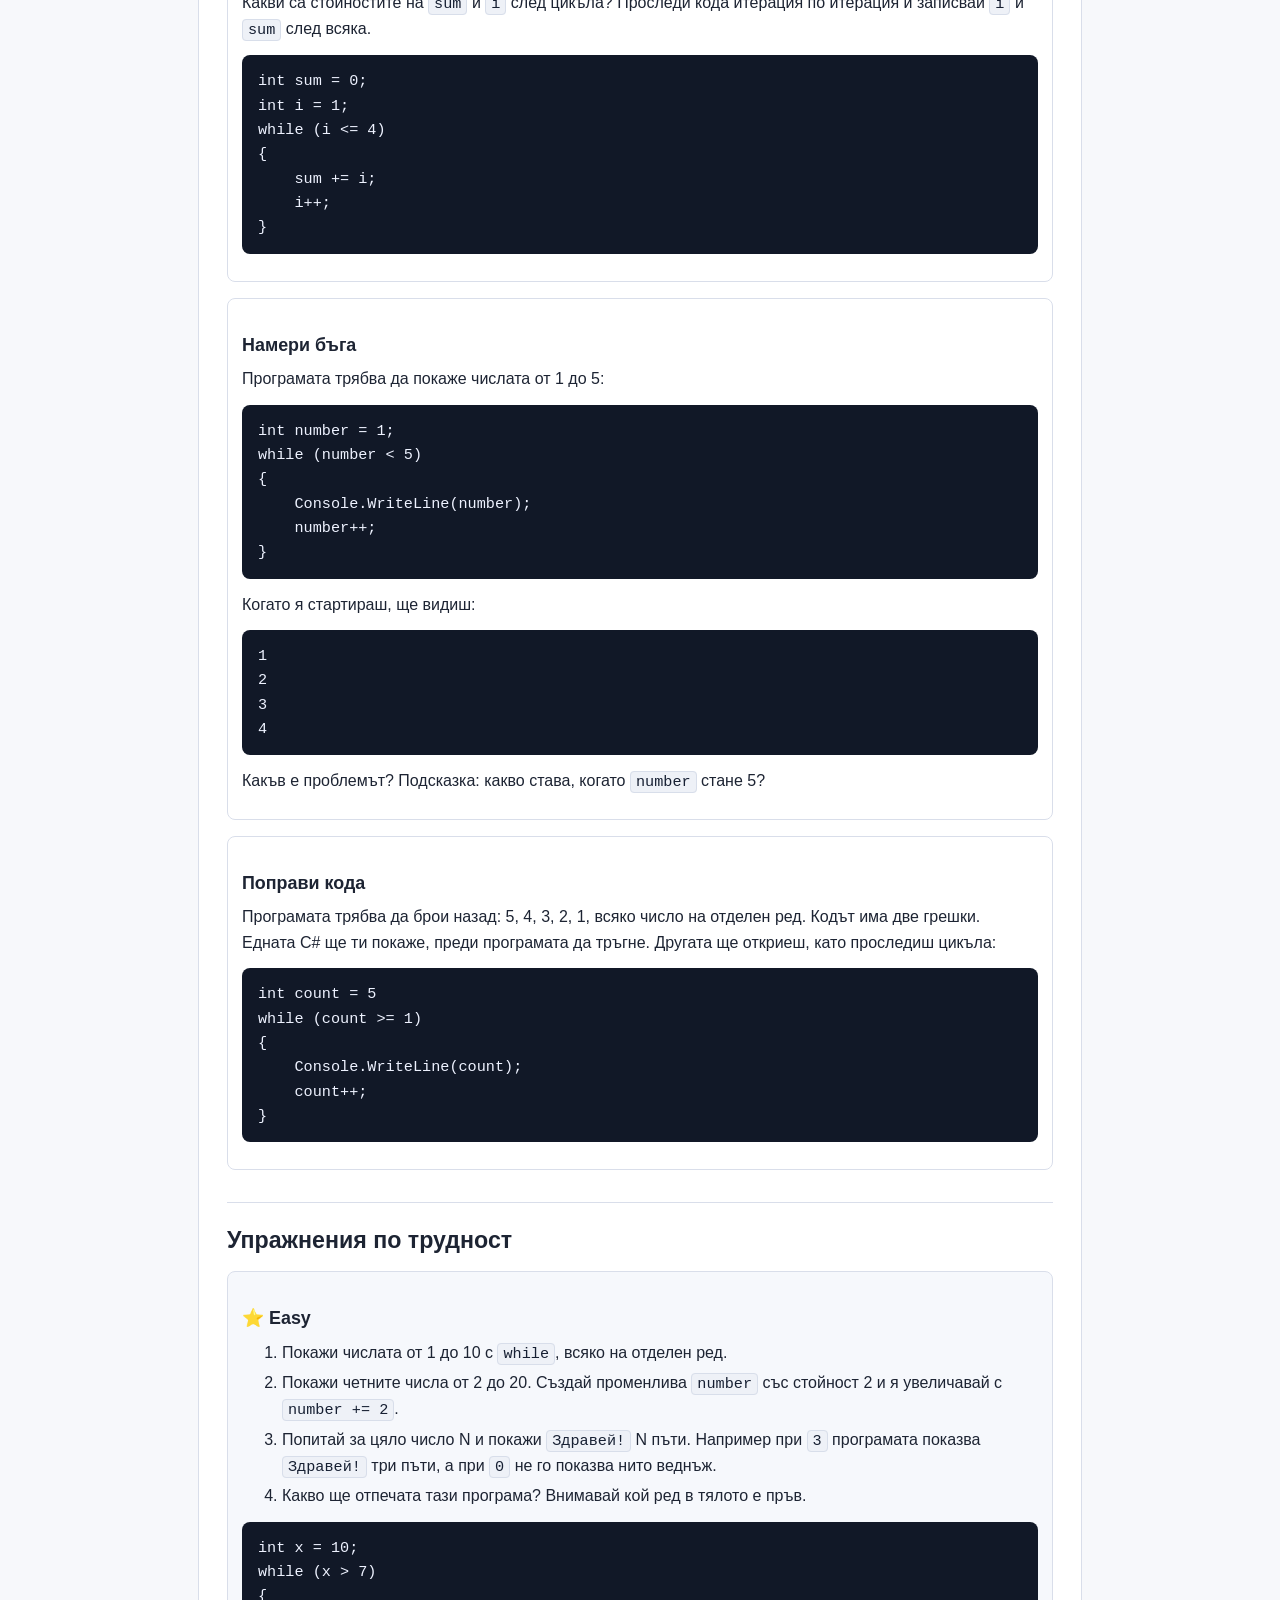
<file: csharp-for-beginners/html/lessons/lesson-08.html>
<!doctype html>
<html lang="bg">
<head>
  <meta charset="utf-8">
  <meta name="viewport" content="width=device-width, initial-scale=1">
  <meta http-equiv="Cache-Control" content="no-store, no-cache, must-revalidate, max-age=0">
  <meta http-equiv="Pragma" content="no-cache">
  <meta http-equiv="Expires" content="0">
  <title>Урок 8: while и do while цикли</title>
  <link rel="stylesheet" href="../assets/course.css">
  <script>
    (function () {
      var version = Date.now().toString();

      function versionedUrl(href) {
        try {
          var url = new URL(href, window.location.href);
          if (url.origin !== window.location.origin) {
            return href;
          }
          url.searchParams.set("v", version);
          return url.href;
        } catch (error) {
          return href;
        }
      }

      function applyCacheBusting() {
        document.querySelectorAll("link[rel=\"stylesheet\"][href]").forEach(function (link) {
          link.setAttribute("href", versionedUrl(link.getAttribute("href")));
        });

        document.querySelectorAll("a[href]").forEach(function (link) {
          var href = link.getAttribute("href");
          if (/\.html(?:$|[?#])/.test(href)) {
            link.setAttribute("href", versionedUrl(href));
          }
        });
      }

      if (document.readyState === "loading") {
        document.addEventListener("DOMContentLoaded", applyCacheBusting);
      } else {
        applyCacheBusting();
      }
    }());
  </script>
</head>
<body>
  <main class="page">
    <nav class="top-nav" aria-label="Основна навигация">
      <div class="top-nav-title">C# за начинаещи</div>
      <div class="top-nav-links">
        <a href="../index.html">Начало</a>
        <a href="../docs/curriculum.html">Програма</a>
        <a href="../docs/glossary.html">Речник</a>
      </div>
    </nav>

    <article class="lesson">
      <header class="lesson-header">
        <div class="lesson-label">Урок 8</div>
        <h1><code>while</code> и <code>do while</code> цикли</h1>
      </header>

      <section>
        <h2>Какво ще научиш</h2>
        <p>До края на този урок ще можеш да:</p>
        <ul>
          <li>повтаряш код с <code>while</code>, докато условието е вярно;</li>
          <li>използваш брояч и операторите <code>++</code> и <code>--</code>;</li>
          <li>разпознаваш и избягваш безкраен цикъл;</li>
          <li>четеш стойности, докато потребителят не въведе сигнал за край;</li>
          <li>използваш <code>do while</code>, когато тялото трябва да се изпълни поне веднъж;</li>
          <li>питаш отново, докато входът не е правилен.</li>
        </ul>
      </section>

      <section>
        <h2>Защо това е важно</h2>
        <p>Досега всяка наша програма минаваше отгоре надолу само веднъж. Калкулаторът от Урок 7 прави една сметка и спира. А много програми повтарят едно и също: играта пита "Още един рунд?", менюто се показва отново след всеки избор, а програмата пита за оценка, докато не получи смислена.</p>
        <p>Без цикли би трябвало да копираме едни и същи редове много пъти. А често дори не знаем колко пъти. Цикъл е код, който се повтаря. В този урок ще научиш два цикъла в C#: <code>while</code> и <code>do while</code>.</p>
      </section>

      <section>
        <h2>История с Byte</h2>
        <p>Днес Byte помага в кухнята. Прави тесто за палачинки, а в рецептата пише: "Разбърквай, докато няма бучки." Byte спира и се чуди. Колко пъти да разбърка? Пет? Двадесет? В рецептата няма число.</p>
        <blockquote>Byte: "Не знам колко пъти. Затова след всяко разбъркване ще проверявам дали още има бучки."</blockquote>
        <p>Byte поглежда тестото: има бучки. Разбърква веднъж и поглежда пак. Още има, значи разбърква отново. Когато бучките изчезнат, Byte спира. Това е цикъл: повтаряй действие, докато условието е вярно, а тук условието е "има бучки". Забележи обръщането: рецептата казва кога да спреш ("докато няма бучки"), а условието на <code>while</code>, който ще научиш след малко, казва кога да продължиш ("има бучки").</p>
      </section>

      <section>
        <h2>Основно обяснение</h2>
        <h3>Как работи <code>while</code></h3>
        <p><code>while</code> на английски значи "докато". Цикълът <code>while</code> прилича на <code>if</code>: в кръгли скоби стои условие, после идва блок в <code>{ }</code>, а след <code>)</code> няма <code>;</code>. Но <code>if</code> изпълнява блока най-много веднъж, а <code>while</code> се връща и проверява условието отново. Ето как Byte зарежда батерията си, с по 10% наведнъж:</p>
        <pre><code class="language-csharp">int battery = 70;
while (battery &lt; 100)
{
    battery += 10;
    Console.WriteLine("Батерия: " + battery + "%");
}
Console.WriteLine("Батерията е пълна!");</code></pre>
        <p>Резултат:</p>
        <pre><code>Батерия: 80%
Батерия: 90%
Батерия: 100%
Батерията е пълна!</code></pre>
        <p>Кодът между <code>{</code> и <code>}</code> на цикъла се нарича тяло на цикъла. Точно той се повтаря. Едно изпълнение на тялото се нарича итерация. В този пример има три итерации.</p>
        <p>Преди всяка итерация C# проверява условието. При 70, 80 и 90 <code>battery &lt; 100</code> е <code>true</code> и тялото се изпълнява. След третата итерация <code>battery</code> е 100, а <code>100 &lt; 100</code> е <code>false</code>. Цикълът спира и програмата продължава с реда след <code>}</code>.</p>

        <h3>Брояч</h3>
        <p>Често искаме да повторим нещо точно определен брой пъти, например 5. Тогава ни трябва брояч. Брояч е променлива, която брои колко пъти нещо се е случило.</p>
        <p>Броячът се появява на три места. Преди цикъла той получава начална стойност: <code>int count = 1;</code>. Условието казва докъде да брои: <code>count &lt;= 5</code>. А в края на тялото броячът се увеличава с 1: <code>count = count + 1;</code>. След петата итерация <code>count</code> става 6, условието е <code>false</code> и цикълът спира.</p>

        <h3><code>++</code> и <code>--</code></h3>
        <p>Увеличаване с 1 се прави толкова често, че C# има още по-кратък запис: <code>count++;</code>. Чете се "count плюс плюс". А <code>count--;</code> намалява с 1. Трите записа в един ред на таблицата правят едно и също:</p>
        <table>
          <thead>
            <tr><th>Най-дълго</th><th>По-кратко</th><th>Най-кратко</th></tr>
          </thead>
          <tbody>
            <tr><td><code>count = count + 1;</code></td><td><code>count += 1;</code></td><td><code>count++;</code></td></tr>
            <tr><td><code>count = count - 1;</code></td><td><code>count -= 1;</code></td><td><code>count--;</code></td></tr>
          </tbody>
        </table>
        <p><code>+=</code> и <code>-=</code> познаваш от Урок 5. <code>++</code> и <code>--</code> променят стойността само с 1. За стъпка 2 пишем <code>count += 2;</code>.</p>

        <h3>Безкраен цикъл</h3>
        <p>Какво става, ако условието никога не стане <code>false</code>? Тогава цикълът не спира. Такъв цикъл се нарича безкраен цикъл. Ако в примера с батерията махнеш реда <code>battery += 10;</code>, <code>battery</code> ще си остане 70, <code>70 &lt; 100</code> винаги ще е <code>true</code> и програмата ще показва <code>Батерия: 70%</code> отново и отново. За да няма безкраен цикъл, тялото трябва да променя нещо, от което зависи условието: тук това е <code>battery</code>, а при брояча е <code>count</code>.</p>
        <p>Ако ти се случи, не се плаши: компютърът не е повреден. Когато пускаш програмата на своя компютър, натисни Ctrl+C в прозореца на конзолата (наричат го още терминал). Така спираш програмата насила. В .NET Fiddle програмата спира сама след известно време.</p>

        <h3>Цикъл до сигнал</h3>
        <p>В примера с батерията знаехме предварително докъде ще стигне цикълът. Но понякога не знаем. Byte събира числа, които човекът въвежда, и не знае колко ще са те. Затова се разбират така: когато човекът въведе 0, числата свършват. Специална стойност, която казва "край", се нарича сигнал за край.</p>
        <pre><code class="language-csharp">int sum = 0;
Console.WriteLine("Въведи число (0 за край):");
string text = Console.ReadLine();
int number = int.Parse(text);

while (number != 0)
{
    sum += number;
    Console.WriteLine("Въведи число (0 за край):");
    text = Console.ReadLine();
    number = int.Parse(text);
}

Console.WriteLine("Сбор: " + sum);</code></pre>
        <p>Ако човекът въведе:</p>
        <pre><code>5
10
3
0</code></pre>
        <p>резултатът ще бъде:</p>
        <pre><code>Въведи число (0 за край):
Въведи число (0 за край):
Въведи число (0 за край):
Въведи число (0 за край):
Сбор: 18</code></pre>
        <p><code>sum</code> започва от 0 и при всяка итерация <code>sum += number</code> добавя поредното число. Условието <code>number != 0</code> пита "различно ли е от 0?". Когато човекът въведе 0, условието става <code>false</code> и цикълът спира, без да добави нулата. В тялото няма <code>string</code> и <code>int</code> пред <code>text</code> и <code>number</code>, защото тези променливи вече съществуват. Там те само получават нови стойности.</p>
        <p>Забележи, че четенето на число е написано два пъти: преди цикъла и в тялото. Първото четене е нужно, защото условието има нужда от <code>number</code> още при първата проверка. Но повтореният код е неудобен: ако смениш въпроса, трябва да го смениш на две места. <code>do while</code> маха това повторение.</p>

        <h3><code>do while</code></h3>
        <p><code>do</code> на английски значи "направи". <code>do while</code> първо изпълнява тялото и чак после проверява условието. Затова тялото се изпълнява поне веднъж, дори ако условието е <code>false</code> от самото начало. Ето същата програма с <code>do while</code>:</p>
        <pre><code class="language-csharp">int sum = 0;
int number = 0;
do
{
    Console.WriteLine("Въведи число (0 за край):");
    string text = Console.ReadLine();
    number = int.Parse(text);
    sum += number;
}
while (number != 0);

Console.WriteLine("Сбор: " + sum);</code></pre>
        <p>Ако човекът въведе:</p>
        <pre><code>5
10
3
0</code></pre>
        <p>резултатът ще бъде:</p>
        <pre><code>Въведи число (0 за край):
Въведи число (0 за край):
Въведи число (0 за край):
Въведи число (0 за край):
Сбор: 18</code></pre>
        <p>Сега четенето е написано само веднъж. Първата проверка идва след първата итерация и тогава <code>number</code> вече има стойност от човека. Тук и нулата минава през <code>sum += number</code>, но <code>18 + 0</code> пак е 18.</p>
        <p>Защо <code>number</code> е създадена преди <code>do</code>, а не в тялото? Условието стои след <code>}</code>, а от Урок 6 знаеш, че променлива, създадена в <code>{ }</code>, не съществува след блока. Началната стойност 0 няма значение, защото тялото я сменя преди първата проверка. За разлика от <code>number</code>, която се използва и в условието на <code>while</code>, <code>text</code> ни трябва само в тялото, затова може да се създава там, наново при всяка итерация.</p>
        <p>Внимавай с формата: <code>do</code> стои преди тялото, <code>while (условие)</code> е след <code>}</code>, а накрая има <code>;</code>. При <code>while</code> след условието няма <code>;</code>, а при <code>do while</code> тя е задължителна.</p>

        <h3>Питане отново при грешен вход</h3>
        <p>В Урок 6 програмата проверяваше оценката и при невалидна стойност показваше <code>Невалидна оценка.</code> После спираше и човекът трябваше да я пусне отново. С <code>do while</code> програмата пита сама, докато получи оценка от 2 до 6:</p>
        <pre><code class="language-csharp">int grade = 0;
do
{
    Console.WriteLine("Въведи оценка от 2 до 6:");
    string gradeText = Console.ReadLine();
    grade = int.Parse(gradeText);
}
while (grade &lt; 2 || grade &gt; 6);

Console.WriteLine("Записах оценка " + grade + ".");</code></pre>
        <p>Ако човекът въведе:</p>
        <pre><code>7
1
5</code></pre>
        <p>резултатът ще бъде:</p>
        <pre><code>Въведи оценка от 2 до 6:
Въведи оценка от 2 до 6:
Въведи оценка от 2 до 6:
Записах оценка 5.</code></pre>
        <p>Въпросът трябва да се зададе поне веднъж, затова <code>do while</code> пасва идеално. Условието <code>grade &lt; 2 || grade &gt; 6</code> е същото като в Урок 6: "извън границите ли е оценката?". Докато е извън тях, цикълът пита отново. При 5 условието е <code>false</code> и програмата продължава надолу.</p>

        <h3>Меню, което се повтаря</h3>
        <p>В Урок 7 менюто се показваше само веднъж. Сега можем да изпълним обещанието оттам: менюто се показва отново и отново, докато човекът не избере изход. Тялото на <code>do while</code> показва менюто, чете избора и го подава на <code>switch</code>:</p>
        <pre><code class="language-csharp">int choice = 0;
do
{
    Console.WriteLine("1 - поздрав");
    Console.WriteLine("2 - виц");
    Console.WriteLine("0 - изход");
    string choiceText = Console.ReadLine();
    choice = int.Parse(choiceText);

    switch (choice)
    {
        case 1:
            Console.WriteLine("Здравей от Byte!");
            break;
        case 2:
            Console.WriteLine("Защо роботите не се губят? Винаги следват инструкциите.");
            break;
        case 0:
            Console.WriteLine("Довиждане!");
            break;
        default:
            Console.WriteLine("Няма такава опция.");
            break;
    }
}
while (choice != 0);</code></pre>
        <p>Ако човекът въведе:</p>
        <pre><code>1
5
0</code></pre>
        <p>резултатът ще бъде:</p>
        <pre><code>1 - поздрав
2 - виц
0 - изход
Здравей от Byte!
1 - поздрав
2 - виц
0 - изход
Няма такава опция.
1 - поздрав
2 - виц
0 - изход
Довиждане!</code></pre>
        <p>Тук сигналът за край е изборът 0. Внимавай: <code>break</code> излиза само от <code>switch</code>, а не от цикъла. След <code>switch</code> C# стига до <code>while (choice != 0);</code>. Ако изборът не е 0, менюто се показва отново. При 0 програмата показва <code>Довиждане!</code> и цикълът спира.</p>

        <h3>Случайно число</h3>
        <p>Понякога искаме програмата сама да избере число, например за зар в игра. Трябва ни случайно число: число, което програмата избира така, че да не можем да го предвидим. В C# има готова команда за това. Засега я използвай наготово, както използваш <code>Console.ReadLine()</code>. Ето хвърляне на зар:</p>
        <pre><code class="language-csharp">int dice = Random.Shared.Next(1, 7);
Console.WriteLine("Зарът показва: " + dice);</code></pre>
        <p><code>Random</code> на английски значи "случаен", а <code>Next</code> значи "следващ". Тук няма "Резултат:", защото при всяко пускане програмата избира ново число. Веднъж може да видиш <code>Зарът показва: 4</code>, а друг път <code>Зарът показва: 1</code>. Числото винаги е от 1 до 6.</p>
        <p>Защо в скобите пише 7? Първото число е най-малкото възможно. Второто е горната граница и тя не се включва. Затова <code>Random.Shared.Next(1, 7)</code> дава число от 1 до 6, а <code>Random.Shared.Next(1, 101)</code> дава число от 1 до 100. Командата със 101 ще ти трябва в мини проекта.</p>
      </section>

      <section>
        <h2>Визуално обяснение</h2>
        <p>Ето как работи цикълът от първия пример по-долу, в който Byte разбърква тестото 5 пъти. Броячът <code>count</code> започва от 1:</p>
        <pre><code>[ count &lt;= 5 ? ] --false--&gt; [ край ]
       |
      true
       v
[ покажи "Разбъркване " + count ]
       |
       v
[ count++ ]
       |
       +----&gt; обратно към проверката</code></pre>
        <p>Проверката е в началото. Докато <code>count &lt;= 5</code> е <code>true</code>, програмата показва реда, увеличава брояча и се връща към проверката. Когато <code>count</code> стане 6, отговорът е <code>false</code> и цикълът свършва. А ето къде е проверката при двата цикъла:</p>
        <pre><code>while                           do while
1. Провери условието.           1. Изпълни тялото.
2. Ако е true: изпълни тялото   2. Провери условието.
   и се върни на стъпка 1.      3. Ако е true: върни се на стъпка 1.
3. Ако е false: край.           4. Ако е false: край.

Тялото може да не се изпълни    Тялото се изпълнява
нито веднъж.                    поне веднъж.</code></pre>
        <p><code>while</code> първо пита, после прави. <code>do while</code> първо прави, после пита.</p>
      </section>

      <section>
        <h2>Първи пример</h2>
        <p>Да се върнем в кухнята. Нека започнем с по-проста рецепта, в която броят е известен: "Разбъркай 5 пъти." Byte брои всяко разбъркване на глас:</p>
        <pre><code class="language-csharp">int count = 1;

while (count &lt;= 5)
{
    Console.WriteLine("Разбъркване " + count);
    count++;
}

Console.WriteLine("Тестото е готово!");</code></pre>
        <p>Резултат:</p>
        <pre><code>Разбъркване 1
Разбъркване 2
Разбъркване 3
Разбъркване 4
Разбъркване 5
Тестото е готово!</code></pre>
      </section>

      <section>
        <h2>Разбивка на кода</h2>
        <p><code>int count = 1;</code> създава брояча преди цикъла. Той започва от 1, защото първото разбъркване е номер 1. <code>while (count &lt;= 5)</code> пита "броячът най-много 5 ли е?". Тази проверка се прави преди всяка итерация.</p>
        <p>Тялото има два реда. Първият показва номера на разбъркването: <code>"Разбъркване " + count</code> слепва текста с числото, както в Урок 5. Вторият, <code>count++;</code>, увеличава брояча с 1. Без него <code>count</code> щеше да си остане 1 и цикълът нямаше да спре.</p>
        <p>Последната итерация показва <code>Разбъркване 5</code> и прави <code>count</code> равно на 6. Следва още една проверка: <code>6 &lt;= 5</code> е <code>false</code>. Цикълът спира и програмата продължава с реда след <code>}</code>, който показва <code>Тестото е готово!</code>. Условието е проверено 6 пъти, а тялото е изпълнено 5 пъти.</p>
      </section>

      <section>
        <h2>Чести грешки</h2>
        <h3>Грешка 1: Забравен <code>count++</code></h3>
        <pre><code class="language-csharp">int count = 1;
while (count &lt;= 3)
{
    Console.WriteLine("Здравей!");
}</code></pre>
        <p>Защо е проблем:</p>
        <p>В тялото нищо не променя <code>count</code>. Той си остава 1, а <code>1 &lt;= 3</code> винаги е <code>true</code>. Това е безкраен цикъл: програмата показва <code>Здравей!</code> отново и отново и не спира сама. Спри я с Ctrl+C, а .NET Fiddle ще я спре след известно време. Броячът трябва да се увеличава в тялото.</p>
        <p>Поправка:</p>
        <pre><code class="language-csharp">int count = 1;
while (count &lt;= 3)
{
    Console.WriteLine("Здравей!");
    count++;
}</code></pre>
        <p>Резултат:</p>
        <pre><code>Здравей!
Здравей!
Здравей!</code></pre>

        <h3>Грешка 2: Точка и запетая след <code>while</code></h3>
        <pre><code class="language-csharp">int count = 1;
while (count &lt;= 3);
{
    Console.WriteLine(count);
    count++;
}</code></pre>
        <p>Защо е проблем:</p>
        <p>Помниш ли <code>;</code> след <code>if</code> в Урок 6? <code>;</code> завършва инструкцията, затова C# чете <code>while (count &lt;= 3);</code> като цикъл с празно тяло: "докато условието е вярно, не прави нищо". Блокът отдолу вече не е част от цикъла.</p>
        <p><code>count</code> никога не се променя, условието винаги е <code>true</code> и празният цикъл се върти безкрайно. Програмата "замръзва": не показва нищо и не спира. Както при <code>if</code>, C# дава само предупреждение, затова програмата се стартира. Спри я с Ctrl+C.</p>
        <p>Поправка:</p>
        <pre><code class="language-csharp">int count = 1;
while (count &lt;= 3)
{
    Console.WriteLine(count);
    count++;
}</code></pre>
        <p>Резултат:</p>
        <pre><code>1
2
3</code></pre>

        <h3>Грешка 3: Условието е невярно още в началото</h3>
        <pre><code class="language-csharp">int count = 10;
while (count &lt;= 5)
{
    Console.WriteLine(count);
    count++;
}
Console.WriteLine("Край");</code></pre>
        <p>Резултатът ще бъде:</p>
        <pre><code>Край</code></pre>
        <p>Защо е проблем:</p>
        <p>Искахме числата от 1 до 5, а виждаме само <code>Край</code>. Броячът започва от 10 и още първата проверка <code>10 &lt;= 5</code> е <code>false</code>. Затова тялото не се изпълнява нито веднъж. C# не дава грешка: при <code>while</code> това е позволено. Провери началната стойност на брояча.</p>
        <p>Поправка:</p>
        <pre><code class="language-csharp">int count = 1;
while (count &lt;= 5)
{
    Console.WriteLine(count);
    count++;
}
Console.WriteLine("Край");</code></pre>
        <p>Резултат:</p>
        <pre><code>1
2
3
4
5
Край</code></pre>

        <h3>Грешка 4: Забравена точка и запетая след <code>do while</code></h3>
        <pre><code class="language-csharp">int count = 1;
do
{
    Console.WriteLine(count);
    count++;
}
while (count &lt;= 3)</code></pre>
        <p>Защо е проблем:</p>
        <p><code>do while</code> завършва с <code>;</code> след условието. Тук тя липсва, затова C# дава грешка, преди програмата да тръгне. Често се забравя, защото след условието на <code>if</code> и <code>while</code> няма <code>;</code>.</p>
        <p>Поправка:</p>
        <pre><code class="language-csharp">int count = 1;
do
{
    Console.WriteLine(count);
    count++;
}
while (count &lt;= 3);</code></pre>
        <p>Резултат:</p>
        <pre><code>1
2
3</code></pre>

        <h3>Грешка 5: Променлива от <code>do</code> в условието</h3>
        <pre><code class="language-csharp">do
{
    Console.WriteLine("Въведи оценка от 2 до 6:");
    string gradeText = Console.ReadLine();
    int grade = int.Parse(gradeText);
}
while (grade &lt; 2 || grade &gt; 6);</code></pre>
        <p>Защо е проблем:</p>
        <p><code>grade</code> е създадена в тялото, между <code>{</code> и <code>}</code>. Както видя в Урок 6, такава променлива съществува само до затварящата <code>}</code>, а условието е след нея. Затова C# казва, че <code>grade</code> не съществува, и дава грешка, преди програмата да тръгне. Създай <code>grade</code> преди <code>do</code>, а в тялото само й дай нова стойност.</p>
        <p>Поправка:</p>
        <pre><code class="language-csharp">int grade = 0;
do
{
    Console.WriteLine("Въведи оценка от 2 до 6:");
    string gradeText = Console.ReadLine();
    grade = int.Parse(gradeText);
}
while (grade &lt; 2 || grade &gt; 6);</code></pre>
        <p>Ако човекът въведе:</p>
        <pre><code>4</code></pre>
        <p>резултатът ще бъде:</p>
        <pre><code>Въведи оценка от 2 до 6:</code></pre>
        <p>Оценката 4 е между 2 и 6, затова въпросът се задава само веднъж.</p>
      </section>

      <section>
        <h2>Как мисли програмистът</h2>
        <p>Преди да напишеш цикъл, спри за момент и си задай няколко въпроса. Да ги пробваме със задача: след закуска Byte пита "Искаш ли още палачинка?", докато човекът не отговори <code>не</code>.</p>
        <ol>
          <li>Какво се повтаря? Въпросът и четенето на отговора.</li>
          <li>Кога спира цикълът? Когато отговорът е <code>не</code>. Ако отговорът е в променлива <code>answer</code>, цикълът продължава, докато <code>answer != "не"</code>.</li>
          <li>Какво в тялото приближава края? Четенето на нов отговор. Ако тялото не чете нищо ново, <code>answer</code> няма да се смени и цикълът ще е безкраен.</li>
          <li>Колко пъти може да се изпълни тялото: нито веднъж, веднъж или много пъти? Тук въпросът трябва да се зададе поне веднъж.</li>
          <li><code>while</code> или <code>do while</code>? Щом тялото трябва да се изпълни поне веднъж, избирам <code>do while</code>. Ако може да не се изпълни нито веднъж, избирам <code>while</code>.</li>
        </ol>
        <blockquote>Byte: "Преди да започна да повтарям, питам: какво ще ме спре?"</blockquote>
      </section>

      <section>
        <h2>Практика</h2>
        <div class="practice-block">
          <h3>Какво ще отпечата тази програма?</h3>
          <pre><code class="language-csharp">int n = 3;
while (n &gt; 0)
{
    Console.WriteLine(n);
    n--;
}
Console.WriteLine("Старт!");</code></pre>
          <p>Запиши предположението си, преди да стартираш програмата.</p>
        </div>

        <div class="practice-block">
          <h3>Предвиди стойността</h3>
          <p>Какви са стойностите на <code>sum</code> и <code>i</code> след цикъла? Проследи кода итерация по итерация и записвай <code>i</code> и <code>sum</code> след всяка.</p>
          <pre><code class="language-csharp">int sum = 0;
int i = 1;
while (i &lt;= 4)
{
    sum += i;
    i++;
}</code></pre>
        </div>

        <div class="practice-block">
          <h3>Намери бъга</h3>
          <p>Програмата трябва да покаже числата от 1 до 5:</p>
          <pre><code class="language-csharp">int number = 1;
while (number &lt; 5)
{
    Console.WriteLine(number);
    number++;
}</code></pre>
          <p>Когато я стартираш, ще видиш:</p>
          <pre><code>1
2
3
4</code></pre>
          <p>Какъв е проблемът? Подсказка: какво става, когато <code>number</code> стане 5?</p>
        </div>

        <div class="practice-block">
          <h3>Поправи кода</h3>
          <p>Програмата трябва да брои назад: 5, 4, 3, 2, 1, всяко число на отделен ред. Кодът има две грешки. Едната C# ще ти покаже, преди програмата да тръгне. Другата ще откриеш, като проследиш цикъла:</p>
          <pre><code class="language-csharp">int count = 5
while (count &gt;= 1)
{
    Console.WriteLine(count);
    count++;
}</code></pre>
        </div>
      </section>

      <section>
        <h2>Упражнения по трудност</h2>
        <div class="difficulty">
          <h3>⭐ Easy</h3>
          <ol>
            <li>Покажи числата от 1 до 10 с <code>while</code>, всяко на отделен ред.</li>
            <li>Покажи четните числа от 2 до 20. Създай променлива <code>number</code> със стойност 2 и я увеличавай с <code>number += 2</code>.</li>
            <li>Попитай за цяло число N и покажи <code>Здравей!</code> N пъти. Например при <code>3</code> програмата показва <code>Здравей!</code> три пъти, а при <code>0</code> не го показва нито веднъж.</li>
            <li>Какво ще отпечата тази програма? Внимавай кой ред в тялото е пръв.</li>
          </ol>
          <pre><code class="language-csharp">int x = 10;
while (x &gt; 7)
{
    x--;
    Console.WriteLine(x);
}</code></pre>
        </div>

        <div class="difficulty">
          <h3>⭐⭐ Medium</h3>
          <ol>
            <li>Събирай числа, докато човекът не въведе 0. Накрая покажи сбора и колко числа са въведени, без нулата. Например при <code>5</code>, <code>10</code>, <code>3</code> и <code>0</code> програмата показва <code>Сбор: 18</code> и <code>Брой числа: 3</code>.</li>
            <li>Питай <code>Въведи ПИН:</code>, докато човекът не въведе <code>1234</code>. После покажи <code>Добре дошъл!</code>. Използвай <code>do while</code> и сравнявай текста с <code>!=</code>, без <code>int.Parse</code>.</li>
            <li>Питай <code>Въведи число от 1 до 10:</code>, докато човекът не въведе число в тези граници. Всеки път, когато числото е извън тях, покажи <code>Опитай пак.</code> Накрая покажи избраното число, например <code>Избра 7.</code></li>
          </ol>
        </div>

        <div class="difficulty">
          <h3>⭐⭐⭐ Hard</h3>
          <ol>
            <li>Попитай за цяло положително число и покажи сбора на цифрите му. Например при <code>472</code> програмата показва <code>13</code>, защото 4 + 7 + 2 е 13. Подсказка: <code>472 % 10</code> е <code>2</code>, последната цифра, а <code>472 / 10</code> е <code>47</code>, числото без последната цифра. Повтаряй, докато числото стане 0.</li>
            <li>Направи калкулатора от мини проекта в Урок 7 с <code>do while</code>. Числата се въвеждат само веднъж, в началото, както преди. После менюто се показва отново след всяко изчисление, докато човекът не избере 0. Добави в края на менюто ред <code>0 - изход</code>, а при 0 покажи <code>Довиждане!</code>. Другите текстове остават като в Урок 7. Например при числа <code>10</code> и <code>4</code> и избори <code>1</code>, <code>4</code> и <code>0</code> програмата показва <code>Резултат: 14</code>, после <code>Резултат: 2.5</code> и накрая <code>Довиждане!</code>.</li>
            <li>Byte спестява за нова батерия. Има 10 евро и всеки месец добавя по 5 евро. След колко месеца ще има поне 100 евро? Напиши програма, която брои месеците с цикъл и показва отговора като <code>Месеци: </code> и броя.</li>
          </ol>
        </div>

        <div class="difficulty">
          <h3>🧠 Challenge</h3>
          <p>Когато направиш мини проекта "Познай числото" по-долу, направи играта по-трудна: играчът има най-много 7 опита. Цикълът продължава, докато опитът не е познат и опитите са по-малко от 7: <code>while (guess != secret &amp;&amp; attempts &lt; 7)</code>. След цикъла провери с <code>if</code> защо е спрял. Ако числото е познато, покажи <code>Позна! Опити: </code> и броя. Иначе покажи <code>Свършиха опитите! Числото беше </code>, тайното число и точка, например <code>Свършиха опитите! Числото беше 37.</code> Защо точно 7 опита? Подсказка: какво става, ако всеки път опитваш средата на числата, които още са възможни?</p>
        </div>
      </section>

      <section>
        <h2>Мини проект</h2>
        <h3>Познай числото</h3>
        <p>В Challenge от Урок 1 можеше да избереш играта "познай числото" и да опишеш с думи един рунд. Сега ще напишеш цялата игра на C#.</p>
        <p>Програмата намисля тайно число от 1 до 100 с <code>Random.Shared.Next(1, 101)</code>. После повтаря: пита за опит, чете числото и увеличава брояча на опитите. Ако опитът е по-малък от тайното число, показва <code>По-голямо.</code>, а ако е по-голям, показва <code>По-малко.</code> Когато играчът познае, програмата показва <code>Позна! Опити: </code> и броя на опитите. Точните текстове, например първия ред и въпроса <code>Твоят опит:</code>, виж в примерното изпълнение по-долу.</p>
        <p>Съвет за тестване: докато пишеш, временно сложи <code>int secret = 37;</code> вместо случайното число. Така знаеш отговора и можеш да провериш всеки път. Когато играта работи, върни <code>Random.Shared.Next(1, 101)</code>. Ето една игра, в която тайното число е 37.</p>
        <p>Примерно изпълнение:</p>
        <pre><code>Намислих число от 1 до 100. Опитай да го познаеш!
Твоят опит:
50
По-малко.
Твоят опит:
25
По-голямо.
Твоят опит:
37
Позна! Опити: 3</code></pre>
        <p>Преди да пишеш код, планирай:</p>
        <pre><code>1. Кои променливи ти трябват и с какви начални стойности?
   Тайното число, опитът и броячът на опитите.
2. Кога цикълът спира? Какво е условието, за да продължи?
3. Какво се показва след всеки опит? А какво накрая?</code></pre>
      </section>

      <section>
        <h2>Тест за самопроверка</h2>
        <ol>
          <li>Кога <code>while</code> проверява условието?</li>
          <li>Каква е разликата между <code>while</code> и <code>do while</code>?</li>
          <li>Какво е брояч?</li>
          <li>Какво прави <code>count++</code>?</li>
          <li>Какво е безкраен цикъл и как да го спреш?</li>
          <li>Защо <code>while (count &lt;= 5);</code> е опасно?</li>
          <li>Кога е удобно да използваш <code>do while</code> за вход?</li>
          <li>Какви числа може да върне <code>Random.Shared.Next(1, 101)</code>?</li>
        </ol>
      </section>

      <section>
        <h2>Обобщение</h2>
        <p>В този урок научи:</p>
        <ul>
          <li><code>while</code> проверява условието преди всяка итерация и повтаря тялото, докато условието е <code>true</code>;</li>
          <li>тялото на цикъла е кодът между <code>{</code> и <code>}</code>, а итерацията е едно негово изпълнение;</li>
          <li>броячът брои повторенията, а <code>count++</code> и <code>count--</code> го увеличават и намаляват с 1;</li>
          <li>ако условието е <code>true</code> и нищо в тялото не го променя, цикълът е безкраен и го спираш с Ctrl+C;</li>
          <li>сигналът за край, например 0, казва на цикъла, че входът свършва;</li>
          <li><code>do while</code> изпълнява тялото поне веднъж и завършва с <code>;</code> след условието;</li>
          <li>с <code>do while</code> питаш отново, докато входът не е правилен, и повтаряш меню до избор на изход;</li>
          <li><code>Random.Shared.Next(1, 101)</code> дава случайно число от 1 до 100, защото горната граница не се включва.</li>
        </ul>
        <p>Най-важната идея:</p>
        <pre><code>Цикълът повтаря тялото си, докато условието е true.
Нещо в тялото трябва да промени условието, иначе цикълът няма да спре.</code></pre>
      </section>

      <section>
        <h2>Какво следва</h2>
        <p>Когато знаем точно колко пъти искаме да повторим нещо, например 10 клякания или 5 дни тренировки, има по-кратък запис. В следващия урок ще научим цикъла <code>for</code>.</p>
      </section>

      <footer class="footer-nav">
        Важни страници: <a href="../index.html">Начало</a>, <a href="../docs/curriculum.html">Програма</a>, <a href="../docs/glossary.html">Речник</a>.
      </footer>
    </article>
  </main>
</body>
</html>
</file>
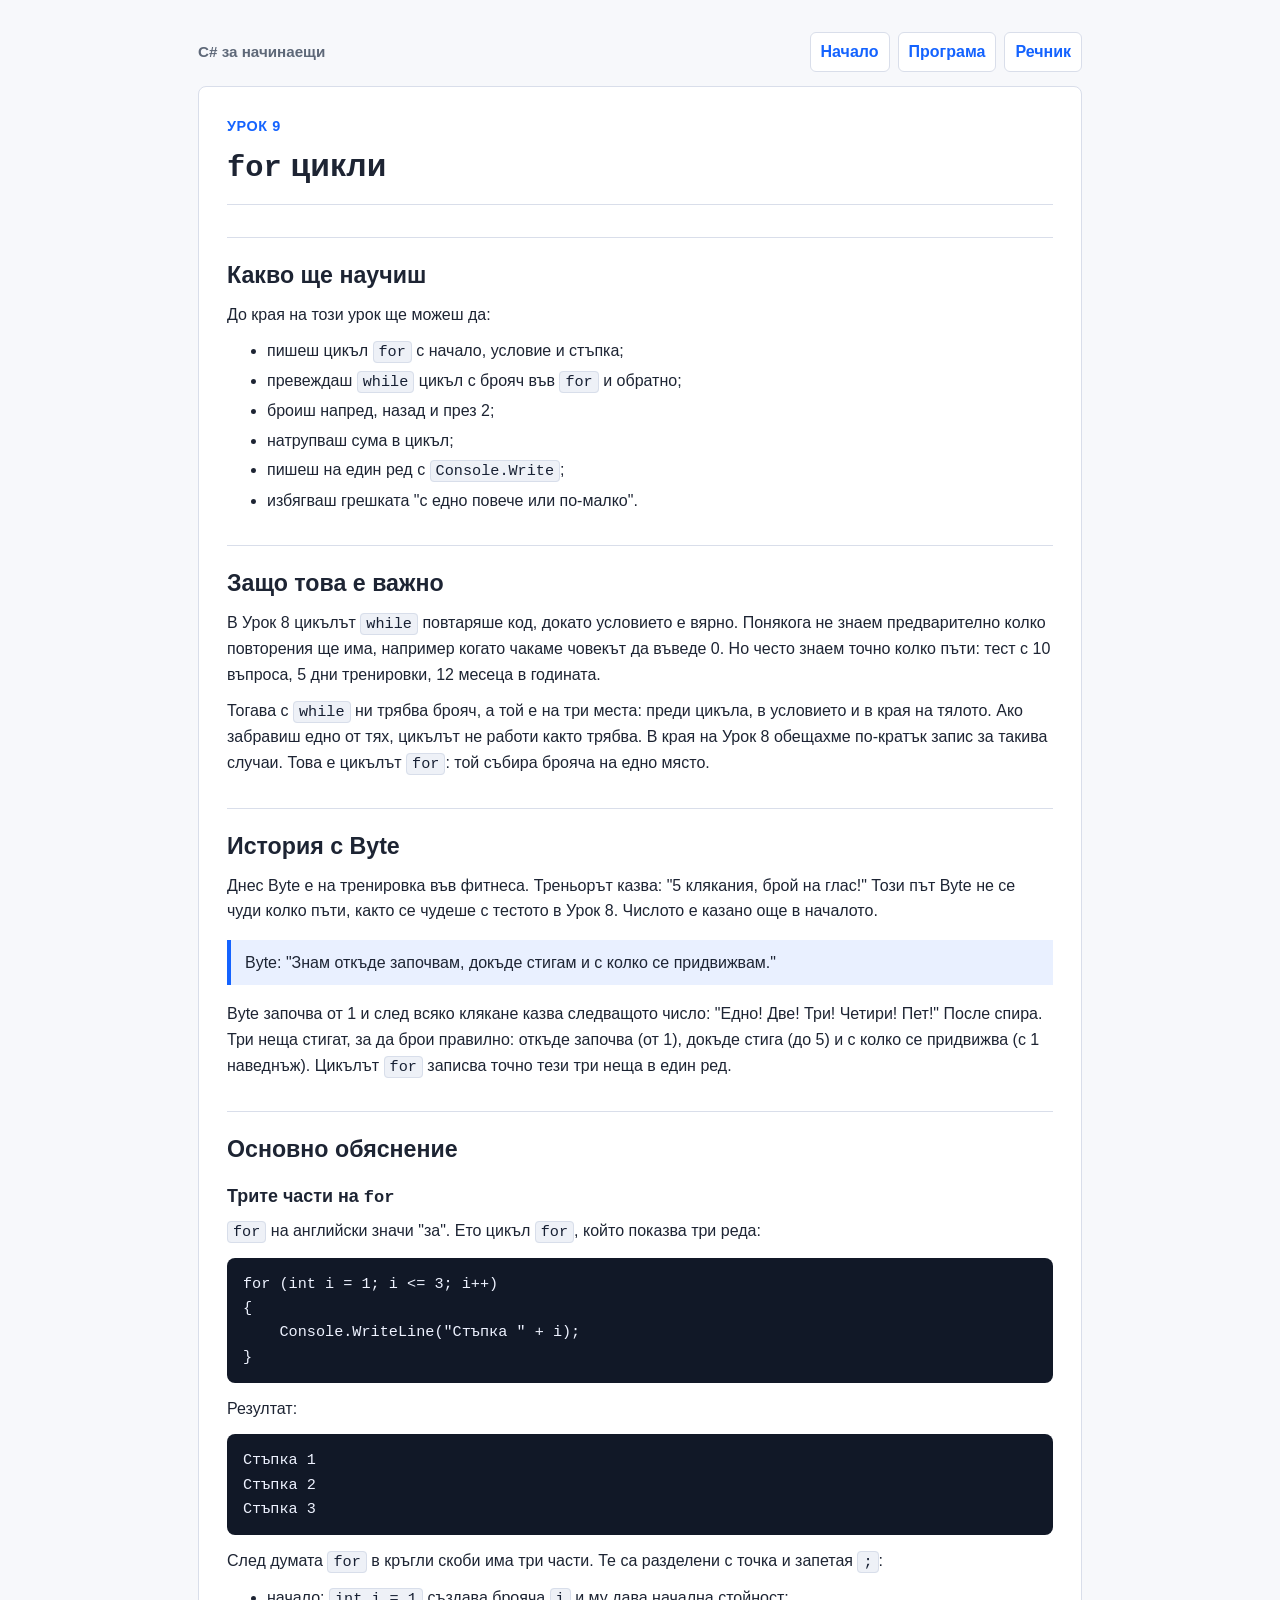
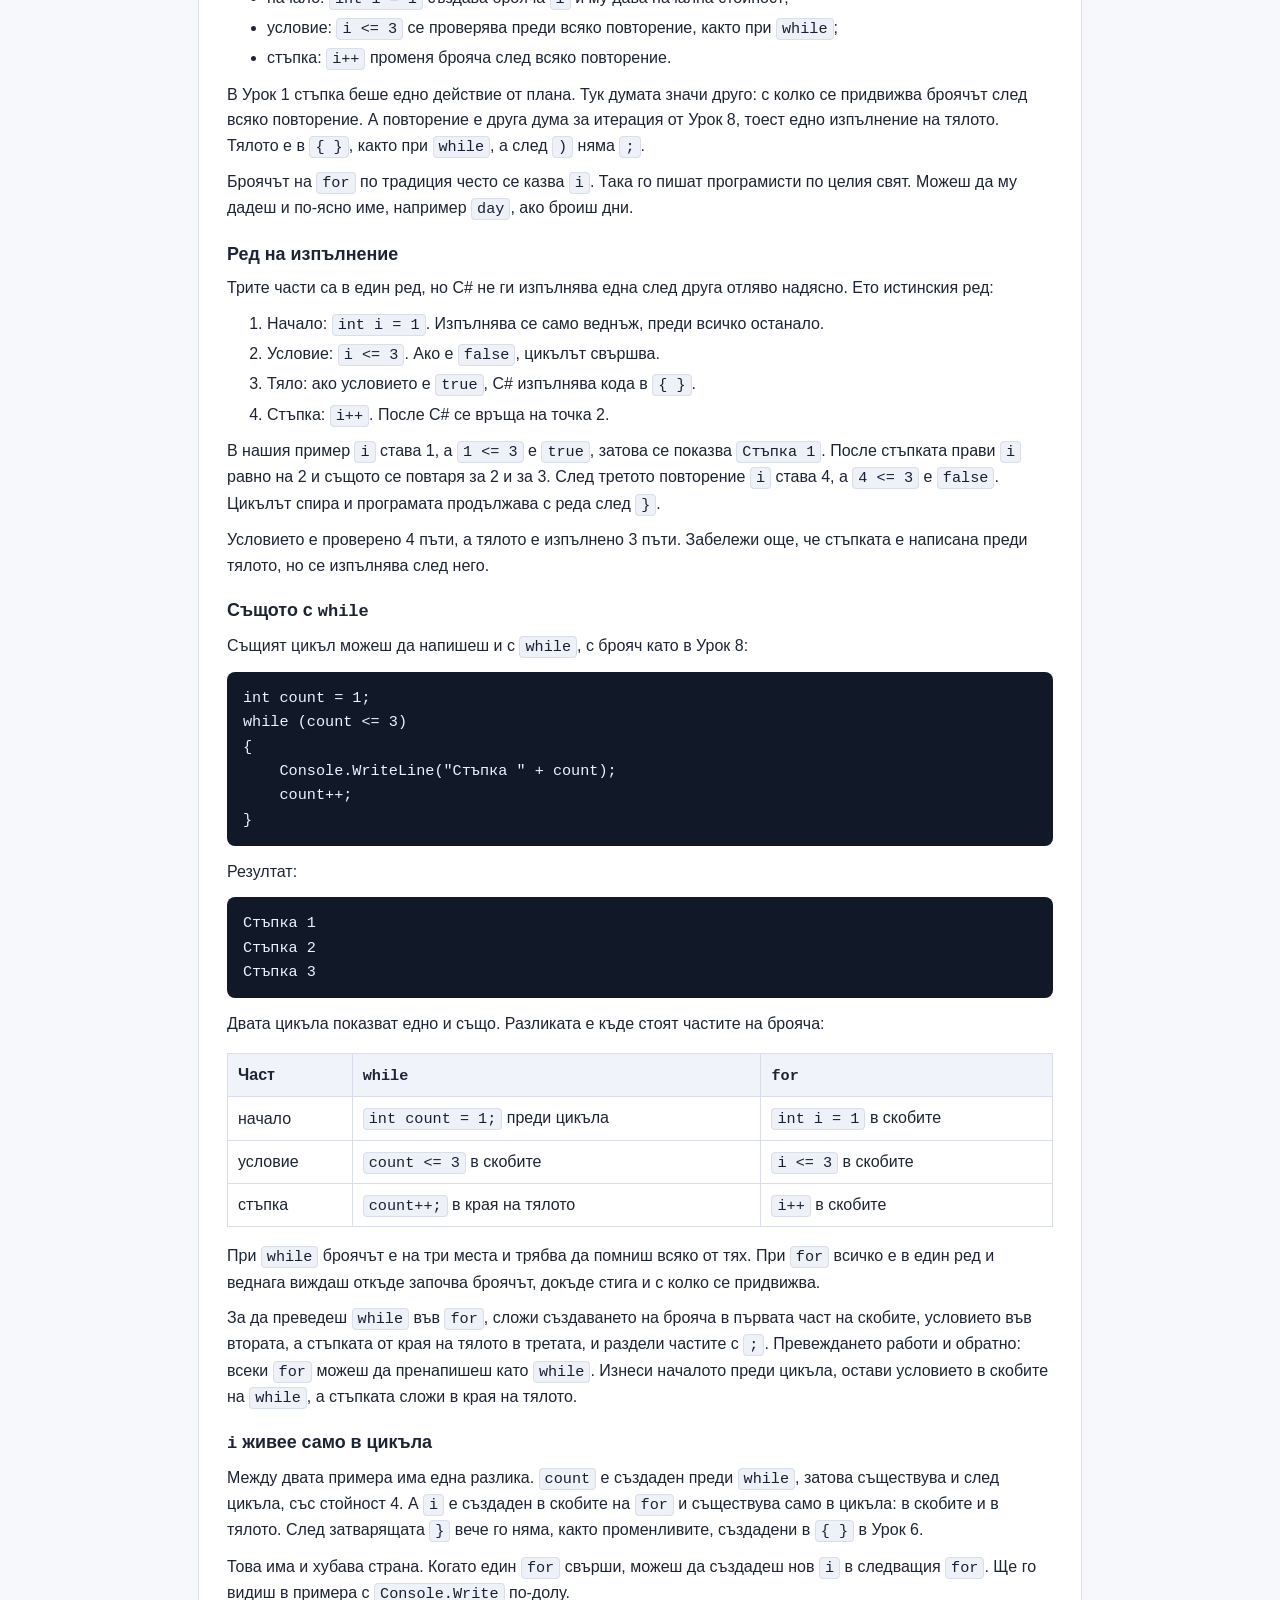
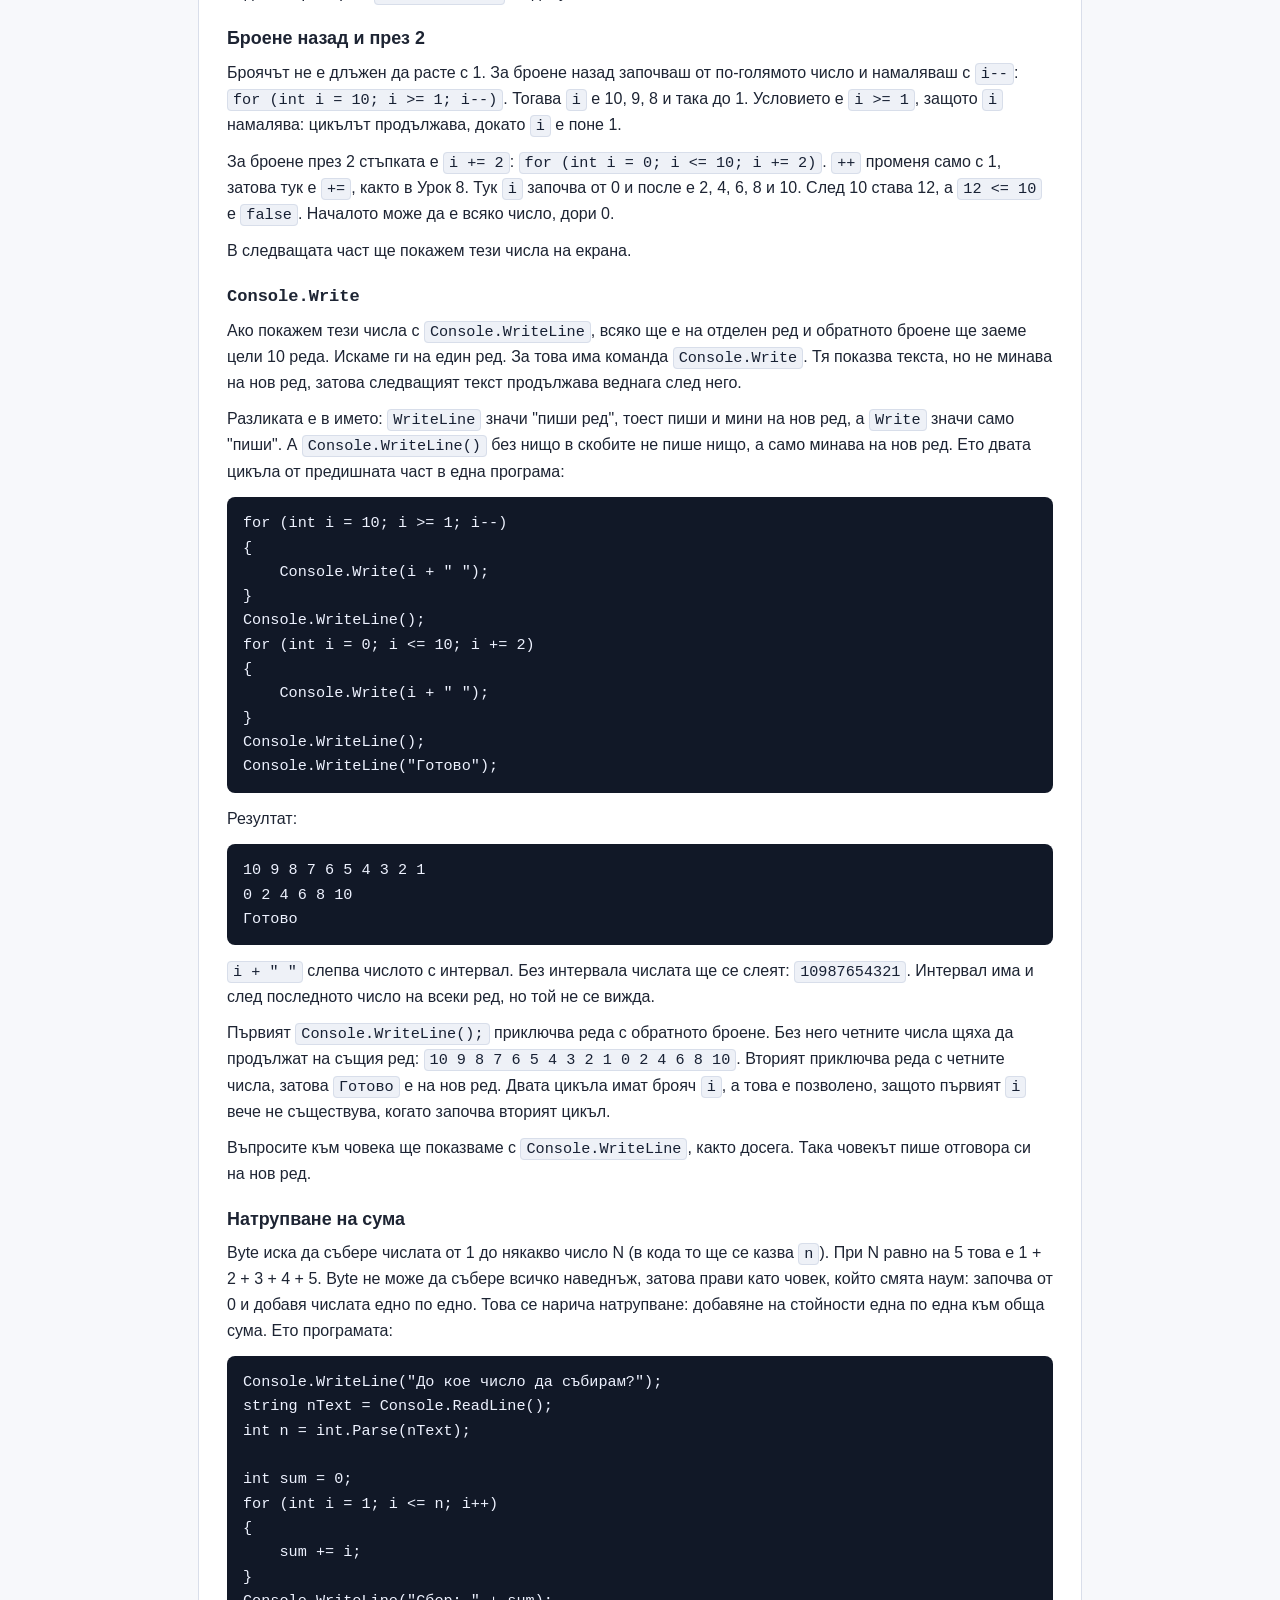
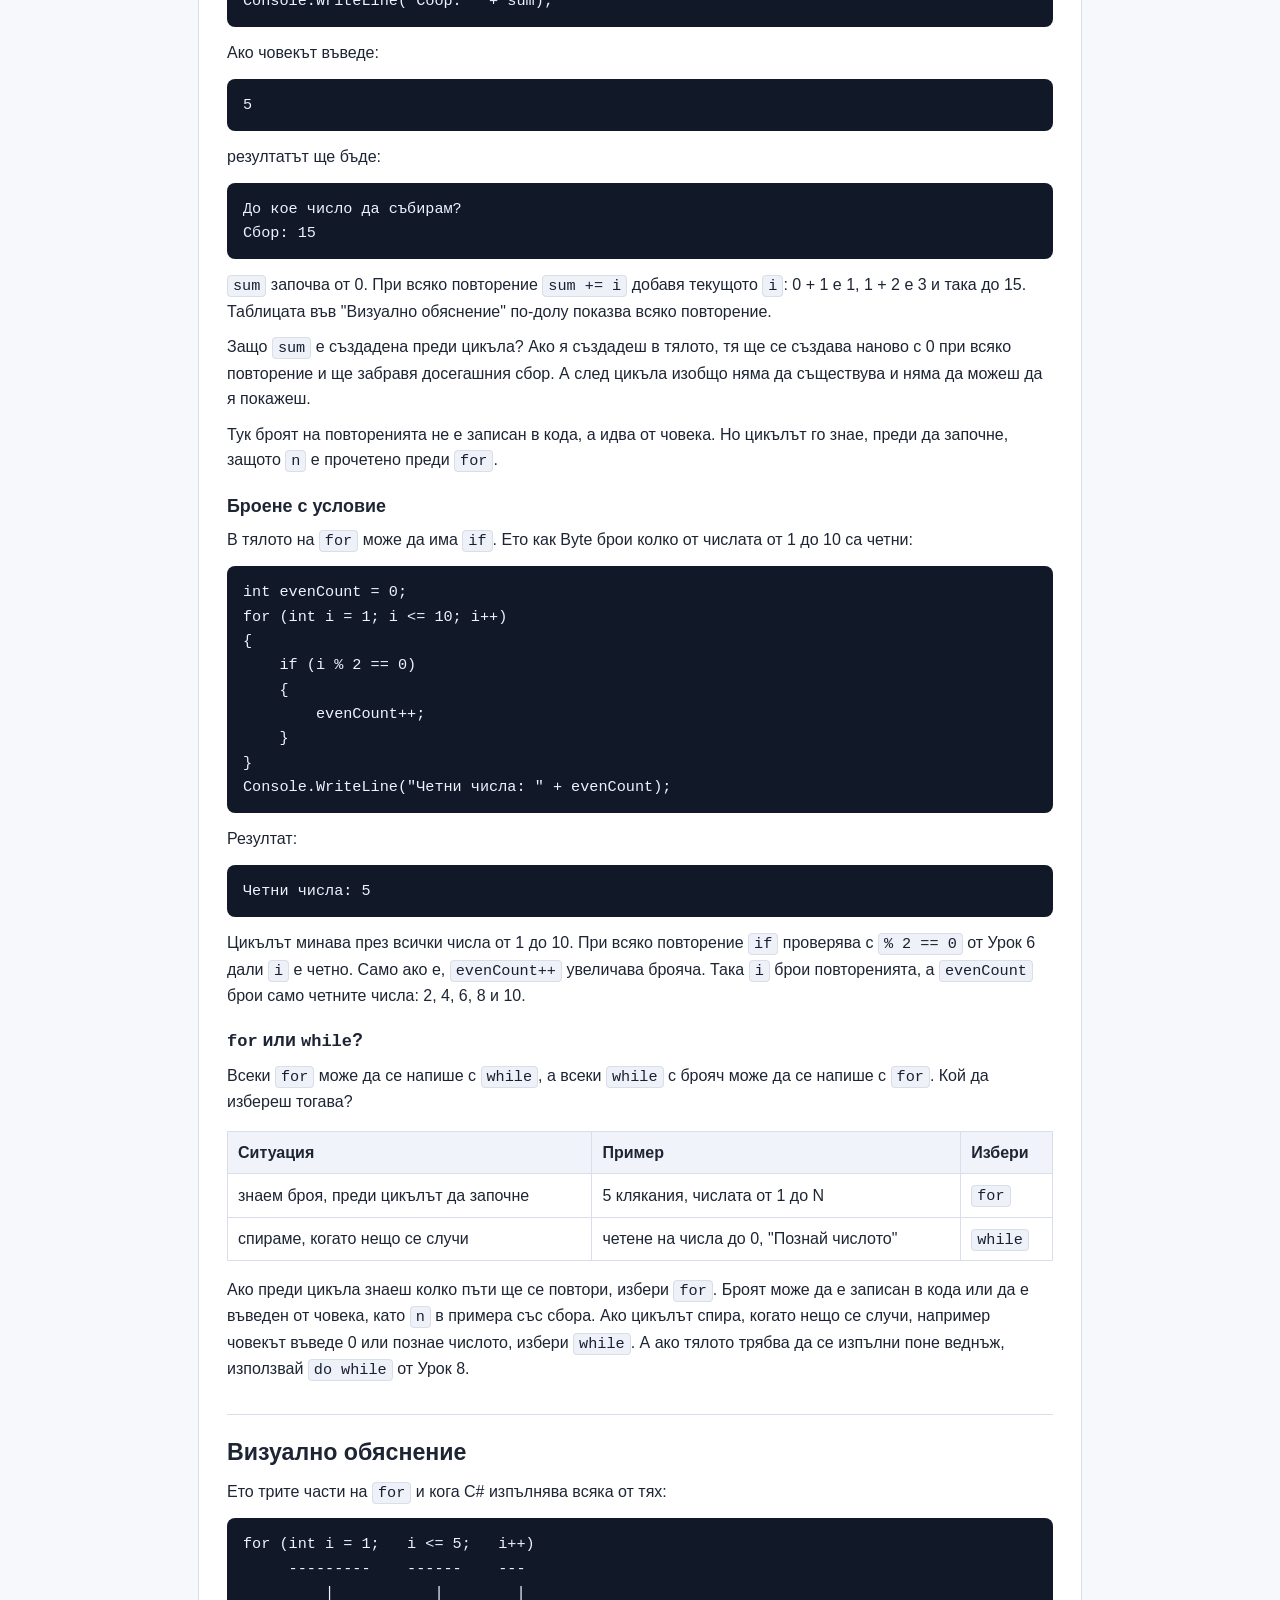
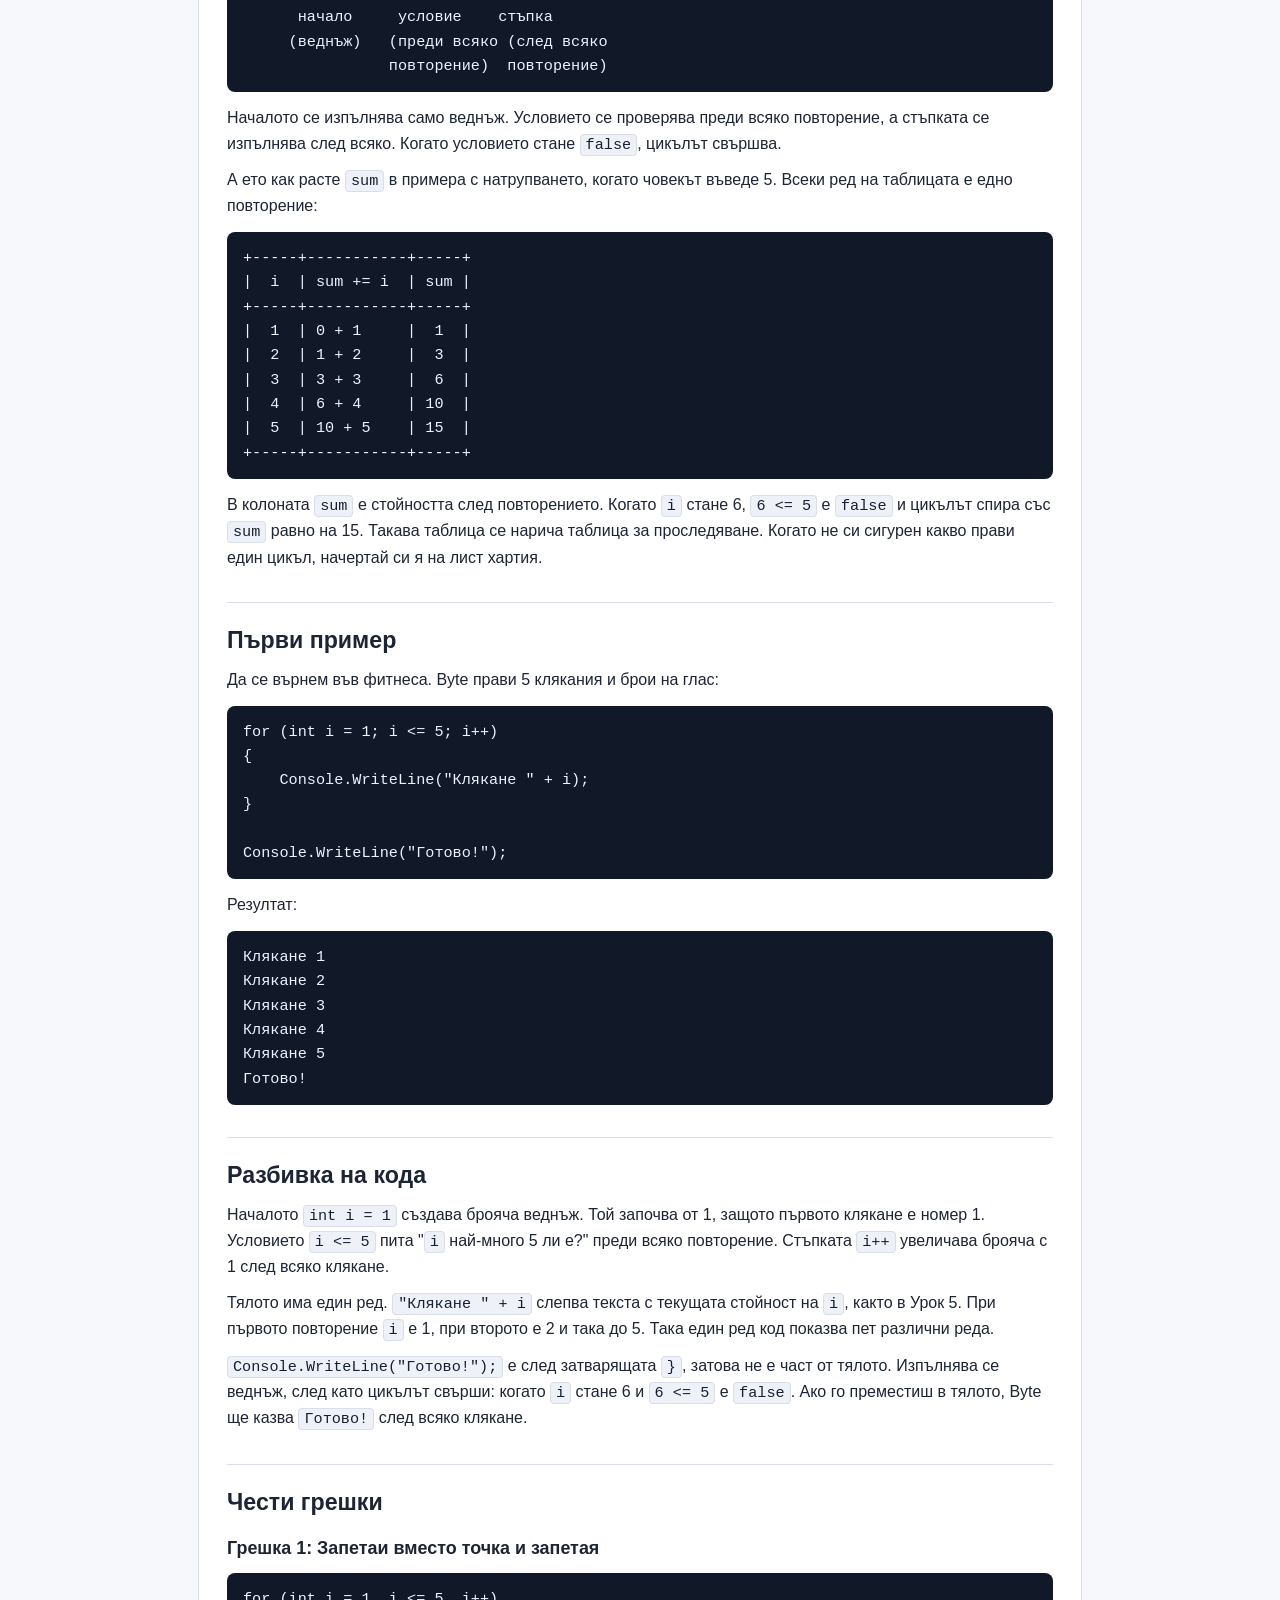
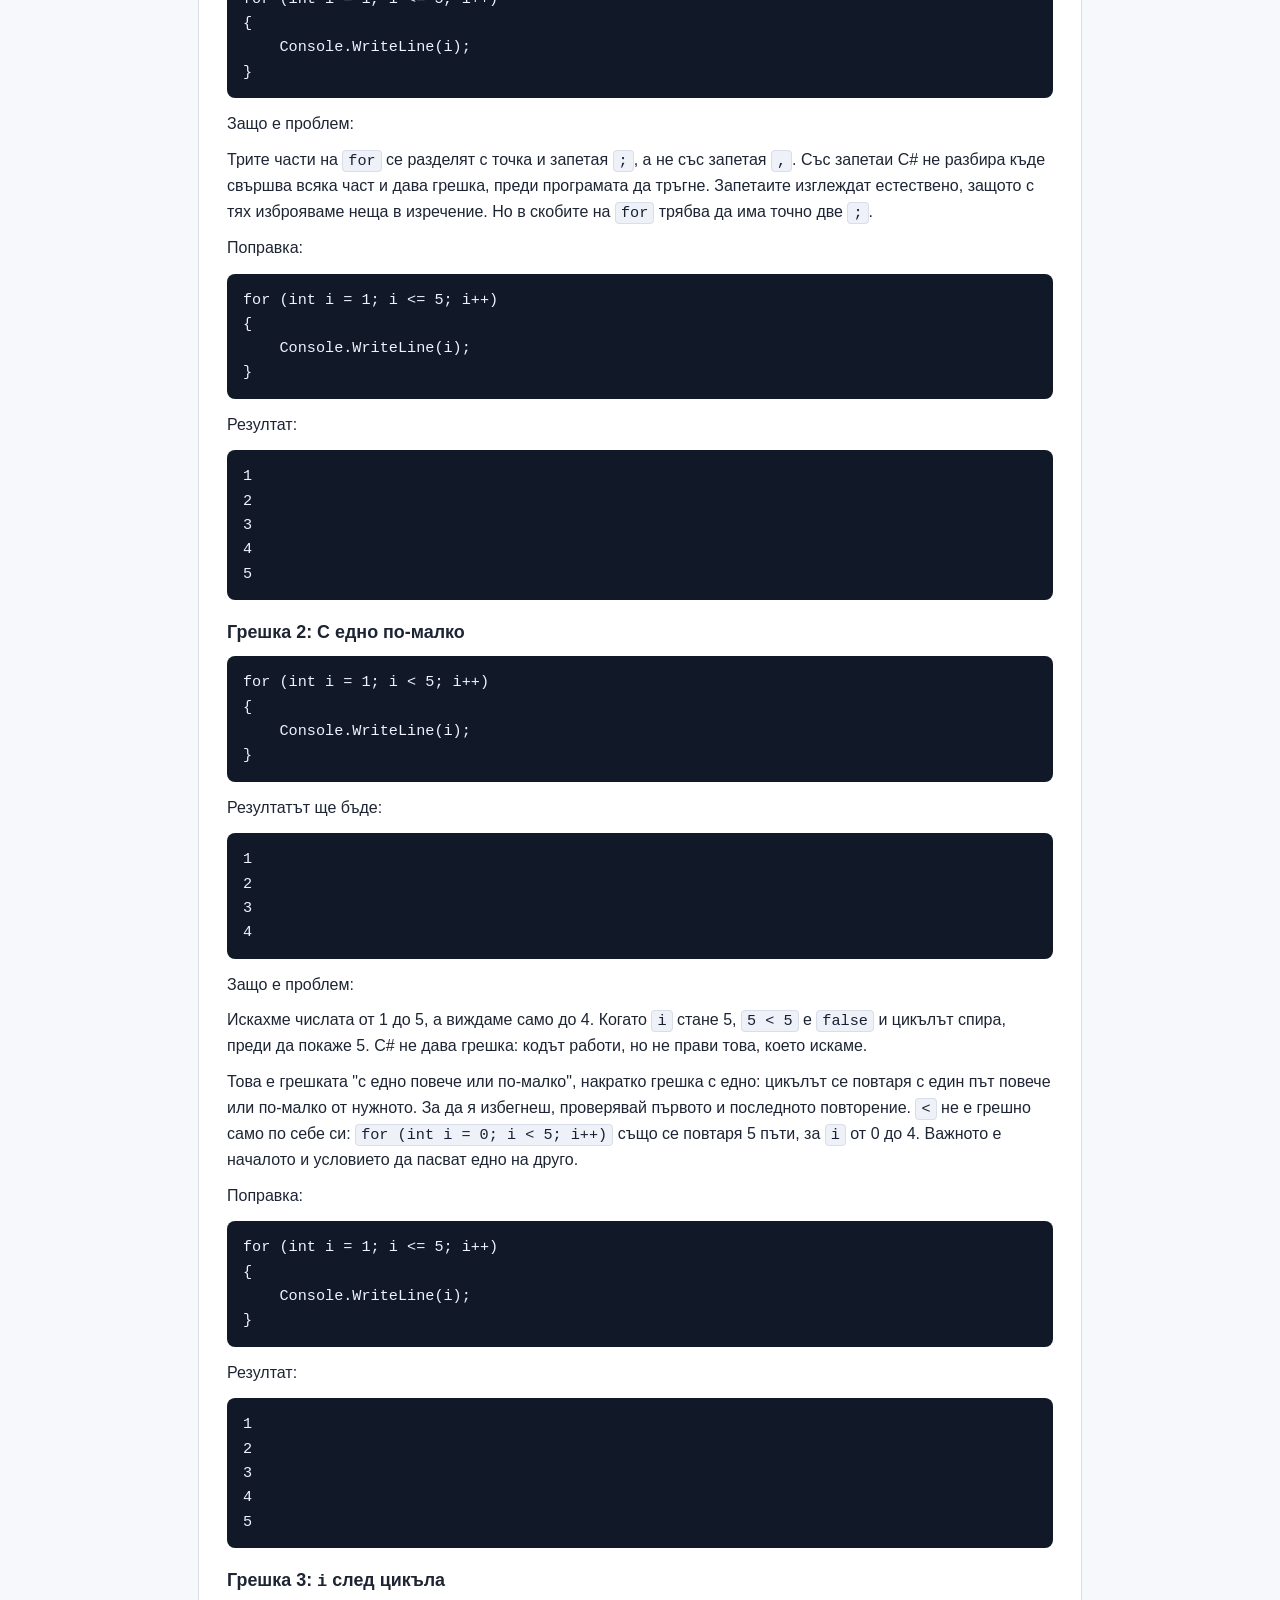
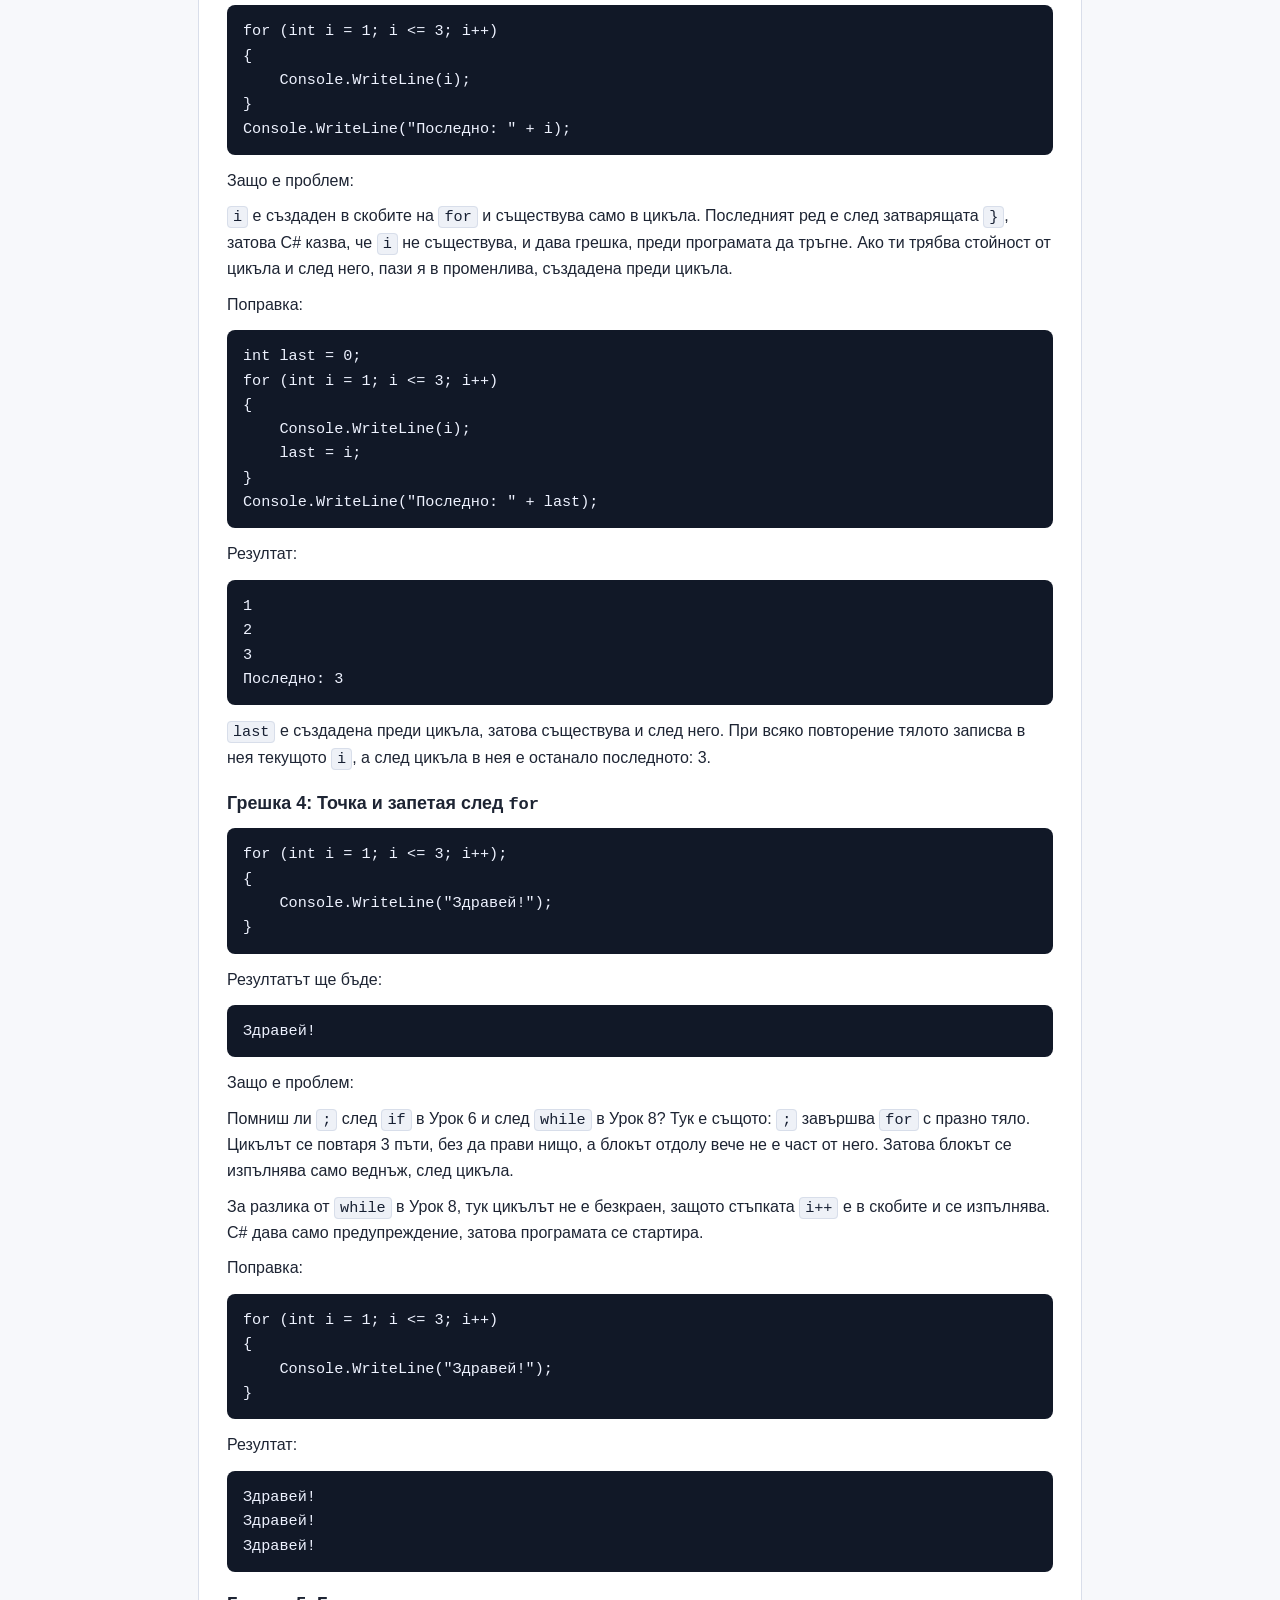
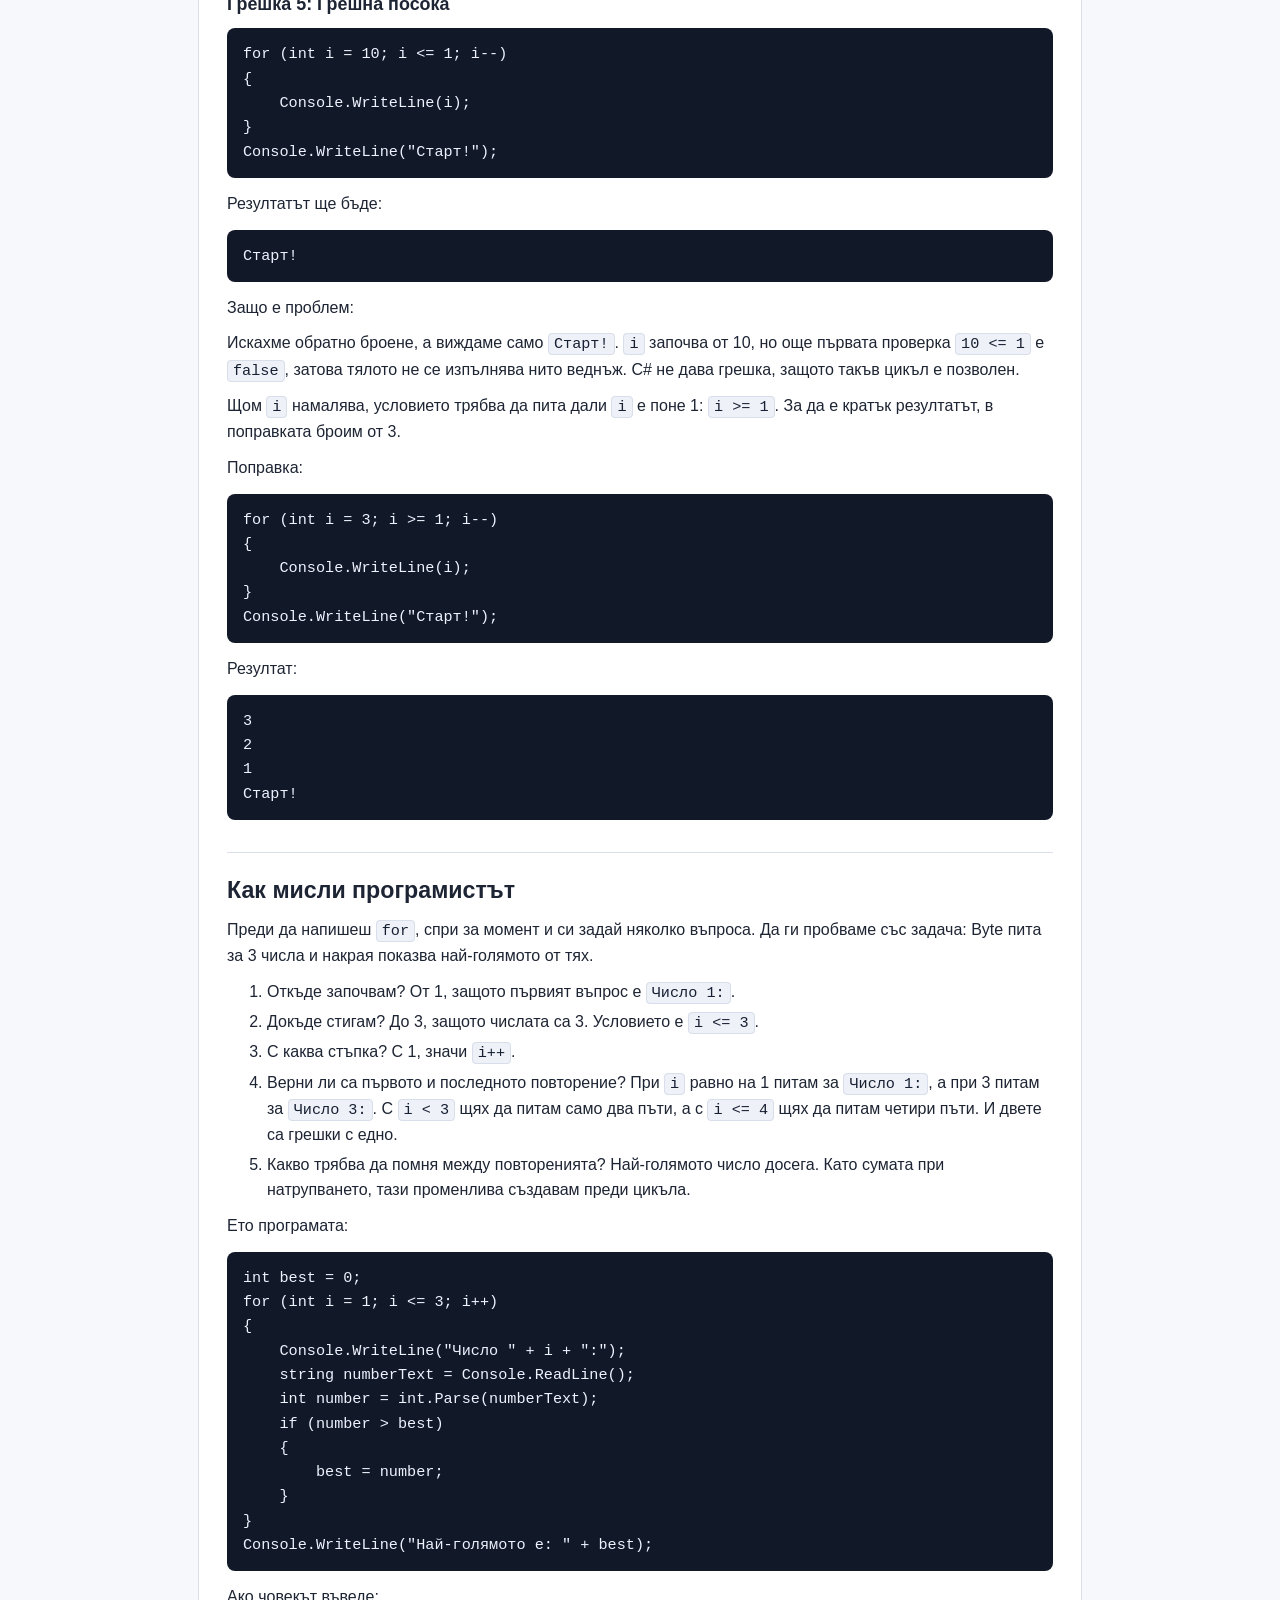
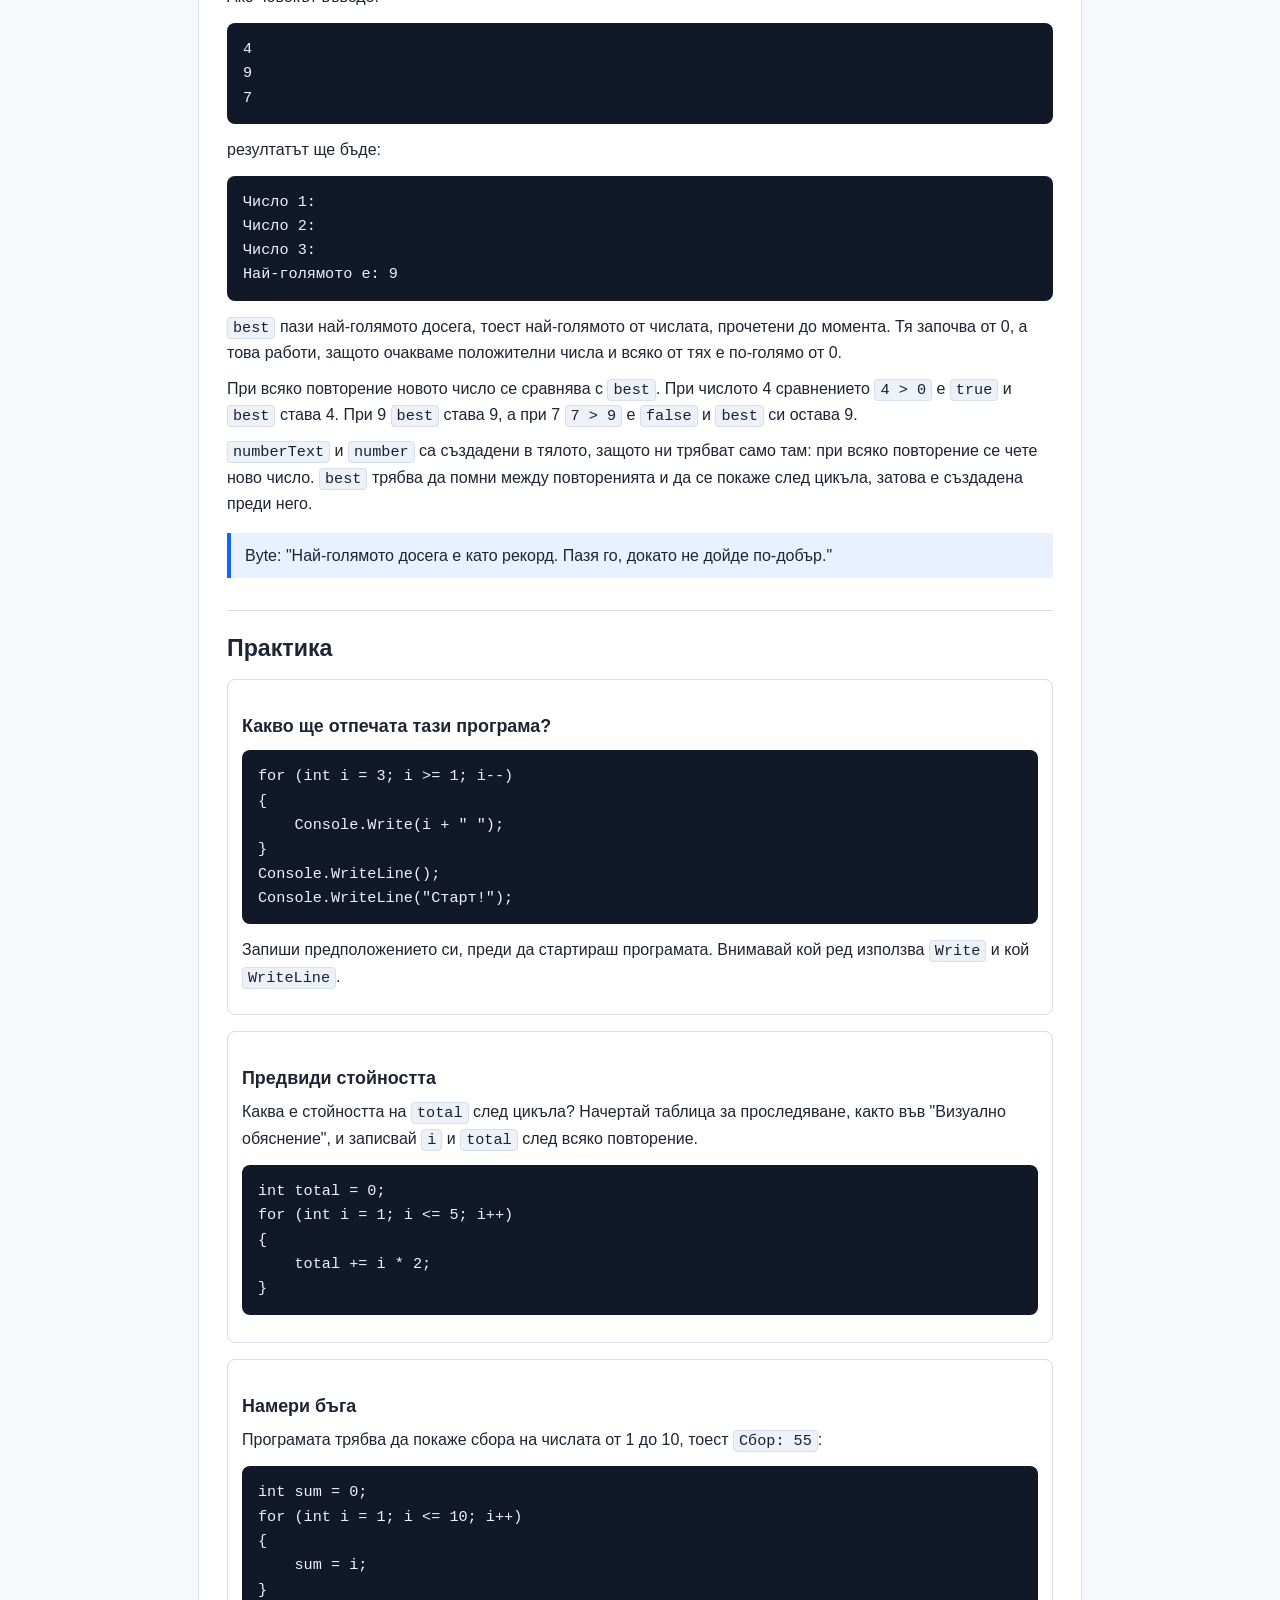
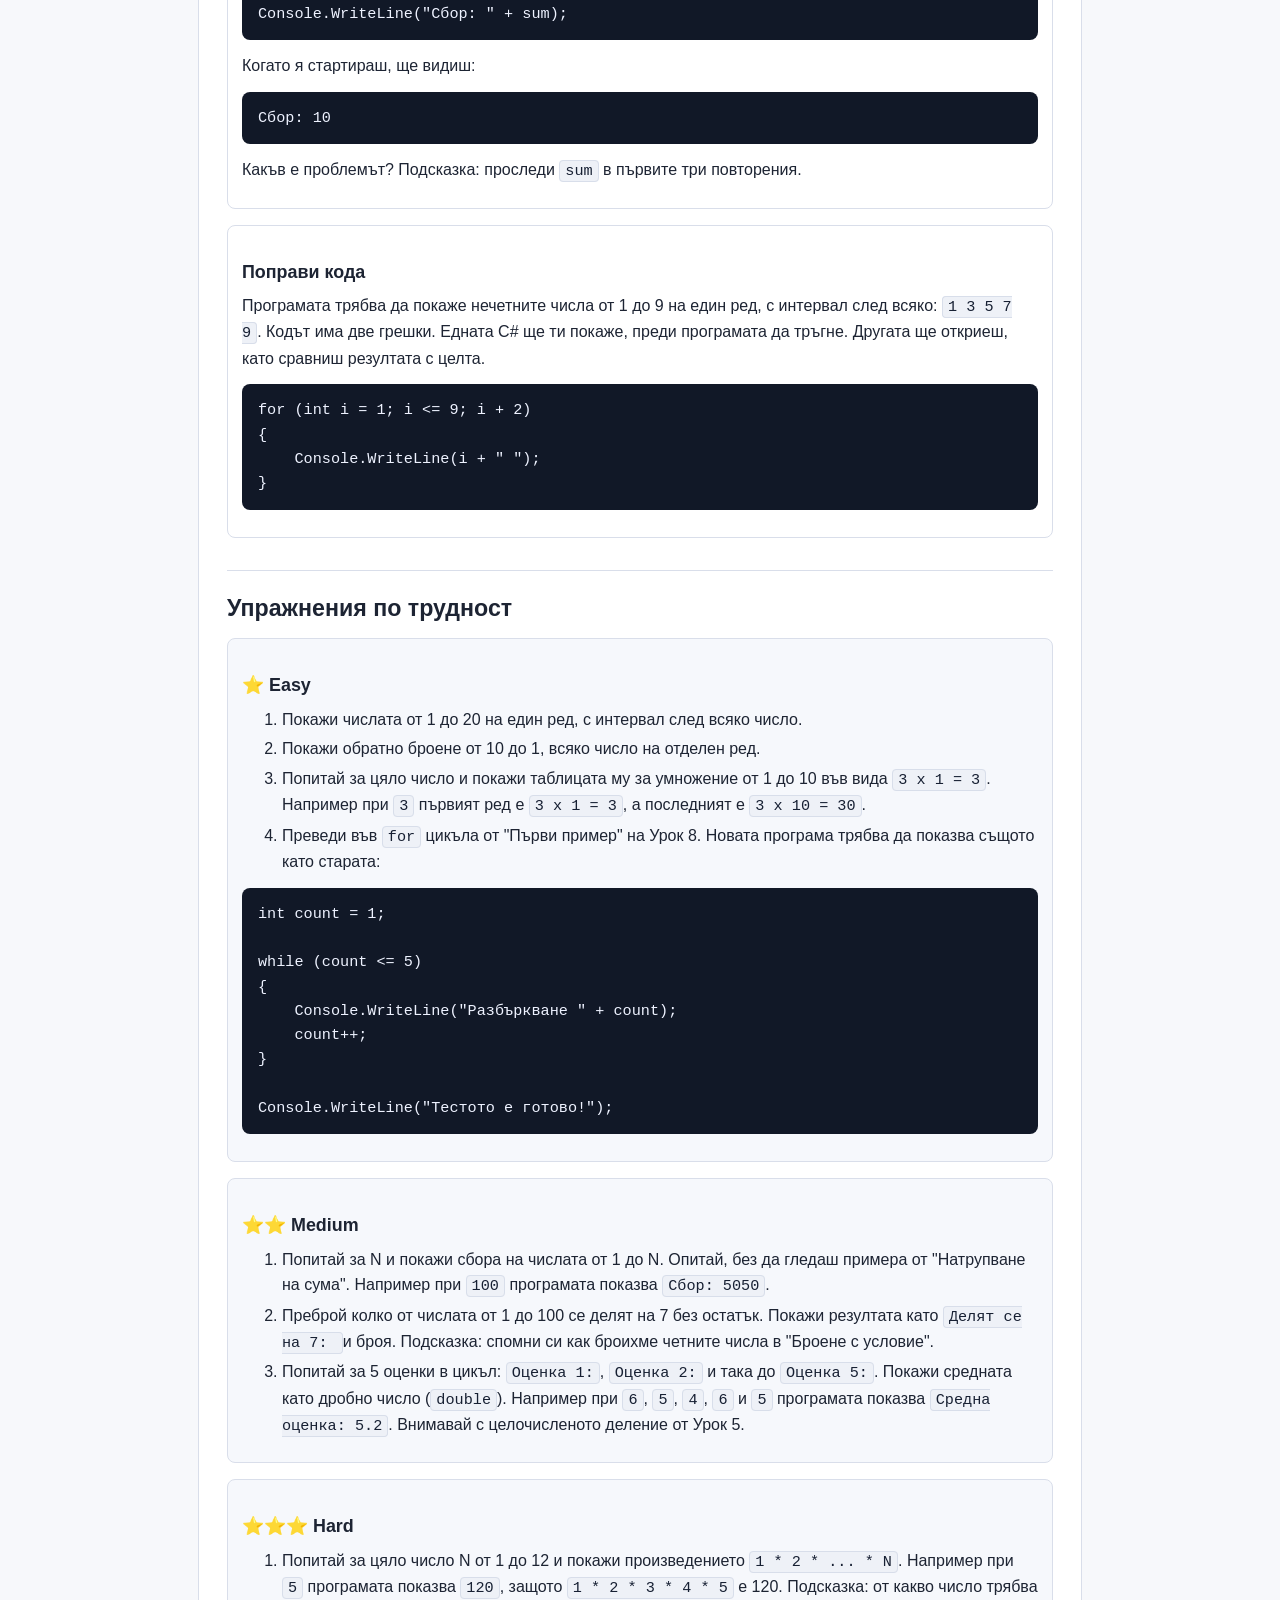
<file: csharp-for-beginners/html/lessons/lesson-09.html>
<!doctype html>
<html lang="bg">
<head>
  <meta charset="utf-8">
  <meta name="viewport" content="width=device-width, initial-scale=1">
  <meta http-equiv="Cache-Control" content="no-store, no-cache, must-revalidate, max-age=0">
  <meta http-equiv="Pragma" content="no-cache">
  <meta http-equiv="Expires" content="0">
  <title>Урок 9: for цикли</title>
  <link rel="stylesheet" href="../assets/course.css">
  <script>
    (function () {
      var version = Date.now().toString();

      function versionedUrl(href) {
        try {
          var url = new URL(href, window.location.href);
          if (url.origin !== window.location.origin) {
            return href;
          }
          url.searchParams.set("v", version);
          return url.href;
        } catch (error) {
          return href;
        }
      }

      function applyCacheBusting() {
        document.querySelectorAll("link[rel=\"stylesheet\"][href]").forEach(function (link) {
          link.setAttribute("href", versionedUrl(link.getAttribute("href")));
        });

        document.querySelectorAll("a[href]").forEach(function (link) {
          var href = link.getAttribute("href");
          if (/\.html(?:$|[?#])/.test(href)) {
            link.setAttribute("href", versionedUrl(href));
          }
        });
      }

      if (document.readyState === "loading") {
        document.addEventListener("DOMContentLoaded", applyCacheBusting);
      } else {
        applyCacheBusting();
      }
    }());
  </script>
</head>
<body>
  <main class="page">
    <nav class="top-nav" aria-label="Основна навигация">
      <div class="top-nav-title">C# за начинаещи</div>
      <div class="top-nav-links">
        <a href="../index.html">Начало</a>
        <a href="../docs/curriculum.html">Програма</a>
        <a href="../docs/glossary.html">Речник</a>
      </div>
    </nav>

    <article class="lesson">
      <header class="lesson-header">
        <div class="lesson-label">Урок 9</div>
        <h1><code>for</code> цикли</h1>
      </header>

      <section>
        <h2>Какво ще научиш</h2>
        <p>До края на този урок ще можеш да:</p>
        <ul>
          <li>пишеш цикъл <code>for</code> с начало, условие и стъпка;</li>
          <li>превеждаш <code>while</code> цикъл с брояч във <code>for</code> и обратно;</li>
          <li>броиш напред, назад и през 2;</li>
          <li>натрупваш сума в цикъл;</li>
          <li>пишеш на един ред с <code>Console.Write</code>;</li>
          <li>избягваш грешката "с едно повече или по-малко".</li>
        </ul>
      </section>

      <section>
        <h2>Защо това е важно</h2>
        <p>В Урок 8 цикълът <code>while</code> повтаряше код, докато условието е вярно. Понякога не знаем предварително колко повторения ще има, например когато чакаме човекът да въведе 0. Но често знаем точно колко пъти: тест с 10 въпроса, 5 дни тренировки, 12 месеца в годината.</p>
        <p>Тогава с <code>while</code> ни трябва брояч, а той е на три места: преди цикъла, в условието и в края на тялото. Ако забравиш едно от тях, цикълът не работи както трябва. В края на Урок 8 обещахме по-кратък запис за такива случаи. Това е цикълът <code>for</code>: той събира брояча на едно място.</p>
      </section>

      <section>
        <h2>История с Byte</h2>
        <p>Днес Byte е на тренировка във фитнеса. Треньорът казва: "5 клякания, брой на глас!" Този път Byte не се чуди колко пъти, както се чудеше с тестото в Урок 8. Числото е казано още в началото.</p>
        <blockquote>Byte: "Знам откъде започвам, докъде стигам и с колко се придвижвам."</blockquote>
        <p>Byte започва от 1 и след всяко клякане казва следващото число: "Едно! Две! Три! Четири! Пет!" После спира. Три неща стигат, за да брои правилно: откъде започва (от 1), докъде стига (до 5) и с колко се придвижва (с 1 наведнъж). Цикълът <code>for</code> записва точно тези три неща в един ред.</p>
      </section>

      <section>
        <h2>Основно обяснение</h2>
        <h3>Трите части на <code>for</code></h3>
        <p><code>for</code> на английски значи "за". Ето цикъл <code>for</code>, който показва три реда:</p>
        <pre><code class="language-csharp">for (int i = 1; i &lt;= 3; i++)
{
    Console.WriteLine("Стъпка " + i);
}</code></pre>
        <p>Резултат:</p>
        <pre><code>Стъпка 1
Стъпка 2
Стъпка 3</code></pre>
        <p>След думата <code>for</code> в кръгли скоби има три части. Те са разделени с точка и запетая <code>;</code>:</p>
        <ul>
          <li>начало: <code>int i = 1</code> създава брояча <code>i</code> и му дава начална стойност;</li>
          <li>условие: <code>i &lt;= 3</code> се проверява преди всяко повторение, както при <code>while</code>;</li>
          <li>стъпка: <code>i++</code> променя брояча след всяко повторение.</li>
        </ul>
        <p>В Урок 1 стъпка беше едно действие от плана. Тук думата значи друго: с колко се придвижва броячът след всяко повторение. А повторение е друга дума за итерация от Урок 8, тоест едно изпълнение на тялото. Тялото е в <code>{ }</code>, както при <code>while</code>, а след <code>)</code> няма <code>;</code>.</p>
        <p>Броячът на <code>for</code> по традиция често се казва <code>i</code>. Така го пишат програмисти по целия свят. Можеш да му дадеш и по-ясно име, например <code>day</code>, ако броиш дни.</p>

        <h3>Ред на изпълнение</h3>
        <p>Трите части са в един ред, но C# не ги изпълнява една след друга отляво надясно. Ето истинския ред:</p>
        <ol>
          <li>Начало: <code>int i = 1</code>. Изпълнява се само веднъж, преди всичко останало.</li>
          <li>Условие: <code>i &lt;= 3</code>. Ако е <code>false</code>, цикълът свършва.</li>
          <li>Тяло: ако условието е <code>true</code>, C# изпълнява кода в <code>{ }</code>.</li>
          <li>Стъпка: <code>i++</code>. После C# се връща на точка 2.</li>
        </ol>
        <p>В нашия пример <code>i</code> става 1, а <code>1 &lt;= 3</code> е <code>true</code>, затова се показва <code>Стъпка 1</code>. После стъпката прави <code>i</code> равно на 2 и същото се повтаря за 2 и за 3. След третото повторение <code>i</code> става 4, а <code>4 &lt;= 3</code> е <code>false</code>. Цикълът спира и програмата продължава с реда след <code>}</code>.</p>
        <p>Условието е проверено 4 пъти, а тялото е изпълнено 3 пъти. Забележи още, че стъпката е написана преди тялото, но се изпълнява след него.</p>

        <h3>Същото с <code>while</code></h3>
        <p>Същият цикъл можеш да напишеш и с <code>while</code>, с брояч като в Урок 8:</p>
        <pre><code class="language-csharp">int count = 1;
while (count &lt;= 3)
{
    Console.WriteLine("Стъпка " + count);
    count++;
}</code></pre>
        <p>Резултат:</p>
        <pre><code>Стъпка 1
Стъпка 2
Стъпка 3</code></pre>
        <p>Двата цикъла показват едно и също. Разликата е къде стоят частите на брояча:</p>
        <table>
          <thead>
            <tr><th>Част</th><th><code>while</code></th><th><code>for</code></th></tr>
          </thead>
          <tbody>
            <tr><td>начало</td><td><code>int count = 1;</code> преди цикъла</td><td><code>int i = 1</code> в скобите</td></tr>
            <tr><td>условие</td><td><code>count &lt;= 3</code> в скобите</td><td><code>i &lt;= 3</code> в скобите</td></tr>
            <tr><td>стъпка</td><td><code>count++;</code> в края на тялото</td><td><code>i++</code> в скобите</td></tr>
          </tbody>
        </table>
        <p>При <code>while</code> броячът е на три места и трябва да помниш всяко от тях. При <code>for</code> всичко е в един ред и веднага виждаш откъде започва броячът, докъде стига и с колко се придвижва.</p>
        <p>За да преведеш <code>while</code> във <code>for</code>, сложи създаването на брояча в първата част на скобите, условието във втората, а стъпката от края на тялото в третата, и раздели частите с <code>;</code>. Превеждането работи и обратно: всеки <code>for</code> можеш да пренапишеш като <code>while</code>. Изнеси началото преди цикъла, остави условието в скобите на <code>while</code>, а стъпката сложи в края на тялото.</p>

        <h3><code>i</code> живее само в цикъла</h3>
        <p>Между двата примера има една разлика. <code>count</code> е създаден преди <code>while</code>, затова съществува и след цикъла, със стойност 4. А <code>i</code> е създаден в скобите на <code>for</code> и съществува само в цикъла: в скобите и в тялото. След затварящата <code>}</code> вече го няма, както променливите, създадени в <code>{ }</code> в Урок 6.</p>
        <p>Това има и хубава страна. Когато един <code>for</code> свърши, можеш да създадеш нов <code>i</code> в следващия <code>for</code>. Ще го видиш в примера с <code>Console.Write</code> по-долу.</p>

        <h3>Броене назад и през 2</h3>
        <p>Броячът не е длъжен да расте с 1. За броене назад започваш от по-голямото число и намаляваш с <code>i--</code>: <code>for (int i = 10; i &gt;= 1; i--)</code>. Тогава <code>i</code> е 10, 9, 8 и така до 1. Условието е <code>i &gt;= 1</code>, защото <code>i</code> намалява: цикълът продължава, докато <code>i</code> е поне 1.</p>
        <p>За броене през 2 стъпката е <code>i += 2</code>: <code>for (int i = 0; i &lt;= 10; i += 2)</code>. <code>++</code> променя само с 1, затова тук е <code>+=</code>, както в Урок 8. Тук <code>i</code> започва от 0 и после е 2, 4, 6, 8 и 10. След 10 става 12, а <code>12 &lt;= 10</code> е <code>false</code>. Началото може да е всяко число, дори 0.</p>
        <p>В следващата част ще покажем тези числа на екрана.</p>

        <h3><code>Console.Write</code></h3>
        <p>Ако покажем тези числа с <code>Console.WriteLine</code>, всяко ще е на отделен ред и обратното броене ще заеме цели 10 реда. Искаме ги на един ред. За това има команда <code>Console.Write</code>. Тя показва текста, но не минава на нов ред, затова следващият текст продължава веднага след него.</p>
        <p>Разликата е в името: <code>WriteLine</code> значи "пиши ред", тоест пиши и мини на нов ред, а <code>Write</code> значи само "пиши". А <code>Console.WriteLine()</code> без нищо в скобите не пише нищо, а само минава на нов ред. Ето двата цикъла от предишната част в една програма:</p>
        <pre><code class="language-csharp">for (int i = 10; i &gt;= 1; i--)
{
    Console.Write(i + " ");
}
Console.WriteLine();
for (int i = 0; i &lt;= 10; i += 2)
{
    Console.Write(i + " ");
}
Console.WriteLine();
Console.WriteLine("Готово");</code></pre>
        <p>Резултат:</p>
        <pre><code>10 9 8 7 6 5 4 3 2 1
0 2 4 6 8 10
Готово</code></pre>
        <p><code>i + " "</code> слепва числото с интервал. Без интервала числата ще се слеят: <code>10987654321</code>. Интервал има и след последното число на всеки ред, но той не се вижда.</p>
        <p>Първият <code>Console.WriteLine();</code> приключва реда с обратното броене. Без него четните числа щяха да продължат на същия ред: <code>10 9 8 7 6 5 4 3 2 1 0 2 4 6 8 10</code>. Вторият приключва реда с четните числа, затова <code>Готово</code> е на нов ред. Двата цикъла имат брояч <code>i</code>, а това е позволено, защото първият <code>i</code> вече не съществува, когато започва вторият цикъл.</p>
        <p>Въпросите към човека ще показваме с <code>Console.WriteLine</code>, както досега. Така човекът пише отговора си на нов ред.</p>

        <h3>Натрупване на сума</h3>
        <p>Byte иска да събере числата от 1 до някакво число N (в кода то ще се казва <code>n</code>). При N равно на 5 това е 1 + 2 + 3 + 4 + 5. Byte не може да събере всичко наведнъж, затова прави като човек, който смята наум: започва от 0 и добавя числата едно по едно. Това се нарича натрупване: добавяне на стойности една по една към обща сума. Ето програмата:</p>
        <pre><code class="language-csharp">Console.WriteLine("До кое число да събирам?");
string nText = Console.ReadLine();
int n = int.Parse(nText);

int sum = 0;
for (int i = 1; i &lt;= n; i++)
{
    sum += i;
}
Console.WriteLine("Сбор: " + sum);</code></pre>
        <p>Ако човекът въведе:</p>
        <pre><code>5</code></pre>
        <p>резултатът ще бъде:</p>
        <pre><code>До кое число да събирам?
Сбор: 15</code></pre>
        <p><code>sum</code> започва от 0. При всяко повторение <code>sum += i</code> добавя текущото <code>i</code>: 0 + 1 е 1, 1 + 2 е 3 и така до 15. Таблицата във "Визуално обяснение" по-долу показва всяко повторение.</p>
        <p>Защо <code>sum</code> е създадена преди цикъла? Ако я създадеш в тялото, тя ще се създава наново с 0 при всяко повторение и ще забравя досегашния сбор. А след цикъла изобщо няма да съществува и няма да можеш да я покажеш.</p>
        <p>Тук броят на повторенията не е записан в кода, а идва от човека. Но цикълът го знае, преди да започне, защото <code>n</code> е прочетено преди <code>for</code>.</p>

        <h3>Броене с условие</h3>
        <p>В тялото на <code>for</code> може да има <code>if</code>. Ето как Byte брои колко от числата от 1 до 10 са четни:</p>
        <pre><code class="language-csharp">int evenCount = 0;
for (int i = 1; i &lt;= 10; i++)
{
    if (i % 2 == 0)
    {
        evenCount++;
    }
}
Console.WriteLine("Четни числа: " + evenCount);</code></pre>
        <p>Резултат:</p>
        <pre><code>Четни числа: 5</code></pre>
        <p>Цикълът минава през всички числа от 1 до 10. При всяко повторение <code>if</code> проверява с <code>% 2 == 0</code> от Урок 6 дали <code>i</code> е четно. Само ако е, <code>evenCount++</code> увеличава брояча. Така <code>i</code> брои повторенията, а <code>evenCount</code> брои само четните числа: 2, 4, 6, 8 и 10.</p>

        <h3><code>for</code> или <code>while</code>?</h3>
        <p>Всеки <code>for</code> може да се напише с <code>while</code>, а всеки <code>while</code> с брояч може да се напише с <code>for</code>. Кой да избереш тогава?</p>
        <table>
          <thead>
            <tr><th>Ситуация</th><th>Пример</th><th>Избери</th></tr>
          </thead>
          <tbody>
            <tr><td>знаем броя, преди цикълът да започне</td><td>5 клякания, числата от 1 до N</td><td><code>for</code></td></tr>
            <tr><td>спираме, когато нещо се случи</td><td>четене на числа до 0, "Познай числото"</td><td><code>while</code></td></tr>
          </tbody>
        </table>
        <p>Ако преди цикъла знаеш колко пъти ще се повтори, избери <code>for</code>. Броят може да е записан в кода или да е въведен от човека, като <code>n</code> в примера със сбора. Ако цикълът спира, когато нещо се случи, например човекът въведе 0 или познае числото, избери <code>while</code>. А ако тялото трябва да се изпълни поне веднъж, използвай <code>do while</code> от Урок 8.</p>
      </section>

      <section>
        <h2>Визуално обяснение</h2>
        <p>Ето трите части на <code>for</code> и кога C# изпълнява всяка от тях:</p>
        <pre><code>for (int i = 1;   i &lt;= 5;   i++)
     ---------    ------    ---
         |           |        |
      начало     условие    стъпка
     (веднъж)   (преди всяко (след всяко
                повторение)  повторение)</code></pre>
        <p>Началото се изпълнява само веднъж. Условието се проверява преди всяко повторение, а стъпката се изпълнява след всяко. Когато условието стане <code>false</code>, цикълът свършва.</p>
        <p>А ето как расте <code>sum</code> в примера с натрупването, когато човекът въведе 5. Всеки ред на таблицата е едно повторение:</p>
        <pre><code>+-----+-----------+-----+
|  i  | sum += i  | sum |
+-----+-----------+-----+
|  1  | 0 + 1     |  1  |
|  2  | 1 + 2     |  3  |
|  3  | 3 + 3     |  6  |
|  4  | 6 + 4     | 10  |
|  5  | 10 + 5    | 15  |
+-----+-----------+-----+</code></pre>
        <p>В колоната <code>sum</code> е стойността след повторението. Когато <code>i</code> стане 6, <code>6 &lt;= 5</code> е <code>false</code> и цикълът спира със <code>sum</code> равно на 15. Такава таблица се нарича таблица за проследяване. Когато не си сигурен какво прави един цикъл, начертай си я на лист хартия.</p>
      </section>

      <section>
        <h2>Първи пример</h2>
        <p>Да се върнем във фитнеса. Byte прави 5 клякания и брои на глас:</p>
        <pre><code class="language-csharp">for (int i = 1; i &lt;= 5; i++)
{
    Console.WriteLine("Клякане " + i);
}

Console.WriteLine("Готово!");</code></pre>
        <p>Резултат:</p>
        <pre><code>Клякане 1
Клякане 2
Клякане 3
Клякане 4
Клякане 5
Готово!</code></pre>
      </section>

      <section>
        <h2>Разбивка на кода</h2>
        <p>Началото <code>int i = 1</code> създава брояча веднъж. Той започва от 1, защото първото клякане е номер 1. Условието <code>i &lt;= 5</code> пита "<code>i</code> най-много 5 ли е?" преди всяко повторение. Стъпката <code>i++</code> увеличава брояча с 1 след всяко клякане.</p>
        <p>Тялото има един ред. <code>"Клякане " + i</code> слепва текста с текущата стойност на <code>i</code>, както в Урок 5. При първото повторение <code>i</code> е 1, при второто е 2 и така до 5. Така един ред код показва пет различни реда.</p>
        <p><code>Console.WriteLine("Готово!");</code> е след затварящата <code>}</code>, затова не е част от тялото. Изпълнява се веднъж, след като цикълът свърши: когато <code>i</code> стане 6 и <code>6 &lt;= 5</code> е <code>false</code>. Ако го преместиш в тялото, Byte ще казва <code>Готово!</code> след всяко клякане.</p>
      </section>

      <section>
        <h2>Чести грешки</h2>
        <h3>Грешка 1: Запетаи вместо точка и запетая</h3>
        <pre><code class="language-csharp">for (int i = 1, i &lt;= 5, i++)
{
    Console.WriteLine(i);
}</code></pre>
        <p>Защо е проблем:</p>
        <p>Трите части на <code>for</code> се разделят с точка и запетая <code>;</code>, а не със запетая <code>,</code>. Със запетаи C# не разбира къде свършва всяка част и дава грешка, преди програмата да тръгне. Запетаите изглеждат естествено, защото с тях изброяваме неща в изречение. Но в скобите на <code>for</code> трябва да има точно две <code>;</code>.</p>
        <p>Поправка:</p>
        <pre><code class="language-csharp">for (int i = 1; i &lt;= 5; i++)
{
    Console.WriteLine(i);
}</code></pre>
        <p>Резултат:</p>
        <pre><code>1
2
3
4
5</code></pre>

        <h3>Грешка 2: С едно по-малко</h3>
        <pre><code class="language-csharp">for (int i = 1; i &lt; 5; i++)
{
    Console.WriteLine(i);
}</code></pre>
        <p>Резултатът ще бъде:</p>
        <pre><code>1
2
3
4</code></pre>
        <p>Защо е проблем:</p>
        <p>Искахме числата от 1 до 5, а виждаме само до 4. Когато <code>i</code> стане 5, <code>5 &lt; 5</code> е <code>false</code> и цикълът спира, преди да покаже 5. C# не дава грешка: кодът работи, но не прави това, което искаме.</p>
        <p>Това е грешката "с едно повече или по-малко", накратко грешка с едно: цикълът се повтаря с един път повече или по-малко от нужното. За да я избегнеш, проверявай първото и последното повторение. <code>&lt;</code> не е грешно само по себе си: <code>for (int i = 0; i &lt; 5; i++)</code> също се повтаря 5 пъти, за <code>i</code> от 0 до 4. Важното е началото и условието да пасват едно на друго.</p>
        <p>Поправка:</p>
        <pre><code class="language-csharp">for (int i = 1; i &lt;= 5; i++)
{
    Console.WriteLine(i);
}</code></pre>
        <p>Резултат:</p>
        <pre><code>1
2
3
4
5</code></pre>

        <h3>Грешка 3: <code>i</code> след цикъла</h3>
        <pre><code class="language-csharp">for (int i = 1; i &lt;= 3; i++)
{
    Console.WriteLine(i);
}
Console.WriteLine("Последно: " + i);</code></pre>
        <p>Защо е проблем:</p>
        <p><code>i</code> е създаден в скобите на <code>for</code> и съществува само в цикъла. Последният ред е след затварящата <code>}</code>, затова C# казва, че <code>i</code> не съществува, и дава грешка, преди програмата да тръгне. Ако ти трябва стойност от цикъла и след него, пази я в променлива, създадена преди цикъла.</p>
        <p>Поправка:</p>
        <pre><code class="language-csharp">int last = 0;
for (int i = 1; i &lt;= 3; i++)
{
    Console.WriteLine(i);
    last = i;
}
Console.WriteLine("Последно: " + last);</code></pre>
        <p>Резултат:</p>
        <pre><code>1
2
3
Последно: 3</code></pre>
        <p><code>last</code> е създадена преди цикъла, затова съществува и след него. При всяко повторение тялото записва в нея текущото <code>i</code>, а след цикъла в нея е останало последното: 3.</p>

        <h3>Грешка 4: Точка и запетая след <code>for</code></h3>
        <pre><code class="language-csharp">for (int i = 1; i &lt;= 3; i++);
{
    Console.WriteLine("Здравей!");
}</code></pre>
        <p>Резултатът ще бъде:</p>
        <pre><code>Здравей!</code></pre>
        <p>Защо е проблем:</p>
        <p>Помниш ли <code>;</code> след <code>if</code> в Урок 6 и след <code>while</code> в Урок 8? Тук е същото: <code>;</code> завършва <code>for</code> с празно тяло. Цикълът се повтаря 3 пъти, без да прави нищо, а блокът отдолу вече не е част от него. Затова блокът се изпълнява само веднъж, след цикъла.</p>
        <p>За разлика от <code>while</code> в Урок 8, тук цикълът не е безкраен, защото стъпката <code>i++</code> е в скобите и се изпълнява. C# дава само предупреждение, затова програмата се стартира.</p>
        <p>Поправка:</p>
        <pre><code class="language-csharp">for (int i = 1; i &lt;= 3; i++)
{
    Console.WriteLine("Здравей!");
}</code></pre>
        <p>Резултат:</p>
        <pre><code>Здравей!
Здравей!
Здравей!</code></pre>

        <h3>Грешка 5: Грешна посока</h3>
        <pre><code class="language-csharp">for (int i = 10; i &lt;= 1; i--)
{
    Console.WriteLine(i);
}
Console.WriteLine("Старт!");</code></pre>
        <p>Резултатът ще бъде:</p>
        <pre><code>Старт!</code></pre>
        <p>Защо е проблем:</p>
        <p>Искахме обратно броене, а виждаме само <code>Старт!</code>. <code>i</code> започва от 10, но още първата проверка <code>10 &lt;= 1</code> е <code>false</code>, затова тялото не се изпълнява нито веднъж. C# не дава грешка, защото такъв цикъл е позволен.</p>
        <p>Щом <code>i</code> намалява, условието трябва да пита дали <code>i</code> е поне 1: <code>i &gt;= 1</code>. За да е кратък резултатът, в поправката броим от 3.</p>
        <p>Поправка:</p>
        <pre><code class="language-csharp">for (int i = 3; i &gt;= 1; i--)
{
    Console.WriteLine(i);
}
Console.WriteLine("Старт!");</code></pre>
        <p>Резултат:</p>
        <pre><code>3
2
1
Старт!</code></pre>
      </section>

      <section>
        <h2>Как мисли програмистът</h2>
        <p>Преди да напишеш <code>for</code>, спри за момент и си задай няколко въпроса. Да ги пробваме със задача: Byte пита за 3 числа и накрая показва най-голямото от тях.</p>
        <ol>
          <li>Откъде започвам? От 1, защото първият въпрос е <code>Число 1:</code>.</li>
          <li>Докъде стигам? До 3, защото числата са 3. Условието е <code>i &lt;= 3</code>.</li>
          <li>С каква стъпка? С 1, значи <code>i++</code>.</li>
          <li>Верни ли са първото и последното повторение? При <code>i</code> равно на 1 питам за <code>Число 1:</code>, а при 3 питам за <code>Число 3:</code>. С <code>i &lt; 3</code> щях да питам само два пъти, а с <code>i &lt;= 4</code> щях да питам четири пъти. И двете са грешки с едно.</li>
          <li>Какво трябва да помня между повторенията? Най-голямото число досега. Като сумата при натрупването, тази променлива създавам преди цикъла.</li>
        </ol>
        <p>Ето програмата:</p>
        <pre><code class="language-csharp">int best = 0;
for (int i = 1; i &lt;= 3; i++)
{
    Console.WriteLine("Число " + i + ":");
    string numberText = Console.ReadLine();
    int number = int.Parse(numberText);
    if (number &gt; best)
    {
        best = number;
    }
}
Console.WriteLine("Най-голямото е: " + best);</code></pre>
        <p>Ако човекът въведе:</p>
        <pre><code>4
9
7</code></pre>
        <p>резултатът ще бъде:</p>
        <pre><code>Число 1:
Число 2:
Число 3:
Най-голямото е: 9</code></pre>
        <p><code>best</code> пази най-голямото досега, тоест най-голямото от числата, прочетени до момента. Тя започва от 0, а това работи, защото очакваме положителни числа и всяко от тях е по-голямо от 0.</p>
        <p>При всяко повторение новото число се сравнява с <code>best</code>. При числото 4 сравнението <code>4 &gt; 0</code> е <code>true</code> и <code>best</code> става 4. При 9 <code>best</code> става 9, а при 7 <code>7 &gt; 9</code> е <code>false</code> и <code>best</code> си остава 9.</p>
        <p><code>numberText</code> и <code>number</code> са създадени в тялото, защото ни трябват само там: при всяко повторение се чете ново число. <code>best</code> трябва да помни между повторенията и да се покаже след цикъла, затова е създадена преди него.</p>
        <blockquote>Byte: "Най-голямото досега е като рекорд. Пазя го, докато не дойде по-добър."</blockquote>
      </section>

      <section>
        <h2>Практика</h2>
        <div class="practice-block">
          <h3>Какво ще отпечата тази програма?</h3>
          <pre><code class="language-csharp">for (int i = 3; i &gt;= 1; i--)
{
    Console.Write(i + " ");
}
Console.WriteLine();
Console.WriteLine("Старт!");</code></pre>
          <p>Запиши предположението си, преди да стартираш програмата. Внимавай кой ред използва <code>Write</code> и кой <code>WriteLine</code>.</p>
        </div>

        <div class="practice-block">
          <h3>Предвиди стойността</h3>
          <p>Каква е стойността на <code>total</code> след цикъла? Начертай таблица за проследяване, както във "Визуално обяснение", и записвай <code>i</code> и <code>total</code> след всяко повторение.</p>
          <pre><code class="language-csharp">int total = 0;
for (int i = 1; i &lt;= 5; i++)
{
    total += i * 2;
}</code></pre>
        </div>

        <div class="practice-block">
          <h3>Намери бъга</h3>
          <p>Програмата трябва да покаже сбора на числата от 1 до 10, тоест <code>Сбор: 55</code>:</p>
          <pre><code class="language-csharp">int sum = 0;
for (int i = 1; i &lt;= 10; i++)
{
    sum = i;
}
Console.WriteLine("Сбор: " + sum);</code></pre>
          <p>Когато я стартираш, ще видиш:</p>
          <pre><code>Сбор: 10</code></pre>
          <p>Какъв е проблемът? Подсказка: проследи <code>sum</code> в първите три повторения.</p>
        </div>

        <div class="practice-block">
          <h3>Поправи кода</h3>
          <p>Програмата трябва да покаже нечетните числа от 1 до 9 на един ред, с интервал след всяко: <code>1 3 5 7 9</code>. Кодът има две грешки. Едната C# ще ти покаже, преди програмата да тръгне. Другата ще откриеш, като сравниш резултата с целта.</p>
          <pre><code class="language-csharp">for (int i = 1; i &lt;= 9; i + 2)
{
    Console.WriteLine(i + " ");
}</code></pre>
        </div>
      </section>

      <section>
        <h2>Упражнения по трудност</h2>
        <div class="difficulty">
          <h3>⭐ Easy</h3>
          <ol>
            <li>Покажи числата от 1 до 20 на един ред, с интервал след всяко число.</li>
            <li>Покажи обратно броене от 10 до 1, всяко число на отделен ред.</li>
            <li>Попитай за цяло число и покажи таблицата му за умножение от 1 до 10 във вида <code>3 x 1 = 3</code>. Например при <code>3</code> първият ред е <code>3 x 1 = 3</code>, а последният е <code>3 x 10 = 30</code>.</li>
            <li>Преведи във <code>for</code> цикъла от "Първи пример" на Урок 8. Новата програма трябва да показва същото като старата:</li>
          </ol>
          <pre><code class="language-csharp">int count = 1;

while (count &lt;= 5)
{
    Console.WriteLine("Разбъркване " + count);
    count++;
}

Console.WriteLine("Тестото е готово!");</code></pre>
        </div>

        <div class="difficulty">
          <h3>⭐⭐ Medium</h3>
          <ol>
            <li>Попитай за N и покажи сбора на числата от 1 до N. Опитай, без да гледаш примера от "Натрупване на сума". Например при <code>100</code> програмата показва <code>Сбор: 5050</code>.</li>
            <li>Преброй колко от числата от 1 до 100 се делят на 7 без остатък. Покажи резултата като <code>Делят се на 7: </code> и броя. Подсказка: спомни си как броихме четните числа в "Броене с условие".</li>
            <li>Попитай за 5 оценки в цикъл: <code>Оценка 1:</code>, <code>Оценка 2:</code> и така до <code>Оценка 5:</code>. Покажи средната като дробно число (<code>double</code>). Например при <code>6</code>, <code>5</code>, <code>4</code>, <code>6</code> и <code>5</code> програмата показва <code>Средна оценка: 5.2</code>. Внимавай с целочисленото деление от Урок 5.</li>
          </ol>
        </div>

        <div class="difficulty">
          <h3>⭐⭐⭐ Hard</h3>
          <ol>
            <li>Попитай за цяло число N от 1 до 12 и покажи произведението <code>1 * 2 * ... * N</code>. Например при <code>5</code> програмата показва <code>120</code>, защото <code>1 * 2 * 3 * 4 * 5</code> е 120. Подсказка: от какво число трябва да започне произведението и защо не от 0? А защо само до 12? При по-големи числа резултатът е твърде голям за <code>int</code>.</li>
            <li>Попитай човека колко числа ще въведе. После ги прочети с цикъл и покажи най-малкото. Например при <code>3</code> и числата <code>8</code>, <code>3</code> и <code>5</code> програмата показва <code>Най-малкото е: 3</code>. Подсказка: ако най-малкото досега започне от 0, положителните числа никога няма да го сменят. Какво можеш да направиш при първото повторение?</li>
            <li>Покажи числата от 1 до 30, всяко на отделен ред, но вместо всяко кратно на 3 покажи <code>Byte</code>. Кратно на 3 е число, което се дели на 3 без остатък: 3, 6, 9 и така нататък. Например първите шест реда са <code>1</code>, <code>2</code>, <code>Byte</code>, <code>4</code>, <code>5</code> и <code>Byte</code>.</li>
          </ol>
        </div>

        <div class="difficulty">
          <h3>🧠 Challenge</h3>
          <p>Покажи числата от 1 до 15 на един ред, с интервал след всяко. Ако числото е кратно и на 3, и на 5, покажи <code>ByteБип</code> вместо него. Ако е кратно само на 3, покажи <code>Byte</code>, а ако е кратно само на 5, покажи <code>Бип</code>. Всички останали числа покажи както са. Подсказка: в какъв ред трябва да са проверките в <code>if</code> и <code>else if</code>?</p>
          <p>Очакван ред:</p>
          <pre><code>1 2 Byte 4 Бип Byte 7 8 Byte Бип 11 Byte 13 14 ByteБип</code></pre>
        </div>
      </section>

      <section>
        <h2>Мини проект</h2>
        <h3>Треньорът Byte</h3>
        <p>В края на Урок 8 споменахме 5 дни тренировки. Сега Byte става треньор и следи колко лицеви опори прави човек всеки ден. Програмата му ще работи за всякакъв брой дни.</p>
        <p>Напиши програма, която пита колко дни е тренирал човекът. После за всеки ден пита колко лицеви опори е направил. Накрая показва общия брой, средния брой на ден и най-добрия ден с номера му. Точните въпроси и съобщения виж в примерното изпълнение по-долу. Приеми, че дните са поне 1.</p>
        <p>Средното покажи като цяло число, с целочислено деление от Урок 5. В примера <code>37 / 3</code> е <code>12</code>, а дробната част се губи. За най-добрия ден ще ти помогне идеята за рекорда от "Как мисли програмистът".</p>
        <p>Примерно изпълнение:</p>
        <pre><code>Колко дни тренира?
3
Ден 1 - лицеви опори:
10
Ден 2 - лицеви опори:
15
Ден 3 - лицеви опори:
12
Общо: 37
Средно на ден: 12
Най-добър ден: 2 (15 лицеви опори)</code></pre>
        <p>Преди да пишеш код, планирай:</p>
        <pre><code>1. Кои променливи създаваш преди цикъла?
   Общо, най-добро и номер на най-добрия ден.
2. Какво правиш при всеки ден?
3. Какво показваш след цикъла?</code></pre>
      </section>

      <section>
        <h2>Тест за самопроверка</h2>
        <ol>
          <li>Кои са трите части на <code>for</code>?</li>
          <li>Колко пъти ще се изпълни <code>for (int i = 0; i &lt; 5; i++)</code>?</li>
          <li>Как да броиш от 10 до 1?</li>
          <li>Каква е разликата между <code>Console.Write</code> и <code>Console.WriteLine</code>?</li>
          <li>Защо <code>i</code> не може да се използва след цикъла?</li>
          <li>Кога е по-удобен <code>for</code> и кога <code>while</code>?</li>
          <li>Какво е грешка "с едно повече или по-малко"?</li>
          <li>Защо сумата се създава преди цикъла, а не вътре в него?</li>
        </ol>
      </section>

      <section>
        <h2>Обобщение</h2>
        <p>В този урок научи:</p>
        <ul>
          <li><code>for</code> събира брояча на едно място: начало, условие и стъпка, разделени с <code>;</code>;</li>
          <li>началото се изпълнява веднъж, условието се проверява преди всяко повторение, а стъпката се изпълнява след всяко;</li>
          <li>всеки <code>while</code> цикъл с брояч може да се преведе във <code>for</code> и обратно;</li>
          <li><code>i</code>, създаден в скобите на <code>for</code>, съществува само в цикъла;</li>
          <li>с <code>i--</code> и условие с <code>&gt;=</code> броиш назад, а с <code>i += 2</code> броиш през 2;</li>
          <li><code>Console.Write</code> пише, без да минава на нов ред, а <code>Console.WriteLine()</code> само минава на нов ред;</li>
          <li>натрупването добавя стойности една по една към обща сума, например <code>sum += i</code>, а сумата се създава преди цикъла;</li>
          <li>в тялото на цикъла може да има <code>if</code>, например за броене на четните числа или за най-голямото досега;</li>
          <li>грешката с едно повтаря цикъла един път повече или по-малко, затова проверявай първото и последното повторение;</li>
          <li>когато знаеш броя на повторенията, избирай <code>for</code>, а когато цикълът спира, щом нещо се случи, избирай <code>while</code>.</li>
        </ul>
        <p>Най-важната идея:</p>
        <pre><code>for събира на едно място откъде започваме, докога продължаваме
и с колко се придвижваме.</code></pre>
      </section>

      <section>
        <h2>Какво следва</h2>
        <p>Досега цикълът повтаряше по един ред. В следващия урок ще сложим цикъл в друг цикъл и ще рисуваме цели фигури: правоъгълници, триъгълници и таблици.</p>
      </section>

      <footer class="footer-nav">
        Важни страници: <a href="../index.html">Начало</a>, <a href="../docs/curriculum.html">Програма</a>, <a href="../docs/glossary.html">Речник</a>.
      </footer>
    </article>
  </main>
</body>
</html>
</file>
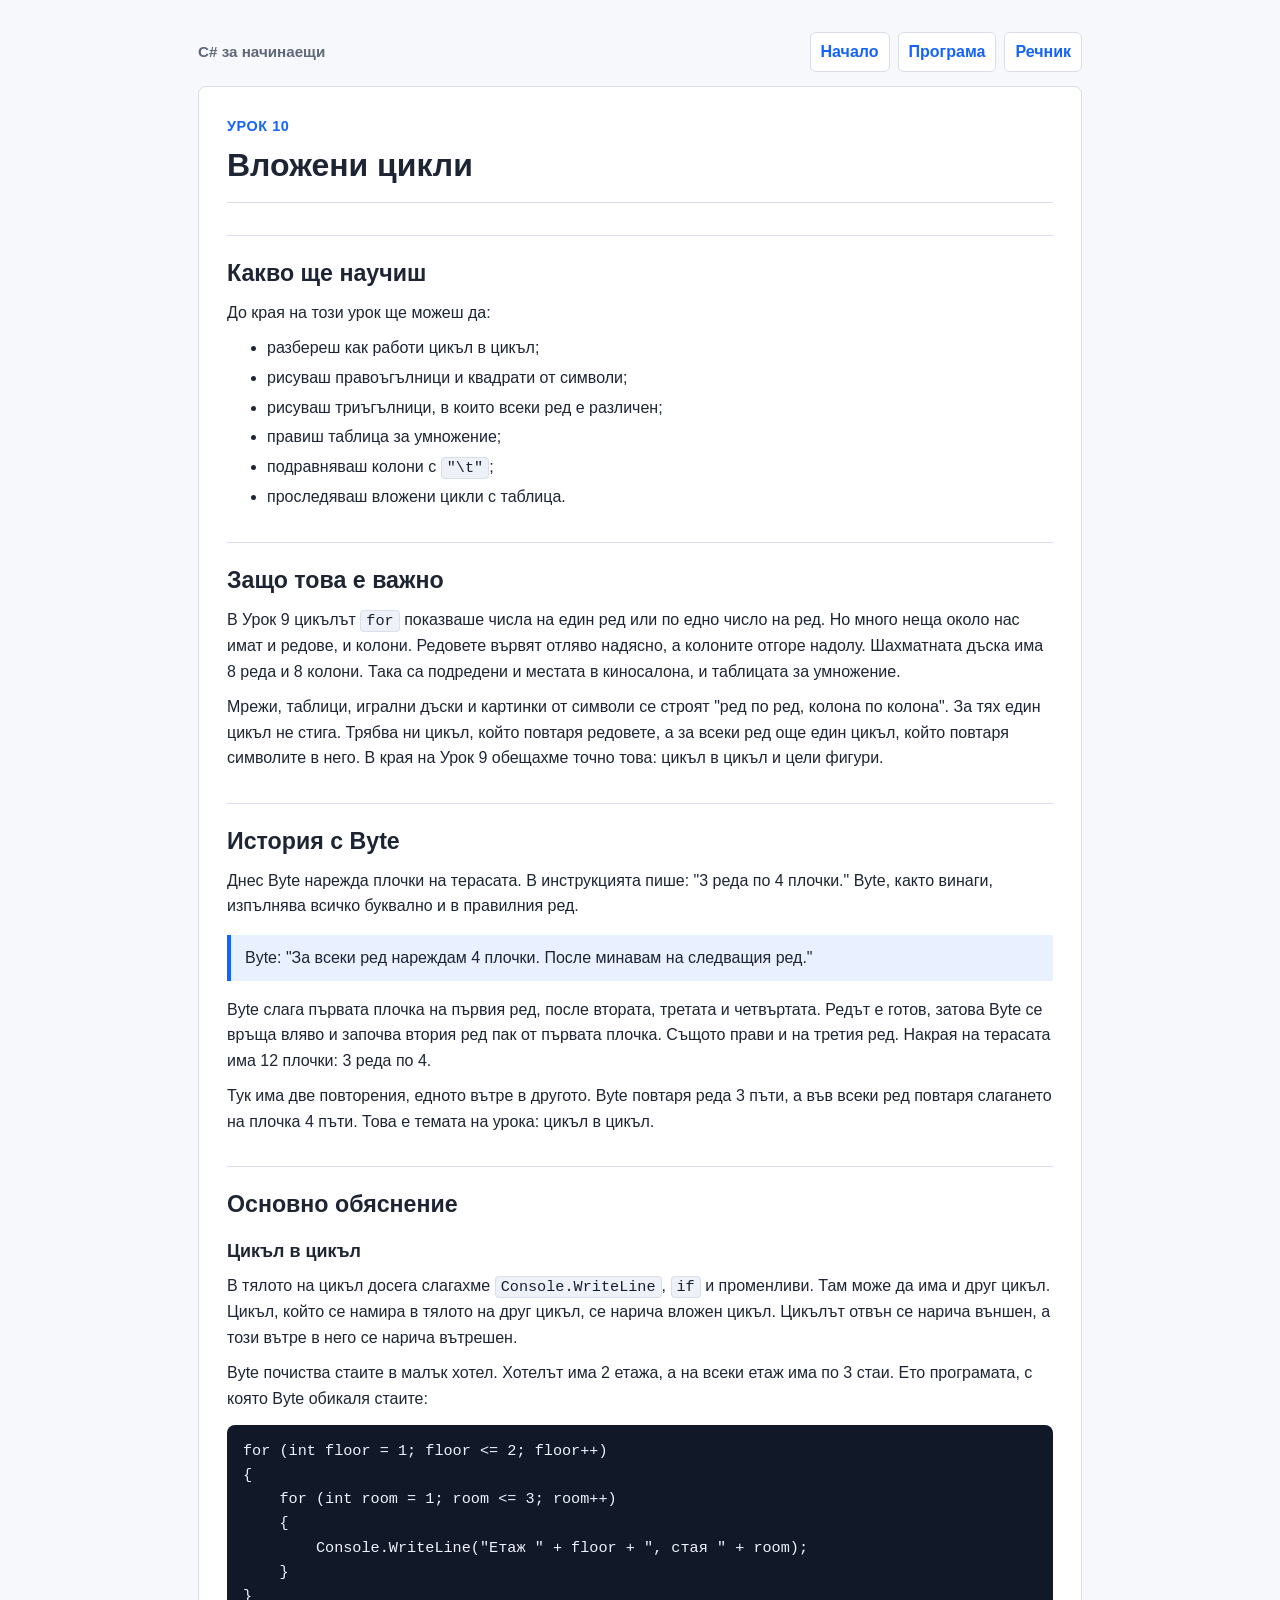
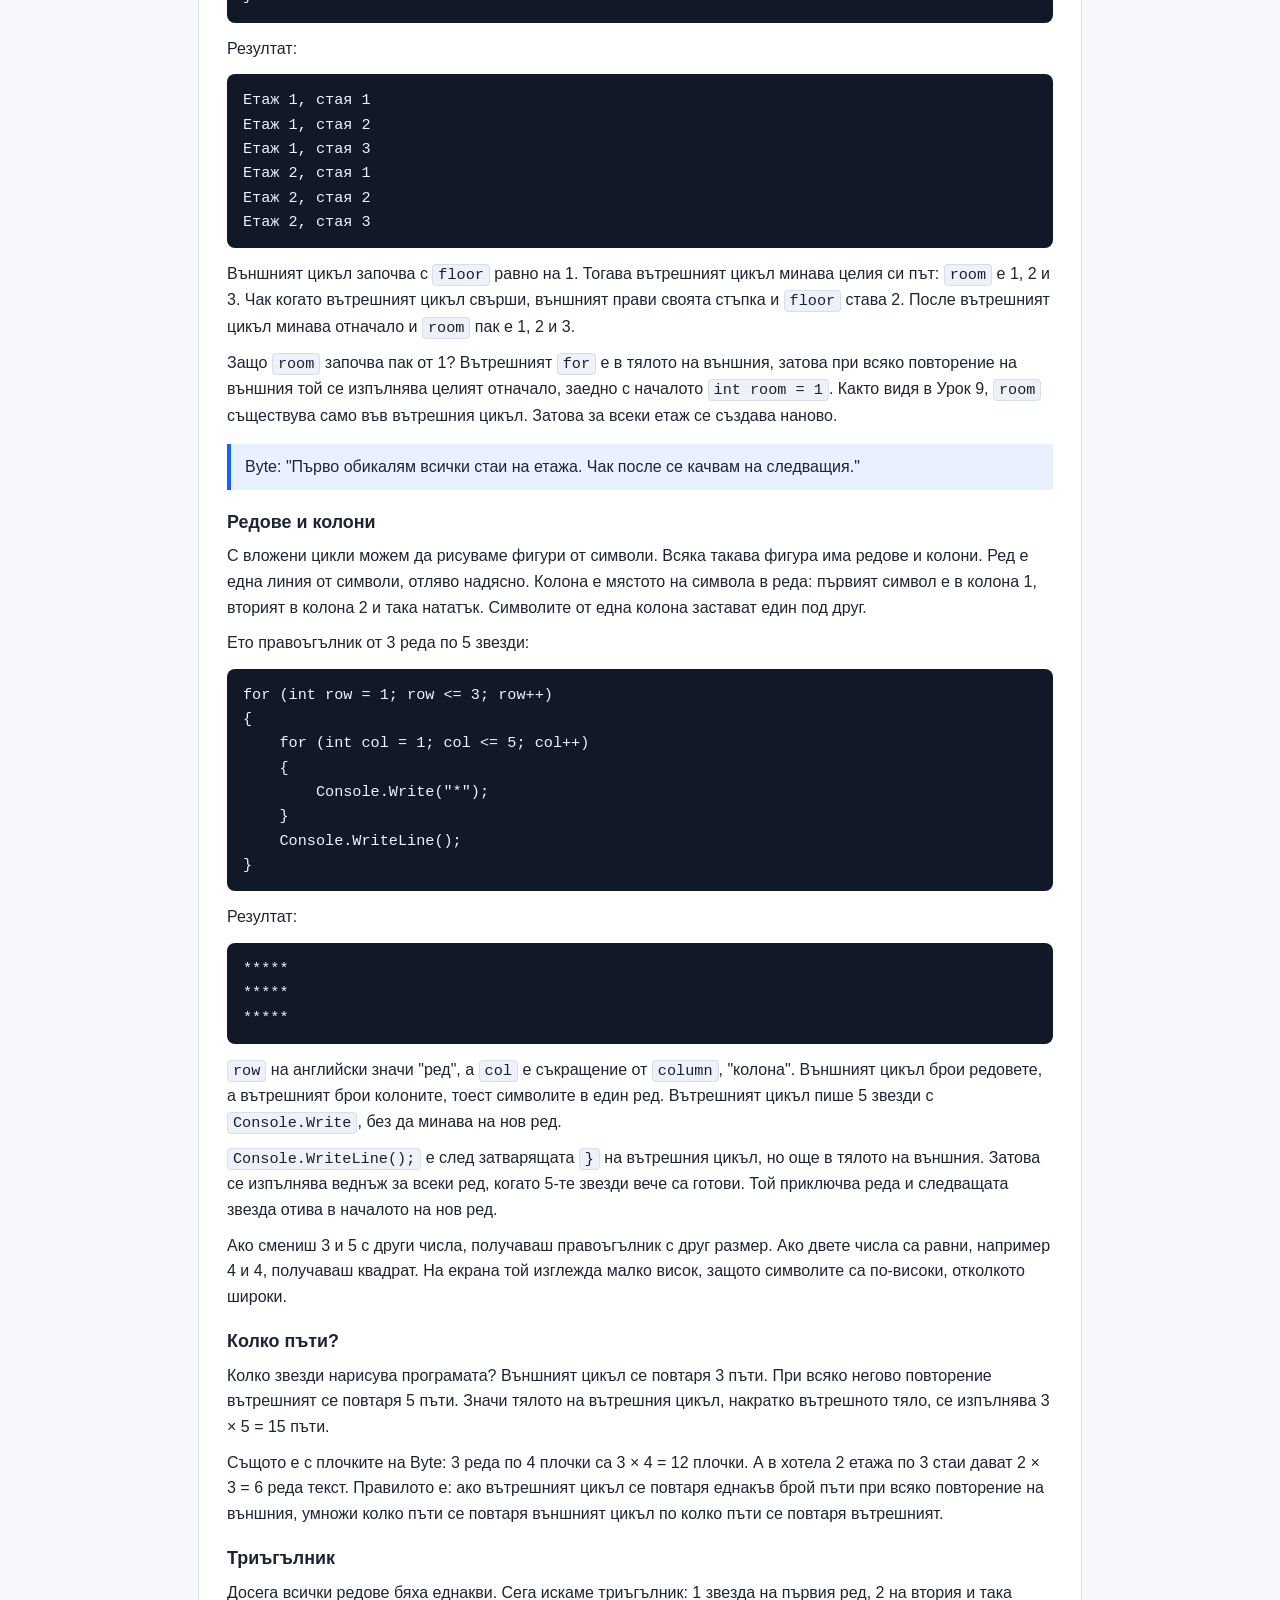
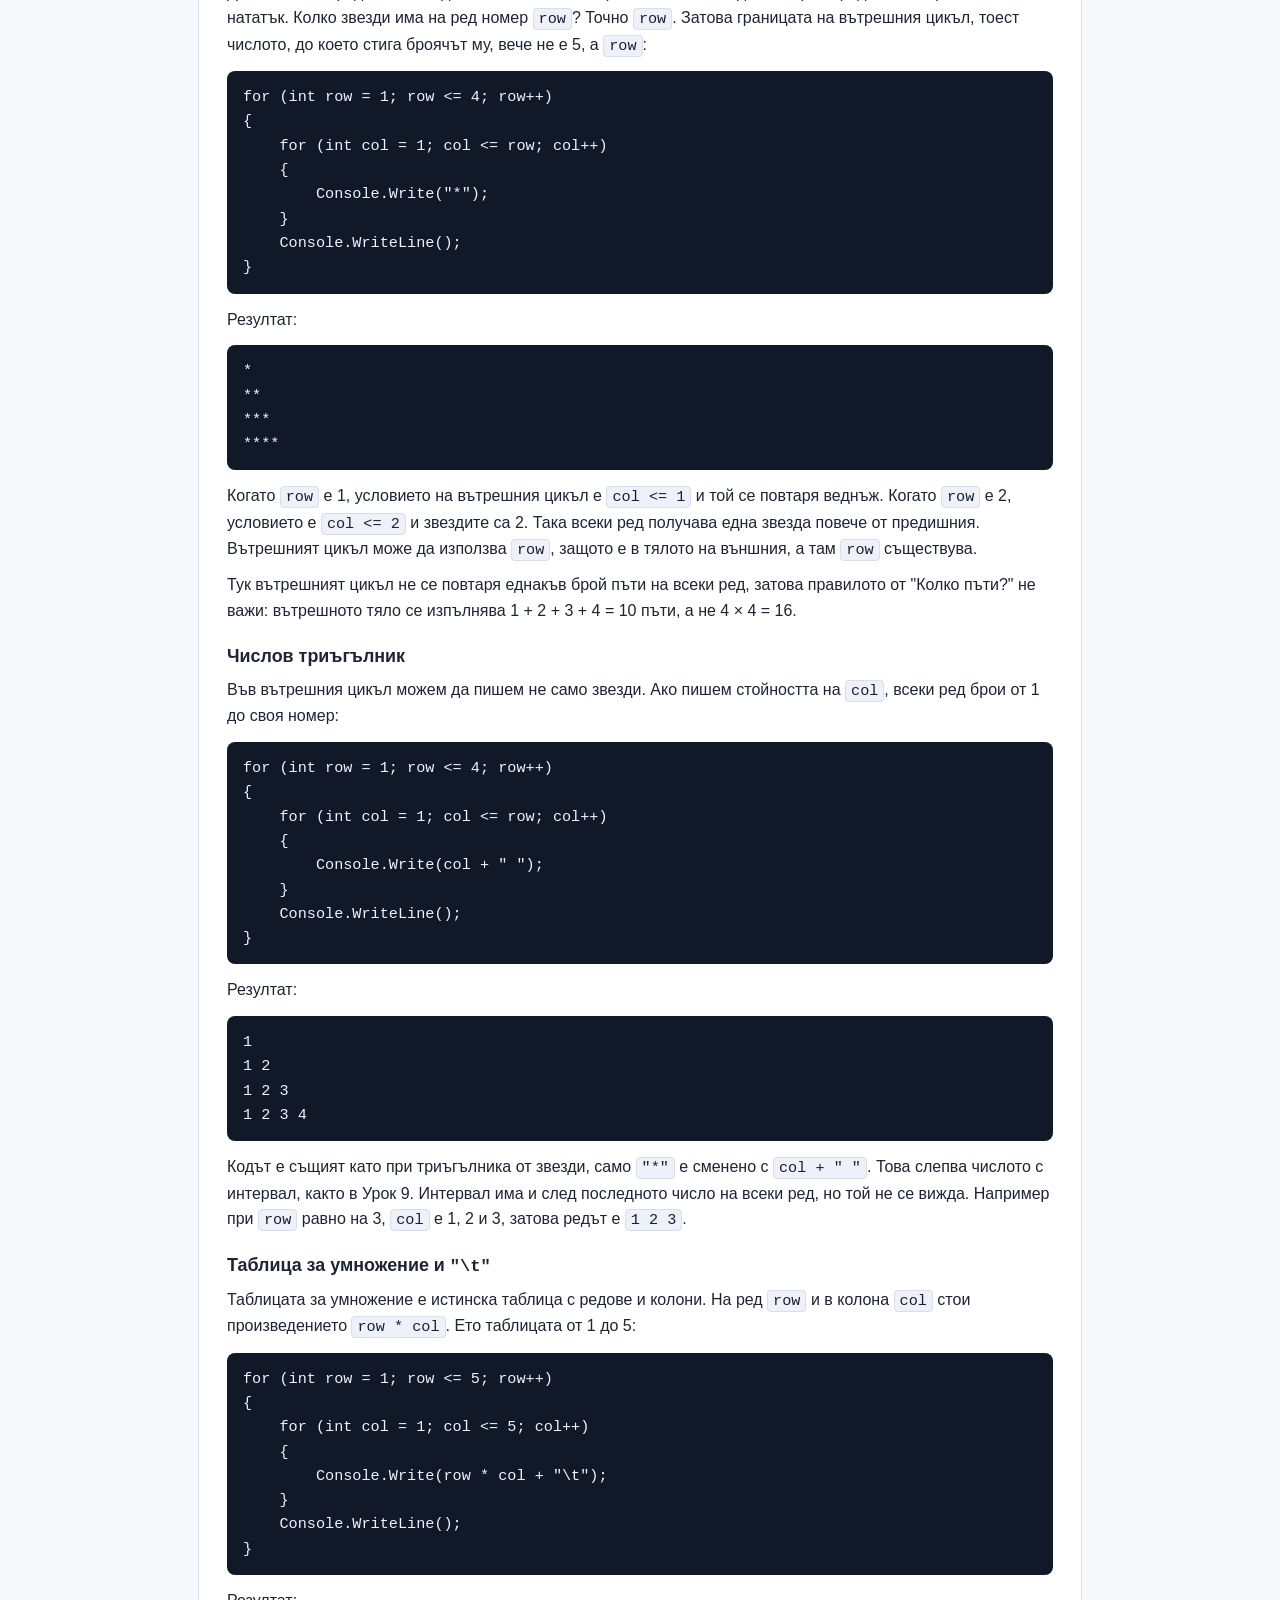
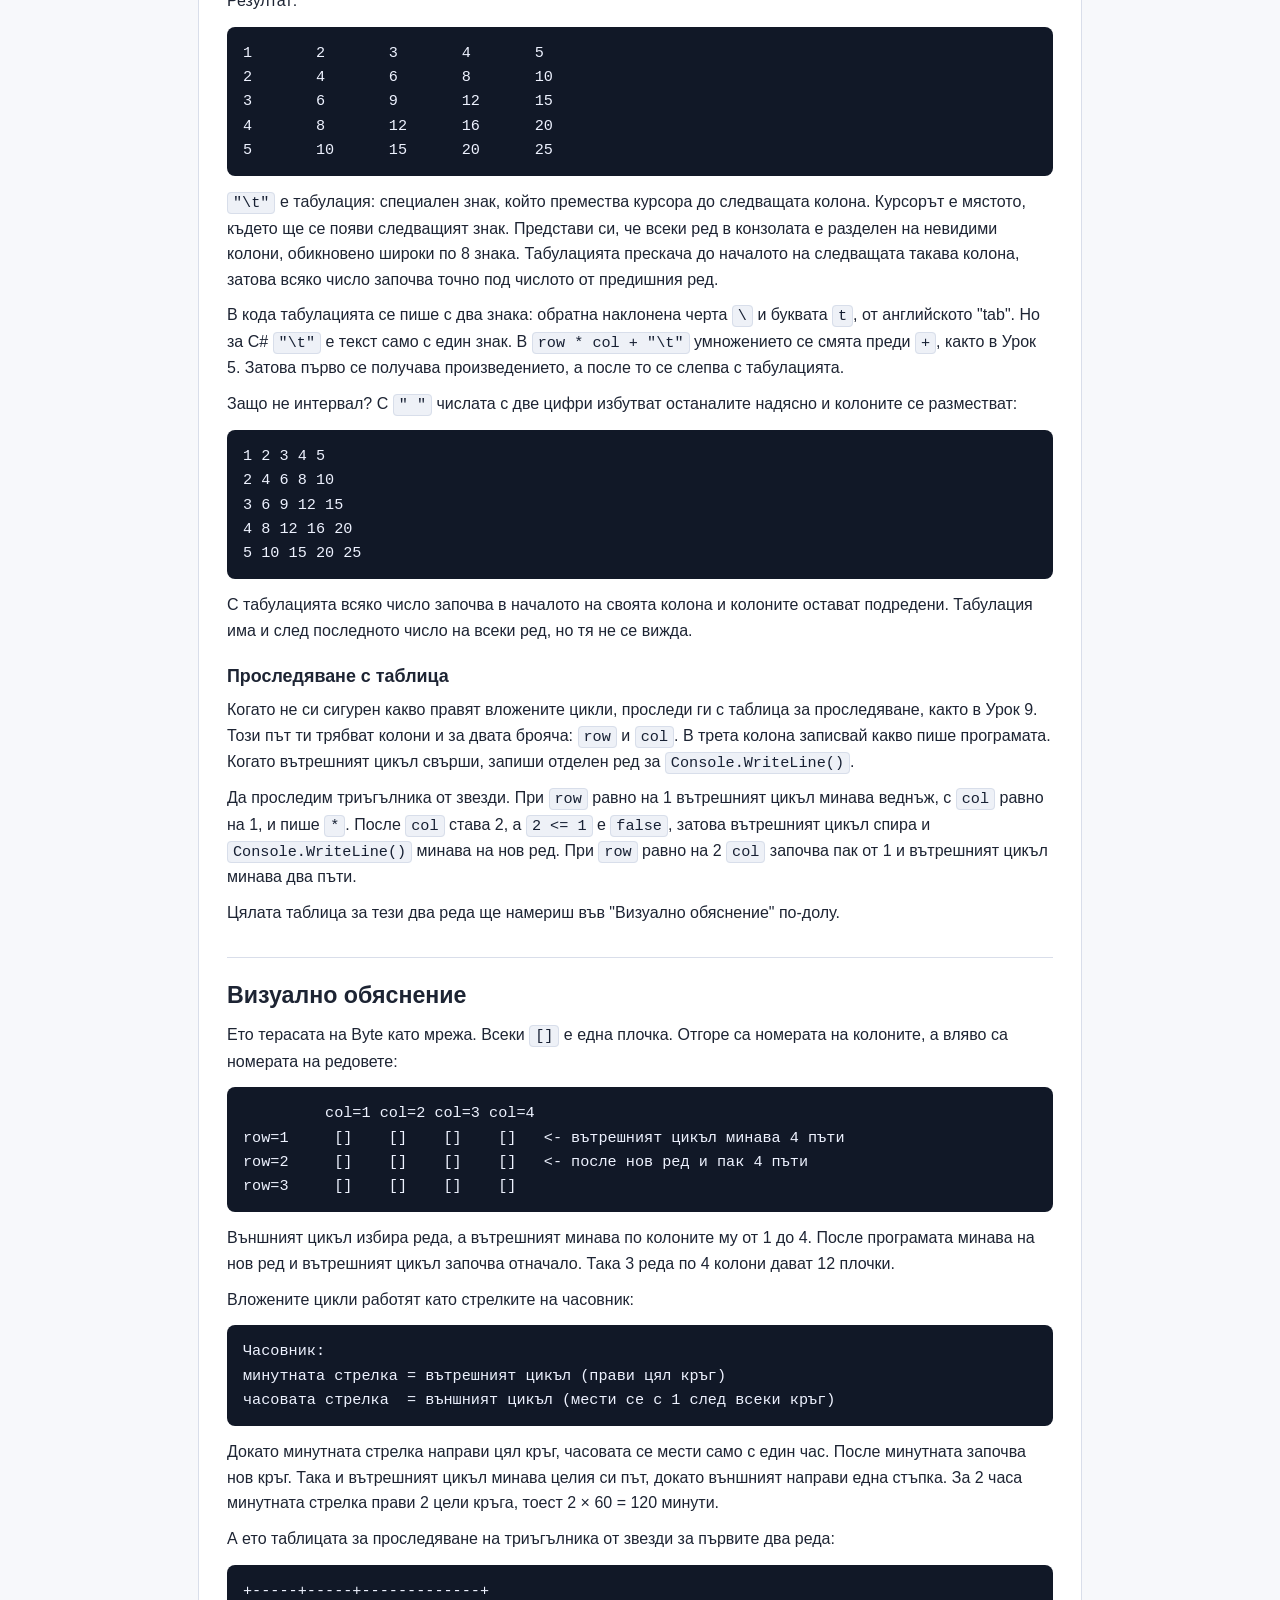
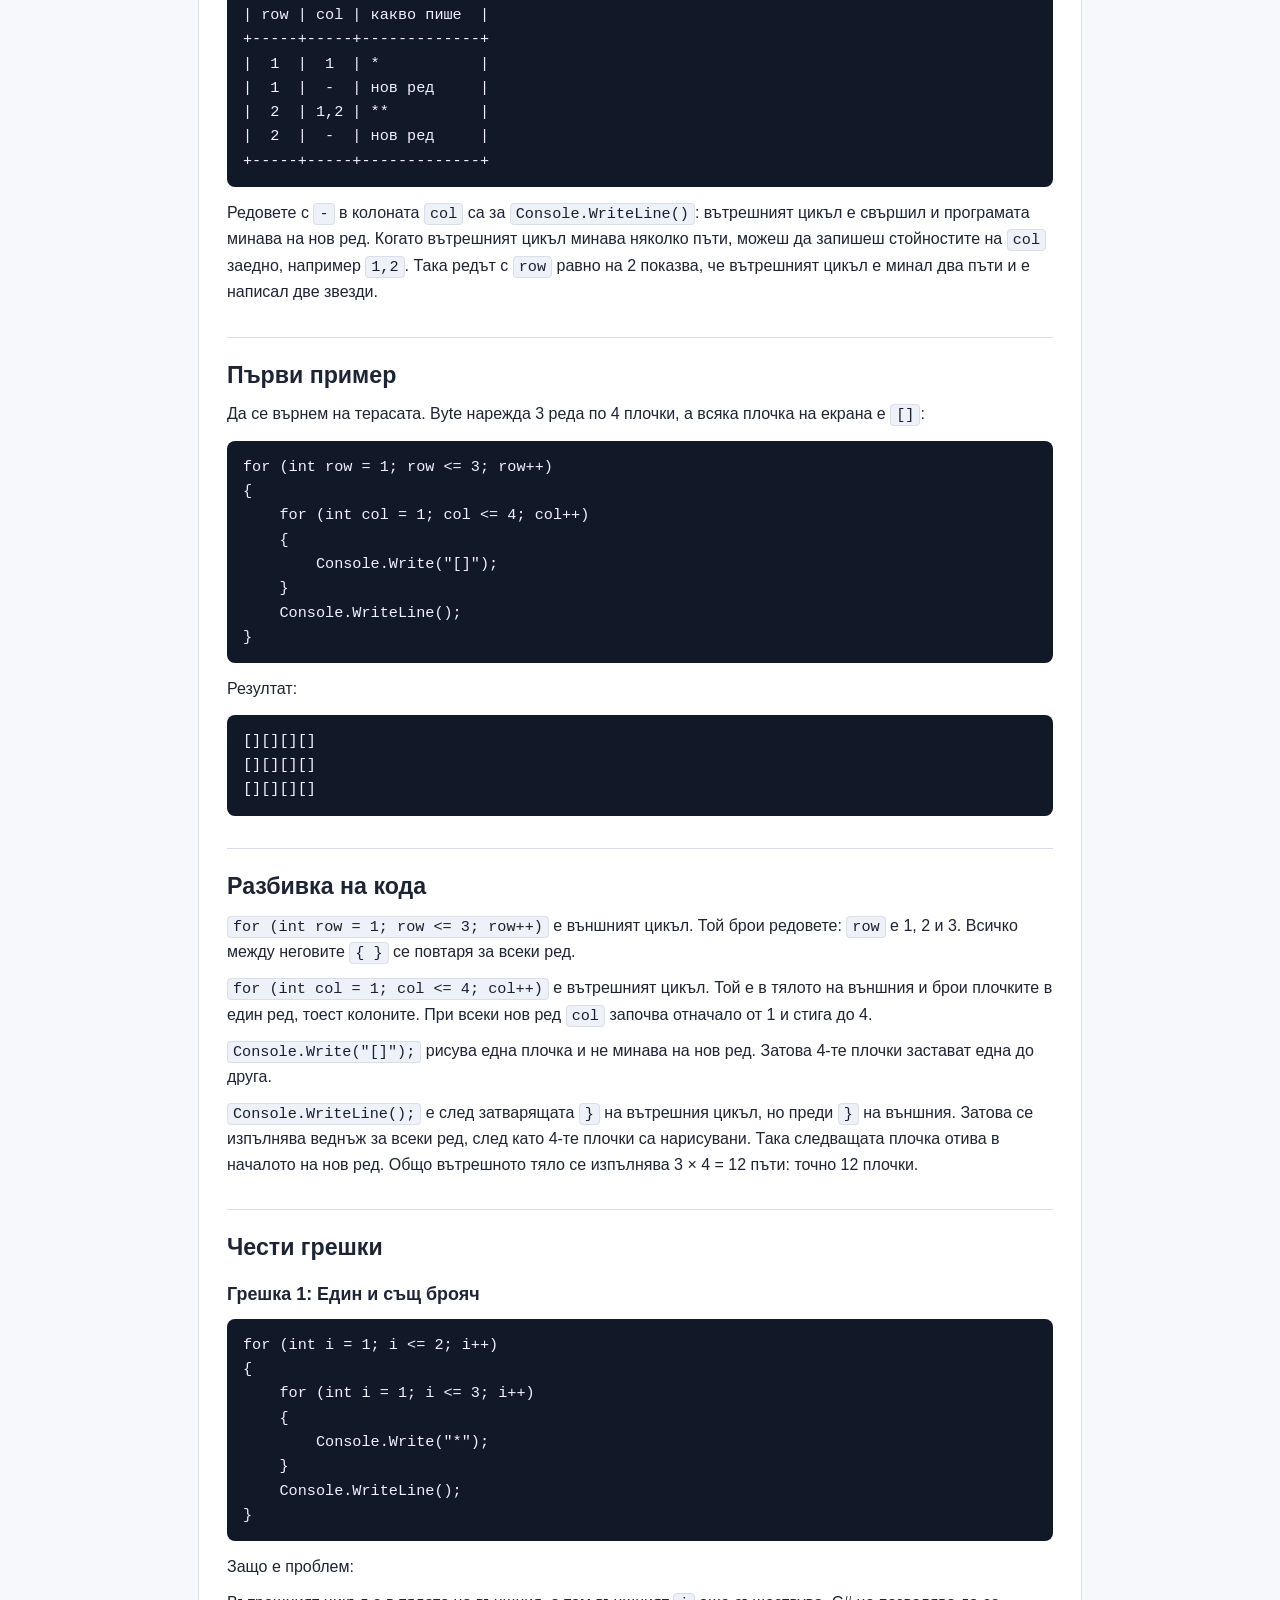
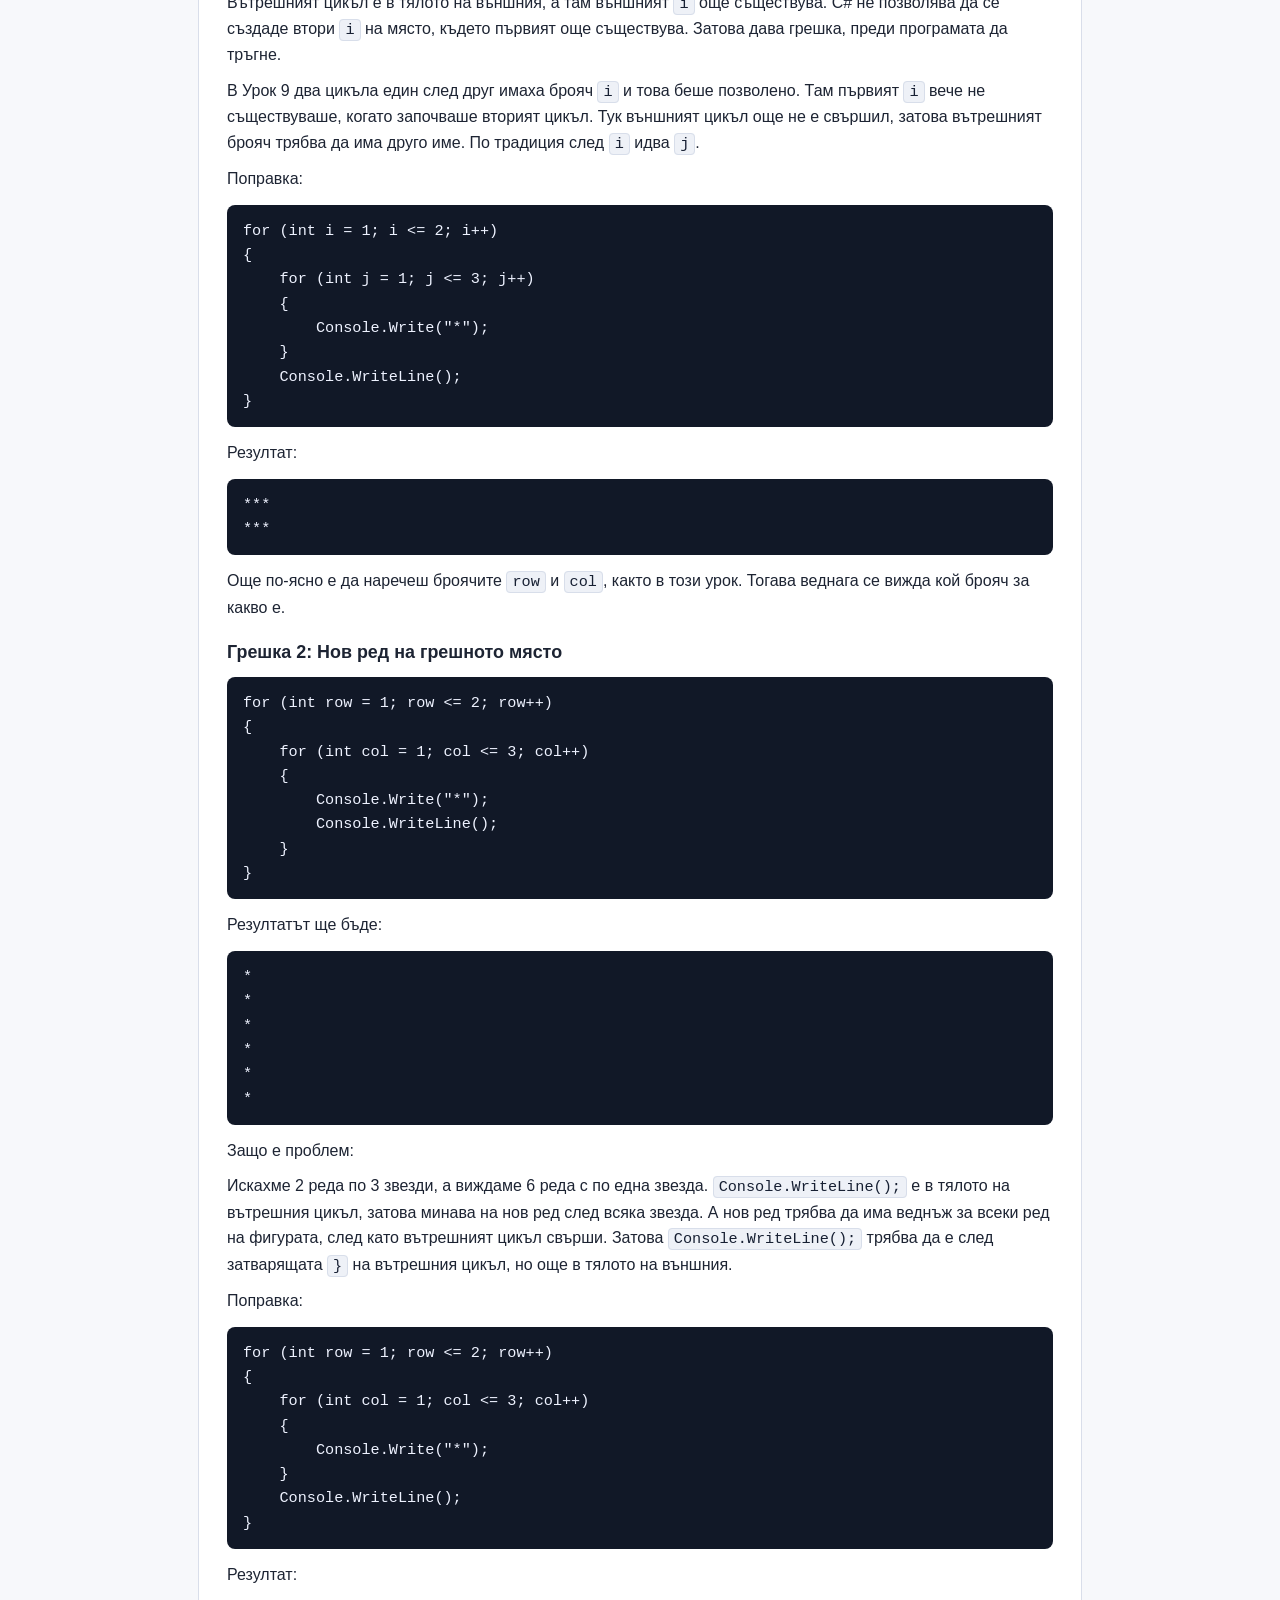
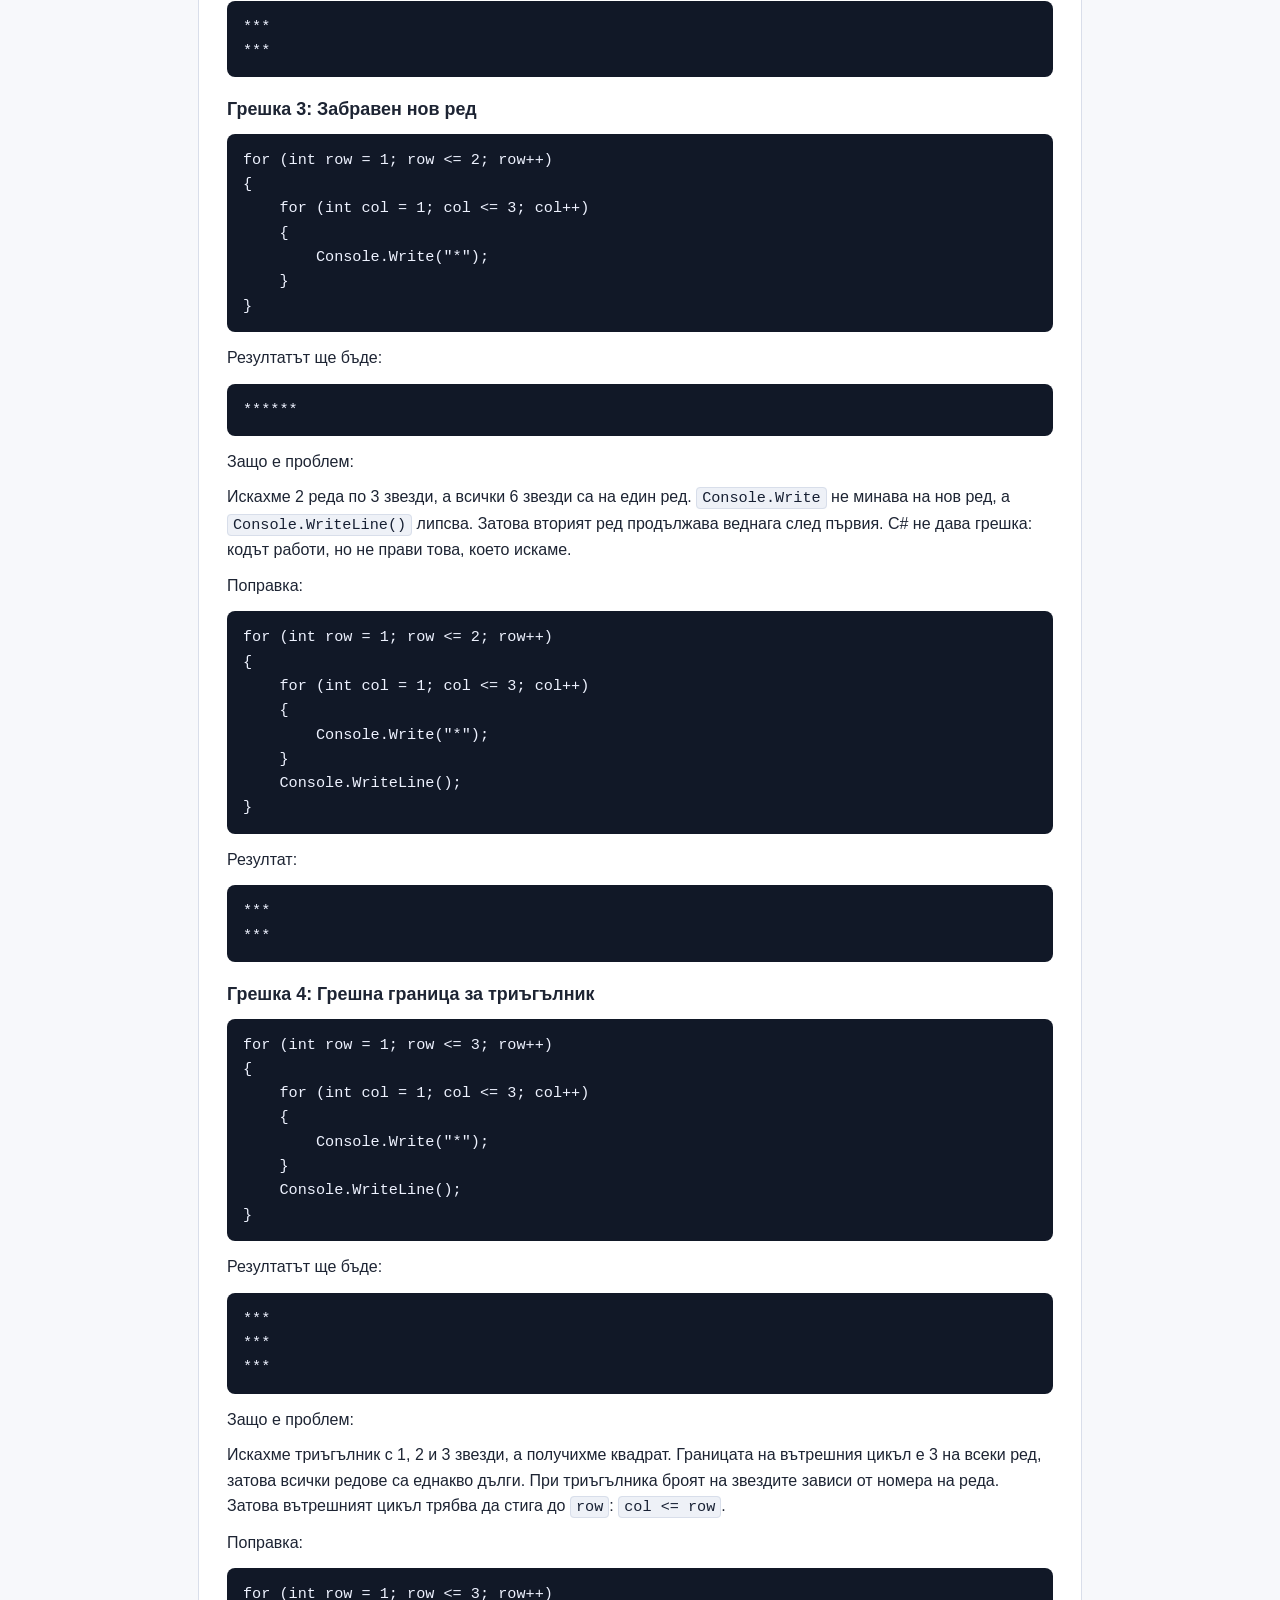
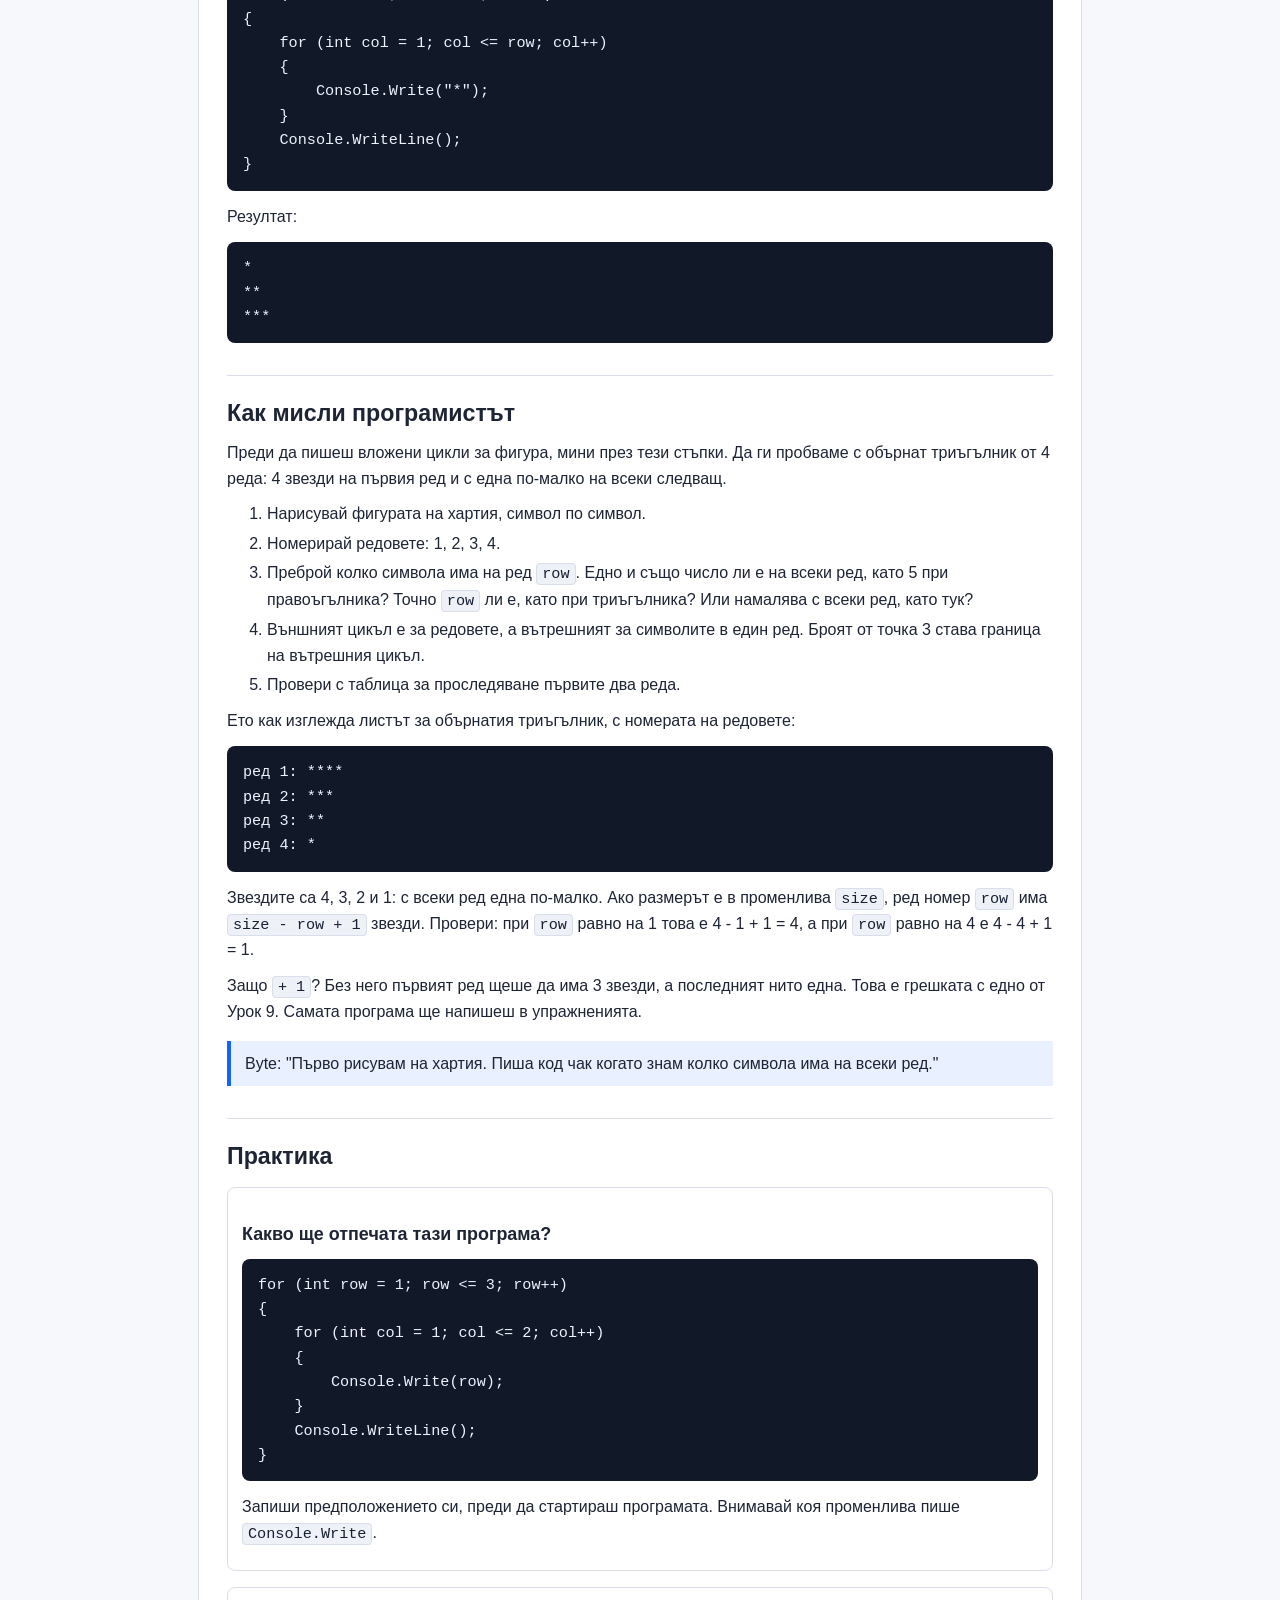
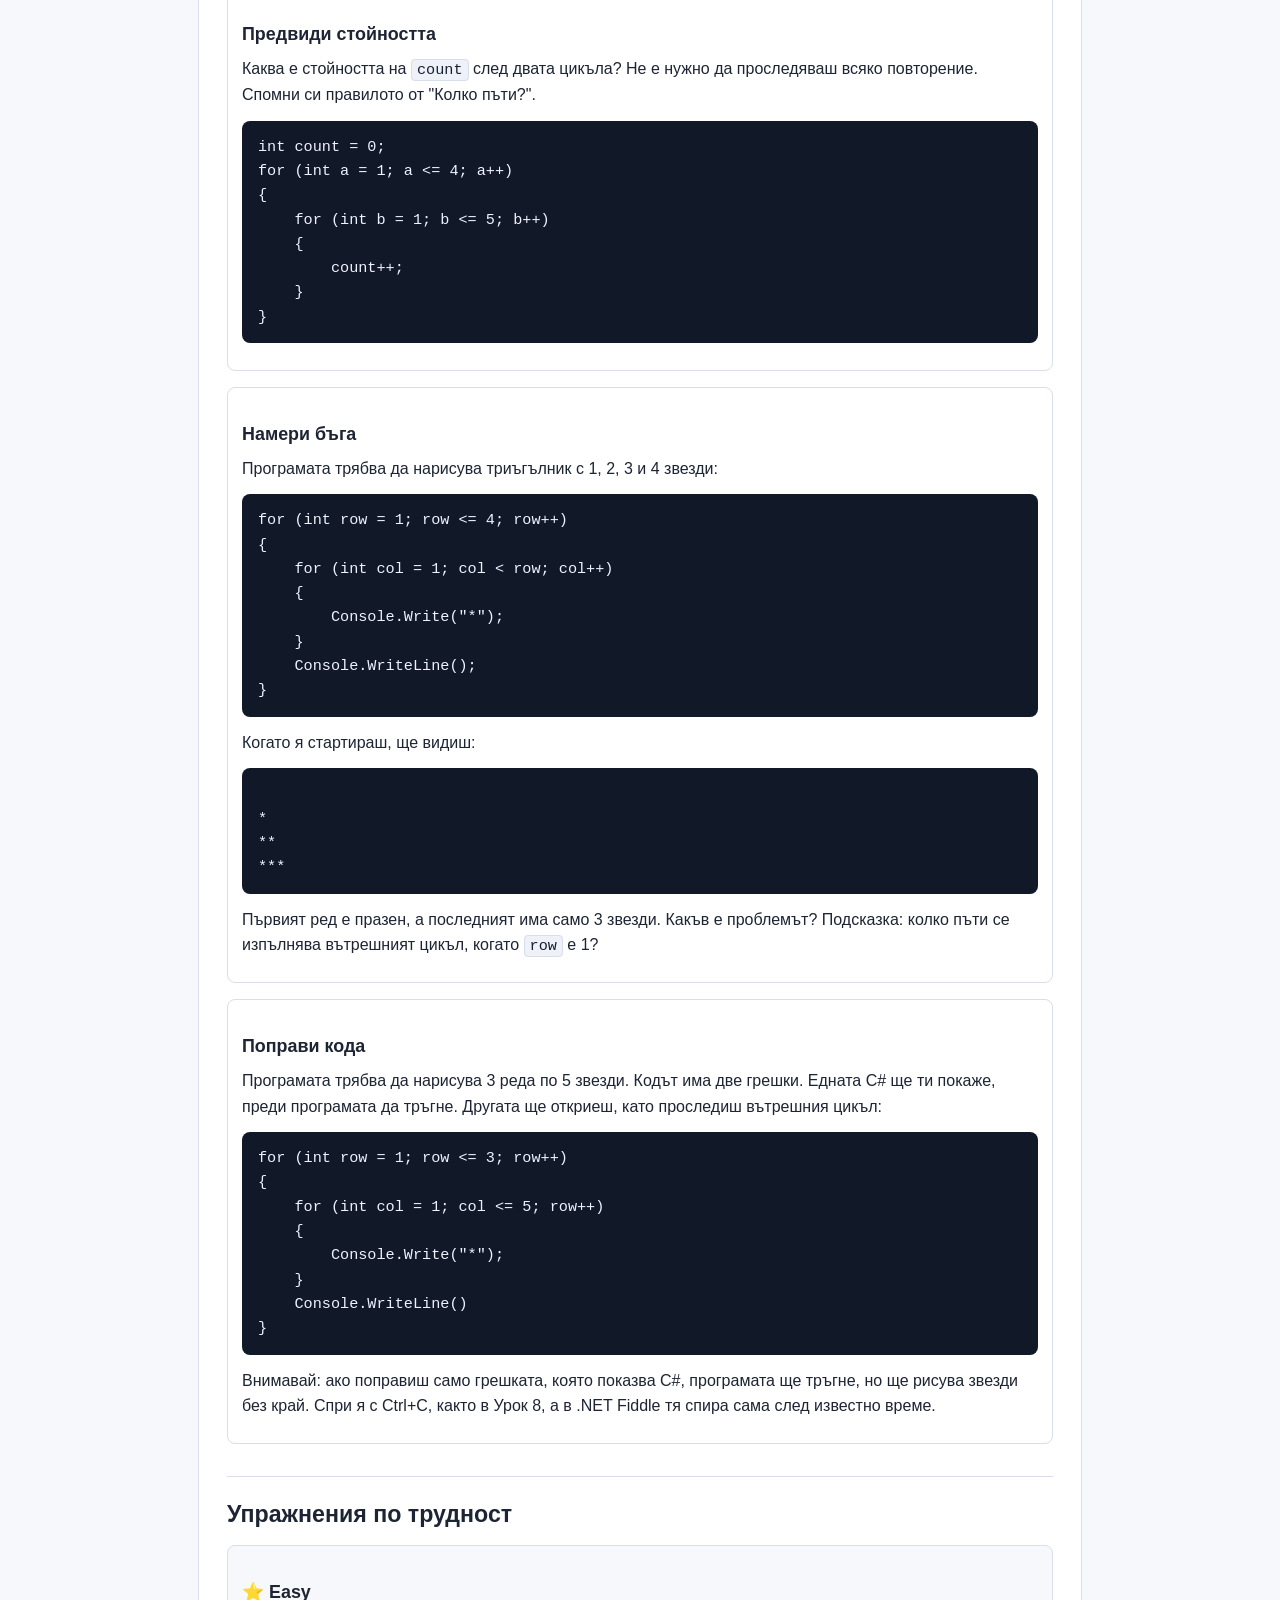
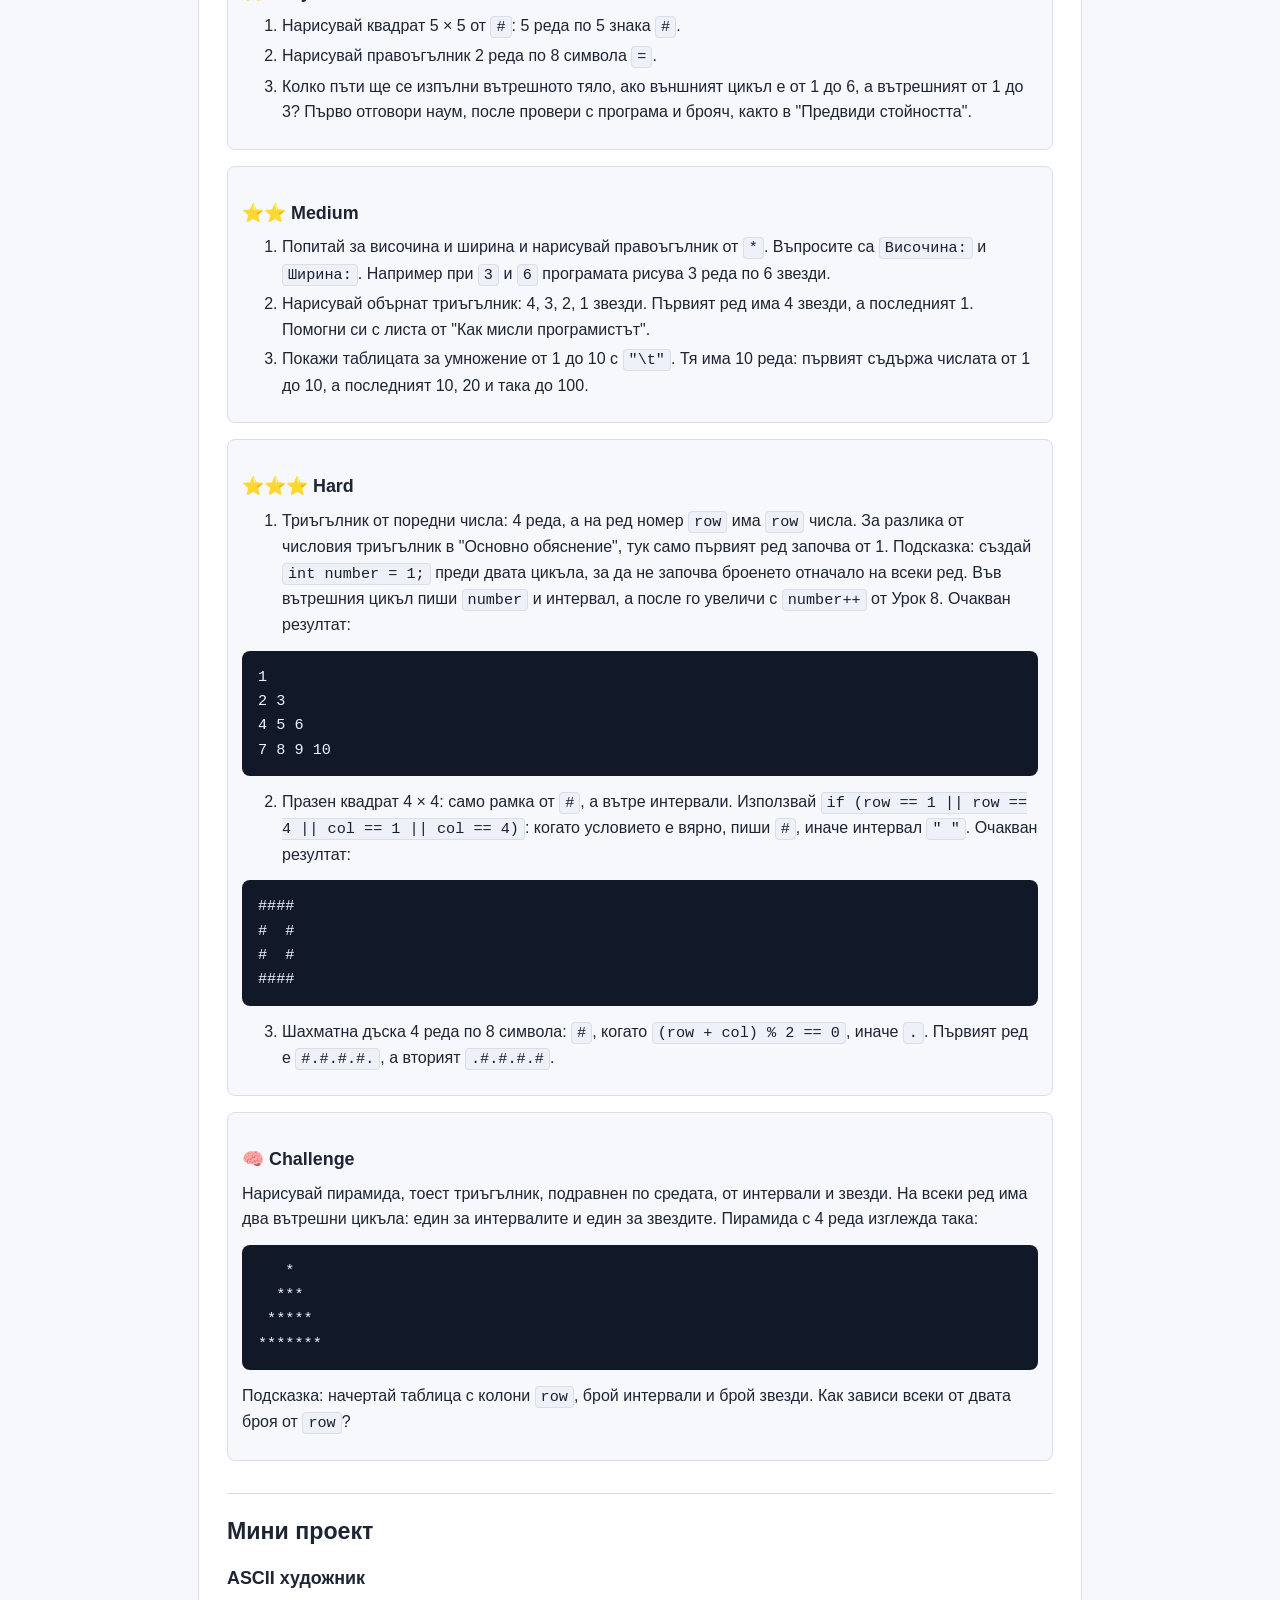
<file: csharp-for-beginners/html/lessons/lesson-10.html>
<!doctype html>
<html lang="bg">
<head>
  <meta charset="utf-8">
  <meta name="viewport" content="width=device-width, initial-scale=1">
  <meta http-equiv="Cache-Control" content="no-store, no-cache, must-revalidate, max-age=0">
  <meta http-equiv="Pragma" content="no-cache">
  <meta http-equiv="Expires" content="0">
  <title>Урок 10: Вложени цикли</title>
  <link rel="stylesheet" href="../assets/course.css">
  <script>
    (function () {
      var version = Date.now().toString();

      function versionedUrl(href) {
        try {
          var url = new URL(href, window.location.href);
          if (url.origin !== window.location.origin) {
            return href;
          }
          url.searchParams.set("v", version);
          return url.href;
        } catch (error) {
          return href;
        }
      }

      function applyCacheBusting() {
        document.querySelectorAll("link[rel=\"stylesheet\"][href]").forEach(function (link) {
          link.setAttribute("href", versionedUrl(link.getAttribute("href")));
        });

        document.querySelectorAll("a[href]").forEach(function (link) {
          var href = link.getAttribute("href");
          if (/\.html(?:$|[?#])/.test(href)) {
            link.setAttribute("href", versionedUrl(href));
          }
        });
      }

      if (document.readyState === "loading") {
        document.addEventListener("DOMContentLoaded", applyCacheBusting);
      } else {
        applyCacheBusting();
      }
    }());
  </script>
</head>
<body>
  <main class="page">
    <nav class="top-nav" aria-label="Основна навигация">
      <div class="top-nav-title">C# за начинаещи</div>
      <div class="top-nav-links">
        <a href="../index.html">Начало</a>
        <a href="../docs/curriculum.html">Програма</a>
        <a href="../docs/glossary.html">Речник</a>
      </div>
    </nav>

    <article class="lesson">
      <header class="lesson-header">
        <div class="lesson-label">Урок 10</div>
        <h1>Вложени цикли</h1>
      </header>

      <section>
        <h2>Какво ще научиш</h2>
        <p>До края на този урок ще можеш да:</p>
        <ul>
          <li>разбереш как работи цикъл в цикъл;</li>
          <li>рисуваш правоъгълници и квадрати от символи;</li>
          <li>рисуваш триъгълници, в които всеки ред е различен;</li>
          <li>правиш таблица за умножение;</li>
          <li>подравняваш колони с <code>"\t"</code>;</li>
          <li>проследяваш вложени цикли с таблица.</li>
        </ul>
      </section>

      <section>
        <h2>Защо това е важно</h2>
        <p>В Урок 9 цикълът <code>for</code> показваше числа на един ред или по едно число на ред. Но много неща около нас имат и редове, и колони. Редовете вървят отляво надясно, а колоните отгоре надолу. Шахматната дъска има 8 реда и 8 колони. Така са подредени и местата в киносалона, и таблицата за умножение.</p>
        <p>Мрежи, таблици, игрални дъски и картинки от символи се строят "ред по ред, колона по колона". За тях един цикъл не стига. Трябва ни цикъл, който повтаря редовете, а за всеки ред още един цикъл, който повтаря символите в него. В края на Урок 9 обещахме точно това: цикъл в цикъл и цели фигури.</p>
      </section>

      <section>
        <h2>История с Byte</h2>
        <p>Днес Byte нарежда плочки на терасата. В инструкцията пише: "3 реда по 4 плочки." Byte, както винаги, изпълнява всичко буквално и в правилния ред.</p>
        <blockquote>Byte: "За всеки ред нареждам 4 плочки. После минавам на следващия ред."</blockquote>
        <p>Byte слага първата плочка на първия ред, после втората, третата и четвъртата. Редът е готов, затова Byte се връща вляво и започва втория ред пак от първата плочка. Същото прави и на третия ред. Накрая на терасата има 12 плочки: 3 реда по 4.</p>
        <p>Тук има две повторения, едното вътре в другото. Byte повтаря реда 3 пъти, а във всеки ред повтаря слагането на плочка 4 пъти. Това е темата на урока: цикъл в цикъл.</p>
      </section>

      <section>
        <h2>Основно обяснение</h2>
        <h3>Цикъл в цикъл</h3>
        <p>В тялото на цикъл досега слагахме <code>Console.WriteLine</code>, <code>if</code> и променливи. Там може да има и друг цикъл. Цикъл, който се намира в тялото на друг цикъл, се нарича вложен цикъл. Цикълът отвън се нарича външен, а този вътре в него се нарича вътрешен.</p>
        <p>Byte почиства стаите в малък хотел. Хотелът има 2 етажа, а на всеки етаж има по 3 стаи. Ето програмата, с която Byte обикаля стаите:</p>
        <pre><code class="language-csharp">for (int floor = 1; floor &lt;= 2; floor++)
{
    for (int room = 1; room &lt;= 3; room++)
    {
        Console.WriteLine("Етаж " + floor + ", стая " + room);
    }
}</code></pre>
        <p>Резултат:</p>
        <pre><code>Етаж 1, стая 1
Етаж 1, стая 2
Етаж 1, стая 3
Етаж 2, стая 1
Етаж 2, стая 2
Етаж 2, стая 3</code></pre>
        <p>Външният цикъл започва с <code>floor</code> равно на 1. Тогава вътрешният цикъл минава целия си път: <code>room</code> е 1, 2 и 3. Чак когато вътрешният цикъл свърши, външният прави своята стъпка и <code>floor</code> става 2. После вътрешният цикъл минава отначало и <code>room</code> пак е 1, 2 и 3.</p>
        <p>Защо <code>room</code> започва пак от 1? Вътрешният <code>for</code> е в тялото на външния, затова при всяко повторение на външния той се изпълнява целият отначало, заедно с началото <code>int room = 1</code>. Както видя в Урок 9, <code>room</code> съществува само във вътрешния цикъл. Затова за всеки етаж се създава наново.</p>
        <blockquote>Byte: "Първо обикалям всички стаи на етажа. Чак после се качвам на следващия."</blockquote>

        <h3>Редове и колони</h3>
        <p>С вложени цикли можем да рисуваме фигури от символи. Всяка такава фигура има редове и колони. Ред е една линия от символи, отляво надясно. Колона е мястото на символа в реда: първият символ е в колона 1, вторият в колона 2 и така нататък. Символите от една колона застават един под друг.</p>
        <p>Ето правоъгълник от 3 реда по 5 звезди:</p>
        <pre><code class="language-csharp">for (int row = 1; row &lt;= 3; row++)
{
    for (int col = 1; col &lt;= 5; col++)
    {
        Console.Write("*");
    }
    Console.WriteLine();
}</code></pre>
        <p>Резултат:</p>
        <pre><code>*****
*****
*****</code></pre>
        <p><code>row</code> на английски значи "ред", а <code>col</code> е съкращение от <code>column</code>, "колона". Външният цикъл брои редовете, а вътрешният брои колоните, тоест символите в един ред. Вътрешният цикъл пише 5 звезди с <code>Console.Write</code>, без да минава на нов ред.</p>
        <p><code>Console.WriteLine();</code> е след затварящата <code>}</code> на вътрешния цикъл, но още в тялото на външния. Затова се изпълнява веднъж за всеки ред, когато 5-те звезди вече са готови. Той приключва реда и следващата звезда отива в началото на нов ред.</p>
        <p>Ако смениш 3 и 5 с други числа, получаваш правоъгълник с друг размер. Ако двете числа са равни, например 4 и 4, получаваш квадрат. На екрана той изглежда малко висок, защото символите са по-високи, отколкото широки.</p>

        <h3>Колко пъти?</h3>
        <p>Колко звезди нарисува програмата? Външният цикъл се повтаря 3 пъти. При всяко негово повторение вътрешният се повтаря 5 пъти. Значи тялото на вътрешния цикъл, накратко вътрешното тяло, се изпълнява 3 × 5 = 15 пъти.</p>
        <p>Същото е с плочките на Byte: 3 реда по 4 плочки са 3 × 4 = 12 плочки. А в хотела 2 етажа по 3 стаи дават 2 × 3 = 6 реда текст. Правилото е: ако вътрешният цикъл се повтаря еднакъв брой пъти при всяко повторение на външния, умножи колко пъти се повтаря външният цикъл по колко пъти се повтаря вътрешният.</p>

        <h3>Триъгълник</h3>
        <p>Досега всички редове бяха еднакви. Сега искаме триъгълник: 1 звезда на първия ред, 2 на втория и така нататък. Колко звезди има на ред номер <code>row</code>? Точно <code>row</code>. Затова границата на вътрешния цикъл, тоест числото, до което стига броячът му, вече не е 5, а <code>row</code>:</p>
        <pre><code class="language-csharp">for (int row = 1; row &lt;= 4; row++)
{
    for (int col = 1; col &lt;= row; col++)
    {
        Console.Write("*");
    }
    Console.WriteLine();
}</code></pre>
        <p>Резултат:</p>
        <pre><code>*
**
***
****</code></pre>
        <p>Когато <code>row</code> е 1, условието на вътрешния цикъл е <code>col &lt;= 1</code> и той се повтаря веднъж. Когато <code>row</code> е 2, условието е <code>col &lt;= 2</code> и звездите са 2. Така всеки ред получава една звезда повече от предишния. Вътрешният цикъл може да използва <code>row</code>, защото е в тялото на външния, а там <code>row</code> съществува.</p>
        <p>Тук вътрешният цикъл не се повтаря еднакъв брой пъти на всеки ред, затова правилото от "Колко пъти?" не важи: вътрешното тяло се изпълнява 1 + 2 + 3 + 4 = 10 пъти, а не 4 × 4 = 16.</p>

        <h3>Числов триъгълник</h3>
        <p>Във вътрешния цикъл можем да пишем не само звезди. Ако пишем стойността на <code>col</code>, всеки ред брои от 1 до своя номер:</p>
        <pre><code class="language-csharp">for (int row = 1; row &lt;= 4; row++)
{
    for (int col = 1; col &lt;= row; col++)
    {
        Console.Write(col + " ");
    }
    Console.WriteLine();
}</code></pre>
        <p>Резултат:</p>
        <pre><code>1
1 2
1 2 3
1 2 3 4</code></pre>
        <p>Кодът е същият като при триъгълника от звезди, само <code>"*"</code> е сменено с <code>col + " "</code>. Това слепва числото с интервал, както в Урок 9. Интервал има и след последното число на всеки ред, но той не се вижда. Например при <code>row</code> равно на 3, <code>col</code> е 1, 2 и 3, затова редът е <code>1 2 3</code>.</p>

        <h3>Таблица за умножение и <code>"\t"</code></h3>
        <p>Таблицата за умножение е истинска таблица с редове и колони. На ред <code>row</code> и в колона <code>col</code> стои произведението <code>row * col</code>. Ето таблицата от 1 до 5:</p>
        <pre><code class="language-csharp">for (int row = 1; row &lt;= 5; row++)
{
    for (int col = 1; col &lt;= 5; col++)
    {
        Console.Write(row * col + "\t");
    }
    Console.WriteLine();
}</code></pre>
        <p>Резултат:</p>
        <pre><code>1	2	3	4	5
2	4	6	8	10
3	6	9	12	15
4	8	12	16	20
5	10	15	20	25</code></pre>
        <p><code>"\t"</code> е табулация: специален знак, който премества курсора до следващата колона. Курсорът е мястото, където ще се появи следващият знак. Представи си, че всеки ред в конзолата е разделен на невидими колони, обикновено широки по 8 знака. Табулацията прескача до началото на следващата такава колона, затова всяко число започва точно под числото от предишния ред.</p>
        <p>В кода табулацията се пише с два знака: обратна наклонена черта <code>\</code> и буквата <code>t</code>, от английското "tab". Но за C# <code>"\t"</code> е текст само с един знак. В <code>row * col + "\t"</code> умножението се смята преди <code>+</code>, както в Урок 5. Затова първо се получава произведението, а после то се слепва с табулацията.</p>
        <p>Защо не интервал? С <code>" "</code> числата с две цифри избутват останалите надясно и колоните се разместват:</p>
        <pre><code>1 2 3 4 5
2 4 6 8 10
3 6 9 12 15
4 8 12 16 20
5 10 15 20 25</code></pre>
        <p>С табулацията всяко число започва в началото на своята колона и колоните остават подредени. Табулация има и след последното число на всеки ред, но тя не се вижда.</p>

        <h3>Проследяване с таблица</h3>
        <p>Когато не си сигурен какво правят вложените цикли, проследи ги с таблица за проследяване, както в Урок 9. Този път ти трябват колони и за двата брояча: <code>row</code> и <code>col</code>. В трета колона записвай какво пише програмата. Когато вътрешният цикъл свърши, запиши отделен ред за <code>Console.WriteLine()</code>.</p>
        <p>Да проследим триъгълника от звезди. При <code>row</code> равно на 1 вътрешният цикъл минава веднъж, с <code>col</code> равно на 1, и пише <code>*</code>. После <code>col</code> става 2, а <code>2 &lt;= 1</code> е <code>false</code>, затова вътрешният цикъл спира и <code>Console.WriteLine()</code> минава на нов ред. При <code>row</code> равно на 2 <code>col</code> започва пак от 1 и вътрешният цикъл минава два пъти.</p>
        <p>Цялата таблица за тези два реда ще намериш във "Визуално обяснение" по-долу.</p>
      </section>

      <section>
        <h2>Визуално обяснение</h2>
        <p>Ето терасата на Byte като мрежа. Всеки <code>[]</code> е една плочка. Отгоре са номерата на колоните, а вляво са номерата на редовете:</p>
        <pre><code>         col=1 col=2 col=3 col=4
row=1     []    []    []    []   &lt;- вътрешният цикъл минава 4 пъти
row=2     []    []    []    []   &lt;- после нов ред и пак 4 пъти
row=3     []    []    []    []</code></pre>
        <p>Външният цикъл избира реда, а вътрешният минава по колоните му от 1 до 4. После програмата минава на нов ред и вътрешният цикъл започва отначало. Така 3 реда по 4 колони дават 12 плочки.</p>
        <p>Вложените цикли работят като стрелките на часовник:</p>
        <pre><code>Часовник:
минутната стрелка = вътрешният цикъл (прави цял кръг)
часовата стрелка  = външният цикъл (мести се с 1 след всеки кръг)</code></pre>
        <p>Докато минутната стрелка направи цял кръг, часовата се мести само с един час. После минутната започва нов кръг. Така и вътрешният цикъл минава целия си път, докато външният направи една стъпка. За 2 часа минутната стрелка прави 2 цели кръга, тоест 2 × 60 = 120 минути.</p>
        <p>А ето таблицата за проследяване на триъгълника от звезди за първите два реда:</p>
        <pre><code>+-----+-----+-------------+
| row | col | какво пише  |
+-----+-----+-------------+
|  1  |  1  | *           |
|  1  |  -  | нов ред     |
|  2  | 1,2 | **          |
|  2  |  -  | нов ред     |
+-----+-----+-------------+</code></pre>
        <p>Редовете с <code>-</code> в колоната <code>col</code> са за <code>Console.WriteLine()</code>: вътрешният цикъл е свършил и програмата минава на нов ред. Когато вътрешният цикъл минава няколко пъти, можеш да запишеш стойностите на <code>col</code> заедно, например <code>1,2</code>. Така редът с <code>row</code> равно на 2 показва, че вътрешният цикъл е минал два пъти и е написал две звезди.</p>
      </section>

      <section>
        <h2>Първи пример</h2>
        <p>Да се върнем на терасата. Byte нарежда 3 реда по 4 плочки, а всяка плочка на екрана е <code>[]</code>:</p>
        <pre><code class="language-csharp">for (int row = 1; row &lt;= 3; row++)
{
    for (int col = 1; col &lt;= 4; col++)
    {
        Console.Write("[]");
    }
    Console.WriteLine();
}</code></pre>
        <p>Резултат:</p>
        <pre><code>[][][][]
[][][][]
[][][][]</code></pre>
      </section>

      <section>
        <h2>Разбивка на кода</h2>
        <p><code>for (int row = 1; row &lt;= 3; row++)</code> е външният цикъл. Той брои редовете: <code>row</code> е 1, 2 и 3. Всичко между неговите <code>{ }</code> се повтаря за всеки ред.</p>
        <p><code>for (int col = 1; col &lt;= 4; col++)</code> е вътрешният цикъл. Той е в тялото на външния и брои плочките в един ред, тоест колоните. При всеки нов ред <code>col</code> започва отначало от 1 и стига до 4.</p>
        <p><code>Console.Write("[]");</code> рисува една плочка и не минава на нов ред. Затова 4-те плочки застават една до друга.</p>
        <p><code>Console.WriteLine();</code> е след затварящата <code>}</code> на вътрешния цикъл, но преди <code>}</code> на външния. Затова се изпълнява веднъж за всеки ред, след като 4-те плочки са нарисувани. Така следващата плочка отива в началото на нов ред. Общо вътрешното тяло се изпълнява 3 × 4 = 12 пъти: точно 12 плочки.</p>
      </section>

      <section>
        <h2>Чести грешки</h2>
        <h3>Грешка 1: Един и същ брояч</h3>
        <pre><code class="language-csharp">for (int i = 1; i &lt;= 2; i++)
{
    for (int i = 1; i &lt;= 3; i++)
    {
        Console.Write("*");
    }
    Console.WriteLine();
}</code></pre>
        <p>Защо е проблем:</p>
        <p>Вътрешният цикъл е в тялото на външния, а там външният <code>i</code> още съществува. C# не позволява да се създаде втори <code>i</code> на място, където първият още съществува. Затова дава грешка, преди програмата да тръгне.</p>
        <p>В Урок 9 два цикъла един след друг имаха брояч <code>i</code> и това беше позволено. Там първият <code>i</code> вече не съществуваше, когато започваше вторият цикъл. Тук външният цикъл още не е свършил, затова вътрешният брояч трябва да има друго име. По традиция след <code>i</code> идва <code>j</code>.</p>
        <p>Поправка:</p>
        <pre><code class="language-csharp">for (int i = 1; i &lt;= 2; i++)
{
    for (int j = 1; j &lt;= 3; j++)
    {
        Console.Write("*");
    }
    Console.WriteLine();
}</code></pre>
        <p>Резултат:</p>
        <pre><code>***
***</code></pre>
        <p>Още по-ясно е да наречеш броячите <code>row</code> и <code>col</code>, както в този урок. Тогава веднага се вижда кой брояч за какво е.</p>

        <h3>Грешка 2: Нов ред на грешното място</h3>
        <pre><code class="language-csharp">for (int row = 1; row &lt;= 2; row++)
{
    for (int col = 1; col &lt;= 3; col++)
    {
        Console.Write("*");
        Console.WriteLine();
    }
}</code></pre>
        <p>Резултатът ще бъде:</p>
        <pre><code>*
*
*
*
*
*</code></pre>
        <p>Защо е проблем:</p>
        <p>Искахме 2 реда по 3 звезди, а виждаме 6 реда с по една звезда. <code>Console.WriteLine();</code> е в тялото на вътрешния цикъл, затова минава на нов ред след всяка звезда. А нов ред трябва да има веднъж за всеки ред на фигурата, след като вътрешният цикъл свърши. Затова <code>Console.WriteLine();</code> трябва да е след затварящата <code>}</code> на вътрешния цикъл, но още в тялото на външния.</p>
        <p>Поправка:</p>
        <pre><code class="language-csharp">for (int row = 1; row &lt;= 2; row++)
{
    for (int col = 1; col &lt;= 3; col++)
    {
        Console.Write("*");
    }
    Console.WriteLine();
}</code></pre>
        <p>Резултат:</p>
        <pre><code>***
***</code></pre>

        <h3>Грешка 3: Забравен нов ред</h3>
        <pre><code class="language-csharp">for (int row = 1; row &lt;= 2; row++)
{
    for (int col = 1; col &lt;= 3; col++)
    {
        Console.Write("*");
    }
}</code></pre>
        <p>Резултатът ще бъде:</p>
        <pre><code>******</code></pre>
        <p>Защо е проблем:</p>
        <p>Искахме 2 реда по 3 звезди, а всички 6 звезди са на един ред. <code>Console.Write</code> не минава на нов ред, а <code>Console.WriteLine()</code> липсва. Затова вторият ред продължава веднага след първия. C# не дава грешка: кодът работи, но не прави това, което искаме.</p>
        <p>Поправка:</p>
        <pre><code class="language-csharp">for (int row = 1; row &lt;= 2; row++)
{
    for (int col = 1; col &lt;= 3; col++)
    {
        Console.Write("*");
    }
    Console.WriteLine();
}</code></pre>
        <p>Резултат:</p>
        <pre><code>***
***</code></pre>

        <h3>Грешка 4: Грешна граница за триъгълник</h3>
        <pre><code class="language-csharp">for (int row = 1; row &lt;= 3; row++)
{
    for (int col = 1; col &lt;= 3; col++)
    {
        Console.Write("*");
    }
    Console.WriteLine();
}</code></pre>
        <p>Резултатът ще бъде:</p>
        <pre><code>***
***
***</code></pre>
        <p>Защо е проблем:</p>
        <p>Искахме триъгълник с 1, 2 и 3 звезди, а получихме квадрат. Границата на вътрешния цикъл е 3 на всеки ред, затова всички редове са еднакво дълги. При триъгълника броят на звездите зависи от номера на реда. Затова вътрешният цикъл трябва да стига до <code>row</code>: <code>col &lt;= row</code>.</p>
        <p>Поправка:</p>
        <pre><code class="language-csharp">for (int row = 1; row &lt;= 3; row++)
{
    for (int col = 1; col &lt;= row; col++)
    {
        Console.Write("*");
    }
    Console.WriteLine();
}</code></pre>
        <p>Резултат:</p>
        <pre><code>*
**
***</code></pre>
      </section>

      <section>
        <h2>Как мисли програмистът</h2>
        <p>Преди да пишеш вложени цикли за фигура, мини през тези стъпки. Да ги пробваме с обърнат триъгълник от 4 реда: 4 звезди на първия ред и с една по-малко на всеки следващ.</p>
        <ol>
          <li>Нарисувай фигурата на хартия, символ по символ.</li>
          <li>Номерирай редовете: 1, 2, 3, 4.</li>
          <li>Преброй колко символа има на ред <code>row</code>. Едно и също число ли е на всеки ред, като 5 при правоъгълника? Точно <code>row</code> ли е, като при триъгълника? Или намалява с всеки ред, като тук?</li>
          <li>Външният цикъл е за редовете, а вътрешният за символите в един ред. Броят от точка 3 става граница на вътрешния цикъл.</li>
          <li>Провери с таблица за проследяване първите два реда.</li>
        </ol>
        <p>Ето как изглежда листът за обърнатия триъгълник, с номерата на редовете:</p>
        <pre><code>ред 1: ****
ред 2: ***
ред 3: **
ред 4: *</code></pre>
        <p>Звездите са 4, 3, 2 и 1: с всеки ред една по-малко. Ако размерът е в променлива <code>size</code>, ред номер <code>row</code> има <code>size - row + 1</code> звезди. Провери: при <code>row</code> равно на 1 това е 4 - 1 + 1 = 4, а при <code>row</code> равно на 4 е 4 - 4 + 1 = 1.</p>
        <p>Защо <code>+ 1</code>? Без него първият ред щеше да има 3 звезди, а последният нито една. Това е грешката с едно от Урок 9. Самата програма ще напишеш в упражненията.</p>
        <blockquote>Byte: "Първо рисувам на хартия. Пиша код чак когато знам колко символа има на всеки ред."</blockquote>
      </section>

      <section>
        <h2>Практика</h2>
        <div class="practice-block">
          <h3>Какво ще отпечата тази програма?</h3>
          <pre><code class="language-csharp">for (int row = 1; row &lt;= 3; row++)
{
    for (int col = 1; col &lt;= 2; col++)
    {
        Console.Write(row);
    }
    Console.WriteLine();
}</code></pre>
          <p>Запиши предположението си, преди да стартираш програмата. Внимавай коя променлива пише <code>Console.Write</code>.</p>
        </div>

        <div class="practice-block">
          <h3>Предвиди стойността</h3>
          <p>Каква е стойността на <code>count</code> след двата цикъла? Не е нужно да проследяваш всяко повторение. Спомни си правилото от "Колко пъти?".</p>
          <pre><code class="language-csharp">int count = 0;
for (int a = 1; a &lt;= 4; a++)
{
    for (int b = 1; b &lt;= 5; b++)
    {
        count++;
    }
}</code></pre>
        </div>

        <div class="practice-block">
          <h3>Намери бъга</h3>
          <p>Програмата трябва да нарисува триъгълник с 1, 2, 3 и 4 звезди:</p>
          <pre><code class="language-csharp">for (int row = 1; row &lt;= 4; row++)
{
    for (int col = 1; col &lt; row; col++)
    {
        Console.Write("*");
    }
    Console.WriteLine();
}</code></pre>
          <p>Когато я стартираш, ще видиш:</p>
          <pre><code>
*
**
***</code></pre>
          <p>Първият ред е празен, а последният има само 3 звезди. Какъв е проблемът? Подсказка: колко пъти се изпълнява вътрешният цикъл, когато <code>row</code> е 1?</p>
        </div>

        <div class="practice-block">
          <h3>Поправи кода</h3>
          <p>Програмата трябва да нарисува 3 реда по 5 звезди. Кодът има две грешки. Едната C# ще ти покаже, преди програмата да тръгне. Другата ще откриеш, като проследиш вътрешния цикъл:</p>
          <pre><code class="language-csharp">for (int row = 1; row &lt;= 3; row++)
{
    for (int col = 1; col &lt;= 5; row++)
    {
        Console.Write("*");
    }
    Console.WriteLine()
}</code></pre>
          <p>Внимавай: ако поправиш само грешката, която показва C#, програмата ще тръгне, но ще рисува звезди без край. Спри я с Ctrl+C, както в Урок 8, а в .NET Fiddle тя спира сама след известно време.</p>
        </div>
      </section>

      <section>
        <h2>Упражнения по трудност</h2>
        <div class="difficulty">
          <h3>⭐ Easy</h3>
          <ol>
            <li>Нарисувай квадрат 5 × 5 от <code>#</code>: 5 реда по 5 знака <code>#</code>.</li>
            <li>Нарисувай правоъгълник 2 реда по 8 символа <code>=</code>.</li>
            <li>Колко пъти ще се изпълни вътрешното тяло, ако външният цикъл е от 1 до 6, а вътрешният от 1 до 3? Първо отговори наум, после провери с програма и брояч, както в "Предвиди стойността".</li>
          </ol>
        </div>

        <div class="difficulty">
          <h3>⭐⭐ Medium</h3>
          <ol>
            <li>Попитай за височина и ширина и нарисувай правоъгълник от <code>*</code>. Въпросите са <code>Височина:</code> и <code>Ширина:</code>. Например при <code>3</code> и <code>6</code> програмата рисува 3 реда по 6 звезди.</li>
            <li>Нарисувай обърнат триъгълник: 4, 3, 2, 1 звезди. Първият ред има 4 звезди, а последният 1. Помогни си с листа от "Как мисли програмистът".</li>
            <li>Покажи таблицата за умножение от 1 до 10 с <code>"\t"</code>. Тя има 10 реда: първият съдържа числата от 1 до 10, а последният 10, 20 и така до 100.</li>
          </ol>
        </div>

        <div class="difficulty">
          <h3>⭐⭐⭐ Hard</h3>
          <ol>
            <li>Триъгълник от поредни числа: 4 реда, а на ред номер <code>row</code> има <code>row</code> числа. За разлика от числовия триъгълник в "Основно обяснение", тук само първият ред започва от 1. Подсказка: създай <code>int number = 1;</code> преди двата цикъла, за да не започва броенето отначало на всеки ред. Във вътрешния цикъл пиши <code>number</code> и интервал, а после го увеличи с <code>number++</code> от Урок 8. Очакван резултат:</li>
          </ol>
          <pre><code>1
2 3
4 5 6
7 8 9 10</code></pre>
          <ol start="2">
            <li>Празен квадрат 4 × 4: само рамка от <code>#</code>, а вътре интервали. Използвай <code>if (row == 1 || row == 4 || col == 1 || col == 4)</code>: когато условието е вярно, пиши <code>#</code>, иначе интервал <code>" "</code>. Очакван резултат:</li>
          </ol>
          <pre><code>####
#  #
#  #
####</code></pre>
          <ol start="3">
            <li>Шахматна дъска 4 реда по 8 символа: <code>#</code>, когато <code>(row + col) % 2 == 0</code>, иначе <code>.</code>. Първият ред е <code>#.#.#.#.</code>, а вторият <code>.#.#.#.#</code>.</li>
          </ol>
        </div>

        <div class="difficulty">
          <h3>🧠 Challenge</h3>
          <p>Нарисувай пирамида, тоест триъгълник, подравнен по средата, от интервали и звезди. На всеки ред има два вътрешни цикъла: един за интервалите и един за звездите. Пирамида с 4 реда изглежда така:</p>
          <pre><code>   *
  ***
 *****
*******</code></pre>
          <p>Подсказка: начертай таблица с колони <code>row</code>, брой интервали и брой звезди. Как зависи всеки от двата броя от <code>row</code>?</p>
        </div>
      </section>

      <section>
        <h2>Мини проект</h2>
        <h3>ASCII художник</h3>
        <p>Помниш ли ASCII картичката от Урок 2? ASCII (чете се "аски") е набор от знаци: латинските букви, цифрите и знаци като <code>*</code>, <code>#</code> и <code>+</code>. Картинка от такива знаци се нарича ASCII картинка. В Урок 2 всеки ред на картичката беше отделна команда <code>Console.WriteLine</code>, а сега вложените цикли ще рисуват вместо теб.</p>
        <p>Byte става художник. Напиши програма с меню, която рисува фигури от звезди. Менюто се показва отново след всяка фигура, докато човекът не избере 0, както в Урок 8. Изборът се обработва със <code>switch</code> от Урок 7:</p>
        <ul>
          <li>при 1 програмата пита <code>Размер:</code> и рисува квадрат с толкова реда и колони;</li>
          <li>при 2 пита <code>Височина:</code> и <code>Ширина:</code> и рисува правоъгълник;</li>
          <li>при 3 пита <code>Размер:</code> и рисува триъгълник като в "Основно обяснение";</li>
          <li>при 0 показва <code>Довиждане!</code>, а при всеки друг избор показва <code>Няма такава фигура.</code></li>
        </ul>
        <p>Менюто и останалите точни текстове виж в примерното изпълнение по-долу. Проектът събира наученото от Урок 5 до Урок 10: меню с <code>do while</code>, избор със <code>switch</code> и рисуване с вложени цикли.</p>
        <p>Една подсказка, преди да започнеш. Ако създадеш <code>int size</code> в два различни <code>case</code>, C# казва, че името вече съществува, и дава грешка, преди програмата да тръгне. Всички <code>case</code> са в едни и същи <code>{ }</code> на <code>switch</code>, затова за C# двете <code>size</code> са на едно и също място. Решението е да създадеш <code>size</code>, <code>width</code> и <code>text</code> (за прочетения текст) веднъж, преди <code>do</code>, както <code>choice</code> в менюто от Урок 8. В <code>case</code> само им давай нови стойности.</p>
        <p>Примерно изпълнение:</p>
        <pre><code>ASCII художник
1 - квадрат
2 - правоъгълник
3 - триъгълник
0 - изход
Избор:
3
Размер:
4
*
**
***
****
ASCII художник
1 - квадрат
2 - правоъгълник
3 - триъгълник
0 - изход
Избор:
0
Довиждане!</code></pre>
        <p>Преди да пишеш код, планирай:</p>
        <pre><code>1. Коя променлива пази избора? Кои още променливи създаваш преди do?
2. Какви въпроси задаваш за всяка фигура?
3. Колко символа има на ред row при квадрата, правоъгълника и триъгълника?
4. Кога програмата спира?</code></pre>
      </section>

      <section>
        <h2>Тест за самопроверка</h2>
        <ol>
          <li>Какво е вложен цикъл?</li>
          <li>Ако външният цикъл се изпълнява 3 пъти, а вътрешният 4, колко пъти общо се изпълнява вътрешното тяло?</li>
          <li>За какво служи <code>Console.WriteLine()</code> след вътрешния цикъл?</li>
          <li>Защо двата цикъла не може да използват една и съща променлива <code>i</code>?</li>
          <li>Как вътрешната граница <code>col &lt;= row</code> прави триъгълник?</li>
          <li>Какво прави <code>"\t"</code>?</li>
          <li>Коя променлива обикновено е за редовете и коя за колоните?</li>
          <li>Как би проследил вложен цикъл с таблица?</li>
        </ol>
      </section>

      <section>
        <h2>Обобщение</h2>
        <p>В този урок научи:</p>
        <ul>
          <li>вложен цикъл е цикъл в тялото на друг цикъл: отвън е външният, а вътре е вътрешният;</li>
          <li>при всяко повторение на външния цикъл вътрешният минава целия си път, а броячът му започва отначало;</li>
          <li>ако вътрешният цикъл се повтаря еднакъв брой пъти при всяко повторение на външния, вътрешното тяло се изпълнява толкова пъти, колкото е произведението на повторенията на двата цикъла, например 3 × 4 = 12;</li>
          <li>при рисуване външният цикъл брои редовете, а вътрешният колоните, тоест символите в един ред;</li>
          <li><code>Console.Write</code> пише символите един до друг, а <code>Console.WriteLine()</code> след вътрешния цикъл приключва реда;</li>
          <li>двата цикъла трябва да имат различни броячи, например <code>row</code> и <code>col</code> или <code>i</code> и <code>j</code>;</li>
          <li>когато границата на вътрешния цикъл зависи от реда, например <code>col &lt;= row</code>, всеки ред е различен и се получава триъгълник;</li>
          <li><code>"\t"</code> е табулация: премества курсора до следващата колона и подравнява числата в таблица;</li>
          <li>с таблица за проследяване с колони <code>row</code>, <code>col</code> и "какво пише" виждаш стъпка по стъпка какво правят вложените цикли.</li>
        </ul>
        <p>Най-важната идея:</p>
        <pre><code>При всяка стъпка на външния цикъл вътрешният минава целия си път.
Редовете са отвън, колоните са отвътре.</code></pre>
      </section>

      <section>
        <h2>Какво следва</h2>
        <p>В следващия урок се връщаме към текста. Ще видим как да работим с низове по-сериозно: дължина, отделни символи и по-удобен начин да вмъкваме стойности в текст. Низ е програмистката дума за текст, тоест за стойност от тип <code>string</code>.</p>
      </section>

      <footer class="footer-nav">
        Важни страници: <a href="../index.html">Начало</a>, <a href="../docs/curriculum.html">Програма</a>, <a href="../docs/glossary.html">Речник</a>.
      </footer>
    </article>
  </main>
</body>
</html>
</file>
<file: csharp-for-beginners/html/assets/course.css>
* {
  box-sizing: border-box;
}

:root {
  color-scheme: light;
  --bg: #f7f8fb;
  --paper: #ffffff;
  --text: #1d2433;
  --muted: #5e6878;
  --line: #d9deea;
  --accent: #1463ff;
  --accent-soft: #e9f0ff;
  --code-bg: #111827;
  --code-text: #eef2ff;
  --note-bg: #fff8df;
}

body {
  margin: 0;
  background: var(--bg);
  color: var(--text);
  font-family: Arial, Helvetica, sans-serif;
  line-height: 1.6;
}

a {
  color: var(--accent);
}

.page {
  max-width: 920px;
  margin: 0 auto;
  padding: 32px 18px 56px;
}

.top-nav {
  align-items: center;
  display: flex;
  flex-wrap: wrap;
  gap: 8px;
  justify-content: space-between;
  margin-bottom: 14px;
}

.top-nav-title {
  color: var(--muted);
  font-size: 0.95rem;
  font-weight: 700;
}

.top-nav-links {
  display: flex;
  flex-wrap: wrap;
  gap: 8px;
}

.top-nav a,
.lesson-link {
  background: var(--paper);
  border: 1px solid var(--line);
  border-radius: 6px;
  color: var(--accent);
  display: inline-flex;
  font-weight: 700;
  padding: 6px 10px;
  text-decoration: none;
}

.top-nav a:hover,
.lesson-link:hover {
  background: var(--accent-soft);
}

.lesson {
  background: var(--paper);
  border: 1px solid var(--line);
  border-radius: 8px;
  padding: 28px;
}

.lesson-header {
  border-bottom: 1px solid var(--line);
  margin-bottom: 28px;
  padding-bottom: 18px;
}

.lesson-label {
  color: var(--accent);
  font-size: 0.9rem;
  font-weight: 700;
  letter-spacing: 0.04em;
  text-transform: uppercase;
}

h1,
h2,
h3 {
  line-height: 1.2;
}

h1 {
  font-size: 2rem;
  margin: 8px 0 0;
}

h2 {
  border-top: 1px solid var(--line);
  font-size: 1.45rem;
  margin: 32px 0 12px;
  padding-top: 24px;
}

h3 {
  font-size: 1.12rem;
  margin: 22px 0 8px;
}

p,
ul,
ol {
  margin: 10px 0;
}

li + li {
  margin-top: 4px;
}

blockquote {
  background: var(--accent-soft);
  border-left: 4px solid var(--accent);
  margin: 16px 0;
  padding: 10px 14px;
}

pre {
  background: var(--code-bg);
  border-radius: 8px;
  color: var(--code-text);
  overflow-x: auto;
  padding: 14px 16px;
}

code {
  font-family: Consolas, Monaco, "Courier New", monospace;
  font-size: 0.95em;
}

p code,
li code,
td code {
  background: #eef1f7;
  border: 1px solid #d8deea;
  border-radius: 4px;
  color: #172033;
  padding: 1px 5px;
}

table {
  border-collapse: collapse;
  margin: 16px 0;
  width: 100%;
}

th,
td {
  border: 1px solid var(--line);
  padding: 8px 10px;
  text-align: left;
}

th {
  background: #f0f3f9;
}

.note {
  background: var(--note-bg);
  border: 1px solid #eadb94;
  border-radius: 8px;
  padding: 12px 14px;
}

.resource-grid {
  display: grid;
  gap: 12px;
  grid-template-columns: repeat(auto-fit, minmax(220px, 1fr));
  margin: 18px 0;
}

.resource-card,
.practice-block,
.difficulty {
  border: 1px solid var(--line);
  border-radius: 8px;
  margin: 16px 0;
  padding: 14px;
}

.resource-card h3 {
  margin-top: 0;
}

.difficulty {
  background: #f6f8fc;
}

.lesson-list {
  display: grid;
  gap: 10px;
  margin: 18px 0;
}

.footer-nav {
  border-top: 1px solid var(--line);
  color: var(--muted);
  margin-top: 32px;
  padding-top: 18px;
}

@media (max-width: 680px) {
  .page {
    padding: 14px 10px 36px;
  }

  .lesson {
    padding: 18px;
  }

  .top-nav {
    align-items: flex-start;
    flex-direction: column;
  }

  h1 {
    font-size: 1.55rem;
  }

  h2 {
    font-size: 1.25rem;
  }

  table {
    display: block;
    overflow-x: auto;
  }
}
</file>
